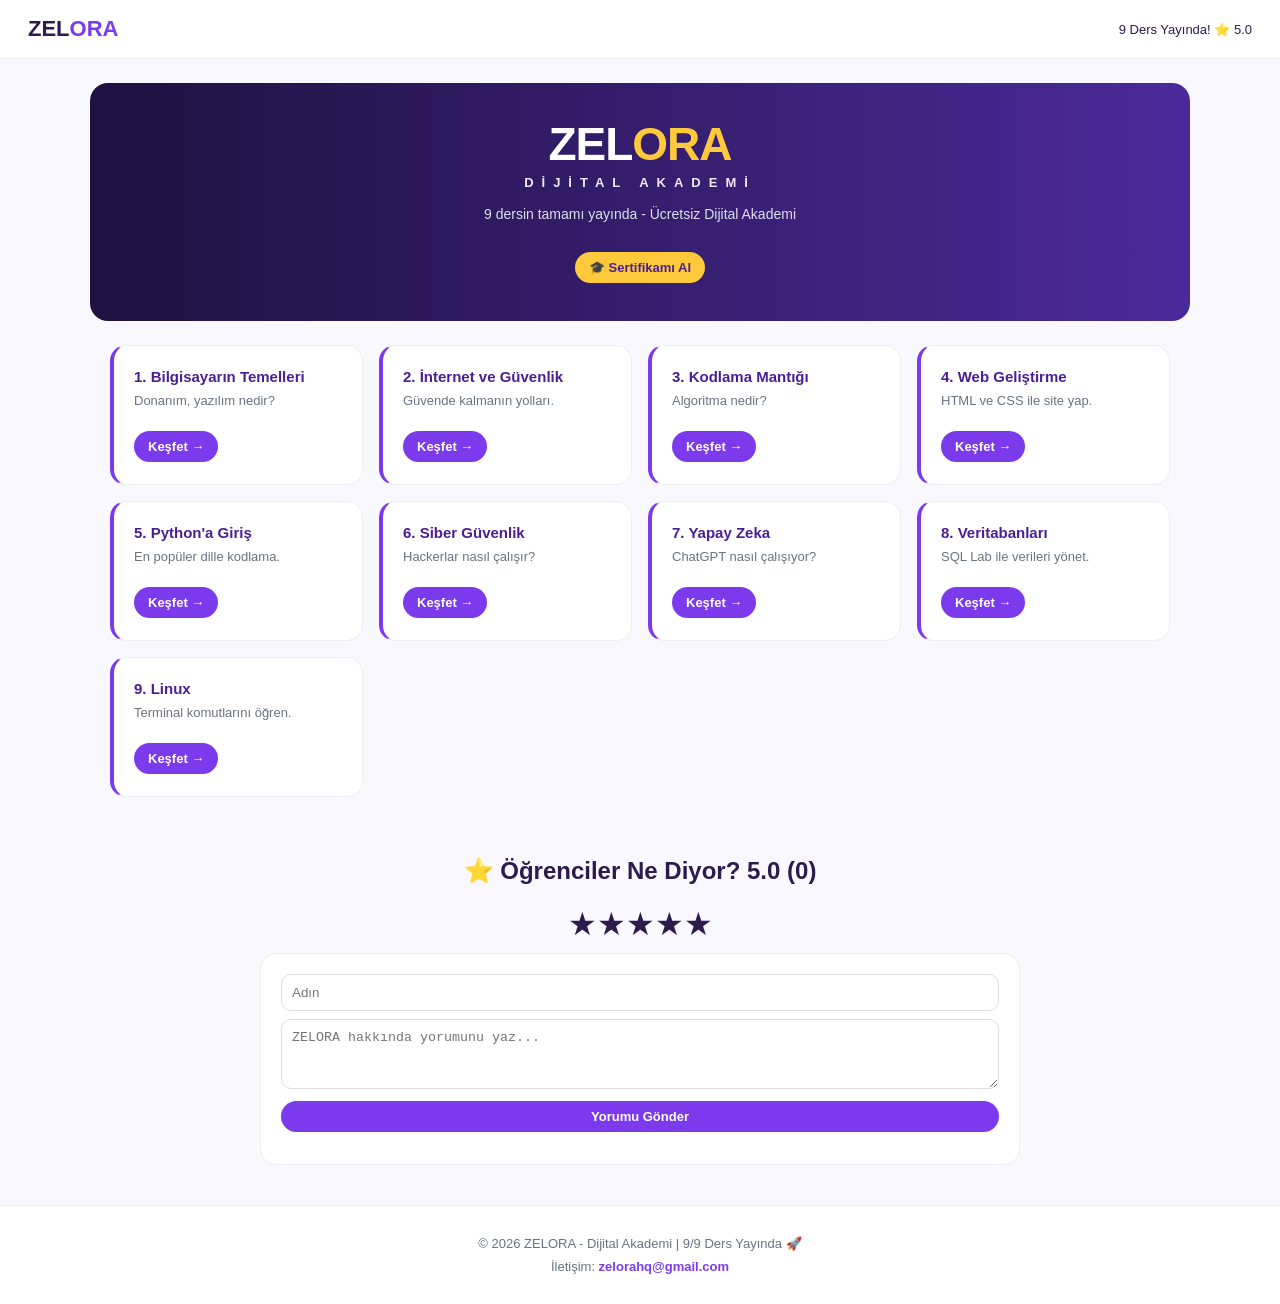
<file: index.html>
<!DOCTYPE html>
<html lang="tr">
<head>
<meta charset="UTF-8">
<meta name="viewport" content="width=device-width, initial-scale=1.0">
<title>ZELORA - Ücretsiz Dijital Akademi</title>
<style>
*{box-sizing:border-box} body{font-family:Arial,sans-serif;background:#faf8ff;margin:0;color:#2d1b4e}
header{background:white;padding:16px 28px;display:flex;justify-content:space-between;align-items:center;border-bottom:1px solid #eee;position:sticky;top:0;z-index:10}
.logo{font-weight:800;font-size:22px} .logo span{color:#7c3aed}
.banner{background:linear-gradient(90deg,#1f1140,#4a2a9a);color:white;padding:38px 30px;border-radius:18px;max-width:1100px;margin:24px auto;text-align:center}
.grid{max-width:1100px;margin:auto;display:grid;grid-template-columns:repeat(auto-fill,minmax(250px,1fr));gap:16px;padding:0 20px 40px 20px}
.card{background:white;border-radius:16px;padding:22px 20px;border:1px solid #eee;border-left:4px solid #7c3aed;display:flex;flex-direction:column;justify-content:space-between;min-height:140px}
.card h3{margin:0 0 8px 0;font-size:15px;color:#4c1d95} .card p{margin:0 0 16px 0;font-size:13px;color:#6b7280}
.btn{background:#7c3aed;color:white;padding:8px 14px;border-radius:20px;font-size:13px;font-weight:bold;text-decoration:none;width:fit-content;display:inline-block;cursor:pointer;border:0}
.btn.sari{background:#FFC93C;color:#4c1d95}
.modal{position:fixed;inset:0;background:rgba(0,0,0,.6);display:none;align-items:center;justify-content:center;z-index:99;padding:20px} .modal.active{display:flex}
.modal-box{background:white;border-radius:18px;padding:28px;max-width:420px;width:100%;text-align:center;border:2px solid #7c3aed}
.yorum-alani{max-width:800px;margin:0 auto 40px auto;padding:0 20px}
.yorum-kutu{background:white;border-radius:16px;padding:20px;border:1px solid #eee}
.yorum-item{background:#f9f7ff;border-radius:12px;padding:12px 14px;margin-bottom:10px;border:1px solid #ede9fe}
</style>
</head>
<body>
<header><div class="logo">ZEL<span>ORA</span></div><div style="font-size:13px">9 Ders Yayında! <span id="ortPuan">⭐ 5.0</span></div></header>

<div class="banner">
  <div style="font-weight:800;font-size:46px;line-height:1;letter-spacing:-1px">ZEL<span style="color:#FFC93C">ORA</span></div>
  <div style="font-size:13px;letter-spacing:8px;opacity:.9;margin-top:8px;font-weight:600">DİJİTAL AKADEMİ</div>
  <p style="margin-top:16px;font-size:14px;opacity:.85">9 dersin tamamı yayında - Ücretsiz Dijital Akademi</p>
  <button class="btn sari" onclick="document.getElementById('certModal').classList.add('active')" style="margin-top:16px">🎓 Sertifikamı Al</button>
</div>

<div class="grid">
<div class="card"><div><h3>1. Bilgisayarın Temelleri</h3><p>Donanım, yazılım nedir?</p></div><a class="btn" href="bilgisayar-temelleri.html">Keşfet →</a></div>
<div class="card"><div><h3>2. İnternet ve Güvenlik</h3><p>Güvende kalmanın yolları.</p></div><a class="btn" href="internet-ve-guvenlik.html">Keşfet →</a></div>
<div class="card"><div><h3>3. Kodlama Mantığı</h3><p>Algoritma nedir?</p></div><a class="btn" href="kodlama-mantigi.html">Keşfet →</a></div>
<div class="card"><div><h3>4. Web Geliştirme</h3><p>HTML ve CSS ile site yap.</p></div><a class="btn" href="web-gelistirme.html">Keşfet →</a></div>
<div class="card"><div><h3>5. Python'a Giriş</h3><p>En popüler dille kodlama.</p></div><a class="btn" href="python-a-giris.html">Keşfet →</a></div>
<div class="card"><div><h3>6. Siber Güvenlik</h3><p>Hackerlar nasıl çalışır?</p></div><a class="btn" href="siber-guvenlik.html">Keşfet →</a></div>
<div class="card"><div><h3>7. Yapay Zeka</h3><p>ChatGPT nasıl çalışıyor?</p></div><a class="btn" href="yapay-zeka.html">Keşfet →</a></div>
<div class="card"><div><h3>8. Veritabanları</h3><p>SQL Lab ile verileri yönet.</p></div><a class="btn" href="veritabanlari.html">Keşfet →</a></div>
<div class="card"><div><h3>9. Linux</h3><p>Terminal komutlarını öğren.</p></div><a class="btn" href="linux.html">Keşfet →</a></div>
</div>

<div class="yorum-alani">
<h2 style="text-align:center">⭐ Öğrenciler Ne Diyor? <span id="avg">5.0</span> (<span id="count">0</span>)</h2>
<div id="stars" style="font-size:32px;text-align:center;cursor:pointer;margin:10px 0">★★★★★</div>
<div class="yorum-kutu">
<input id="yAd" placeholder="Adın" style="width:100%;padding:10px;border-radius:10px;border:1px solid #ddd;margin-bottom:8px">
<textarea id="yYorum" placeholder="ZELORA hakkında yorumunu yaz..." style="width:100%;padding:10px;border-radius:10px;border:1px solid #ddd;height:70px"></textarea>
<button class="btn" style="width:100%;margin-top:8px" onclick="yorumEkle()">Yorumu Gönder</button>
<p id="durum" style="font-size:12px;color:#888;text-align:center;margin-top:8px"></p>
</div>
<div id="yorumList" style="margin-top:16px"></div>
</div>

<div id="certModal" class="modal" onclick="if(event.target==this)this.classList.remove('active')">
<div class="modal-box">
<h3>🎓 ZELORA Sertifikası</h3>
<input id="ad" placeholder="Ad Soyad" style="width:100%;padding:12px;border-radius:10px;border:1px solid #ddd;margin:15px 0">
<button class="btn" style="width:100%" onclick="sertifikaYap()">Sertifikayı İndir</button>
<button onclick="document.getElementById('certModal').classList.remove('active')" style="margin-top:10px;background:none;border:0;color:#999;cursor:pointer">Kapat</button>
<canvas id="cert" width="800" height="500" style="display:none"></canvas>
</div>
</div>

<footer style="text-align:center;padding:30px 20px;color:#6b7280;font-size:13px;background:white;border-top:1px solid #eee">
  <div>© 2026 ZELORA - Dijital Akademi | 9/9 Ders Yayında 🚀</div>
  <div style="margin-top:8px">İletişim: <a href="mailto:zelorahq@gmail.com" style="color:#7c3aed;font-weight:bold;text-decoration:none">zelorahq@gmail.com</a></div>
</footer>

<script>
function sertifikaYap(){
const ad=document.getElementById('ad').value||'Zelora Öğrencisi';
const c=document.getElementById('cert'); const ctx=c.getContext('2d');
ctx.fillStyle='#4a2a9a'; ctx.fillRect(0,0,800,500);
ctx.fillStyle='#FFC93C'; ctx.fillRect(15,15,770,470);
ctx.fillStyle='white'; ctx.fillRect(25,25,750,450);
ctx.fillStyle='#2d1b4e'; ctx.font='bold 36px Arial'; ctx.fillText('ZELORA ACADEMY',240,130);
ctx.font='18px Arial'; ctx.fillText('Ücretsiz Dijital Akademi - Başarı Sertifikası',210,170);
ctx.font='bold 30px Arial'; ctx.textAlign='center'; ctx.fillText(ad,400,260); ctx.textAlign='left';
ctx.font='14px Arial'; ctx.fillText('9 dersi tamamladı - '+new Date().toLocaleDateString('tr-TR'),200,310);
const a=document.createElement('a'); a.download='ZELORA-Sertifika.png'; a.href=c.toDataURL(); a.click();
document.getElementById('certModal').classList.remove('active');
}
let puan=5; let yorumlar=JSON.parse(localStorage.getItem('zelora_yorum')||'[]');
const starEl=document.getElementById('stars');
starEl.onclick=(e)=>{puan=Math.ceil((e.offsetX/starEl.offsetWidth)*5)||5; starEl.innerText='★'.repeat(puan)+'☆'.repeat(5-puan)};
function yorumEkle(){
const ad=document.getElementById('yAd').value||'Anonim'; const y=document.getElementById('yYorum').value;
if(!y) return alert('Yorum yaz fındığım!');
yorumlar.unshift({ad,yorum:y,puan}); localStorage.setItem('zelora_yorum',JSON.stringify(yorumlar)); document.getElementById('yYorum').value=''; listele();
}
function listele(){
let t=0; const list=document.getElementById('yorumList');
list.innerHTML=yorumlar.map(r=>{t+=r.puan; return `<div class="yorum-item"><b>${r.ad}</b> ${'★'.repeat(r.puan)}<p style="margin:4px 0 0;font-size:13px">${r.yorum}</p></div>`}).join('');
if(yorumlar.length){document.getElementById('avg').innerText=(t/yorumlar.length).toFixed(1); document.getElementById('count').innerText=yorumlar.length; document.getElementById('ortPuan').innerText='⭐ '+(t/yorumlar.length).toFixed(1)}
}
listele();
</script>
</body>
</html>
</file>
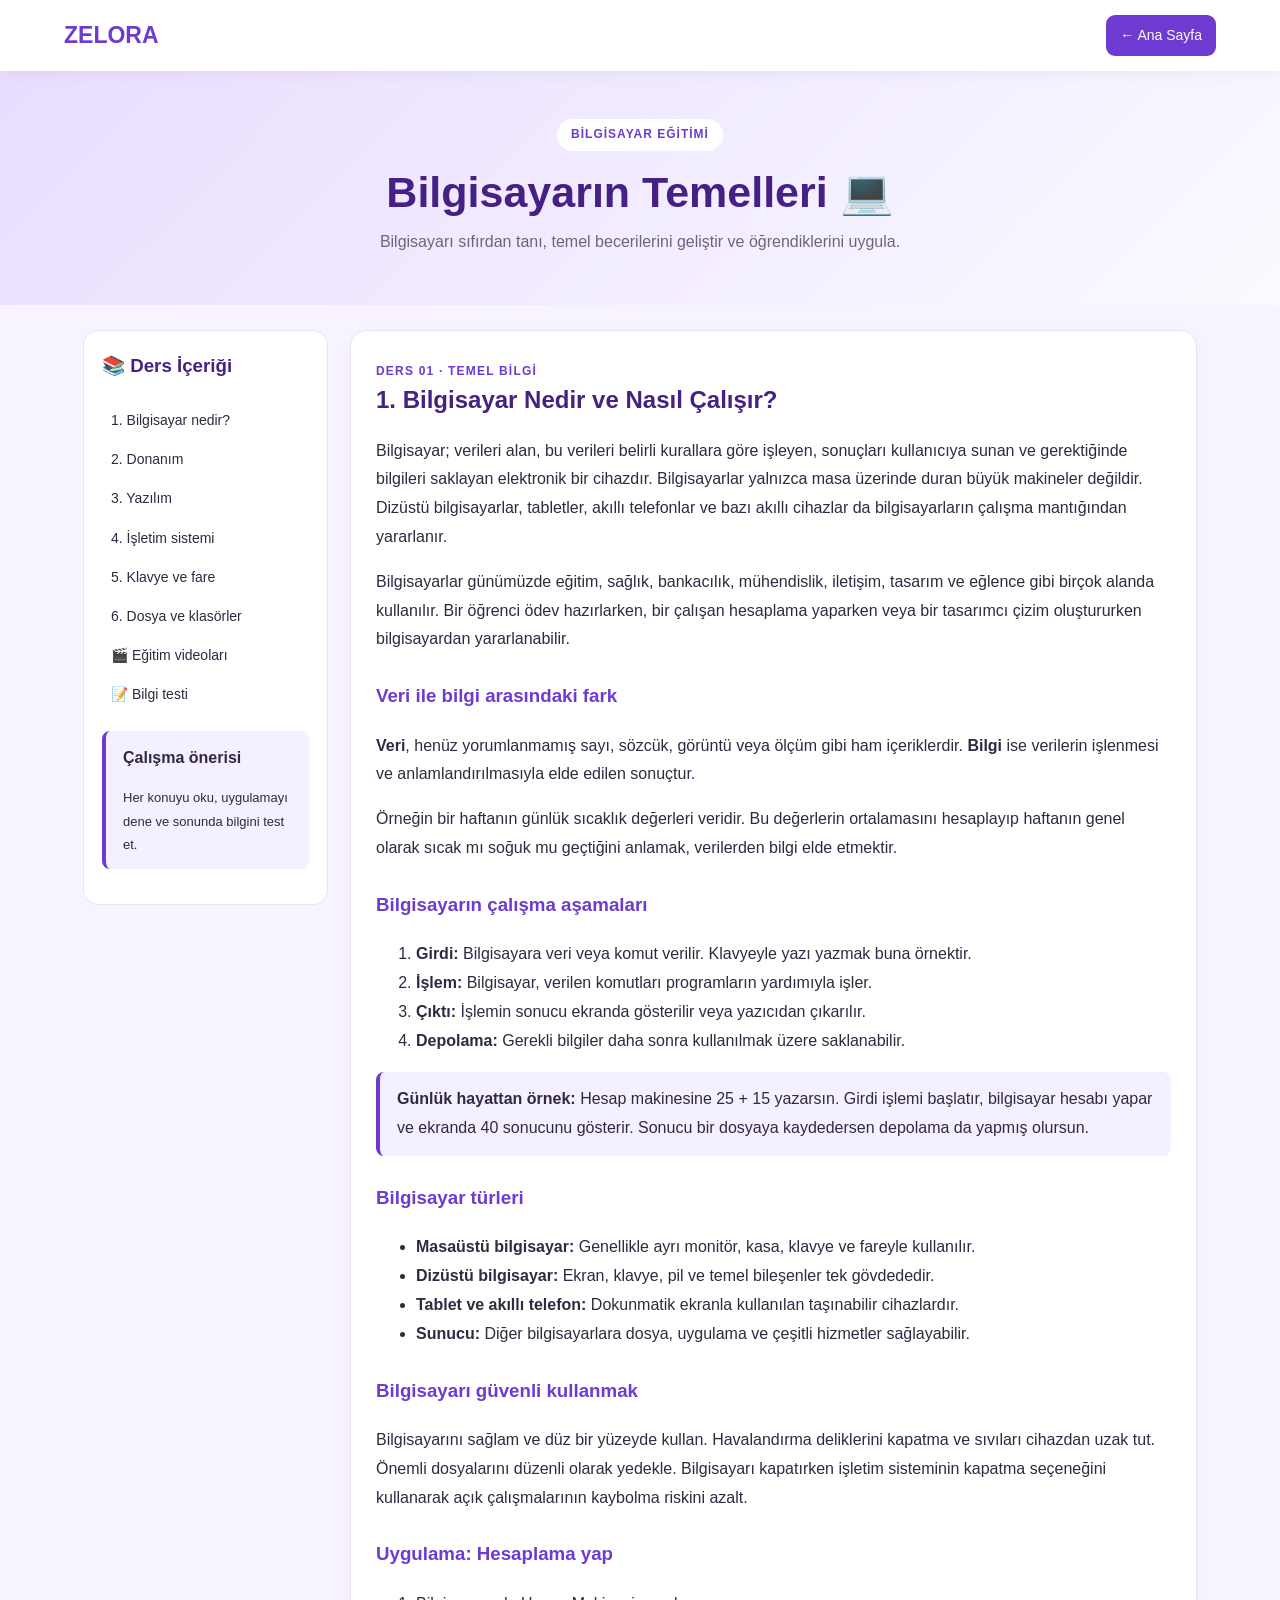
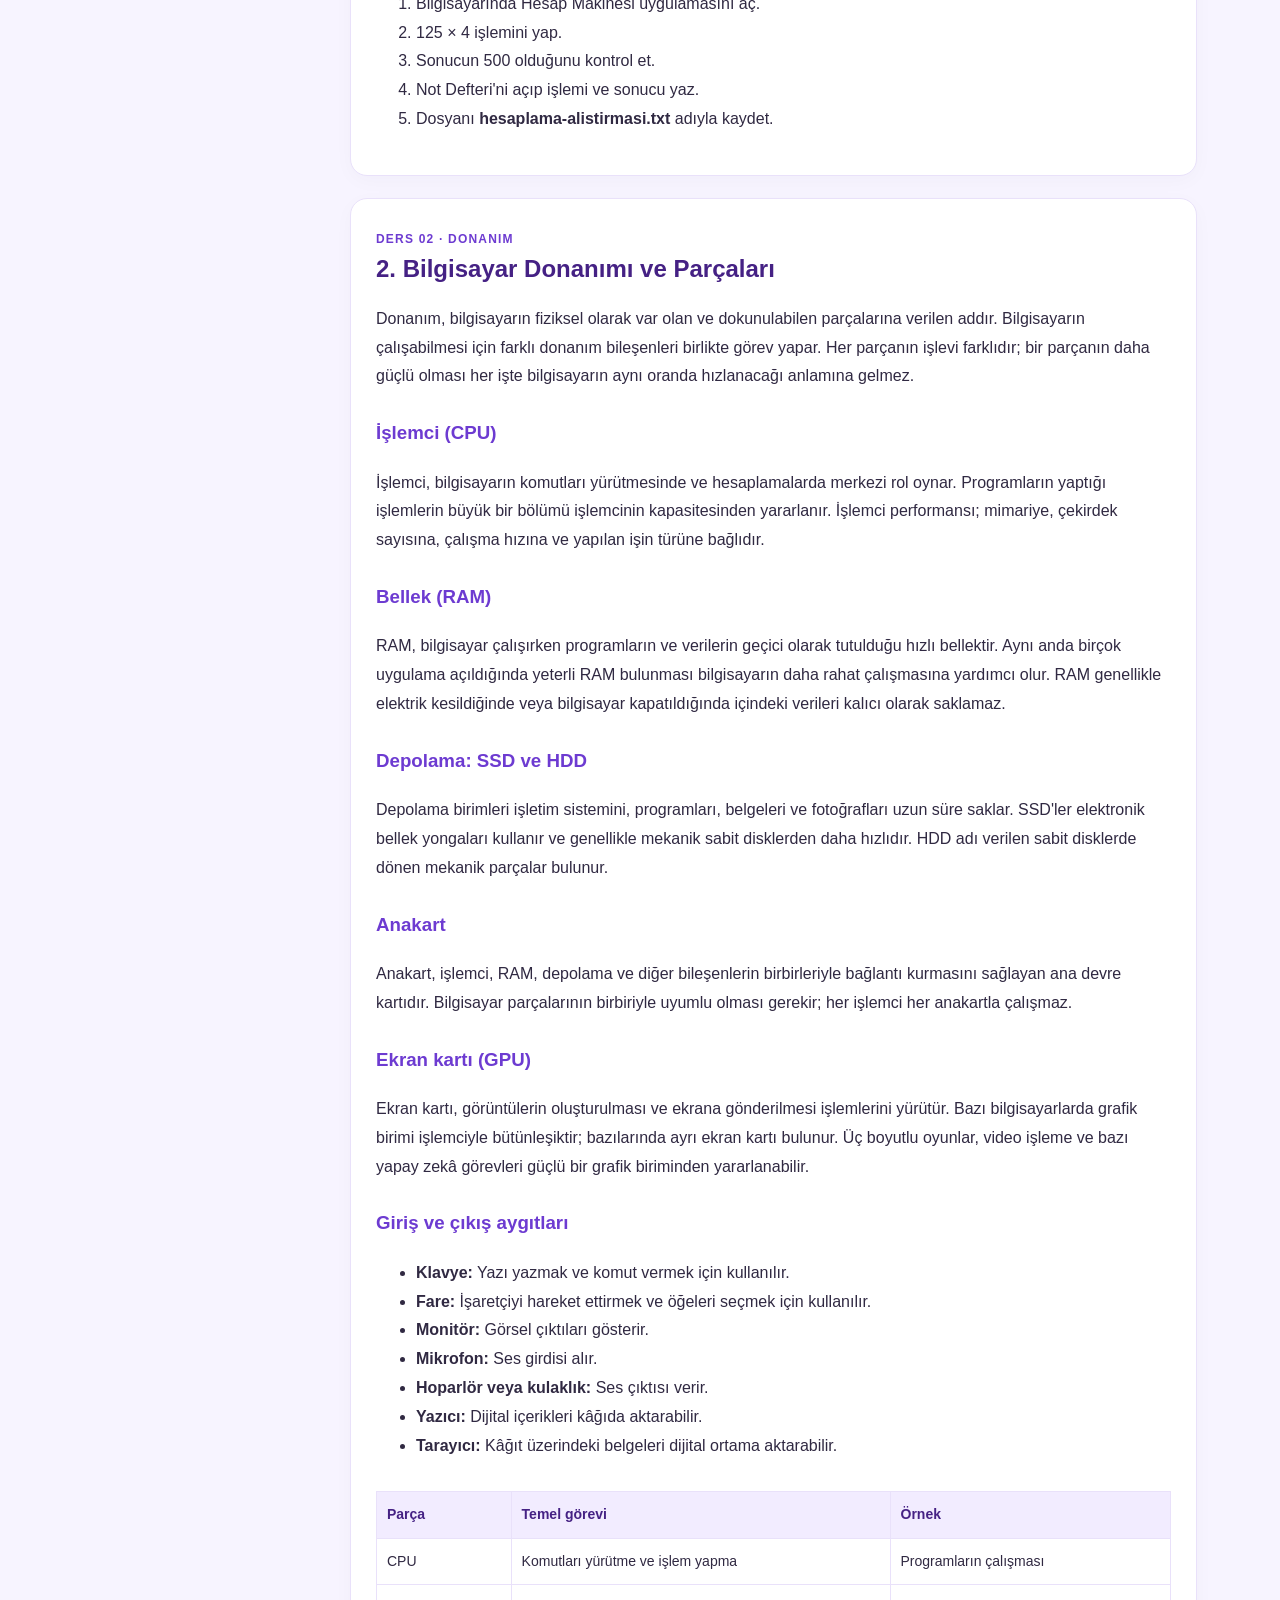
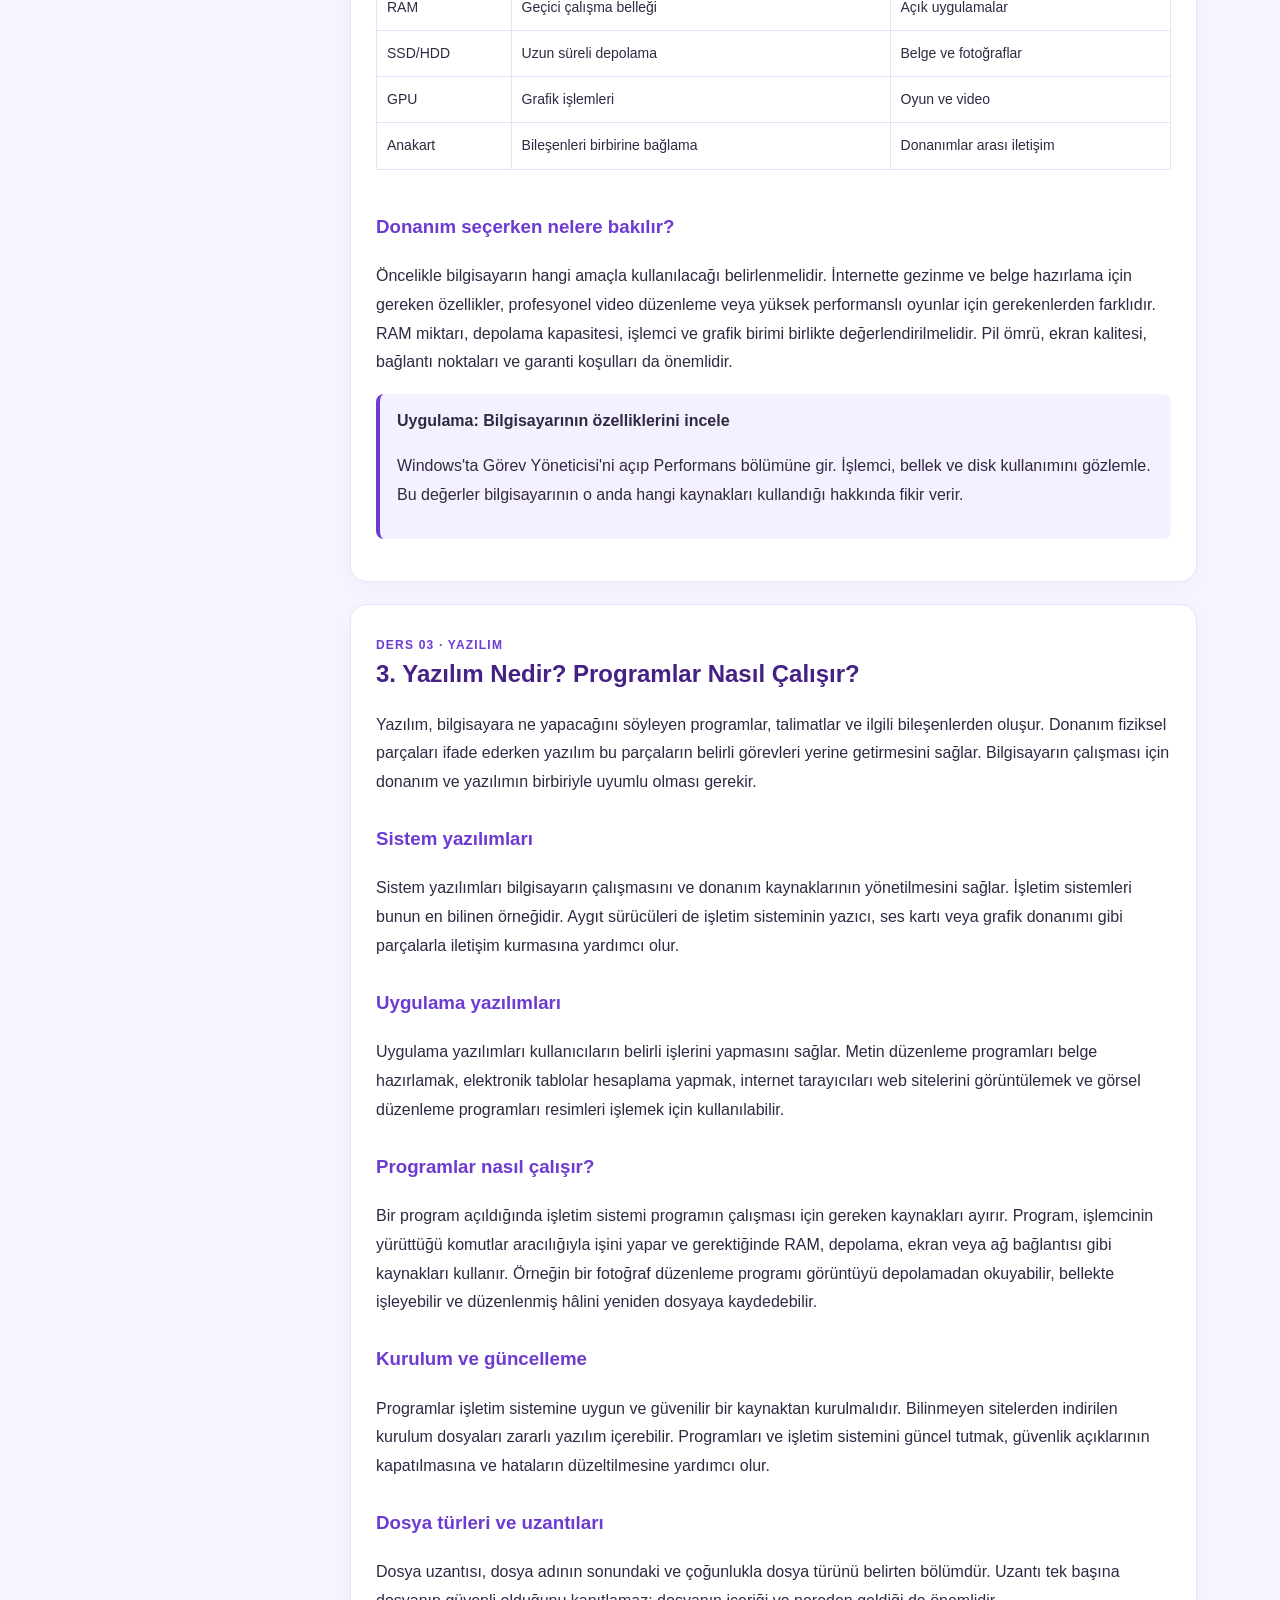
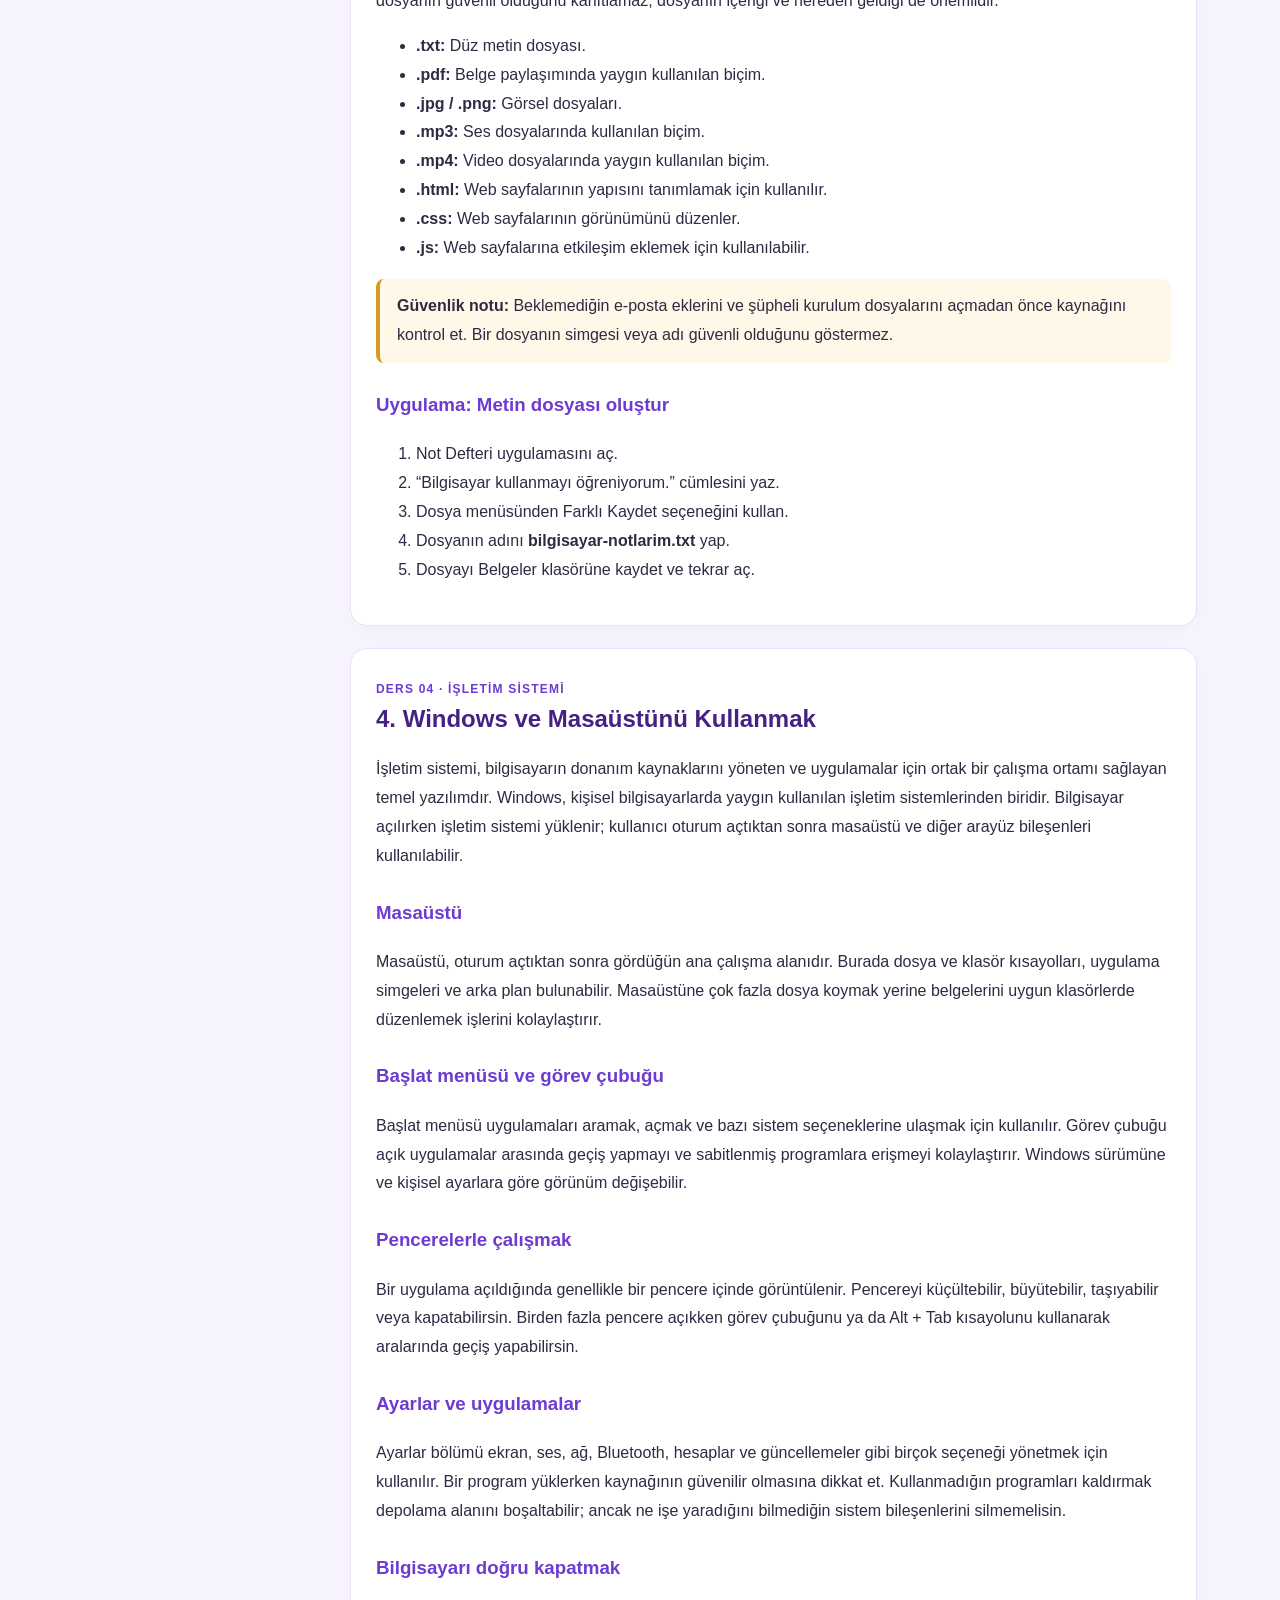
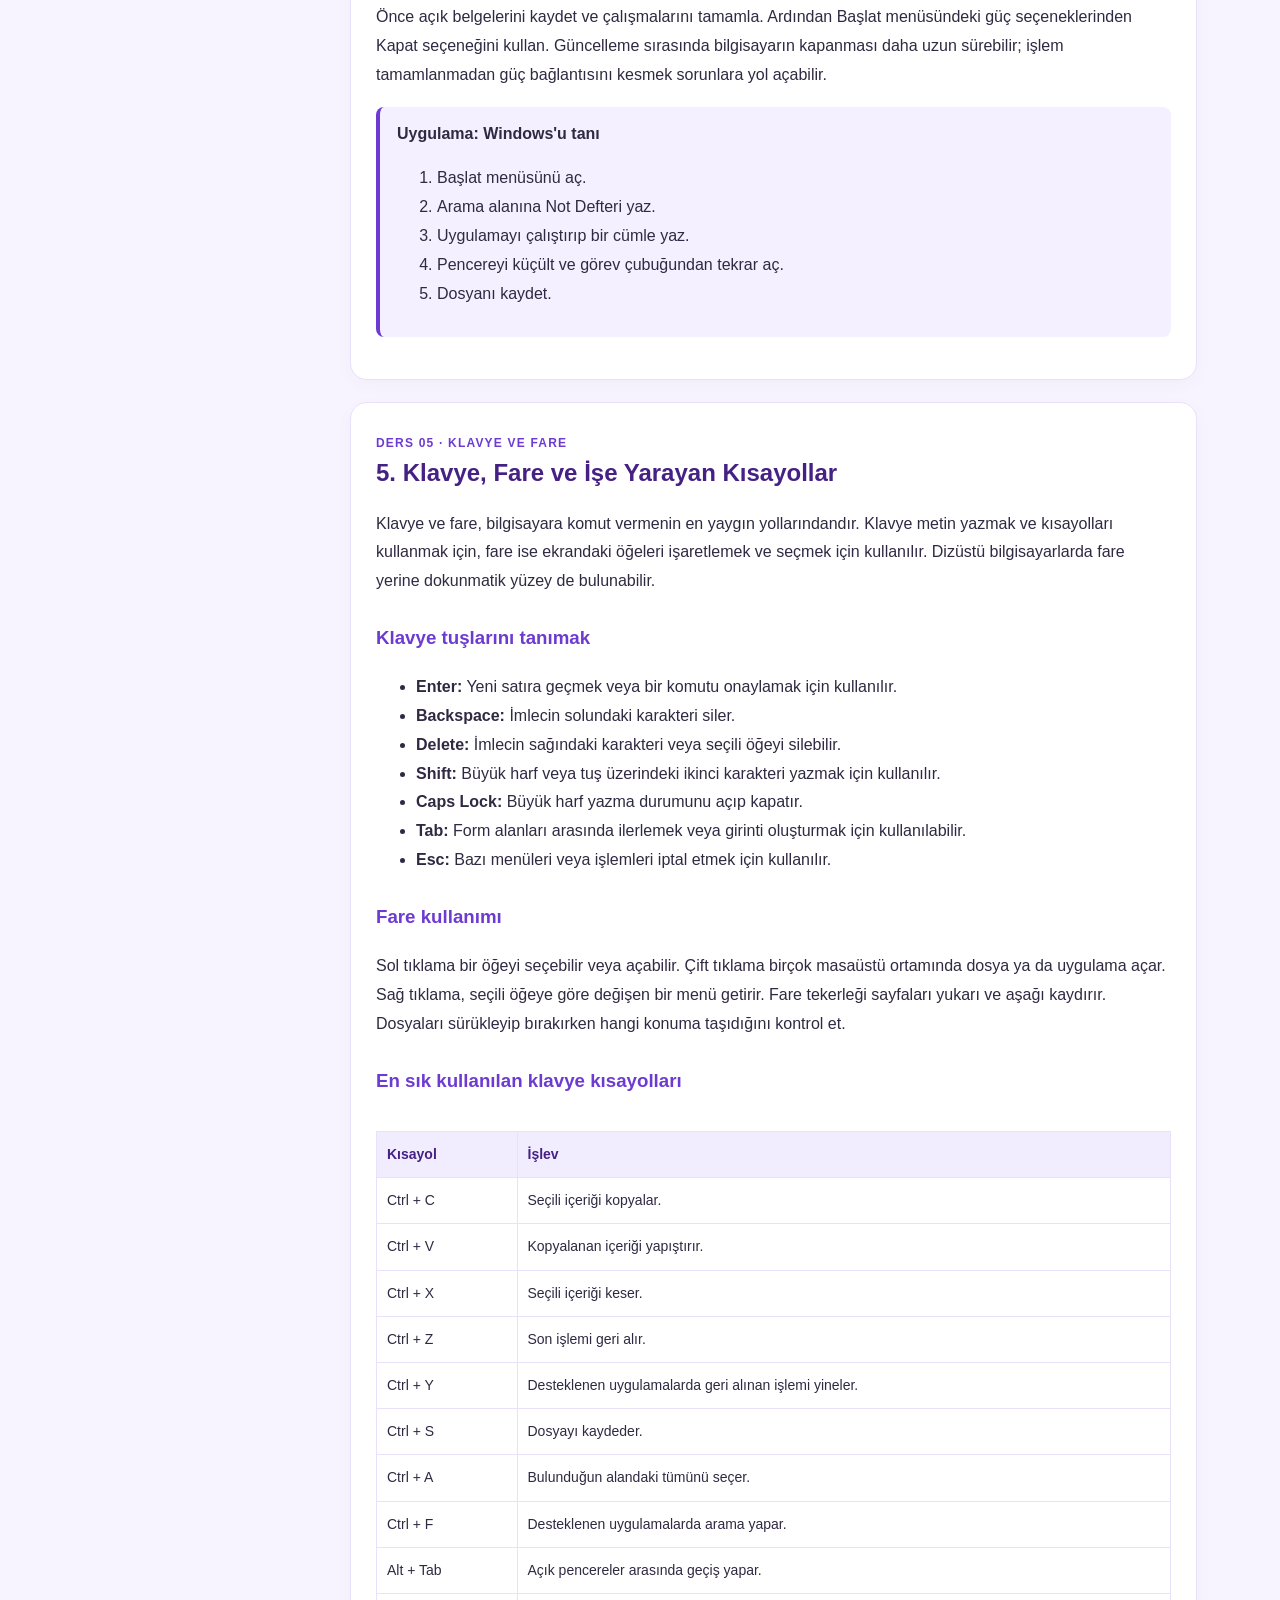
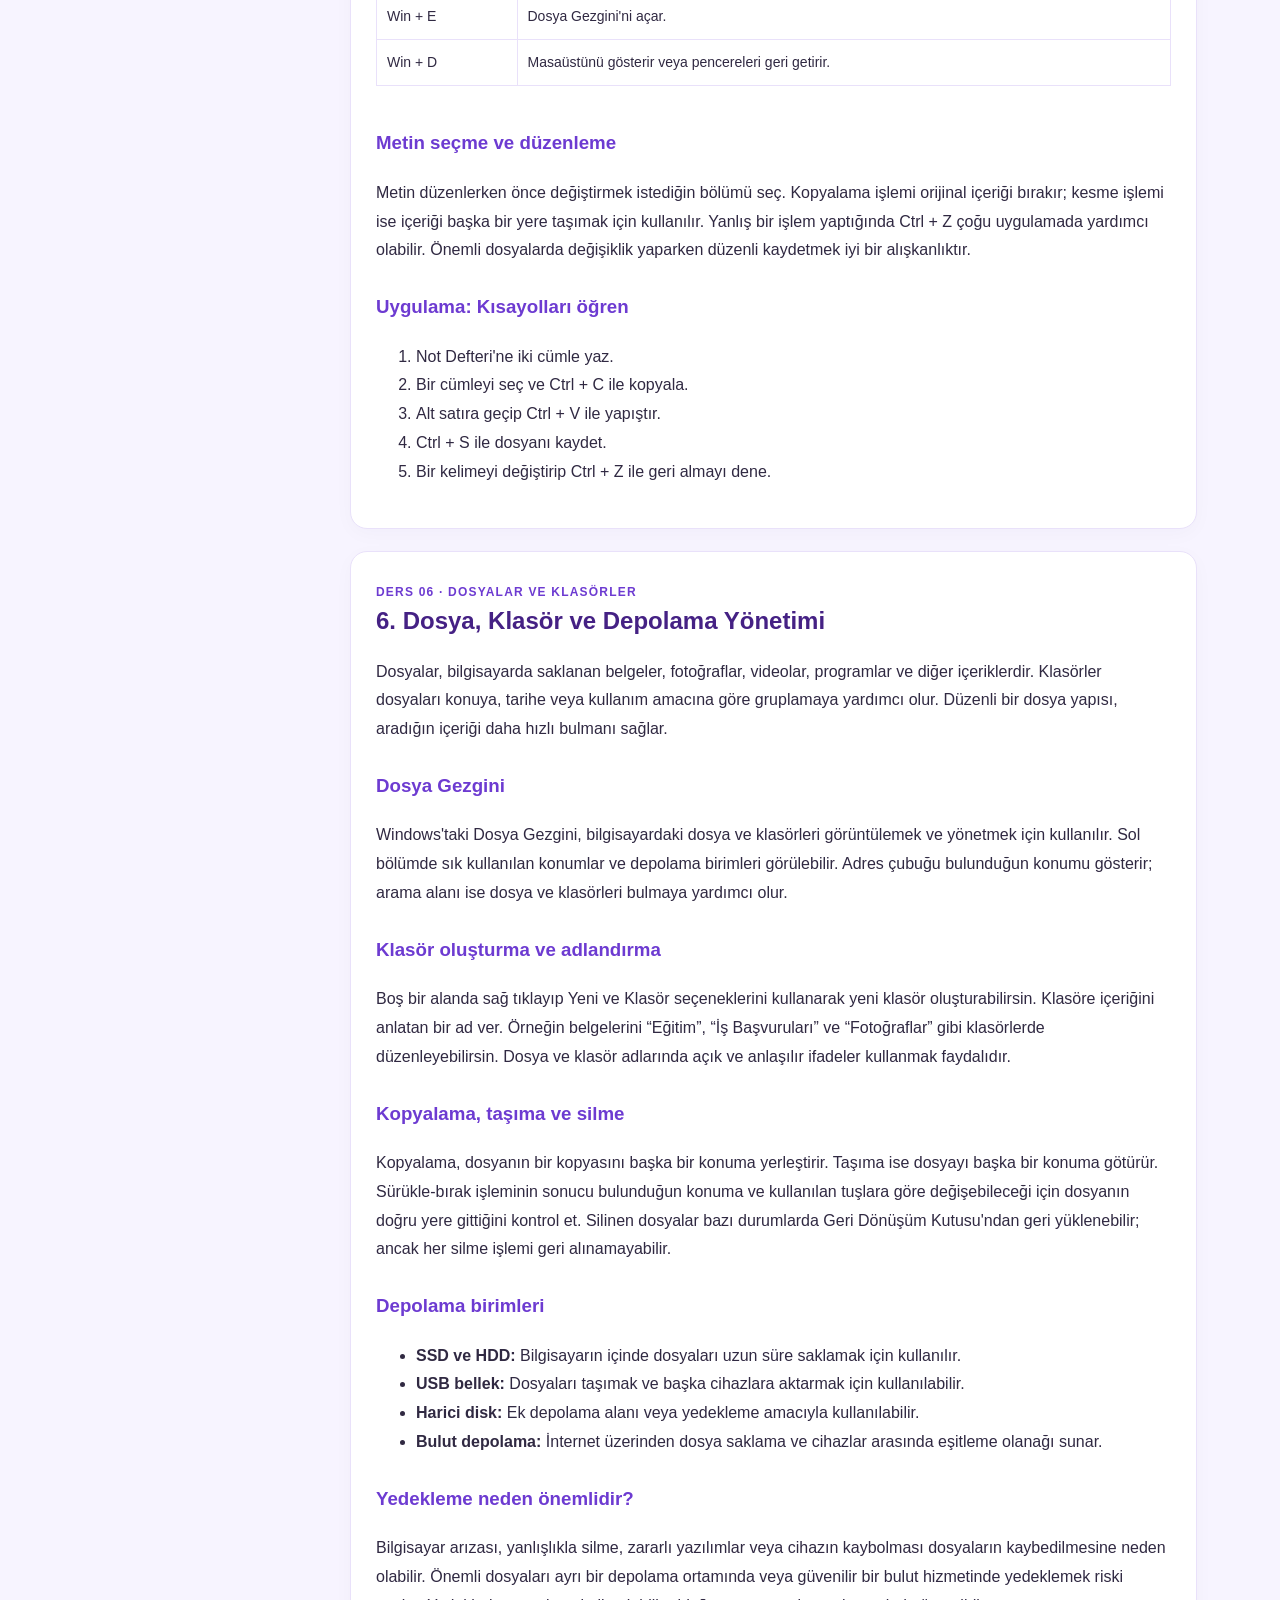
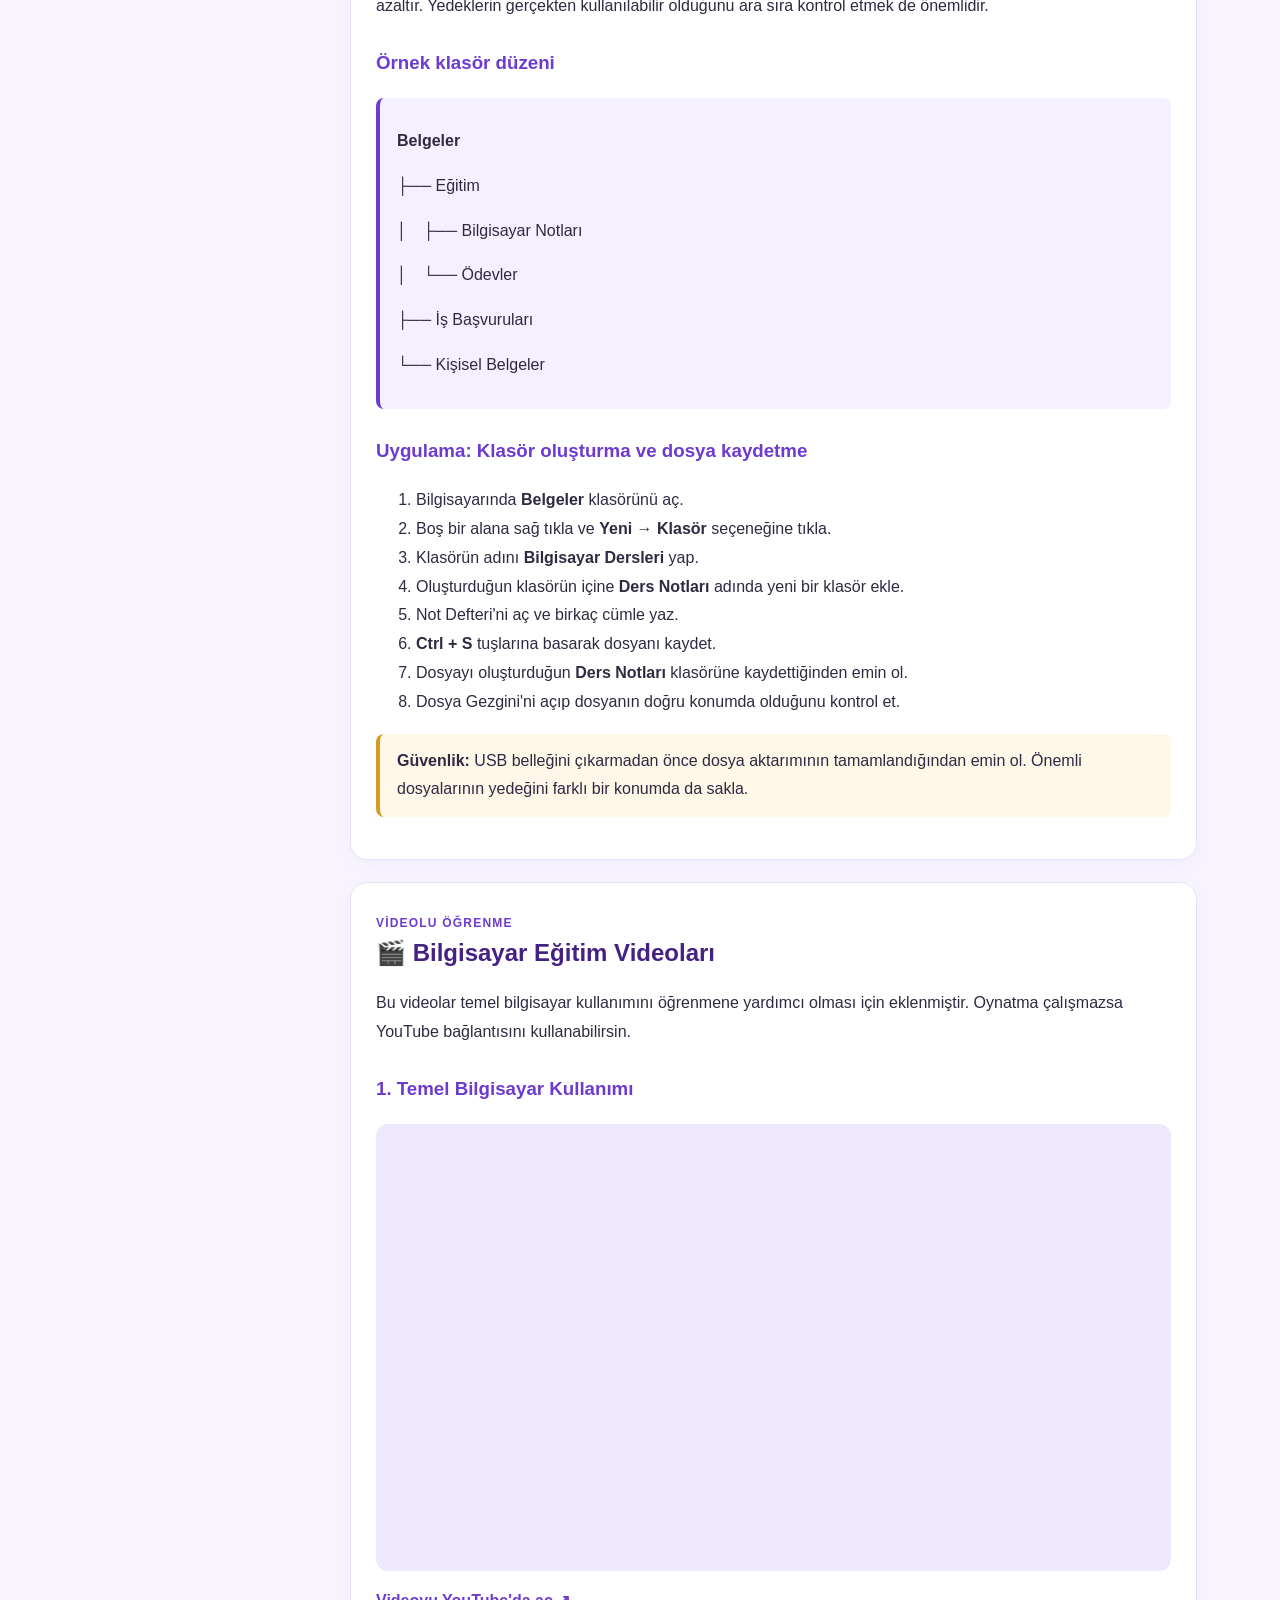
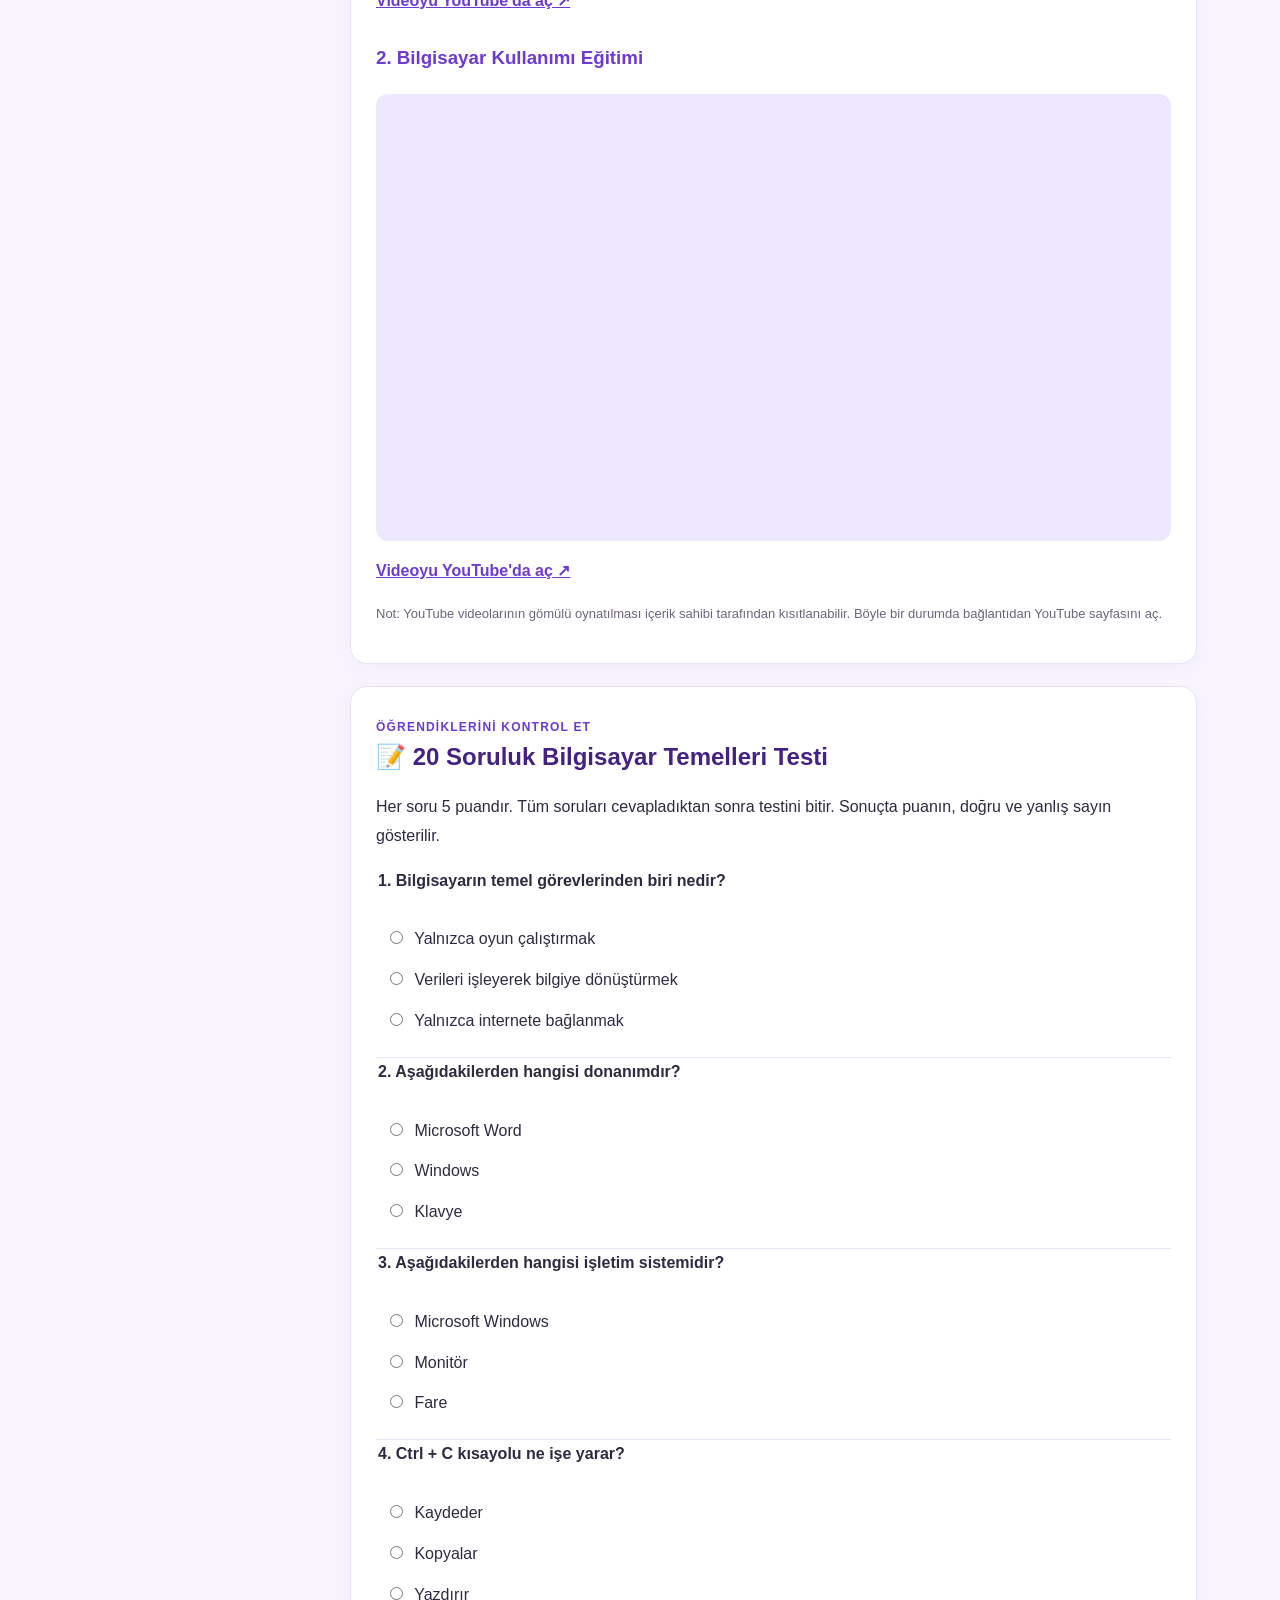
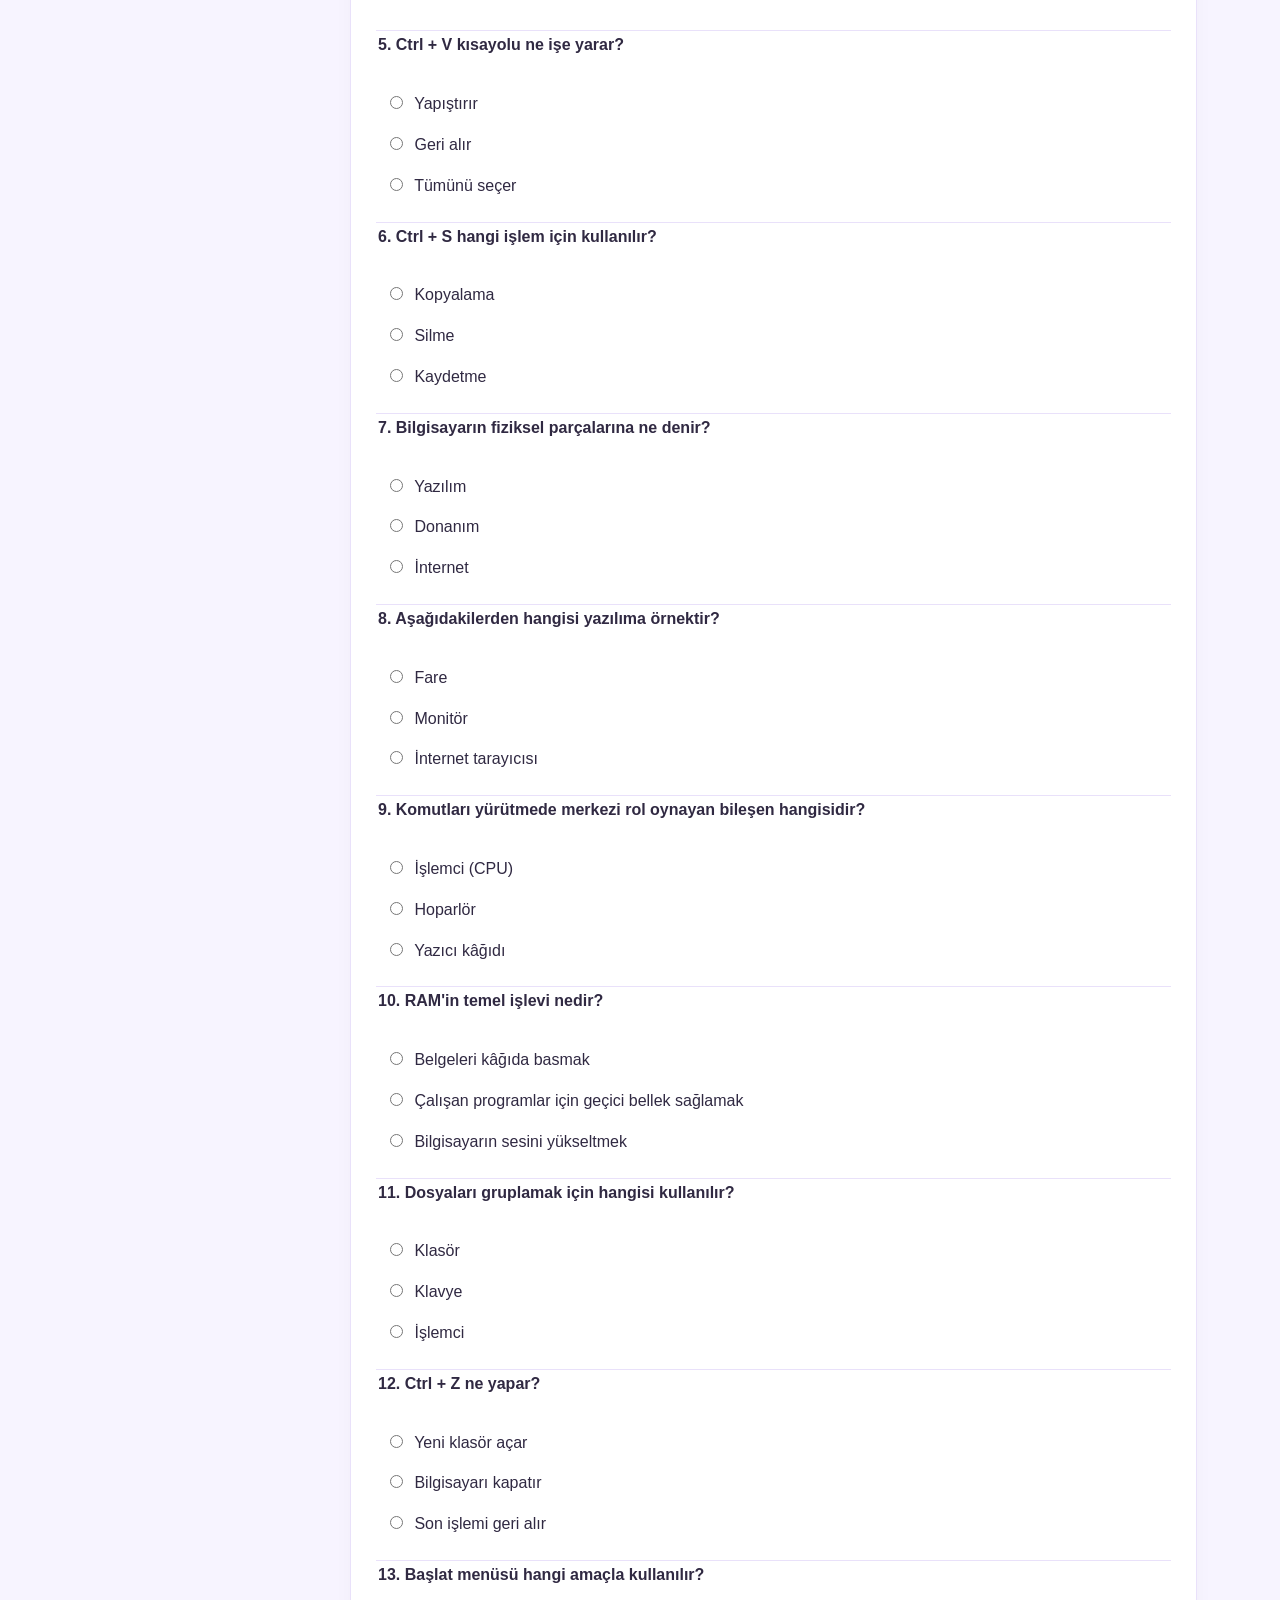
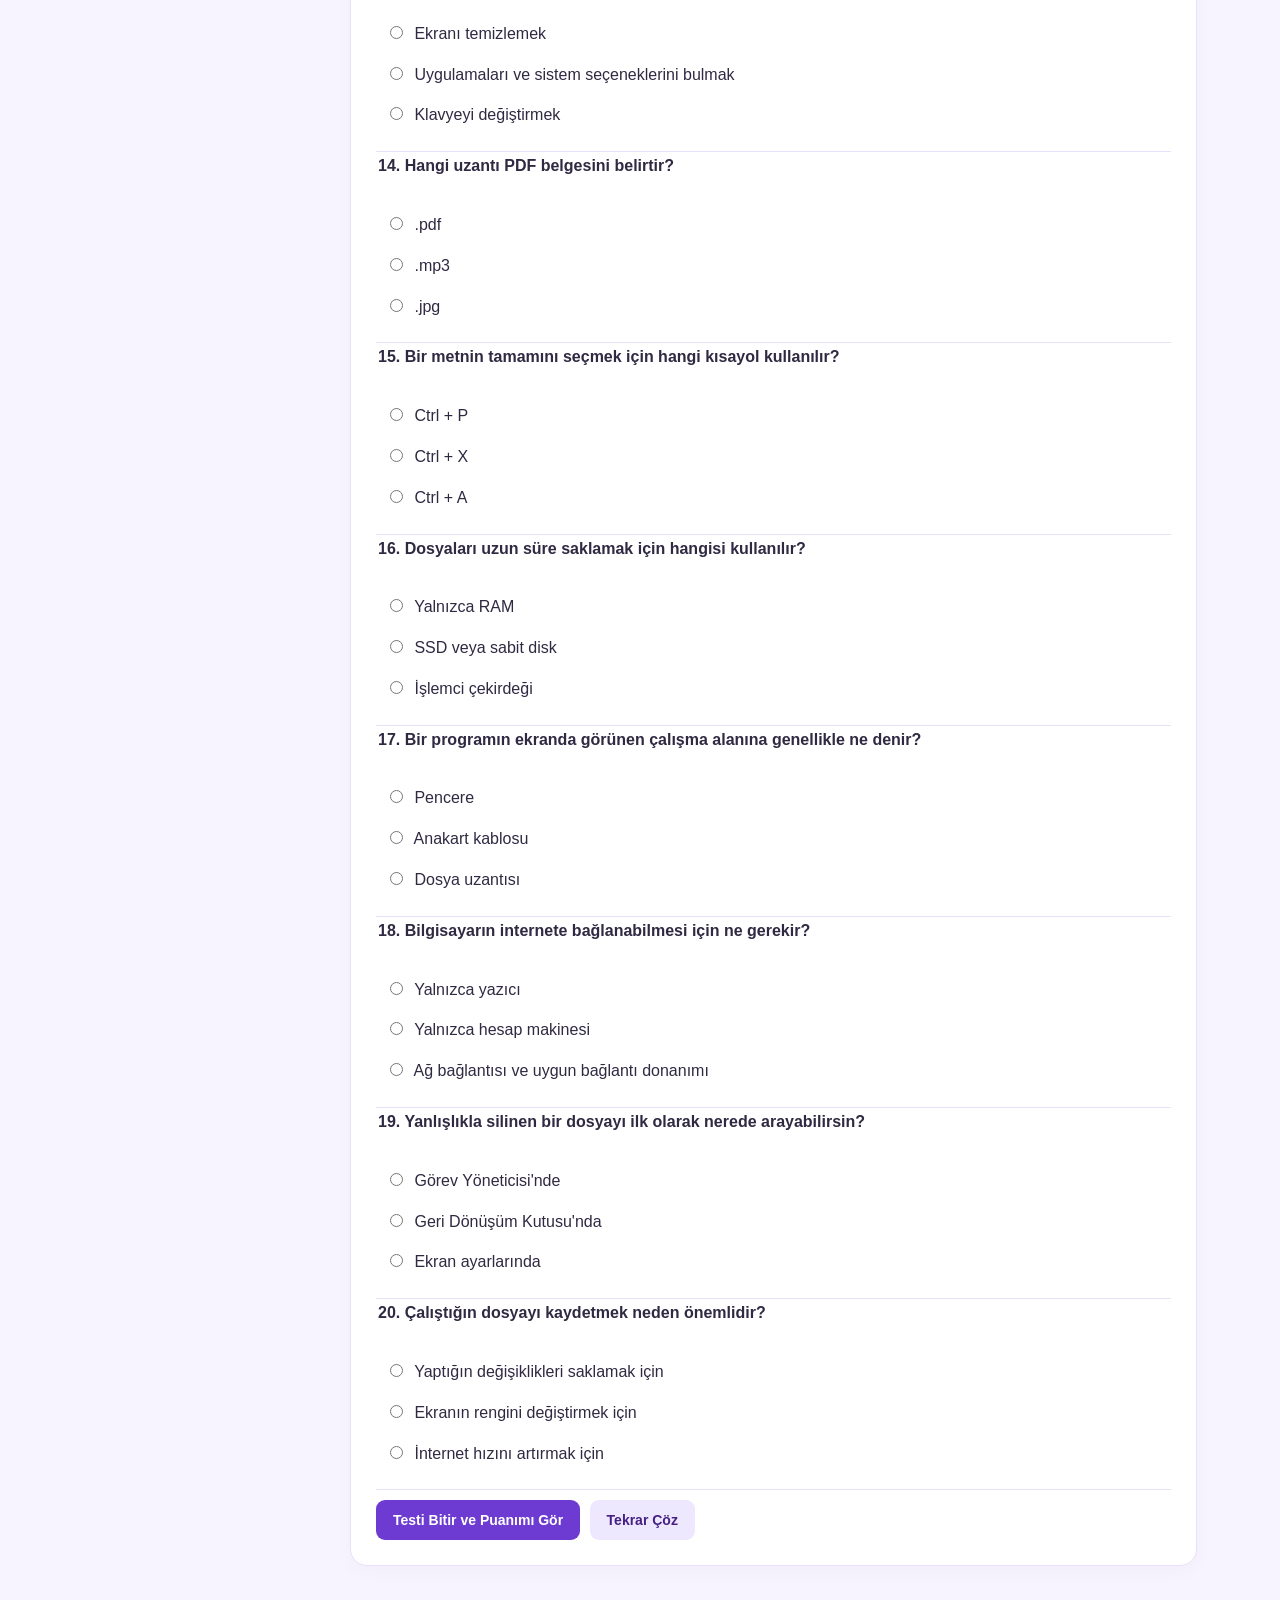
<file: bilgisayar-temelleri.html>
<!DOCTYPE html>
<html lang="tr">
<head>
<meta charset="UTF-8">
<meta name="viewport" content="width=device-width, initial-scale=1.0">
<title>Bilgisayarın Temelleri | ZELORA</title>

<style>
*{box-sizing:border-box}
:root{
  --mor:#6d3bd1;
  --koyu:#452184;
  --acik:#f7f4ff;
  --metin:#302942;
  --soluk:#6d657b;
  --kenar:#e9e1fa;
}
html{scroll-behavior:smooth}
body{
  margin:0;
  font-family:Arial,sans-serif;
  background:var(--acik);
  color:var(--metin);
  line-height:1.8;
}
header{
  background:white;
  padding:15px 5%;
  display:flex;
  justify-content:space-between;
  align-items:center;
  gap:12px;
  flex-wrap:wrap;
  box-shadow:0 3px 15px #27114b0d;
  position:sticky;
  top:0;
  z-index:5;
}
.logo{
  font-size:23px;
  font-weight:800;
  color:var(--mor);
  text-decoration:none;
}
.geri{
  background:var(--mor);
  color:white;
  padding:8px 14px;
  border-radius:9px;
  text-decoration:none;
  font-size:14px;
}
.hero{
  padding:48px 20px;
  text-align:center;
  background:linear-gradient(135deg,#e9ddff,#fbfaff);
}
.etiket{
  display:inline-block;
  background:white;
  color:var(--mor);
  border-radius:20px;
  padding:5px 14px;
  font-size:12px;
  font-weight:bold;
  letter-spacing:1px;
}
.hero h1{
  font-size:clamp(29px,5vw,43px);
  line-height:1.25;
  color:var(--koyu);
  margin:15px 0 8px;
}
.hero p{color:var(--soluk);margin:0}
.layout{
  max-width:1150px;
  padding:25px 18px;
  margin:auto;
  display:grid;
  grid-template-columns:245px minmax(0,1fr);
  gap:22px;
  align-items:start;
}
.menu{
  background:white;
  border:1px solid var(--kenar);
  border-radius:15px;
  padding:18px;
  position:sticky;
  top:90px;
}
.menu h3{margin-top:0;color:var(--koyu)}
.menu a{
  display:block;
  text-decoration:none;
  color:var(--metin);
  padding:7px 9px;
  border-radius:7px;
  font-size:14px;
}
.menu a:hover{background:#f1eaff;color:var(--mor)}
.icerik{min-width:0}
.kart{
  background:white;
  padding:25px;
  border-radius:17px;
  margin-bottom:22px;
  border:1px solid var(--kenar);
  box-shadow:0 5px 20px #35205b07;
  scroll-margin-top:90px;
}
.kart h2{
  margin-top:0;
  color:var(--koyu);
  line-height:1.35;
}
.kart h3{color:var(--mor);margin-top:25px}
.kart h4{margin-bottom:5px;color:#51416f}
.konu-no{
  color:var(--mor);
  font-weight:bold;
  font-size:12px;
  letter-spacing:1.2px;
}
.kutu{
  background:#f5f0ff;
  border-left:4px solid var(--mor);
  padding:13px 17px;
  border-radius:8px;
  margin:17px 0;
}
.uyari{
  background:#fff7e7;
  border-left:4px solid #d69a22;
  padding:13px 17px;
  border-radius:8px;
  margin:17px 0;
}
.tablo-kaydir{overflow-x:auto}
table{
  border-collapse:collapse;
  width:100%;
  margin:15px 0;
  font-size:14px;
}
th,td{
  border:1px solid var(--kenar);
  padding:10px;
  text-align:left;
  vertical-align:top;
}
th{background:#f2ecff;color:var(--koyu)}
.video-kutu{
  width:100%;
  aspect-ratio:16/9;
  background:#eee8ff;
  border-radius:12px;
  overflow:hidden;
  margin:15px 0;
}
.video-kutu iframe{width:100%;height:100%;border:0}
.video-link{color:var(--mor);font-weight:bold}
.soru{
  border:0;
  border-bottom:1px solid var(--kenar);
  padding:15px 0;
  margin:0;
}
.soru legend{font-weight:bold;margin-bottom:9px}
.soru label{
  display:block;
  padding:6px 9px;
  border-radius:7px;
  cursor:pointer;
}
.soru label:hover{background:#f7f3ff}
.soru input{accent-color:var(--mor);margin-right:7px}
.buton{
  background:var(--mor);
  color:white;
  border:0;
  border-radius:9px;
  padding:12px 17px;
  font-size:14px;
  font-weight:bold;
  cursor:pointer;
  margin:10px 5px 0 0;
}
.buton:hover{background:var(--koyu)}
.buton.ikincil{background:#eee8ff;color:var(--koyu)}
#sonuc{
  display:none;
  margin-top:20px;
  padding:18px;
  border-radius:12px;
  background:#f3edff;
}
#sonuc h3{margin-top:0;color:var(--koyu)}
.kaynak-notu{font-size:13px;color:var(--soluk)}
footer{text-align:center;padding:25px;color:var(--soluk)}
@media(max-width:800px){
  .layout{grid-template-columns:1fr}
  .menu{position:static}
  .menu-listesi{
    display:grid;
    grid-template-columns:repeat(2,minmax(0,1fr));
    gap:3px;
  }
}
@media(max-width:500px){
  .kart{padding:18px}
  .menu-listesi{grid-template-columns:1fr 1fr}
}
</style>
</head>

<body>

<header>
  <a class="logo" href="index.html">ZELORA</a>
  <a class="geri" href="index.html">← Ana Sayfa</a>
</header>

<section class="hero">
  <span class="etiket">BİLGİSAYAR EĞİTİMİ</span>
  <h1>Bilgisayarın Temelleri 💻</h1>
  <p>Bilgisayarı sıfırdan tanı, temel becerilerini geliştir ve öğrendiklerini uygula.</p>
</section>

<main class="layout">

<nav class="menu" aria-label="Ders içindekiler">
  <h3>📚 Ders İçeriği</h3>
  <div class="menu-listesi">
    <a href="#ders1">1. Bilgisayar nedir?</a>
    <a href="#ders2">2. Donanım</a>
    <a href="#ders3">3. Yazılım</a>
    <a href="#ders4">4. İşletim sistemi</a>
    <a href="#ders5">5. Klavye ve fare</a>
    <a href="#ders6">6. Dosya ve klasörler</a>
    <a href="#videolar">🎬 Eğitim videoları</a>
    <a href="#test">📝 Bilgi testi</a>
  </div>
  <div class="kutu">
    <strong>Çalışma önerisi</strong>
    <p style="margin-bottom:0;font-size:13px">Her konuyu oku, uygulamayı dene ve sonunda bilgini test et.</p>
  </div>
</nav>

<div class="icerik">

<section class="kart" id="ders1">
<span class="konu-no">DERS 01 · TEMEL BİLGİ</span>
<h2>1. Bilgisayar Nedir ve Nasıl Çalışır?</h2>

<p>Bilgisayar; verileri alan, bu verileri belirli kurallara göre işleyen, sonuçları kullanıcıya sunan ve gerektiğinde bilgileri saklayan elektronik bir cihazdır. Bilgisayarlar yalnızca masa üzerinde duran büyük makineler değildir. Dizüstü bilgisayarlar, tabletler, akıllı telefonlar ve bazı akıllı cihazlar da bilgisayarların çalışma mantığından yararlanır.</p>

<p>Bilgisayarlar günümüzde eğitim, sağlık, bankacılık, mühendislik, iletişim, tasarım ve eğlence gibi birçok alanda kullanılır. Bir öğrenci ödev hazırlarken, bir çalışan hesaplama yaparken veya bir tasarımcı çizim oluştururken bilgisayardan yararlanabilir.</p>

<h3>Veri ile bilgi arasındaki fark</h3>
<p><strong>Veri</strong>, henüz yorumlanmamış sayı, sözcük, görüntü veya ölçüm gibi ham içeriklerdir. <strong>Bilgi</strong> ise verilerin işlenmesi ve anlamlandırılmasıyla elde edilen sonuçtur.</p>
<p>Örneğin bir haftanın günlük sıcaklık değerleri veridir. Bu değerlerin ortalamasını hesaplayıp haftanın genel olarak sıcak mı soğuk mu geçtiğini anlamak, verilerden bilgi elde etmektir.</p>

<h3>Bilgisayarın çalışma aşamaları</h3>
<ol>
<li><strong>Girdi:</strong> Bilgisayara veri veya komut verilir. Klavyeyle yazı yazmak buna örnektir.</li>
<li><strong>İşlem:</strong> Bilgisayar, verilen komutları programların yardımıyla işler.</li>
<li><strong>Çıktı:</strong> İşlemin sonucu ekranda gösterilir veya yazıcıdan çıkarılır.</li>
<li><strong>Depolama:</strong> Gerekli bilgiler daha sonra kullanılmak üzere saklanabilir.</li>
</ol>

<div class="kutu">
<strong>Günlük hayattan örnek:</strong>
Hesap makinesine 25 + 15 yazarsın. Girdi işlemi başlatır, bilgisayar hesabı yapar ve ekranda 40 sonucunu gösterir. Sonucu bir dosyaya kaydedersen depolama da yapmış olursun.
</div>

<h3>Bilgisayar türleri</h3>
<ul>
<li><strong>Masaüstü bilgisayar:</strong> Genellikle ayrı monitör, kasa, klavye ve fareyle kullanılır.</li>
<li><strong>Dizüstü bilgisayar:</strong> Ekran, klavye, pil ve temel bileşenler tek gövdededir.</li>
<li><strong>Tablet ve akıllı telefon:</strong> Dokunmatik ekranla kullanılan taşınabilir cihazlardır.</li>
<li><strong>Sunucu:</strong> Diğer bilgisayarlara dosya, uygulama ve çeşitli hizmetler sağlayabilir.</li>
</ul>

<h3>Bilgisayarı güvenli kullanmak</h3>
<p>Bilgisayarını sağlam ve düz bir yüzeyde kullan. Havalandırma deliklerini kapatma ve sıvıları cihazdan uzak tut. Önemli dosyalarını düzenli olarak yedekle. Bilgisayarı kapatırken işletim sisteminin kapatma seçeneğini kullanarak açık çalışmalarının kaybolma riskini azalt.</p>

<h3>Uygulama: Hesaplama yap</h3>
<ol>
<li>Bilgisayarında Hesap Makinesi uygulamasını aç.</li>
<li>125 × 4 işlemini yap.</li>
<li>Sonucun 500 olduğunu kontrol et.</li>
<li>Not Defteri'ni açıp işlemi ve sonucu yaz.</li>
<li>Dosyanı <strong>hesaplama-alistirmasi.txt</strong> adıyla kaydet.</li>
</ol>
</section>

<section class="kart" id="ders2">
<span class="konu-no">DERS 02 · DONANIM</span>
<h2>2. Bilgisayar Donanımı ve Parçaları</h2>

<p>Donanım, bilgisayarın fiziksel olarak var olan ve dokunulabilen parçalarına verilen addır. Bilgisayarın çalışabilmesi için farklı donanım bileşenleri birlikte görev yapar. Her parçanın işlevi farklıdır; bir parçanın daha güçlü olması her işte bilgisayarın aynı oranda hızlanacağı anlamına gelmez.</p>

<h3>İşlemci (CPU)</h3>
<p>İşlemci, bilgisayarın komutları yürütmesinde ve hesaplamalarda merkezi rol oynar. Programların yaptığı işlemlerin büyük bir bölümü işlemcinin kapasitesinden yararlanır. İşlemci performansı; mimariye, çekirdek sayısına, çalışma hızına ve yapılan işin türüne bağlıdır.</p>

<h3>Bellek (RAM)</h3>
<p>RAM, bilgisayar çalışırken programların ve verilerin geçici olarak tutulduğu hızlı bellektir. Aynı anda birçok uygulama açıldığında yeterli RAM bulunması bilgisayarın daha rahat çalışmasına yardımcı olur. RAM genellikle elektrik kesildiğinde veya bilgisayar kapatıldığında içindeki verileri kalıcı olarak saklamaz.</p>

<h3>Depolama: SSD ve HDD</h3>
<p>Depolama birimleri işletim sistemini, programları, belgeleri ve fotoğrafları uzun süre saklar. SSD'ler elektronik bellek yongaları kullanır ve genellikle mekanik sabit disklerden daha hızlıdır. HDD adı verilen sabit disklerde dönen mekanik parçalar bulunur.</p>

<h3>Anakart</h3>
<p>Anakart, işlemci, RAM, depolama ve diğer bileşenlerin birbirleriyle bağlantı kurmasını sağlayan ana devre kartıdır. Bilgisayar parçalarının birbiriyle uyumlu olması gerekir; her işlemci her anakartla çalışmaz.</p>

<h3>Ekran kartı (GPU)</h3>
<p>Ekran kartı, görüntülerin oluşturulması ve ekrana gönderilmesi işlemlerini yürütür. Bazı bilgisayarlarda grafik birimi işlemciyle bütünleşiktir; bazılarında ayrı ekran kartı bulunur. Üç boyutlu oyunlar, video işleme ve bazı yapay zekâ görevleri güçlü bir grafik biriminden yararlanabilir.</p>

<h3>Giriş ve çıkış aygıtları</h3>
<ul>
<li><strong>Klavye:</strong> Yazı yazmak ve komut vermek için kullanılır.</li>
<li><strong>Fare:</strong> İşaretçiyi hareket ettirmek ve öğeleri seçmek için kullanılır.</li>
<li><strong>Monitör:</strong> Görsel çıktıları gösterir.</li>
<li><strong>Mikrofon:</strong> Ses girdisi alır.</li>
<li><strong>Hoparlör veya kulaklık:</strong> Ses çıktısı verir.</li>
<li><strong>Yazıcı:</strong> Dijital içerikleri kâğıda aktarabilir.</li>
<li><strong>Tarayıcı:</strong> Kâğıt üzerindeki belgeleri dijital ortama aktarabilir.</li>
</ul>

<div class="tablo-kaydir">
<table>
<thead><tr><th>Parça</th><th>Temel görevi</th><th>Örnek</th></tr></thead>
<tbody>
<tr><td>CPU</td><td>Komutları yürütme ve işlem yapma</td><td>Programların çalışması</td></tr>
<tr><td>RAM</td><td>Geçici çalışma belleği</td><td>Açık uygulamalar</td></tr>
<tr><td>SSD/HDD</td><td>Uzun süreli depolama</td><td>Belge ve fotoğraflar</td></tr>
<tr><td>GPU</td><td>Grafik işlemleri</td><td>Oyun ve video</td></tr>
<tr><td>Anakart</td><td>Bileşenleri birbirine bağlama</td><td>Donanımlar arası iletişim</td></tr>
</tbody>
</table>
</div>

<h3>Donanım seçerken nelere bakılır?</h3>
<p>Öncelikle bilgisayarın hangi amaçla kullanılacağı belirlenmelidir. İnternette gezinme ve belge hazırlama için gereken özellikler, profesyonel video düzenleme veya yüksek performanslı oyunlar için gerekenlerden farklıdır. RAM miktarı, depolama kapasitesi, işlemci ve grafik birimi birlikte değerlendirilmelidir. Pil ömrü, ekran kalitesi, bağlantı noktaları ve garanti koşulları da önemlidir.</p>

<div class="kutu">
<strong>Uygulama: Bilgisayarının özelliklerini incele</strong>
<p>Windows'ta Görev Yöneticisi'ni açıp Performans bölümüne gir. İşlemci, bellek ve disk kullanımını gözlemle. Bu değerler bilgisayarının o anda hangi kaynakları kullandığı hakkında fikir verir.</p>
</div>
</section>

<section class="kart" id="ders3">
<span class="konu-no">DERS 03 · YAZILIM</span>
<h2>3. Yazılım Nedir? Programlar Nasıl Çalışır?</h2>

<p>Yazılım, bilgisayara ne yapacağını söyleyen programlar, talimatlar ve ilgili bileşenlerden oluşur. Donanım fiziksel parçaları ifade ederken yazılım bu parçaların belirli görevleri yerine getirmesini sağlar. Bilgisayarın çalışması için donanım ve yazılımın birbiriyle uyumlu olması gerekir.</p>

<h3>Sistem yazılımları</h3>
<p>Sistem yazılımları bilgisayarın çalışmasını ve donanım kaynaklarının yönetilmesini sağlar. İşletim sistemleri bunun en bilinen örneğidir. Aygıt sürücüleri de işletim sisteminin yazıcı, ses kartı veya grafik donanımı gibi parçalarla iletişim kurmasına yardımcı olur.</p>

<h3>Uygulama yazılımları</h3>
<p>Uygulama yazılımları kullanıcıların belirli işlerini yapmasını sağlar. Metin düzenleme programları belge hazırlamak, elektronik tablolar hesaplama yapmak, internet tarayıcıları web sitelerini görüntülemek ve görsel düzenleme programları resimleri işlemek için kullanılabilir.</p>

<h3>Programlar nasıl çalışır?</h3>
<p>Bir program açıldığında işletim sistemi programın çalışması için gereken kaynakları ayırır. Program, işlemcinin yürüttüğü komutlar aracılığıyla işini yapar ve gerektiğinde RAM, depolama, ekran veya ağ bağlantısı gibi kaynakları kullanır. Örneğin bir fotoğraf düzenleme programı görüntüyü depolamadan okuyabilir, bellekte işleyebilir ve düzenlenmiş hâlini yeniden dosyaya kaydedebilir.</p>

<h3>Kurulum ve güncelleme</h3>
<p>Programlar işletim sistemine uygun ve güvenilir bir kaynaktan kurulmalıdır. Bilinmeyen sitelerden indirilen kurulum dosyaları zararlı yazılım içerebilir. Programları ve işletim sistemini güncel tutmak, güvenlik açıklarının kapatılmasına ve hataların düzeltilmesine yardımcı olur.</p>

<h3>Dosya türleri ve uzantıları</h3>
<p>Dosya uzantısı, dosya adının sonundaki ve çoğunlukla dosya türünü belirten bölümdür. Uzantı tek başına dosyanın güvenli olduğunu kanıtlamaz; dosyanın içeriği ve nereden geldiği de önemlidir.</p>
<ul>
<li><strong>.txt:</strong> Düz metin dosyası.</li>
<li><strong>.pdf:</strong> Belge paylaşımında yaygın kullanılan biçim.</li>
<li><strong>.jpg / .png:</strong> Görsel dosyaları.</li>
<li><strong>.mp3:</strong> Ses dosyalarında kullanılan biçim.</li>
<li><strong>.mp4:</strong> Video dosyalarında yaygın kullanılan biçim.</li>
<li><strong>.html:</strong> Web sayfalarının yapısını tanımlamak için kullanılır.</li>
<li><strong>.css:</strong> Web sayfalarının görünümünü düzenler.</li>
<li><strong>.js:</strong> Web sayfalarına etkileşim eklemek için kullanılabilir.</li>
</ul>

<div class="uyari">
<strong>Güvenlik notu:</strong> Beklemediğin e-posta eklerini ve şüpheli kurulum dosyalarını açmadan önce kaynağını kontrol et. Bir dosyanın simgesi veya adı güvenli olduğunu göstermez.
</div>

<h3>Uygulama: Metin dosyası oluştur</h3>
<ol>
<li>Not Defteri uygulamasını aç.</li>
<li>“Bilgisayar kullanmayı öğreniyorum.” cümlesini yaz.</li>
<li>Dosya menüsünden Farklı Kaydet seçeneğini kullan.</li>
<li>Dosyanın adını <strong>bilgisayar-notlarim.txt</strong> yap.</li>
<li>Dosyayı Belgeler klasörüne kaydet ve tekrar aç.</li>
</ol>
</section>

<section class="kart" id="ders4">
<span class="konu-no">DERS 04 · İŞLETİM SİSTEMİ</span>
<h2>4. Windows ve Masaüstünü Kullanmak</h2>

<p>İşletim sistemi, bilgisayarın donanım kaynaklarını yöneten ve uygulamalar için ortak bir çalışma ortamı sağlayan temel yazılımdır. Windows, kişisel bilgisayarlarda yaygın kullanılan işletim sistemlerinden biridir. Bilgisayar açılırken işletim sistemi yüklenir; kullanıcı oturum açtıktan sonra masaüstü ve diğer arayüz bileşenleri kullanılabilir.</p>

<h3>Masaüstü</h3>
<p>Masaüstü, oturum açtıktan sonra gördüğün ana çalışma alanıdır. Burada dosya ve klasör kısayolları, uygulama simgeleri ve arka plan bulunabilir. Masaüstüne çok fazla dosya koymak yerine belgelerini uygun klasörlerde düzenlemek işlerini kolaylaştırır.</p>

<h3>Başlat menüsü ve görev çubuğu</h3>
<p>Başlat menüsü uygulamaları aramak, açmak ve bazı sistem seçeneklerine ulaşmak için kullanılır. Görev çubuğu açık uygulamalar arasında geçiş yapmayı ve sabitlenmiş programlara erişmeyi kolaylaştırır. Windows sürümüne ve kişisel ayarlara göre görünüm değişebilir.</p>

<h3>Pencerelerle çalışmak</h3>
<p>Bir uygulama açıldığında genellikle bir pencere içinde görüntülenir. Pencereyi küçültebilir, büyütebilir, taşıyabilir veya kapatabilirsin. Birden fazla pencere açıkken görev çubuğunu ya da Alt + Tab kısayolunu kullanarak aralarında geçiş yapabilirsin.</p>

<h3>Ayarlar ve uygulamalar</h3>
<p>Ayarlar bölümü ekran, ses, ağ, Bluetooth, hesaplar ve güncellemeler gibi birçok seçeneği yönetmek için kullanılır. Bir program yüklerken kaynağının güvenilir olmasına dikkat et. Kullanmadığın programları kaldırmak depolama alanını boşaltabilir; ancak ne işe yaradığını bilmediğin sistem bileşenlerini silmemelisin.</p>

<h3>Bilgisayarı doğru kapatmak</h3>
<p>Önce açık belgelerini kaydet ve çalışmalarını tamamla. Ardından Başlat menüsündeki güç seçeneklerinden Kapat seçeneğini kullan. Güncelleme sırasında bilgisayarın kapanması daha uzun sürebilir; işlem tamamlanmadan güç bağlantısını kesmek sorunlara yol açabilir.</p>

<div class="kutu">
<strong>Uygulama: Windows'u tanı</strong>
<ol>
<li>Başlat menüsünü aç.</li>
<li>Arama alanına Not Defteri yaz.</li>
<li>Uygulamayı çalıştırıp bir cümle yaz.</li>
<li>Pencereyi küçült ve görev çubuğundan tekrar aç.</li>
<li>Dosyanı kaydet.</li>
</ol>
</div>
</section>

<section class="kart" id="ders5">
<span class="konu-no">DERS 05 · KLAVYE VE FARE</span>
<h2>5. Klavye, Fare ve İşe Yarayan Kısayollar</h2>

<p>Klavye ve fare, bilgisayara komut vermenin en yaygın yollarındandır. Klavye metin yazmak ve kısayolları kullanmak için, fare ise ekrandaki öğeleri işaretlemek ve seçmek için kullanılır. Dizüstü bilgisayarlarda fare yerine dokunmatik yüzey de bulunabilir.</p>

<h3>Klavye tuşlarını tanımak</h3>
<ul>
<li><strong>Enter:</strong> Yeni satıra geçmek veya bir komutu onaylamak için kullanılır.</li>
<li><strong>Backspace:</strong> İmlecin solundaki karakteri siler.</li>
<li><strong>Delete:</strong> İmlecin sağındaki karakteri veya seçili öğeyi silebilir.</li>
<li><strong>Shift:</strong> Büyük harf veya tuş üzerindeki ikinci karakteri yazmak için kullanılır.</li>
<li><strong>Caps Lock:</strong> Büyük harf yazma durumunu açıp kapatır.</li>
<li><strong>Tab:</strong> Form alanları arasında ilerlemek veya girinti oluşturmak için kullanılabilir.</li>
<li><strong>Esc:</strong> Bazı menüleri veya işlemleri iptal etmek için kullanılır.</li>
</ul>

<h3>Fare kullanımı</h3>
<p>Sol tıklama bir öğeyi seçebilir veya açabilir. Çift tıklama birçok masaüstü ortamında dosya ya da uygulama açar. Sağ tıklama, seçili öğeye göre değişen bir menü getirir. Fare tekerleği sayfaları yukarı ve aşağı kaydırır. Dosyaları sürükleyip bırakırken hangi konuma taşıdığını kontrol et.</p>

<h3>En sık kullanılan klavye kısayolları</h3>
<div class="tablo-kaydir">
<table>
<thead><tr><th>Kısayol</th><th>İşlev</th></tr></thead>
<tbody>
<tr><td>Ctrl + C</td><td>Seçili içeriği kopyalar.</td></tr>
<tr><td>Ctrl + V</td><td>Kopyalanan içeriği yapıştırır.</td></tr>
<tr><td>Ctrl + X</td><td>Seçili içeriği keser.</td></tr>
<tr><td>Ctrl + Z</td><td>Son işlemi geri alır.</td></tr>
<tr><td>Ctrl + Y</td><td>Desteklenen uygulamalarda geri alınan işlemi yineler.</td></tr>
<tr><td>Ctrl + S</td><td>Dosyayı kaydeder.</td></tr>
<tr><td>Ctrl + A</td><td>Bulunduğun alandaki tümünü seçer.</td></tr>
<tr><td>Ctrl + F</td><td>Desteklenen uygulamalarda arama yapar.</td></tr>
<tr><td>Alt + Tab</td><td>Açık pencereler arasında geçiş yapar.</td></tr>
<tr><td>Win + E</td><td>Dosya Gezgini'ni açar.</td></tr>
<tr><td>Win + D</td><td>Masaüstünü gösterir veya pencereleri geri getirir.</td></tr>
</tbody>
</table>
</div>

<h3>Metin seçme ve düzenleme</h3>
<p>Metin düzenlerken önce değiştirmek istediğin bölümü seç. Kopyalama işlemi orijinal içeriği bırakır; kesme işlemi ise içeriği başka bir yere taşımak için kullanılır. Yanlış bir işlem yaptığında Ctrl + Z çoğu uygulamada yardımcı olabilir. Önemli dosyalarda değişiklik yaparken düzenli kaydetmek iyi bir alışkanlıktır.</p>

<h3>Uygulama: Kısayolları öğren</h3>
<ol>
<li>Not Defteri'ne iki cümle yaz.</li>
<li>Bir cümleyi seç ve Ctrl + C ile kopyala.</li>
<li>Alt satıra geçip Ctrl + V ile yapıştır.</li>
<li>Ctrl + S ile dosyanı kaydet.</li>
<li>Bir kelimeyi değiştirip Ctrl + Z ile geri almayı dene.</li>
</ol>
</section>

<section class="kart" id="ders6">
<span class="konu-no">DERS 06 · DOSYALAR VE KLASÖRLER</span>
<h2>6. Dosya, Klasör ve Depolama Yönetimi</h2>

<p>Dosyalar, bilgisayarda saklanan belgeler, fotoğraflar, videolar, programlar ve diğer içeriklerdir. Klasörler dosyaları konuya, tarihe veya kullanım amacına göre gruplamaya yardımcı olur. Düzenli bir dosya yapısı, aradığın içeriği daha hızlı bulmanı sağlar.</p>

<h3>Dosya Gezgini</h3>
<p>Windows'taki Dosya Gezgini, bilgisayardaki dosya ve klasörleri görüntülemek ve yönetmek için kullanılır. Sol bölümde sık kullanılan konumlar ve depolama birimleri görülebilir. Adres çubuğu bulunduğun konumu gösterir; arama alanı ise dosya ve klasörleri bulmaya yardımcı olur.</p>

<h3>Klasör oluşturma ve adlandırma</h3>
<p>Boş bir alanda sağ tıklayıp Yeni ve Klasör seçeneklerini kullanarak yeni klasör oluşturabilirsin. Klasöre içeriğini anlatan bir ad ver. Örneğin belgelerini “Eğitim”, “İş Başvuruları” ve “Fotoğraflar” gibi klasörlerde düzenleyebilirsin. Dosya ve klasör adlarında açık ve anlaşılır ifadeler kullanmak faydalıdır.</p>

<h3>Kopyalama, taşıma ve silme</h3>
<p>Kopyalama, dosyanın bir kopyasını başka bir konuma yerleştirir. Taşıma ise dosyayı başka bir konuma götürür. Sürükle-bırak işleminin sonucu bulunduğun konuma ve kullanılan tuşlara göre değişebileceği için dosyanın doğru yere gittiğini kontrol et. Silinen dosyalar bazı durumlarda Geri Dönüşüm Kutusu'ndan geri yüklenebilir; ancak her silme işlemi geri alınamayabilir.</p>

<h3>Depolama birimleri</h3>
<ul>
<li><strong>SSD ve HDD:</strong> Bilgisayarın içinde dosyaları uzun süre saklamak için kullanılır.</li>
<li><strong>USB bellek:</strong> Dosyaları taşımak ve başka cihazlara aktarmak için kullanılabilir.</li>
<li><strong>Harici disk:</strong> Ek depolama alanı veya yedekleme amacıyla kullanılabilir.</li>
<li><strong>Bulut depolama:</strong> İnternet üzerinden dosya saklama ve cihazlar arasında eşitleme olanağı sunar.</li>
</ul>

<h3>Yedekleme neden önemlidir?</h3>
<p>Bilgisayar arızası, yanlışlıkla silme, zararlı yazılımlar veya cihazın kaybolması dosyaların kaybedilmesine neden olabilir. Önemli dosyaları ayrı bir depolama ortamında veya güvenilir bir bulut hizmetinde yedeklemek riski azaltır. Yedeklerin gerçekten kullanılabilir olduğunu ara sıra kontrol etmek de önemlidir.</p>

<h3>Örnek klasör düzeni</h3>
<div class="kutu">
<p><strong>Belgeler</strong></p>
<p>├── Eğitim</p>
<p>│　├── Bilgisayar Notları</p>
<p>│　└── Ödevler</p>
<p>├── İş Başvuruları</p>
<p>└── Kişisel Belgeler</p>
</div>

<h3>Uygulama: Klasör oluşturma ve dosya kaydetme</h3>
<ol>
<li>Bilgisayarında <strong>Belgeler</strong> klasörünü aç.</li>
<li>Boş bir alana sağ tıkla ve <strong>Yeni → Klasör</strong> seçeneğine tıkla.</li>
<li>Klasörün adını <strong>Bilgisayar Dersleri</strong> yap.</li>
<li>Oluşturduğun klasörün içine <strong>Ders Notları</strong> adında yeni bir klasör ekle.</li>
<li>Not Defteri'ni aç ve birkaç cümle yaz.</li>
<li><strong>Ctrl + S</strong> tuşlarına basarak dosyanı kaydet.</li>
<li>Dosyayı oluşturduğun <strong>Ders Notları</strong> klasörüne kaydettiğinden emin ol.</li>
<li>Dosya Gezgini'ni açıp dosyanın doğru konumda olduğunu kontrol et.</li>
</ol>

<div class="uyari">
<strong>Güvenlik:</strong> USB belleğini çıkarmadan önce dosya aktarımının tamamlandığından emin ol. Önemli dosyalarının yedeğini farklı bir konumda da sakla.
</div>
</section>

<section class="kart" id="videolar">
<span class="konu-no">VİDEOLU ÖĞRENME</span>
<h2>🎬 Bilgisayar Eğitim Videoları</h2>
<p>Bu videolar temel bilgisayar kullanımını öğrenmene yardımcı olması için eklenmiştir. Oynatma çalışmazsa YouTube bağlantısını kullanabilirsin.</p>

<h3>1. Temel Bilgisayar Kullanımı</h3>
<div class="video-kutu">
<iframe src="https://www.youtube-nocookie.com/embed/2awdJviwZ5w"
title="Temel Bilgisayar Kullanımı Eğitimi"
loading="lazy"
allow="accelerometer; autoplay; clipboard-write; encrypted-media; gyroscope; picture-in-picture; web-share"
referrerpolicy="strict-origin-when-cross-origin"
allowfullscreen></iframe>
</div>
<p><a class="video-link" href="https://www.youtube.com/watch?v=2awdJviwZ5w" target="_blank" rel="noopener noreferrer">Videoyu YouTube'da aç ↗</a></p>

<h3>2. Bilgisayar Kullanımı Eğitimi</h3>
<div class="video-kutu">
<iframe src="https://www.youtube-nocookie.com/embed/Sw4lvMmTNKE"
title="Bilgisayar Kullanımı Eğitimi"
loading="lazy"
allow="accelerometer; autoplay; clipboard-write; encrypted-media; gyroscope; picture-in-picture; web-share"
referrerpolicy="strict-origin-when-cross-origin"
allowfullscreen></iframe>
</div>
<p><a class="video-link" href="https://www.youtube.com/watch?v=Sw4lvMmTNKE" target="_blank" rel="noopener noreferrer">Videoyu YouTube'da aç ↗</a></p>

<p class="kaynak-notu">Not: YouTube videolarının gömülü oynatılması içerik sahibi tarafından kısıtlanabilir. Böyle bir durumda bağlantıdan YouTube sayfasını aç.</p>
</section>

<section class="kart" id="test">
<span class="konu-no">ÖĞRENDİKLERİNİ KONTROL ET</span>
<h2>📝 20 Soruluk Bilgisayar Temelleri Testi</h2>
<p>Her soru 5 puandır. Tüm soruları cevapladıktan sonra testini bitir. Sonuçta puanın, doğru ve yanlış sayın gösterilir.</p>

<form id="zeloraTest">

<fieldset class="soru">
<legend>1. Bilgisayarın temel görevlerinden biri nedir?</legend>
<label><input type="radio" name="s1" value="a"> Yalnızca oyun çalıştırmak</label>
<label><input type="radio" name="s1" value="b"> Verileri işleyerek bilgiye dönüştürmek</label>
<label><input type="radio" name="s1" value="c"> Yalnızca internete bağlanmak</label>
</fieldset>

<fieldset class="soru">
<legend>2. Aşağıdakilerden hangisi donanımdır?</legend>
<label><input type="radio" name="s2" value="a"> Microsoft Word</label>
<label><input type="radio" name="s2" value="b"> Windows</label>
<label><input type="radio" name="s2" value="c"> Klavye</label>
</fieldset>

<fieldset class="soru">
<legend>3. Aşağıdakilerden hangisi işletim sistemidir?</legend>
<label><input type="radio" name="s3" value="a"> Microsoft Windows</label>
<label><input type="radio" name="s3" value="b"> Monitör</label>
<label><input type="radio" name="s3" value="c"> Fare</label>
</fieldset>

<fieldset class="soru">
<legend>4. Ctrl + C kısayolu ne işe yarar?</legend>
<label><input type="radio" name="s4" value="a"> Kaydeder</label>
<label><input type="radio" name="s4" value="b"> Kopyalar</label>
<label><input type="radio" name="s4" value="c"> Yazdırır</label>
</fieldset>

<fieldset class="soru">
<legend>5. Ctrl + V kısayolu ne işe yarar?</legend>
<label><input type="radio" name="s5" value="a"> Yapıştırır</label>
<label><input type="radio" name="s5" value="b"> Geri alır</label>
<label><input type="radio" name="s5" value="c"> Tümünü seçer</label>
</fieldset>

<fieldset class="soru">
<legend>6. Ctrl + S hangi işlem için kullanılır?</legend>
<label><input type="radio" name="s6" value="a"> Kopyalama</label>
<label><input type="radio" name="s6" value="b"> Silme</label>
<label><input type="radio" name="s6" value="c"> Kaydetme</label>
</fieldset>

<fieldset class="soru">
<legend>7. Bilgisayarın fiziksel parçalarına ne denir?</legend>
<label><input type="radio" name="s7" value="a"> Yazılım</label>
<label><input type="radio" name="s7" value="b"> Donanım</label>
<label><input type="radio" name="s7" value="c"> İnternet</label>
</fieldset>

<fieldset class="soru">
<legend>8. Aşağıdakilerden hangisi yazılıma örnektir?</legend>
<label><input type="radio" name="s8" value="a"> Fare</label>
<label><input type="radio" name="s8" value="b"> Monitör</label>
<label><input type="radio" name="s8" value="c"> İnternet tarayıcısı</label>
</fieldset>

<fieldset class="soru">
<legend>9. Komutları yürütmede merkezi rol oynayan bileşen hangisidir?</legend>
<label><input type="radio" name="s9" value="a"> İşlemci (CPU)</label>
<label><input type="radio" name="s9" value="b"> Hoparlör</label>
<label><input type="radio" name="s9" value="c"> Yazıcı kâğıdı</label>
</fieldset>

<fieldset class="soru">
<legend>10. RAM'in temel işlevi nedir?</legend>
<label><input type="radio" name="s10" value="a"> Belgeleri kâğıda basmak</label>
<label><input type="radio" name="s10" value="b"> Çalışan programlar için geçici bellek sağlamak</label>
<label><input type="radio" name="s10" value="c"> Bilgisayarın sesini yükseltmek</label>
</fieldset>

<fieldset class="soru">
<legend>11. Dosyaları gruplamak için hangisi kullanılır?</legend>
<label><input type="radio" name="s11" value="a"> Klasör</label>
<label><input type="radio" name="s11" value="b"> Klavye</label>
<label><input type="radio" name="s11" value="c"> İşlemci</label>
</fieldset>

<fieldset class="soru">
<legend>12. Ctrl + Z ne yapar?</legend>
<label><input type="radio" name="s12" value="a"> Yeni klasör açar</label>
<label><input type="radio" name="s12" value="b"> Bilgisayarı kapatır</label>
<label><input type="radio" name="s12" value="c"> Son işlemi geri alır</label>
</fieldset>

<fieldset class="soru">
<legend>13. Başlat menüsü hangi amaçla kullanılır?</legend>
<label><input type="radio" name="s13" value="a"> Ekranı temizlemek</label>
<label><input type="radio" name="s13" value="b"> Uygulamaları ve sistem seçeneklerini bulmak</label>
<label><input type="radio" name="s13" value="c"> Klavyeyi değiştirmek</label>
</fieldset>

<fieldset class="soru">
<legend>14. Hangi uzantı PDF belgesini belirtir?</legend>
<label><input type="radio" name="s14" value="a"> .pdf</label>
<label><input type="radio" name="s14" value="b"> .mp3</label>
<label><input type="radio" name="s14" value="c"> .jpg</label>
</fieldset>

<fieldset class="soru">
<legend>15. Bir metnin tamamını seçmek için hangi kısayol kullanılır?</legend>
<label><input type="radio" name="s15" value="a"> Ctrl + P</label>
<label><input type="radio" name="s15" value="b"> Ctrl + X</label>
<label><input type="radio" name="s15" value="c"> Ctrl + A</label>
</fieldset>

<fieldset class="soru">
<legend>16. Dosyaları uzun süre saklamak için hangisi kullanılır?</legend>
<label><input type="radio" name="s16" value="a"> Yalnızca RAM</label>
<label><input type="radio" name="s16" value="b"> SSD veya sabit disk</label>
<label><input type="radio" name="s16" value="c"> İşlemci çekirdeği</label>
</fieldset>

<fieldset class="soru">
<legend>17. Bir programın ekranda görünen çalışma alanına genellikle ne denir?</legend>
<label><input type="radio" name="s17" value="a"> Pencere</label>
<label><input type="radio" name="s17" value="b"> Anakart kablosu</label>
<label><input type="radio" name="s17" value="c"> Dosya uzantısı</label>
</fieldset>

<fieldset class="soru">
<legend>18. Bilgisayarın internete bağlanabilmesi için ne gerekir?</legend>
<label><input type="radio" name="s18" value="a"> Yalnızca yazıcı</label>
<label><input type="radio" name="s18" value="b"> Yalnızca hesap makinesi</label>
<label><input type="radio" name="s18" value="c"> Ağ bağlantısı ve uygun bağlantı donanımı</label>
</fieldset>

<fieldset class="soru">
<legend>19. Yanlışlıkla silinen bir dosyayı ilk olarak nerede arayabilirsin?</legend>
<label><input type="radio" name="s19" value="a"> Görev Yöneticisi'nde</label>
<label><input type="radio" name="s19" value="b"> Geri Dönüşüm Kutusu'nda</label>
<label><input type="radio" name="s19" value="c"> Ekran ayarlarında</label>
</fieldset>

<fieldset class="soru">
<legend>20. Çalıştığın dosyayı kaydetmek neden önemlidir?</legend>
<label><input type="radio" name="s20" value="a"> Yaptığın değişiklikleri saklamak için</label>
<label><input type="radio" name="s20" value="b"> Ekranın rengini değiştirmek için</label>
<label><input type="radio" name="s20" value="c"> İnternet hızını artırmak için</label>
</fieldset>

<button class="buton" type="submit">Testi Bitir ve Puanımı Gör</button>
<button class="buton ikincil" type="button" id="tekrarButon">Tekrar Çöz</button>

<div id="sonuc" role="status" aria-live="polite"></div>
</form>
</section>

</div>
</main>

<footer>ZELORA | Bilgisayar Eğitimleri</footer>

<script>
const dogruCevaplar={
  s1:"b",s2:"c",s3:"a",s4:"b",s5:"a",
  s6:"c",s7:"b",s8:"c",s9:"a",s10:"b",
  s11:"a",s12:"c",s13:"b",s14:"a",s15:"c",
  s16:"b",s17:"a",s18:"c",s19:"b",s20:"a"
};

const test=document.getElementById("zeloraTest");
const sonuc=document.getElementById("sonuc");

test.addEventListener("submit",function(event){
  event.preventDefault();

  let dogru=0;
  let bos=0;
  const toplam=Object.keys(dogruCevaplar).length;

  for(const [soru,cevap] of Object.entries(dogruCevaplar)){
    const secim=test.querySelector('input[name="'+soru+'"]:checked');

    if(!secim){
      bos++;
    }else if(secim.value===cevap){
      dogru++;
    }
  }

  sonuc.style.display="block";

  if(bos>0){
    sonuc.innerHTML=
      "<h3>Test henüz tamamlanmadı</h3>"+
      "<p>"+bos+" soruyu daha cevaplamalısın.</p>";

    sonuc.scrollIntoView({behavior:"smooth",block:"center"});
    return;
  }

  const yanlis=toplam-dogru;
  const puan=dogru*5;
  let mesaj="Konuları tekrar okuyup yeniden deneyebilirsin. 💪";

  if(puan>=90){
    mesaj="Mükemmel! Konuları çok iyi öğrenmişsin! 🎉";
  }else if(puan>=70){
    mesaj="Çok güzel! Birkaç konuyu daha gözden geçir. 💜";
  }else if(puan>=50){
    mesaj="İyi bir başlangıç! Öğrendiklerini tekrar et.";
  }

  sonuc.innerHTML=
    "<h3>🎓 Test Sonucun</h3>"+
    "<p><strong>Puanın:</strong> "+puan+" / 100</p>"+
    "<p><strong>Doğru cevap:</strong> "+dogru+"</p>"+
    "<p><strong>Yanlış cevap:</strong> "+yanlis+"</p>"+
    "<p>"+mesaj+"</p>";

  sonuc.scrollIntoView({behavior:"smooth",block:"center"});
});

document.getElementById("tekrarButon").addEventListener("click",function(){
  test.reset();
  sonuc.style.display="none";
  sonuc.innerHTML="";
  document.getElementById("test").scrollIntoView({
    behavior:"smooth",
    block:"start"
  });
});
</script>

</body>
</html>
</file>
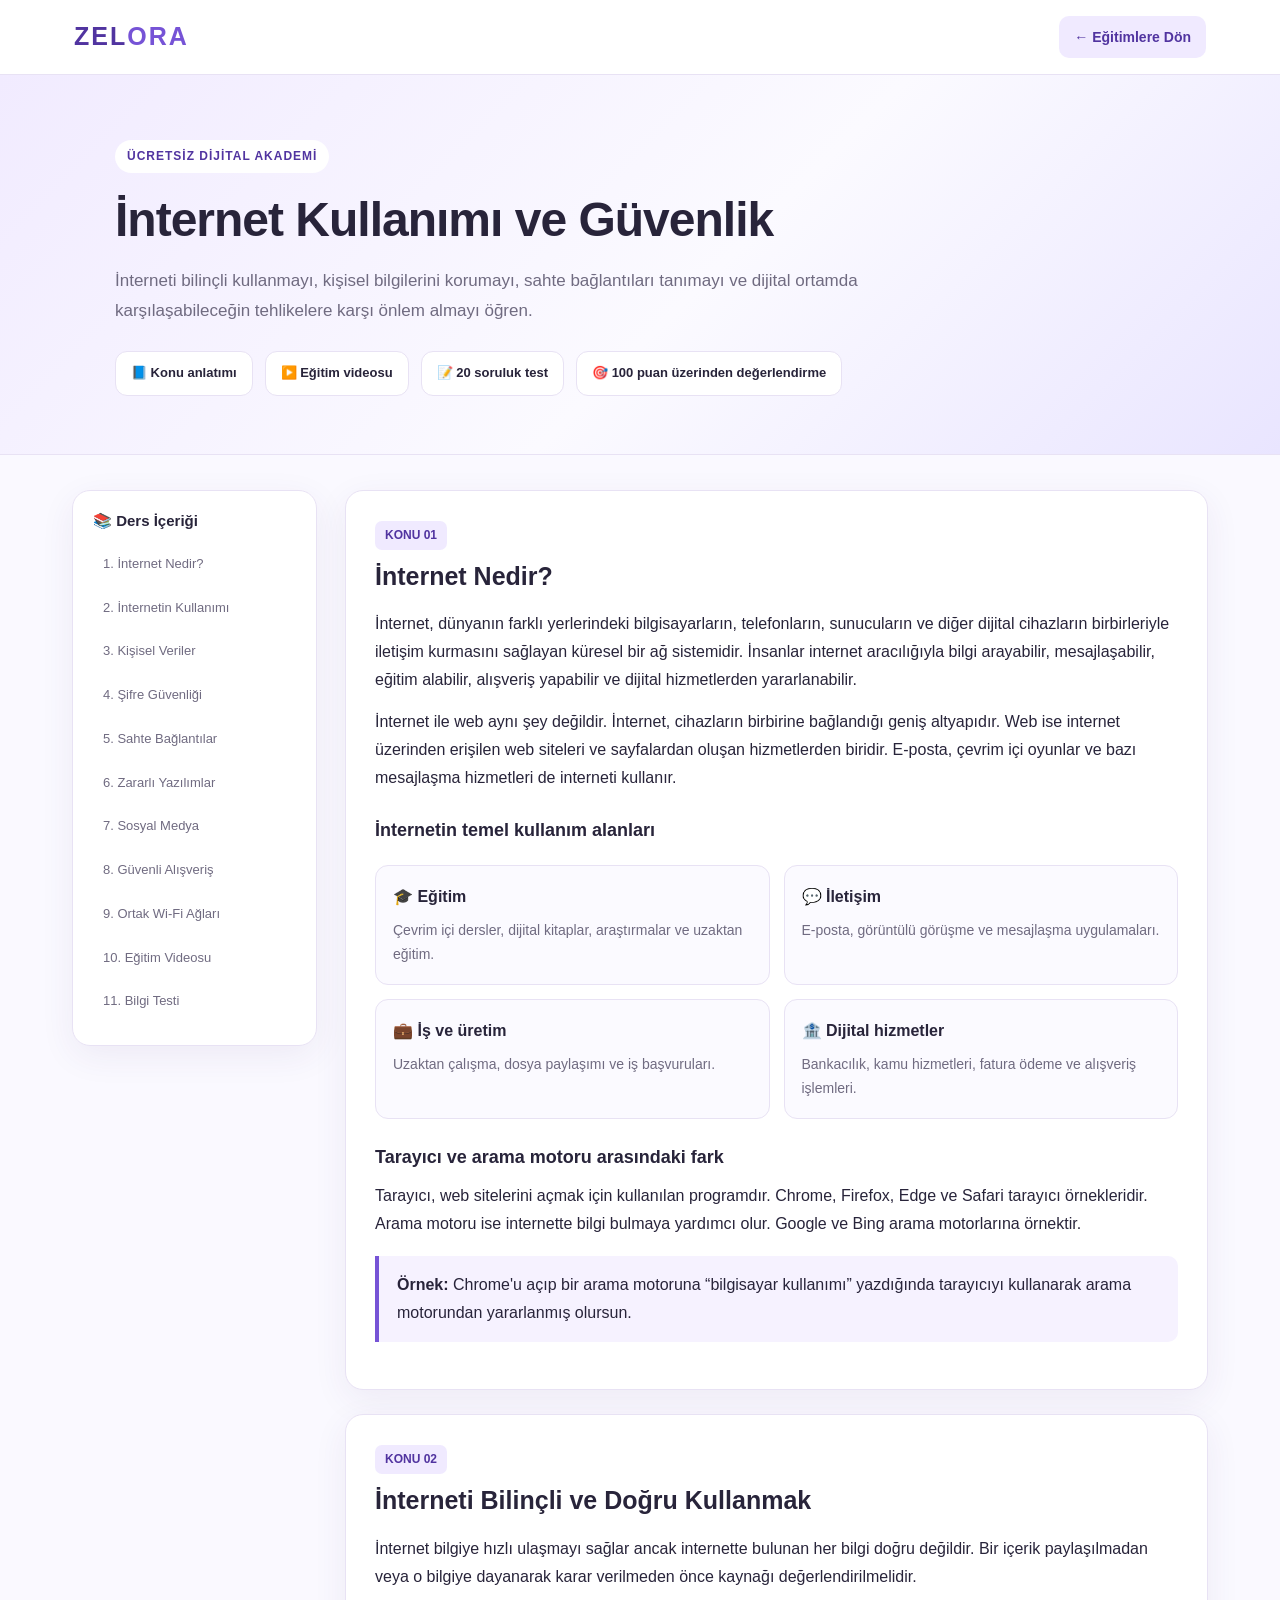
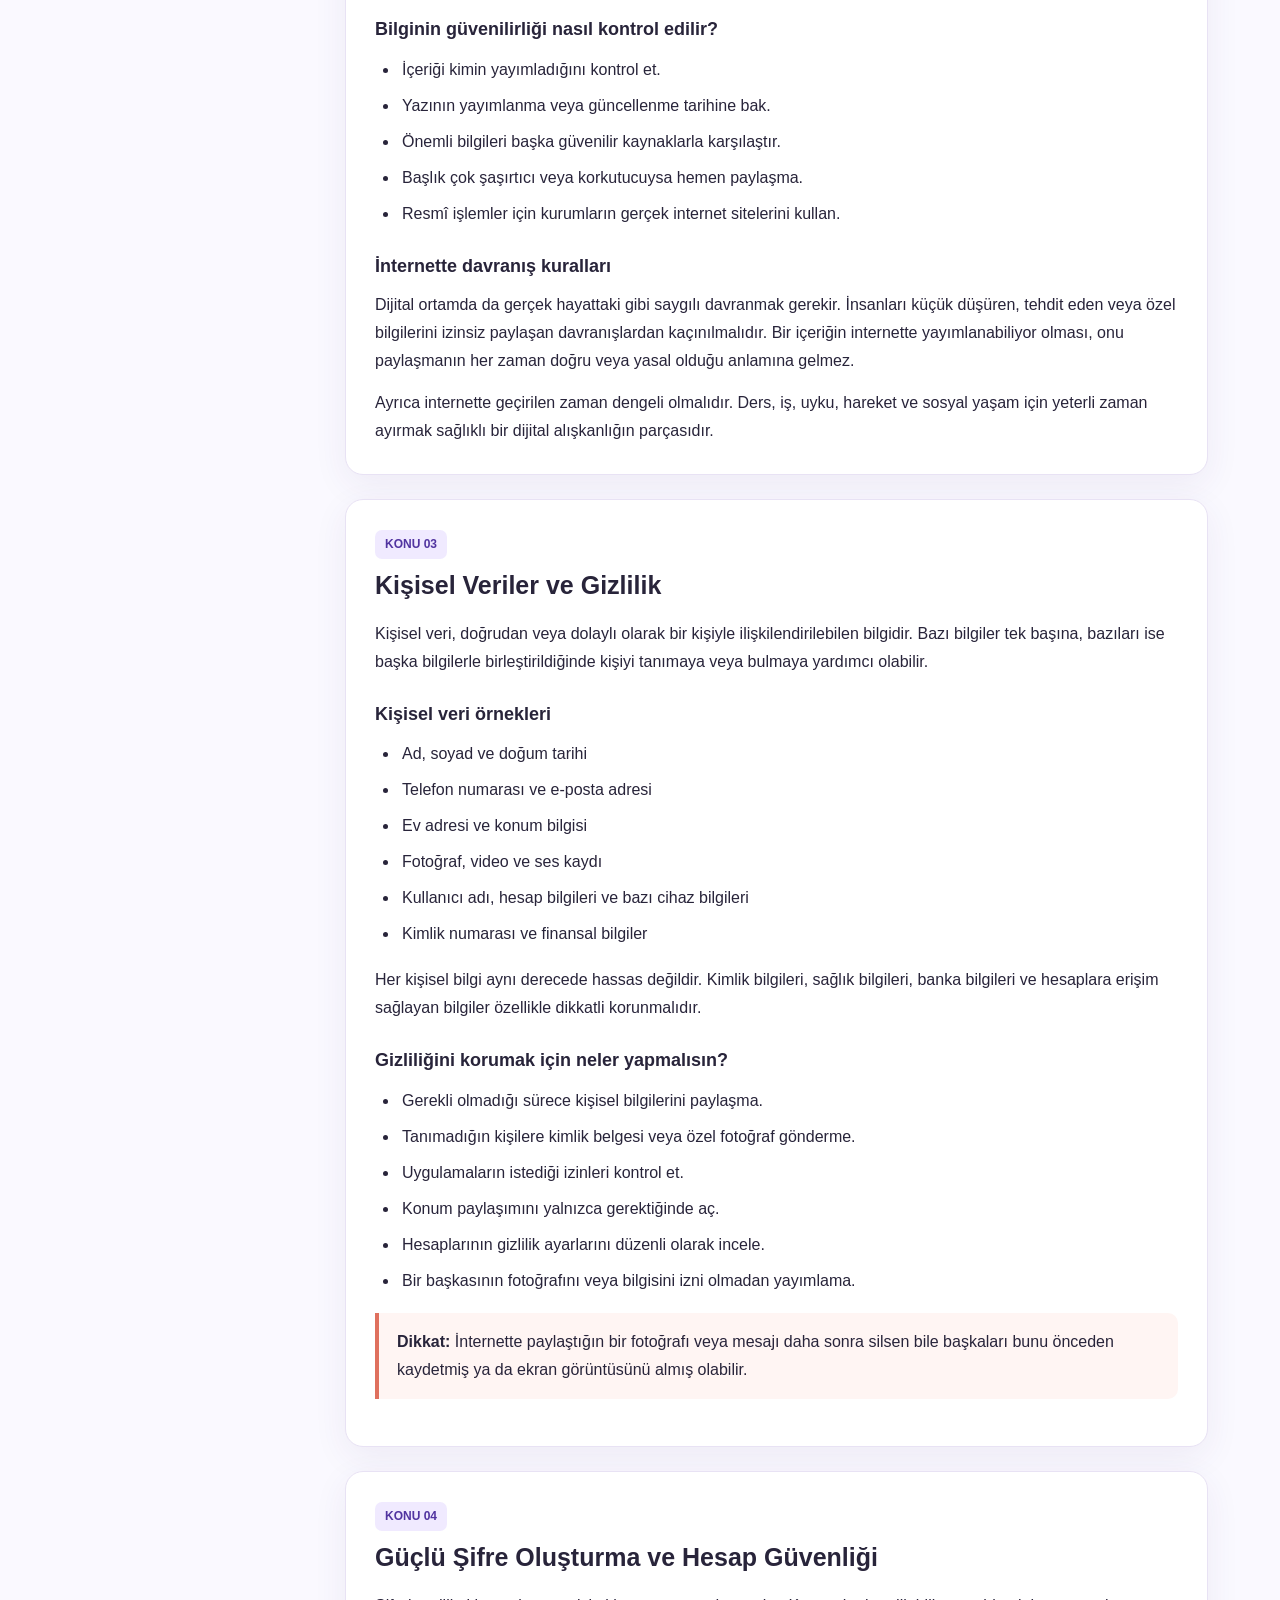
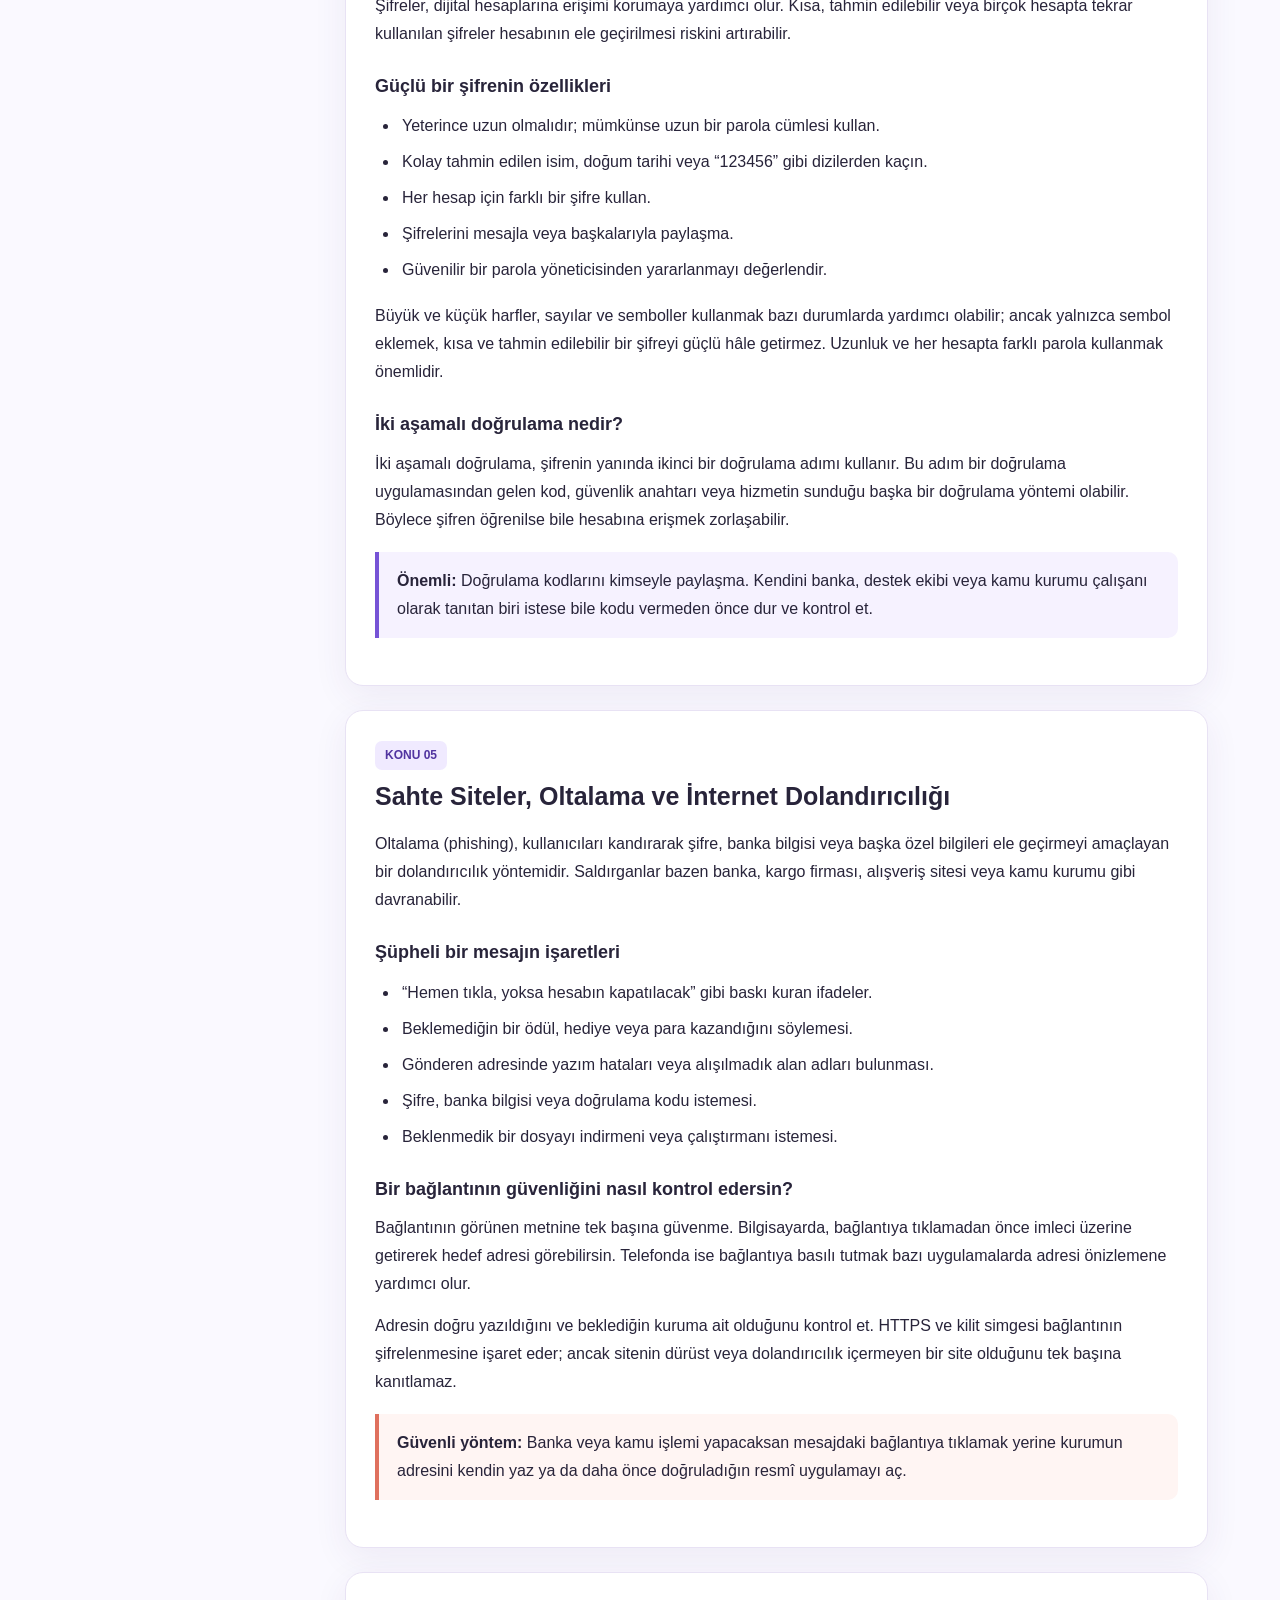
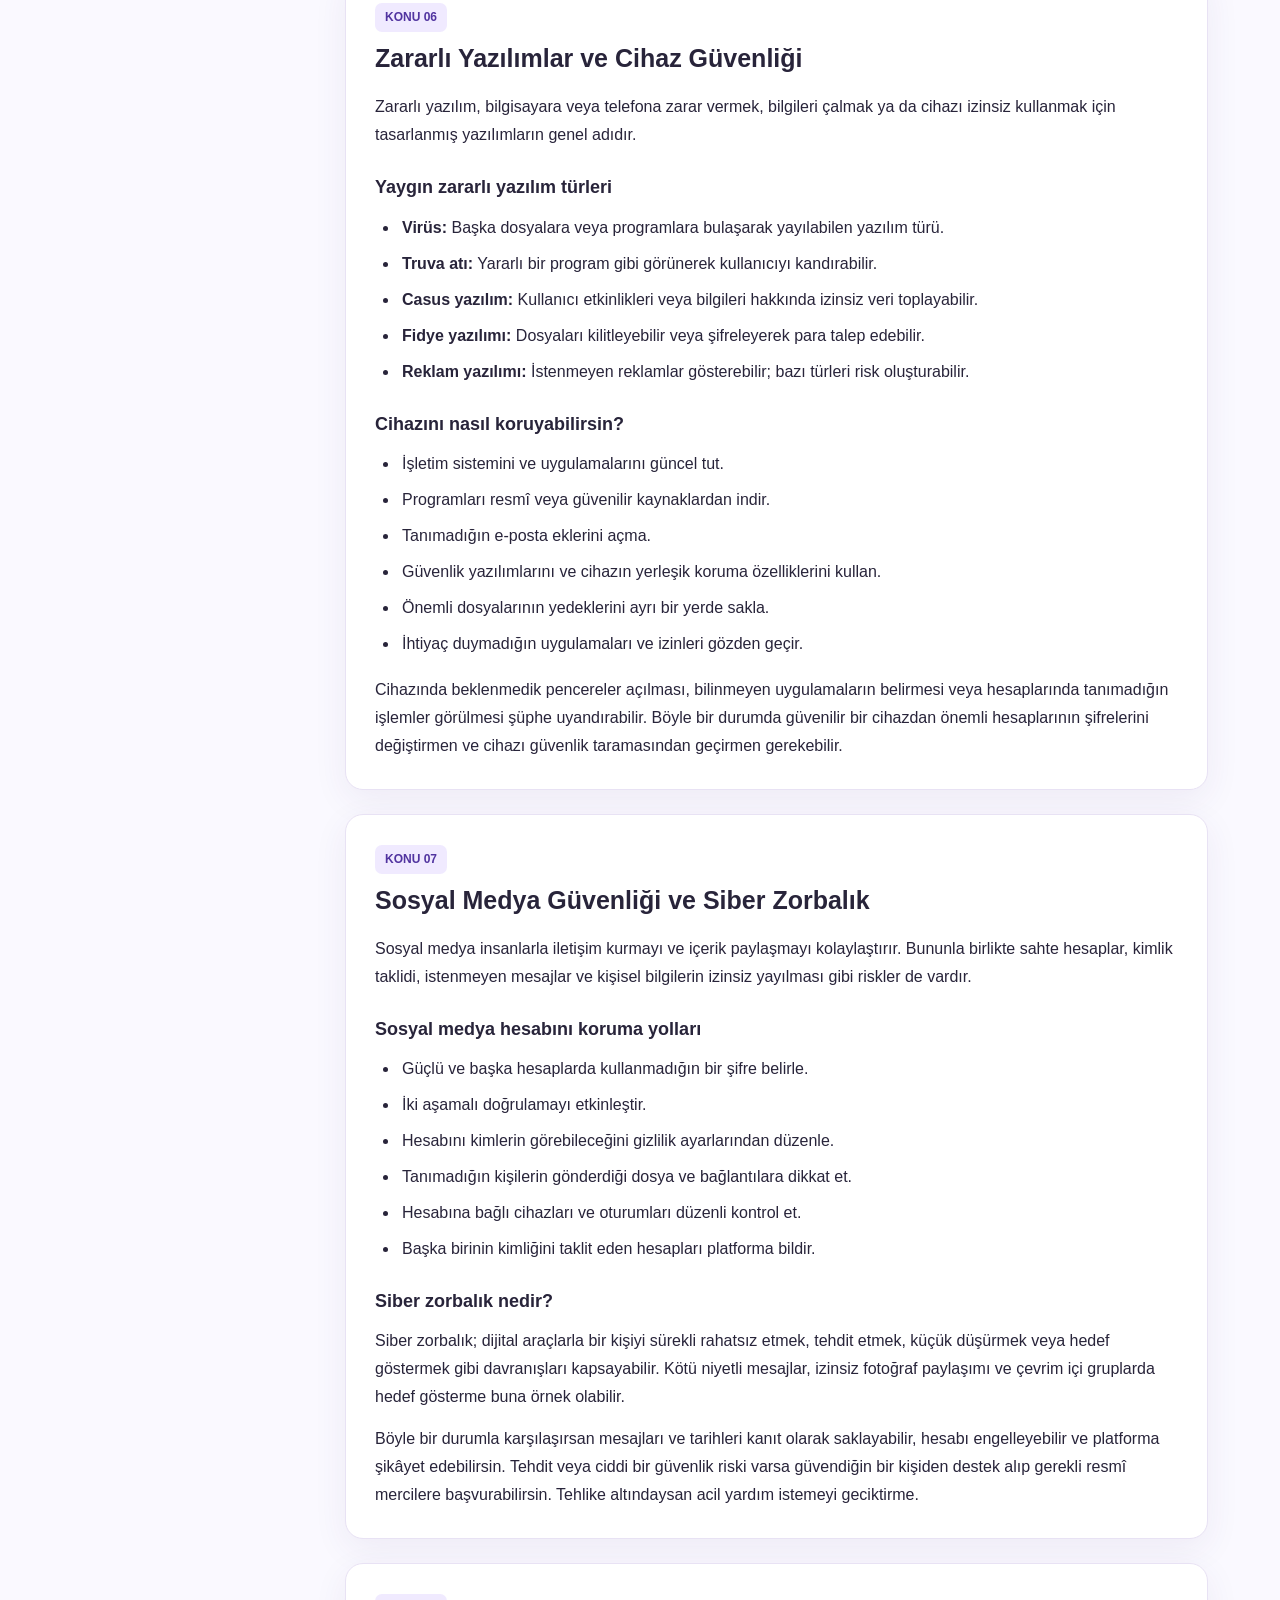
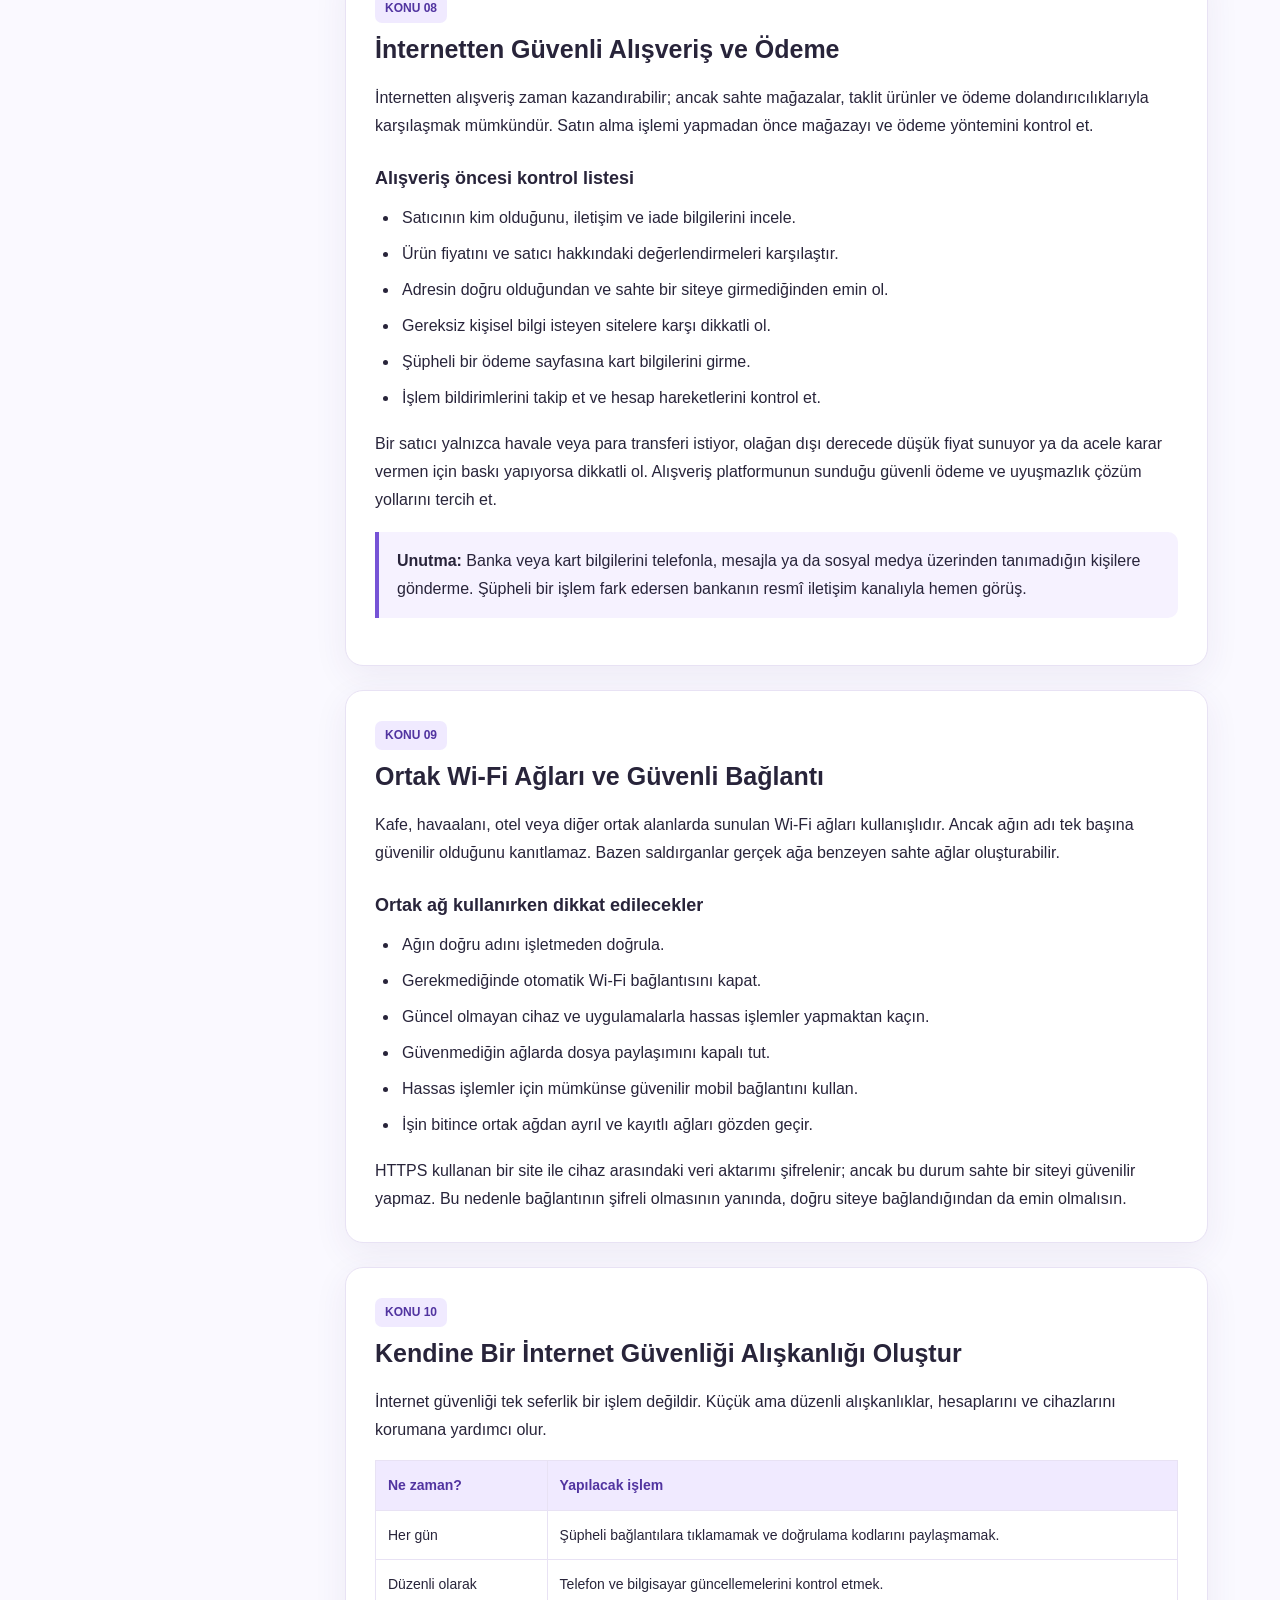
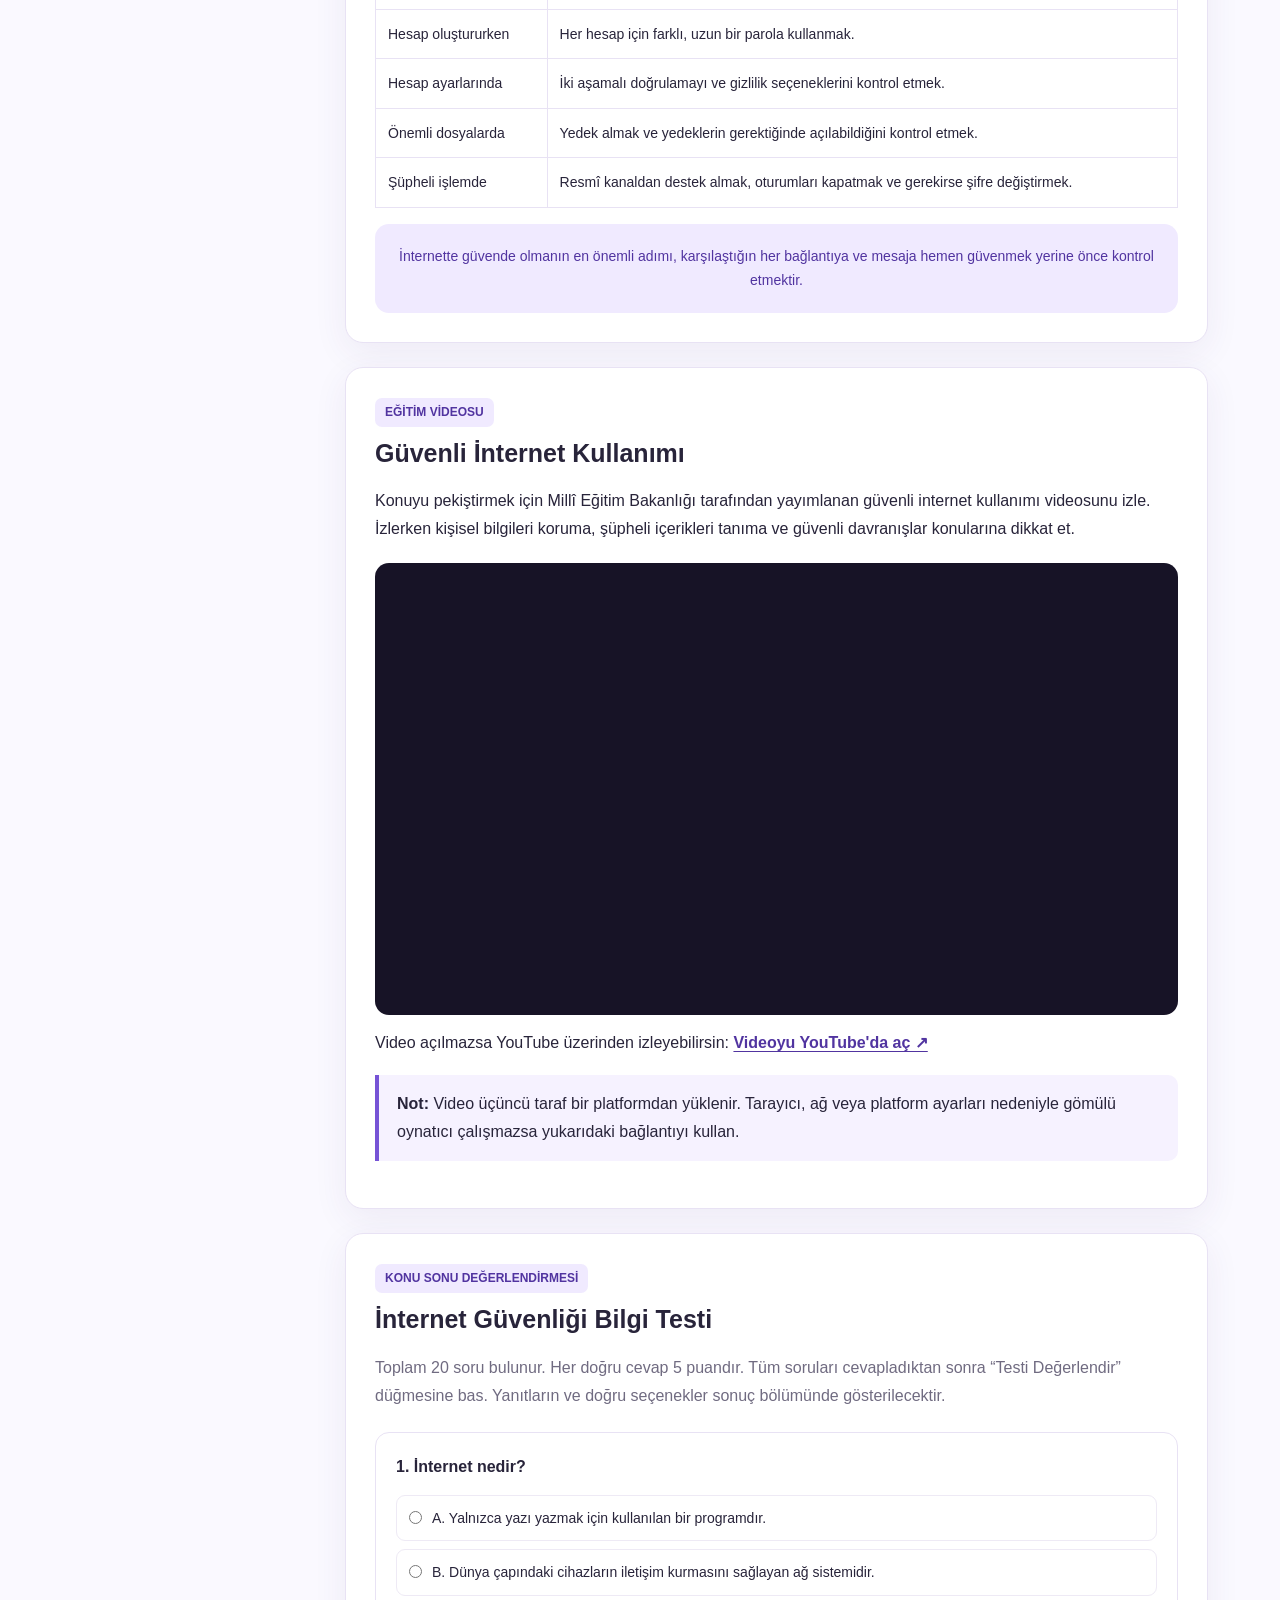
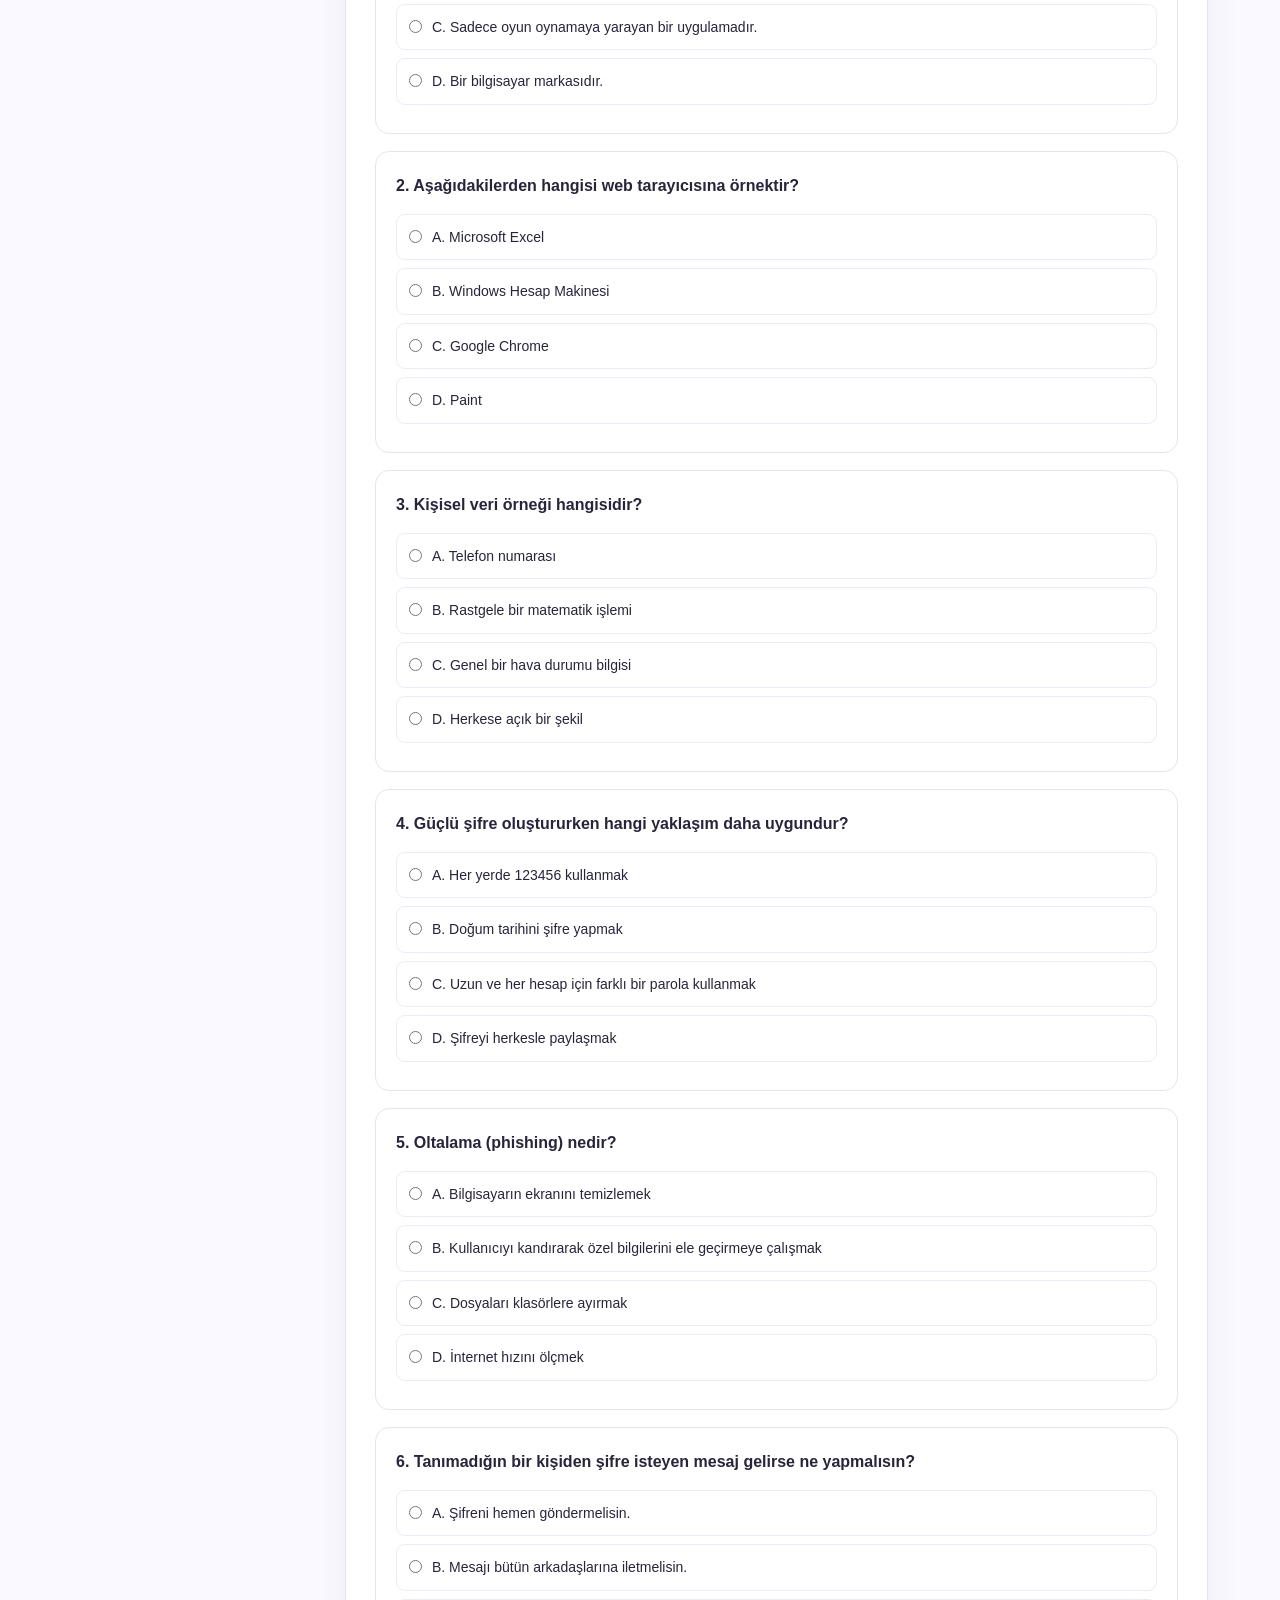
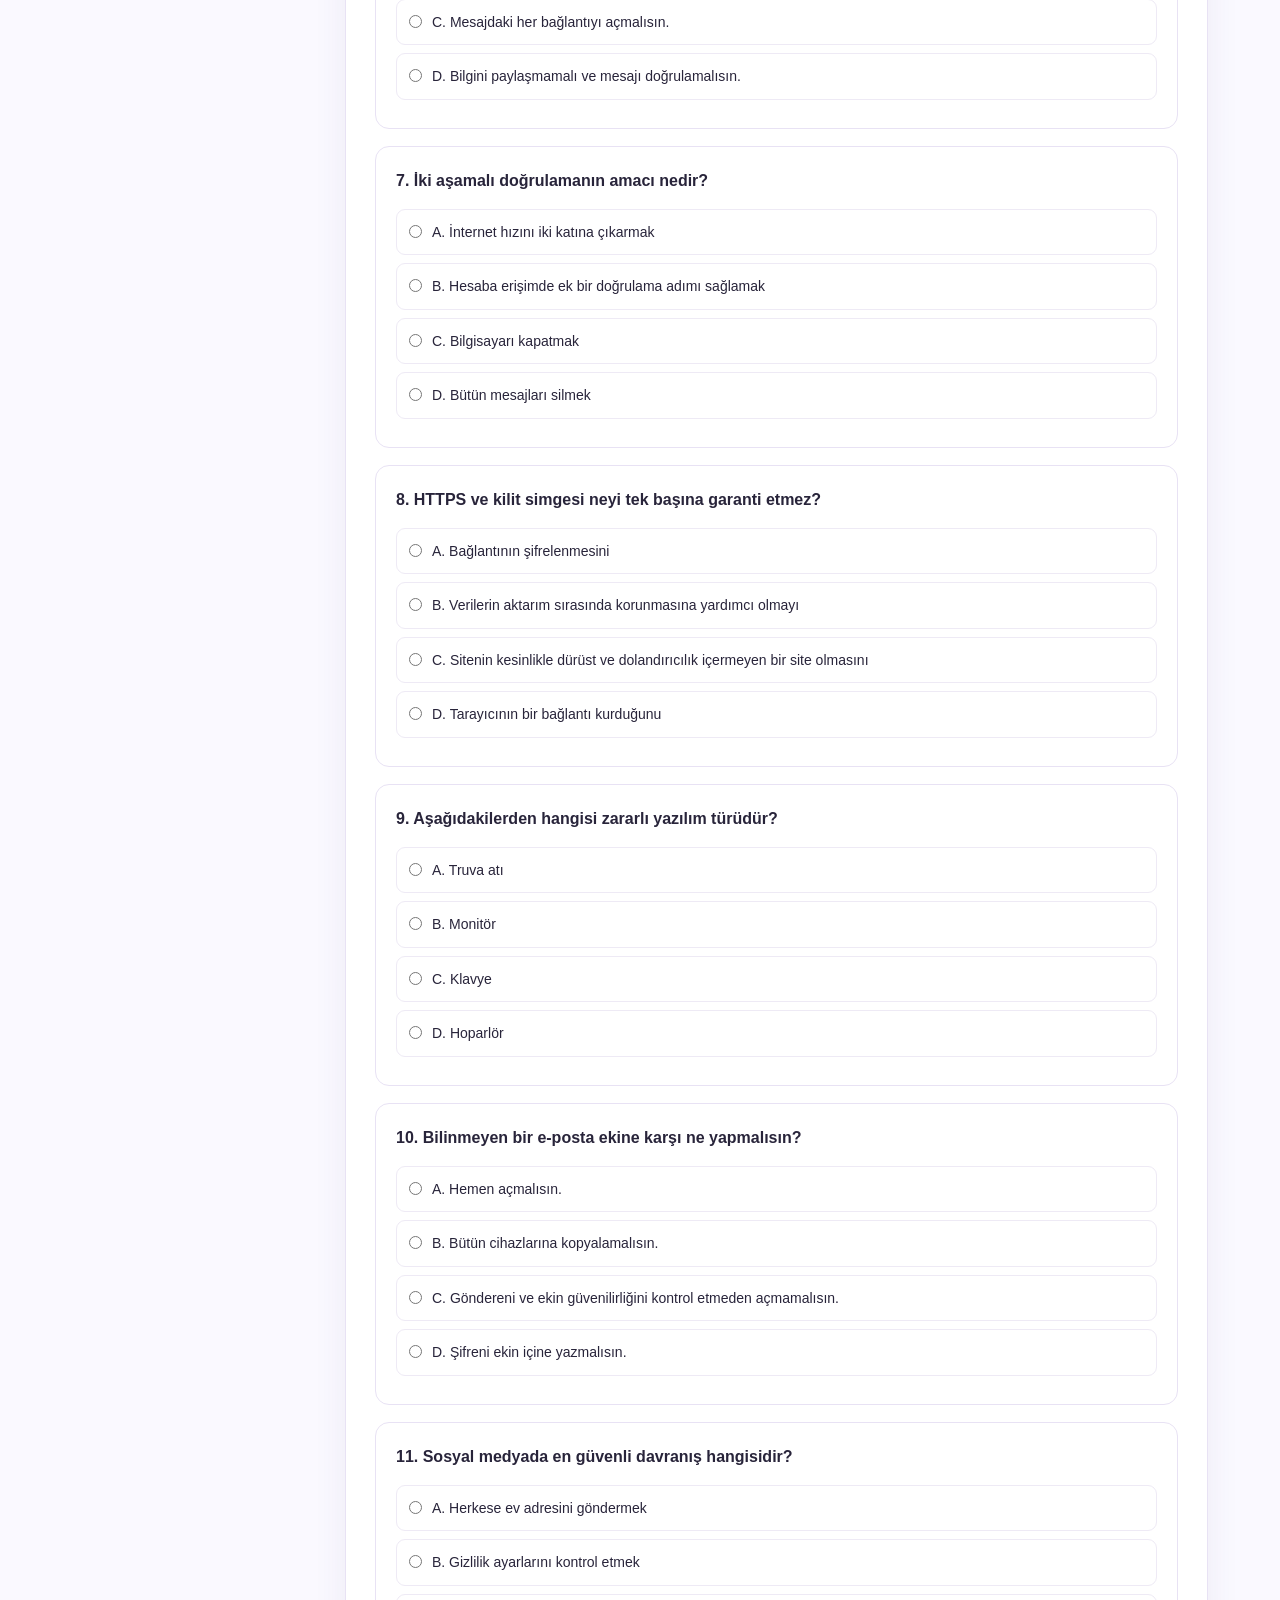
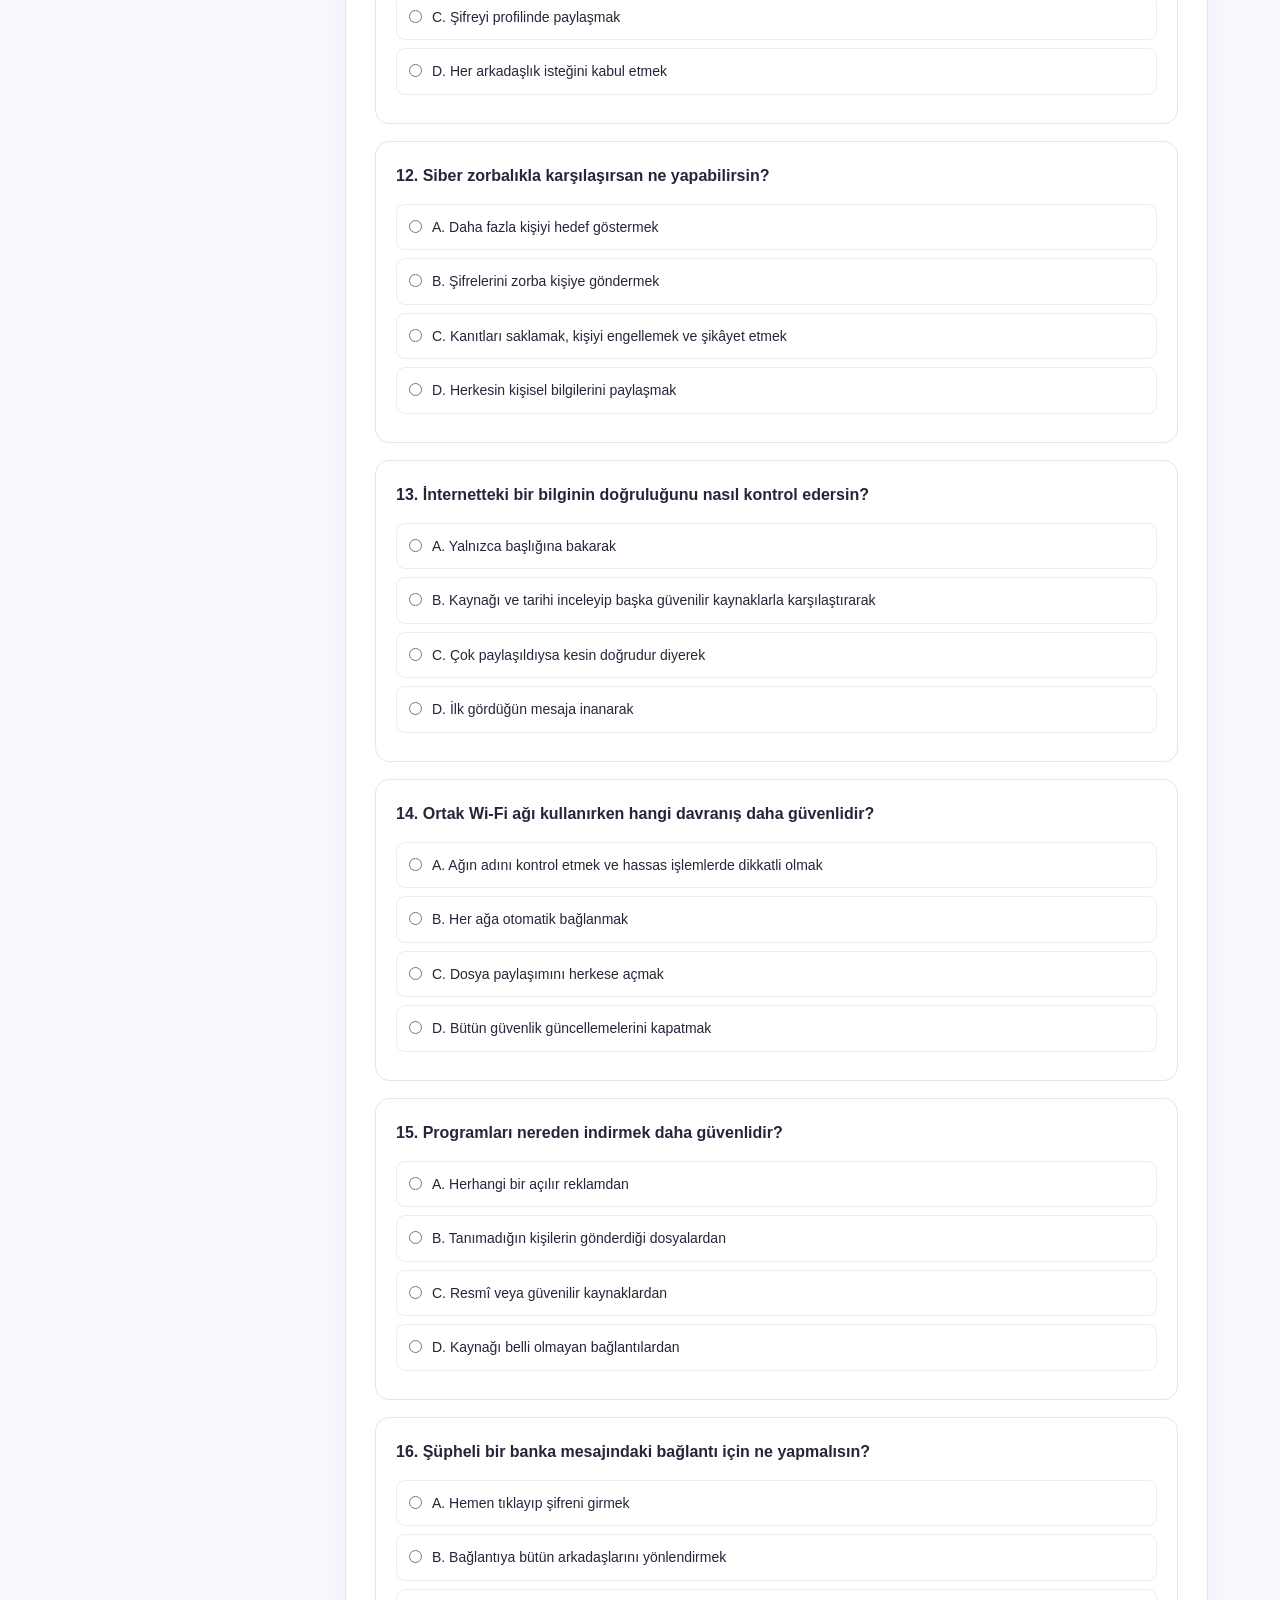
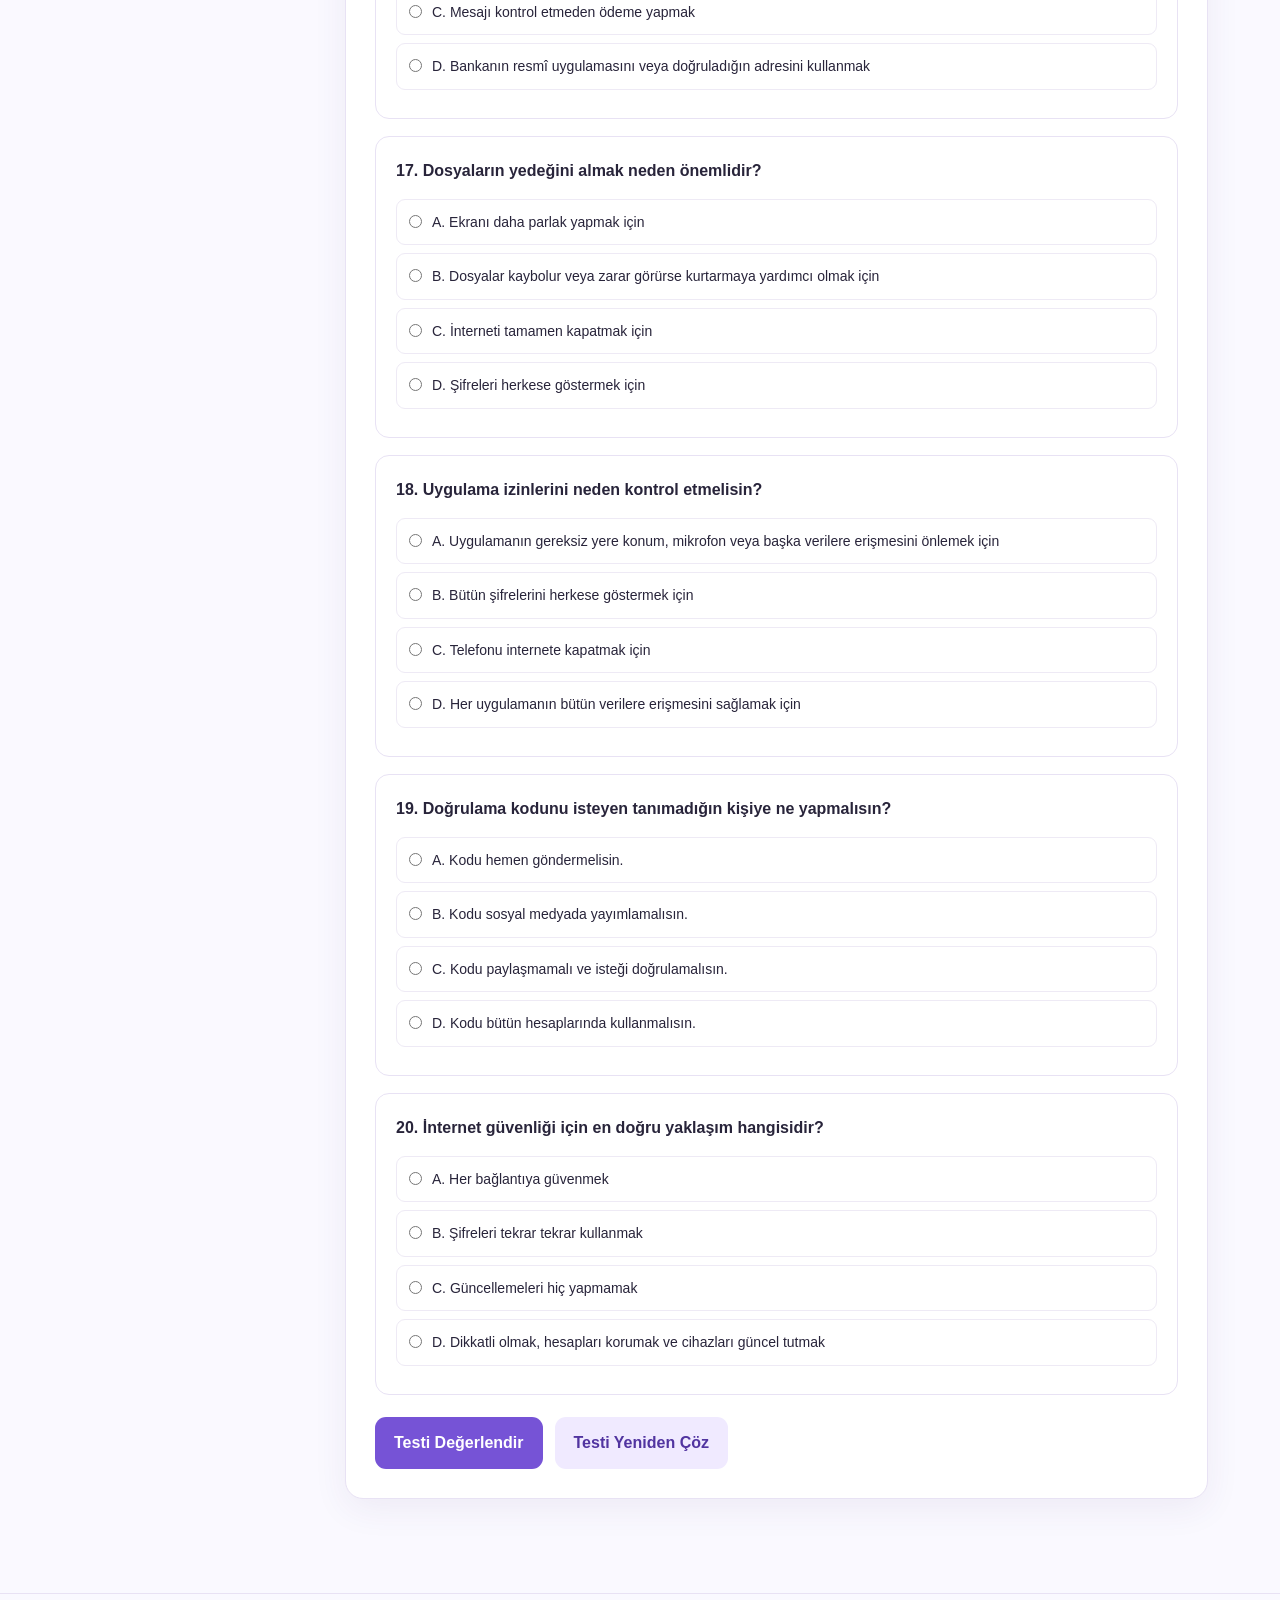
<file: internet-ve-guvenlik.html>
<!DOCTYPE html>
<html lang="tr">
<head>
  <meta charset="UTF-8">
  <meta name="viewport" content="width=device-width, initial-scale=1.0">
  <meta name="description" content="ZELORA Ücretsiz Dijital Akademi - İnternet kullanımı ve güvenlik dersi.">
  <title>İnternet Kullanımı ve Güvenlik | ZELORA</title>

  <style>
    :root {
      --mor: #7653d6;
      --mor-koyu: #5134a0;
      --mor-acik: #f0eaff;
      --arka-plan: #faf9ff;
      --beyaz: #ffffff;
      --metin: #28243a;
      --ikincil: #706b81;
      --kenar: #e8e2f4;
      --yesil: #16845b;
      --kirmizi: #c33c53;
      --golge: 0 10px 35px rgba(65, 42, 120, 0.07);
    }

    * {
      box-sizing: border-box;
      margin: 0;
      padding: 0;
    }

    html {
      scroll-behavior: smooth;
      scroll-padding-top: 95px;
    }

    body {
      background: var(--arka-plan);
      color: var(--metin);
      font-family: Arial, Helvetica, sans-serif;
      line-height: 1.75;
    }

    a {
      color: inherit;
      text-decoration: none;
    }

    button {
      font: inherit;
    }

    .ust-menu {
      position: sticky;
      top: 0;
      z-index: 100;
      background: rgba(255, 255, 255, 0.96);
      border-bottom: 1px solid var(--kenar);
      backdrop-filter: blur(12px);
    }

    .menu-icerik {
      max-width: 1180px;
      margin: auto;
      padding: 15px 24px;
      display: flex;
      align-items: center;
      justify-content: space-between;
      gap: 20px;
    }

    .logo {
      font-size: 25px;
      font-weight: 800;
      letter-spacing: 2px;
      color: var(--mor-koyu);
    }

    .logo span {
      color: var(--mor);
    }

    .geri-link {
      font-size: 14px;
      font-weight: 700;
      color: var(--mor-koyu);
      background: var(--mor-acik);
      padding: 9px 15px;
      border-radius: 10px;
    }

    .hero {
      padding: 65px 22px 58px;
      background: linear-gradient(135deg, #f1ebff 0%, #fbfaff 55%, #e9e5ff 100%);
      border-bottom: 1px solid var(--kenar);
    }

    .hero-icerik {
      max-width: 1050px;
      margin: auto;
    }

    .etiket {
      display: inline-block;
      padding: 6px 12px;
      border-radius: 30px;
      background: #ffffff;
      color: var(--mor-koyu);
      font-size: 12px;
      font-weight: 800;
      letter-spacing: 1px;
      margin-bottom: 18px;
    }

    h1 {
      font-size: clamp(31px, 5vw, 48px);
      line-height: 1.2;
      letter-spacing: -1px;
      max-width: 800px;
      margin-bottom: 18px;
    }

    .hero p {
      max-width: 760px;
      color: var(--ikincil);
      font-size: 17px;
    }

    .bilgi-satiri {
      display: flex;
      flex-wrap: wrap;
      gap: 12px;
      margin-top: 25px;
    }

    .bilgi-kutusu {
      background: #ffffff;
      border: 1px solid var(--kenar);
      border-radius: 12px;
      padding: 10px 15px;
      font-size: 13px;
      font-weight: 700;
    }

    .sayfa {
      max-width: 1180px;
      margin: 35px auto 70px;
      padding: 0 22px;
      display: grid;
      grid-template-columns: 245px minmax(0, 1fr);
      align-items: start;
      gap: 28px;
    }

    .yan-menu {
      position: sticky;
      top: 90px;
      background: var(--beyaz);
      border: 1px solid var(--kenar);
      border-radius: 18px;
      padding: 20px;
      box-shadow: var(--golge);
    }

    .yan-menu h2 {
      font-size: 15px;
      margin-bottom: 13px;
    }

    .yan-menu a {
      display: block;
      padding: 9px 10px;
      border-radius: 9px;
      color: var(--ikincil);
      font-size: 13px;
      margin: 3px 0;
    }

    .yan-menu a:hover {
      background: var(--mor-acik);
      color: var(--mor-koyu);
    }

    .ders-icerigi {
      min-width: 0;
    }

    .ders-bolumu {
      background: var(--beyaz);
      border: 1px solid var(--kenar);
      border-radius: 18px;
      padding: 29px;
      margin-bottom: 24px;
      box-shadow: var(--golge);
      scroll-margin-top: 90px;
    }

    .bolum-no {
      display: inline-block;
      font-size: 12px;
      font-weight: 800;
      color: var(--mor-koyu);
      background: var(--mor-acik);
      padding: 4px 10px;
      border-radius: 7px;
      margin-bottom: 10px;
    }

    h2 {
      font-size: 25px;
      line-height: 1.35;
      margin-bottom: 17px;
    }

    h3 {
      font-size: 18px;
      margin: 23px 0 9px;
    }

    p {
      margin-bottom: 14px;
    }

    .ders-bolumu p:last-child {
      margin-bottom: 0;
    }

    ul, ol {
      padding-left: 24px;
      margin: 10px 0 18px;
    }

    li {
      margin-bottom: 8px;
      padding-left: 3px;
    }

    .vurgu {
      background: #f6f2ff;
      border-left: 4px solid var(--mor);
      border-radius: 0 10px 10px 0;
      padding: 15px 18px;
      margin: 18px 0;
    }

    .uyari {
      background: #fff5f3;
      border-left: 4px solid #df705e;
      border-radius: 0 10px 10px 0;
      padding: 15px 18px;
      margin: 18px 0;
    }

    .kart-grid {
      display: grid;
      grid-template-columns: repeat(2, minmax(0, 1fr));
      gap: 14px;
      margin: 18px 0;
    }

    .mini-kart {
      padding: 17px;
      background: #fbfaff;
      border: 1px solid var(--kenar);
      border-radius: 13px;
    }

    .mini-kart h3 {
      margin: 0 0 7px;
      font-size: 16px;
    }

    .mini-kart p {
      margin: 0;
      color: var(--ikincil);
      font-size: 14px;
    }

    .video-kapsayici {
      position: relative;
      width: 100%;
      aspect-ratio: 16 / 9;
      overflow: hidden;
      border-radius: 14px;
      background: #171326;
      margin: 20px 0 14px;
    }

    .video-kapsayici iframe {
      position: absolute;
      inset: 0;
      width: 100%;
      height: 100%;
      border: 0;
    }

    .video-link {
      display: inline-block;
      color: var(--mor-koyu);
      font-weight: 700;
      text-decoration: underline;
      text-underline-offset: 3px;
    }

    .tablo-kapsayici {
      overflow-x: auto;
      margin: 16px 0;
    }

    table {
      border-collapse: collapse;
      width: 100%;
      min-width: 460px;
      font-size: 14px;
    }

    th, td {
      padding: 12px;
      border: 1px solid var(--kenar);
      text-align: left;
      vertical-align: top;
    }

    th {
      background: var(--mor-acik);
      color: var(--mor-koyu);
    }

    .test-aciklama {
      color: var(--ikincil);
      margin-bottom: 22px;
    }

    .soru {
      border: 1px solid var(--kenar);
      padding: 20px;
      border-radius: 14px;
      margin: 17px 0;
    }

    .soru h3 {
      margin: 0 0 14px;
      font-size: 16px;
    }

    .secenek {
      display: flex;
      align-items: flex-start;
      gap: 10px;
      padding: 10px 12px;
      border: 1px solid #eeeaf5;
      border-radius: 9px;
      margin: 8px 0;
      cursor: pointer;
      font-size: 14px;
    }

    .secenek:hover {
      background: #faf7ff;
      border-color: #d5c8f7;
    }

    .secenek input {
      margin-top: 5px;
      accent-color: var(--mor);
    }

    .dogru-secim {
      background: #eaf8f1 !important;
      border-color: #8ac9ad !important;
    }

    .yanlis-secim {
      background: #fff0f1 !important;
      border-color: #e5a0aa !important;
    }

    .test-butonlari {
      display: flex;
      flex-wrap: wrap;
      gap: 12px;
      margin-top: 22px;
    }

    .buton {
      border: 0;
      border-radius: 11px;
      padding: 12px 19px;
      font-weight: 700;
      cursor: pointer;
    }

    .buton-ana {
      background: var(--mor);
      color: #ffffff;
    }

    .buton-ana:hover {
      background: var(--mor-koyu);
    }

    .buton-ikincil {
      background: var(--mor-acik);
      color: var(--mor-koyu);
    }

    .sonuc {
      display: none;
      margin-top: 22px;
      border: 1px solid var(--kenar);
      background: #fbfaff;
      border-radius: 14px;
      padding: 22px;
    }

    .sonuc h3 {
      margin-top: 0;
    }

    .puan {
      font-size: 30px;
      font-weight: 800;
      color: var(--mor-koyu);
      margin: 6px 0;
    }

    .soru-geribildirim {
      font-size: 13px;
      margin-top: 8px;
      font-weight: 700;
    }

    .basari {
      color: var(--yesil);
    }

    .basarisiz {
      color: var(--kirmizi);
    }

    .alt-bilgi {
      background: #f0eaff;
      border-radius: 14px;
      padding: 20px;
      text-align: center;
      color: var(--mor-koyu);
      font-size: 14px;
    }

    footer {
      border-top: 1px solid var(--kenar);
      padding: 28px 20px;
      text-align: center;
      color: var(--ikincil);
      font-size: 13px;
    }

    @media (max-width: 850px) {
      .sayfa {
        grid-template-columns: 1fr;
      }

      .yan-menu {
        position: static;
      }

      .yan-menu nav {
        display: grid;
        grid-template-columns: repeat(2, minmax(0, 1fr));
        gap: 3px;
      }
    }

    @media (max-width: 560px) {
      .menu-icerik {
        padding: 12px 15px;
      }

      .logo {
        font-size: 21px;
      }

      .geri-link {
        font-size: 12px;
        padding: 8px 10px;
      }

      .hero {
        padding: 42px 18px;
      }

      .sayfa {
        padding: 0 13px;
        margin-top: 20px;
      }

      .ders-bolumu {
        padding: 21px 17px;
      }

      h2 {
        font-size: 22px;
      }

      .kart-grid {
        grid-template-columns: 1fr;
      }

      .yan-menu nav {
        grid-template-columns: 1fr;
      }
    }
  </style>
</head>

<body>

  <header class="ust-menu">
    <div class="menu-icerik">
      <a class="logo" href="index.html">ZEL<span>ORA</span></a>
      <a class="geri-link" href="index.html">← Eğitimlere Dön</a>
    </div>
  </header>

  <section class="hero">
    <div class="hero-icerik">
      <span class="etiket">ÜCRETSİZ DİJİTAL AKADEMİ</span>
      <h1>İnternet Kullanımı ve Güvenlik</h1>
      <p>
        İnterneti bilinçli kullanmayı, kişisel bilgilerini korumayı,
        sahte bağlantıları tanımayı ve dijital ortamda karşılaşabileceğin
        tehlikelere karşı önlem almayı öğren.
      </p>
      <div class="bilgi-satiri">
        <span class="bilgi-kutusu">📘 Konu anlatımı</span>
        <span class="bilgi-kutusu">▶️ Eğitim videosu</span>
        <span class="bilgi-kutusu">📝 20 soruluk test</span>
        <span class="bilgi-kutusu">🎯 100 puan üzerinden değerlendirme</span>
      </div>
    </div>
  </section>

  <main class="sayfa">

    <aside class="yan-menu">
      <h2>📚 Ders İçeriği</h2>
      <nav>
        <a href="#internet-nedir">1. İnternet Nedir?</a>
        <a href="#internet-kullanimi">2. İnternetin Kullanımı</a>
        <a href="#kisisel-veriler">3. Kişisel Veriler</a>
        <a href="#sifre-guvenligi">4. Şifre Güvenliği</a>
        <a href="#sahte-baglantilar">5. Sahte Bağlantılar</a>
        <a href="#zararli-yazilimlar">6. Zararlı Yazılımlar</a>
        <a href="#sosyal-medya">7. Sosyal Medya</a>
        <a href="#alisveris">8. Güvenli Alışveriş</a>
        <a href="#ortak-aglar">9. Ortak Wi-Fi Ağları</a>
        <a href="#video">10. Eğitim Videosu</a>
        <a href="#test">11. Bilgi Testi</a>
      </nav>
    </aside>

    <div class="ders-icerigi">

      <section class="ders-bolumu" id="internet-nedir">
        <span class="bolum-no">KONU 01</span>
        <h2>İnternet Nedir?</h2>

        <p>
          İnternet, dünyanın farklı yerlerindeki bilgisayarların, telefonların,
          sunucuların ve diğer dijital cihazların birbirleriyle iletişim kurmasını
          sağlayan küresel bir ağ sistemidir. İnsanlar internet aracılığıyla
          bilgi arayabilir, mesajlaşabilir, eğitim alabilir, alışveriş yapabilir
          ve dijital hizmetlerden yararlanabilir.
        </p>

        <p>
          İnternet ile web aynı şey değildir. İnternet, cihazların birbirine
          bağlandığı geniş altyapıdır. Web ise internet üzerinden erişilen
          web siteleri ve sayfalardan oluşan hizmetlerden biridir. E-posta,
          çevrim içi oyunlar ve bazı mesajlaşma hizmetleri de interneti kullanır.
        </p>

        <h3>İnternetin temel kullanım alanları</h3>
        <div class="kart-grid">
          <div class="mini-kart">
            <h3>🎓 Eğitim</h3>
            <p>Çevrim içi dersler, dijital kitaplar, araştırmalar ve uzaktan eğitim.</p>
          </div>
          <div class="mini-kart">
            <h3>💬 İletişim</h3>
            <p>E-posta, görüntülü görüşme ve mesajlaşma uygulamaları.</p>
          </div>
          <div class="mini-kart">
            <h3>💼 İş ve üretim</h3>
            <p>Uzaktan çalışma, dosya paylaşımı ve iş başvuruları.</p>
          </div>
          <div class="mini-kart">
            <h3>🏦 Dijital hizmetler</h3>
            <p>Bankacılık, kamu hizmetleri, fatura ödeme ve alışveriş işlemleri.</p>
          </div>
        </div>

        <h3>Tarayıcı ve arama motoru arasındaki fark</h3>
        <p>
          Tarayıcı, web sitelerini açmak için kullanılan programdır.
          Chrome, Firefox, Edge ve Safari tarayıcı örnekleridir.
          Arama motoru ise internette bilgi bulmaya yardımcı olur.
          Google ve Bing arama motorlarına örnektir.
        </p>

        <div class="vurgu">
          <strong>Örnek:</strong> Chrome'u açıp bir arama motoruna
          “bilgisayar kullanımı” yazdığında tarayıcıyı kullanarak
          arama motorundan yararlanmış olursun.
        </div>
      </section>

      <section class="ders-bolumu" id="internet-kullanimi">
        <span class="bolum-no">KONU 02</span>
        <h2>İnterneti Bilinçli ve Doğru Kullanmak</h2>

        <p>
          İnternet bilgiye hızlı ulaşmayı sağlar ancak internette bulunan
          her bilgi doğru değildir. Bir içerik paylaşılmadan veya o bilgiye
          dayanarak karar verilmeden önce kaynağı değerlendirilmelidir.
        </p>

        <h3>Bilginin güvenilirliği nasıl kontrol edilir?</h3>
        <ul>
          <li>İçeriği kimin yayımladığını kontrol et.</li>
          <li>Yazının yayımlanma veya güncellenme tarihine bak.</li>
          <li>Önemli bilgileri başka güvenilir kaynaklarla karşılaştır.</li>
          <li>Başlık çok şaşırtıcı veya korkutucuysa hemen paylaşma.</li>
          <li>Resmî işlemler için kurumların gerçek internet sitelerini kullan.</li>
        </ul>

        <h3>İnternette davranış kuralları</h3>
        <p>
          Dijital ortamda da gerçek hayattaki gibi saygılı davranmak gerekir.
          İnsanları küçük düşüren, tehdit eden veya özel bilgilerini izinsiz
          paylaşan davranışlardan kaçınılmalıdır. Bir içeriğin internette
          yayımlanabiliyor olması, onu paylaşmanın her zaman doğru veya
          yasal olduğu anlamına gelmez.
        </p>

        <p>
          Ayrıca internette geçirilen zaman dengeli olmalıdır. Ders, iş,
          uyku, hareket ve sosyal yaşam için yeterli zaman ayırmak sağlıklı
          bir dijital alışkanlığın parçasıdır.
        </p>
      </section>

      <section class="ders-bolumu" id="kisisel-veriler">
        <span class="bolum-no">KONU 03</span>
        <h2>Kişisel Veriler ve Gizlilik</h2>

        <p>
          Kişisel veri, doğrudan veya dolaylı olarak bir kişiyle ilişkilendirilebilen
          bilgidir. Bazı bilgiler tek başına, bazıları ise başka bilgilerle
          birleştirildiğinde kişiyi tanımaya veya bulmaya yardımcı olabilir.
        </p>

        <h3>Kişisel veri örnekleri</h3>
        <ul>
          <li>Ad, soyad ve doğum tarihi</li>
          <li>Telefon numarası ve e-posta adresi</li>
          <li>Ev adresi ve konum bilgisi</li>
          <li>Fotoğraf, video ve ses kaydı</li>
          <li>Kullanıcı adı, hesap bilgileri ve bazı cihaz bilgileri</li>
          <li>Kimlik numarası ve finansal bilgiler</li>
        </ul>

        <p>
          Her kişisel bilgi aynı derecede hassas değildir. Kimlik bilgileri,
          sağlık bilgileri, banka bilgileri ve hesaplara erişim sağlayan
          bilgiler özellikle dikkatli korunmalıdır.
        </p>

        <h3>Gizliliğini korumak için neler yapmalısın?</h3>
        <ul>
          <li>Gerekli olmadığı sürece kişisel bilgilerini paylaşma.</li>
          <li>Tanımadığın kişilere kimlik belgesi veya özel fotoğraf gönderme.</li>
          <li>Uygulamaların istediği izinleri kontrol et.</li>
          <li>Konum paylaşımını yalnızca gerektiğinde aç.</li>
          <li>Hesaplarının gizlilik ayarlarını düzenli olarak incele.</li>
          <li>Bir başkasının fotoğrafını veya bilgisini izni olmadan yayımlama.</li>
        </ul>

        <div class="uyari">
          <strong>Dikkat:</strong> İnternette paylaştığın bir fotoğrafı veya
          mesajı daha sonra silsen bile başkaları bunu önceden kaydetmiş
          ya da ekran görüntüsünü almış olabilir.
        </div>
      </section>

      <section class="ders-bolumu" id="sifre-guvenligi">
        <span class="bolum-no">KONU 04</span>
        <h2>Güçlü Şifre Oluşturma ve Hesap Güvenliği</h2>

        <p>
          Şifreler, dijital hesaplarına erişimi korumaya yardımcı olur.
          Kısa, tahmin edilebilir veya birçok hesapta tekrar kullanılan
          şifreler hesabının ele geçirilmesi riskini artırabilir.
        </p>

        <h3>Güçlü bir şifrenin özellikleri</h3>
        <ul>
          <li>Yeterince uzun olmalıdır; mümkünse uzun bir parola cümlesi kullan.</li>
          <li>Kolay tahmin edilen isim, doğum tarihi veya “123456” gibi dizilerden kaçın.</li>
          <li>Her hesap için farklı bir şifre kullan.</li>
          <li>Şifrelerini mesajla veya başkalarıyla paylaşma.</li>
          <li>Güvenilir bir parola yöneticisinden yararlanmayı değerlendir.</li>
        </ul>

        <p>
          Büyük ve küçük harfler, sayılar ve semboller kullanmak bazı durumlarda
          yardımcı olabilir; ancak yalnızca sembol eklemek, kısa ve tahmin
          edilebilir bir şifreyi güçlü hâle getirmez. Uzunluk ve her hesapta
          farklı parola kullanmak önemlidir.
        </p>

        <h3>İki aşamalı doğrulama nedir?</h3>
        <p>
          İki aşamalı doğrulama, şifrenin yanında ikinci bir doğrulama
          adımı kullanır. Bu adım bir doğrulama uygulamasından gelen kod,
          güvenlik anahtarı veya hizmetin sunduğu başka bir doğrulama
          yöntemi olabilir. Böylece şifren öğrenilse bile hesabına
          erişmek zorlaşabilir.
        </p>

        <div class="vurgu">
          <strong>Önemli:</strong> Doğrulama kodlarını kimseyle paylaşma.
          Kendini banka, destek ekibi veya kamu kurumu çalışanı olarak
          tanıtan biri istese bile kodu vermeden önce dur ve kontrol et.
        </div>
      </section>

      <section class="ders-bolumu" id="sahte-baglantilar">
        <span class="bolum-no">KONU 05</span>
        <h2>Sahte Siteler, Oltalama ve İnternet Dolandırıcılığı</h2>

        <p>
          Oltalama (phishing), kullanıcıları kandırarak şifre, banka bilgisi
          veya başka özel bilgileri ele geçirmeyi amaçlayan bir dolandırıcılık
          yöntemidir. Saldırganlar bazen banka, kargo firması, alışveriş sitesi
          veya kamu kurumu gibi davranabilir.
        </p>

        <h3>Şüpheli bir mesajın işaretleri</h3>
        <ul>
          <li>“Hemen tıkla, yoksa hesabın kapatılacak” gibi baskı kuran ifadeler.</li>
          <li>Beklemediğin bir ödül, hediye veya para kazandığını söylemesi.</li>
          <li>Gönderen adresinde yazım hataları veya alışılmadık alan adları bulunması.</li>
          <li>Şifre, banka bilgisi veya doğrulama kodu istemesi.</li>
          <li>Beklenmedik bir dosyayı indirmeni veya çalıştırmanı istemesi.</li>
        </ul>

        <h3>Bir bağlantının güvenliğini nasıl kontrol edersin?</h3>
        <p>
          Bağlantının görünen metnine tek başına güvenme. Bilgisayarda,
          bağlantıya tıklamadan önce imleci üzerine getirerek hedef adresi
          görebilirsin. Telefonda ise bağlantıya basılı tutmak bazı
          uygulamalarda adresi önizlemene yardımcı olur.
        </p>

        <p>
          Adresin doğru yazıldığını ve beklediğin kuruma ait olduğunu kontrol
          et. HTTPS ve kilit simgesi bağlantının şifrelenmesine işaret eder;
          ancak sitenin dürüst veya dolandırıcılık içermeyen bir site olduğunu
          tek başına kanıtlamaz.
        </p>

        <div class="uyari">
          <strong>Güvenli yöntem:</strong> Banka veya kamu işlemi yapacaksan
          mesajdaki bağlantıya tıklamak yerine kurumun adresini kendin yaz
          ya da daha önce doğruladığın resmî uygulamayı aç.
        </div>
      </section>

      <section class="ders-bolumu" id="zararli-yazilimlar">
        <span class="bolum-no">KONU 06</span>
        <h2>Zararlı Yazılımlar ve Cihaz Güvenliği</h2>

        <p>
          Zararlı yazılım, bilgisayara veya telefona zarar vermek, bilgileri
          çalmak ya da cihazı izinsiz kullanmak için tasarlanmış yazılımların
          genel adıdır.
        </p>

        <h3>Yaygın zararlı yazılım türleri</h3>
        <ul>
          <li><strong>Virüs:</strong> Başka dosyalara veya programlara bulaşarak yayılabilen yazılım türü.</li>
          <li><strong>Truva atı:</strong> Yararlı bir program gibi görünerek kullanıcıyı kandırabilir.</li>
          <li><strong>Casus yazılım:</strong> Kullanıcı etkinlikleri veya bilgileri hakkında izinsiz veri toplayabilir.</li>
          <li><strong>Fidye yazılımı:</strong> Dosyaları kilitleyebilir veya şifreleyerek para talep edebilir.</li>
          <li><strong>Reklam yazılımı:</strong> İstenmeyen reklamlar gösterebilir; bazı türleri risk oluşturabilir.</li>
        </ul>

        <h3>Cihazını nasıl koruyabilirsin?</h3>
        <ul>
          <li>İşletim sistemini ve uygulamalarını güncel tut.</li>
          <li>Programları resmî veya güvenilir kaynaklardan indir.</li>
          <li>Tanımadığın e-posta eklerini açma.</li>
          <li>Güvenlik yazılımlarını ve cihazın yerleşik koruma özelliklerini kullan.</li>
          <li>Önemli dosyalarının yedeklerini ayrı bir yerde sakla.</li>
          <li>İhtiyaç duymadığın uygulamaları ve izinleri gözden geçir.</li>
        </ul>

        <p>
          Cihazında beklenmedik pencereler açılması, bilinmeyen uygulamaların
          belirmesi veya hesaplarında tanımadığın işlemler görülmesi şüphe
          uyandırabilir. Böyle bir durumda güvenilir bir cihazdan önemli
          hesaplarının şifrelerini değiştirmen ve cihazı güvenlik taramasından
          geçirmen gerekebilir.
        </p>
      </section>

      <section class="ders-bolumu" id="sosyal-medya">
        <span class="bolum-no">KONU 07</span>
        <h2>Sosyal Medya Güvenliği ve Siber Zorbalık</h2>

        <p>
          Sosyal medya insanlarla iletişim kurmayı ve içerik paylaşmayı
          kolaylaştırır. Bununla birlikte sahte hesaplar, kimlik taklidi,
          istenmeyen mesajlar ve kişisel bilgilerin izinsiz yayılması gibi
          riskler de vardır.
        </p>

        <h3>Sosyal medya hesabını koruma yolları</h3>
        <ul>
          <li>Güçlü ve başka hesaplarda kullanmadığın bir şifre belirle.</li>
          <li>İki aşamalı doğrulamayı etkinleştir.</li>
          <li>Hesabını kimlerin görebileceğini gizlilik ayarlarından düzenle.</li>
          <li>Tanımadığın kişilerin gönderdiği dosya ve bağlantılara dikkat et.</li>
          <li>Hesabına bağlı cihazları ve oturumları düzenli kontrol et.</li>
          <li>Başka birinin kimliğini taklit eden hesapları platforma bildir.</li>
        </ul>

        <h3>Siber zorbalık nedir?</h3>
        <p>
          Siber zorbalık; dijital araçlarla bir kişiyi sürekli rahatsız etmek,
          tehdit etmek, küçük düşürmek veya hedef göstermek gibi davranışları
          kapsayabilir. Kötü niyetli mesajlar, izinsiz fotoğraf paylaşımı ve
          çevrim içi gruplarda hedef gösterme buna örnek olabilir.
        </p>

        <p>
          Böyle bir durumla karşılaşırsan mesajları ve tarihleri kanıt olarak
          saklayabilir, hesabı engelleyebilir ve platforma şikâyet edebilirsin.
          Tehdit veya ciddi bir güvenlik riski varsa güvendiğin bir kişiden
          destek alıp gerekli resmî mercilere başvurabilirsin. Tehlike
          altındaysan acil yardım istemeyi geciktirme.
        </p>
      </section>

      <section class="ders-bolumu" id="alisveris">
        <span class="bolum-no">KONU 08</span>
        <h2>İnternetten Güvenli Alışveriş ve Ödeme</h2>

        <p>
          İnternetten alışveriş zaman kazandırabilir; ancak sahte mağazalar,
          taklit ürünler ve ödeme dolandırıcılıklarıyla karşılaşmak mümkündür.
          Satın alma işlemi yapmadan önce mağazayı ve ödeme yöntemini kontrol et.
        </p>

        <h3>Alışveriş öncesi kontrol listesi</h3>
        <ul>
          <li>Satıcının kim olduğunu, iletişim ve iade bilgilerini incele.</li>
          <li>Ürün fiyatını ve satıcı hakkındaki değerlendirmeleri karşılaştır.</li>
          <li>Adresin doğru olduğundan ve sahte bir siteye girmediğinden emin ol.</li>
          <li>Gereksiz kişisel bilgi isteyen sitelere karşı dikkatli ol.</li>
          <li>Şüpheli bir ödeme sayfasına kart bilgilerini girme.</li>
          <li>İşlem bildirimlerini takip et ve hesap hareketlerini kontrol et.</li>
        </ul>

        <p>
          Bir satıcı yalnızca havale veya para transferi istiyor, olağan dışı
          derecede düşük fiyat sunuyor ya da acele karar vermen için baskı
          yapıyorsa dikkatli ol. Alışveriş platformunun sunduğu güvenli
          ödeme ve uyuşmazlık çözüm yollarını tercih et.
        </p>

        <div class="vurgu">
          <strong>Unutma:</strong> Banka veya kart bilgilerini telefonla,
          mesajla ya da sosyal medya üzerinden tanımadığın kişilere gönderme.
          Şüpheli bir işlem fark edersen bankanın resmî iletişim kanalıyla
          hemen görüş.
        </div>
      </section>

      <section class="ders-bolumu" id="ortak-aglar">
        <span class="bolum-no">KONU 09</span>
        <h2>Ortak Wi-Fi Ağları ve Güvenli Bağlantı</h2>

        <p>
          Kafe, havaalanı, otel veya diğer ortak alanlarda sunulan Wi-Fi
          ağları kullanışlıdır. Ancak ağın adı tek başına güvenilir olduğunu
          kanıtlamaz. Bazen saldırganlar gerçek ağa benzeyen sahte ağlar
          oluşturabilir.
        </p>

        <h3>Ortak ağ kullanırken dikkat edilecekler</h3>
        <ul>
          <li>Ağın doğru adını işletmeden doğrula.</li>
          <li>Gerekmediğinde otomatik Wi-Fi bağlantısını kapat.</li>
          <li>Güncel olmayan cihaz ve uygulamalarla hassas işlemler yapmaktan kaçın.</li>
          <li>Güvenmediğin ağlarda dosya paylaşımını kapalı tut.</li>
          <li>Hassas işlemler için mümkünse güvenilir mobil bağlantını kullan.</li>
          <li>İşin bitince ortak ağdan ayrıl ve kayıtlı ağları gözden geçir.</li>
        </ul>

        <p>
          HTTPS kullanan bir site ile cihaz arasındaki veri aktarımı
          şifrelenir; ancak bu durum sahte bir siteyi güvenilir yapmaz.
          Bu nedenle bağlantının şifreli olmasının yanında, doğru siteye
          bağlandığından da emin olmalısın.
        </p>
      </section>

      <section class="ders-bolumu" id="guvenlik-plani">
        <span class="bolum-no">KONU 10</span>
        <h2>Kendine Bir İnternet Güvenliği Alışkanlığı Oluştur</h2>

        <p>
          İnternet güvenliği tek seferlik bir işlem değildir. Küçük ama
          düzenli alışkanlıklar, hesaplarını ve cihazlarını korumana yardımcı olur.
        </p>

        <div class="tablo-kapsayici">
          <table>
            <thead>
              <tr>
                <th>Ne zaman?</th>
                <th>Yapılacak işlem</th>
              </tr>
            </thead>
            <tbody>
              <tr>
                <td>Her gün</td>
                <td>Şüpheli bağlantılara tıklamamak ve doğrulama kodlarını paylaşmamak.</td>
              </tr>
              <tr>
                <td>Düzenli olarak</td>
                <td>Telefon ve bilgisayar güncellemelerini kontrol etmek.</td>
              </tr>
              <tr>
                <td>Hesap oluştururken</td>
                <td>Her hesap için farklı, uzun bir parola kullanmak.</td>
              </tr>
              <tr>
                <td>Hesap ayarlarında</td>
                <td>İki aşamalı doğrulamayı ve gizlilik seçeneklerini kontrol etmek.</td>
              </tr>
              <tr>
                <td>Önemli dosyalarda</td>
                <td>Yedek almak ve yedeklerin gerektiğinde açılabildiğini kontrol etmek.</td>
              </tr>
              <tr>
                <td>Şüpheli işlemde</td>
                <td>Resmî kanaldan destek almak, oturumları kapatmak ve gerekirse şifre değiştirmek.</td>
              </tr>
            </tbody>
          </table>
        </div>

        <div class="alt-bilgi">
          İnternette güvende olmanın en önemli adımı, karşılaştığın her bağlantıya
          ve mesaja hemen güvenmek yerine önce kontrol etmektir.
        </div>
      </section>

      <section class="ders-bolumu" id="video">
        <span class="bolum-no">EĞİTİM VİDEOSU</span>
        <h2>Güvenli İnternet Kullanımı</h2>

        <p>
          Konuyu pekiştirmek için Millî Eğitim Bakanlığı tarafından yayımlanan
          güvenli internet kullanımı videosunu izle. İzlerken kişisel bilgileri
          koruma, şüpheli içerikleri tanıma ve güvenli davranışlar konularına
          dikkat et.
        </p>

        <div class="video-kapsayici">
          <iframe
            src="https://www.youtube-nocookie.com/embed/gNcXskkYrXY"
            title="Güvenli İnternet Kullanımı - T.C. Millî Eğitim Bakanlığı"
            loading="lazy"
            referrerpolicy="strict-origin-when-cross-origin"
            allow="accelerometer; autoplay; clipboard-write; encrypted-media; gyroscope; picture-in-picture; web-share"
            allowfullscreen>
          </iframe>
        </div>

        <p>
          Video açılmazsa YouTube üzerinden izleyebilirsin:
          <a
            class="video-link"
            href="https://www.youtube.com/watch?v=gNcXskkYrXY"
            target="_blank"
            rel="noopener noreferrer">
            Videoyu YouTube'da aç ↗
          </a>
        </p>

        <div class="vurgu">
          <strong>Not:</strong> Video üçüncü taraf bir platformdan yüklenir.
          Tarayıcı, ağ veya platform ayarları nedeniyle gömülü oynatıcı
          çalışmazsa yukarıdaki bağlantıyı kullan.
        </div>
      </section>

      <section class="ders-bolumu" id="test">
        <span class="bolum-no">KONU SONU DEĞERLENDİRMESİ</span>
        <h2>İnternet Güvenliği Bilgi Testi</h2>
        <p class="test-aciklama">
          Toplam 20 soru bulunur. Her doğru cevap 5 puandır.
          Tüm soruları cevapladıktan sonra “Testi Değerlendir” düğmesine bas.
          Yanıtların ve doğru seçenekler sonuç bölümünde gösterilecektir.
        </p>

        <form id="sinavForm">
          <div id="soruAlani"></div>

          <div class="test-butonlari">
            <button class="buton buton-ana" type="submit">
              Testi Değerlendir
            </button>
            <button class="buton buton-ikincil" type="button" id="yenidenBaslat">
              Testi Yeniden Çöz
            </button>
          </div>
        </form>

        <div class="sonuc" id="sonucAlani" aria-live="polite">
          <h3>Test Sonucun</h3>
          <div class="puan" id="puanMetni">0 / 100</div>
          <p id="sonucMesaji"></p>
          <p id="dogruYanlis"></p>
        </div>
      </section>

    </div>
  </main>

  <footer>
    <p>© <span id="yil"></span> ZELORA | Ücretsiz Dijital Akademi</p>
    <p>Bilgini geliştir, dijital dünyada bilinçli hareket et.</p>
  </footer>

  <script>
    document.getElementById("yil").textContent = new Date().getFullYear();

    const sorular = [
      {
        soru: "1. İnternet nedir?",
        secenekler: [
          "Yalnızca yazı yazmak için kullanılan bir programdır.",
          "Dünya çapındaki cihazların iletişim kurmasını sağlayan ağ sistemidir.",
          "Sadece oyun oynamaya yarayan bir uygulamadır.",
          "Bir bilgisayar markasıdır."
        ],
        dogru: 1,
        aciklama: "İnternet, dünya çapında cihazların ve ağların iletişim kurmasını sağlar."
      },
      {
        soru: "2. Aşağıdakilerden hangisi web tarayıcısına örnektir?",
        secenekler: [
          "Microsoft Excel",
          "Windows Hesap Makinesi",
          "Google Chrome",
          "Paint"
        ],
        dogru: 2,
        aciklama: "Google Chrome bir web tarayıcısıdır."
      },
      {
        soru: "3. Kişisel veri örneği hangisidir?",
        secenekler: [
          "Telefon numarası",
          "Rastgele bir matematik işlemi",
          "Genel bir hava durumu bilgisi",
          "Herkese açık bir şekil"
        ],
        dogru: 0,
        aciklama: "Telefon numarası bir kişiyle ilişkilendirilebilen kişisel bilgidir."
      },
      {
        soru: "4. Güçlü şifre oluştururken hangi yaklaşım daha uygundur?",
        secenekler: [
          "Her yerde 123456 kullanmak",
          "Doğum tarihini şifre yapmak",
          "Uzun ve her hesap için farklı bir parola kullanmak",
          "Şifreyi herkesle paylaşmak"
        ],
        dogru: 2,
        aciklama: "Uzun ve farklı parolalar, hesap güvenliğini artırmaya yardımcı olur."
      },
      {
        soru: "5. Oltalama (phishing) nedir?",
        secenekler: [
          "Bilgisayarın ekranını temizlemek",
          "Kullanıcıyı kandırarak özel bilgilerini ele geçirmeye çalışmak",
          "Dosyaları klasörlere ayırmak",
          "İnternet hızını ölçmek"
        ],
        dogru: 1,
        aciklama: "Oltalama, kullanıcıdan hassas bilgi almak için yapılan kandırma girişimidir."
      },
      {
        soru: "6. Tanımadığın bir kişiden şifre isteyen mesaj gelirse ne yapmalısın?",
        secenekler: [
          "Şifreni hemen göndermelisin.",
          "Mesajı bütün arkadaşlarına iletmelisin.",
          "Mesajdaki her bağlantıyı açmalısın.",
          "Bilgini paylaşmamalı ve mesajı doğrulamalısın."
        ],
        dogru: 3,
        aciklama: "Şifreler paylaşılmamalı; mesajın gerçekliği bağımsız bir kanaldan kontrol edilmelidir."
      },
      {
        soru: "7. İki aşamalı doğrulamanın amacı nedir?",
        secenekler: [
          "İnternet hızını iki katına çıkarmak",
          "Hesaba erişimde ek bir doğrulama adımı sağlamak",
          "Bilgisayarı kapatmak",
          "Bütün mesajları silmek"
        ],
        dogru: 1,
        aciklama: "İkinci bir doğrulama adımı, hesabın korunmasına yardımcı olur."
      },
      {
        soru: "8. HTTPS ve kilit simgesi neyi tek başına garanti etmez?",
        secenekler: [
          "Bağlantının şifrelenmesini",
          "Verilerin aktarım sırasında korunmasına yardımcı olmayı",
          "Sitenin kesinlikle dürüst ve dolandırıcılık içermeyen bir site olmasını",
          "Tarayıcının bir bağlantı kurduğunu"
        ],
        dogru: 2,
        aciklama: "HTTPS şifreli bağlantıyı gösterir; sitenin güvenilirliğini tek başına kanıtlamaz."
      },
      {
        soru: "9. Aşağıdakilerden hangisi zararlı yazılım türüdür?",
        secenekler: [
          "Truva atı",
          "Monitör",
          "Klavye",
          "Hoparlör"
        ],
        dogru: 0,
        aciklama: "Truva atı, kendini yararlı bir program gibi gösterebilen zararlı yazılım türüdür."
      },
      {
        soru: "10. Bilinmeyen bir e-posta ekine karşı ne yapmalısın?",
        secenekler: [
          "Hemen açmalısın.",
          "Bütün cihazlarına kopyalamalısın.",
          "Göndereni ve ekin güvenilirliğini kontrol etmeden açmamalısın.",
          "Şifreni ekin içine yazmalısın."
        ],
        dogru: 2,
        aciklama: "Bilinmeyen ekler zararlı yazılım içerebilir; açmadan önce doğrulanmalıdır."
      },
      {
        soru: "11. Sosyal medyada en güvenli davranış hangisidir?",
        secenekler: [
          "Herkese ev adresini göndermek",
          "Gizlilik ayarlarını kontrol etmek",
          "Şifreyi profilinde paylaşmak",
          "Her arkadaşlık isteğini kabul etmek"
        ],
        dogru: 1,
        aciklama: "Gizlilik ayarlarını kontrol etmek, kişisel bilgilerin kimler tarafından görülebildiğini yönetmene yardımcı olur."
      },
      {
        soru: "12. Siber zorbalıkla karşılaşırsan ne yapabilirsin?",
        secenekler: [
          "Daha fazla kişiyi hedef göstermek",
          "Şifrelerini zorba kişiye göndermek",
          "Kanıtları saklamak, kişiyi engellemek ve şikâyet etmek",
          "Herkesin kişisel bilgilerini paylaşmak"
        ],
        dogru: 2,
        aciklama: "Kanıtları saklamak, engellemek ve bildirmek uygun adımlardır."
      },
      {
        soru: "13. İnternetteki bir bilginin doğruluğunu nasıl kontrol edersin?",
        secenekler: [
          "Yalnızca başlığına bakarak",
          "Kaynağı ve tarihi inceleyip başka güvenilir kaynaklarla karşılaştırarak",
          "Çok paylaşıldıysa kesin doğrudur diyerek",
          "İlk gördüğün mesaja inanarak"
        ],
        dogru: 1,
        aciklama: "Kaynak, tarih ve bağımsız doğrulama bilgiyi değerlendirmeye yardımcı olur."
      },
      {
        soru: "14. Ortak Wi-Fi ağı kullanırken hangi davranış daha güvenlidir?",
        secenekler: [
          "Ağın adını kontrol etmek ve hassas işlemlerde dikkatli olmak",
          "Her ağa otomatik bağlanmak",
          "Dosya paylaşımını herkese açmak",
          "Bütün güvenlik güncellemelerini kapatmak"
        ],
        dogru: 0,
        aciklama: "Ağın gerçekliğini kontrol etmek ve hassas işlemlerde dikkatli olmak önemlidir."
      },
      {
        soru: "15. Programları nereden indirmek daha güvenlidir?",
        secenekler: [
          "Herhangi bir açılır reklamdan",
          "Tanımadığın kişilerin gönderdiği dosyalardan",
          "Resmî veya güvenilir kaynaklardan",
          "Kaynağı belli olmayan bağlantılardan"
        ],
        dogru: 2,
        aciklama: "Resmî ve güvenilir kaynaklar zararlı yazılım riskini azaltmaya yardımcı olur."
      },
      {
        soru: "16. Şüpheli bir banka mesajındaki bağlantı için ne yapmalısın?",
        secenekler: [
          "Hemen tıklayıp şifreni girmek",
          "Bağlantıya bütün arkadaşlarını yönlendirmek",
          "Mesajı kontrol etmeden ödeme yapmak",
          "Bankanın resmî uygulamasını veya doğruladığın adresini kullanmak"
        ],
        dogru: 3,
        aciklama: "Bankaya mesaj bağlantısı yerine resmî uygulama veya doğrulanmış adres üzerinden ulaş."
      },
      {
        soru: "17. Dosyaların yedeğini almak neden önemlidir?",
        secenekler: [
          "Ekranı daha parlak yapmak için",
          "Dosyalar kaybolur veya zarar görürse kurtarmaya yardımcı olmak için",
          "İnterneti tamamen kapatmak için",
          "Şifreleri herkese göstermek için"
        ],
        dogru: 1,
        aciklama: "Yedekler, dosyalar kaybolduğunda veya fidye yazılımı gibi olaylarda kurtarmaya yardımcı olabilir."
      },
      {
        soru: "18. Uygulama izinlerini neden kontrol etmelisin?",
        secenekler: [
          "Uygulamanın gereksiz yere konum, mikrofon veya başka verilere erişmesini önlemek için",
          "Bütün şifrelerini herkese göstermek için",
          "Telefonu internete kapatmak için",
          "Her uygulamanın bütün verilere erişmesini sağlamak için"
        ],
        dogru: 0,
        aciklama: "İzinleri kontrol etmek, uygulamaların erişebildiği bilgileri sınırlamaya yardımcı olur."
      },
      {
        soru: "19. Doğrulama kodunu isteyen tanımadığın kişiye ne yapmalısın?",
        secenekler: [
          "Kodu hemen göndermelisin.",
          "Kodu sosyal medyada yayımlamalısın.",
          "Kodu paylaşmamalı ve isteği doğrulamalısın.",
          "Kodu bütün hesaplarında kullanmalısın."
        ],
        dogru: 2,
        aciklama: "Doğrulama kodları hesabına erişim sağlayabilir; başkalarıyla paylaşılmamalıdır."
      },
      {
        soru: "20. İnternet güvenliği için en doğru yaklaşım hangisidir?",
        secenekler: [
          "Her bağlantıya güvenmek",
          "Şifreleri tekrar tekrar kullanmak",
          "Güncellemeleri hiç yapmamak",
          "Dikkatli olmak, hesapları korumak ve cihazları güncel tutmak"
        ],
        dogru: 3,
        aciklama: "Güvenli internet kullanımı birden fazla alışkanlığın birlikte uygulanmasıyla güçlenir."
      }
    ];

    const soruAlani = document.getElementById("soruAlani");
    const sonucAlani = document.getElementById("sonucAlani");
    const sinavForm = document.getElementById("sinavForm");

    function sorulariGoster() {
      soruAlani.innerHTML = sorular.map((soru, index) => {
        const secenekler = soru.secenekler.map((secenek, secenekIndex) => `
          <label class="secenek" data-soru="${index}" data-secenek="${secenekIndex}">
            <input
              type="radio"
              name="soru${index}"
              value="${secenekIndex}"
              aria-label="${secenek}">
            <span>${String.fromCharCode(65 + secenekIndex)}. ${secenek}</span>
          </label>
        `).join("");

        return `
          <div class="soru" id="soru-kart-${index}">
            <h3>${soru.soru}</h3>
            <div>${secenekler}</div>
            <div class="soru-geribildirim" id="geri-${index}"></div>
          </div>
        `;
      }).join("");
    }

    sorulariGoster();

    sinavForm.addEventListener("submit", function(event) {
      event.preventDefault();

      let dogruSayisi = 0;
      let cevaplanan = 0;

      sorular.forEach((soru, index) => {
        const secilen = document.querySelector(
          `input[name="soru${index}"]:checked`
        );

        const secenekEtiketleri = document.querySelectorAll(
          `.secenek[data-soru="${index}"]`
        );

        const geriBildirim = document.getElementById(`geri-${index}`);

        secenekEtiketleri.forEach((etiket) => {
          etiket.classList.remove("dogru-secim", "yanlis-secim");
        });

        const dogruEtiket = document.querySelector(
          `.secenek[data-soru="${index}"][data-secenek="${soru.dogru}"]`
        );

        dogruEtiket.classList.add("dogru-secim");

        if (secilen) {
          cevaplanan++;

          const secilenIndex = Number(secilen.value);

          if (secilenIndex === soru.dogru) {
            dogruSayisi++;
            geriBildirim.textContent = "Doğru cevap! " + soru.aciklama;
            geriBildirim.className = "soru-geribildirim basari";
          } else {
            const yanlisEtiket = document.querySelector(
              `.secenek[data-soru="${index}"][data-secenek="${secilenIndex}"]`
            );
            yanlisEtiket.classList.add("yanlis-secim");

            geriBildirim.textContent =
              "Yanlış cevap. Doğru seçenek: " +
              String.fromCharCode(65 + soru.dogru) + ". " +
              soru.secenekler[soru.dogru] + " — " + soru.aciklama;

            geriBildirim.className = "soru-geribildirim basarisiz";
          }
        } else {
          geriBildirim.textContent =
            "Bu soru cevaplanmadı. Doğru cevap: " +
            String.fromCharCode(65 + soru.dogru) + ". " +
            soru.secenekler[soru.dogru] + " — " + soru.aciklama;

          geriBildirim.className = "soru-geribildirim basarisiz";
        }
      });

      const puan = dogruSayisi * 5;

      document.getElementById("puanMetni").textContent =
        puan + " / 100";

      document.getElementById("dogruYanlis").textContent =
        "Doğru: " + dogruSayisi +
        " · Yanlış: " + (cevaplanan - dogruSayisi) +
        " · Boş: " + (sorular.length - cevaplanan);

      let mesaj;

      if (puan >= 90) {
        mesaj = "Harika! İnternet güvenliği konusunda çok iyi bir sonuç elde ettin.";
      } else if (puan >= 70) {
        mesaj = "Güzel sonuç! Birkaç konuyu daha tekrar ederek bilgini güçlendirebilirsin.";
      } else if (puan >= 50) {
        mesaj = "İyi bir başlangıç. Yanlış cevapların açıklamalarını inceleyip dersi tekrar oku.";
      } else {
        mesaj = "Konu anlatımını yeniden gözden geçirmeni ve testi tekrar çözmeni öneririz.";
      }

      document.getElementById("sonucMesaji").textContent = mesaj;
      sonucAlani.style.display = "block";
      sonucAlani.scrollIntoView({ behavior: "smooth", block: "center" });
    });

    document.getElementById("yenidenBaslat").addEventListener("click", function() {
      sinavForm.reset();

      document.querySelectorAll(".secenek").forEach((etiket) => {
        etiket.classList.remove("dogru-secim", "yanlis-secim");
      });

      document.querySelectorAll(".soru-geribildirim").forEach((geriBildirim) => {
        geriBildirim.textContent = "";
        geriBildirim.className = "soru-geribildirim";
      });

      sonucAlani.style.display = "none";

      document.getElementById("test").scrollIntoView({
        behavior: "smooth",
        block: "start"
      });
    });
  </script>

</body>
</html>
</file>
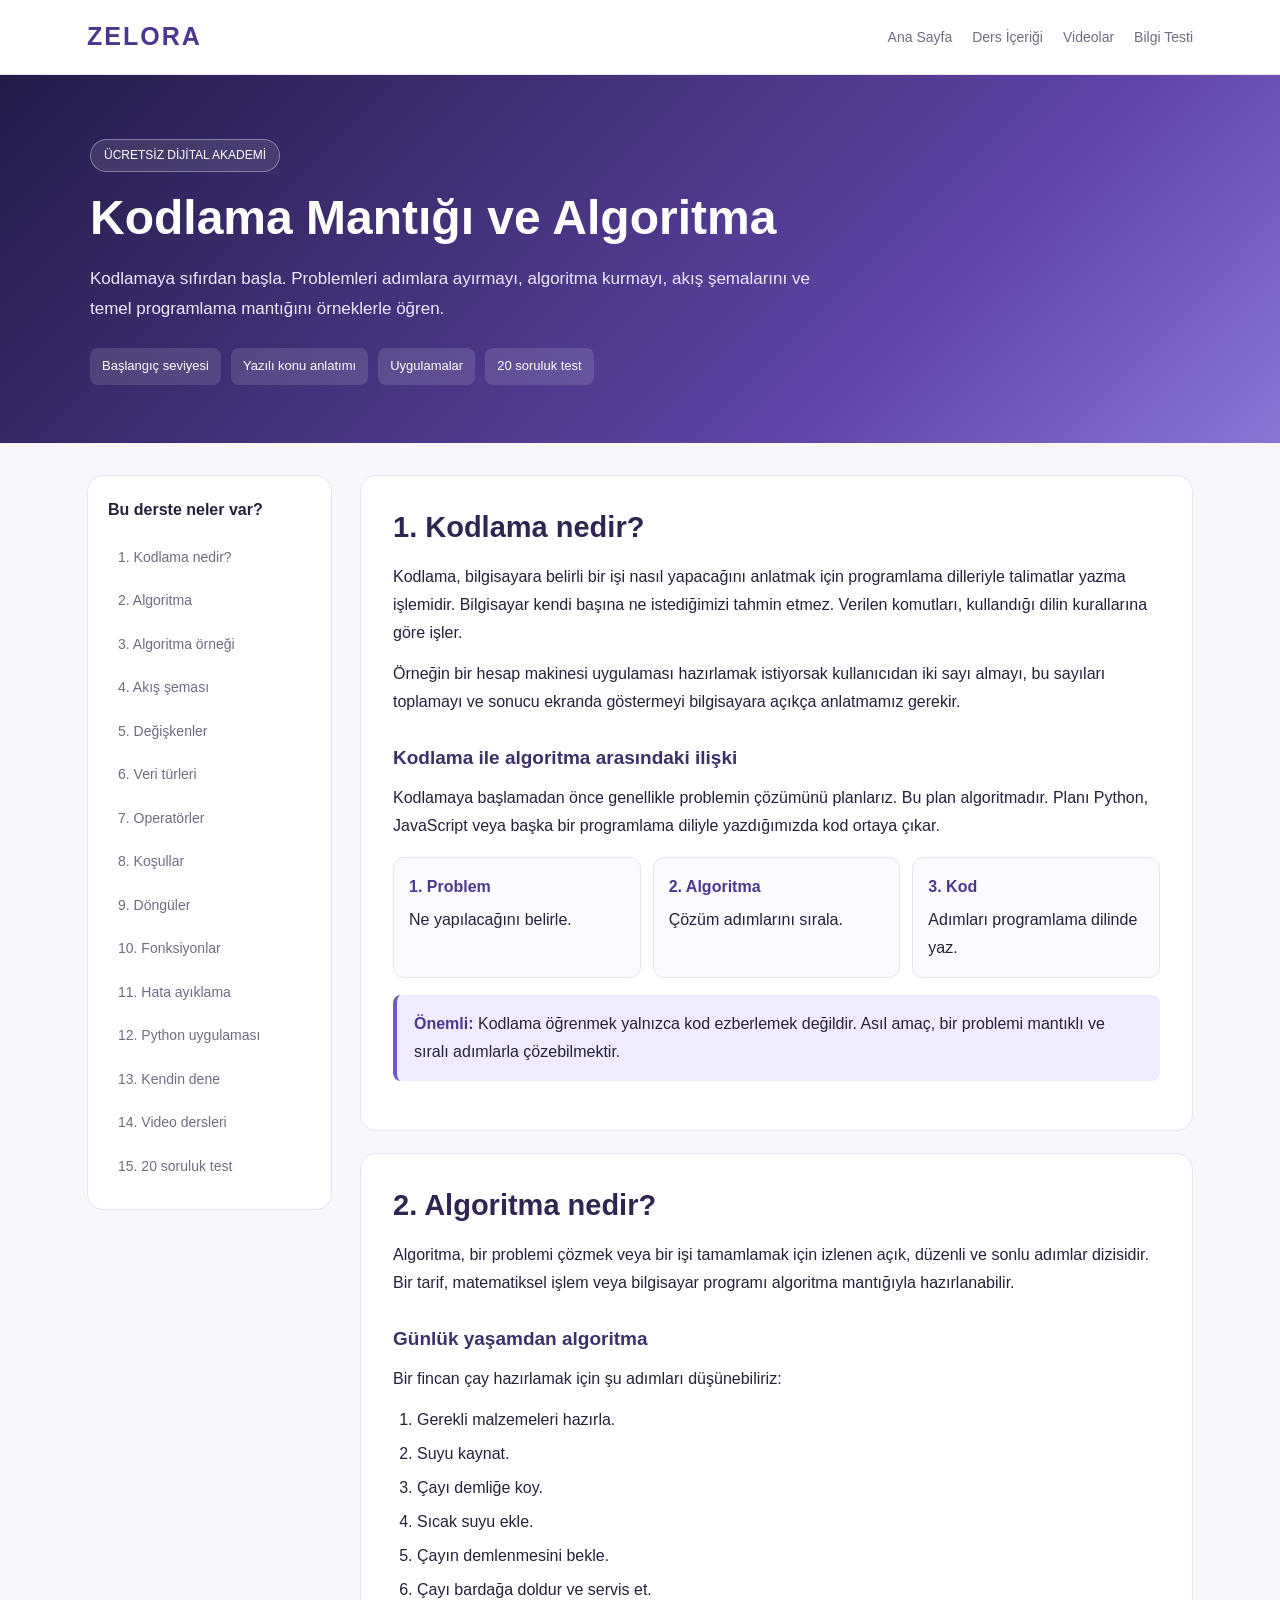
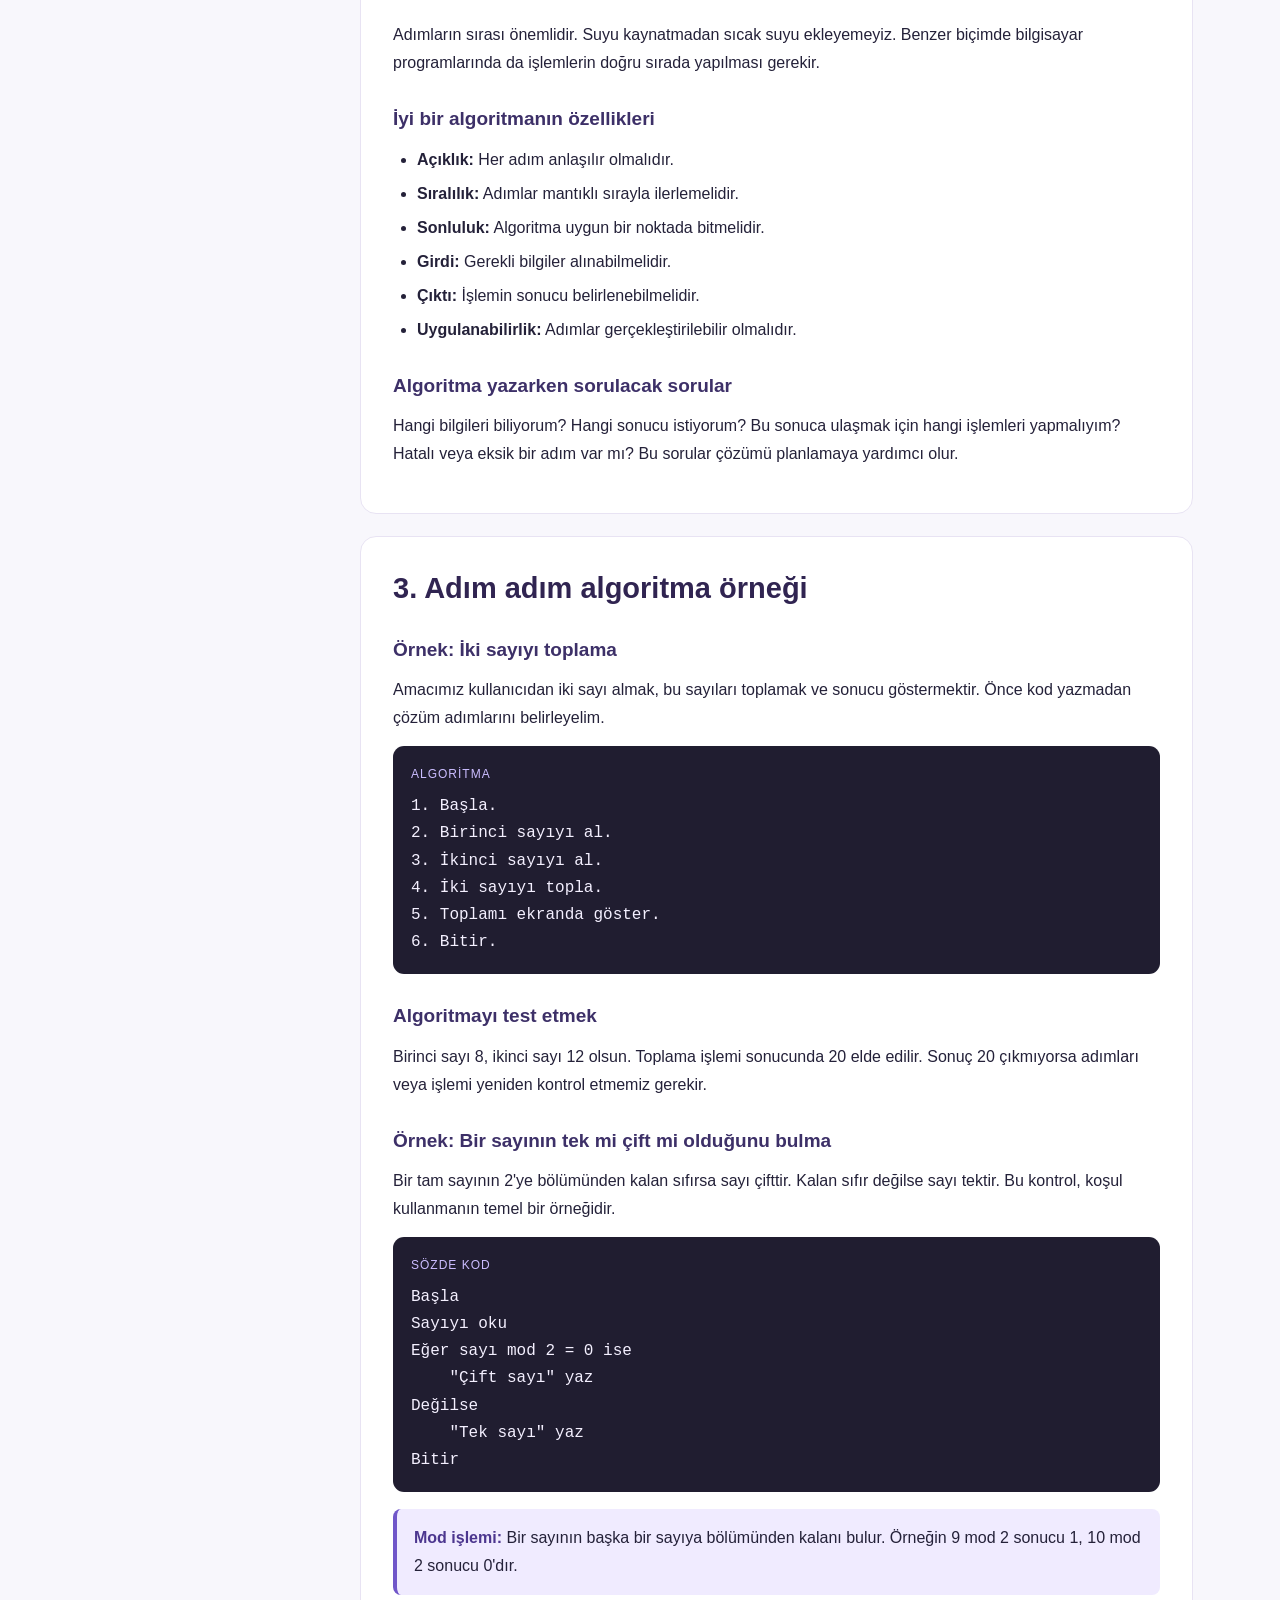
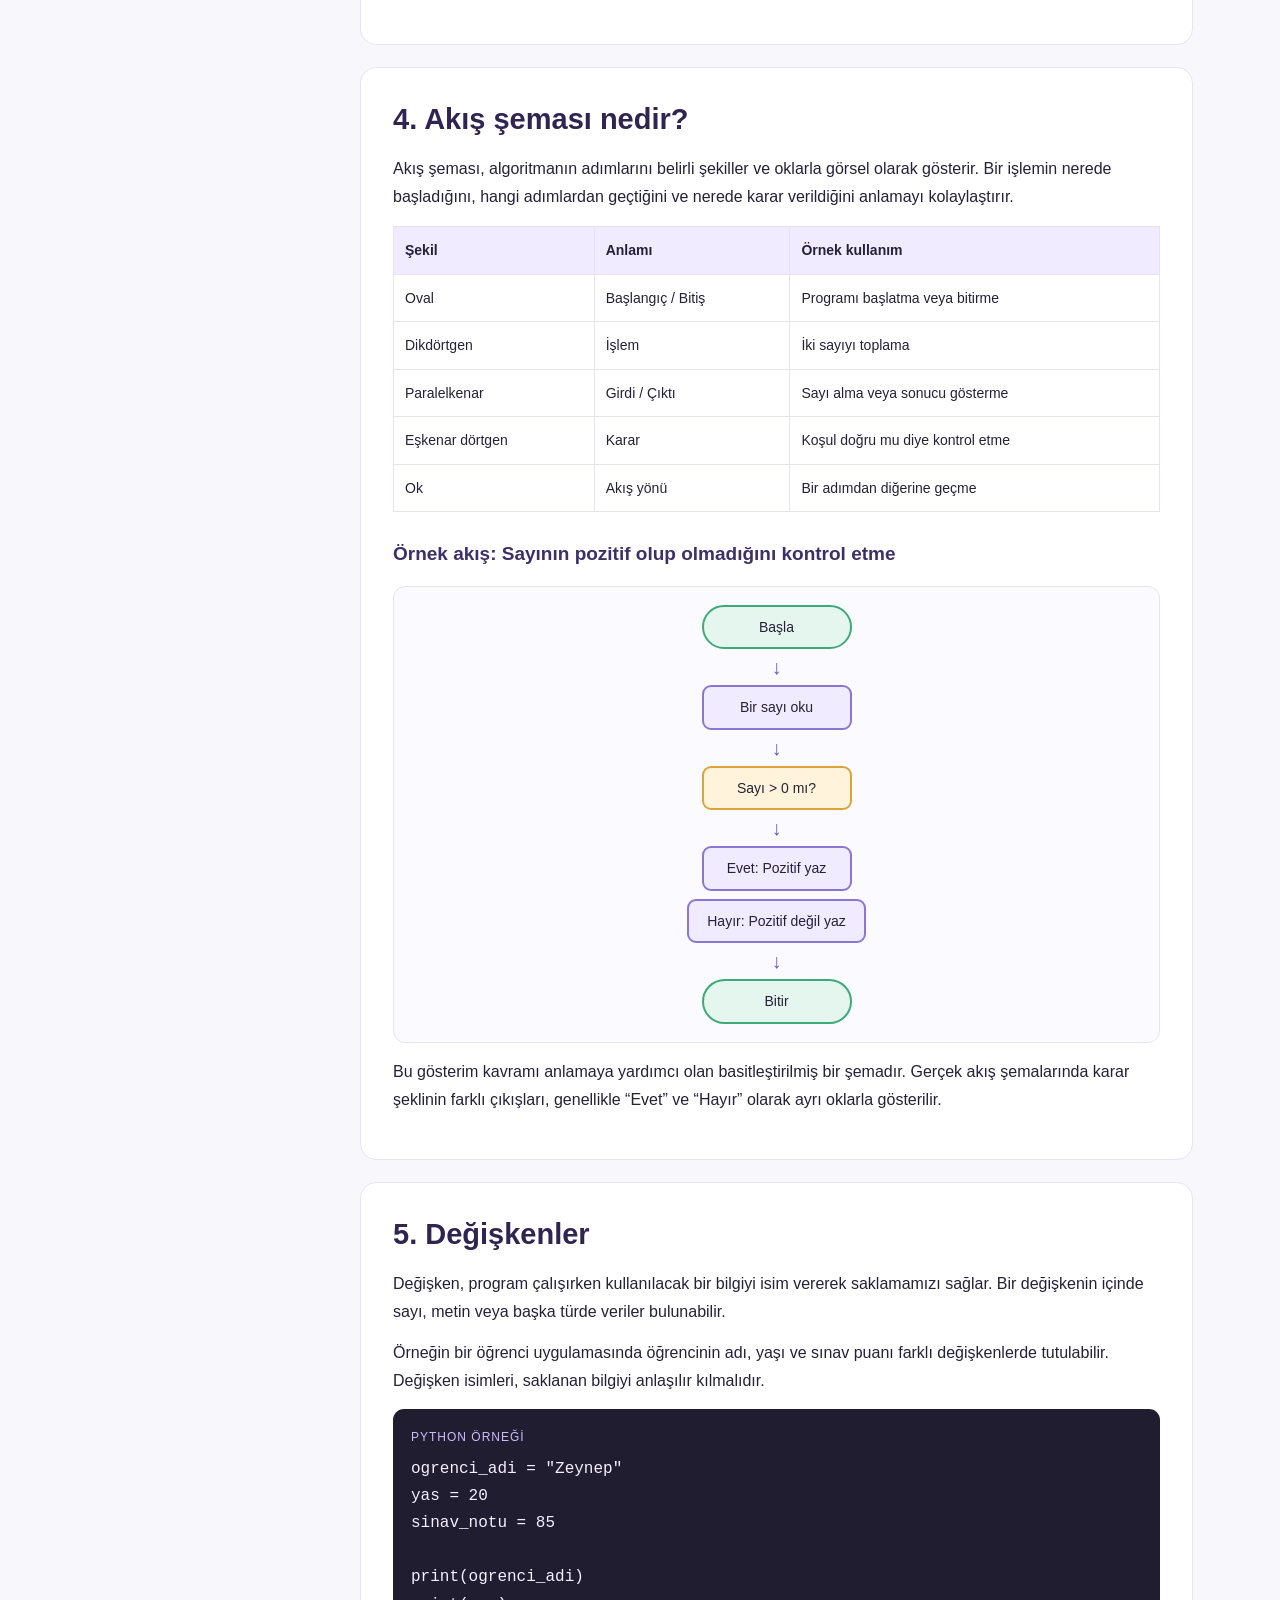
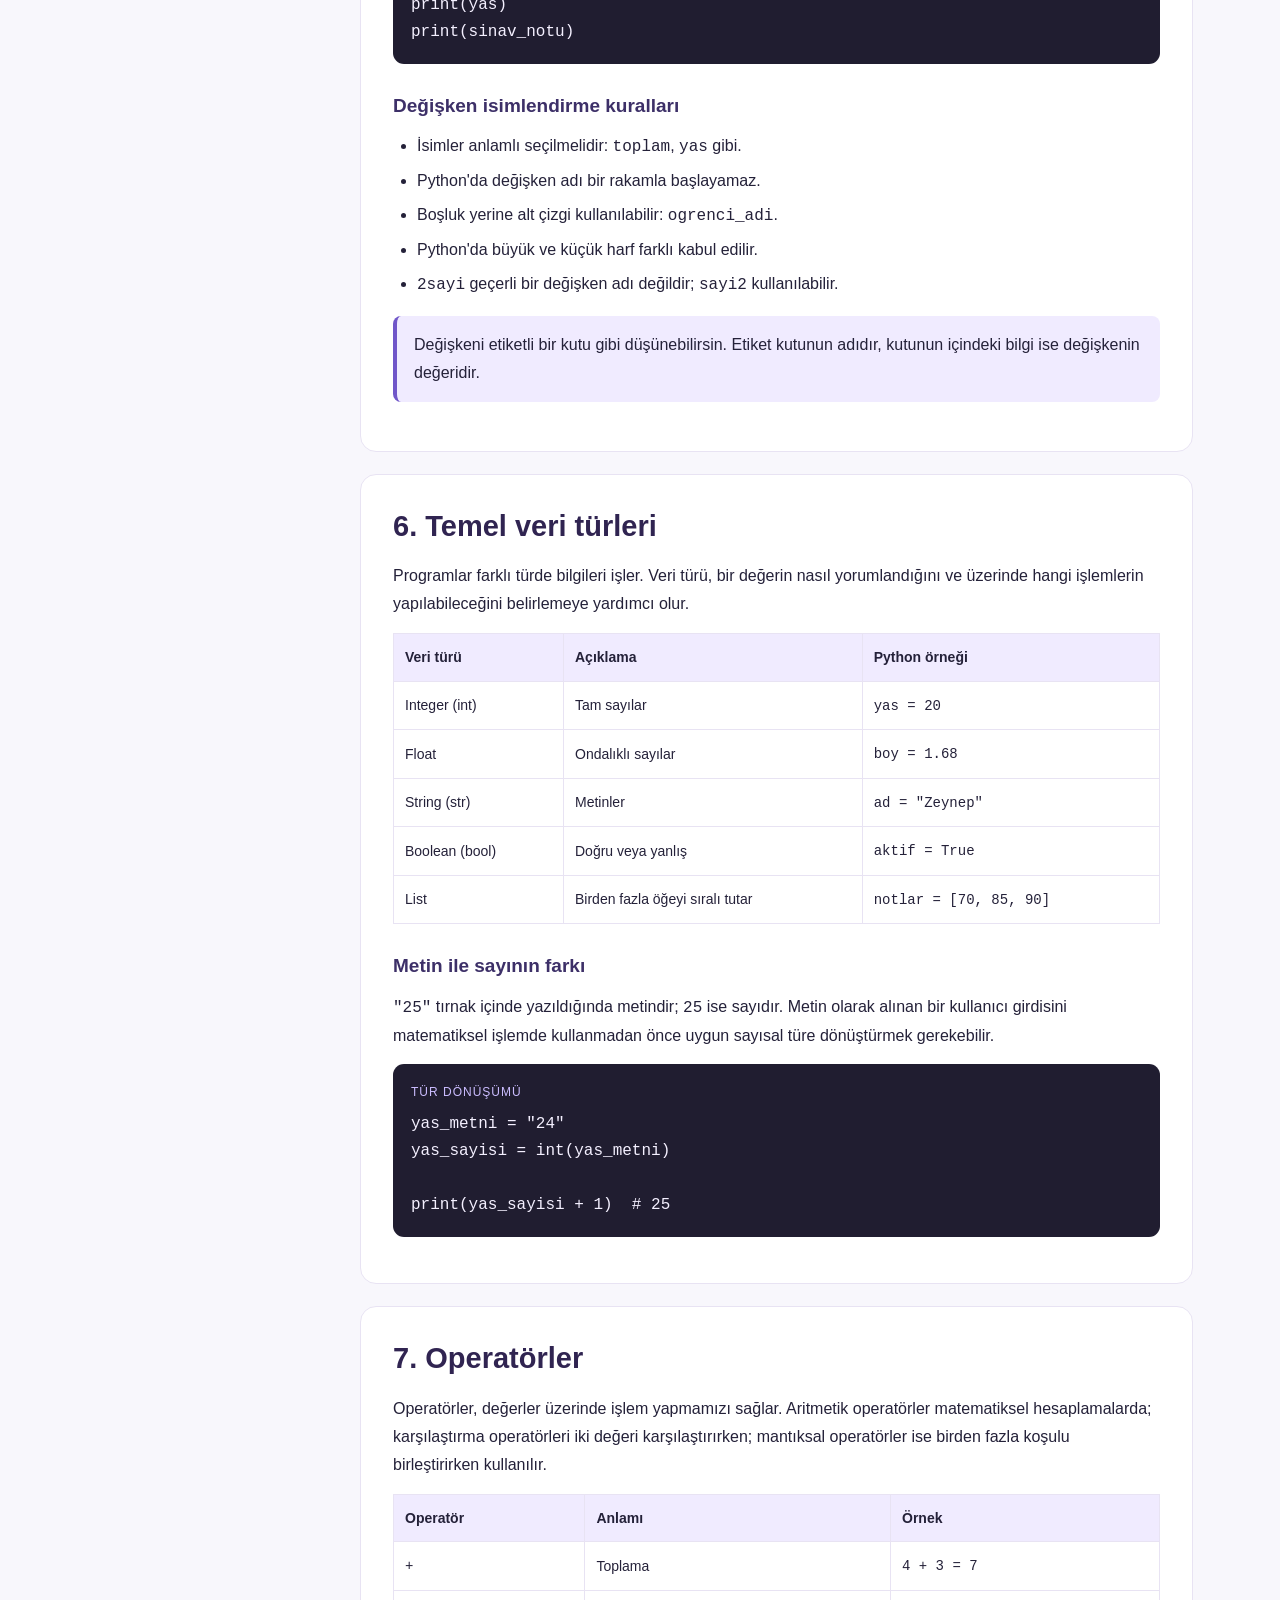
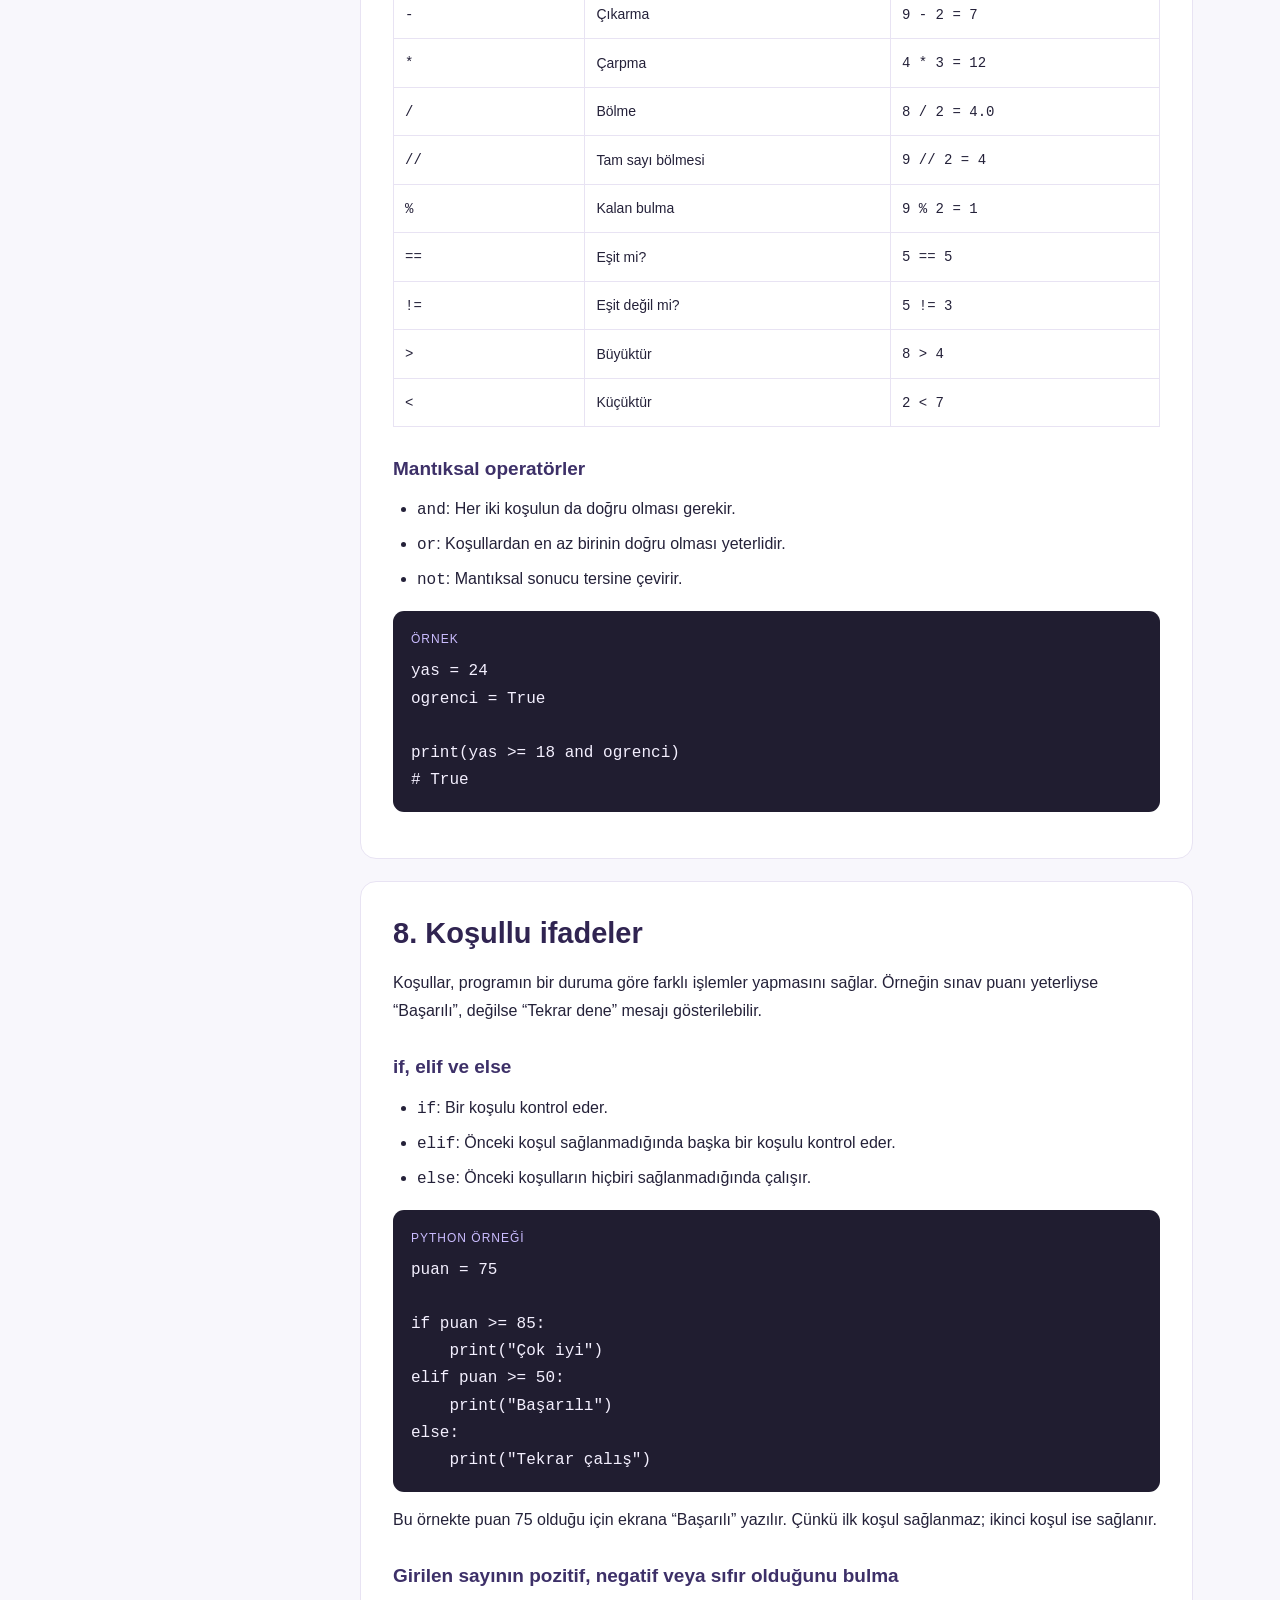
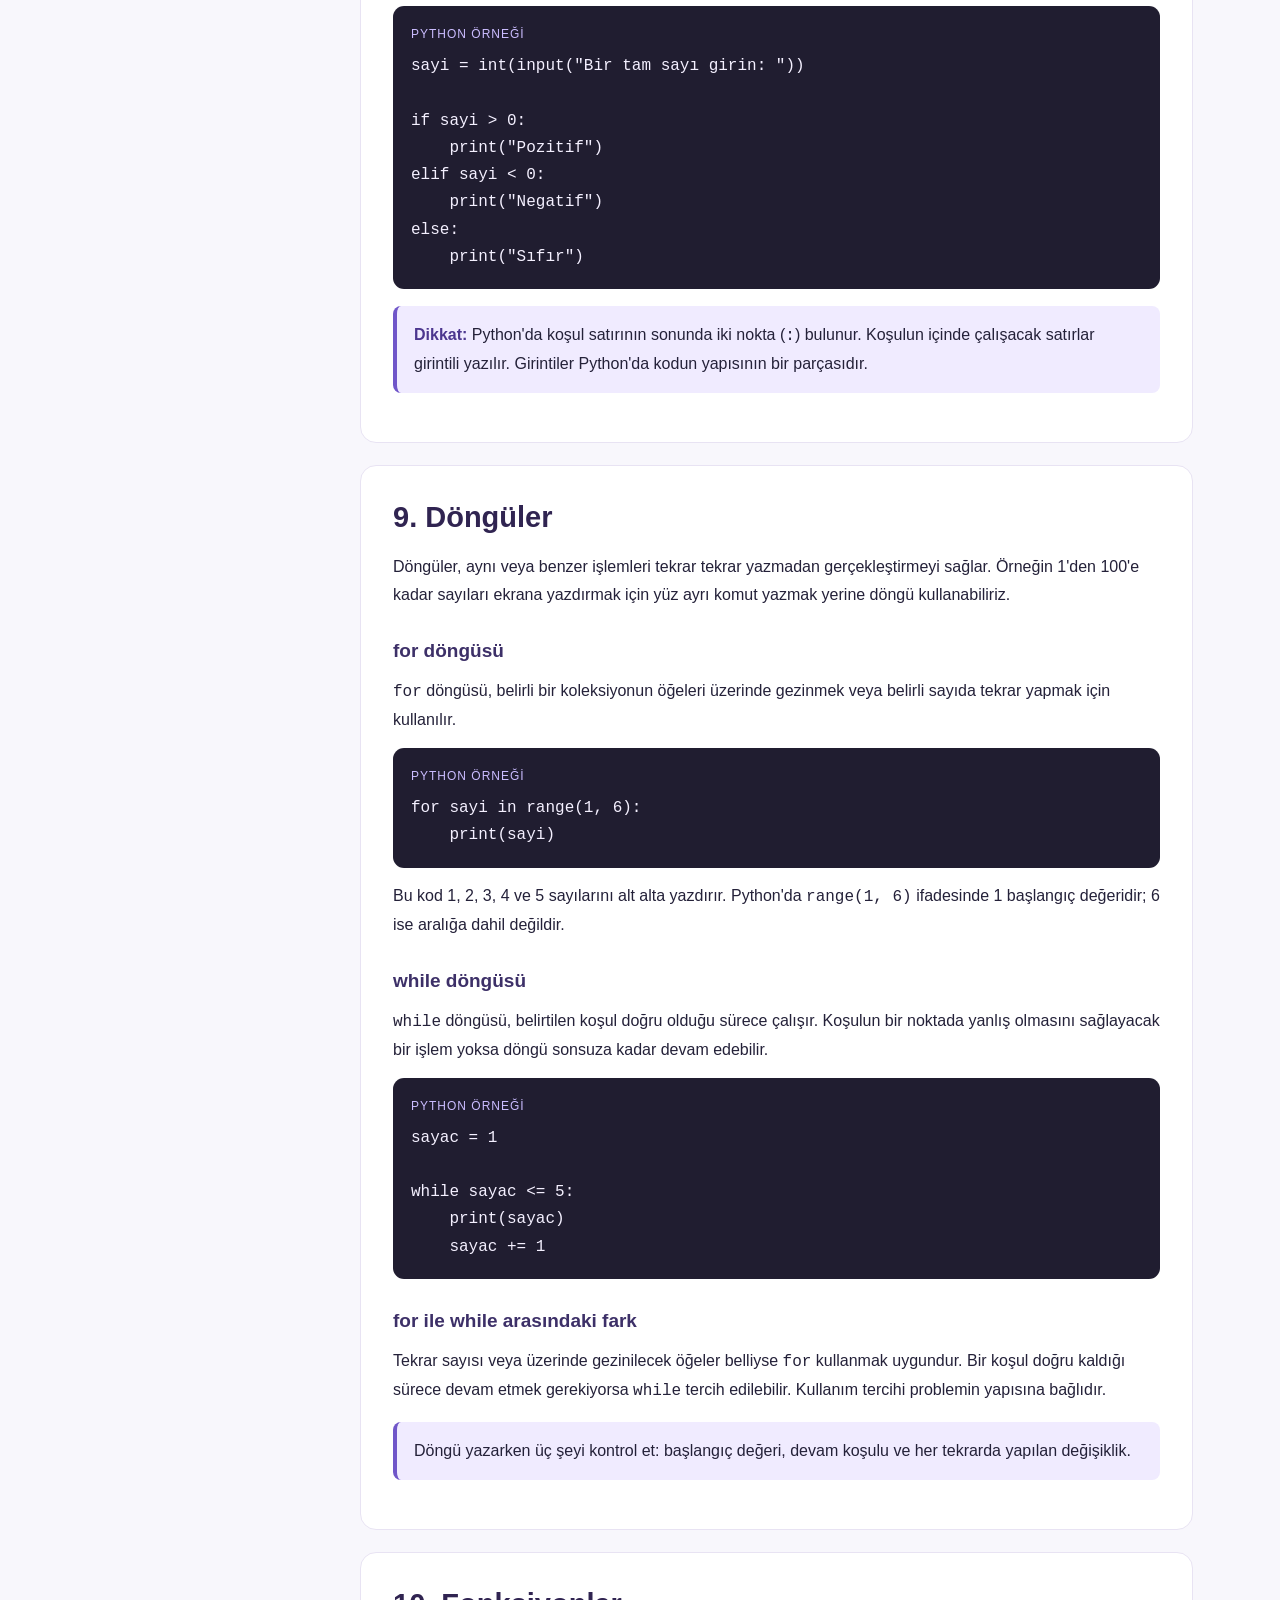
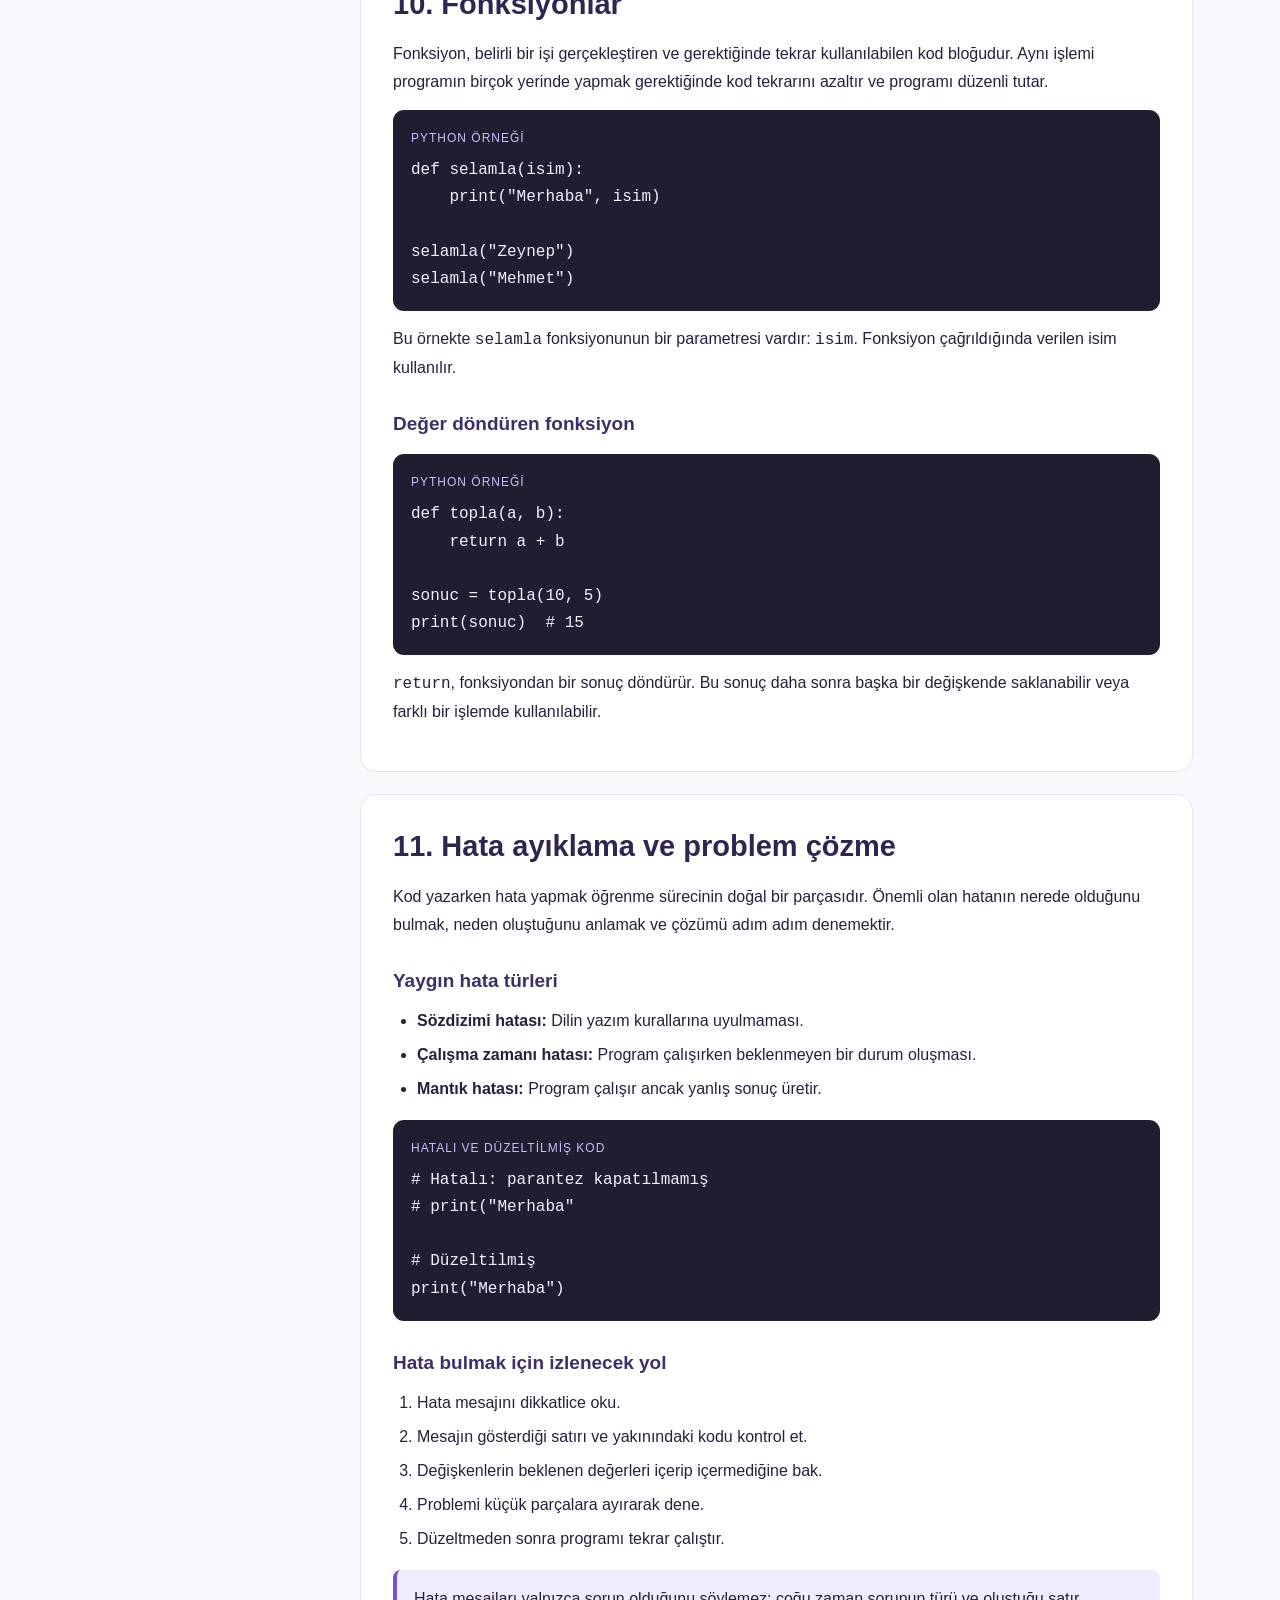
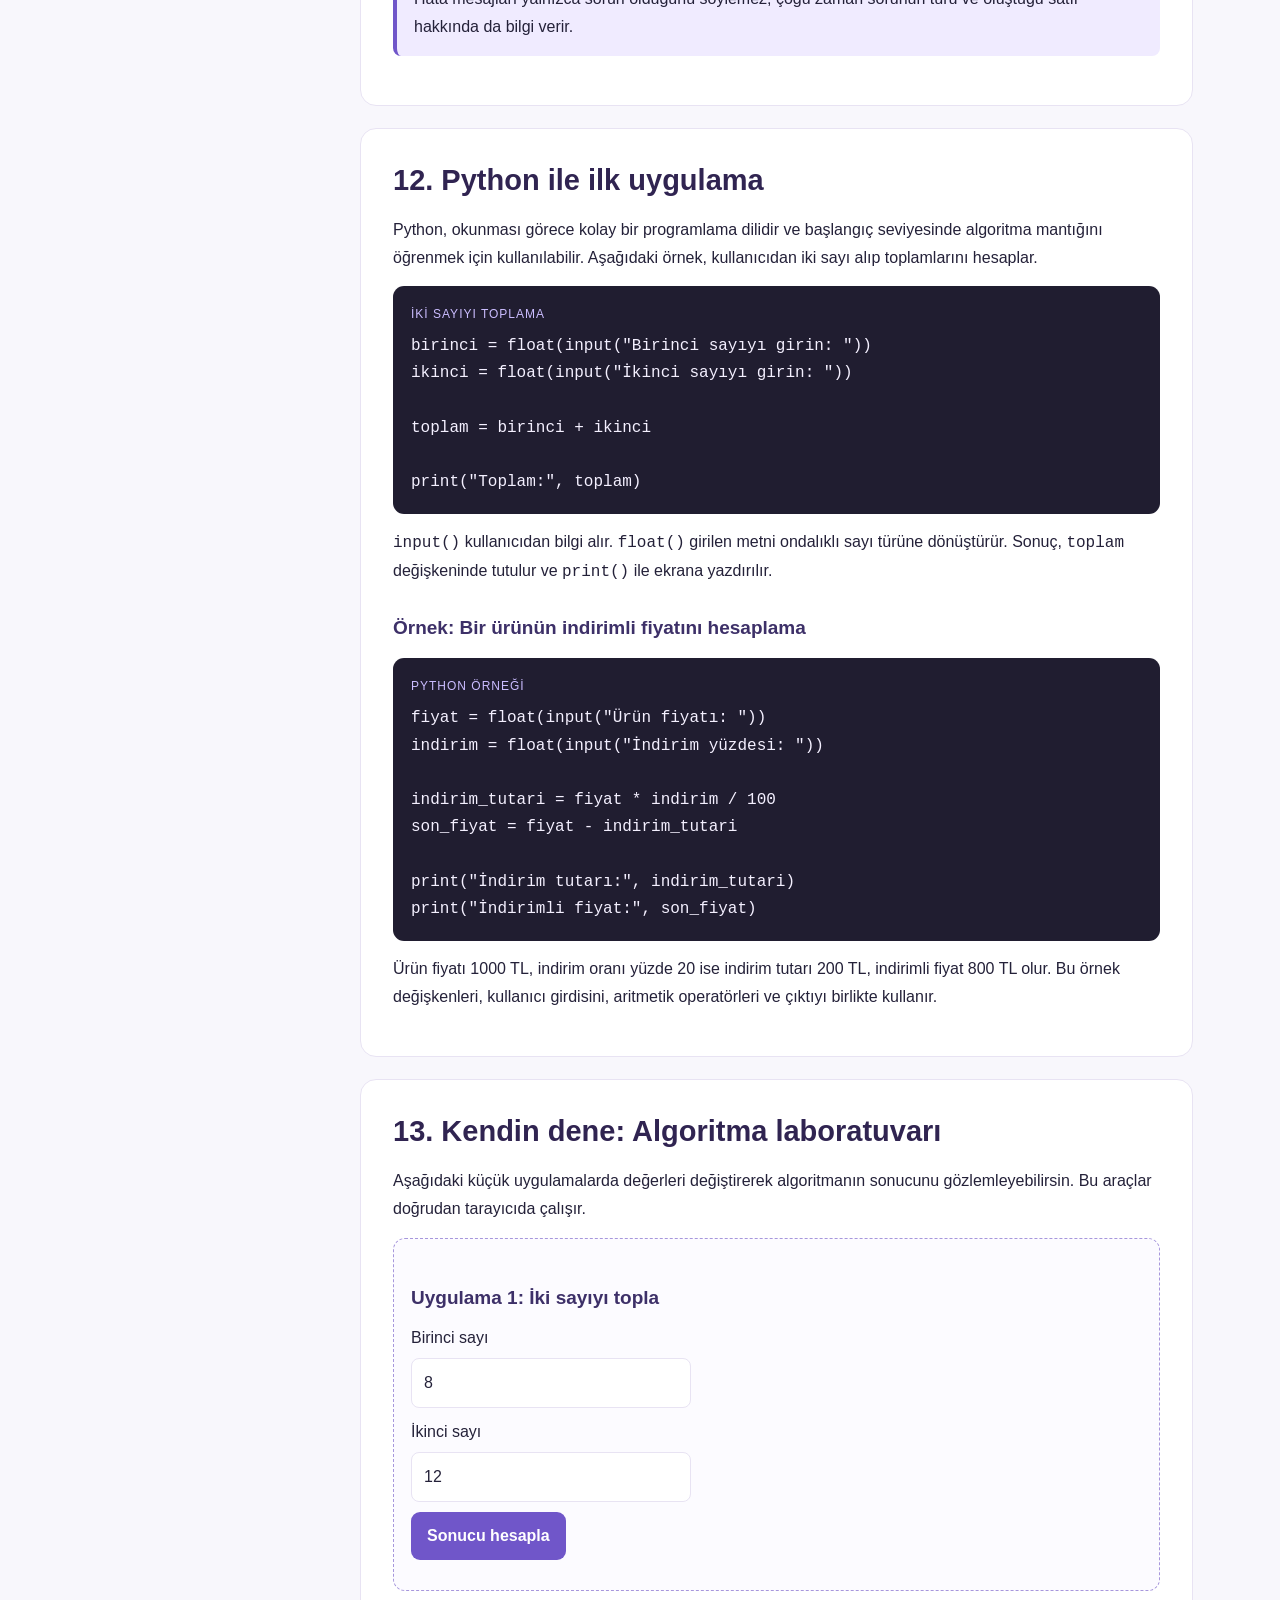
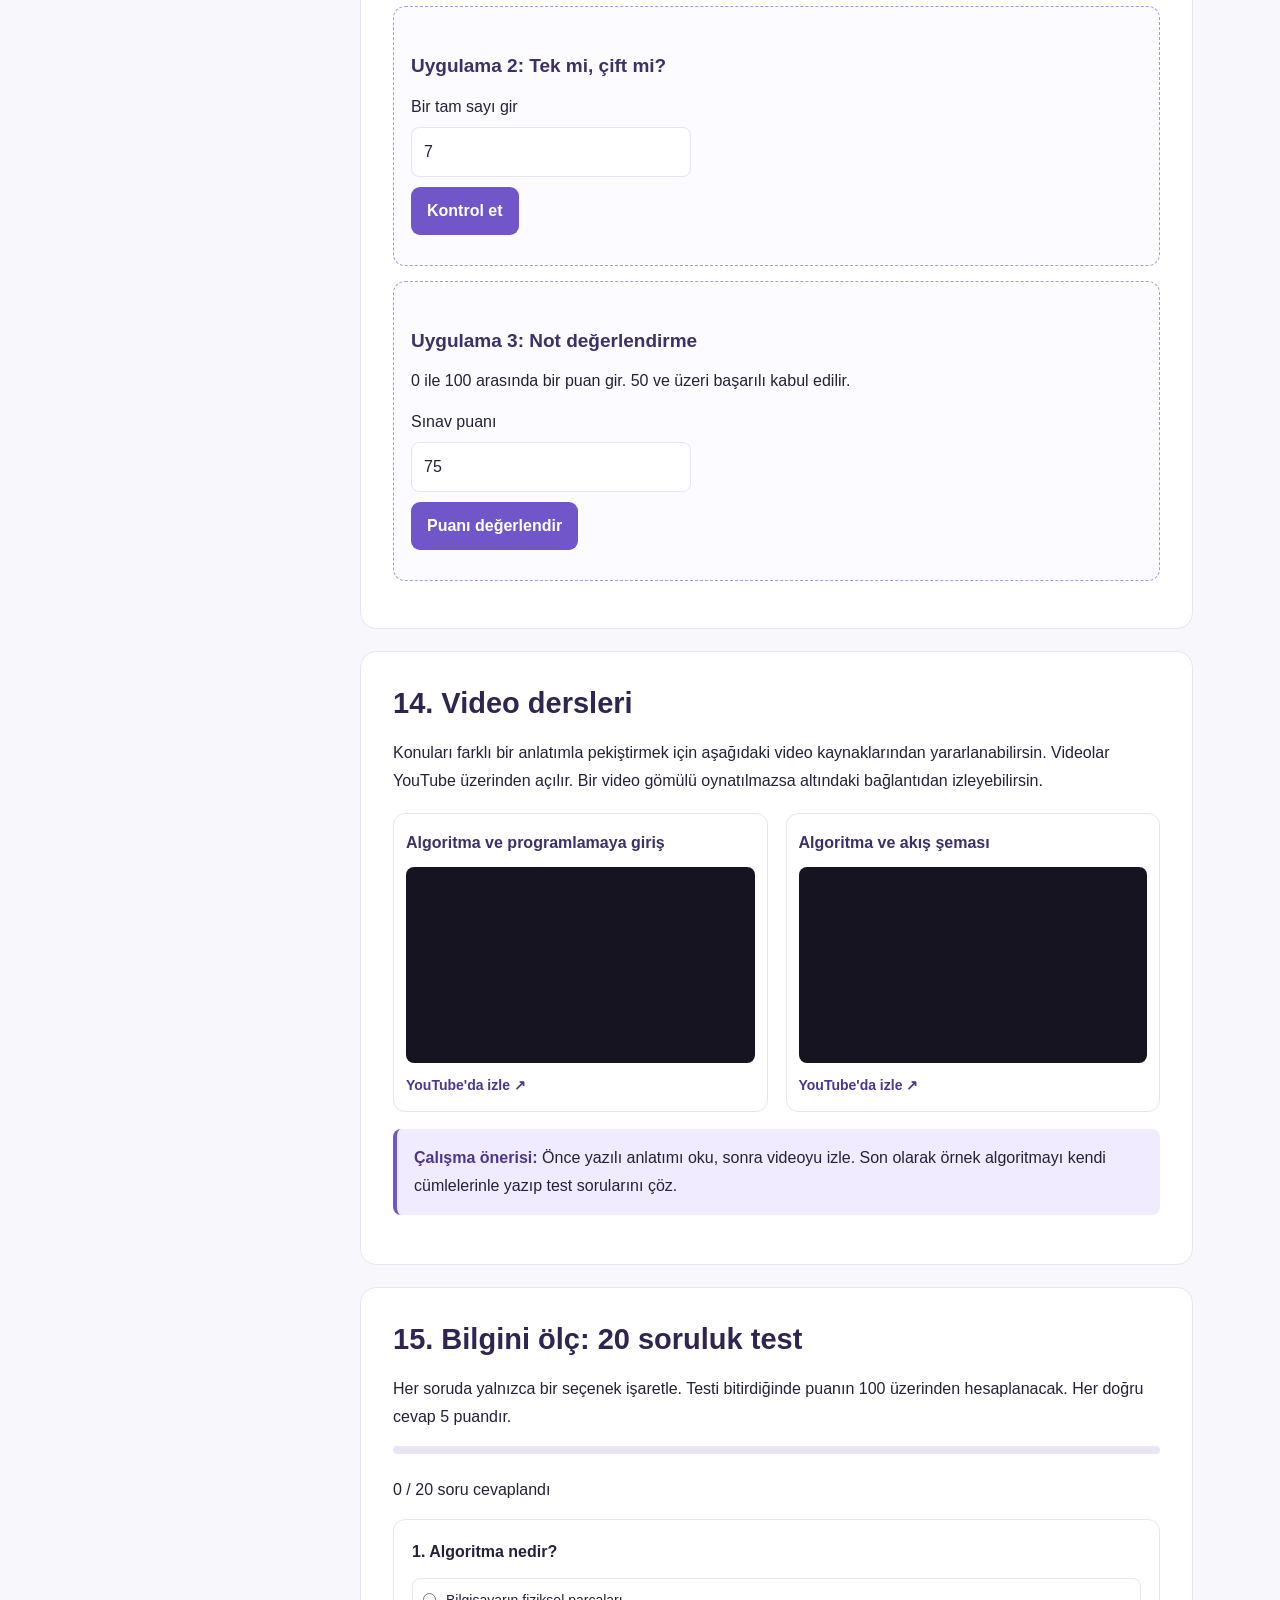
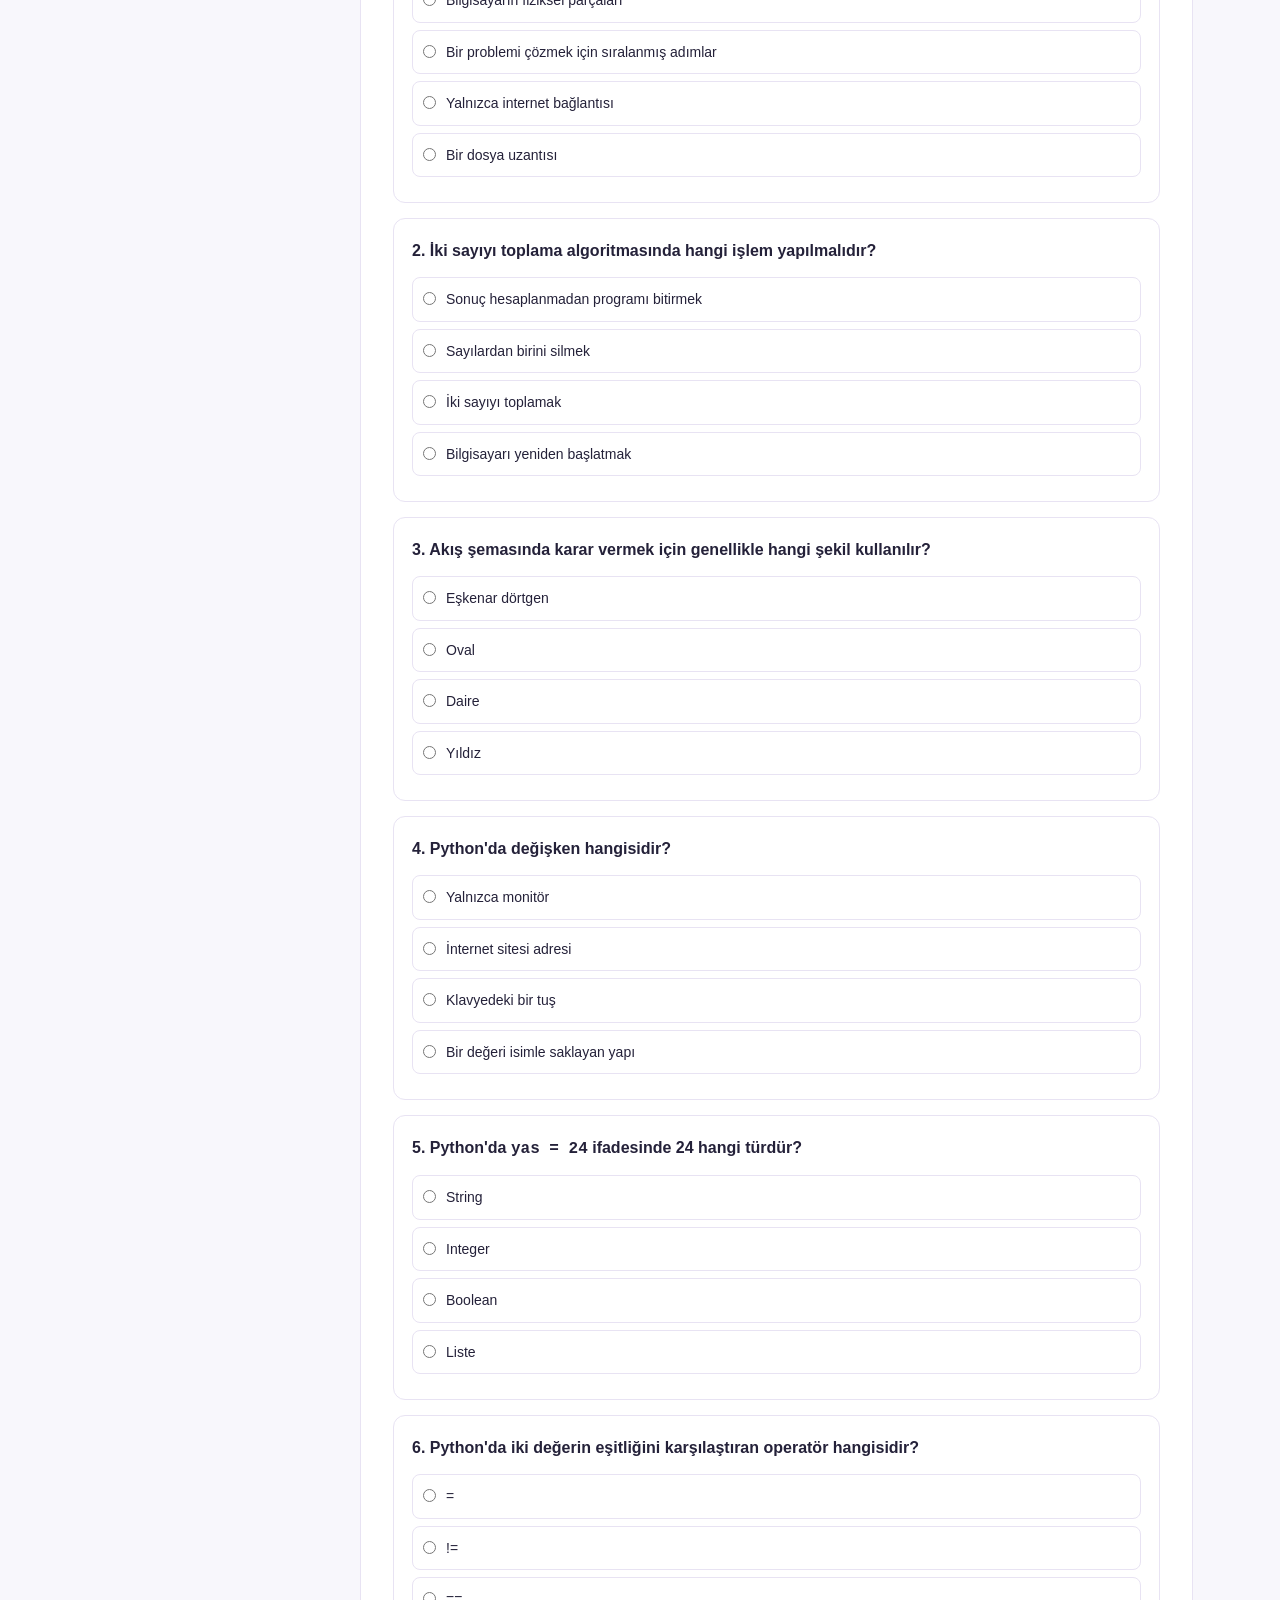
<file: kodlama-mantigi.html>
<!DOCTYPE html>
<html lang="tr">
<head>
  <meta charset="UTF-8">
  <meta name="viewport" content="width=device-width, initial-scale=1.0">
  <meta name="description" content="ZELORA ücretsiz Kodlama Mantığı eğitimi. Algoritmalar, akış şemaları, değişkenler, koşullar, döngüler ve uygulamalar.">
  <title>Kodlama Mantığı | ZELORA</title>

  <style>
    :root {
      --primary: #7056c9;
      --primary-dark: #4c368f;
      --bg: #f8f7fc;
      --card: #ffffff;
      --text: #242139;
      --muted: #706c82;
      --border: #e8e3f3;
      --soft: #f0ebff;
      --success: #178653;
      --danger: #c33e51;
    }

    * {
      box-sizing: border-box;
      margin: 0;
      padding: 0;
    }

    html {
      scroll-behavior: smooth;
      scroll-padding-top: 90px;
    }

    body {
      font-family: Arial, Helvetica, sans-serif;
      background: var(--bg);
      color: var(--text);
      line-height: 1.75;
    }

    a {
      color: inherit;
      text-decoration: none;
    }

    button, input {
      font: inherit;
    }

    .topbar {
      background: rgba(255, 255, 255, 0.96);
      border-bottom: 1px solid var(--border);
      position: sticky;
      top: 0;
      z-index: 10;
      backdrop-filter: blur(12px);
    }

    .nav {
      max-width: 1150px;
      margin: auto;
      padding: 15px 22px;
      display: flex;
      justify-content: space-between;
      align-items: center;
      gap: 15px;
    }

    .logo {
      font-size: 25px;
      font-weight: 800;
      letter-spacing: 2px;
      color: var(--primary-dark);
    }

    .nav-links {
      display: flex;
      gap: 20px;
      align-items: center;
      flex-wrap: wrap;
      font-size: 14px;
      color: var(--muted);
    }

    .nav-links a:hover {
      color: var(--primary);
    }

    .hero {
      background: linear-gradient(135deg, #241b48, #6045a7 70%, #8b76d4);
      color: white;
      padding: 64px 22px 58px;
    }

    .hero-inner {
      max-width: 1100px;
      margin: auto;
    }

    .eyebrow {
      display: inline-block;
      border: 1px solid rgba(255,255,255,.35);
      background: rgba(255,255,255,.1);
      border-radius: 30px;
      padding: 5px 13px;
      font-size: 12px;
      margin-bottom: 17px;
    }

    .hero h1 {
      font-size: clamp(32px, 5vw, 48px);
      line-height: 1.2;
      margin-bottom: 18px;
      max-width: 780px;
    }

    .hero p {
      max-width: 720px;
      color: #eee9ff;
      font-size: 17px;
      margin-bottom: 24px;
    }

    .hero-meta {
      display: flex;
      gap: 10px;
      flex-wrap: wrap;
    }

    .hero-meta span {
      background: rgba(255,255,255,.12);
      padding: 7px 12px;
      border-radius: 8px;
      font-size: 13px;
    }

    .layout {
      max-width: 1150px;
      margin: 32px auto 60px;
      padding: 0 22px;
      display: grid;
      grid-template-columns: 245px minmax(0, 1fr);
      gap: 28px;
      align-items: start;
    }

    .sidebar {
      position: sticky;
      top: 82px;
      background: var(--card);
      border: 1px solid var(--border);
      border-radius: 16px;
      padding: 20px;
    }

    .sidebar h3 {
      font-size: 16px;
      margin-bottom: 13px;
    }

    .sidebar a {
      display: block;
      color: var(--muted);
      font-size: 14px;
      padding: 8px 10px;
      border-radius: 8px;
      margin: 3px 0;
    }

    .sidebar a:hover {
      background: var(--soft);
      color: var(--primary-dark);
    }

    .content {
      min-width: 0;
    }

    .lesson {
      background: var(--card);
      border: 1px solid var(--border);
      border-radius: 16px;
      padding: clamp(20px, 4vw, 32px);
      margin-bottom: 22px;
      scroll-margin-top: 88px;
    }

    .lesson h2 {
      font-size: clamp(23px, 3vw, 29px);
      line-height: 1.35;
      margin-bottom: 16px;
      color: #302451;
    }

    .lesson h3 {
      font-size: 19px;
      margin: 25px 0 10px;
      color: #3d3068;
    }

    .lesson p {
      margin-bottom: 13px;
    }

    .lesson ul, .lesson ol {
      padding-left: 24px;
      margin: 10px 0 17px;
    }

    .lesson li {
      margin: 6px 0;
    }

    .callout {
      background: var(--soft);
      border-left: 4px solid var(--primary);
      padding: 15px 17px;
      border-radius: 8px;
      margin: 17px 0;
    }

    .callout strong {
      color: var(--primary-dark);
    }

    .example {
      background: #201d30;
      color: #f4f0ff;
      border-radius: 11px;
      padding: 18px;
      margin: 14px 0;
      overflow-x: auto;
    }

    .example-title {
      color: #cbbdff;
      font-size: 12px;
      text-transform: uppercase;
      letter-spacing: 1px;
      margin-bottom: 8px;
    }

    pre, code {
      font-family: Consolas, "Courier New", monospace;
    }

    pre {
      white-space: pre-wrap;
      overflow-wrap: anywhere;
      line-height: 1.7;
    }

    .steps {
      display: grid;
      grid-template-columns: repeat(3, minmax(0, 1fr));
      gap: 12px;
      margin: 17px 0;
    }

    .step {
      background: #fbfaff;
      border: 1px solid var(--border);
      border-radius: 11px;
      padding: 15px;
    }

    .step b {
      display: block;
      color: var(--primary-dark);
      margin-bottom: 5px;
    }

    .table-wrap {
      overflow-x: auto;
      margin: 15px 0;
    }

    table {
      border-collapse: collapse;
      width: 100%;
      min-width: 440px;
      font-size: 14px;
    }

    th, td {
      border: 1px solid var(--border);
      text-align: left;
      padding: 11px;
    }

    th {
      background: var(--soft);
    }

    .flowchart {
      display: flex;
      flex-direction: column;
      align-items: center;
      gap: 8px;
      padding: 18px 8px;
      background: #fbfaff;
      border: 1px solid var(--border);
      border-radius: 12px;
      margin: 15px 0;
    }

    .flow-node {
      border: 2px solid #8b76d4;
      background: #f0ebff;
      border-radius: 9px;
      padding: 8px 18px;
      text-align: center;
      min-width: 150px;
      font-size: 14px;
    }

    .flow-node.terminal {
      border-radius: 30px;
      background: #e5f6ee;
      border-color: #3eaa79;
    }

    .flow-node.decision {
      transform: none;
      background: #fff4db;
      border-color: #d9a43b;
    }

    .arrow {
      color: var(--primary);
      font-size: 20px;
      line-height: 1;
    }

    .practice-box {
      border: 1px dashed #a797dc;
      background: #fcfbff;
      border-radius: 12px;
      padding: 17px;
      margin: 15px 0;
    }

    .practice-box input {
      width: 100%;
      max-width: 280px;
      border: 1px solid var(--border);
      border-radius: 8px;
      padding: 10px 12px;
      margin: 6px 0 10px;
      background: white;
      color: var(--text);
    }

    .btn {
      display: inline-block;
      border: 0;
      border-radius: 9px;
      background: var(--primary);
      color: white;
      padding: 10px 16px;
      cursor: pointer;
      font-weight: 700;
      transition: .2s;
    }

    .btn:hover {
      background: var(--primary-dark);
    }

    .btn-secondary {
      background: #eee9fb;
      color: var(--primary-dark);
    }

    .btn-secondary:hover {
      background: #ded4f8;
    }

    .result {
      margin-top: 10px;
      font-weight: 700;
    }

    .video-grid {
      display: grid;
      grid-template-columns: repeat(2, minmax(0, 1fr));
      gap: 18px;
      margin-top: 18px;
    }

    .video-card {
      border: 1px solid var(--border);
      border-radius: 12px;
      padding: 12px;
      background: #fff;
      min-width: 0;
    }

    .video-card h3 {
      margin: 3px 0 10px;
      font-size: 16px;
    }

    .video-frame {
      aspect-ratio: 16 / 9;
      width: 100%;
      background: #171421;
      border-radius: 8px;
      overflow: hidden;
    }

    .video-frame iframe {
      display: block;
      width: 100%;
      height: 100%;
      border: 0;
    }

    .video-link {
      display: inline-block;
      margin-top: 10px;
      color: var(--primary-dark);
      font-weight: 700;
      font-size: 14px;
    }

    .quiz-progress {
      height: 8px;
      background: #e9e5f2;
      border-radius: 20px;
      overflow: hidden;
      margin: 15px 0 22px;
    }

    .quiz-progress div {
      height: 100%;
      width: 0;
      background: var(--primary);
      transition: width .2s;
    }

    .question {
      border: 1px solid var(--border);
      border-radius: 12px;
      padding: 18px;
      margin: 15px 0;
    }

    .question h3 {
      font-size: 16px;
      margin: 0 0 12px;
      color: var(--text);
    }

    .option {
      display: flex;
      gap: 10px;
      align-items: flex-start;
      padding: 9px 10px;
      margin: 7px 0;
      border: 1px solid var(--border);
      border-radius: 8px;
      cursor: pointer;
      font-size: 14px;
    }

    .option:hover {
      background: #faf8ff;
    }

    .option input {
      margin-top: 5px;
      accent-color: var(--primary);
    }

    .quiz-result {
      display: none;
      padding: 20px;
      border-radius: 12px;
      margin-top: 18px;
      background: var(--soft);
    }

    .quiz-result h3 {
      margin-top: 0;
    }

    .footer {
      background: #211b39;
      color: #e8e2ff;
      padding: 30px 22px;
      text-align: center;
      font-size: 13px;
    }

    .footer a {
      color: white;
      text-decoration: underline;
    }

    @media (max-width: 850px) {
      .layout {
        grid-template-columns: 1fr;
      }

      .sidebar {
        position: static;
      }

      .sidebar nav {
        display: grid;
        grid-template-columns: repeat(2, minmax(0, 1fr));
        gap: 3px;
      }
    }

    @media (max-width: 600px) {
      .nav {
        align-items: flex-start;
        flex-direction: column;
      }

      .nav-links {
        gap: 12px;
      }

      .hero {
        padding: 43px 20px;
      }

      .layout {
        margin-top: 18px;
        padding: 0 13px;
        gap: 17px;
      }

      .steps, .video-grid {
        grid-template-columns: 1fr;
      }

      .lesson {
        padding: 20px 16px;
      }

      .sidebar nav {
        grid-template-columns: 1fr;
      }
    }
  </style>
</head>

<body>
  <header class="topbar">
    <div class="nav">
      <a class="logo" href="index.html">ZELORA</a>
      <nav class="nav-links" aria-label="Ana menü">
        <a href="index.html">Ana Sayfa</a>
        <a href="#konular">Ders İçeriği</a>
        <a href="#videolar">Videolar</a>
        <a href="#test">Bilgi Testi</a>
      </nav>
    </div>
  </header>

  <section class="hero">
    <div class="hero-inner">
      <span class="eyebrow">ÜCRETSİZ DİJİTAL AKADEMİ</span>
      <h1>Kodlama Mantığı ve Algoritma</h1>
      <p>
        Kodlamaya sıfırdan başla. Problemleri adımlara ayırmayı, algoritma
        kurmayı, akış şemalarını ve temel programlama mantığını örneklerle öğren.
      </p>
      <div class="hero-meta">
        <span>Başlangıç seviyesi</span>
        <span>Yazılı konu anlatımı</span>
        <span>Uygulamalar</span>
        <span>20 soruluk test</span>
      </div>
    </div>
  </section>

  <main class="layout" id="konular">
    <aside class="sidebar">
      <h3>Bu derste neler var?</h3>
      <nav>
        <a href="#giris">1. Kodlama nedir?</a>
        <a href="#algoritma">2. Algoritma</a>
        <a href="#ornek">3. Algoritma örneği</a>
        <a href="#akiss">4. Akış şeması</a>
        <a href="#degisken">5. Değişkenler</a>
        <a href="#veritipleri">6. Veri türleri</a>
        <a href="#operator">7. Operatörler</a>
        <a href="#kosullar">8. Koşullar</a>
        <a href="#donguler">9. Döngüler</a>
        <a href="#fonksiyonlar">10. Fonksiyonlar</a>
        <a href="#hata">11. Hata ayıklama</a>
        <a href="#python">12. Python uygulaması</a>
        <a href="#pratik">13. Kendin dene</a>
        <a href="#videolar">14. Video dersleri</a>
        <a href="#test">15. 20 soruluk test</a>
      </nav>
    </aside>

    <div class="content">
      <section class="lesson" id="giris">
        <h2>1. Kodlama nedir?</h2>
        <p>
          Kodlama, bilgisayara belirli bir işi nasıl yapacağını anlatmak için
          programlama dilleriyle talimatlar yazma işlemidir. Bilgisayar kendi
          başına ne istediğimizi tahmin etmez. Verilen komutları, kullandığı
          dilin kurallarına göre işler.
        </p>
        <p>
          Örneğin bir hesap makinesi uygulaması hazırlamak istiyorsak kullanıcıdan
          iki sayı almayı, bu sayıları toplamayı ve sonucu ekranda göstermeyi
          bilgisayara açıkça anlatmamız gerekir.
        </p>

        <h3>Kodlama ile algoritma arasındaki ilişki</h3>
        <p>
          Kodlamaya başlamadan önce genellikle problemin çözümünü planlarız.
          Bu plan algoritmadır. Planı Python, JavaScript veya başka bir programlama
          diliyle yazdığımızda kod ortaya çıkar.
        </p>

        <div class="steps">
          <div class="step">
            <b>1. Problem</b>
            Ne yapılacağını belirle.
          </div>
          <div class="step">
            <b>2. Algoritma</b>
            Çözüm adımlarını sırala.
          </div>
          <div class="step">
            <b>3. Kod</b>
            Adımları programlama dilinde yaz.
          </div>
        </div>

        <div class="callout">
          <strong>Önemli:</strong> Kodlama öğrenmek yalnızca kod ezberlemek
          değildir. Asıl amaç, bir problemi mantıklı ve sıralı adımlarla
          çözebilmektir.
        </div>
      </section>

      <section class="lesson" id="algoritma">
        <h2>2. Algoritma nedir?</h2>
        <p>
          Algoritma, bir problemi çözmek veya bir işi tamamlamak için izlenen
          açık, düzenli ve sonlu adımlar dizisidir. Bir tarif, matematiksel
          işlem veya bilgisayar programı algoritma mantığıyla hazırlanabilir.
        </p>

        <h3>Günlük yaşamdan algoritma</h3>
        <p>Bir fincan çay hazırlamak için şu adımları düşünebiliriz:</p>
        <ol>
          <li>Gerekli malzemeleri hazırla.</li>
          <li>Suyu kaynat.</li>
          <li>Çayı demliğe koy.</li>
          <li>Sıcak suyu ekle.</li>
          <li>Çayın demlenmesini bekle.</li>
          <li>Çayı bardağa doldur ve servis et.</li>
        </ol>
        <p>
          Adımların sırası önemlidir. Suyu kaynatmadan sıcak suyu ekleyemeyiz.
          Benzer biçimde bilgisayar programlarında da işlemlerin doğru sırada
          yapılması gerekir.
        </p>

        <h3>İyi bir algoritmanın özellikleri</h3>
        <ul>
          <li><strong>Açıklık:</strong> Her adım anlaşılır olmalıdır.</li>
          <li><strong>Sıralılık:</strong> Adımlar mantıklı sırayla ilerlemelidir.</li>
          <li><strong>Sonluluk:</strong> Algoritma uygun bir noktada bitmelidir.</li>
          <li><strong>Girdi:</strong> Gerekli bilgiler alınabilmelidir.</li>
          <li><strong>Çıktı:</strong> İşlemin sonucu belirlenebilmelidir.</li>
          <li><strong>Uygulanabilirlik:</strong> Adımlar gerçekleştirilebilir olmalıdır.</li>
        </ul>

        <h3>Algoritma yazarken sorulacak sorular</h3>
        <p>
          Hangi bilgileri biliyorum? Hangi sonucu istiyorum? Bu sonuca ulaşmak
          için hangi işlemleri yapmalıyım? Hatalı veya eksik bir adım var mı?
          Bu sorular çözümü planlamaya yardımcı olur.
        </p>
      </section>

      <section class="lesson" id="ornek">
        <h2>3. Adım adım algoritma örneği</h2>
        <h3>Örnek: İki sayıyı toplama</h3>
        <p>
          Amacımız kullanıcıdan iki sayı almak, bu sayıları toplamak ve sonucu
          göstermektir. Önce kod yazmadan çözüm adımlarını belirleyelim.
        </p>

        <div class="example">
          <div class="example-title">Algoritma</div>
          <pre>1. Başla.
2. Birinci sayıyı al.
3. İkinci sayıyı al.
4. İki sayıyı topla.
5. Toplamı ekranda göster.
6. Bitir.</pre>
        </div>

        <h3>Algoritmayı test etmek</h3>
        <p>
          Birinci sayı 8, ikinci sayı 12 olsun. Toplama işlemi sonucunda 20
          elde edilir. Sonuç 20 çıkmıyorsa adımları veya işlemi yeniden kontrol
          etmemiz gerekir.
        </p>

        <h3>Örnek: Bir sayının tek mi çift mi olduğunu bulma</h3>
        <p>
          Bir tam sayının 2'ye bölümünden kalan sıfırsa sayı çifttir. Kalan
          sıfır değilse sayı tektir. Bu kontrol, koşul kullanmanın temel bir
          örneğidir.
        </p>

        <div class="example">
          <div class="example-title">Sözde kod</div>
          <pre>Başla
Sayıyı oku
Eğer sayı mod 2 = 0 ise
    "Çift sayı" yaz
Değilse
    "Tek sayı" yaz
Bitir</pre>
        </div>

        <div class="callout">
          <strong>Mod işlemi:</strong> Bir sayının başka bir sayıya bölümünden
          kalanı bulur. Örneğin 9 mod 2 sonucu 1, 10 mod 2 sonucu 0'dır.
        </div>
      </section>

      <section class="lesson" id="akiss">
        <h2>4. Akış şeması nedir?</h2>
        <p>
          Akış şeması, algoritmanın adımlarını belirli şekiller ve oklarla
          görsel olarak gösterir. Bir işlemin nerede başladığını, hangi
          adımlardan geçtiğini ve nerede karar verildiğini anlamayı kolaylaştırır.
        </p>

        <div class="table-wrap">
          <table>
            <thead>
              <tr>
                <th>Şekil</th>
                <th>Anlamı</th>
                <th>Örnek kullanım</th>
              </tr>
            </thead>
            <tbody>
              <tr>
                <td>Oval</td>
                <td>Başlangıç / Bitiş</td>
                <td>Programı başlatma veya bitirme</td>
              </tr>
              <tr>
                <td>Dikdörtgen</td>
                <td>İşlem</td>
                <td>İki sayıyı toplama</td>
              </tr>
              <tr>
                <td>Paralelkenar</td>
                <td>Girdi / Çıktı</td>
                <td>Sayı alma veya sonucu gösterme</td>
              </tr>
              <tr>
                <td>Eşkenar dörtgen</td>
                <td>Karar</td>
                <td>Koşul doğru mu diye kontrol etme</td>
              </tr>
              <tr>
                <td>Ok</td>
                <td>Akış yönü</td>
                <td>Bir adımdan diğerine geçme</td>
              </tr>
            </tbody>
          </table>
        </div>

        <h3>Örnek akış: Sayının pozitif olup olmadığını kontrol etme</h3>
        <div class="flowchart">
          <div class="flow-node terminal">Başla</div>
          <div class="arrow">↓</div>
          <div class="flow-node">Bir sayı oku</div>
          <div class="arrow">↓</div>
          <div class="flow-node decision">Sayı &gt; 0 mı?</div>
          <div class="arrow">↓</div>
          <div class="flow-node">Evet: Pozitif yaz</div>
          <div class="flow-node">Hayır: Pozitif değil yaz</div>
          <div class="arrow">↓</div>
          <div class="flow-node terminal">Bitir</div>
        </div>

        <p>
          Bu gösterim kavramı anlamaya yardımcı olan basitleştirilmiş bir
          şemadır. Gerçek akış şemalarında karar şeklinin farklı çıkışları,
          genellikle “Evet” ve “Hayır” olarak ayrı oklarla gösterilir.
        </p>
      </section>

      <section class="lesson" id="degisken">
        <h2>5. Değişkenler</h2>
        <p>
          Değişken, program çalışırken kullanılacak bir bilgiyi isim vererek
          saklamamızı sağlar. Bir değişkenin içinde sayı, metin veya başka
          türde veriler bulunabilir.
        </p>

        <p>
          Örneğin bir öğrenci uygulamasında öğrencinin adı, yaşı ve sınav
          puanı farklı değişkenlerde tutulabilir. Değişken isimleri, saklanan
          bilgiyi anlaşılır kılmalıdır.
        </p>

        <div class="example">
          <div class="example-title">Python örneği</div>
          <pre>ogrenci_adi = "Zeynep"
yas = 20
sinav_notu = 85

print(ogrenci_adi)
print(yas)
print(sinav_notu)</pre>
        </div>

        <h3>Değişken isimlendirme kuralları</h3>
        <ul>
          <li>İsimler anlamlı seçilmelidir: <code>toplam</code>, <code>yas</code> gibi.</li>
          <li>Python'da değişken adı bir rakamla başlayamaz.</li>
          <li>Boşluk yerine alt çizgi kullanılabilir: <code>ogrenci_adi</code>.</li>
          <li>Python'da büyük ve küçük harf farklı kabul edilir.</li>
          <li><code>2sayi</code> geçerli bir değişken adı değildir; <code>sayi2</code> kullanılabilir.</li>
        </ul>

        <div class="callout">
          Değişkeni etiketli bir kutu gibi düşünebilirsin. Etiket kutunun adıdır,
          kutunun içindeki bilgi ise değişkenin değeridir.
        </div>
      </section>

      <section class="lesson" id="veritipleri">
        <h2>6. Temel veri türleri</h2>
        <p>
          Programlar farklı türde bilgileri işler. Veri türü, bir değerin
          nasıl yorumlandığını ve üzerinde hangi işlemlerin yapılabileceğini
          belirlemeye yardımcı olur.
        </p>

        <div class="table-wrap">
          <table>
            <thead>
              <tr>
                <th>Veri türü</th>
                <th>Açıklama</th>
                <th>Python örneği</th>
              </tr>
            </thead>
            <tbody>
              <tr>
                <td>Integer (int)</td>
                <td>Tam sayılar</td>
                <td><code>yas = 20</code></td>
              </tr>
              <tr>
                <td>Float</td>
                <td>Ondalıklı sayılar</td>
                <td><code>boy = 1.68</code></td>
              </tr>
              <tr>
                <td>String (str)</td>
                <td>Metinler</td>
                <td><code>ad = "Zeynep"</code></td>
              </tr>
              <tr>
                <td>Boolean (bool)</td>
                <td>Doğru veya yanlış</td>
                <td><code>aktif = True</code></td>
              </tr>
              <tr>
                <td>List</td>
                <td>Birden fazla öğeyi sıralı tutar</td>
                <td><code>notlar = [70, 85, 90]</code></td>
              </tr>
            </tbody>
          </table>
        </div>

        <h3>Metin ile sayının farkı</h3>
        <p>
          <code>"25"</code> tırnak içinde yazıldığında metindir; <code>25</code>
          ise sayıdır. Metin olarak alınan bir kullanıcı girdisini matematiksel
          işlemde kullanmadan önce uygun sayısal türe dönüştürmek gerekebilir.
        </p>

        <div class="example">
          <div class="example-title">Tür dönüşümü</div>
          <pre>yas_metni = "24"
yas_sayisi = int(yas_metni)

print(yas_sayisi + 1)  # 25</pre>
        </div>
      </section>

      <section class="lesson" id="operator">
        <h2>7. Operatörler</h2>
        <p>
          Operatörler, değerler üzerinde işlem yapmamızı sağlar. Aritmetik
          operatörler matematiksel hesaplamalarda; karşılaştırma operatörleri
          iki değeri karşılaştırırken; mantıksal operatörler ise birden fazla
          koşulu birleştirirken kullanılır.
        </p>

        <div class="table-wrap">
          <table>
            <thead>
              <tr>
                <th>Operatör</th>
                <th>Anlamı</th>
                <th>Örnek</th>
              </tr>
            </thead>
            <tbody>
              <tr><td><code>+</code></td><td>Toplama</td><td><code>4 + 3 = 7</code></td></tr>
              <tr><td><code>-</code></td><td>Çıkarma</td><td><code>9 - 2 = 7</code></td></tr>
              <tr><td><code>*</code></td><td>Çarpma</td><td><code>4 * 3 = 12</code></td></tr>
              <tr><td><code>/</code></td><td>Bölme</td><td><code>8 / 2 = 4.0</code></td></tr>
              <tr><td><code>//</code></td><td>Tam sayı bölmesi</td><td><code>9 // 2 = 4</code></td></tr>
              <tr><td><code>%</code></td><td>Kalan bulma</td><td><code>9 % 2 = 1</code></td></tr>
              <tr><td><code>==</code></td><td>Eşit mi?</td><td><code>5 == 5</code></td></tr>
              <tr><td><code>!=</code></td><td>Eşit değil mi?</td><td><code>5 != 3</code></td></tr>
              <tr><td><code>&gt;</code></td><td>Büyüktür</td><td><code>8 &gt; 4</code></td></tr>
              <tr><td><code>&lt;</code></td><td>Küçüktür</td><td><code>2 &lt; 7</code></td></tr>
            </tbody>
          </table>
        </div>

        <h3>Mantıksal operatörler</h3>
        <ul>
          <li><code>and</code>: Her iki koşulun da doğru olması gerekir.</li>
          <li><code>or</code>: Koşullardan en az birinin doğru olması yeterlidir.</li>
          <li><code>not</code>: Mantıksal sonucu tersine çevirir.</li>
        </ul>

        <div class="example">
          <div class="example-title">Örnek</div>
          <pre>yas = 24
ogrenci = True

print(yas >= 18 and ogrenci)
# True</pre>
        </div>
      </section>

      <section class="lesson" id="kosullar">
        <h2>8. Koşullu ifadeler</h2>
        <p>
          Koşullar, programın bir duruma göre farklı işlemler yapmasını sağlar.
          Örneğin sınav puanı yeterliyse “Başarılı”, değilse “Tekrar dene”
          mesajı gösterilebilir.
        </p>

        <h3>if, elif ve else</h3>
        <ul>
          <li><code>if</code>: Bir koşulu kontrol eder.</li>
          <li><code>elif</code>: Önceki koşul sağlanmadığında başka bir koşulu kontrol eder.</li>
          <li><code>else</code>: Önceki koşulların hiçbiri sağlanmadığında çalışır.</li>
        </ul>

        <div class="example">
          <div class="example-title">Python örneği</div>
          <pre>puan = 75

if puan >= 85:
    print("Çok iyi")
elif puan >= 50:
    print("Başarılı")
else:
    print("Tekrar çalış")</pre>
        </div>

        <p>
          Bu örnekte puan 75 olduğu için ekrana “Başarılı” yazılır. Çünkü
          ilk koşul sağlanmaz; ikinci koşul ise sağlanır.
        </p>

        <h3>Girilen sayının pozitif, negatif veya sıfır olduğunu bulma</h3>
        <div class="example">
          <div class="example-title">Python örneği</div>
          <pre>sayi = int(input("Bir tam sayı girin: "))

if sayi > 0:
    print("Pozitif")
elif sayi < 0:
    print("Negatif")
else:
    print("Sıfır")</pre>
        </div>

        <div class="callout">
          <strong>Dikkat:</strong> Python'da koşul satırının sonunda iki nokta
          (<code>:</code>) bulunur. Koşulun içinde çalışacak satırlar girintili
          yazılır. Girintiler Python'da kodun yapısının bir parçasıdır.
        </div>
      </section>

      <section class="lesson" id="donguler">
        <h2>9. Döngüler</h2>
        <p>
          Döngüler, aynı veya benzer işlemleri tekrar tekrar yazmadan
          gerçekleştirmeyi sağlar. Örneğin 1'den 100'e kadar sayıları ekrana
          yazdırmak için yüz ayrı komut yazmak yerine döngü kullanabiliriz.
        </p>

        <h3>for döngüsü</h3>
        <p>
          <code>for</code> döngüsü, belirli bir koleksiyonun öğeleri üzerinde
          gezinmek veya belirli sayıda tekrar yapmak için kullanılır.
        </p>

        <div class="example">
          <div class="example-title">Python örneği</div>
          <pre>for sayi in range(1, 6):
    print(sayi)</pre>
        </div>

        <p>
          Bu kod 1, 2, 3, 4 ve 5 sayılarını alt alta yazdırır. Python'da
          <code>range(1, 6)</code> ifadesinde 1 başlangıç değeridir; 6 ise
          aralığa dahil değildir.
        </p>

        <h3>while döngüsü</h3>
        <p>
          <code>while</code> döngüsü, belirtilen koşul doğru olduğu sürece
          çalışır. Koşulun bir noktada yanlış olmasını sağlayacak bir işlem
          yoksa döngü sonsuza kadar devam edebilir.
        </p>

        <div class="example">
          <div class="example-title">Python örneği</div>
          <pre>sayac = 1

while sayac <= 5:
    print(sayac)
    sayac += 1</pre>
        </div>

        <h3>for ile while arasındaki fark</h3>
        <p>
          Tekrar sayısı veya üzerinde gezinilecek öğeler belliyse <code>for</code>
          kullanmak uygundur. Bir koşul doğru kaldığı sürece devam etmek
          gerekiyorsa <code>while</code> tercih edilebilir. Kullanım tercihi
          problemin yapısına bağlıdır.
        </p>

        <div class="callout">
          Döngü yazarken üç şeyi kontrol et: başlangıç değeri, devam koşulu
          ve her tekrarda yapılan değişiklik.
        </div>
      </section>

      <section class="lesson" id="fonksiyonlar">
        <h2>10. Fonksiyonlar</h2>
        <p>
          Fonksiyon, belirli bir işi gerçekleştiren ve gerektiğinde tekrar
          kullanılabilen kod bloğudur. Aynı işlemi programın birçok yerinde
          yapmak gerektiğinde kod tekrarını azaltır ve programı düzenli tutar.
        </p>

        <div class="example">
          <div class="example-title">Python örneği</div>
          <pre>def selamla(isim):
    print("Merhaba", isim)

selamla("Zeynep")
selamla("Mehmet")</pre>
        </div>

        <p>
          Bu örnekte <code>selamla</code> fonksiyonunun bir parametresi vardır:
          <code>isim</code>. Fonksiyon çağrıldığında verilen isim kullanılır.
        </p>

        <h3>Değer döndüren fonksiyon</h3>
        <div class="example">
          <div class="example-title">Python örneği</div>
          <pre>def topla(a, b):
    return a + b

sonuc = topla(10, 5)
print(sonuc)  # 15</pre>
        </div>

        <p>
          <code>return</code>, fonksiyondan bir sonuç döndürür. Bu sonuç daha
          sonra başka bir değişkende saklanabilir veya farklı bir işlemde
          kullanılabilir.
        </p>
      </section>

      <section class="lesson" id="hata">
        <h2>11. Hata ayıklama ve problem çözme</h2>
        <p>
          Kod yazarken hata yapmak öğrenme sürecinin doğal bir parçasıdır.
          Önemli olan hatanın nerede olduğunu bulmak, neden oluştuğunu anlamak
          ve çözümü adım adım denemektir.
        </p>

        <h3>Yaygın hata türleri</h3>
        <ul>
          <li><strong>Sözdizimi hatası:</strong> Dilin yazım kurallarına uyulmaması.</li>
          <li><strong>Çalışma zamanı hatası:</strong> Program çalışırken beklenmeyen bir durum oluşması.</li>
          <li><strong>Mantık hatası:</strong> Program çalışır ancak yanlış sonuç üretir.</li>
        </ul>

        <div class="example">
          <div class="example-title">Hatalı ve düzeltilmiş kod</div>
          <pre># Hatalı: parantez kapatılmamış
# print("Merhaba"

# Düzeltilmiş
print("Merhaba")</pre>
        </div>

        <h3>Hata bulmak için izlenecek yol</h3>
        <ol>
          <li>Hata mesajını dikkatlice oku.</li>
          <li>Mesajın gösterdiği satırı ve yakınındaki kodu kontrol et.</li>
          <li>Değişkenlerin beklenen değerleri içerip içermediğine bak.</li>
          <li>Problemi küçük parçalara ayırarak dene.</li>
          <li>Düzeltmeden sonra programı tekrar çalıştır.</li>
        </ol>

        <div class="callout">
          Hata mesajları yalnızca sorun olduğunu söylemez; çoğu zaman sorunun
          türü ve oluştuğu satır hakkında da bilgi verir.
        </div>
      </section>

      <section class="lesson" id="python">
        <h2>12. Python ile ilk uygulama</h2>
        <p>
          Python, okunması görece kolay bir programlama dilidir ve başlangıç
          seviyesinde algoritma mantığını öğrenmek için kullanılabilir.
          Aşağıdaki örnek, kullanıcıdan iki sayı alıp toplamlarını hesaplar.
        </p>

        <div class="example">
          <div class="example-title">İki sayıyı toplama</div>
          <pre>birinci = float(input("Birinci sayıyı girin: "))
ikinci = float(input("İkinci sayıyı girin: "))

toplam = birinci + ikinci

print("Toplam:", toplam)</pre>
        </div>

        <p>
          <code>input()</code> kullanıcıdan bilgi alır. <code>float()</code>
          girilen metni ondalıklı sayı türüne dönüştürür. Sonuç, <code>toplam</code>
          değişkeninde tutulur ve <code>print()</code> ile ekrana yazdırılır.
        </p>

        <h3>Örnek: Bir ürünün indirimli fiyatını hesaplama</h3>
        <div class="example">
          <div class="example-title">Python örneği</div>
          <pre>fiyat = float(input("Ürün fiyatı: "))
indirim = float(input("İndirim yüzdesi: "))

indirim_tutari = fiyat * indirim / 100
son_fiyat = fiyat - indirim_tutari

print("İndirim tutarı:", indirim_tutari)
print("İndirimli fiyat:", son_fiyat)</pre>
        </div>

        <p>
          Ürün fiyatı 1000 TL, indirim oranı yüzde 20 ise indirim tutarı 200 TL,
          indirimli fiyat 800 TL olur. Bu örnek değişkenleri, kullanıcı girdisini,
          aritmetik operatörleri ve çıktıyı birlikte kullanır.
        </p>
      </section>

      <section class="lesson" id="pratik">
        <h2>13. Kendin dene: Algoritma laboratuvarı</h2>
        <p>
          Aşağıdaki küçük uygulamalarda değerleri değiştirerek algoritmanın
          sonucunu gözlemleyebilirsin. Bu araçlar doğrudan tarayıcıda çalışır.
        </p>

        <div class="practice-box">
          <h3>Uygulama 1: İki sayıyı topla</h3>
          <label for="sayiA">Birinci sayı</label><br>
          <input id="sayiA" type="number" value="8" step="any"><br>
          <label for="sayiB">İkinci sayı</label><br>
          <input id="sayiB" type="number" value="12" step="any"><br>
          <button class="btn" type="button" onclick="toplamaYap()">Sonucu hesapla</button>
          <p class="result" id="toplamaSonucu" aria-live="polite"></p>
        </div>

        <div class="practice-box">
          <h3>Uygulama 2: Tek mi, çift mi?</h3>
          <label for="tekCiftSayi">Bir tam sayı gir</label><br>
          <input id="tekCiftSayi" type="number" step="1" value="7"><br>
          <button class="btn" type="button" onclick="tekCiftKontrol()">Kontrol et</button>
          <p class="result" id="tekCiftSonucu" aria-live="polite"></p>
        </div>

        <div class="practice-box">
          <h3>Uygulama 3: Not değerlendirme</h3>
          <p>0 ile 100 arasında bir puan gir. 50 ve üzeri başarılı kabul edilir.</p>
          <label for="ogrenciPuani">Sınav puanı</label><br>
          <input id="ogrenciPuani" type="number" min="0" max="100" value="75"><br>
          <button class="btn" type="button" onclick="notKontrol()">Puanı değerlendir</button>
          <p class="result" id="notSonucu" aria-live="polite"></p>
        </div>
      </section>

      <section class="lesson" id="videolar">
        <h2>14. Video dersleri</h2>
        <p>
          Konuları farklı bir anlatımla pekiştirmek için aşağıdaki video
          kaynaklarından yararlanabilirsin. Videolar YouTube üzerinden açılır.
          Bir video gömülü oynatılmazsa altındaki bağlantıdan izleyebilirsin.
        </p>

        <div class="video-grid">
          <article class="video-card">
            <h3>Algoritma ve programlamaya giriş</h3>
            <div class="video-frame">
              <iframe
                src="https://www.youtube-nocookie.com/embed/STYAj5YCcuQ"
                title="Algoritma ve programlamaya giriş videosu"
                loading="lazy"
                referrerpolicy="strict-origin-when-cross-origin"
                allow="accelerometer; autoplay; clipboard-write; encrypted-media; gyroscope; picture-in-picture; web-share"
                allowfullscreen>
              </iframe>
            </div>
            <a class="video-link" href="https://www.youtube.com/watch?v=STYAj5YCcuQ" target="_blank" rel="noopener noreferrer">YouTube'da izle ↗</a>
          </article>

          <article class="video-card">
            <h3>Algoritma ve akış şeması</h3>
            <div class="video-frame">
              <iframe
                src="https://www.youtube-nocookie.com/embed/wMYwijwSbog"
                title="Algoritma ve akış şeması videosu"
                loading="lazy"
                referrerpolicy="strict-origin-when-cross-origin"
                allow="accelerometer; autoplay; clipboard-write; encrypted-media; gyroscope; picture-in-picture; web-share"
                allowfullscreen>
              </iframe>
            </div>
            <a class="video-link" href="https://www.youtube.com/watch?v=wMYwijwSbog" target="_blank" rel="noopener noreferrer">YouTube'da izle ↗</a>
          </article>
        </div>

        <div class="callout">
          <strong>Çalışma önerisi:</strong> Önce yazılı anlatımı oku, sonra
          videoyu izle. Son olarak örnek algoritmayı kendi cümlelerinle yazıp
          test sorularını çöz.
        </div>
      </section>

      <section class="lesson" id="test">
        <h2>15. Bilgini ölç: 20 soruluk test</h2>
        <p>
          Her soruda yalnızca bir seçenek işaretle. Testi bitirdiğinde puanın
          100 üzerinden hesaplanacak. Her doğru cevap 5 puandır.
        </p>

        <div class="quiz-progress" aria-label="Test ilerlemesi">
          <div id="progressBar"></div>
        </div>
        <p id="progressText">0 / 20 soru cevaplandı</p>

        <form id="quizForm">
          <div class="question">
            <h3>1. Algoritma nedir?</h3>
            <label class="option"><input type="radio" name="q1" value="a"> Bilgisayarın fiziksel parçaları</label>
            <label class="option"><input type="radio" name="q1" value="b"> Bir problemi çözmek için sıralanmış adımlar</label>
            <label class="option"><input type="radio" name="q1" value="c"> Yalnızca internet bağlantısı</label>
            <label class="option"><input type="radio" name="q1" value="d"> Bir dosya uzantısı</label>
          </div>

          <div class="question">
            <h3>2. İki sayıyı toplama algoritmasında hangi işlem yapılmalıdır?</h3>
            <label class="option"><input type="radio" name="q2" value="a"> Sonuç hesaplanmadan programı bitirmek</label>
            <label class="option"><input type="radio" name="q2" value="b"> Sayılardan birini silmek</label>
            <label class="option"><input type="radio" name="q2" value="c"> İki sayıyı toplamak</label>
            <label class="option"><input type="radio" name="q2" value="d"> Bilgisayarı yeniden başlatmak</label>
          </div>

          <div class="question">
            <h3>3. Akış şemasında karar vermek için genellikle hangi şekil kullanılır?</h3>
            <label class="option"><input type="radio" name="q3" value="a"> Eşkenar dörtgen</label>
            <label class="option"><input type="radio" name="q3" value="b"> Oval</label>
            <label class="option"><input type="radio" name="q3" value="c"> Daire</label>
            <label class="option"><input type="radio" name="q3" value="d"> Yıldız</label>
          </div>

          <div class="question">
            <h3>4. Python'da değişken hangisidir?</h3>
            <label class="option"><input type="radio" name="q4" value="a"> Yalnızca monitör</label>
            <label class="option"><input type="radio" name="q4" value="b"> İnternet sitesi adresi</label>
            <label class="option"><input type="radio" name="q4" value="c"> Klavyedeki bir tuş</label>
            <label class="option"><input type="radio" name="q4" value="d"> Bir değeri isimle saklayan yapı</label>
          </div>

          <div class="question">
            <h3>5. Python'da <code>yas = 24</code> ifadesinde 24 hangi türdür?</h3>
            <label class="option"><input type="radio" name="q5" value="a"> String</label>
            <label class="option"><input type="radio" name="q5" value="b"> Integer</label>
            <label class="option"><input type="radio" name="q5" value="c"> Boolean</label>
            <label class="option"><input type="radio" name="q5" value="d"> Liste</label>
          </div>

          <div class="question">
            <h3>6. Python'da iki değerin eşitliğini karşılaştıran operatör hangisidir?</h3>
            <label class="option"><input type="radio" name="q6" value="a"> =</label>
            <label class="option"><input type="radio" name="q6" value="b"> !=</label>
            <label class="option"><input type="radio" name="q6" value="c"> ==</label>
            <label class="option"><input type="radio" name="q6" value="d"> &gt;</label>
          </div>

          <div class="question">
            <h3>7. Python'da <code>9 % 2</code> işleminin sonucu nedir?</h3>
            <label class="option"><input type="radio" name="q7" value="a"> 1</label>
            <label class="option"><input type="radio" name="q7" value="b"> 2</label>
            <label class="option"><input type="radio" name="q7" value="c"> 4</label>
            <label class="option"><input type="radio" name="q7" value="d"> 0</label>
          </div>

          <div class="question">
            <h3>8. Python'da koşul yazmak için hangisi kullanılır?</h3>
            <label class="option"><input type="radio" name="q8" value="a"> repeat</label>
            <label class="option"><input type="radio" name="q8" value="b"> show</label>
            <label class="option"><input type="radio" name="q8" value="c"> begin</label>
            <label class="option"><input type="radio" name="q8" value="d"> if</label>
          </div>

          <div class="question">
            <h3>9. Python'da <code>else</code> ne zaman çalışır?</h3>
            <label class="option"><input type="radio" name="q9" value="a"> Her zaman programın ilk satırında</label>
            <label class="option"><input type="radio" name="q9" value="b"> Önceki koşulların hiçbiri sağlanmadığında</label>
            <label class="option"><input type="radio" name="q9" value="c"> Yalnızca değişken tanımlarken</label>
            <label class="option"><input type="radio" name="q9" value="d"> Yalnızca bilgisayar kapandığında</label>
          </div>

          <div class="question">
            <h3>10. Bir kod bloğunu belirli sayıda tekrarlamak için hangisi kullanılabilir?</h3>
            <label class="option"><input type="radio" name="q10" value="a"> title</label>
            <label class="option"><input type="radio" name="q10" value="b"> input</label>
            <label class="option"><input type="radio" name="q10" value="c"> for</label>
            <label class="option"><input type="radio" name="q10" value="d"> style</label>
          </div>

          <div class="question">
            <h3>11. <code>range(1, 6)</code> ifadesi hangi sayıları üretir?</h3>
            <label class="option"><input type="radio" name="q11" value="a"> 1, 2, 3, 4, 5</label>
            <label class="option"><input type="radio" name="q11" value="b"> 1, 2, 3, 4, 5, 6</label>
            <label class="option"><input type="radio" name="q11" value="c"> Yalnızca 6</label>
            <label class="option"><input type="radio" name="q11" value="d"> 0, 1, 2, 3, 4, 5, 6</label>
          </div>

          <div class="question">
            <h3>12. <code>while</code> döngüsü hangi durumda çalışmaya devam eder?</h3>
            <label class="option"><input type="radio" name="q12" value="a"> Bilgisayar kapalıyken</label>
            <label class="option"><input type="radio" name="q12" value="b"> Koşulu yanlış olduğunda</label>
            <label class="option"><input type="radio" name="q12" value="c"> Her durumda yalnızca bir kez</label>
            <label class="option"><input type="radio" name="q12" value="d"> Koşulu doğru olduğu sürece</label>
          </div>

          <div class="question">
            <h3>13. Fonksiyon kullanmanın önemli bir yararı nedir?</h3>
            <label class="option"><input type="radio" name="q13" value="a"> Ekranın parlaklığını artırmak</label>
            <label class="option"><input type="radio" name="q13" value="b"> Kodun tekrar kullanılmasını sağlamak</label>
            <label class="option"><input type="radio" name="q13" value="c"> İnternet hızını artırmak</label>
            <label class="option"><input type="radio" name="q13" value="d"> Dosyaları otomatik silmek</label>
          </div>

          <div class="question">
            <h3>14. Python'da <code>return</code> ne yapar?</h3>
            <label class="option"><input type="radio" name="q14" value="a"> Ekranı kapatır</label>
            <label class="option"><input type="radio" name="q14" value="b"> Bilgisayarı yeniden başlatır</label>
            <label class="option"><input type="radio" name="q14" value="c"> Fonksiyondan bir değer döndürebilir</label>
            <label class="option"><input type="radio" name="q14" value="d"> Her zaman döngü başlatır</label>
          </div>

          <div class="question">
            <h3>15. Python'da kullanıcıdan veri almak için hangisi kullanılır?</h3>
            <label class="option"><input type="radio" name="q15" value="a"> input()</label>
            <label class="option"><input type="radio" name="q15" value="b"> return</label>
            <label class="option"><input type="radio" name="q15" value="c"> break</label>
            <label class="option"><input type="radio" name="q15" value="d"> elif</label>
          </div>

          <div class="question">
            <h3>16. Python'da <code>print()</code> ne için kullanılır?</h3>
            <label class="option"><input type="radio" name="q16" value="a"> Yeni klavye bağlamak</label>
            <label class="option"><input type="radio" name="q16" value="b"> İnternet bağlantısı kurmak</label>
            <label class="option"><input type="radio" name="q16" value="c"> Yeni değişken türü oluşturmak</label>
            <label class="option"><input type="radio" name="q16" value="d"> Ekrana çıktı vermek</label>
          </div>

          <div class="question">
            <h3>17. Program çalışıyor ama yanlış sonuç veriyorsa bu hangi hata olabilir?</h3>
            <label class="option"><input type="radio" name="q17" value="a"> Donanım rengi hatası</label>
            <label class="option"><input type="radio" name="q17" value="b"> Mantık hatası</label>
            <label class="option"><input type="radio" name="q17" value="c"> Ekran çözünürlüğü hatası</label>
            <label class="option"><input type="radio" name="q17" value="d"> Dosya simgesi hatası</label>
          </div>

          <div class="question">
            <h3>18. Python'da <code>and</code> operatörü ne anlama gelir?</h3>
            <label class="option"><input type="radio" name="q18" value="a"> Yalnızca ilk koşulun doğru olması yeterlidir</label>
            <label class="option"><input type="radio" name="q18" value="b"> Koşulu tersine çevirir</label>
            <label class="option"><input type="radio" name="q18" value="c"> Her iki koşulun da doğru olmasını ister</label>
            <label class="option"><input type="radio" name="q18" value="d"> Toplama işlemi yapar</label>
          </div>

          <div class="question">
            <h3>19. <code>fiyat = 1000</code> ve <code>indirim = 20</code> ise yüzde 20 indirim tutarı kaçtır?</h3>
            <label class="option"><input type="radio" name="q19" value="a"> 200</label>
            <label class="option"><input type="radio" name="q19" value="b"> 20</label>
            <label class="option"><input type="radio" name="q19" value="c"> 800</label>
            <label class="option"><input type="radio" name="q19" value="d"> 1020</label>
          </div>

          <div class="question">
            <h3>20. Kodlama öğrenirken en doğru yaklaşım hangisidir?</h3>
            <label class="option"><input type="radio" name="q20" value="a"> Kodları anlamadan ezberlemek</label>
            <label class="option"><input type="radio" name="q20" value="b"> Hata çıkınca hemen vazgeçmek</label>
            <label class="option"><input type="radio" name="q20" value="c"> Her zaman yalnızca video izlemek</label>
            <label class="option"><input type="radio" name="q20" value="d"> Problemi anlamak, adımları planlamak ve deneyerek öğrenmek</label>
          </div>

          <button class="btn" type="button" onclick="testiHesapla()">Testi bitir ve puanımı gör</button>
          <button class="btn btn-secondary" type="reset" id="resetQuiz">Testi yeniden çöz</button>
        </form>

        <div class="quiz-result" id="quizResult" aria-live="polite">
          <h3 id="quizScore"></h3>
          <p id="quizMessage"></p>
          <p id="quizDetails"></p>
          <button class="btn btn-secondary" type="button" onclick="cevaplariGoster()">Doğru cevapları göster</button>
          <div id="answerKey" hidden></div>
        </div>
      </section>

      <section class="lesson">
        <h2>Dersi tamamladın!</h2>
        <p>
          Artık algoritma, değişken, veri türü, operatör, koşul, döngü ve
          fonksiyonların temel mantığını biliyorsun. Bunları küçük uygulamalar
          yazarak tekrar etmen, öğrendiklerini pekiştirmene yardımcı olur.
        </p>
        <p>
          Bir sonraki adım olarak öğrendiğin kavramları Python'da kullanabilir
          ve daha kapsamlı programlar oluşturmaya başlayabilirsin.
        </p>
        <a class="btn" href="index.html">Ana sayfaya dön</a>
        <a class="btn btn-secondary" href="bilgisayar-temelleri.html">Bilgisayarın Temelleri</a>
      </section>
    </div>
  </main>

  <footer class="footer">
    <p>© <span id="year"></span> ZELORA | Ücretsiz Dijital Akademi</p>
    <p>Öğrenmeye bugün başla, bilgini adım adım geliştir.</p>
    <p><a href="index.html">Ana sayfa</a></p>
  </footer>

  <script>
    document.getElementById("year").textContent = new Date().getFullYear();

    function toplamaYap() {
      const a = document.getElementById("sayiA").value;
      const b = document.getElementById("sayiB").value;
      const sonuc = document.getElementById("toplamaSonucu");

      if (a.trim() === "" || b.trim() === "") {
        sonuc.textContent = "Lütfen iki sayıyı da gir.";
        return;
      }

      const toplam = Number(a) + Number(b);
      sonuc.textContent = "Toplam: " + toplam;
    }

    function tekCiftKontrol() {
      const alan = document.getElementById("tekCiftSayi");
      const sonuc = document.getElementById("tekCiftSonucu");

      if (alan.value.trim() === "") {
        sonuc.textContent = "Lütfen bir tam sayı gir.";
        return;
      }

      const sayi = Number(alan.value);

      if (!Number.isInteger(sayi)) {
        sonuc.textContent = "Lütfen tam sayı gir.";
      } else if (sayi % 2 === 0) {
        sonuc.textContent = sayi + " çift sayıdır.";
      } else {
        sonuc.textContent = sayi + " tek sayıdır.";
      }
    }

    function notKontrol() {
      const alan = document.getElementById("ogrenciPuani");
      const sonuc = document.getElementById("notSonucu");

      if (alan.value.trim() === "") {
        sonuc.textContent = "Lütfen bir puan gir.";
        return;
      }

      const puan = Number(alan.value);

      if (puan < 0 || puan > 100) {
        sonuc.textContent = "Puan 0 ile 100 arasında olmalıdır.";
      } else if (puan >= 50) {
        sonuc.textContent = "Başarılı! Puanın: " + puan;
      } else {
        sonuc.textContent = "Biraz daha çalışmalısın. Puanın: " + puan;
      }
    }

    const cevapAnahtari = {
      q1: "b",
      q2: "c",
      q3: "a",
      q4: "d",
      q5: "b",
      q6: "c",
      q7: "a",
      q8: "d",
      q9: "b",
      q10: "c",
      q11: "a",
      q12: "d",
      q13: "b",
      q14: "c",
      q15: "a",
      q16: "d",
      q17: "b",
      q18: "c",
      q19: "a",
      q20: "d"
    };

    const cevapAciklamalari = [
      "Algoritma, bir problemi çözmek için sıralanmış adımlardır.",
      "Toplama algoritması iki sayıyı toplamalıdır.",
      "Akış şemasında kararlar eşkenar dörtgenle gösterilir.",
      "Değişken, bir değeri isimle saklamaya yarar.",
      "24, tam sayı türündedir.",
      "== iki değerin eşit olup olmadığını karşılaştırır.",
      "9 sayısının 2 ile bölümünden kalan 1'dir.",
      "if bir koşulu kontrol eder.",
      "else önceki koşullar sağlanmadığında çalışır.",
      "for döngüsü belirli bir aralıkta tekrar yapabilir.",
      "range(1, 6) 1'den başlayıp 5'e kadar sayıları üretir.",
      "while, koşulu doğru olduğu sürece çalışır.",
      "Fonksiyonlar kodun yeniden kullanılmasını sağlar.",
      "return bir fonksiyondan değer döndürür.",
      "input() kullanıcıdan veri alır.",
      "print() ekrana çıktı verir.",
      "Programın yanlış sonuç üretmesi mantık hatası olabilir.",
      "and ile her iki koşulun da doğru olması gerekir.",
      "1000 TL'nin yüzde 20'si 200 TL'dir.",
      "Problemi planlayıp uygulayarak öğrenmek etkili bir yaklaşımdır."
    ];

    function testiHesapla() {
      let dogru = 0;
      let cevaplanan = 0;

      for (let i = 1; i <= 20; i++) {
        const secilen = document.querySelector('input[name="q' + i + '"]:checked');

        if (secilen) {
          cevaplanan++;
          if (secilen.value === cevapAnahtari["q" + i]) {
            dogru++;
          }
        }
      }

      if (cevaplanan < 20) {
        const devam = confirm(
          "Henüz " + (20 - cevaplanan) +
          " soruyu cevaplamadın. Cevapladığın sorular üzerinden puanını hesaplamak ister misin?"
        );

        if (!devam) return;
      }

      const puan = dogru * 5;
      const sonuc = document.getElementById("quizResult");

      document.getElementById("quizScore").textContent =
        "Puanın: " + puan + " / 100";

      let mesaj = "";

      if (puan >= 90) {
        mesaj = "Harika! Konuları çok iyi anlamışsın.";
      } else if (puan >= 70) {
        mesaj = "Güzel iş! Birkaç konuyu daha tekrar edebilirsin.";
      } else if (puan >= 50) {
        mesaj = "İyi bir başlangıç. Yanlış yaptığın soruların konularını tekrar oku.";
      } else {
        mesaj = "Endişelenme. Konu anlatımını yeniden oku ve testi tekrar dene.";
      }

      document.getElementById("quizMessage").textContent = mesaj;
      document.getElementById("quizDetails").textContent =
        "Doğru: " + dogru + " | Yanlış veya boş: " + (20 - dogru) +
        " | Cevaplanan: " + cevaplanan + " / 20";

      const anahtar = document.getElementById("answerKey");
      anahtar.hidden = true;
      anahtar.innerHTML = "";

      cevapAciklamalari.forEach(function(aciklama, index) {
        const satir = document.createElement("p");
        satir.style.marginTop = "10px";
        satir.textContent =
          (index + 1) + ". soru — Doğru cevap: " +
          cevapAnahtari["q" + (index + 1)].toUpperCase() +
          ". " + aciklama;
        anahtar.appendChild(satir);
      });

      sonuc.style.display = "block";
      sonuc.scrollIntoView({ behavior: "smooth", block: "nearest" });
    }

    function cevaplariGoster() {
      const anahtar = document.getElementById("answerKey");
      anahtar.hidden = !anahtar.hidden;
    }

    function guncelleIlerleme() {
      let cevaplanan = 0;

      for (let i = 1; i <= 20; i++) {
        if (document.querySelector('input[name="q' + i + '"]:checked')) {
          cevaplanan++;
        }
      }

      document.getElementById("progressBar").style.width =
        (cevaplanan / 20 * 100) + "%";

      document.getElementById("progressText").textContent =
        cevaplanan + " / 20 soru cevaplandı";
    }

    document.getElementById("quizForm").addEventListener("change", function() {
      guncelleIlerleme();
    });

    document.getElementById("quizForm").addEventListener("reset", function() {
      setTimeout(function() {
        document.getElementById("quizResult").style.display = "none";
        document.getElementById("answerKey").hidden = true;
        guncelleIlerleme();
      }, 0);
    });

    guncelleIlerleme();
  </script>
</body>
</html>
</file>
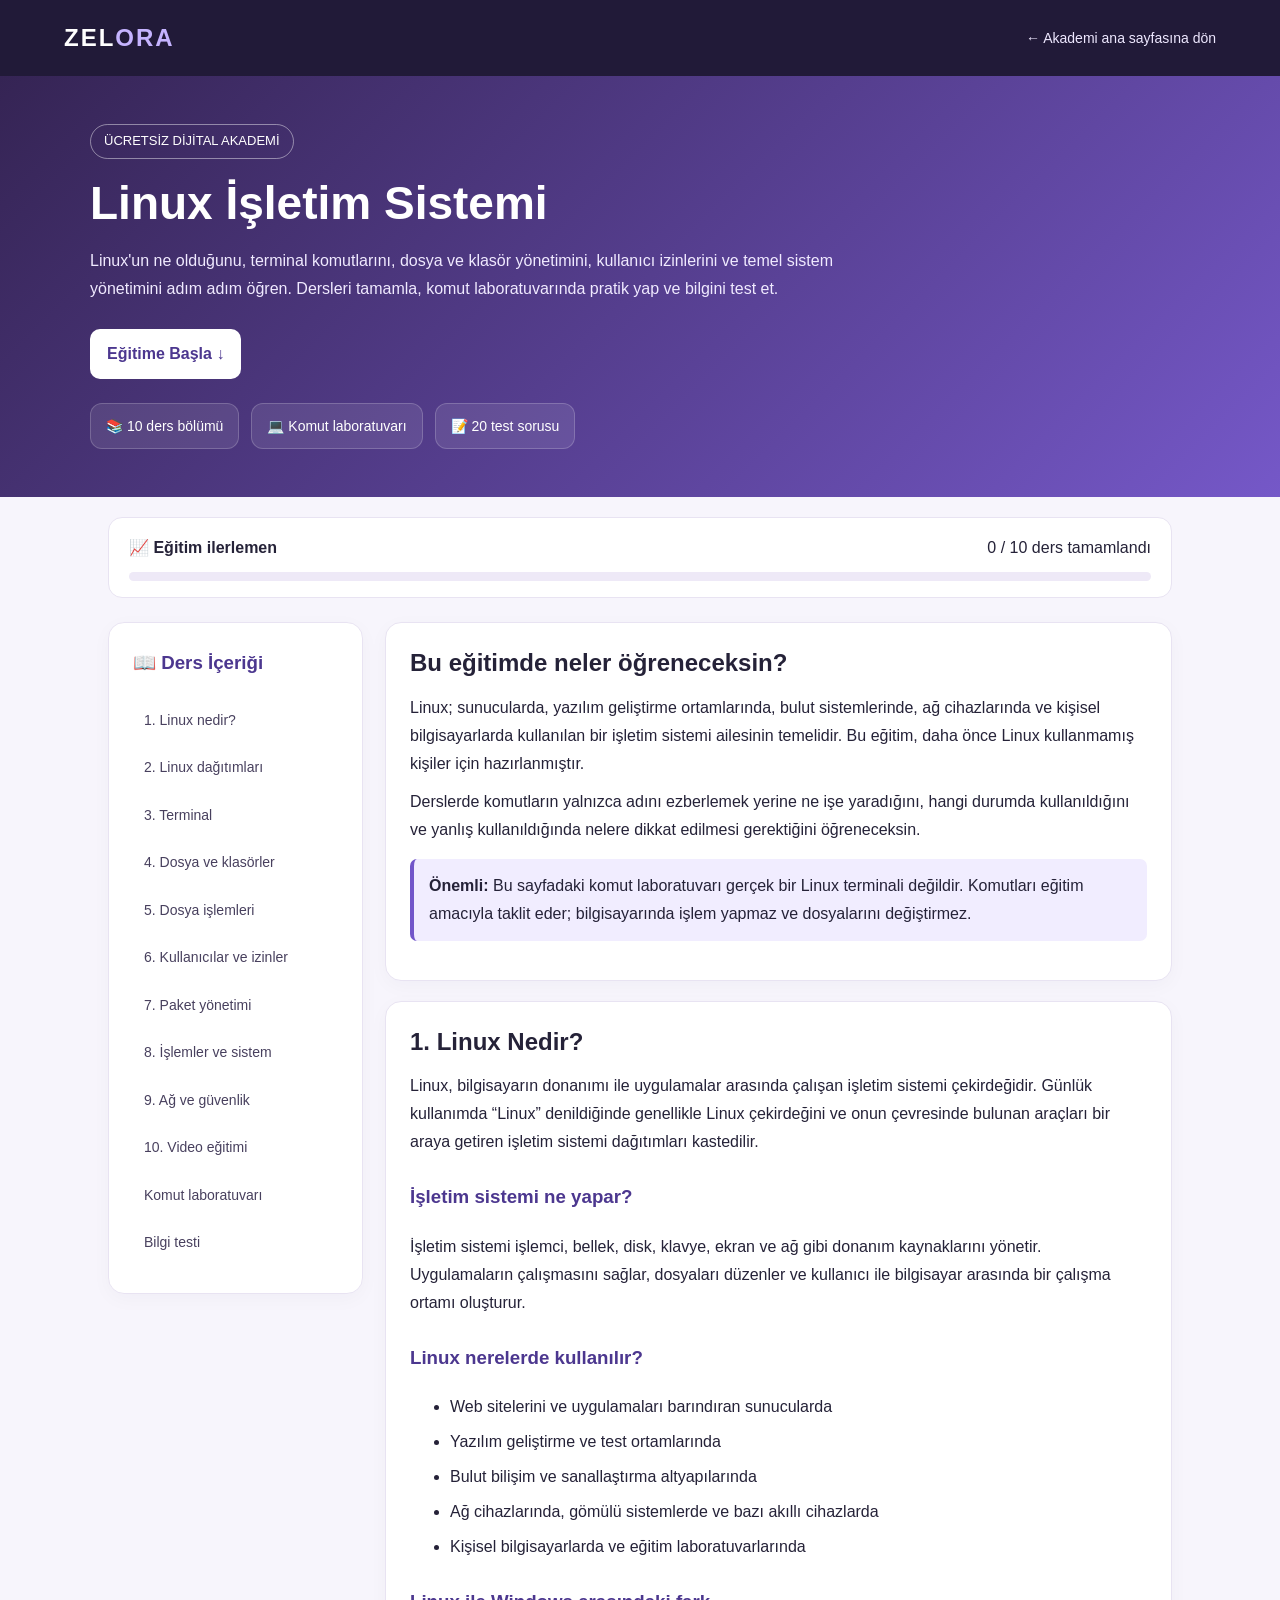
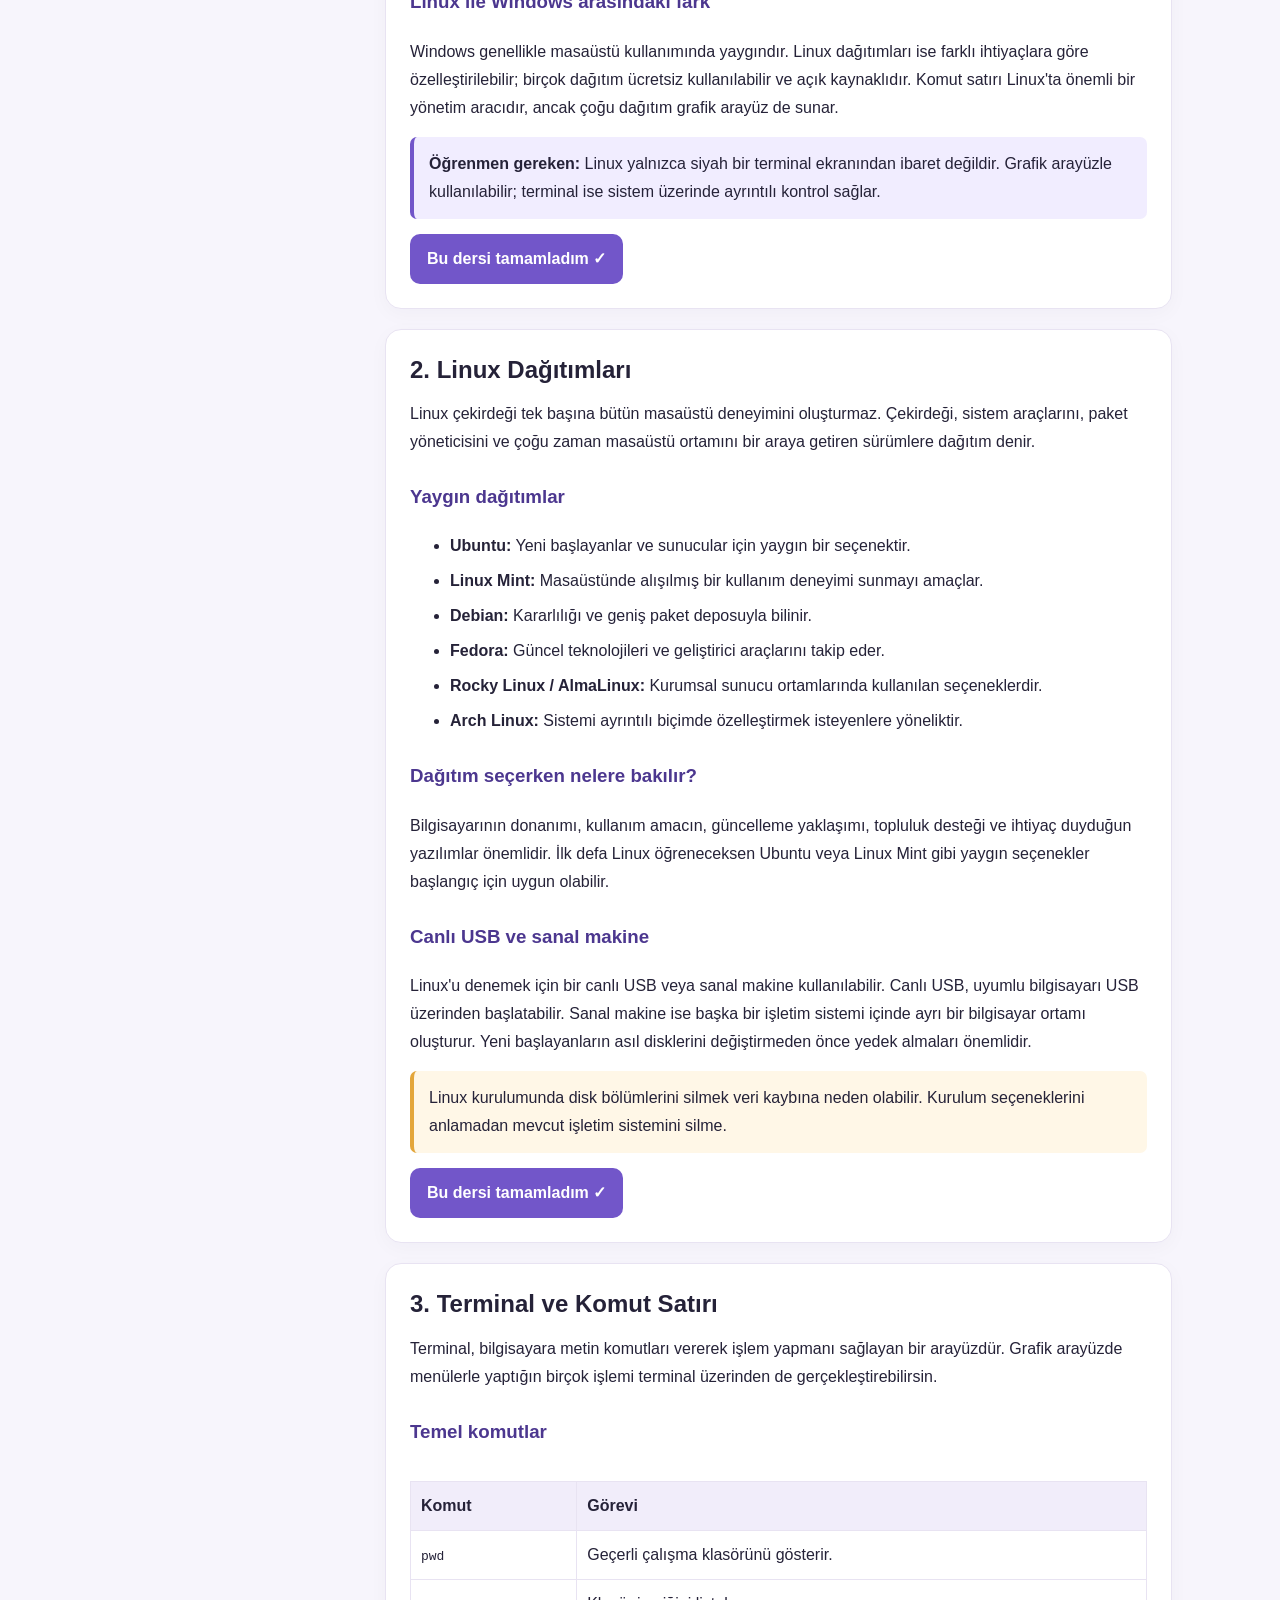
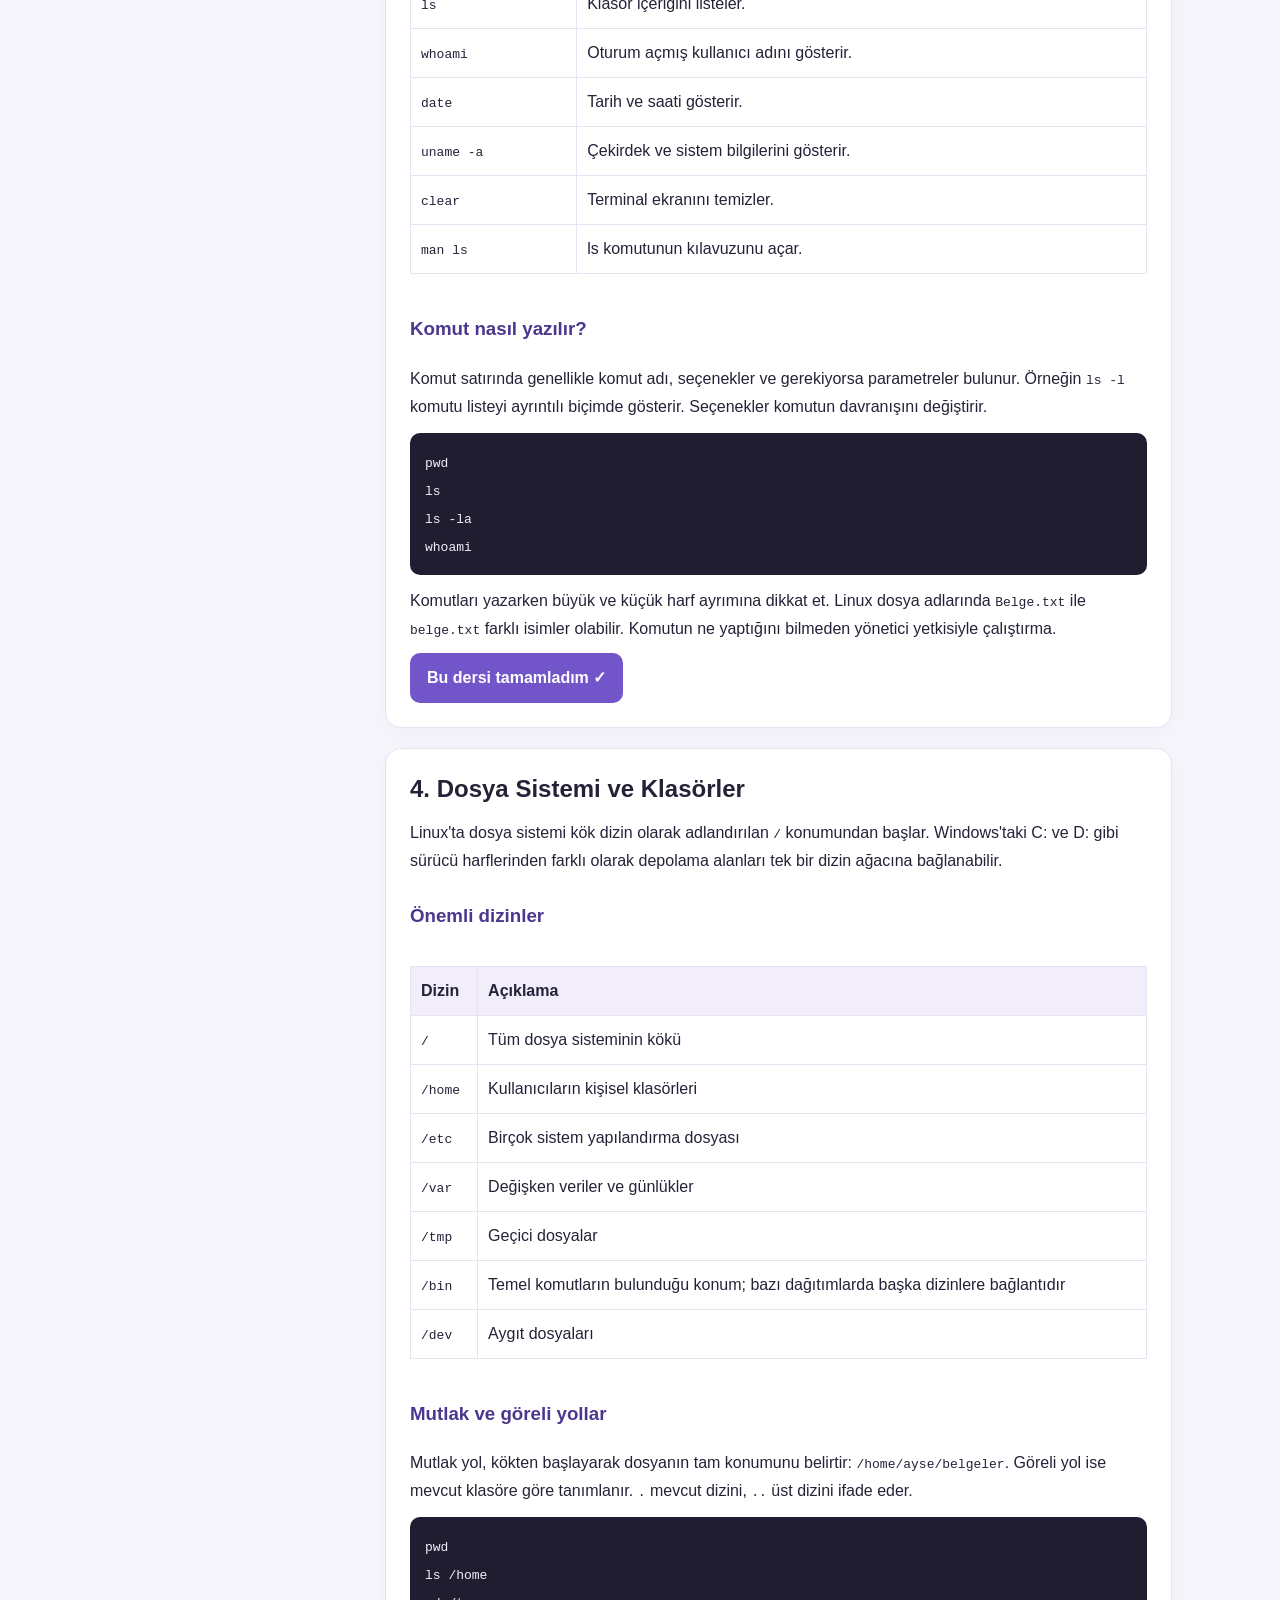
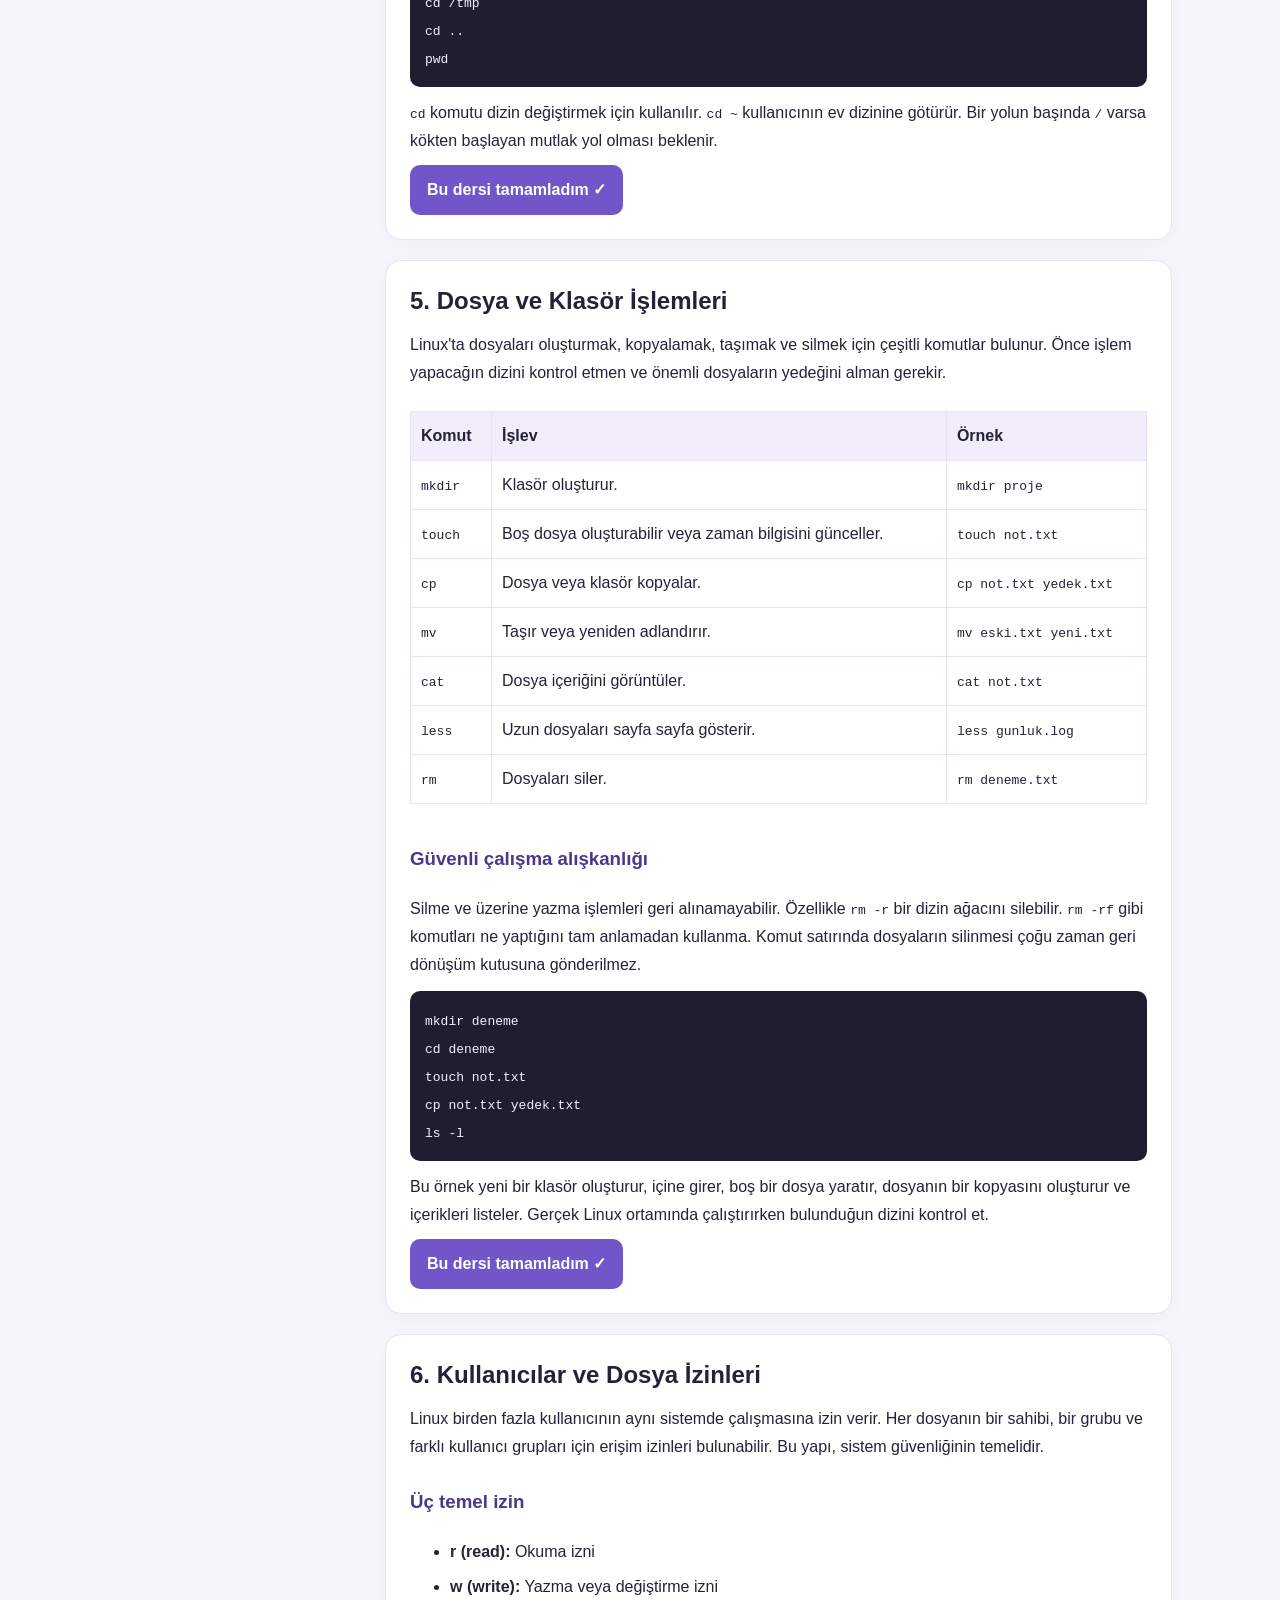
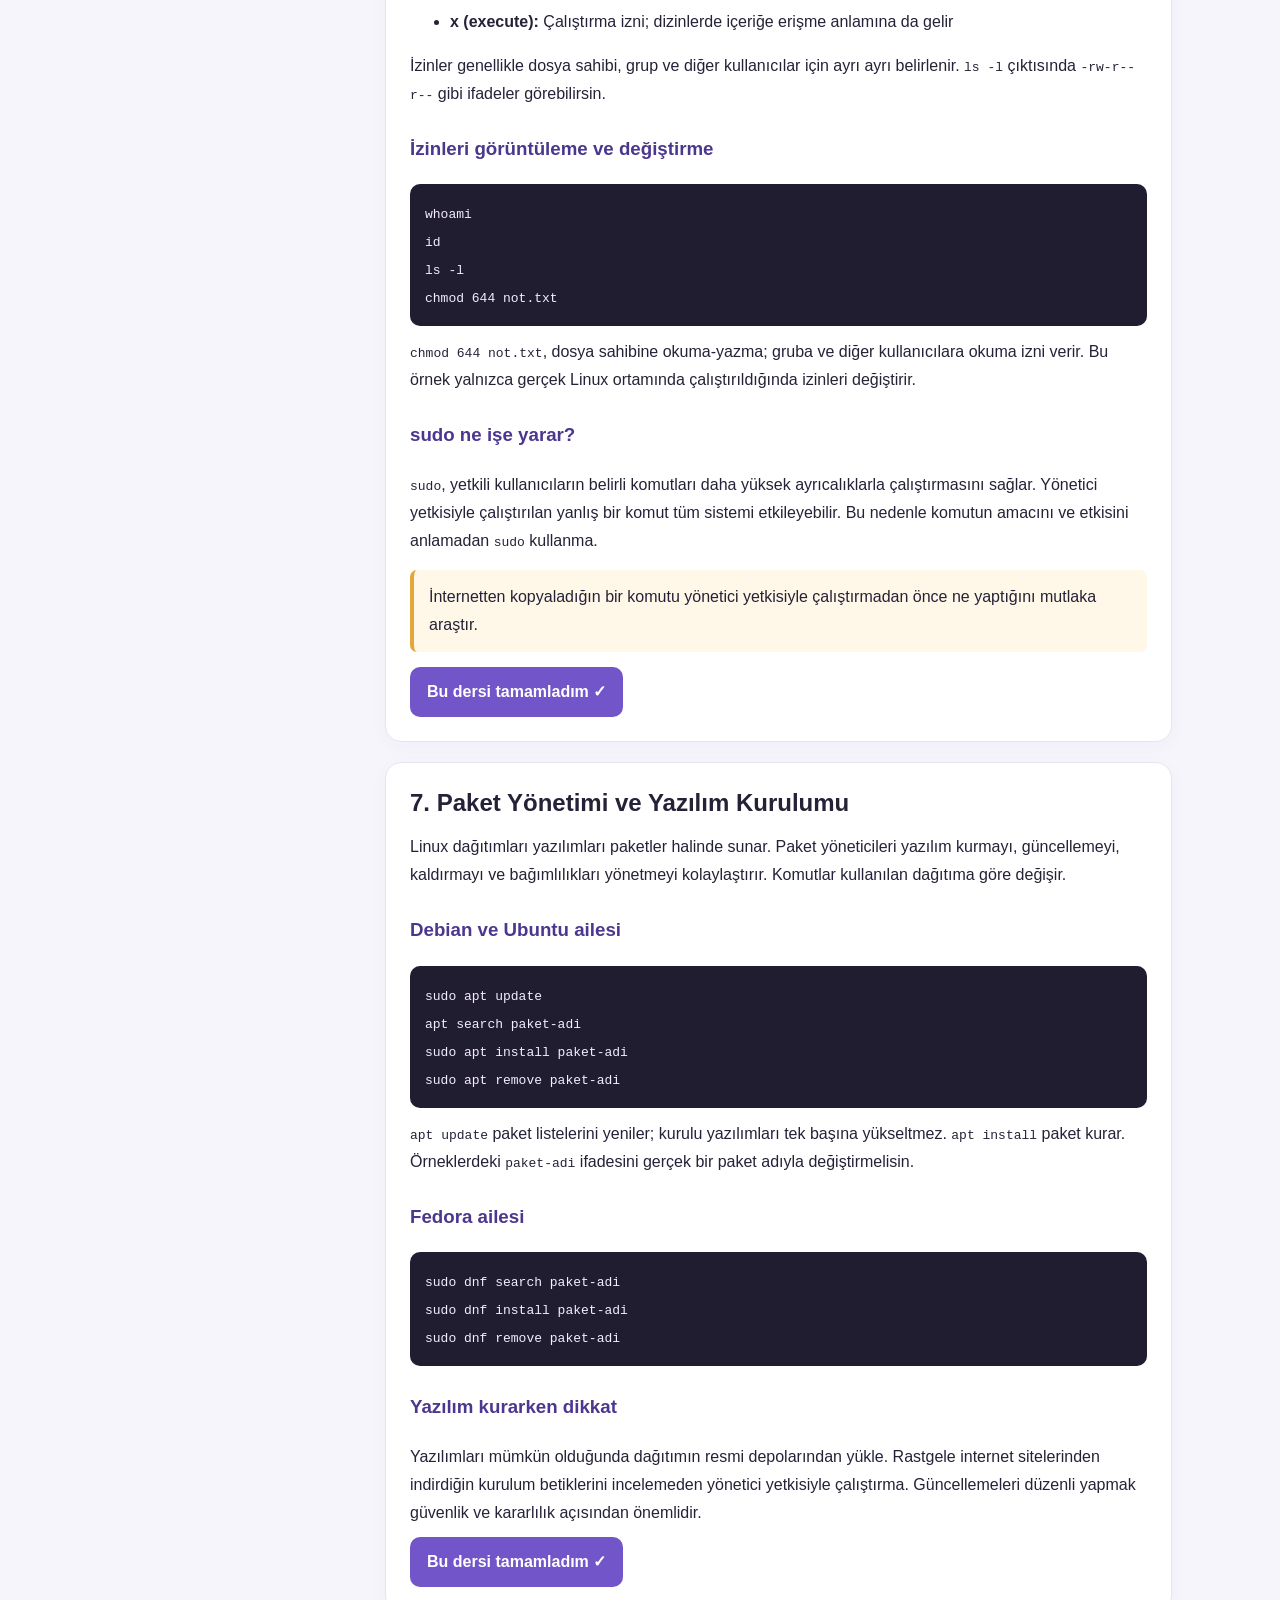
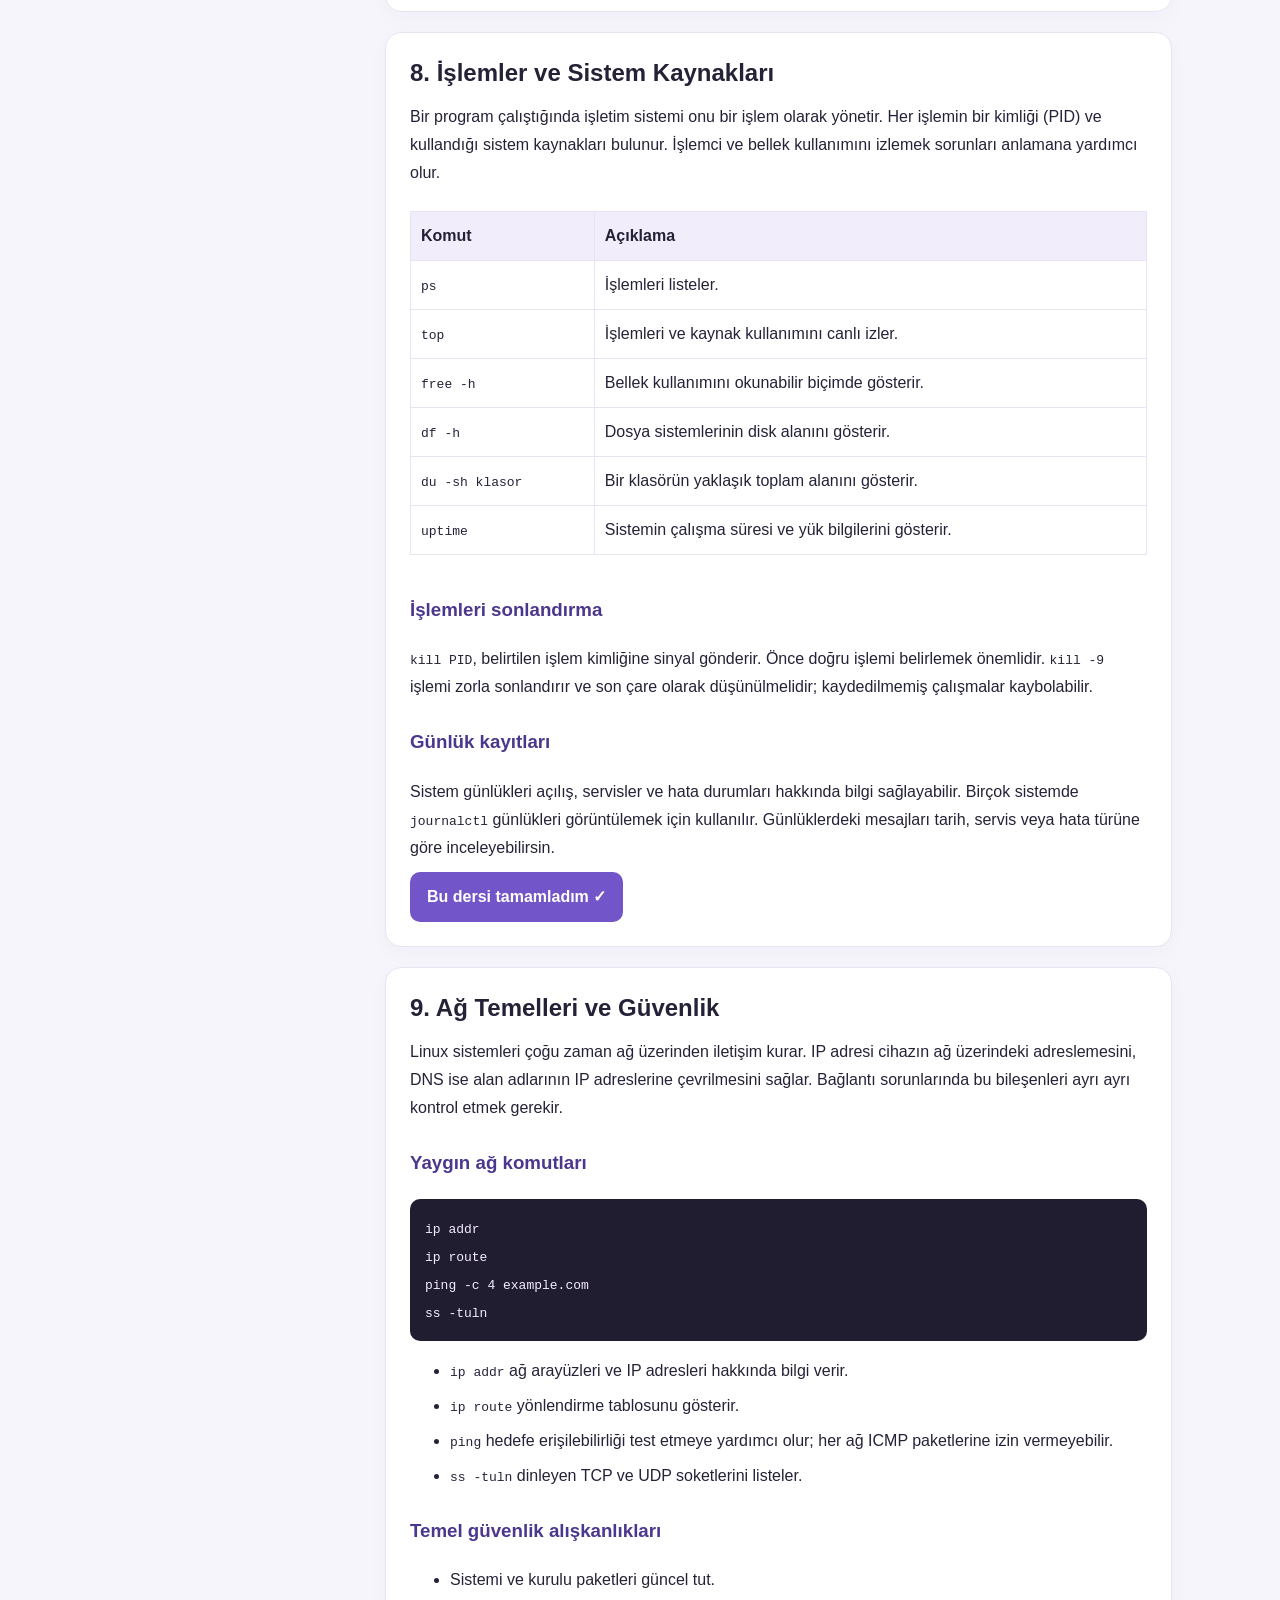
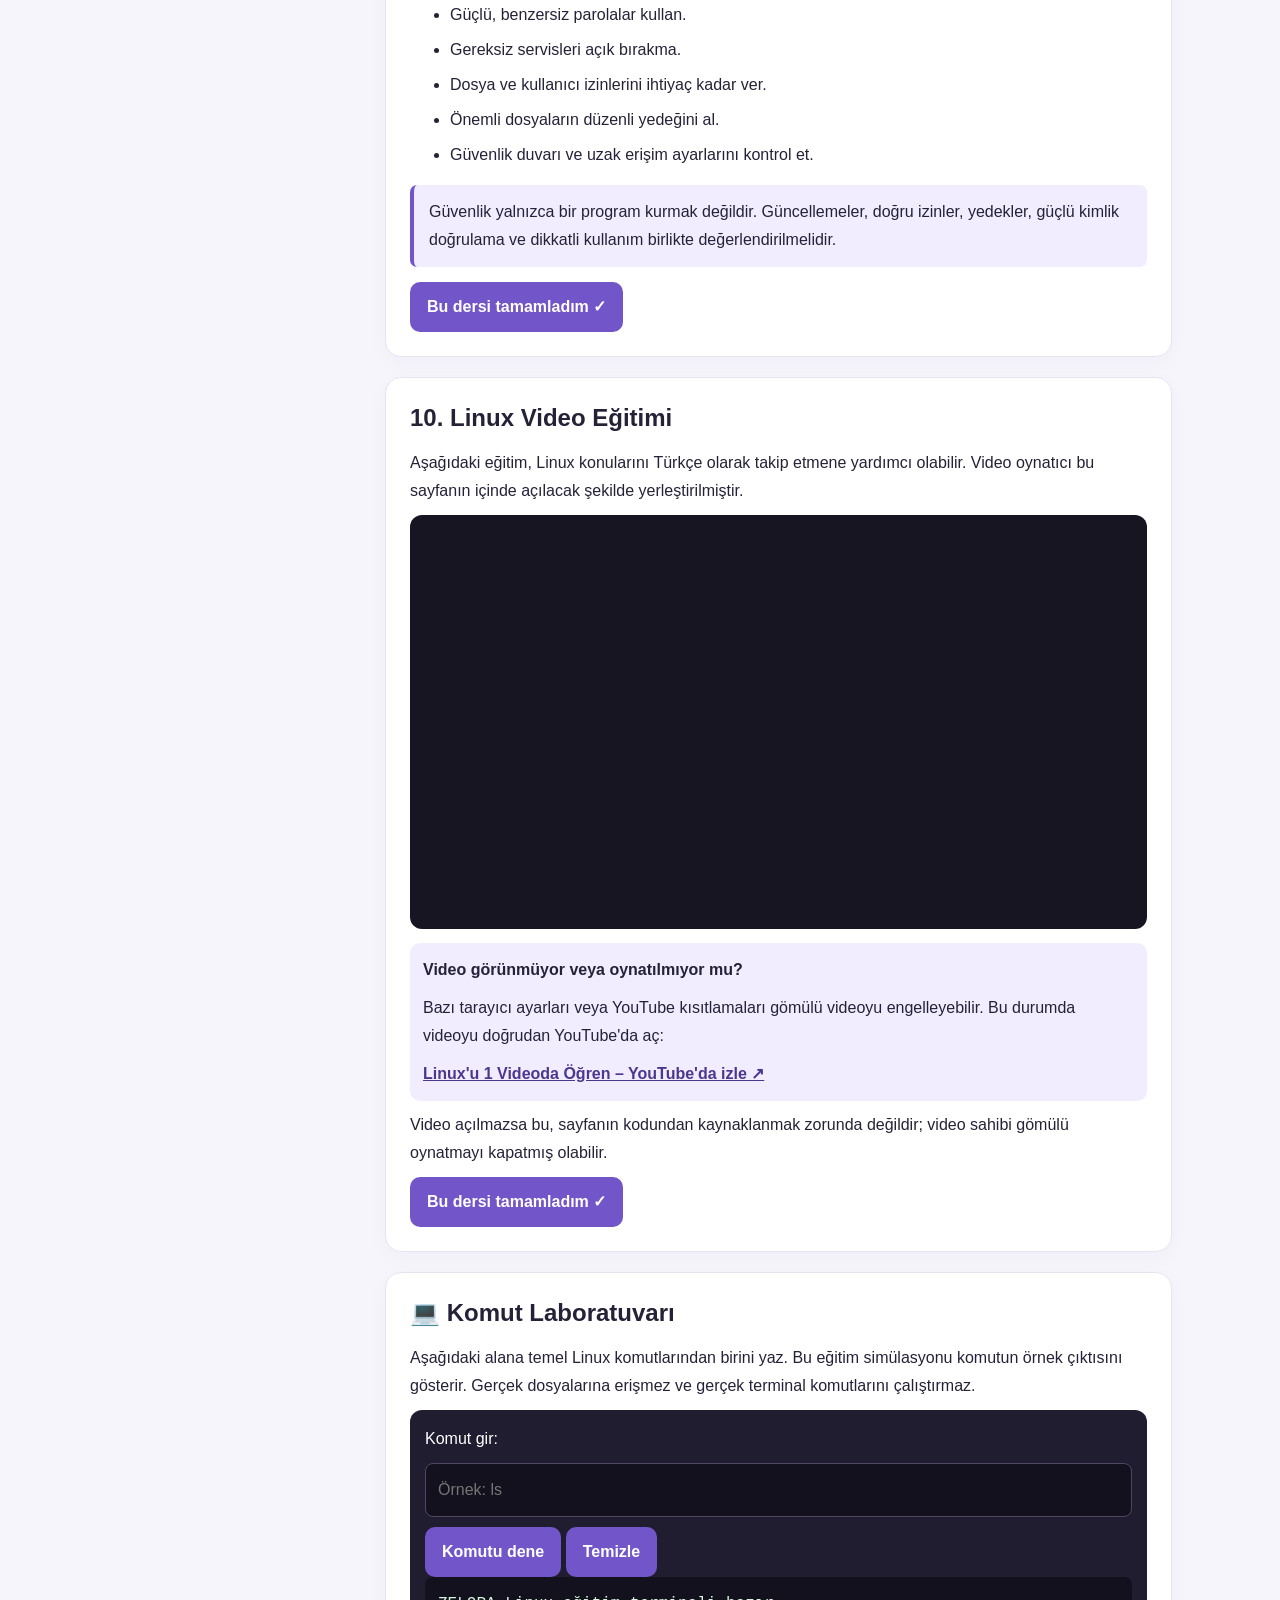
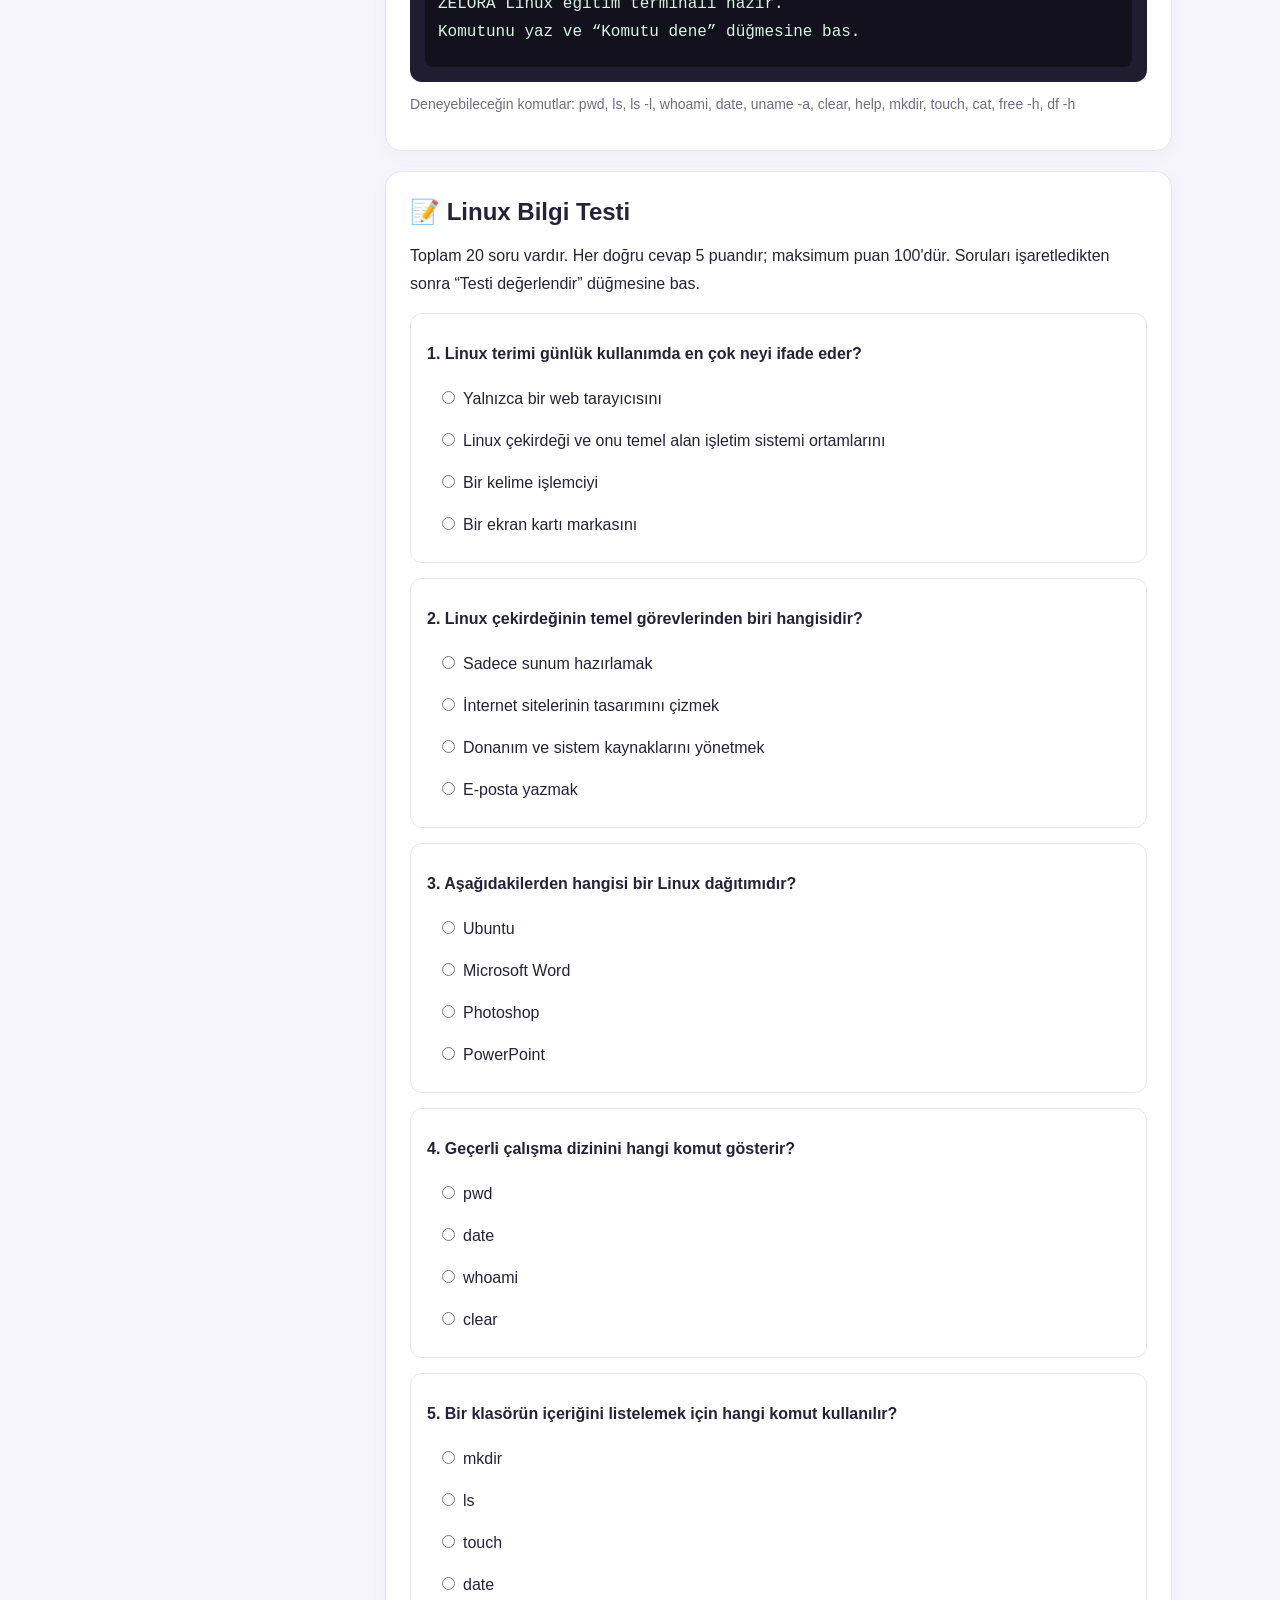
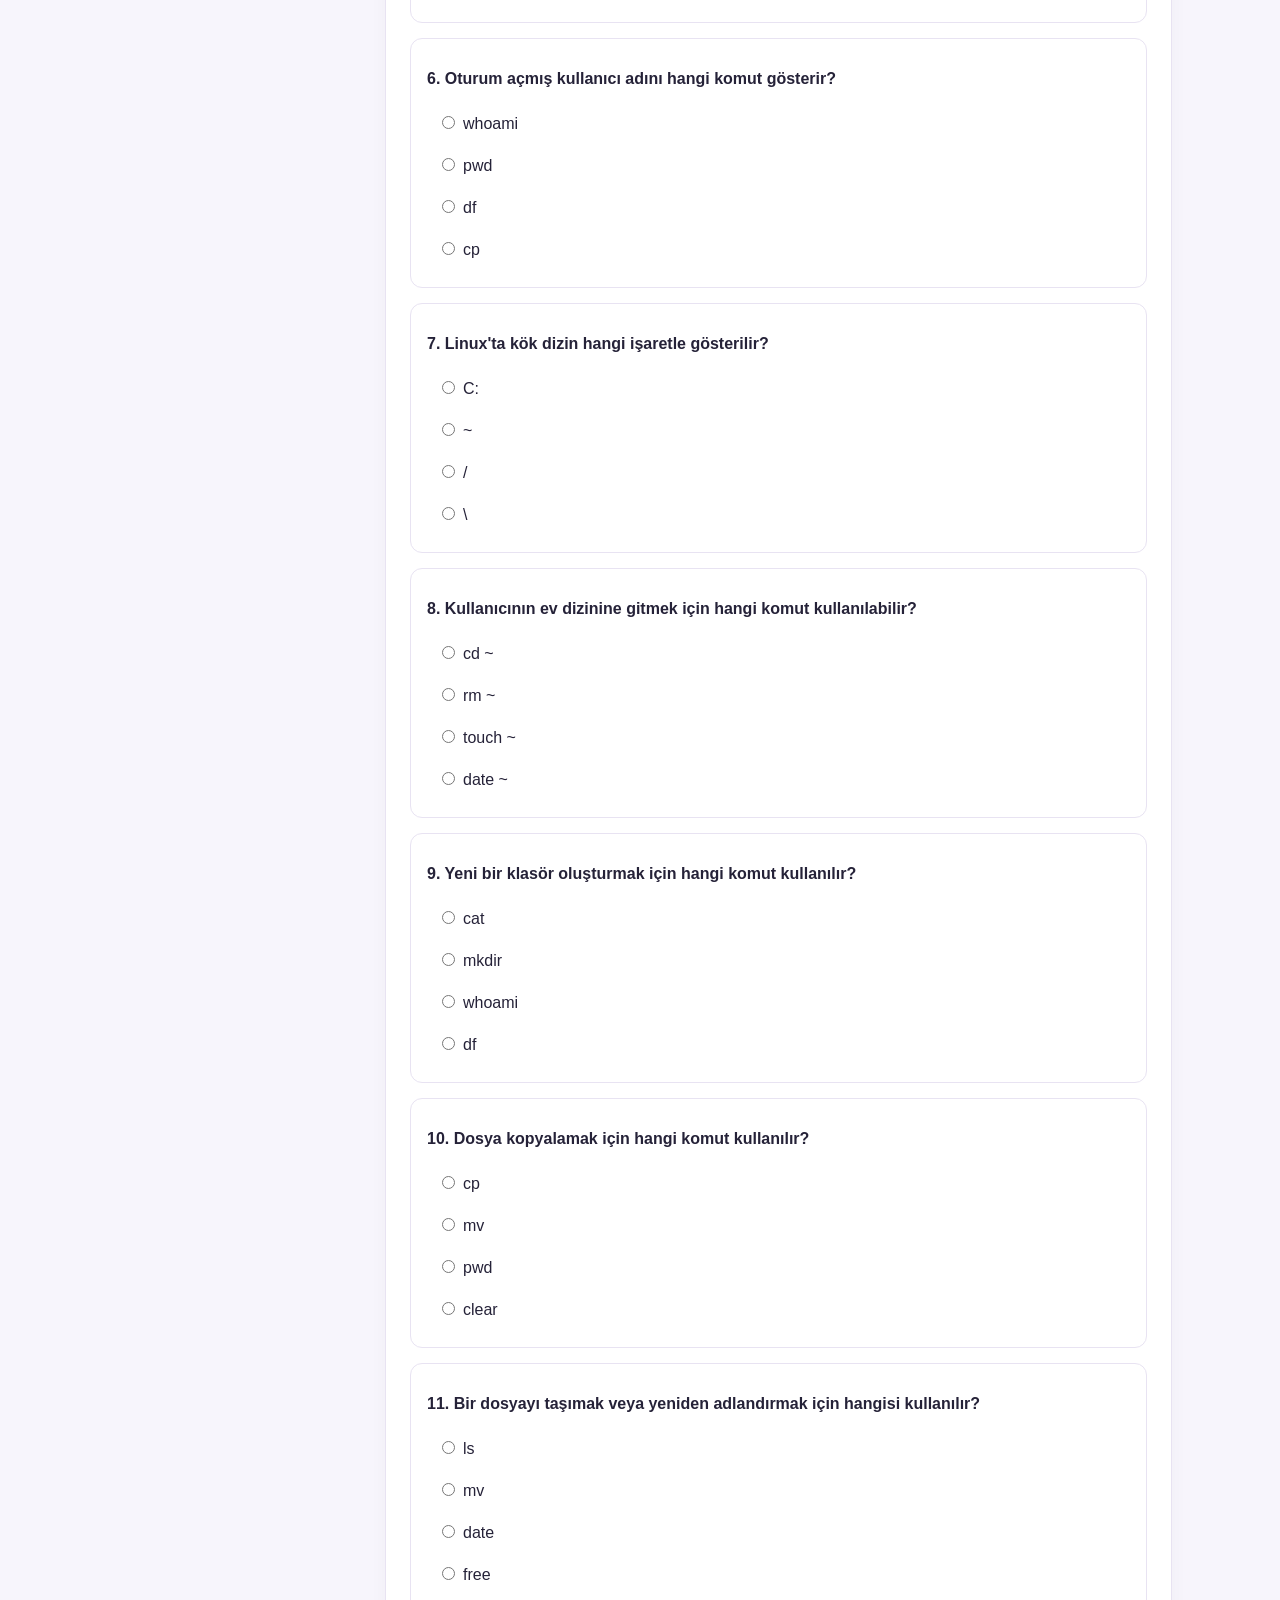
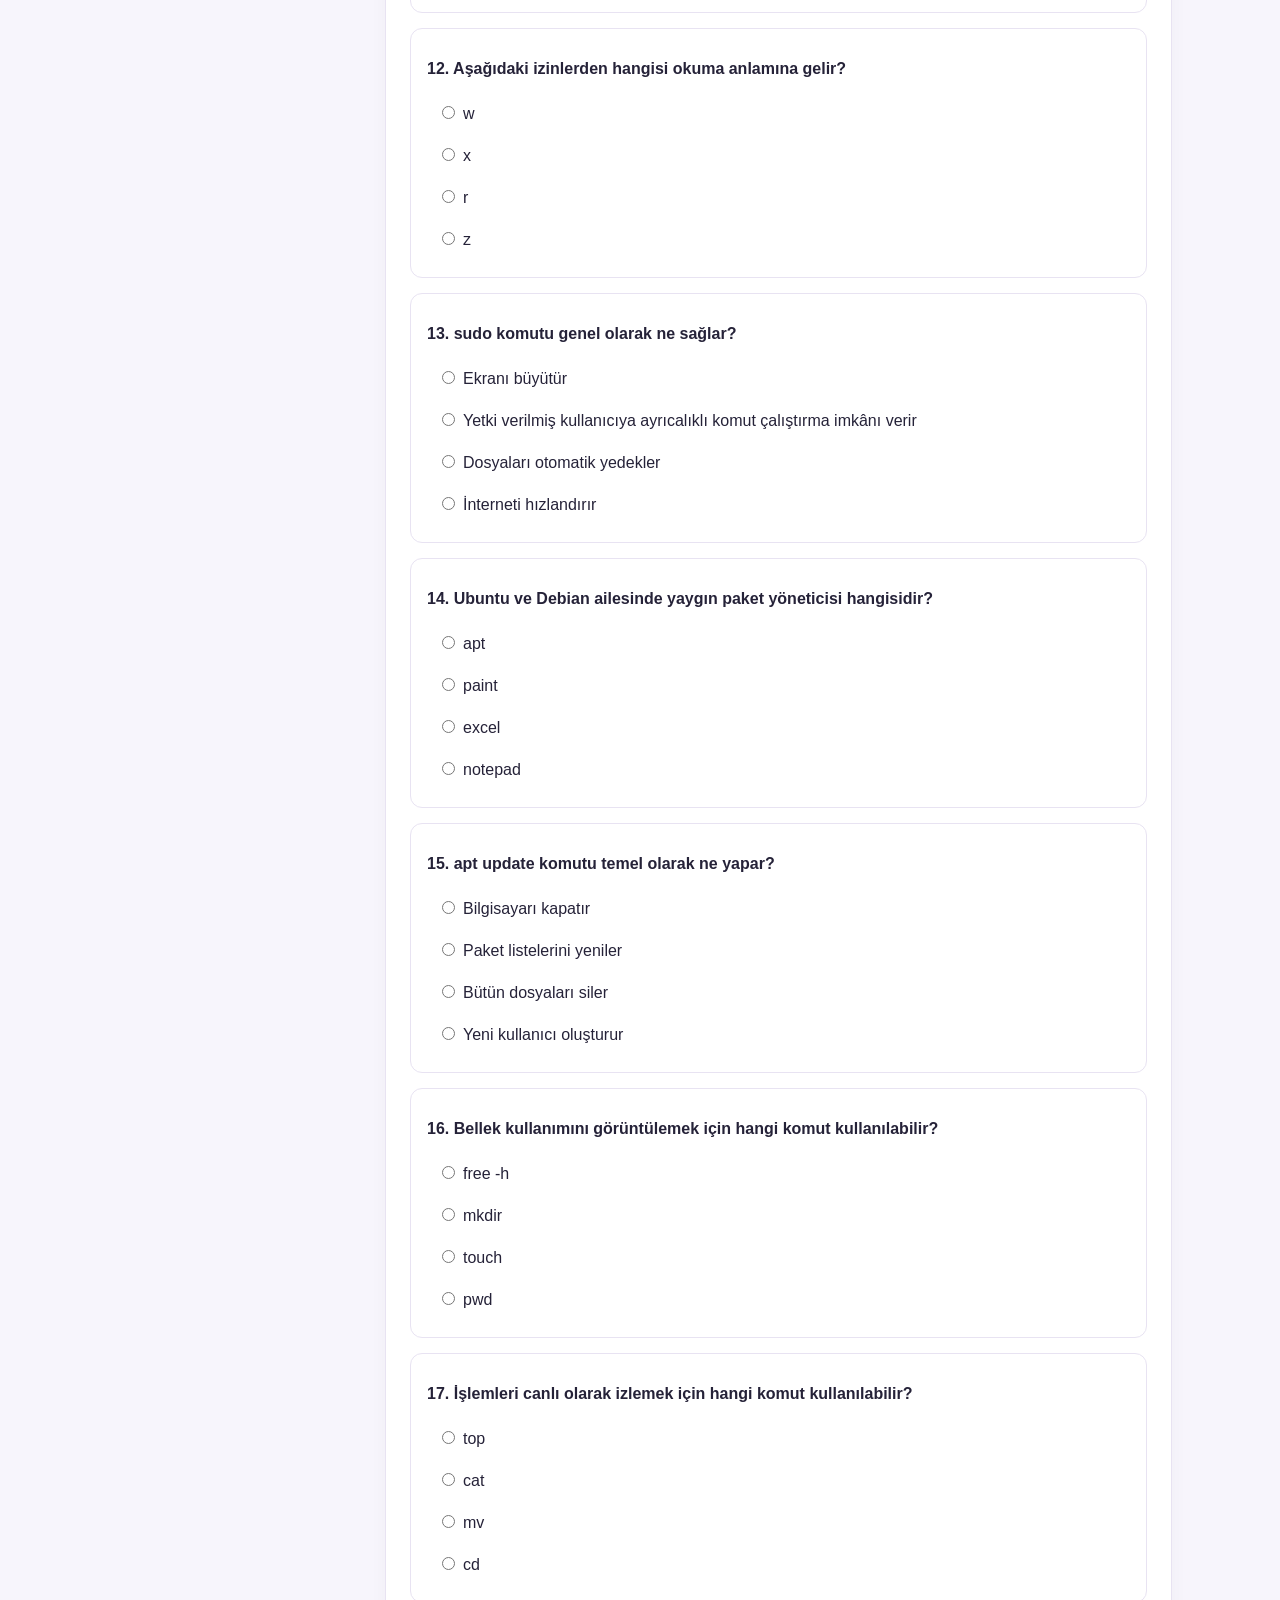
<file: linux.html>
<!DOCTYPE html>
<html lang="tr">
<head>
<meta charset="UTF-8">
<meta name="viewport" content="width=device-width, initial-scale=1.0">
<meta name="description" content="ZELORA Linux eğitimleri: Linux temelleri, komut satırı, dosyalar, kullanıcılar ve sistem yönetimi.">
<title>Linux Eğitimi | ZELORA</title>

<style>
:root {
  --mor: #7256c9;
  --mor-koyu: #4c378f;
  --arka: #f7f5fc;
  --kart: #ffffff;
  --yazi: #252238;
  --soluk: #716d80;
  --kenar: #e8e3f2;
  --yesil: #18875a;
}
* { box-sizing: border-box; }
html { scroll-behavior: smooth; }
body {
  margin: 0;
  font-family: Arial, Helvetica, sans-serif;
  background: var(--arka);
  color: var(--yazi);
  line-height: 1.75;
}
a { color: var(--mor-koyu); }
button, input { font: inherit; }
.ust {
  background: #211a38;
  color: white;
  padding: 17px 5%;
  display: flex;
  justify-content: space-between;
  align-items: center;
  gap: 14px;
  flex-wrap: wrap;
}
.logo {
  color: white;
  font-size: 24px;
  font-weight: 800;
  letter-spacing: 2px;
  text-decoration: none;
}
.logo span { color: #c5b3ff; }
.ust a.geri {
  color: #eee8ff;
  text-decoration: none;
  font-size: 14px;
}
.kahraman {
  background: linear-gradient(135deg, #352454, #7558c8);
  color: white;
  padding: 48px 6%;
}
.kahraman-ic {
  max-width: 1100px;
  margin: auto;
}
.etiket {
  display: inline-block;
  border: 1px solid #ffffff70;
  border-radius: 30px;
  padding: 5px 13px;
  font-size: 13px;
}
.kahraman h1 {
  font-size: clamp(30px, 5vw, 46px);
  line-height: 1.2;
  margin: 17px 0 12px;
}
.kahraman p {
  max-width: 760px;
  color: #f0eaff;
}
.buton {
  display: inline-block;
  border: 0;
  border-radius: 10px;
  background: var(--mor);
  color: white;
  padding: 11px 17px;
  text-decoration: none;
  font-weight: 700;
  cursor: pointer;
}
.buton:hover { filter: brightness(.94); }
.buton.acik {
  background: white;
  color: var(--mor-koyu);
  margin-top: 10px;
}
.istatistik {
  display: flex;
  flex-wrap: wrap;
  gap: 12px;
  margin-top: 24px;
}
.istatistik div {
  background: #ffffff18;
  border: 1px solid #ffffff30;
  border-radius: 12px;
  padding: 10px 15px;
  font-size: 14px;
}
.ilerleme-alani {
  max-width: 1100px;
  margin: 20px auto 0;
  padding: 0 18px;
}
.ilerleme-kutu {
  background: white;
  border: 1px solid var(--kenar);
  border-radius: 14px;
  padding: 16px 20px;
}
.ilerleme-baslik {
  display: flex;
  justify-content: space-between;
  gap: 10px;
  flex-wrap: wrap;
}
.ilerleme-cizgi {
  height: 9px;
  background: #eee9f7;
  border-radius: 20px;
  overflow: hidden;
  margin-top: 10px;
}
#ilerlemeCubugu {
  height: 100%;
  width: 0;
  background: linear-gradient(90deg, #8b6de0, #36ad80);
  transition: width .25s;
}
.duzen {
  max-width: 1100px;
  margin: 24px auto 60px;
  padding: 0 18px;
  display: grid;
  grid-template-columns: 255px minmax(0, 1fr);
  gap: 22px;
  align-items: start;
}
.kart {
  background: var(--kart);
  border: 1px solid var(--kenar);
  border-radius: 16px;
  padding: 24px;
  margin-bottom: 20px;
  min-width: 0;
  box-shadow: 0 5px 20px #2c1a4b08;
}
.kart h2 {
  font-size: 24px;
  margin: 0 0 14px;
  line-height: 1.35;
}
.kart h3 {
  margin-top: 25px;
  color: var(--mor-koyu);
}
.kart p { margin: 10px 0; }
.kart li { margin-bottom: 7px; }
.menukutu {
  position: sticky;
  top: 15px;
}
.menukutu h3 { margin-top: 0; }
.menulink {
  display: block;
  padding: 9px 11px;
  margin: 5px 0;
  border-radius: 8px;
  color: #48405e;
  text-decoration: none;
  font-size: 14px;
}
.menulink:hover { background: #f0ebfc; }
.menulink.tamamlandi {
  color: var(--yesil);
  background: #eaf8f0;
}
.bilgi {
  background: #f1edff;
  border-left: 4px solid var(--mor);
  border-radius: 7px;
  padding: 13px 15px;
  margin: 15px 0;
}
.uyari {
  background: #fff7e7;
  border-left: 4px solid #e3a63b;
  border-radius: 7px;
  padding: 13px 15px;
  margin: 15px 0;
}
.ornek {
  background: #211d30;
  color: #f4edff;
  border-radius: 10px;
  padding: 15px;
  margin: 12px 0;
  overflow-x: auto;
}
.ornek code {
  white-space: pre-wrap;
  overflow-wrap: anywhere;
}
.tablo-kapsa { overflow-x: auto; }
table {
  width: 100%;
  border-collapse: collapse;
  margin: 14px 0;
}
th, td {
  padding: 10px;
  border: 1px solid var(--kenar);
  text-align: left;
}
th { background: #f1edfa; }
.video-kutu {
  position: relative;
  width: 100%;
  aspect-ratio: 16 / 9;
  overflow: hidden;
  border-radius: 12px;
  background: #171522;
}
.video-kutu iframe {
  position: absolute;
  inset: 0;
  width: 100%;
  height: 100%;
  border: 0;
}
.video-yedek {
  margin-top: 14px;
  padding: 13px;
  border-radius: 10px;
  background: #f1edff;
}
.video-yedek a { font-weight: 700; }
.komut-alani {
  background: #211d30;
  border-radius: 12px;
  padding: 15px;
  color: white;
}
#komutGirisi {
  width: 100%;
  background: #14111e;
  color: #b9f6ca;
  border: 1px solid #514563;
  border-radius: 8px;
  padding: 12px;
  margin: 10px 0;
}
#terminalSonuc {
  min-height: 90px;
  background: #14111e;
  color: #d5f6dc;
  padding: 13px;
  border-radius: 8px;
  white-space: pre-wrap;
  overflow-wrap: anywhere;
  font-family: Consolas, monospace;
}
.soru {
  border: 1px solid var(--kenar);
  border-radius: 12px;
  padding: 16px;
  margin: 15px 0;
}
.soru p { font-weight: 700; }
.secenek {
  display: block;
  padding: 7px 10px;
  border-radius: 7px;
  cursor: pointer;
}
.secenek:hover { background: #f5f1fc; }
.secenek input { margin-right: 8px; }
.sonuc {
  margin-top: 15px;
  padding: 16px;
  border-radius: 10px;
  background: #f1edff;
  font-weight: 700;
}
.konu-alt {
  display: flex;
  justify-content: flex-end;
  margin-top: 22px;
}
.konu-alt button { margin-left: 8px; }
.alt {
  background: #211a38;
  color: #e6def8;
  text-align: center;
  padding: 25px 15px;
  font-size: 14px;
}
@media (max-width: 800px) {
  .duzen { grid-template-columns: 1fr; }
  .menukutu { position: static; }
  .menukutu nav {
    display: grid;
    grid-template-columns: repeat(2, minmax(0, 1fr));
    gap: 4px;
  }
  .kahraman { padding: 35px 20px; }
  .kart { padding: 18px; }
}
@media (max-width: 430px) {
  .menukutu nav { grid-template-columns: 1fr; }
  .ust { padding: 15px 18px; }
  .kart h2 { font-size: 21px; }
}
</style>
</head>

<body>

<header class="ust">
  <a class="logo" href="index.html">ZEL<span>ORA</span></a>
  <a class="geri" href="index.html">← Akademi ana sayfasına dön</a>
</header>

<section class="kahraman">
  <div class="kahraman-ic">
    <span class="etiket">ÜCRETSİZ DİJİTAL AKADEMİ</span>
    <h1>Linux İşletim Sistemi</h1>
    <p>
      Linux'un ne olduğunu, terminal komutlarını, dosya ve klasör yönetimini,
      kullanıcı izinlerini ve temel sistem yönetimini adım adım öğren.
      Dersleri tamamla, komut laboratuvarında pratik yap ve bilgini test et.
    </p>
    <a class="buton acik" href="#dersler">Eğitime Başla ↓</a>
    <div class="istatistik">
      <div>📚 10 ders bölümü</div>
      <div>💻 Komut laboratuvarı</div>
      <div>📝 20 test sorusu</div>
    </div>
  </div>
</section>

<div class="ilerleme-alani">
  <div class="ilerleme-kutu">
    <div class="ilerleme-baslik">
      <strong>📈 Eğitim ilerlemen</strong>
      <span id="ilerlemeYazi">0 / 10 ders tamamlandı</span>
    </div>
    <div class="ilerleme-cizgi">
      <div id="ilerlemeCubugu"></div>
    </div>
  </div>
</div>

<div class="duzen">
  <aside class="kart menukutu">
    <h3>📖 Ders İçeriği</h3>
    <nav id="dersMenusu">
      <a class="menulink" href="#ders1">1. Linux nedir?</a>
      <a class="menulink" href="#ders2">2. Linux dağıtımları</a>
      <a class="menulink" href="#ders3">3. Terminal</a>
      <a class="menulink" href="#ders4">4. Dosya ve klasörler</a>
      <a class="menulink" href="#ders5">5. Dosya işlemleri</a>
      <a class="menulink" href="#ders6">6. Kullanıcılar ve izinler</a>
      <a class="menulink" href="#ders7">7. Paket yönetimi</a>
      <a class="menulink" href="#ders8">8. İşlemler ve sistem</a>
      <a class="menulink" href="#ders9">9. Ağ ve güvenlik</a>
      <a class="menulink" href="#video">10. Video eğitimi</a>
      <a class="menulink" href="#laboratuvar">Komut laboratuvarı</a>
      <a class="menulink" href="#sinav">Bilgi testi</a>
    </nav>
  </aside>

  <main id="dersler">

    <section class="kart">
      <h2>Bu eğitimde neler öğreneceksin?</h2>
      <p>
        Linux; sunucularda, yazılım geliştirme ortamlarında, bulut sistemlerinde,
        ağ cihazlarında ve kişisel bilgisayarlarda kullanılan bir işletim sistemi
        ailesinin temelidir. Bu eğitim, daha önce Linux kullanmamış kişiler için
        hazırlanmıştır.
      </p>
      <p>
        Derslerde komutların yalnızca adını ezberlemek yerine ne işe yaradığını,
        hangi durumda kullanıldığını ve yanlış kullanıldığında nelere dikkat
        edilmesi gerektiğini öğreneceksin.
      </p>
      <div class="bilgi">
        <strong>Önemli:</strong> Bu sayfadaki komut laboratuvarı gerçek bir Linux
        terminali değildir. Komutları eğitim amacıyla taklit eder; bilgisayarında
        işlem yapmaz ve dosyalarını değiştirmez.
      </div>
    </section>

    <section class="kart" id="ders1">
      <h2>1. Linux Nedir?</h2>
      <p>
        Linux, bilgisayarın donanımı ile uygulamalar arasında çalışan işletim
        sistemi çekirdeğidir. Günlük kullanımda “Linux” denildiğinde genellikle
        Linux çekirdeğini ve onun çevresinde bulunan araçları bir araya getiren
        işletim sistemi dağıtımları kastedilir.
      </p>
      <h3>İşletim sistemi ne yapar?</h3>
      <p>
        İşletim sistemi işlemci, bellek, disk, klavye, ekran ve ağ gibi donanım
        kaynaklarını yönetir. Uygulamaların çalışmasını sağlar, dosyaları düzenler
        ve kullanıcı ile bilgisayar arasında bir çalışma ortamı oluşturur.
      </p>
      <h3>Linux nerelerde kullanılır?</h3>
      <ul>
        <li>Web sitelerini ve uygulamaları barındıran sunucularda</li>
        <li>Yazılım geliştirme ve test ortamlarında</li>
        <li>Bulut bilişim ve sanallaştırma altyapılarında</li>
        <li>Ağ cihazlarında, gömülü sistemlerde ve bazı akıllı cihazlarda</li>
        <li>Kişisel bilgisayarlarda ve eğitim laboratuvarlarında</li>
      </ul>
      <h3>Linux ile Windows arasındaki fark</h3>
      <p>
        Windows genellikle masaüstü kullanımında yaygındır. Linux dağıtımları
        ise farklı ihtiyaçlara göre özelleştirilebilir; birçok dağıtım ücretsiz
        kullanılabilir ve açık kaynaklıdır. Komut satırı Linux'ta önemli bir
        yönetim aracıdır, ancak çoğu dağıtım grafik arayüz de sunar.
      </p>
      <div class="bilgi">
        <strong>Öğrenmen gereken:</strong> Linux yalnızca siyah bir terminal
        ekranından ibaret değildir. Grafik arayüzle kullanılabilir; terminal
        ise sistem üzerinde ayrıntılı kontrol sağlar.
      </div>
      <button class="buton dersiBitir" data-ders="1">Bu dersi tamamladım ✓</button>
    </section>

    <section class="kart" id="ders2">
      <h2>2. Linux Dağıtımları</h2>
      <p>
        Linux çekirdeği tek başına bütün masaüstü deneyimini oluşturmaz.
        Çekirdeği, sistem araçlarını, paket yöneticisini ve çoğu zaman masaüstü
        ortamını bir araya getiren sürümlere dağıtım denir.
      </p>
      <h3>Yaygın dağıtımlar</h3>
      <ul>
        <li><strong>Ubuntu:</strong> Yeni başlayanlar ve sunucular için yaygın bir seçenektir.</li>
        <li><strong>Linux Mint:</strong> Masaüstünde alışılmış bir kullanım deneyimi sunmayı amaçlar.</li>
        <li><strong>Debian:</strong> Kararlılığı ve geniş paket deposuyla bilinir.</li>
        <li><strong>Fedora:</strong> Güncel teknolojileri ve geliştirici araçlarını takip eder.</li>
        <li><strong>Rocky Linux / AlmaLinux:</strong> Kurumsal sunucu ortamlarında kullanılan seçeneklerdir.</li>
        <li><strong>Arch Linux:</strong> Sistemi ayrıntılı biçimde özelleştirmek isteyenlere yöneliktir.</li>
      </ul>
      <h3>Dağıtım seçerken nelere bakılır?</h3>
      <p>
        Bilgisayarının donanımı, kullanım amacın, güncelleme yaklaşımı, topluluk
        desteği ve ihtiyaç duyduğun yazılımlar önemlidir. İlk defa Linux
        öğreneceksen Ubuntu veya Linux Mint gibi yaygın seçenekler başlangıç
        için uygun olabilir.
      </p>
      <h3>Canlı USB ve sanal makine</h3>
      <p>
        Linux'u denemek için bir canlı USB veya sanal makine kullanılabilir.
        Canlı USB, uyumlu bilgisayarı USB üzerinden başlatabilir. Sanal makine
        ise başka bir işletim sistemi içinde ayrı bir bilgisayar ortamı oluşturur.
        Yeni başlayanların asıl disklerini değiştirmeden önce yedek almaları
        önemlidir.
      </p>
      <div class="uyari">
        Linux kurulumunda disk bölümlerini silmek veri kaybına neden olabilir.
        Kurulum seçeneklerini anlamadan mevcut işletim sistemini silme.
      </div>
      <button class="buton dersiBitir" data-ders="2">Bu dersi tamamladım ✓</button>
    </section>

    <section class="kart" id="ders3">
      <h2>3. Terminal ve Komut Satırı</h2>
      <p>
        Terminal, bilgisayara metin komutları vererek işlem yapmanı sağlayan
        bir arayüzdür. Grafik arayüzde menülerle yaptığın birçok işlemi
        terminal üzerinden de gerçekleştirebilirsin.
      </p>
      <h3>Temel komutlar</h3>
      <div class="tablo-kapsa">
        <table>
          <thead><tr><th>Komut</th><th>Görevi</th></tr></thead>
          <tbody>
            <tr><td><code>pwd</code></td><td>Geçerli çalışma klasörünü gösterir.</td></tr>
            <tr><td><code>ls</code></td><td>Klasör içeriğini listeler.</td></tr>
            <tr><td><code>whoami</code></td><td>Oturum açmış kullanıcı adını gösterir.</td></tr>
            <tr><td><code>date</code></td><td>Tarih ve saati gösterir.</td></tr>
            <tr><td><code>uname -a</code></td><td>Çekirdek ve sistem bilgilerini gösterir.</td></tr>
            <tr><td><code>clear</code></td><td>Terminal ekranını temizler.</td></tr>
            <tr><td><code>man ls</code></td><td>ls komutunun kılavuzunu açar.</td></tr>
          </tbody>
        </table>
      </div>
      <h3>Komut nasıl yazılır?</h3>
      <p>
        Komut satırında genellikle komut adı, seçenekler ve gerekiyorsa
        parametreler bulunur. Örneğin <code>ls -l</code> komutu listeyi ayrıntılı
        biçimde gösterir. Seçenekler komutun davranışını değiştirir.
      </p>
      <div class="ornek"><code>pwd
ls
ls -la
whoami</code></div>
      <p>
        Komutları yazarken büyük ve küçük harf ayrımına dikkat et. Linux
        dosya adlarında <code>Belge.txt</code> ile <code>belge.txt</code>
        farklı isimler olabilir. Komutun ne yaptığını bilmeden yönetici
        yetkisiyle çalıştırma.
      </p>
      <button class="buton dersiBitir" data-ders="3">Bu dersi tamamladım ✓</button>
    </section>

    <section class="kart" id="ders4">
      <h2>4. Dosya Sistemi ve Klasörler</h2>
      <p>
        Linux'ta dosya sistemi kök dizin olarak adlandırılan <code>/</code>
        konumundan başlar. Windows'taki C: ve D: gibi sürücü harflerinden
        farklı olarak depolama alanları tek bir dizin ağacına bağlanabilir.
      </p>
      <h3>Önemli dizinler</h3>
      <div class="tablo-kapsa">
        <table>
          <thead><tr><th>Dizin</th><th>Açıklama</th></tr></thead>
          <tbody>
            <tr><td><code>/</code></td><td>Tüm dosya sisteminin kökü</td></tr>
            <tr><td><code>/home</code></td><td>Kullanıcıların kişisel klasörleri</td></tr>
            <tr><td><code>/etc</code></td><td>Birçok sistem yapılandırma dosyası</td></tr>
            <tr><td><code>/var</code></td><td>Değişken veriler ve günlükler</td></tr>
            <tr><td><code>/tmp</code></td><td>Geçici dosyalar</td></tr>
            <tr><td><code>/bin</code></td><td>Temel komutların bulunduğu konum; bazı dağıtımlarda başka dizinlere bağlantıdır</td></tr>
            <tr><td><code>/dev</code></td><td>Aygıt dosyaları</td></tr>
          </tbody>
        </table>
      </div>
      <h3>Mutlak ve göreli yollar</h3>
      <p>
        Mutlak yol, kökten başlayarak dosyanın tam konumunu belirtir:
        <code>/home/ayse/belgeler</code>. Göreli yol ise mevcut klasöre göre
        tanımlanır. <code>.</code> mevcut dizini, <code>..</code> üst dizini
        ifade eder.
      </p>
      <div class="ornek"><code>pwd
ls /home
cd /tmp
cd ..
pwd</code></div>
      <p>
        <code>cd</code> komutu dizin değiştirmek için kullanılır.
        <code>cd ~</code> kullanıcının ev dizinine götürür. Bir yolun başında
        <code>/</code> varsa kökten başlayan mutlak yol olması beklenir.
      </p>
      <button class="buton dersiBitir" data-ders="4">Bu dersi tamamladım ✓</button>
    </section>

    <section class="kart" id="ders5">
      <h2>5. Dosya ve Klasör İşlemleri</h2>
      <p>
        Linux'ta dosyaları oluşturmak, kopyalamak, taşımak ve silmek için
        çeşitli komutlar bulunur. Önce işlem yapacağın dizini kontrol etmen
        ve önemli dosyaların yedeğini alman gerekir.
      </p>
      <div class="tablo-kapsa">
        <table>
          <thead><tr><th>Komut</th><th>İşlev</th><th>Örnek</th></tr></thead>
          <tbody>
            <tr><td><code>mkdir</code></td><td>Klasör oluşturur.</td><td><code>mkdir proje</code></td></tr>
            <tr><td><code>touch</code></td><td>Boş dosya oluşturabilir veya zaman bilgisini günceller.</td><td><code>touch not.txt</code></td></tr>
            <tr><td><code>cp</code></td><td>Dosya veya klasör kopyalar.</td><td><code>cp not.txt yedek.txt</code></td></tr>
            <tr><td><code>mv</code></td><td>Taşır veya yeniden adlandırır.</td><td><code>mv eski.txt yeni.txt</code></td></tr>
            <tr><td><code>cat</code></td><td>Dosya içeriğini görüntüler.</td><td><code>cat not.txt</code></td></tr>
            <tr><td><code>less</code></td><td>Uzun dosyaları sayfa sayfa gösterir.</td><td><code>less gunluk.log</code></td></tr>
            <tr><td><code>rm</code></td><td>Dosyaları siler.</td><td><code>rm deneme.txt</code></td></tr>
          </tbody>
        </table>
      </div>
      <h3>Güvenli çalışma alışkanlığı</h3>
      <p>
        Silme ve üzerine yazma işlemleri geri alınamayabilir. Özellikle
        <code>rm -r</code> bir dizin ağacını silebilir. <code>rm -rf</code>
        gibi komutları ne yaptığını tam anlamadan kullanma. Komut satırında
        dosyaların silinmesi çoğu zaman geri dönüşüm kutusuna gönderilmez.
      </p>
      <div class="ornek"><code>mkdir deneme
cd deneme
touch not.txt
cp not.txt yedek.txt
ls -l</code></div>
      <p>
        Bu örnek yeni bir klasör oluşturur, içine girer, boş bir dosya
        yaratır, dosyanın bir kopyasını oluşturur ve içerikleri listeler.
        Gerçek Linux ortamında çalıştırırken bulunduğun dizini kontrol et.
      </p>
      <button class="buton dersiBitir" data-ders="5">Bu dersi tamamladım ✓</button>
    </section>

    <section class="kart" id="ders6">
      <h2>6. Kullanıcılar ve Dosya İzinleri</h2>
      <p>
        Linux birden fazla kullanıcının aynı sistemde çalışmasına izin verir.
        Her dosyanın bir sahibi, bir grubu ve farklı kullanıcı grupları için
        erişim izinleri bulunabilir. Bu yapı, sistem güvenliğinin temelidir.
      </p>
      <h3>Üç temel izin</h3>
      <ul>
        <li><strong>r (read):</strong> Okuma izni</li>
        <li><strong>w (write):</strong> Yazma veya değiştirme izni</li>
        <li><strong>x (execute):</strong> Çalıştırma izni; dizinlerde içeriğe erişme anlamına da gelir</li>
      </ul>
      <p>
        İzinler genellikle dosya sahibi, grup ve diğer kullanıcılar için
        ayrı ayrı belirlenir. <code>ls -l</code> çıktısında
        <code>-rw-r--r--</code> gibi ifadeler görebilirsin.
      </p>
      <h3>İzinleri görüntüleme ve değiştirme</h3>
      <div class="ornek"><code>whoami
id
ls -l
chmod 644 not.txt</code></div>
      <p>
        <code>chmod 644 not.txt</code>, dosya sahibine okuma-yazma; gruba ve
        diğer kullanıcılara okuma izni verir. Bu örnek yalnızca gerçek Linux
        ortamında çalıştırıldığında izinleri değiştirir.
      </p>
      <h3>sudo ne işe yarar?</h3>
      <p>
        <code>sudo</code>, yetkili kullanıcıların belirli komutları daha yüksek
        ayrıcalıklarla çalıştırmasını sağlar. Yönetici yetkisiyle çalıştırılan
        yanlış bir komut tüm sistemi etkileyebilir. Bu nedenle komutun
        amacını ve etkisini anlamadan <code>sudo</code> kullanma.
      </p>
      <div class="uyari">
        İnternetten kopyaladığın bir komutu yönetici yetkisiyle çalıştırmadan
        önce ne yaptığını mutlaka araştır.
      </div>
      <button class="buton dersiBitir" data-ders="6">Bu dersi tamamladım ✓</button>
    </section>

    <section class="kart" id="ders7">
      <h2>7. Paket Yönetimi ve Yazılım Kurulumu</h2>
      <p>
        Linux dağıtımları yazılımları paketler halinde sunar. Paket yöneticileri
        yazılım kurmayı, güncellemeyi, kaldırmayı ve bağımlılıkları yönetmeyi
        kolaylaştırır. Komutlar kullanılan dağıtıma göre değişir.
      </p>
      <h3>Debian ve Ubuntu ailesi</h3>
      <div class="ornek"><code>sudo apt update
apt search paket-adi
sudo apt install paket-adi
sudo apt remove paket-adi</code></div>
      <p>
        <code>apt update</code> paket listelerini yeniler; kurulu yazılımları
        tek başına yükseltmez. <code>apt install</code> paket kurar.
        Örneklerdeki <code>paket-adi</code> ifadesini gerçek bir paket adıyla
        değiştirmelisin.
      </p>
      <h3>Fedora ailesi</h3>
      <div class="ornek"><code>sudo dnf search paket-adi
sudo dnf install paket-adi
sudo dnf remove paket-adi</code></div>
      <h3>Yazılım kurarken dikkat</h3>
      <p>
        Yazılımları mümkün olduğunda dağıtımın resmi depolarından yükle.
        Rastgele internet sitelerinden indirdiğin kurulum betiklerini
        incelemeden yönetici yetkisiyle çalıştırma. Güncellemeleri düzenli
        yapmak güvenlik ve kararlılık açısından önemlidir.
      </p>
      <button class="buton dersiBitir" data-ders="7">Bu dersi tamamladım ✓</button>
    </section>

    <section class="kart" id="ders8">
      <h2>8. İşlemler ve Sistem Kaynakları</h2>
      <p>
        Bir program çalıştığında işletim sistemi onu bir işlem olarak yönetir.
        Her işlemin bir kimliği (PID) ve kullandığı sistem kaynakları bulunur.
        İşlemci ve bellek kullanımını izlemek sorunları anlamana yardımcı olur.
      </p>
      <div class="tablo-kapsa">
        <table>
          <thead><tr><th>Komut</th><th>Açıklama</th></tr></thead>
          <tbody>
            <tr><td><code>ps</code></td><td>İşlemleri listeler.</td></tr>
            <tr><td><code>top</code></td><td>İşlemleri ve kaynak kullanımını canlı izler.</td></tr>
            <tr><td><code>free -h</code></td><td>Bellek kullanımını okunabilir biçimde gösterir.</td></tr>
            <tr><td><code>df -h</code></td><td>Dosya sistemlerinin disk alanını gösterir.</td></tr>
            <tr><td><code>du -sh klasor</code></td><td>Bir klasörün yaklaşık toplam alanını gösterir.</td></tr>
            <tr><td><code>uptime</code></td><td>Sistemin çalışma süresi ve yük bilgilerini gösterir.</td></tr>
          </tbody>
        </table>
      </div>
      <h3>İşlemleri sonlandırma</h3>
      <p>
        <code>kill PID</code>, belirtilen işlem kimliğine sinyal gönderir.
        Önce doğru işlemi belirlemek önemlidir. <code>kill -9</code> işlemi
        zorla sonlandırır ve son çare olarak düşünülmelidir; kaydedilmemiş
        çalışmalar kaybolabilir.
      </p>
      <h3>Günlük kayıtları</h3>
      <p>
        Sistem günlükleri açılış, servisler ve hata durumları hakkında bilgi
        sağlayabilir. Birçok sistemde <code>journalctl</code> günlükleri
        görüntülemek için kullanılır. Günlüklerdeki mesajları tarih, servis
        veya hata türüne göre inceleyebilirsin.
      </p>
      <button class="buton dersiBitir" data-ders="8">Bu dersi tamamladım ✓</button>
    </section>

    <section class="kart" id="ders9">
      <h2>9. Ağ Temelleri ve Güvenlik</h2>
      <p>
        Linux sistemleri çoğu zaman ağ üzerinden iletişim kurar. IP adresi
        cihazın ağ üzerindeki adreslemesini, DNS ise alan adlarının IP
        adreslerine çevrilmesini sağlar. Bağlantı sorunlarında bu bileşenleri
        ayrı ayrı kontrol etmek gerekir.
      </p>
      <h3>Yaygın ağ komutları</h3>
      <div class="ornek"><code>ip addr
ip route
ping -c 4 example.com
ss -tuln</code></div>
      <ul>
        <li><code>ip addr</code> ağ arayüzleri ve IP adresleri hakkında bilgi verir.</li>
        <li><code>ip route</code> yönlendirme tablosunu gösterir.</li>
        <li><code>ping</code> hedefe erişilebilirliği test etmeye yardımcı olur; her ağ ICMP paketlerine izin vermeyebilir.</li>
        <li><code>ss -tuln</code> dinleyen TCP ve UDP soketlerini listeler.</li>
      </ul>
      <h3>Temel güvenlik alışkanlıkları</h3>
      <ul>
        <li>Sistemi ve kurulu paketleri güncel tut.</li>
        <li>Güçlü, benzersiz parolalar kullan.</li>
        <li>Gereksiz servisleri açık bırakma.</li>
        <li>Dosya ve kullanıcı izinlerini ihtiyaç kadar ver.</li>
        <li>Önemli dosyaların düzenli yedeğini al.</li>
        <li>Güvenlik duvarı ve uzak erişim ayarlarını kontrol et.</li>
      </ul>
      <div class="bilgi">
        Güvenlik yalnızca bir program kurmak değildir. Güncellemeler,
        doğru izinler, yedekler, güçlü kimlik doğrulama ve dikkatli kullanım
        birlikte değerlendirilmelidir.
      </div>
      <button class="buton dersiBitir" data-ders="9">Bu dersi tamamladım ✓</button>
    </section>

    <section class="kart" id="video">
      <h2>10. Linux Video Eğitimi</h2>
      <p>
        Aşağıdaki eğitim, Linux konularını Türkçe olarak takip etmene yardımcı
        olabilir. Video oynatıcı bu sayfanın içinde açılacak şekilde
        yerleştirilmiştir.
      </p>
      <div class="video-kutu">
        <iframe
          src="https://www.youtube-nocookie.com/embed/HNg0sbOi6K0"
          title="Linux'u 1 Videoda Öğren - Türkçe Linux Eğitimi"
          loading="lazy"
          referrerpolicy="strict-origin-when-cross-origin"
          allow="accelerometer; autoplay; clipboard-write; encrypted-media; gyroscope; picture-in-picture; web-share"
          allowfullscreen>
        </iframe>
      </div>
      <div class="video-yedek">
        <strong>Video görünmüyor veya oynatılmıyor mu?</strong>
        <p>
          Bazı tarayıcı ayarları veya YouTube kısıtlamaları gömülü videoyu
          engelleyebilir. Bu durumda videoyu doğrudan YouTube'da aç:
        </p>
        <a href="https://www.youtube.com/watch?v=HNg0sbOi6K0"
           target="_blank" rel="noopener noreferrer">
          Linux'u 1 Videoda Öğren – YouTube'da izle ↗
        </a>
      </div>
      <p>
        Video açılmazsa bu, sayfanın kodundan kaynaklanmak zorunda değildir;
        video sahibi gömülü oynatmayı kapatmış olabilir.
      </p>
      <button class="buton dersiBitir" data-ders="10">Bu bölümü tamamladım ✓</button>
    </section>

    <section class="kart" id="laboratuvar">
      <h2>💻 Komut Laboratuvarı</h2>
      <p>
        Aşağıdaki alana temel Linux komutlarından birini yaz. Bu eğitim
        simülasyonu komutun örnek çıktısını gösterir. Gerçek dosyalarına
        erişmez ve gerçek terminal komutlarını çalıştırmaz.
      </p>
      <div class="komut-alani">
        <label for="komutGirisi">Komut gir:</label>
        <input id="komutGirisi" type="text" placeholder="Örnek: ls" autocomplete="off">
        <button class="buton" id="komutCalistir" type="button">Komutu dene</button>
        <button class="buton" id="temizle" type="button">Temizle</button>
        <div id="terminalSonuc" aria-live="polite">ZELORA Linux eğitim terminali hazır.
Komutunu yaz ve “Komutu dene” düğmesine bas.</div>
      </div>
      <p style="color:var(--soluk);font-size:14px;">
        Deneyebileceğin komutlar: pwd, ls, ls -l, whoami, date, uname -a,
        clear, help, mkdir, touch, cat, free -h, df -h
      </p>
    </section>

    <section class="kart" id="sinav">
      <h2>📝 Linux Bilgi Testi</h2>
      <p>
        Toplam 20 soru vardır. Her doğru cevap 5 puandır; maksimum puan 100'dür.
        Soruları işaretledikten sonra “Testi değerlendir” düğmesine bas.
      </p>
      <form id="testForm">
        <div id="sorularAlani"></div>
        <button class="buton" type="submit">Testi değerlendir</button>
        <button class="buton" type="button" id="testSifirla" style="background:#777085;">
          Testi yeniden çöz
        </button>
      </form>
      <div id="testSonuc" class="sonuc" hidden aria-live="polite"></div>
    </section>

    <section class="kart">
      <h2>🎉 Tebrikler!</h2>
      <p>
        Bu eğitimde Linux'un temel kavramlarını, komut satırını, dosya
        işlemlerini, izinleri, paket yönetimini, sistem kaynaklarını ve
        ağ güvenliğini gördün.
      </p>
      <p>
        Kalıcı öğrenme için komutları güvenli bir sanal makinede veya deneme
        ortamında uygulayabilir, bilmediğin seçenekleri komut kılavuzlarından
        kontrol edebilirsin.
      </p>
      <a class="buton" href="index.html">ZELORA ana sayfasına dön</a>
    </section>

  </main>
</div>

<footer class="alt">
  © <span id="yil"></span> ZELORA | Ücretsiz Dijital Akademi
</footer>

<script>
document.getElementById("yil").textContent = new Date().getFullYear();

/* Ders ilerlemesini kaydet */
const ilerlemeAnahtari = "zeloraLinuxTamamlananDersler";
let tamamlananDersler = [];

try {
  tamamlananDersler = JSON.parse(localStorage.getItem(ilerlemeAnahtari) || "[]");
  if (!Array.isArray(tamamlananDersler)) tamamlananDersler = [];
} catch (e) {
  tamamlananDersler = [];
}

function ilerlemeyiGuncelle() {
  const sayi = tamamlananDersler.length;
  document.getElementById("ilerlemeYazi").textContent =
    sayi + " / 10 ders tamamlandı";
  document.getElementById("ilerlemeCubugu").style.width =
    (sayi / 10 * 100) + "%";

  document.querySelectorAll(".dersiBitir").forEach(function(buton) {
    const id = Number(buton.dataset.ders);
    const tamam = tamamlananDersler.includes(id);
    buton.textContent = tamam ? "Tamamlandı ✓" : "Bu dersi tamamladım ✓";
    buton.style.background = tamam ? "#18875a" : "";
  });

  document.querySelectorAll("#dersMenusu a").forEach(function(link) {
    const eslesme = link.getAttribute("href").match(/^#ders(\d+)$/);
    if (eslesme && tamamlananDersler.includes(Number(eslesme[1]))) {
      link.classList.add("tamamlandi");
    }
  });
}

document.querySelectorAll(".dersiBitir").forEach(function(buton) {
  buton.addEventListener("click", function() {
    const id = Number(this.dataset.ders);
    if (tamamlananDersler.includes(id)) {
      tamamlananDersler = tamamlananDersler.filter(function(x) { return x !== id; });
    } else {
      tamamlananDersler.push(id);
    }
    try {
      localStorage.setItem(ilerlemeAnahtari, JSON.stringify(tamamlananDersler));
    } catch (e) {}
    ilerlemeyiGuncelle();
  });
});
ilerlemeyiGuncelle();

/* Eğitim amaçlı, gerçek terminal olmayan simülasyon */
const komutGirisi = document.getElementById("komutGirisi");
const terminalSonuc = document.getElementById("terminalSonuc");

function komutuCalistir() {
  const komut = komutGirisi.value.trim();
  const ciktilar = {
    "pwd": "/home/zelora",
    "ls": "Belgeler  İndirilenler  Masaüstü  Resimler  not.txt",
    "ls -l": "drwxr-xr-x  Belgeler\ndrwxr-xr-x  İndirilenler\ndrwxr-xr-x  Masaüstü\n-rw-r--r--  not.txt",
    "whoami": "zelora",
    "date": new Date().toLocaleString("tr-TR"),
    "uname -a": "Linux zelora 6.x.x #1 SMP x86_64 GNU/Linux (örnek çıktı)",
    "free -h": "Mem: 7.6Gi toplam, 3.1Gi kullanılan, 4.5Gi kullanılabilir (örnek)",
    "df -h": "Filesystem   Size   Used   Avail   Use%\n/dev/sda1    100G    35G     65G    35% (örnek)",
    "help": "Komutlar: pwd, ls, ls -l, whoami, date, uname -a, free -h, df -h, clear, mkdir, touch, cat"
  };

  if (!komut) {
    terminalSonuc.textContent = "Önce bir komut yaz.";
    return;
  }

  if (komut === "clear") {
    terminalSonuc.textContent = "Ekran temizlendi. Eğitim simülasyonu hazır.";
  } else if (ciktilar[komut]) {
    terminalSonuc.textContent = "$ " + komut + "\n" + ciktilar[komut];
  } else if (/^mkdir\s+\S+$/.test(komut)) {
    terminalSonuc.textContent = "$ " + komut +
      "\nSimülasyon: '" + komut.split(/\s+/)[1] + "' adlı klasör oluşturulabilirdi.";
  } else if (/^touch\s+\S+$/.test(komut)) {
    terminalSonuc.textContent = "$ " + komut +
      "\nSimülasyon: '" + komut.split(/\s+/)[1] + "' adlı dosya oluşturulabilirdi.";
  } else if (/^cat\s+\S+$/.test(komut)) {
    terminalSonuc.textContent = "$ " + komut +
      "\nBu örnek simülasyonda dosya içeriği bulunmuyor.";
  } else {
    terminalSonuc.textContent = "$ " + komut +
      "\nBu komut simülasyonda tanınmıyor. 'help' yazarak örnek komutları görebilirsin.\nNot: Gerçek bir Linux komutu çalıştırılmadı.";
  }
}
document.getElementById("komutCalistir").addEventListener("click", komutuCalistir);
komutGirisi.addEventListener("keydown", function(e) {
  if (e.key === "Enter") komutuCalistir();
});
document.getElementById("temizle").addEventListener("click", function() {
  komutGirisi.value = "";
  terminalSonuc.textContent = "Eğitim simülasyonu temizlendi.";
  komutGirisi.focus();
});

/* 20 soruluk test */
const sorular = [
  {
    s: "Linux terimi günlük kullanımda en çok neyi ifade eder?",
    o: ["Yalnızca bir web tarayıcısını", "Linux çekirdeği ve onu temel alan işletim sistemi ortamlarını", "Bir kelime işlemciyi", "Bir ekran kartı markasını"],
    c: 1
  },
  {
    s: "Linux çekirdeğinin temel görevlerinden biri hangisidir?",
    o: ["Sadece sunum hazırlamak", "İnternet sitelerinin tasarımını çizmek", "Donanım ve sistem kaynaklarını yönetmek", "E-posta yazmak"],
    c: 2
  },
  {
    s: "Aşağıdakilerden hangisi bir Linux dağıtımıdır?",
    o: ["Ubuntu", "Microsoft Word", "Photoshop", "PowerPoint"],
    c: 0
  },
  {
    s: "Geçerli çalışma dizinini hangi komut gösterir?",
    o: ["pwd", "date", "whoami", "clear"],
    c: 0
  },
  {
    s: "Bir klasörün içeriğini listelemek için hangi komut kullanılır?",
    o: ["mkdir", "ls", "touch", "date"],
    c: 1
  },
  {
    s: "Oturum açmış kullanıcı adını hangi komut gösterir?",
    o: ["whoami", "pwd", "df", "cp"],
    c: 0
  },
  {
    s: "Linux'ta kök dizin hangi işaretle gösterilir?",
    o: ["C:", "~", "/", "\\"],
    c: 2
  },
  {
    s: "Kullanıcının ev dizinine gitmek için hangi komut kullanılabilir?",
    o: ["cd ~", "rm ~", "touch ~", "date ~"],
    c: 0
  },
  {
    s: "Yeni bir klasör oluşturmak için hangi komut kullanılır?",
    o: ["cat", "mkdir", "whoami", "df"],
    c: 1
  },
  {
    s: "Dosya kopyalamak için hangi komut kullanılır?",
    o: ["cp", "mv", "pwd", "clear"],
    c: 0
  },
  {
    s: "Bir dosyayı taşımak veya yeniden adlandırmak için hangisi kullanılır?",
    o: ["ls", "mv", "date", "free"],
    c: 1
  },
  {
    s: "Aşağıdaki izinlerden hangisi okuma anlamına gelir?",
    o: ["w", "x", "r", "z"],
    c: 2
  },
  {
    s: "sudo komutu genel olarak ne sağlar?",
    o: ["Ekranı büyütür", "Yetki verilmiş kullanıcıya ayrıcalıklı komut çalıştırma imkânı verir", "Dosyaları otomatik yedekler", "İnterneti hızlandırır"],
    c: 1
  },
  {
    s: "Ubuntu ve Debian ailesinde yaygın paket yöneticisi hangisidir?",
    o: ["apt", "paint", "excel", "notepad"],
    c: 0
  },
  {
    s: "apt update komutu temel olarak ne yapar?",
    o: ["Bilgisayarı kapatır", "Paket listelerini yeniler", "Bütün dosyaları siler", "Yeni kullanıcı oluşturur"],
    c: 1
  },
  {
    s: "Bellek kullanımını görüntülemek için hangi komut kullanılabilir?",
    o: ["free -h", "mkdir", "touch", "pwd"],
    c: 0
  },
  {
    s: "İşlemleri canlı olarak izlemek için hangi komut kullanılabilir?",
    o: ["top", "cat", "mv", "cd"],
    c: 0
  },
  {
    s: "DNS'in temel görevi nedir?",
    o: ["Ekran çözünürlüğünü değiştirmek", "Alan adlarını IP adreslerine çevirmek", "Dosyaları sıkıştırmak", "Kullanıcı parolasını değiştirmek"],
    c: 1
  },
  {
    s: "Linux güvenliği için hangisi iyi bir uygulamadır?",
    o: ["Bilinmeyen komutları yönetici olarak çalıştırmak", "Her dosyaya herkese yazma izni vermek", "Güncellemeleri yapmak ve izinleri dikkatli ayarlamak", "Bütün yedekleri silmek"],
    c: 2
  },
  {
    s: "Bu sayfadaki komut laboratuvarı gerçek bilgisayarda komut çalıştırıyor mu?",
    o: ["Evet, bütün komutları çalıştırıyor", "Yalnızca dosya siliyor", "Hayır, eğitim amaçlı örnek çıktılar gösteriyor", "Bilgisayarı Linux'a dönüştürüyor"],
    c: 2
  }
];

const sorularAlani = document.getElementById("sorularAlani");

function testiOlustur() {
  sorularAlani.innerHTML = "";
  sorular.forEach(function(soru, index) {
    const kutu = document.createElement("div");
    kutu.className = "soru";

    const baslik = document.createElement("p");
    baslik.textContent = (index + 1) + ". " + soru.s;
    kutu.appendChild(baslik);

    soru.o.forEach(function(secenek, secenekIndex) {
      const etiket = document.createElement("label");
      etiket.className = "secenek";

      const radio = document.createElement("input");
      radio.type = "radio";
      radio.name = "soru" + index;
      radio.value = String(secenekIndex);

      etiket.appendChild(radio);
      etiket.appendChild(document.createTextNode(secenek));
      kutu.appendChild(etiket);
    });

    sorularAlani.appendChild(kutu);
  });
}

document.getElementById("testForm").addEventListener("submit", function(e) {
  e.preventDefault();
  let dogru = 0;
  let cevaplanan = 0;

  sorular.forEach(function(soru, index) {
    const secilen = document.querySelector('input[name="soru' + index + '"]:checked');
    if (secilen) {
      cevaplanan++;
      if (Number(secilen.value) === soru.c) dogru++;
    }
  });

  const puan = dogru * 5;
  const sonuc = document.getElementById("testSonuc");
  sonuc.hidden = false;
  sonuc.textContent = "Sonuç: " + puan + " / 100 puan. " +
    dogru + " doğru, " + (sorular.length - dogru) + " yanlış veya boş cevap. " +
    cevaplanan + " soru cevapladın.";

  sonuc.scrollIntoView({ behavior: "smooth", block: "center" });
});

document.getElementById("testSifirla").addEventListener("click", function() {
  testiOlustur();
  const sonuc = document.getElementById("testSonuc");
  sonuc.hidden = true;
  sonuc.textContent = "";
});

testiOlustur();
</script>

</body>
</html>
</file>
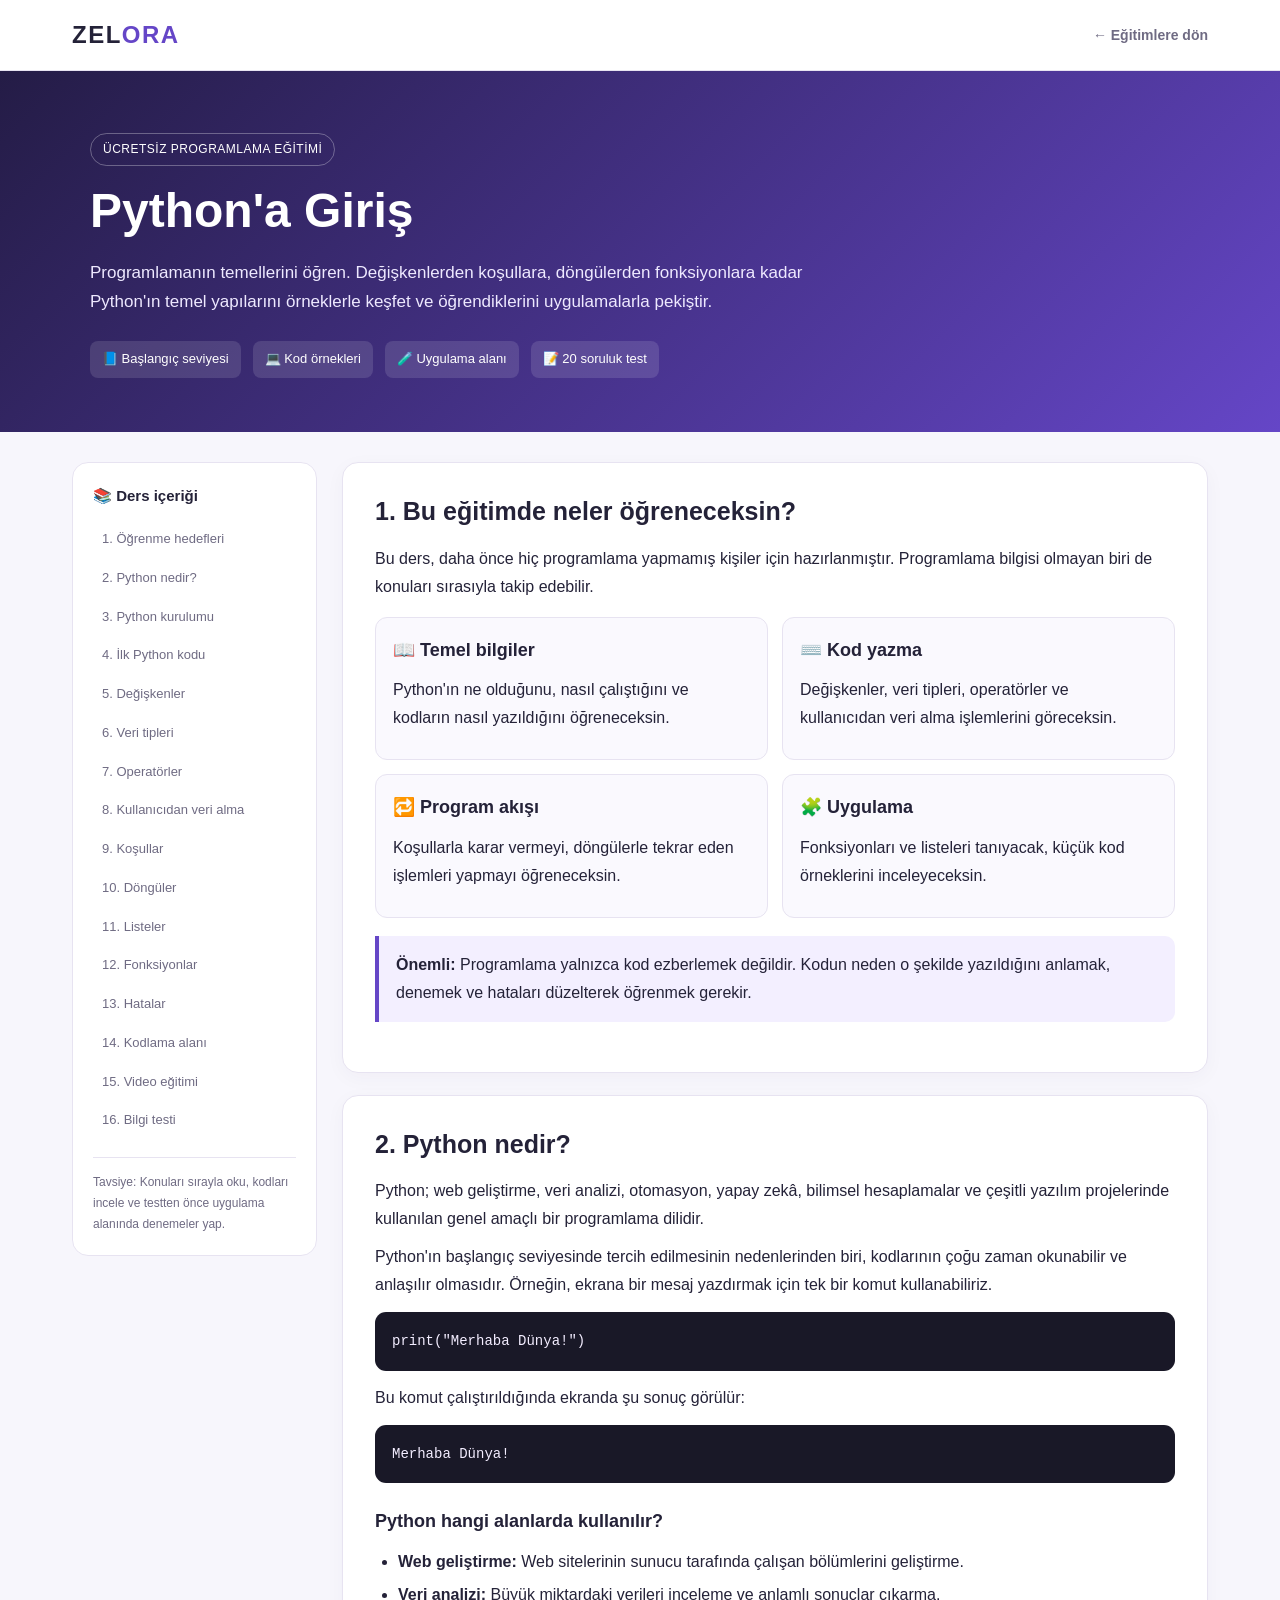
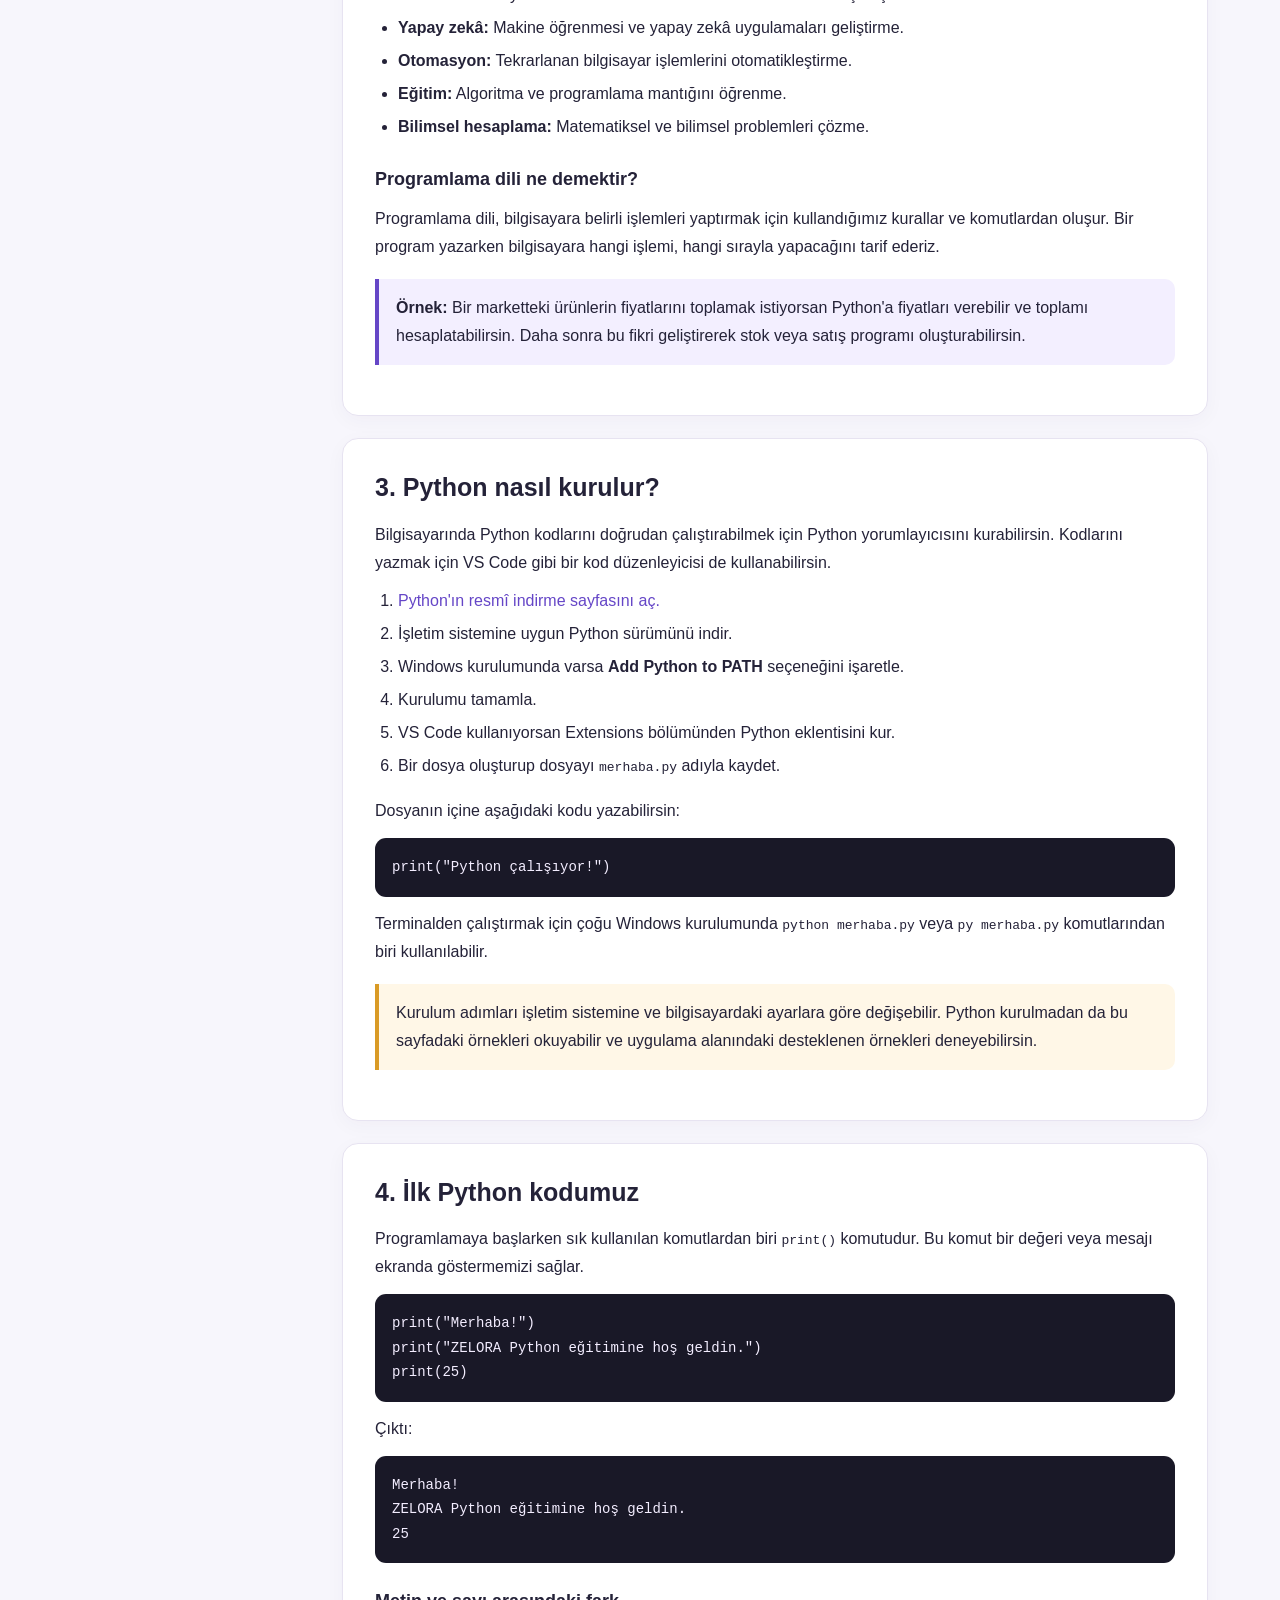
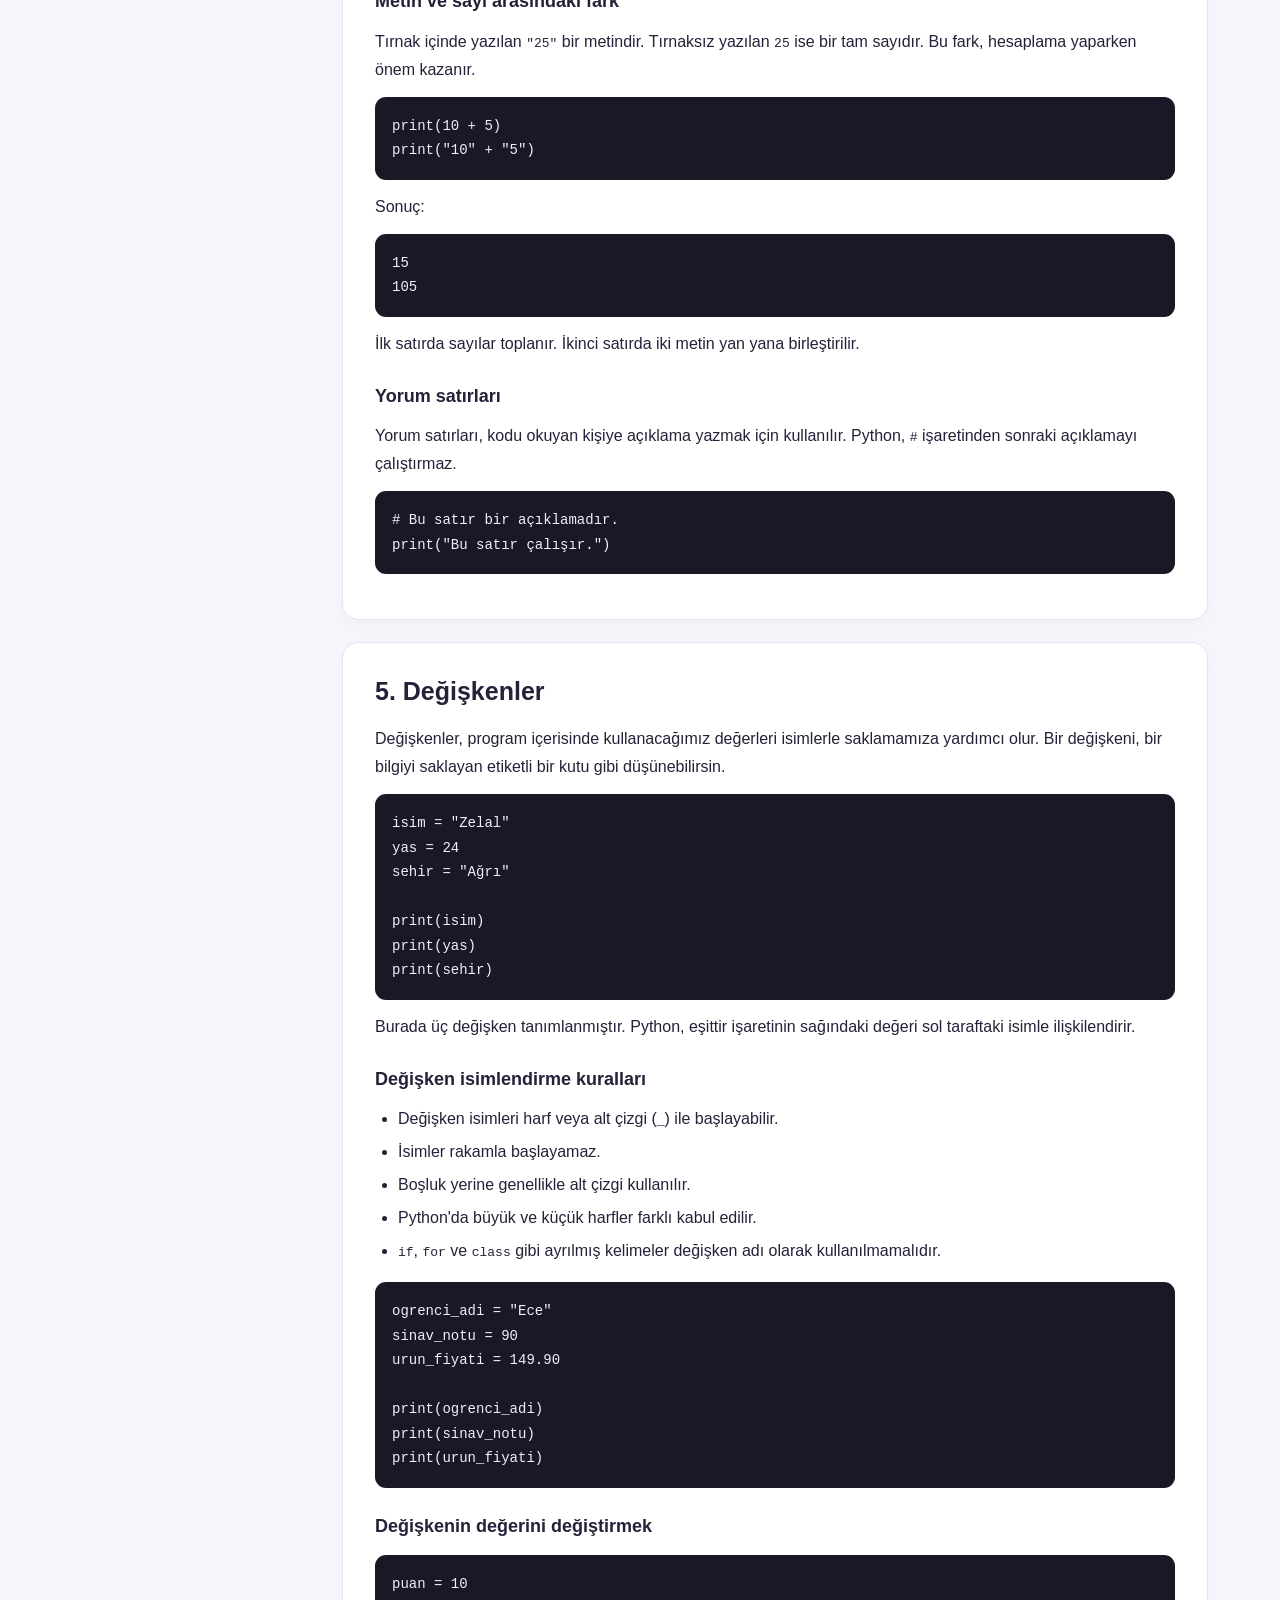
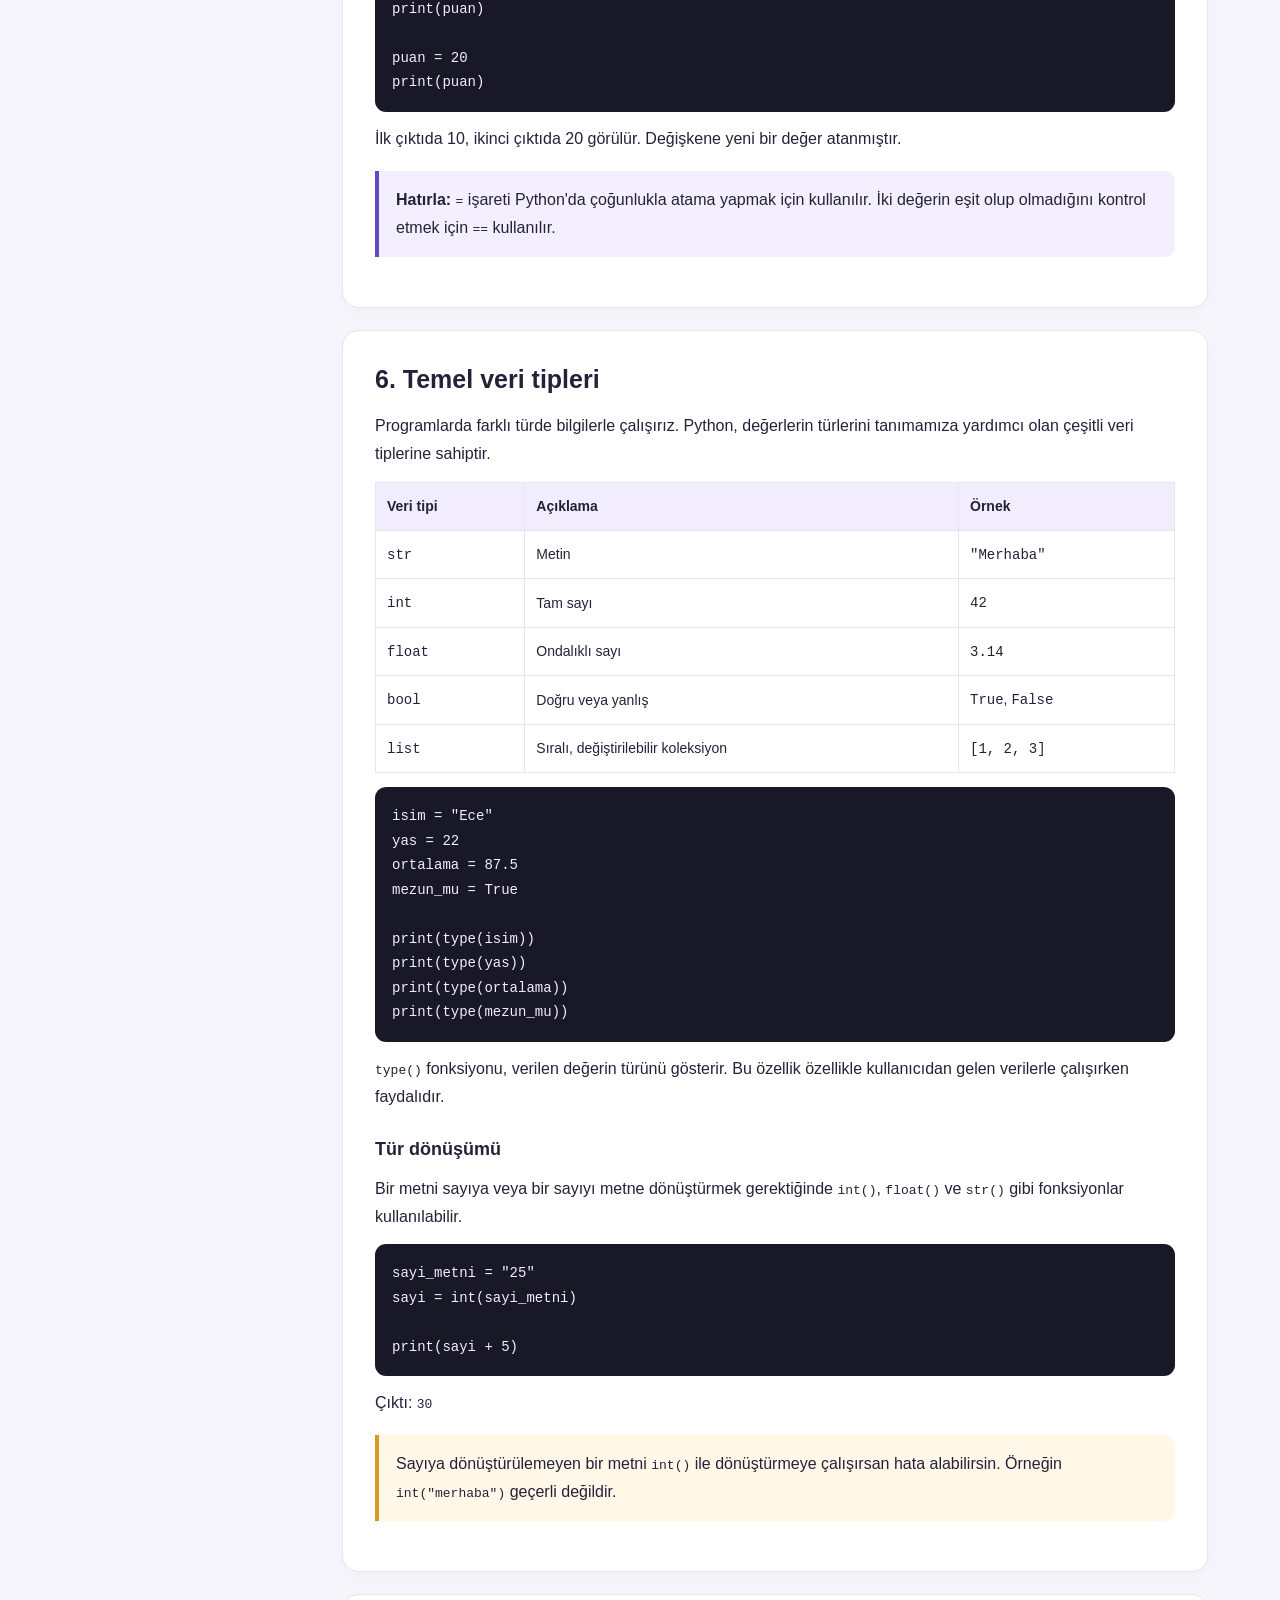
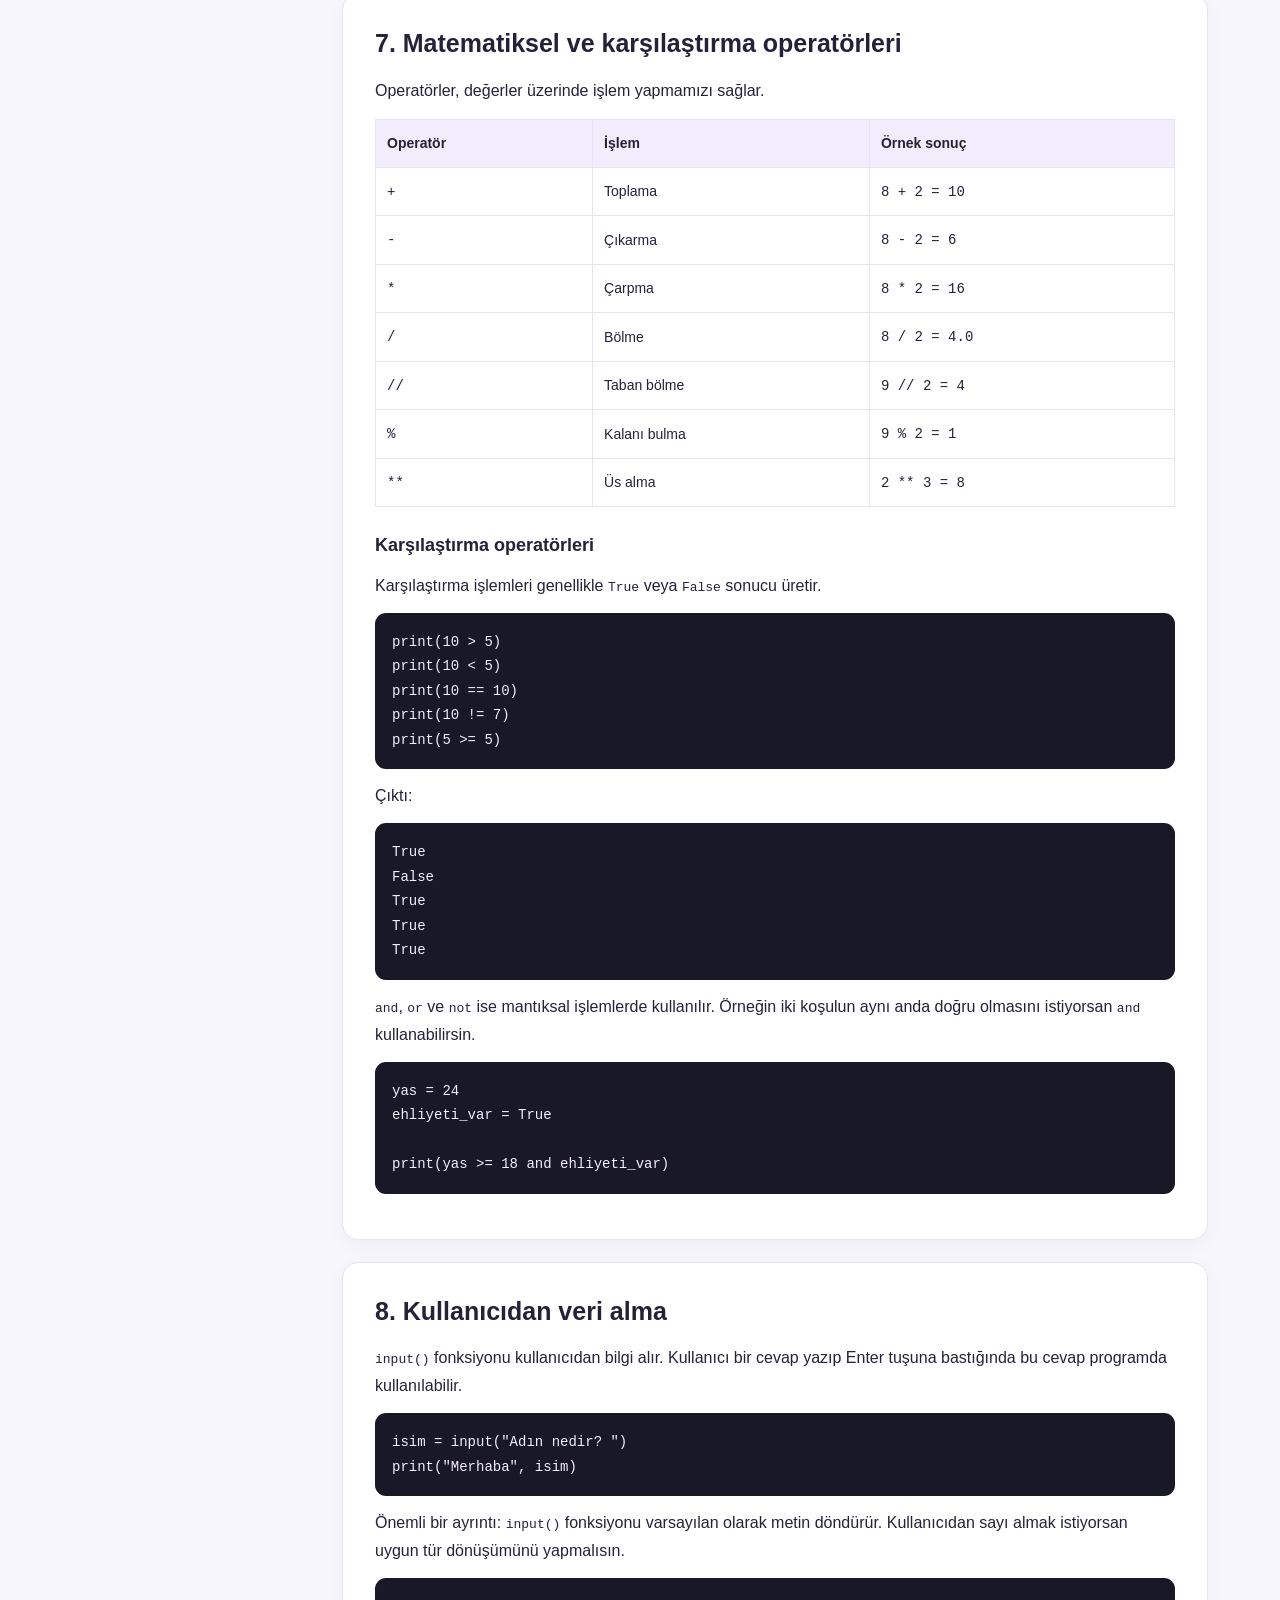
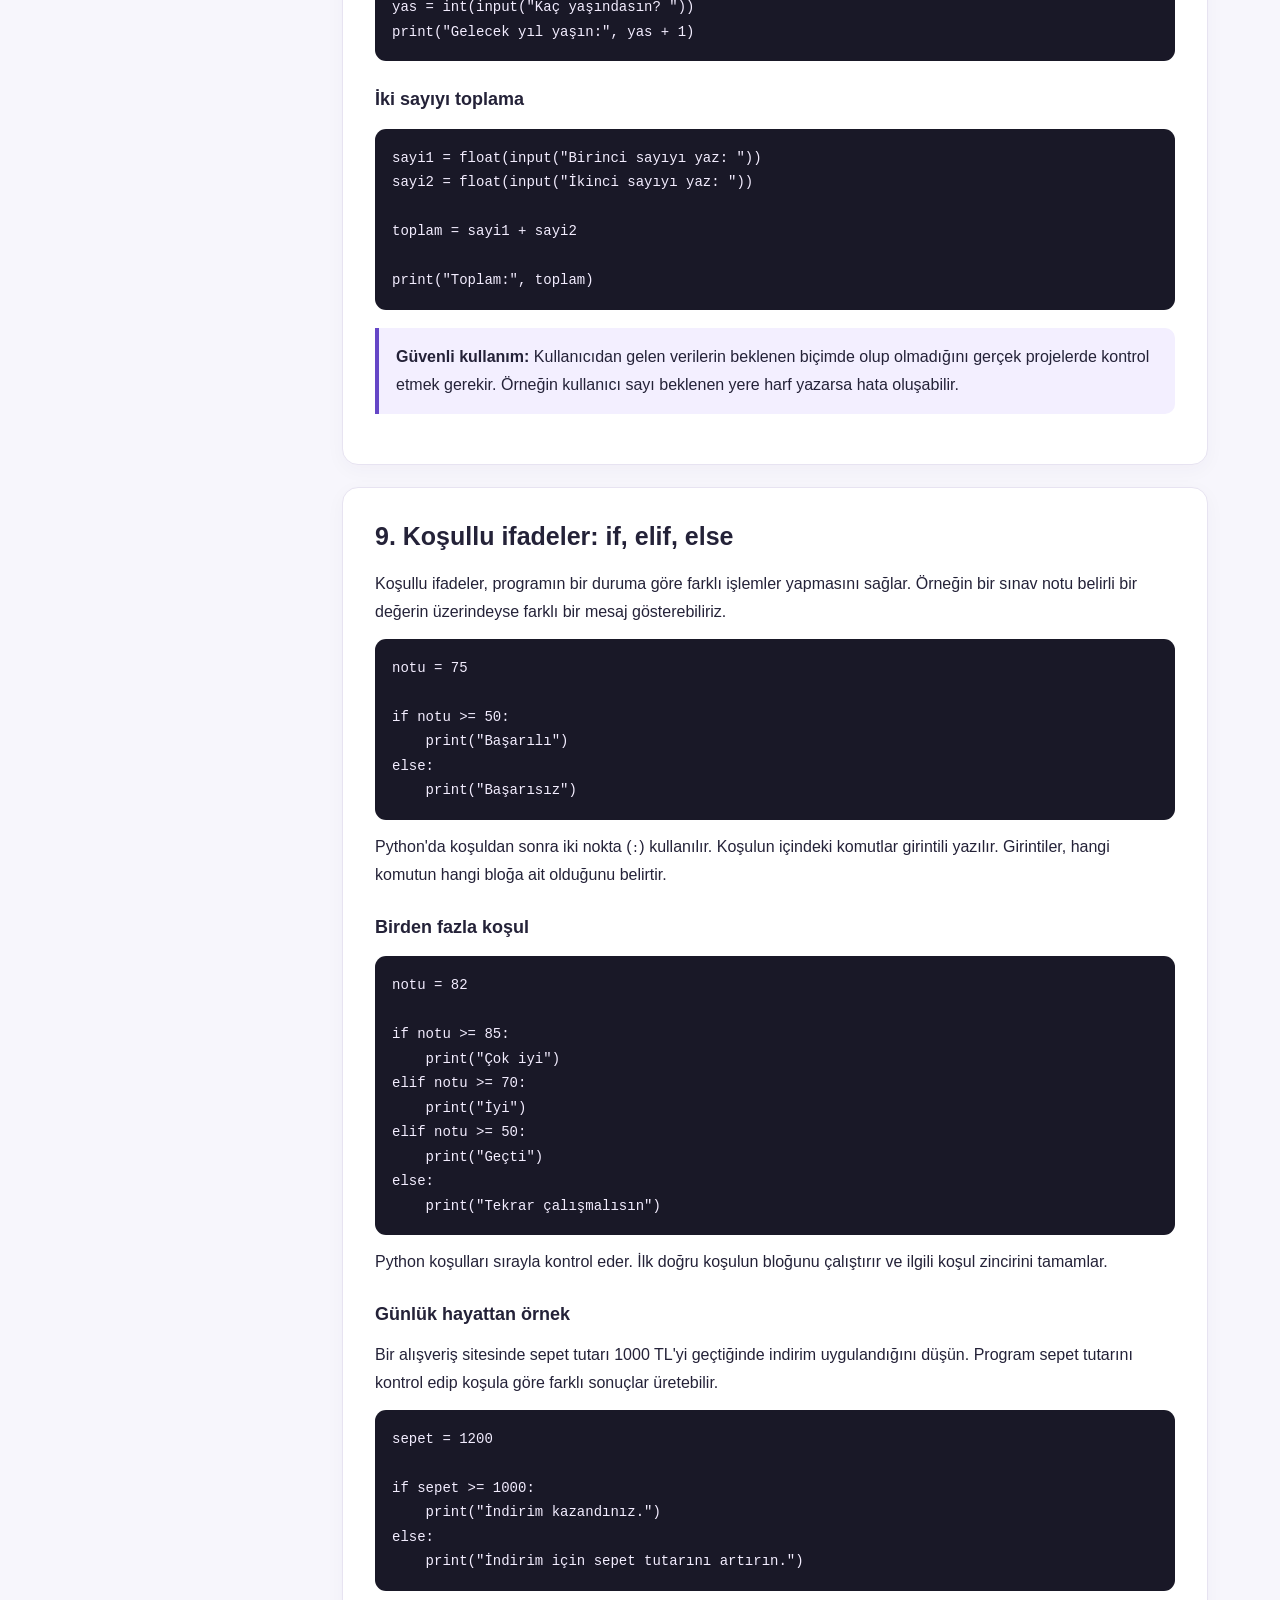
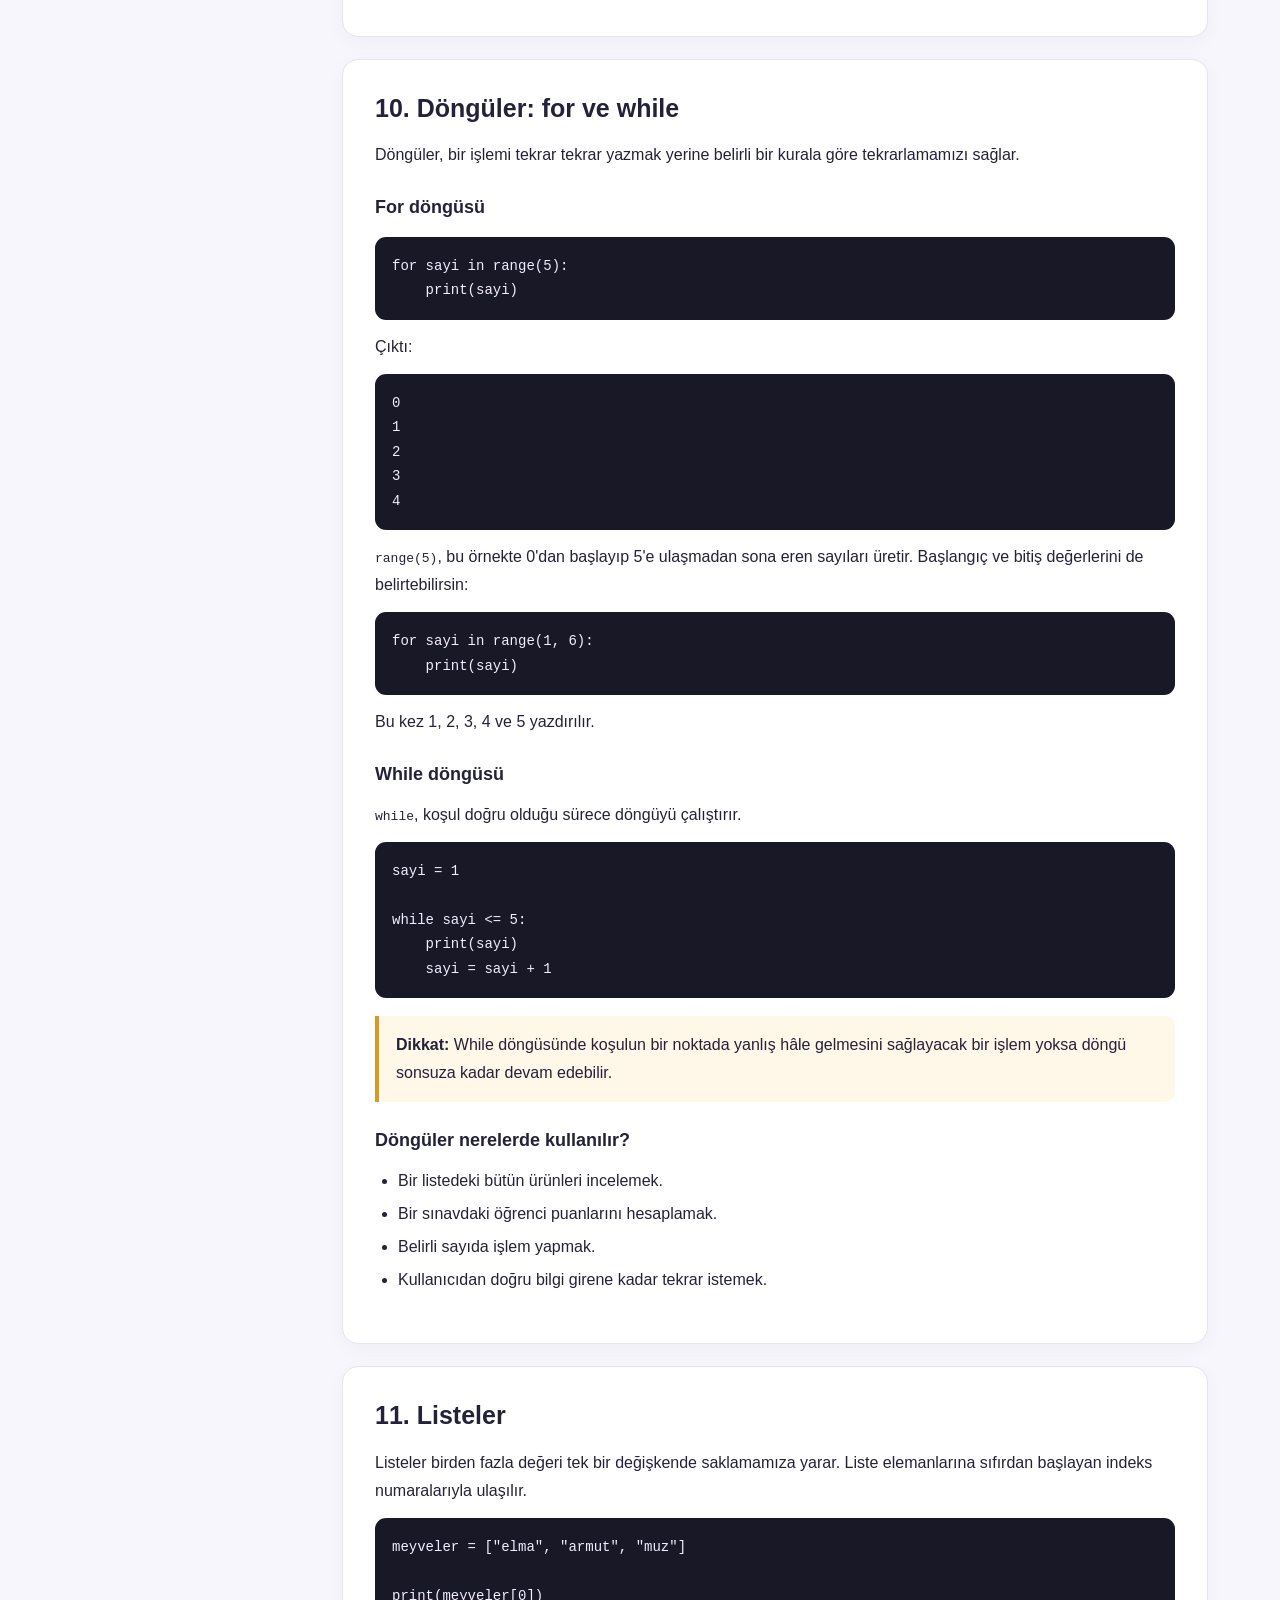
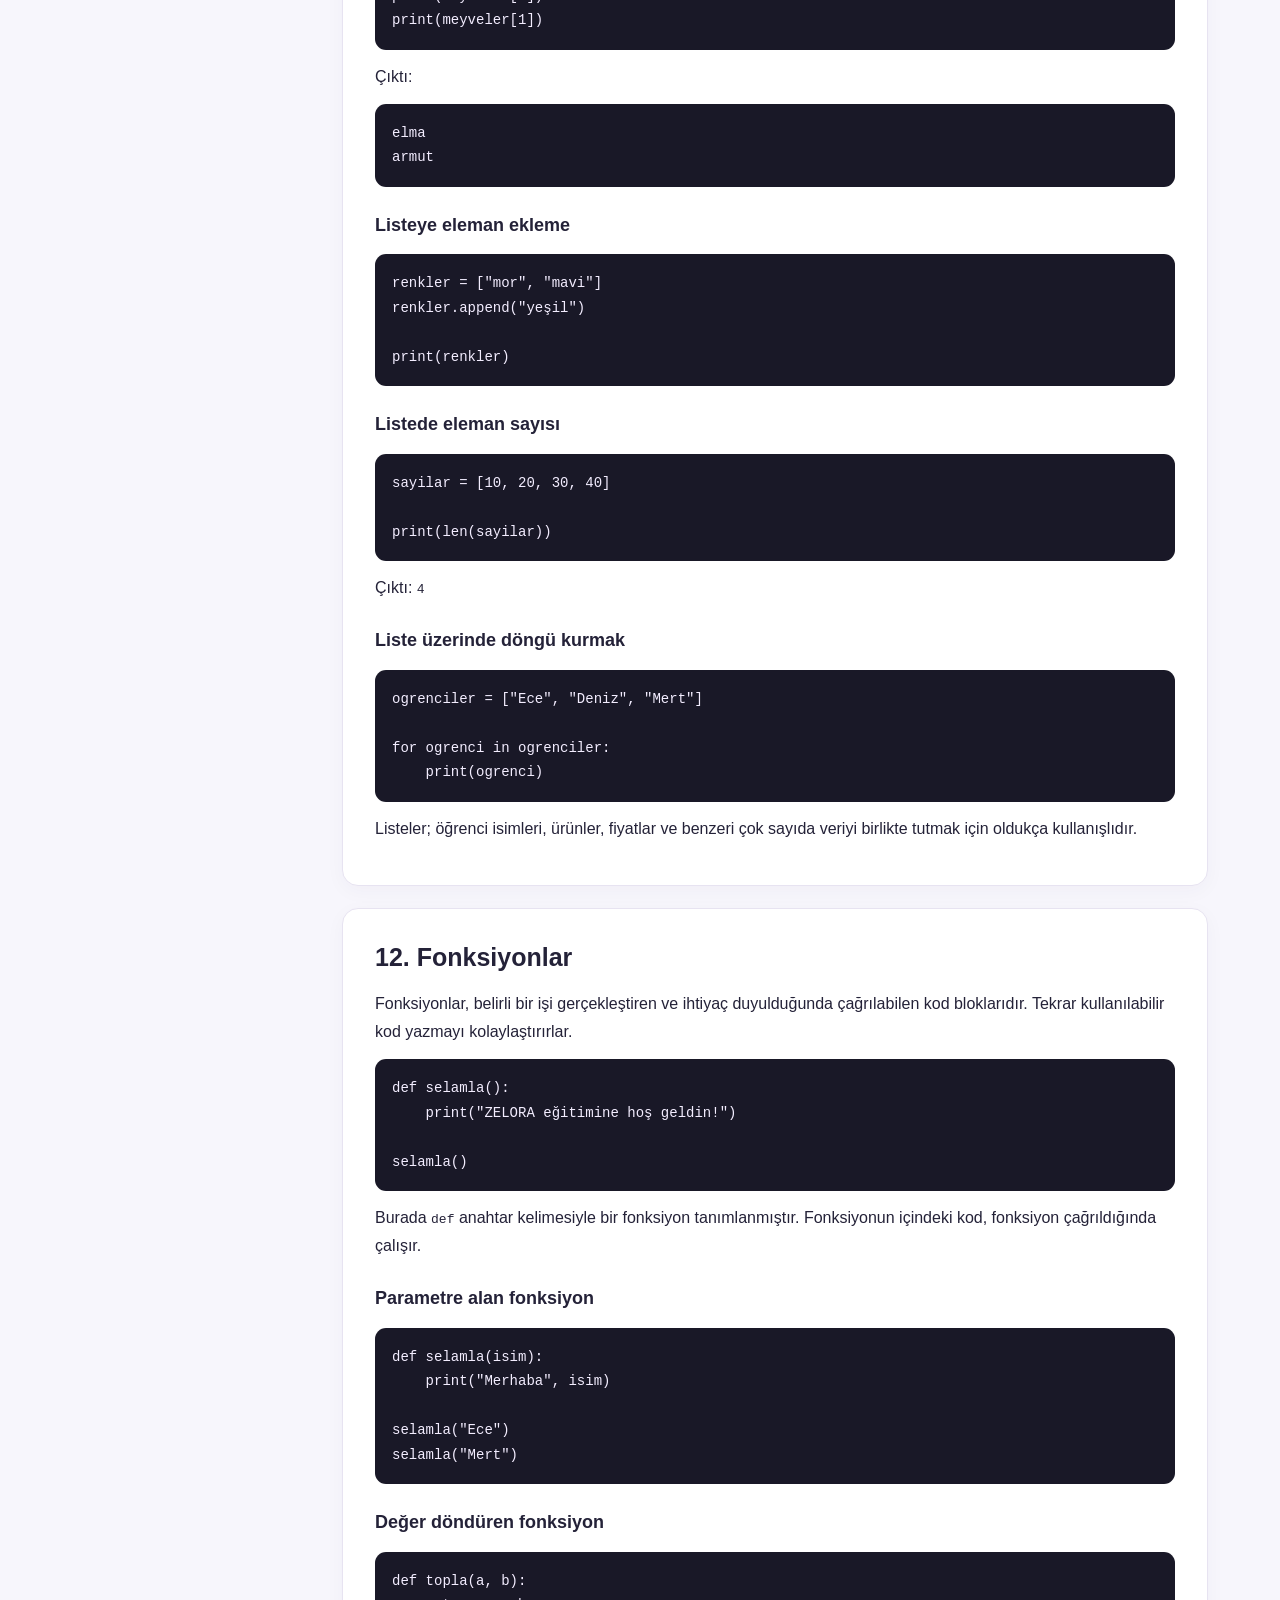
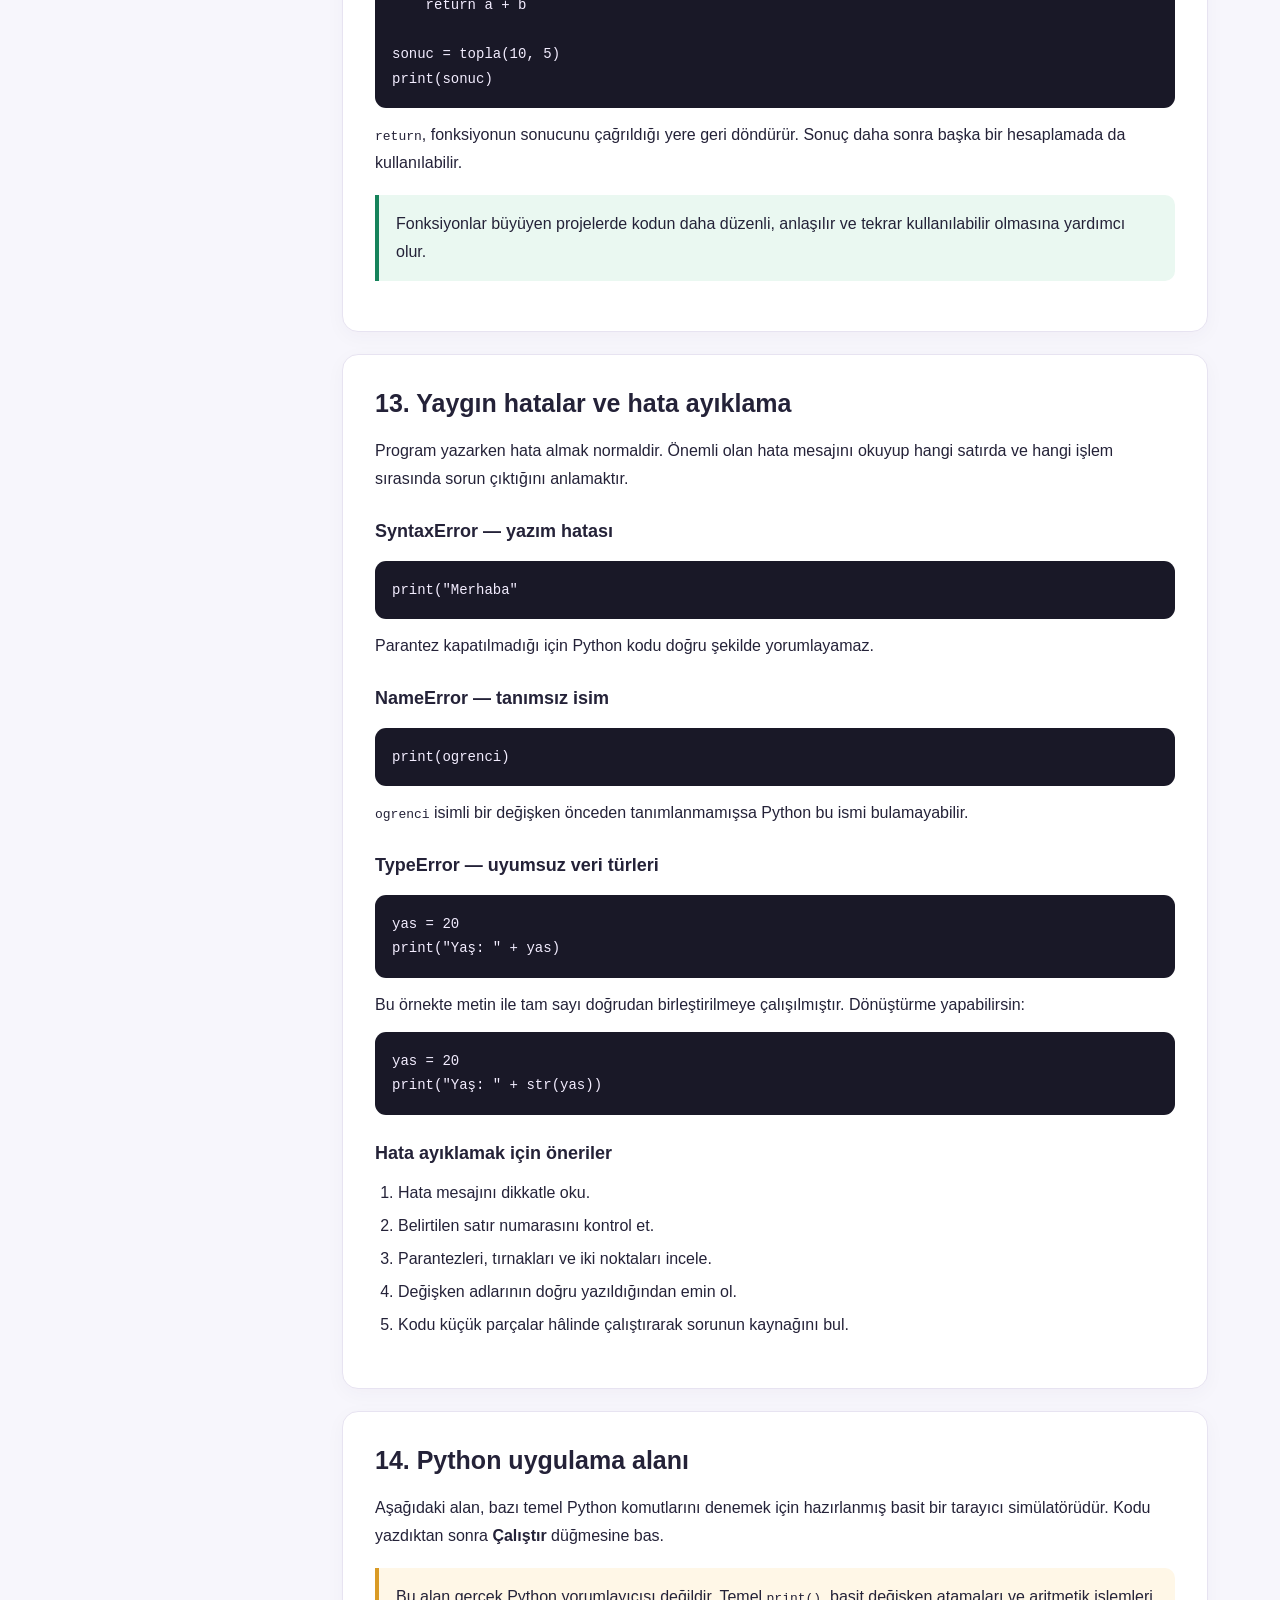
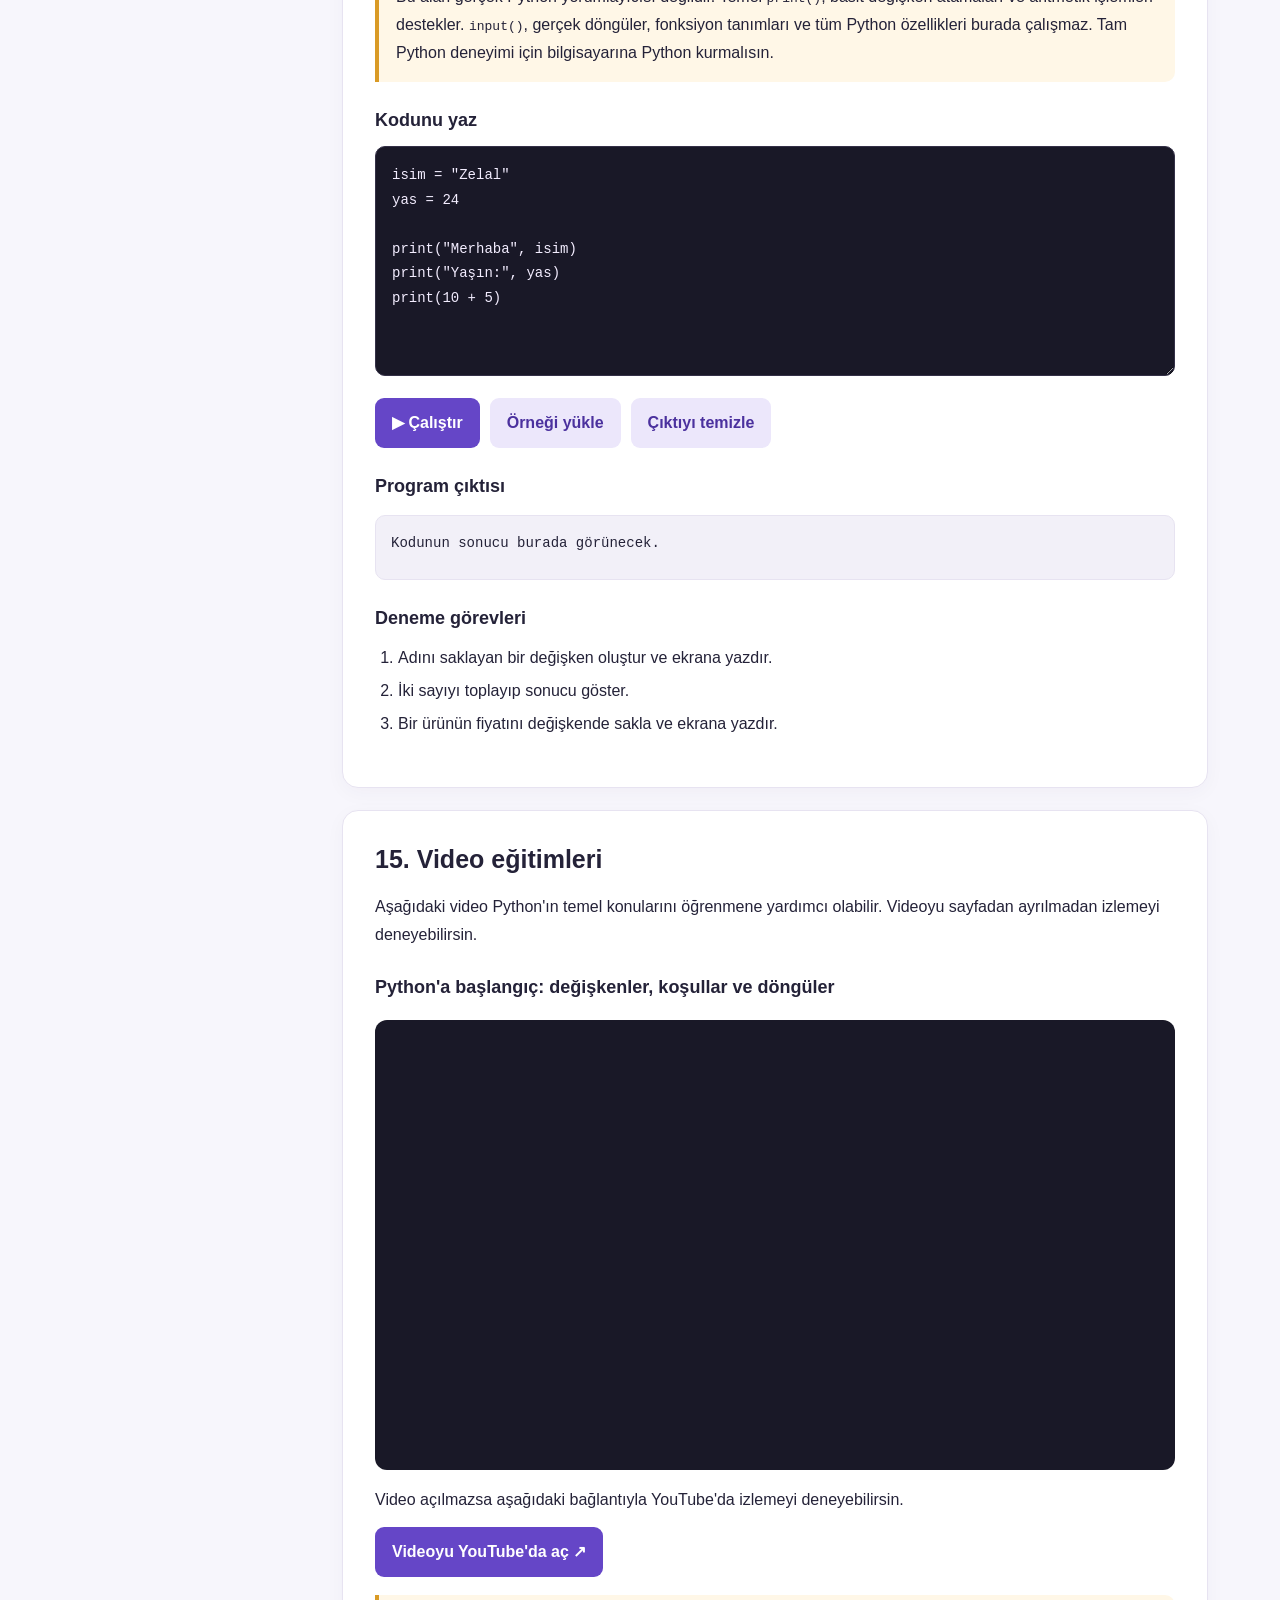
<file: python-a-giris.html>
<!DOCTYPE html>
<html lang="tr">
<head>
  <meta charset="UTF-8">
  <meta name="viewport" content="width=device-width, initial-scale=1.0">
  <meta name="description" content="ZELORA ücretsiz Python eğitimi. Python temellerini öğren, kod örneklerini dene ve testini çöz.">
  <title>Python'a Giriş | ZELORA</title>

  <style>
    :root {
      --bg: #f7f6fc;
      --surface: #ffffff;
      --primary: #6546c7;
      --primary-dark: #4b319e;
      --text: #242238;
      --muted: #6f6b83;
      --border: #e7e3f1;
      --code-bg: #191827;
      --success: #16835b;
      --danger: #c43f53;
    }

    * {
      box-sizing: border-box;
      margin: 0;
      padding: 0;
    }

    html {
      scroll-behavior: smooth;
      scroll-padding-top: 90px;
    }

    body {
      font-family: Arial, Helvetica, sans-serif;
      background: var(--bg);
      color: var(--text);
      line-height: 1.75;
    }

    a {
      color: var(--primary);
      text-decoration: none;
    }

    a:hover {
      text-decoration: underline;
    }

    button,
    textarea {
      font: inherit;
    }

    button {
      cursor: pointer;
    }

    .topbar {
      position: sticky;
      top: 0;
      z-index: 20;
      background: rgba(255, 255, 255, 0.96);
      border-bottom: 1px solid var(--border);
      backdrop-filter: blur(12px);
    }

    .nav {
      max-width: 1180px;
      margin: auto;
      padding: 14px 22px;
      display: flex;
      align-items: center;
      justify-content: space-between;
      gap: 18px;
    }

    .brand {
      color: var(--text);
      font-size: 24px;
      font-weight: 800;
      letter-spacing: 1.5px;
    }

    .brand span {
      color: var(--primary);
    }

    .nav a.back {
      color: var(--muted);
      font-size: 14px;
      font-weight: 600;
    }

    .hero {
      background: linear-gradient(135deg, #241c46, #6546c7);
      color: white;
      padding: 62px 22px 54px;
    }

    .hero-inner {
      max-width: 1100px;
      margin: auto;
    }

    .eyebrow {
      display: inline-block;
      padding: 5px 12px;
      border: 1px solid rgba(255,255,255,.3);
      border-radius: 30px;
      font-size: 12px;
      margin-bottom: 16px;
      letter-spacing: .5px;
    }

    .hero h1 {
      font-size: clamp(32px, 5vw, 48px);
      line-height: 1.2;
      margin-bottom: 18px;
    }

    .hero p {
      max-width: 720px;
      color: #eee9ff;
      font-size: 17px;
    }

    .hero-meta {
      display: flex;
      flex-wrap: wrap;
      gap: 12px;
      margin-top: 24px;
    }

    .hero-meta span {
      background: rgba(255,255,255,.12);
      border-radius: 8px;
      padding: 7px 12px;
      font-size: 13px;
    }

    .layout {
      max-width: 1180px;
      margin: 30px auto;
      padding: 0 22px;
      display: grid;
      grid-template-columns: 245px minmax(0, 1fr);
      gap: 25px;
      align-items: start;
    }

    .sidebar {
      position: sticky;
      top: 83px;
      background: var(--surface);
      border: 1px solid var(--border);
      border-radius: 16px;
      padding: 20px;
    }

    .sidebar h3 {
      font-size: 15px;
      margin-bottom: 12px;
    }

    .sidebar a {
      display: block;
      color: var(--muted);
      font-size: 13px;
      padding: 7px 9px;
      border-radius: 7px;
      margin: 2px 0;
    }

    .sidebar a:hover {
      background: #f0ecff;
      color: var(--primary-dark);
      text-decoration: none;
    }

    .sidebar .side-note {
      margin-top: 18px;
      padding-top: 14px;
      border-top: 1px solid var(--border);
      font-size: 12px;
      color: var(--muted);
    }

    .content {
      min-width: 0;
    }

    .card {
      background: var(--surface);
      border: 1px solid var(--border);
      border-radius: 16px;
      padding: clamp(20px, 3vw, 32px);
      margin-bottom: 22px;
      box-shadow: 0 5px 20px rgba(44, 31, 89, .035);
      scroll-margin-top: 90px;
    }

    .card h2 {
      font-size: 25px;
      line-height: 1.35;
      margin-bottom: 16px;
    }

    .card h3 {
      font-size: 18px;
      margin: 23px 0 10px;
    }

    .card p {
      margin: 10px 0;
    }

    .card ul,
    .card ol {
      padding-left: 23px;
      margin: 10px 0 17px;
    }

    .card li {
      margin: 5px 0;
    }

    .muted {
      color: var(--muted);
    }

    .callout {
      padding: 15px 17px;
      margin: 18px 0;
      border-left: 4px solid var(--primary);
      background: #f3efff;
      border-radius: 0 10px 10px 0;
    }

    .success-note {
      border-left-color: var(--success);
      background: #eaf8f1;
    }

    .warning-note {
      border-left-color: #d99a25;
      background: #fff7e7;
    }

    .code {
      background: var(--code-bg);
      color: #f3edff;
      border-radius: 11px;
      padding: 17px;
      margin: 13px 0;
      overflow-x: auto;
      white-space: pre;
      font-family: Consolas, "Courier New", monospace;
      font-size: 14px;
      line-height: 1.75;
    }

    .code .comment {
      color: #a9a1bd;
    }

    .two-col {
      display: grid;
      grid-template-columns: repeat(2, minmax(0, 1fr));
      gap: 14px;
      margin: 16px 0;
    }

    .mini-card {
      background: #faf9fe;
      border: 1px solid var(--border);
      border-radius: 12px;
      padding: 17px;
      min-width: 0;
    }

    .mini-card h3 {
      margin-top: 0;
    }

    .table-wrap {
      overflow-x: auto;
      margin: 14px 0;
    }

    table {
      width: 100%;
      border-collapse: collapse;
      min-width: 400px;
      font-size: 14px;
    }

    th,
    td {
      text-align: left;
      padding: 11px;
      border: 1px solid var(--border);
    }

    th {
      background: #f1edfc;
    }

    .video {
      position: relative;
      width: 100%;
      padding-top: 56.25%;
      overflow: hidden;
      border-radius: 12px;
      background: #191827;
      margin: 16px 0;
    }

    .video iframe {
      position: absolute;
      inset: 0;
      width: 100%;
      height: 100%;
      border: 0;
    }

    .button {
      display: inline-flex;
      justify-content: center;
      align-items: center;
      gap: 7px;
      background: var(--primary);
      color: white;
      border: 0;
      border-radius: 9px;
      padding: 11px 17px;
      font-weight: 700;
      transition: .2s;
    }

    .button:hover {
      background: var(--primary-dark);
      color: white;
      text-decoration: none;
    }

    .button.secondary {
      background: #ece7fb;
      color: var(--primary-dark);
    }

    .button.secondary:hover {
      background: #dfd6fa;
    }

    .button.danger {
      background: #fbe9ec;
      color: var(--danger);
    }

    .button-row {
      display: flex;
      flex-wrap: wrap;
      gap: 10px;
      margin-top: 13px;
    }

    textarea {
      width: 100%;
      min-height: 230px;
      resize: vertical;
      background: var(--code-bg);
      color: #f3edff;
      border: 1px solid #343047;
      border-radius: 10px;
      padding: 16px;
      font: 14px/1.75 Consolas, "Courier New", monospace;
      outline: none;
      tab-size: 4;
    }

    textarea:focus {
      border-color: #a48af7;
    }

    .output {
      min-height: 65px;
      background: #f2f0f8;
      color: var(--text);
      border: 1px solid var(--border);
      border-radius: 10px;
      padding: 15px;
      margin-top: 12px;
      white-space: pre-wrap;
      overflow-wrap: anywhere;
      font-family: Consolas, "Courier New", monospace;
      font-size: 14px;
    }

    .quiz-question {
      padding: 19px 0;
      border-bottom: 1px solid var(--border);
    }

    .quiz-question:last-child {
      border-bottom: 0;
    }

    .quiz-question h3 {
      font-size: 16px;
      margin: 0 0 12px;
    }

    .option {
      display: flex;
      align-items: flex-start;
      gap: 10px;
      padding: 10px 12px;
      margin: 7px 0;
      background: #faf9fd;
      border: 1px solid var(--border);
      border-radius: 9px;
      cursor: pointer;
      font-size: 14px;
    }

    .option:hover {
      border-color: #b9a8ef;
    }

    .option input {
      margin-top: 6px;
      accent-color: var(--primary);
      flex-shrink: 0;
    }

    .result {
      display: none;
      margin-top: 20px;
      padding: 20px;
      border-radius: 12px;
      background: #f0ecff;
    }

    .result h3 {
      margin-top: 0;
    }

    .progress-track {
      height: 8px;
      background: #e9e5f2;
      border-radius: 10px;
      overflow: hidden;
      margin: 12px 0;
    }

    .progress-fill {
      width: 0;
      height: 100%;
      background: var(--primary);
      transition: width .3s;
    }

    .footer {
      text-align: center;
      padding: 30px 20px;
      color: var(--muted);
      font-size: 13px;
    }

    @media (max-width: 850px) {
      .layout {
        grid-template-columns: 1fr;
      }

      .sidebar {
        position: static;
      }

      .sidebar nav {
        display: grid;
        grid-template-columns: repeat(2, minmax(0, 1fr));
        gap: 3px;
      }
    }

    @media (max-width: 560px) {
      .nav {
        padding: 12px 16px;
      }

      .brand {
        font-size: 21px;
      }

      .hero {
        padding: 43px 18px;
      }

      .layout {
        padding: 0 12px;
        margin-top: 17px;
      }

      .card {
        padding: 19px 16px;
      }

      .card h2 {
        font-size: 22px;
      }

      .two-col {
        grid-template-columns: 1fr;
      }

      .sidebar nav {
        grid-template-columns: 1fr;
      }

      .code {
        font-size: 12px;
        padding: 13px;
      }
    }
  </style>
</head>

<body>

<header class="topbar">
  <div class="nav">
    <a class="brand" href="index.html">ZEL<span>ORA</span></a>
    <a class="back" href="index.html">← Eğitimlere dön</a>
  </div>
</header>

<section class="hero">
  <div class="hero-inner">
    <span class="eyebrow">ÜCRETSİZ PROGRAMLAMA EĞİTİMİ</span>
    <h1>Python'a Giriş</h1>
    <p>
      Programlamanın temellerini öğren. Değişkenlerden koşullara,
      döngülerden fonksiyonlara kadar Python'ın temel yapılarını
      örneklerle keşfet ve öğrendiklerini uygulamalarla pekiştir.
    </p>
    <div class="hero-meta">
      <span>📘 Başlangıç seviyesi</span>
      <span>💻 Kod örnekleri</span>
      <span>🧪 Uygulama alanı</span>
      <span>📝 20 soruluk test</span>
    </div>
  </div>
</section>

<div class="layout">

  <aside class="sidebar">
    <h3>📚 Ders içeriği</h3>
    <nav>
      <a href="#hedefler">1. Öğrenme hedefleri</a>
      <a href="#python-nedir">2. Python nedir?</a>
      <a href="#kurulum">3. Python kurulumu</a>
      <a href="#ilk-kod">4. İlk Python kodu</a>
      <a href="#degiskenler">5. Değişkenler</a>
      <a href="#veri-tipleri">6. Veri tipleri</a>
      <a href="#operatorler">7. Operatörler</a>
      <a href="#girdi">8. Kullanıcıdan veri alma</a>
      <a href="#kosullar">9. Koşullar</a>
      <a href="#donguler">10. Döngüler</a>
      <a href="#listeler">11. Listeler</a>
      <a href="#fonksiyonlar">12. Fonksiyonlar</a>
      <a href="#hatalar">13. Hatalar</a>
      <a href="#uygulama">14. Kodlama alanı</a>
      <a href="#video">15. Video eğitimi</a>
      <a href="#test">16. Bilgi testi</a>
    </nav>
    <div class="side-note">
      Tavsiye: Konuları sırayla oku, kodları incele ve testten önce uygulama alanında denemeler yap.
    </div>
  </aside>

  <main class="content">

    <section class="card" id="hedefler">
      <h2>1. Bu eğitimde neler öğreneceksin?</h2>
      <p>
        Bu ders, daha önce hiç programlama yapmamış kişiler için hazırlanmıştır.
        Programlama bilgisi olmayan biri de konuları sırasıyla takip edebilir.
      </p>

      <div class="two-col">
        <div class="mini-card">
          <h3>📖 Temel bilgiler</h3>
          <p>Python'ın ne olduğunu, nasıl çalıştığını ve kodların nasıl yazıldığını öğreneceksin.</p>
        </div>
        <div class="mini-card">
          <h3>⌨️ Kod yazma</h3>
          <p>Değişkenler, veri tipleri, operatörler ve kullanıcıdan veri alma işlemlerini göreceksin.</p>
        </div>
        <div class="mini-card">
          <h3>🔁 Program akışı</h3>
          <p>Koşullarla karar vermeyi, döngülerle tekrar eden işlemleri yapmayı öğreneceksin.</p>
        </div>
        <div class="mini-card">
          <h3>🧩 Uygulama</h3>
          <p>Fonksiyonları ve listeleri tanıyacak, küçük kod örneklerini inceleyeceksin.</p>
        </div>
      </div>

      <div class="callout">
        <strong>Önemli:</strong> Programlama yalnızca kod ezberlemek değildir.
        Kodun neden o şekilde yazıldığını anlamak, denemek ve hataları düzelterek öğrenmek gerekir.
      </div>
    </section>

    <section class="card" id="python-nedir">
      <h2>2. Python nedir?</h2>

      <p>
        Python; web geliştirme, veri analizi, otomasyon, yapay zekâ,
        bilimsel hesaplamalar ve çeşitli yazılım projelerinde kullanılan
        genel amaçlı bir programlama dilidir.
      </p>

      <p>
        Python'ın başlangıç seviyesinde tercih edilmesinin nedenlerinden biri,
        kodlarının çoğu zaman okunabilir ve anlaşılır olmasıdır. Örneğin,
        ekrana bir mesaj yazdırmak için tek bir komut kullanabiliriz.
      </p>

      <pre class="code">print("Merhaba Dünya!")</pre>

      <p>Bu komut çalıştırıldığında ekranda şu sonuç görülür:</p>

      <pre class="code">Merhaba Dünya!</pre>

      <h3>Python hangi alanlarda kullanılır?</h3>
      <ul>
        <li><strong>Web geliştirme:</strong> Web sitelerinin sunucu tarafında çalışan bölümlerini geliştirme.</li>
        <li><strong>Veri analizi:</strong> Büyük miktardaki verileri inceleme ve anlamlı sonuçlar çıkarma.</li>
        <li><strong>Yapay zekâ:</strong> Makine öğrenmesi ve yapay zekâ uygulamaları geliştirme.</li>
        <li><strong>Otomasyon:</strong> Tekrarlanan bilgisayar işlemlerini otomatikleştirme.</li>
        <li><strong>Eğitim:</strong> Algoritma ve programlama mantığını öğrenme.</li>
        <li><strong>Bilimsel hesaplama:</strong> Matematiksel ve bilimsel problemleri çözme.</li>
      </ul>

      <h3>Programlama dili ne demektir?</h3>
      <p>
        Programlama dili, bilgisayara belirli işlemleri yaptırmak için
        kullandığımız kurallar ve komutlardan oluşur. Bir program yazarken
        bilgisayara hangi işlemi, hangi sırayla yapacağını tarif ederiz.
      </p>

      <div class="callout">
        <strong>Örnek:</strong> Bir marketteki ürünlerin fiyatlarını toplamak
        istiyorsan Python'a fiyatları verebilir ve toplamı hesaplatabilirsin.
        Daha sonra bu fikri geliştirerek stok veya satış programı oluşturabilirsin.
      </div>
    </section>

    <section class="card" id="kurulum">
      <h2>3. Python nasıl kurulur?</h2>

      <p>
        Bilgisayarında Python kodlarını doğrudan çalıştırabilmek için
        Python yorumlayıcısını kurabilirsin. Kodlarını yazmak için VS Code
        gibi bir kod düzenleyicisi de kullanabilirsin.
      </p>

      <ol>
        <li>
          <a href="https://www.python.org/downloads/" target="_blank" rel="noopener">
            Python'ın resmî indirme sayfasını aç.
          </a>
        </li>
        <li>İşletim sistemine uygun Python sürümünü indir.</li>
        <li>Windows kurulumunda varsa <strong>Add Python to PATH</strong> seçeneğini işaretle.</li>
        <li>Kurulumu tamamla.</li>
        <li>VS Code kullanıyorsan Extensions bölümünden Python eklentisini kur.</li>
        <li>Bir dosya oluşturup dosyayı <code>merhaba.py</code> adıyla kaydet.</li>
      </ol>

      <p>Dosyanın içine aşağıdaki kodu yazabilirsin:</p>

      <pre class="code">print("Python çalışıyor!")</pre>

      <p>
        Terminalden çalıştırmak için çoğu Windows kurulumunda
        <code>python merhaba.py</code> veya <code>py merhaba.py</code>
        komutlarından biri kullanılabilir.
      </p>

      <div class="callout warning-note">
        Kurulum adımları işletim sistemine ve bilgisayardaki ayarlara göre değişebilir.
        Python kurulmadan da bu sayfadaki örnekleri okuyabilir ve uygulama alanındaki
        desteklenen örnekleri deneyebilirsin.
      </div>
    </section>

    <section class="card" id="ilk-kod">
      <h2>4. İlk Python kodumuz</h2>

      <p>
        Programlamaya başlarken sık kullanılan komutlardan biri
        <code>print()</code> komutudur. Bu komut bir değeri veya mesajı
        ekranda göstermemizi sağlar.
      </p>

      <pre class="code">print("Merhaba!")
print("ZELORA Python eğitimine hoş geldin.")
print(25)</pre>

      <p>Çıktı:</p>

      <pre class="code">Merhaba!
ZELORA Python eğitimine hoş geldin.
25</pre>

      <h3>Metin ve sayı arasındaki fark</h3>
      <p>
        Tırnak içinde yazılan <code>"25"</code> bir metindir.
        Tırnaksız yazılan <code>25</code> ise bir tam sayıdır.
        Bu fark, hesaplama yaparken önem kazanır.
      </p>

      <pre class="code">print(10 + 5)
print("10" + "5")</pre>

      <p>Sonuç:</p>

      <pre class="code">15
105</pre>

      <p>
        İlk satırda sayılar toplanır. İkinci satırda iki metin yan yana birleştirilir.
      </p>

      <h3>Yorum satırları</h3>
      <p>
        Yorum satırları, kodu okuyan kişiye açıklama yazmak için kullanılır.
        Python, <code>#</code> işaretinden sonraki açıklamayı çalıştırmaz.
      </p>

      <pre class="code"># Bu satır bir açıklamadır.
print("Bu satır çalışır.")</pre>
    </section>

    <section class="card" id="degiskenler">
      <h2>5. Değişkenler</h2>

      <p>
        Değişkenler, program içerisinde kullanacağımız değerleri isimlerle
        saklamamıza yardımcı olur. Bir değişkeni, bir bilgiyi saklayan
        etiketli bir kutu gibi düşünebilirsin.
      </p>

      <pre class="code">isim = "Zelal"
yas = 24
sehir = "Ağrı"

print(isim)
print(yas)
print(sehir)</pre>

      <p>Burada üç değişken tanımlanmıştır. Python, eşittir işaretinin sağındaki değeri sol taraftaki isimle ilişkilendirir.</p>

      <h3>Değişken isimlendirme kuralları</h3>
      <ul>
        <li>Değişken isimleri harf veya alt çizgi (<code>_</code>) ile başlayabilir.</li>
        <li>İsimler rakamla başlayamaz.</li>
        <li>Boşluk yerine genellikle alt çizgi kullanılır.</li>
        <li>Python'da büyük ve küçük harfler farklı kabul edilir.</li>
        <li><code>if</code>, <code>for</code> ve <code>class</code> gibi ayrılmış kelimeler değişken adı olarak kullanılmamalıdır.</li>
      </ul>

      <pre class="code">ogrenci_adi = "Ece"
sinav_notu = 90
urun_fiyati = 149.90

print(ogrenci_adi)
print(sinav_notu)
print(urun_fiyati)</pre>

      <h3>Değişkenin değerini değiştirmek</h3>
      <pre class="code">puan = 10
print(puan)

puan = 20
print(puan)</pre>

      <p>İlk çıktıda 10, ikinci çıktıda 20 görülür. Değişkene yeni bir değer atanmıştır.</p>

      <div class="callout">
        <strong>Hatırla:</strong> <code>=</code> işareti Python'da çoğunlukla atama yapmak
        için kullanılır. İki değerin eşit olup olmadığını kontrol etmek için
        <code>==</code> kullanılır.
      </div>
    </section>

    <section class="card" id="veri-tipleri">
      <h2>6. Temel veri tipleri</h2>

      <p>
        Programlarda farklı türde bilgilerle çalışırız. Python, değerlerin
        türlerini tanımamıza yardımcı olan çeşitli veri tiplerine sahiptir.
      </p>

      <div class="table-wrap">
        <table>
          <thead>
            <tr>
              <th>Veri tipi</th>
              <th>Açıklama</th>
              <th>Örnek</th>
            </tr>
          </thead>
          <tbody>
            <tr>
              <td><code>str</code></td>
              <td>Metin</td>
              <td><code>"Merhaba"</code></td>
            </tr>
            <tr>
              <td><code>int</code></td>
              <td>Tam sayı</td>
              <td><code>42</code></td>
            </tr>
            <tr>
              <td><code>float</code></td>
              <td>Ondalıklı sayı</td>
              <td><code>3.14</code></td>
            </tr>
            <tr>
              <td><code>bool</code></td>
              <td>Doğru veya yanlış</td>
              <td><code>True</code>, <code>False</code></td>
            </tr>
            <tr>
              <td><code>list</code></td>
              <td>Sıralı, değiştirilebilir koleksiyon</td>
              <td><code>[1, 2, 3]</code></td>
            </tr>
          </tbody>
        </table>
      </div>

      <pre class="code">isim = "Ece"
yas = 22
ortalama = 87.5
mezun_mu = True

print(type(isim))
print(type(yas))
print(type(ortalama))
print(type(mezun_mu))</pre>

      <p>
        <code>type()</code> fonksiyonu, verilen değerin türünü gösterir.
        Bu özellik özellikle kullanıcıdan gelen verilerle çalışırken faydalıdır.
      </p>

      <h3>Tür dönüşümü</h3>
      <p>
        Bir metni sayıya veya bir sayıyı metne dönüştürmek gerektiğinde
        <code>int()</code>, <code>float()</code> ve <code>str()</code>
        gibi fonksiyonlar kullanılabilir.
      </p>

      <pre class="code">sayi_metni = "25"
sayi = int(sayi_metni)

print(sayi + 5)</pre>

      <p>Çıktı: <code>30</code></p>

      <div class="callout warning-note">
        Sayıya dönüştürülemeyen bir metni <code>int()</code> ile dönüştürmeye çalışırsan
        hata alabilirsin. Örneğin <code>int("merhaba")</code> geçerli değildir.
      </div>
    </section>

    <section class="card" id="operatorler">
      <h2>7. Matematiksel ve karşılaştırma operatörleri</h2>

      <p>Operatörler, değerler üzerinde işlem yapmamızı sağlar.</p>

      <div class="table-wrap">
        <table>
          <thead>
            <tr>
              <th>Operatör</th>
              <th>İşlem</th>
              <th>Örnek sonuç</th>
            </tr>
          </thead>
          <tbody>
            <tr><td><code>+</code></td><td>Toplama</td><td><code>8 + 2 = 10</code></td></tr>
            <tr><td><code>-</code></td><td>Çıkarma</td><td><code>8 - 2 = 6</code></td></tr>
            <tr><td><code>*</code></td><td>Çarpma</td><td><code>8 * 2 = 16</code></td></tr>
            <tr><td><code>/</code></td><td>Bölme</td><td><code>8 / 2 = 4.0</code></td></tr>
            <tr><td><code>//</code></td><td>Taban bölme</td><td><code>9 // 2 = 4</code></td></tr>
            <tr><td><code>%</code></td><td>Kalanı bulma</td><td><code>9 % 2 = 1</code></td></tr>
            <tr><td><code>**</code></td><td>Üs alma</td><td><code>2 ** 3 = 8</code></td></tr>
          </tbody>
        </table>
      </div>

      <h3>Karşılaştırma operatörleri</h3>
      <p>
        Karşılaştırma işlemleri genellikle <code>True</code> veya
        <code>False</code> sonucu üretir.
      </p>

      <pre class="code">print(10 > 5)
print(10 < 5)
print(10 == 10)
print(10 != 7)
print(5 >= 5)</pre>

      <p>Çıktı:</p>

      <pre class="code">True
False
True
True
True</pre>

      <p>
        <code>and</code>, <code>or</code> ve <code>not</code> ise mantıksal
        işlemlerde kullanılır. Örneğin iki koşulun aynı anda doğru olmasını
        istiyorsan <code>and</code> kullanabilirsin.
      </p>

      <pre class="code">yas = 24
ehliyeti_var = True

print(yas >= 18 and ehliyeti_var)</pre>
    </section>

    <section class="card" id="girdi">
      <h2>8. Kullanıcıdan veri alma</h2>

      <p>
        <code>input()</code> fonksiyonu kullanıcıdan bilgi alır.
        Kullanıcı bir cevap yazıp Enter tuşuna bastığında bu cevap programda kullanılabilir.
      </p>

      <pre class="code">isim = input("Adın nedir? ")
print("Merhaba", isim)</pre>

      <p>
        Önemli bir ayrıntı: <code>input()</code> fonksiyonu varsayılan olarak
        metin döndürür. Kullanıcıdan sayı almak istiyorsan uygun tür dönüşümünü yapmalısın.
      </p>

      <pre class="code">yas = int(input("Kaç yaşındasın? "))
print("Gelecek yıl yaşın:", yas + 1)</pre>

      <h3>İki sayıyı toplama</h3>
      <pre class="code">sayi1 = float(input("Birinci sayıyı yaz: "))
sayi2 = float(input("İkinci sayıyı yaz: "))

toplam = sayi1 + sayi2

print("Toplam:", toplam)</pre>

      <div class="callout">
        <strong>Güvenli kullanım:</strong> Kullanıcıdan gelen verilerin beklenen biçimde
        olup olmadığını gerçek projelerde kontrol etmek gerekir. Örneğin kullanıcı sayı
        beklenen yere harf yazarsa hata oluşabilir.
      </div>
    </section>

    <section class="card" id="kosullar">
      <h2>9. Koşullu ifadeler: if, elif, else</h2>

      <p>
        Koşullu ifadeler, programın bir duruma göre farklı işlemler yapmasını sağlar.
        Örneğin bir sınav notu belirli bir değerin üzerindeyse farklı bir mesaj gösterebiliriz.
      </p>

      <pre class="code">notu = 75

if notu >= 50:
    print("Başarılı")
else:
    print("Başarısız")</pre>

      <p>
        Python'da koşuldan sonra iki nokta (<code>:</code>) kullanılır.
        Koşulun içindeki komutlar girintili yazılır. Girintiler, hangi komutun
        hangi bloğa ait olduğunu belirtir.
      </p>

      <h3>Birden fazla koşul</h3>
      <pre class="code">notu = 82

if notu >= 85:
    print("Çok iyi")
elif notu >= 70:
    print("İyi")
elif notu >= 50:
    print("Geçti")
else:
    print("Tekrar çalışmalısın")</pre>

      <p>
        Python koşulları sırayla kontrol eder. İlk doğru koşulun bloğunu çalıştırır
        ve ilgili koşul zincirini tamamlar.
      </p>

      <h3>Günlük hayattan örnek</h3>
      <p>
        Bir alışveriş sitesinde sepet tutarı 1000 TL'yi geçtiğinde indirim uygulandığını
        düşün. Program sepet tutarını kontrol edip koşula göre farklı sonuçlar üretebilir.
      </p>

      <pre class="code">sepet = 1200

if sepet >= 1000:
    print("İndirim kazandınız.")
else:
    print("İndirim için sepet tutarını artırın.")</pre>
    </section>

    <section class="card" id="donguler">
      <h2>10. Döngüler: for ve while</h2>

      <p>
        Döngüler, bir işlemi tekrar tekrar yazmak yerine belirli bir kurala göre
        tekrarlamamızı sağlar.
      </p>

      <h3>For döngüsü</h3>
      <pre class="code">for sayi in range(5):
    print(sayi)</pre>

      <p>Çıktı:</p>
      <pre class="code">0
1
2
3
4</pre>

      <p>
        <code>range(5)</code>, bu örnekte 0'dan başlayıp 5'e ulaşmadan sona eren
        sayıları üretir. Başlangıç ve bitiş değerlerini de belirtebilirsin:
      </p>

      <pre class="code">for sayi in range(1, 6):
    print(sayi)</pre>

      <p>Bu kez 1, 2, 3, 4 ve 5 yazdırılır.</p>

      <h3>While döngüsü</h3>
      <p>
        <code>while</code>, koşul doğru olduğu sürece döngüyü çalıştırır.
      </p>

      <pre class="code">sayi = 1

while sayi <= 5:
    print(sayi)
    sayi = sayi + 1</pre>

      <div class="callout warning-note">
        <strong>Dikkat:</strong> While döngüsünde koşulun bir noktada yanlış hâle
        gelmesini sağlayacak bir işlem yoksa döngü sonsuza kadar devam edebilir.
      </div>

      <h3>Döngüler nerelerde kullanılır?</h3>
      <ul>
        <li>Bir listedeki bütün ürünleri incelemek.</li>
        <li>Bir sınavdaki öğrenci puanlarını hesaplamak.</li>
        <li>Belirli sayıda işlem yapmak.</li>
        <li>Kullanıcıdan doğru bilgi girene kadar tekrar istemek.</li>
      </ul>
    </section>

    <section class="card" id="listeler">
      <h2>11. Listeler</h2>

      <p>
        Listeler birden fazla değeri tek bir değişkende saklamamıza yarar.
        Liste elemanlarına sıfırdan başlayan indeks numaralarıyla ulaşılır.
      </p>

      <pre class="code">meyveler = ["elma", "armut", "muz"]

print(meyveler[0])
print(meyveler[1])</pre>

      <p>Çıktı:</p>
      <pre class="code">elma
armut</pre>

      <h3>Listeye eleman ekleme</h3>
      <pre class="code">renkler = ["mor", "mavi"]
renkler.append("yeşil")

print(renkler)</pre>

      <h3>Listede eleman sayısı</h3>
      <pre class="code">sayilar = [10, 20, 30, 40]

print(len(sayilar))</pre>

      <p>Çıktı: <code>4</code></p>

      <h3>Liste üzerinde döngü kurmak</h3>
      <pre class="code">ogrenciler = ["Ece", "Deniz", "Mert"]

for ogrenci in ogrenciler:
    print(ogrenci)</pre>

      <p>
        Listeler; öğrenci isimleri, ürünler, fiyatlar ve benzeri çok sayıda
        veriyi birlikte tutmak için oldukça kullanışlıdır.
      </p>
    </section>

    <section class="card" id="fonksiyonlar">
      <h2>12. Fonksiyonlar</h2>

      <p>
        Fonksiyonlar, belirli bir işi gerçekleştiren ve ihtiyaç duyulduğunda
        çağrılabilen kod bloklarıdır. Tekrar kullanılabilir kod yazmayı kolaylaştırırlar.
      </p>

      <pre class="code">def selamla():
    print("ZELORA eğitimine hoş geldin!")

selamla()</pre>

      <p>
        Burada <code>def</code> anahtar kelimesiyle bir fonksiyon tanımlanmıştır.
        Fonksiyonun içindeki kod, fonksiyon çağrıldığında çalışır.
      </p>

      <h3>Parametre alan fonksiyon</h3>
      <pre class="code">def selamla(isim):
    print("Merhaba", isim)

selamla("Ece")
selamla("Mert")</pre>

      <h3>Değer döndüren fonksiyon</h3>
      <pre class="code">def topla(a, b):
    return a + b

sonuc = topla(10, 5)
print(sonuc)</pre>

      <p>
        <code>return</code>, fonksiyonun sonucunu çağrıldığı yere geri döndürür.
        Sonuç daha sonra başka bir hesaplamada da kullanılabilir.
      </p>

      <div class="callout success-note">
        Fonksiyonlar büyüyen projelerde kodun daha düzenli, anlaşılır ve
        tekrar kullanılabilir olmasına yardımcı olur.
      </div>
    </section>

    <section class="card" id="hatalar">
      <h2>13. Yaygın hatalar ve hata ayıklama</h2>

      <p>
        Program yazarken hata almak normaldir. Önemli olan hata mesajını
        okuyup hangi satırda ve hangi işlem sırasında sorun çıktığını anlamaktır.
      </p>

      <h3>SyntaxError — yazım hatası</h3>
      <pre class="code">print("Merhaba"</pre>

      <p>Parantez kapatılmadığı için Python kodu doğru şekilde yorumlayamaz.</p>

      <h3>NameError — tanımsız isim</h3>
      <pre class="code">print(ogrenci)</pre>

      <p>
        <code>ogrenci</code> isimli bir değişken önceden tanımlanmamışsa
        Python bu ismi bulamayabilir.
      </p>

      <h3>TypeError — uyumsuz veri türleri</h3>
      <pre class="code">yas = 20
print("Yaş: " + yas)</pre>

      <p>
        Bu örnekte metin ile tam sayı doğrudan birleştirilmeye çalışılmıştır.
        Dönüştürme yapabilirsin:
      </p>

      <pre class="code">yas = 20
print("Yaş: " + str(yas))</pre>

      <h3>Hata ayıklamak için öneriler</h3>
      <ol>
        <li>Hata mesajını dikkatle oku.</li>
        <li>Belirtilen satır numarasını kontrol et.</li>
        <li>Parantezleri, tırnakları ve iki noktaları incele.</li>
        <li>Değişken adlarının doğru yazıldığından emin ol.</li>
        <li>Kodu küçük parçalar hâlinde çalıştırarak sorunun kaynağını bul.</li>
      </ol>
    </section>

    <section class="card" id="uygulama">
      <h2>14. Python uygulama alanı</h2>

      <p>
        Aşağıdaki alan, bazı temel Python komutlarını denemek için hazırlanmış
        basit bir tarayıcı simülatörüdür. Kodu yazdıktan sonra
        <strong>Çalıştır</strong> düğmesine bas.
      </p>

      <div class="callout warning-note">
        Bu alan gerçek Python yorumlayıcısı değildir. Temel <code>print()</code>,
        basit değişken atamaları ve aritmetik işlemleri destekler.
        <code>input()</code>, gerçek döngüler, fonksiyon tanımları ve tüm Python
        özellikleri burada çalışmaz. Tam Python deneyimi için bilgisayarına Python kurmalısın.
      </div>

      <h3>Kodunu yaz</h3>
      <textarea id="pythonCode" spellcheck="false">isim = "Zelal"
yas = 24

print("Merhaba", isim)
print("Yaşın:", yas)
print(10 + 5)</textarea>

      <div class="button-row">
        <button class="button" type="button" id="runCode">▶ Çalıştır</button>
        <button class="button secondary" type="button" id="exampleCode">Örneği yükle</button>
        <button class="button secondary" type="button" id="clearOutput">Çıktıyı temizle</button>
      </div>

      <h3>Program çıktısı</h3>
      <div class="output" id="codeOutput" aria-live="polite">Kodunun sonucu burada görünecek.</div>

      <h3>Deneme görevleri</h3>
      <ol>
        <li>Adını saklayan bir değişken oluştur ve ekrana yazdır.</li>
        <li>İki sayıyı toplayıp sonucu göster.</li>
        <li>Bir ürünün fiyatını değişkende sakla ve ekrana yazdır.</li>
      </ol>
    </section>

    <section class="card" id="video">
      <h2>15. Video eğitimleri</h2>

      <p>
        Aşağıdaki video Python'ın temel konularını öğrenmene yardımcı olabilir.
        Videoyu sayfadan ayrılmadan izlemeyi deneyebilirsin.
      </p>

      <h3>Python'a başlangıç: değişkenler, koşullar ve döngüler</h3>

      <div class="video">
        <iframe
          src="https://www.youtube-nocookie.com/embed/HVQP84ufwek"
          title="Sıfırdan Python eğitimi"
          loading="lazy"
          allow="accelerometer; autoplay; clipboard-write; encrypted-media; gyroscope; picture-in-picture; web-share"
          referrerpolicy="strict-origin-when-cross-origin"
          allowfullscreen>
        </iframe>
      </div>

      <p>
        Video açılmazsa aşağıdaki bağlantıyla YouTube'da izlemeyi deneyebilirsin.
      </p>

      <div class="button-row">
        <a
          class="button"
          href="https://www.youtube.com/watch?v=HVQP84ufwek"
          target="_blank"
          rel="noopener">
          Videoyu YouTube'da aç ↗
        </a>
      </div>

      <div class="callout warning-note">
        Bazı videolar içerik sahibinin ayarları veya YouTube kısıtlamaları nedeniyle
        başka sitelerin içinde oynatılamayabilir. Böyle bir durumda YouTube bağlantısını kullan.
      </div>
    </section>

    <section class="card" id="test">
      <h2>16. Python bilgi testi</h2>

      <p>
        Öğrendiklerini ölçmek için 20 soruyu yanıtla. Her doğru cevap 5 puandır.
        Testin sonunda toplam puanını ve doğru cevaplarını görebilirsin.
      </p>

      <div class="progress-track">
        <div class="progress-fill" id="quizProgress"></div>
      </div>
      <p class="muted" id="answeredCount">0 / 20 soru yanıtlandı</p>

      <form id="quizForm">
        <div id="quizQuestions"></div>

        <div class="button-row">
          <button class="button" type="submit">Testi değerlendir</button>
          <button class="button secondary" type="button" id="resetQuiz">Testi yeniden çöz</button>
        </div>
      </form>

      <div class="result" id="quizResult" aria-live="polite"></div>
    </section>

    <section class="card">
      <h2>🎯 Ders sonu: Kendini geliştir</h2>
      <p>
        Python öğrenirken kısa kodlar yazmaya devam et. İlk aşamada bütün konuları
        ezberlemek yerine her kavramı küçük bir örnekle uygulamaya çalış.
      </p>

      <h3>Kendine küçük bir proje seç</h3>
      <ul>
        <li>İki sayıyı toplayan hesaplama programı.</li>
        <li>Bir ürünün indirimli fiyatını hesaplayan program.</li>
        <li>Öğrencinin notuna göre sonuç gösteren program.</li>
        <li>Bir listedeki sayıların toplamını hesaplayan program.</li>
      </ul>

      <div class="callout success-note">
        <strong>Bir sonraki adım:</strong> Bu konuları anladıktan sonra Python ile
        küçük projeler yapmaya ve daha sonra dosyalar, modüller, hata yönetimi ve
        veri yapıları gibi konulara geçebilirsin.
      </div>

      <a class="button secondary" href="index.html">← Tüm eğitimlere dön</a>
    </section>

  </main>
</div>

<footer class="footer">
  <p>ZELORA — Ücretsiz Dijital Akademi</p>
  <p>Öğrenmeye bugün başla, bilgini yarına taşı.</p>
</footer>

<script>
  // -----------------------------------------------
  // PYTHON UYGULAMA ALANI
  // Bu bölüm gerçek Python değil, sınırlı bir simülatördür.
  // -----------------------------------------------

  const codeInput = document.getElementById("pythonCode");
  const codeOutput = document.getElementById("codeOutput");

  document.getElementById("exampleCode").addEventListener("click", function () {
    codeInput.value =
`isim = "Zelal"
yas = 24

print("Merhaba", isim)
print("Yaşın:", yas)
print(10 + 5)`;
    codeOutput.textContent = "Örnek yüklendi. Çalıştır düğmesine bas.";
  });

  document.getElementById("clearOutput").addEventListener("click", function () {
    codeOutput.textContent = "";
  });

  document.getElementById("runCode").addEventListener("click", function () {
    try {
      codeOutput.textContent = simulatePython(codeInput.value);
    } catch (error) {
      codeOutput.textContent = "Hata: " + error.message;
    }
  });

  function simulatePython(source) {
    const variables = {};
    const output = [];

    const lines = source.split("\n");

    for (let lineNumber = 0; lineNumber < lines.length; lineNumber++) {
      let line = lines[lineNumber].trim();

      if (!line || line.startsWith("#")) {
        continue;
      }

      if (line.startsWith("print(") && line.endsWith(")")) {
        const inside = line.slice(6, -1);
        const values = splitArguments(inside);
        const printed = values.map(function (value) {
          return evaluateValue(value, variables);
        });
        output.push(printed.map(formatValue).join(" "));
        continue;
      }

      const assignment = line.match(/^([a-zA-Z_][a-zA-Z0-9_]*)\s*=\s*(.+)$/);

      if (assignment) {
        const variableName = assignment[1];
        const expression = assignment[2].trim();

        if (expression.includes("input(")) {
          throw new Error(
            "Bu basit uygulama alanı input() komutunu desteklemiyor. Sabit bir değer deneyebilirsin."
          );
        }

        variables[variableName] = evaluateValue(expression, variables);
        continue;
      }

      throw new Error(
        (lineNumber + 1) +
        ". satır desteklenmiyor. Şimdilik print(), basit değişkenler ve aritmetik işlemleri kullan."
      );
    }

    return output.length ? output.join("\n") : "Program tamamlandı. Çıktı üretilmedi.";
  }

  function splitArguments(text) {
    const result = [];
    let current = "";
    let quote = null;
    let depth = 0;

    for (let i = 0; i < text.length; i++) {
      const character = text[i];

      if ((character === '"' || character === "'") &&
          (i === 0 || text[i - 1] !== "\\")) {
        if (quote === character) {
          quote = null;
        } else if (!quote) {
          quote = character;
        }
      }

      if (!quote) {
        if (character === "(") depth++;
        if (character === ")") depth--;

        if (character === "," && depth === 0) {
          result.push(current.trim());
          current = "";
          continue;
        }
      }

      current += character;
    }

    if (current.trim() !== "") {
      result.push(current.trim());
    }

    return result;
  }

  function evaluateValue(expression, variables) {
    const value = expression.trim();

    if (/^(['"]).*\1$/.test(value)) {
      return value.slice(1, -1);
    }

    if (value === "True") return true;
    if (value === "False") return false;
    if (value === "None") return null;

    if (/^-?\d+(\.\d+)?$/.test(value)) {
      return Number(value);
    }

    if (Object.prototype.hasOwnProperty.call(variables, value)) {
      return variables[value];
    }

    // Yalnızca matematiksel karakterlerden oluşan ifadeleri hesaplar.
    if (/^[\d\s+\-*/().%]+$/.test(value) &&
        /[\d)]\s*[+\-*/%]/.test(value)) {
      if (!/^[\d\s+\-*/().%]+$/.test(value)) {
        throw new Error("Geçersiz matematiksel ifade.");
      }

      return Function('"use strict"; return (' + value + ')')();
    }

    throw new Error(
      '"' + value + '" ifadesi tanınmadı. Metinleri tırnak içine al veya değişkeni tanımla.'
    );
  }

  function formatValue(value) {
    if (value === null) return "None";
    if (value === true) return "True";
    if (value === false) return "False";
    return String(value);
  }

  // -----------------------------------------------
  // 20 SORULUK TEST
  // -----------------------------------------------

  const questions = [
    {
      q: "Python'da ekrana bir mesaj yazdırmak için hangi komut kullanılır?",
      options: ["input()", "print()", "write()", "show()"],
      answer: 1,
      explanation: "print() ekrana bir değeri veya mesajı yazdırır."
    },
    {
      q: "Python dosyalarının yaygın dosya uzantısı hangisidir?",
      options: [".html", ".css", ".py", ".jpg"],
      answer: 2,
      explanation: "Python kaynak kodu dosyaları genellikle .py uzantısını kullanır."
    },
    {
      q: "Aşağıdakilerden hangisi bir metin değeridir?",
      options: ["25", '"Merhaba"', "3.14", "True"],
      answer: 1,
      explanation: "Tırnak içine alınan Merhaba bir metindir."
    },
    {
      q: "Python'da 8 + 4 işleminin sonucu nedir?",
      options: ["84", "12", "32", "4"],
      answer: 1,
      explanation: "Toplama işleminin sonucu 12'dir."
    },
    {
      q: "Bir tam sayı veri tipinin adı hangisidir?",
      options: ["str", "bool", "int", "float"],
      answer: 2,
      explanation: "int, tam sayılar için kullanılan veri tipidir."
    },
    {
      q: "Python'da eşitlik kontrolü için hangi operatör kullanılır?",
      options: ["=", "==", "!=", "=>"],
      answer: 1,
      explanation: "== iki değerin eşit olup olmadığını karşılaştırır."
    },
    {
      q: "Bir satırı yorum olarak işaretlemek için hangi karakter kullanılır?",
      options: ["//", "<!--", "#", "**"],
      answer: 2,
      explanation: "Python'da # işaretinden sonraki kısım yorum olarak kabul edilir."
    },
    {
      q: "Kullanıcıdan veri almak için hangi fonksiyon kullanılır?",
      options: ["input()", "print()", "type()", "range()"],
      answer: 0,
      explanation: "input() kullanıcıdan metin olarak veri alır."
    },
    {
      q: "Python'da koşul yazmak için hangi anahtar kelime kullanılır?",
      options: ["when", "if", "check", "caseonly"],
      answer: 1,
      explanation: "if, bir koşulun doğru olup olmadığını kontrol eder."
    },
    {
      q: "Bir koşul doğru değilse alternatif blok için hangisi kullanılabilir?",
      options: ["repeat", "then", "else", "next"],
      answer: 2,
      explanation: "else, önceki koşul karşılanmadığında çalışacak bloğu tanımlar."
    },
    {
      q: "range(5) hangi sayıları üretir?",
      options: ["1, 2, 3, 4, 5", "0, 1, 2, 3, 4", "0, 1, 2, 3, 4, 5", "5"],
      answer: 1,
      explanation: "range(5), 0'dan başlar ve 5'e ulaşmadan durur."
    },
    {
      q: "Bir koşul doğru olduğu sürece çalışan döngü hangisidir?",
      options: ["while", "def", "print", "class"],
      answer: 0,
      explanation: "while döngüsü koşul doğru kaldığı sürece çalışır."
    },
    {
      q: "Python'da liste hangi parantezlerle oluşturulur?",
      options: ["{}", "()", "[]", "<>"],
      answer: 2,
      explanation: "Listeler köşeli parantezlerle oluşturulur."
    },
    {
      q: "meyveler = ['elma', 'armut'] için meyveler[0] sonucu nedir?",
      options: ["armut", "elma", "0", "Hata"],
      answer: 1,
      explanation: "Liste indeksleri 0'dan başlar; ilk eleman elmadır."
    },
    {
      q: "Bir listenin eleman sayısını bulmak için hangisi kullanılır?",
      options: ["countall()", "size()", "len()", "total()"],
      answer: 2,
      explanation: "len() listenin eleman sayısını verir."
    },
    {
      q: "Python'da fonksiyon tanımlamak için hangi kelime kullanılır?",
      options: ["function", "define", "def", "func"],
      answer: 2,
      explanation: "Python'da fonksiyonlar def anahtar kelimesiyle tanımlanır."
    },
    {
      q: "Fonksiyondan bir değer döndürmek için hangi kelime kullanılır?",
      options: ["send", "return", "back", "give"],
      answer: 1,
      explanation: "return, fonksiyonun sonucunu geri döndürür."
    },
    {
      q: "type(3.14) hangi veri tipini gösterir?",
      options: ["int", "str", "float", "bool"],
      answer: 2,
      explanation: "3.14 ondalıklı bir sayıdır ve float türündedir."
    },
    {
      q: "Python'da 9 % 2 işleminin sonucu nedir?",
      options: ["4", "1", "4.5", "18"],
      answer: 1,
      explanation: "% operatörü bölme işleminden kalanı verir."
    },
    {
      q: "Python'da girintiler neden önemlidir?",
      options: [
        "Kodun rengini değiştirmek için",
        "Dosyanın boyutunu küçültmek için",
        "Kod bloklarının hangi bölüme ait olduğunu belirtmek için",
        "İnternet bağlantısı kurmak için"
      ],
      answer: 2,
      explanation: "Girintiler Python'da koşul ve döngü gibi kod bloklarını belirler."
    }
  ];

  const quizContainer = document.getElementById("quizQuestions");
  const quizForm = document.getElementById("quizForm");
  const quizResult = document.getElementById("quizResult");
  const quizProgress = document.getElementById("quizProgress");
  const answeredCount = document.getElementById("answeredCount");

  function renderQuiz() {
    quizContainer.innerHTML = "";

    questions.forEach(function (question, index) {
      const wrapper = document.createElement("div");
      wrapper.className = "quiz-question";

      const heading = document.createElement("h3");
      heading.textContent = (index + 1) + ". " + question.q;
      wrapper.appendChild(heading);

      question.options.forEach(function (option, optionIndex) {
        const label = document.createElement("label");
        label.className = "option";

        const radio = document.createElement("input");
        radio.type = "radio";
        radio.name = "question" + index;
        radio.value = optionIndex;

        const text = document.createElement("span");
        text.textContent = option;

        label.appendChild(radio);
        label.appendChild(text);
        wrapper.appendChild(label);

        radio.addEventListener("change", updateQuizProgress);
      });

      quizContainer.appendChild(wrapper);
    });

    updateQuizProgress();
  }

  function updateQuizProgress() {
    let answered = 0;

    questions.forEach(function (_, index) {
      if (quizForm.querySelector('input[name="question' + index + '"]:checked')) {
        answered++;
      }
    });

    answeredCount.textContent = answered + " / " + questions.length + " soru yanıtlandı";
    quizProgress.style.width = (answered / questions.length * 100) + "%";
  }

  quizForm.addEventListener("submit", function (event) {
    event.preventDefault();

    let score = 0;
    let answered = 0;
    let review = "";

    questions.forEach(function (question, index) {
      const selected = quizForm.querySelector(
        'input[name="question' + index + '"]:checked'
      );

      const selectedIndex = selected ? Number(selected.value) : -1;

      if (selected) answered++;

      if (selectedIndex === question.answer) {
        score += 5;
      }

      review +=
        "<div class='quiz-question'>" +
        "<strong>" + (index + 1) + ". soru: " +
        (selectedIndex === question.answer ? "Doğru" : "Yanlış") +
        "</strong>" +
        "<p><strong>Doğru cevap:</strong> " +
        escapeHTML(question.options[question.answer]) + "</p>" +
        "<p class='muted'>" + escapeHTML(question.explanation) + "</p>" +
        "</div>";
    });

    let message;

    if (score >= 90) {
      message = "Harika! Konuları çok iyi anlamışsın.";
    } else if (score >= 70) {
      message = "Güzel sonuç! Birkaç konuyu tekrar ederek daha da ilerleyebilirsin.";
    } else if (score >= 50) {
      message = "İyi bir başlangıç. Yanlış cevaplarını inceleyip konuları yeniden oku.";
    } else {
      message = "Üzülme. Dersleri tekrar oku, kodları dene ve testi yeniden çöz.";
    }

    quizResult.style.display = "block";
    quizResult.innerHTML =
      "<h3>Test sonucunuz: " + score + " / 100</h3>" +
      "<p><strong>" + answered + " / 20</strong> soruyu yanıtladın.</p>" +
      "<p>" + message + "</p>" +
      "<div class='progress-track'><div class='progress-fill' style='width:" +
      score + "%'></div></div>" +
      "<h3>Cevapların ve açıklamalar</h3>" +
      review;

    quizResult.scrollIntoView({ behavior: "smooth", block: "start" });
  });

  document.getElementById("resetQuiz").addEventListener("click", function () {
    quizForm.reset();
    quizResult.style.display = "none";
    quizResult.innerHTML = "";
    updateQuizProgress();
    document.getElementById("test").scrollIntoView({
      behavior: "smooth",
      block: "start"
    });
  });

  function escapeHTML(text) {
    return String(text).replace(/[&<>"']/g, function (character) {
      const replacements = {
        "&": "&amp;",
        "<": "&lt;",
        ">": "&gt;",
        '"': "&quot;",
        "'": "&#039;"
      };

      return replacements[character];
    });
  }

  renderQuiz();
</script>

</body>
</html>
</file>
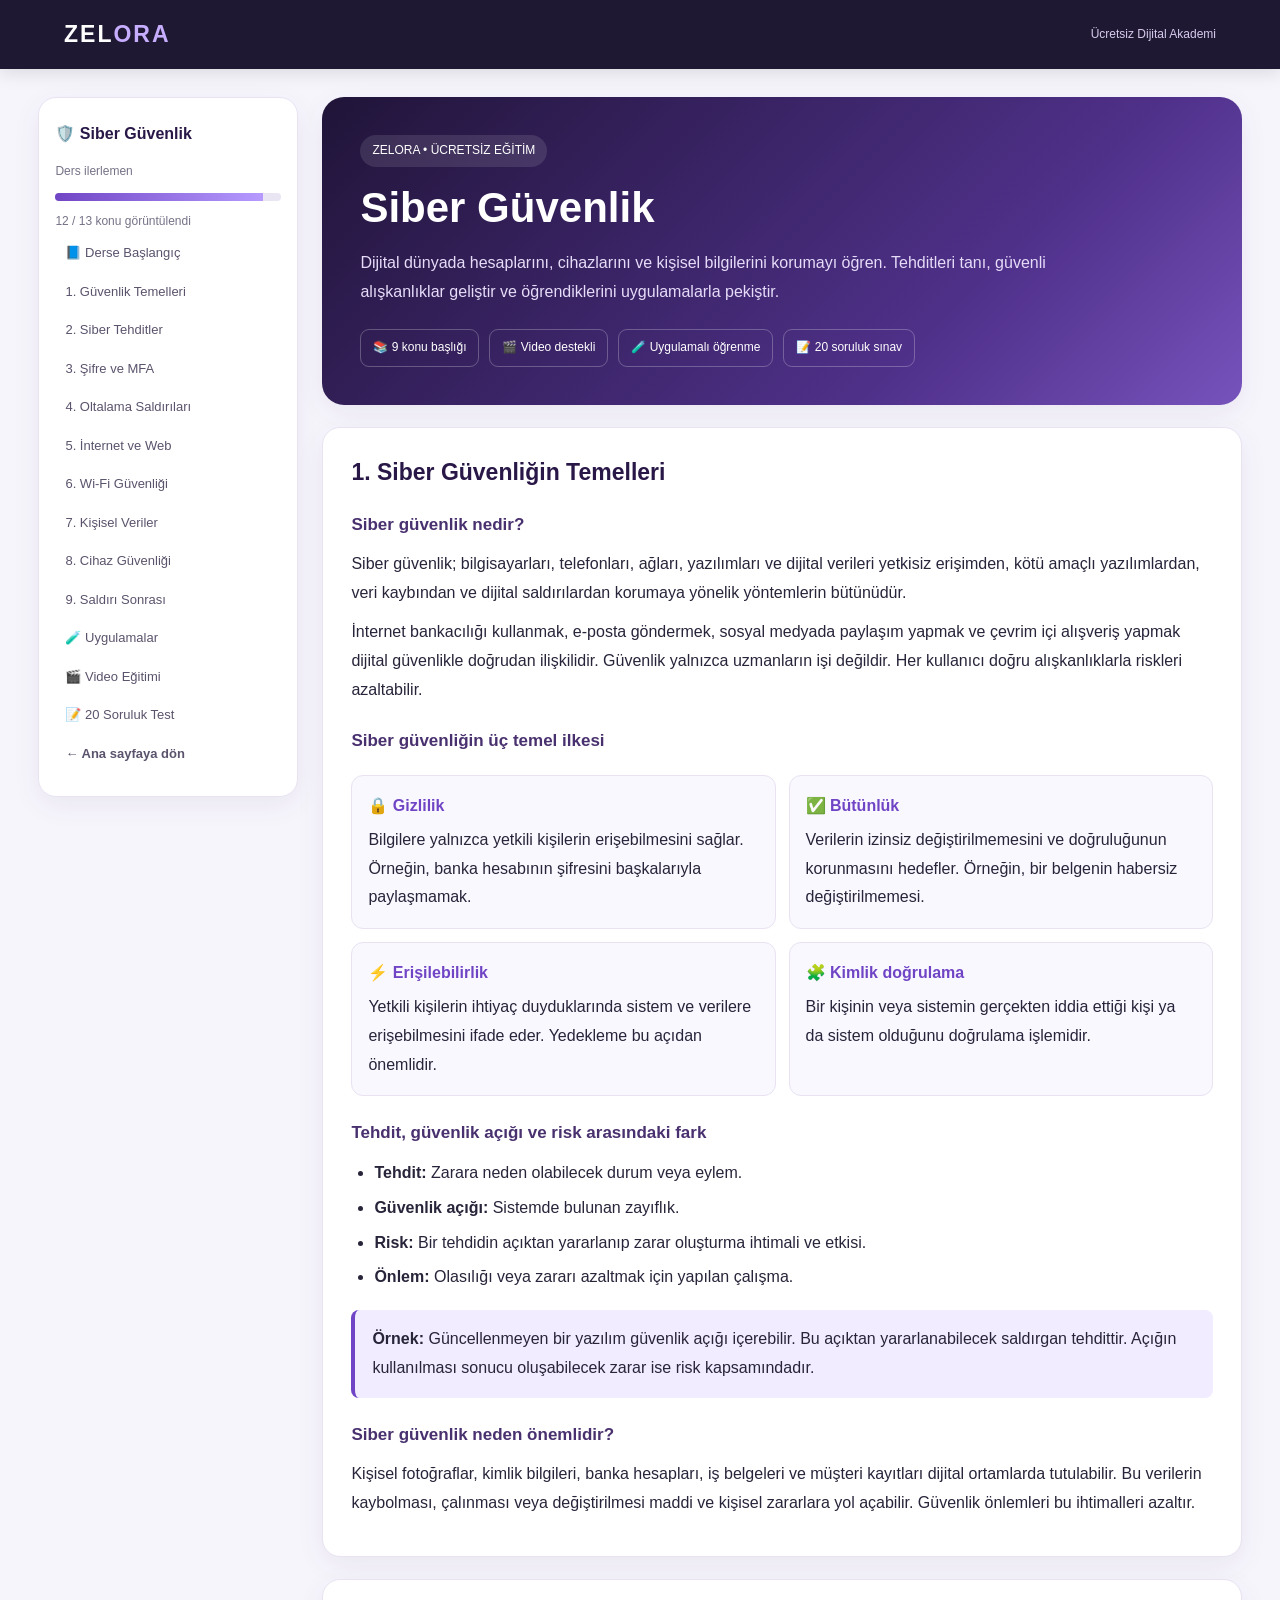
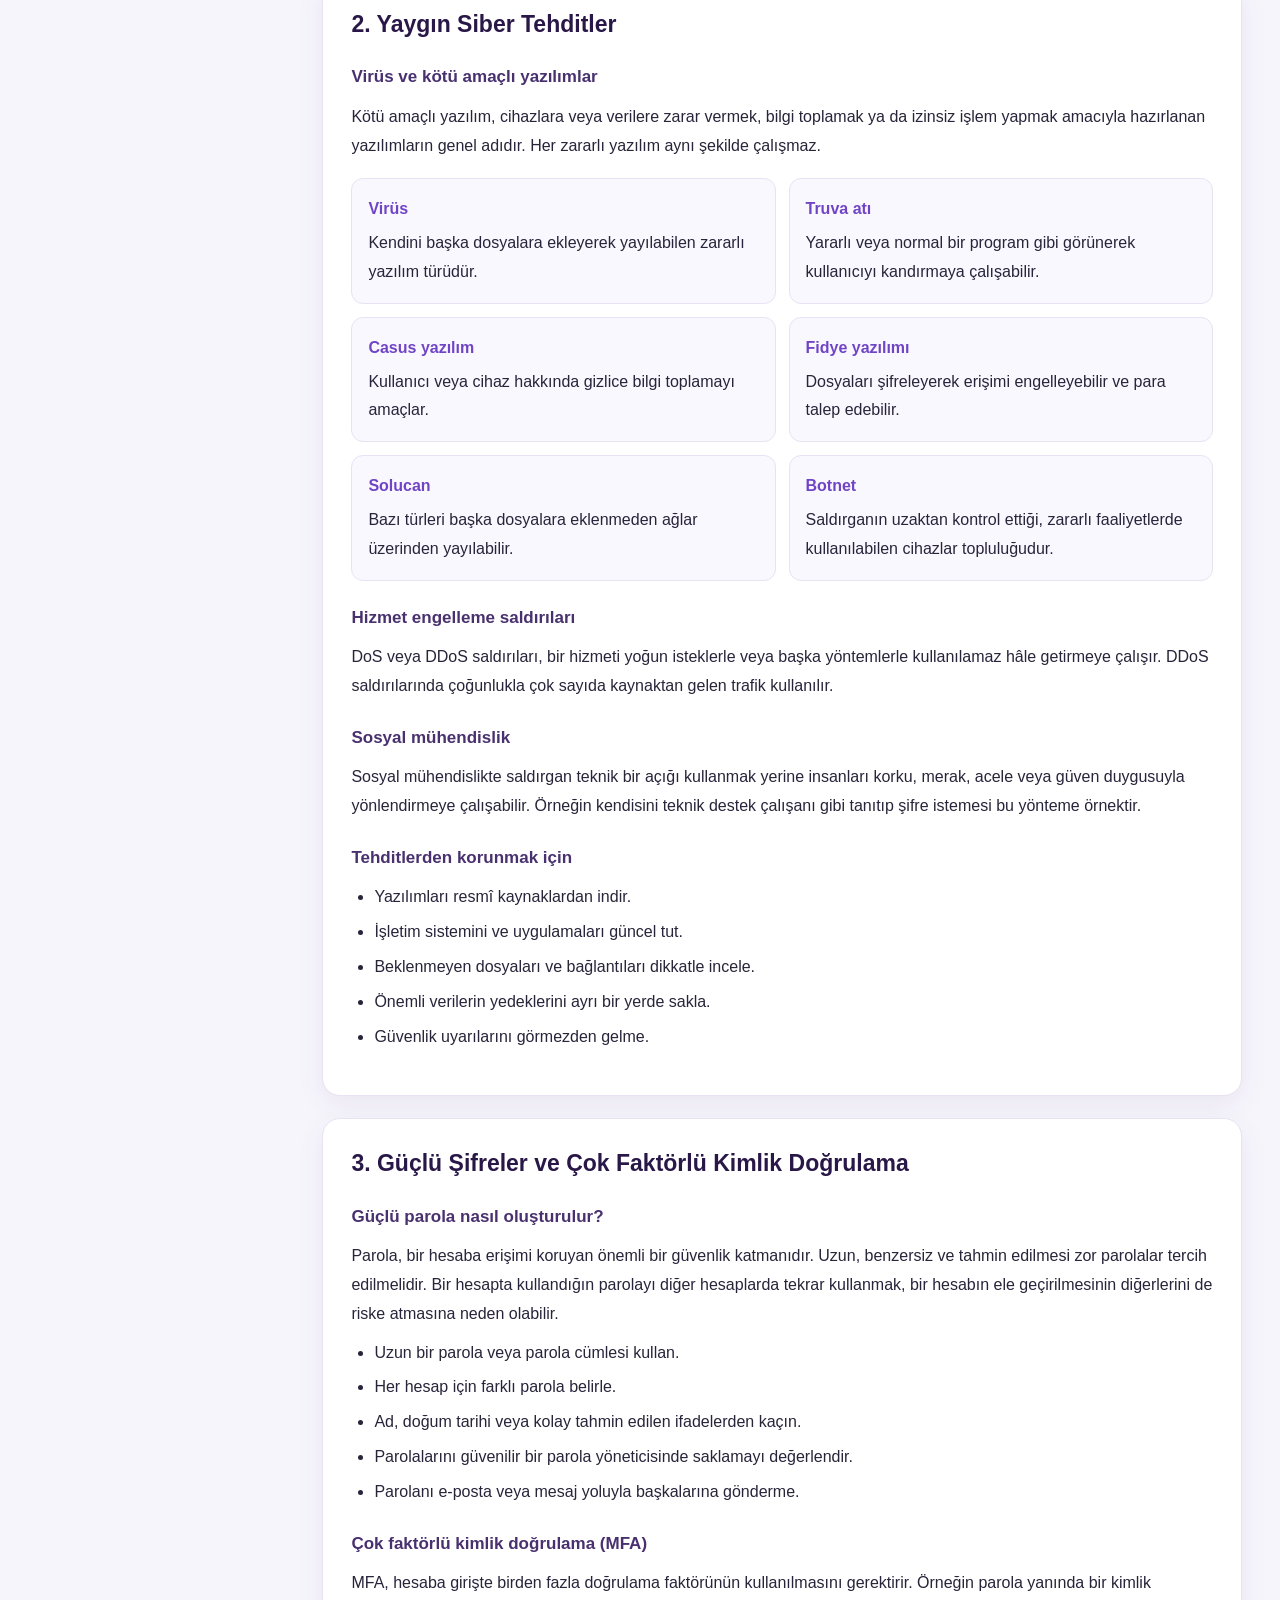
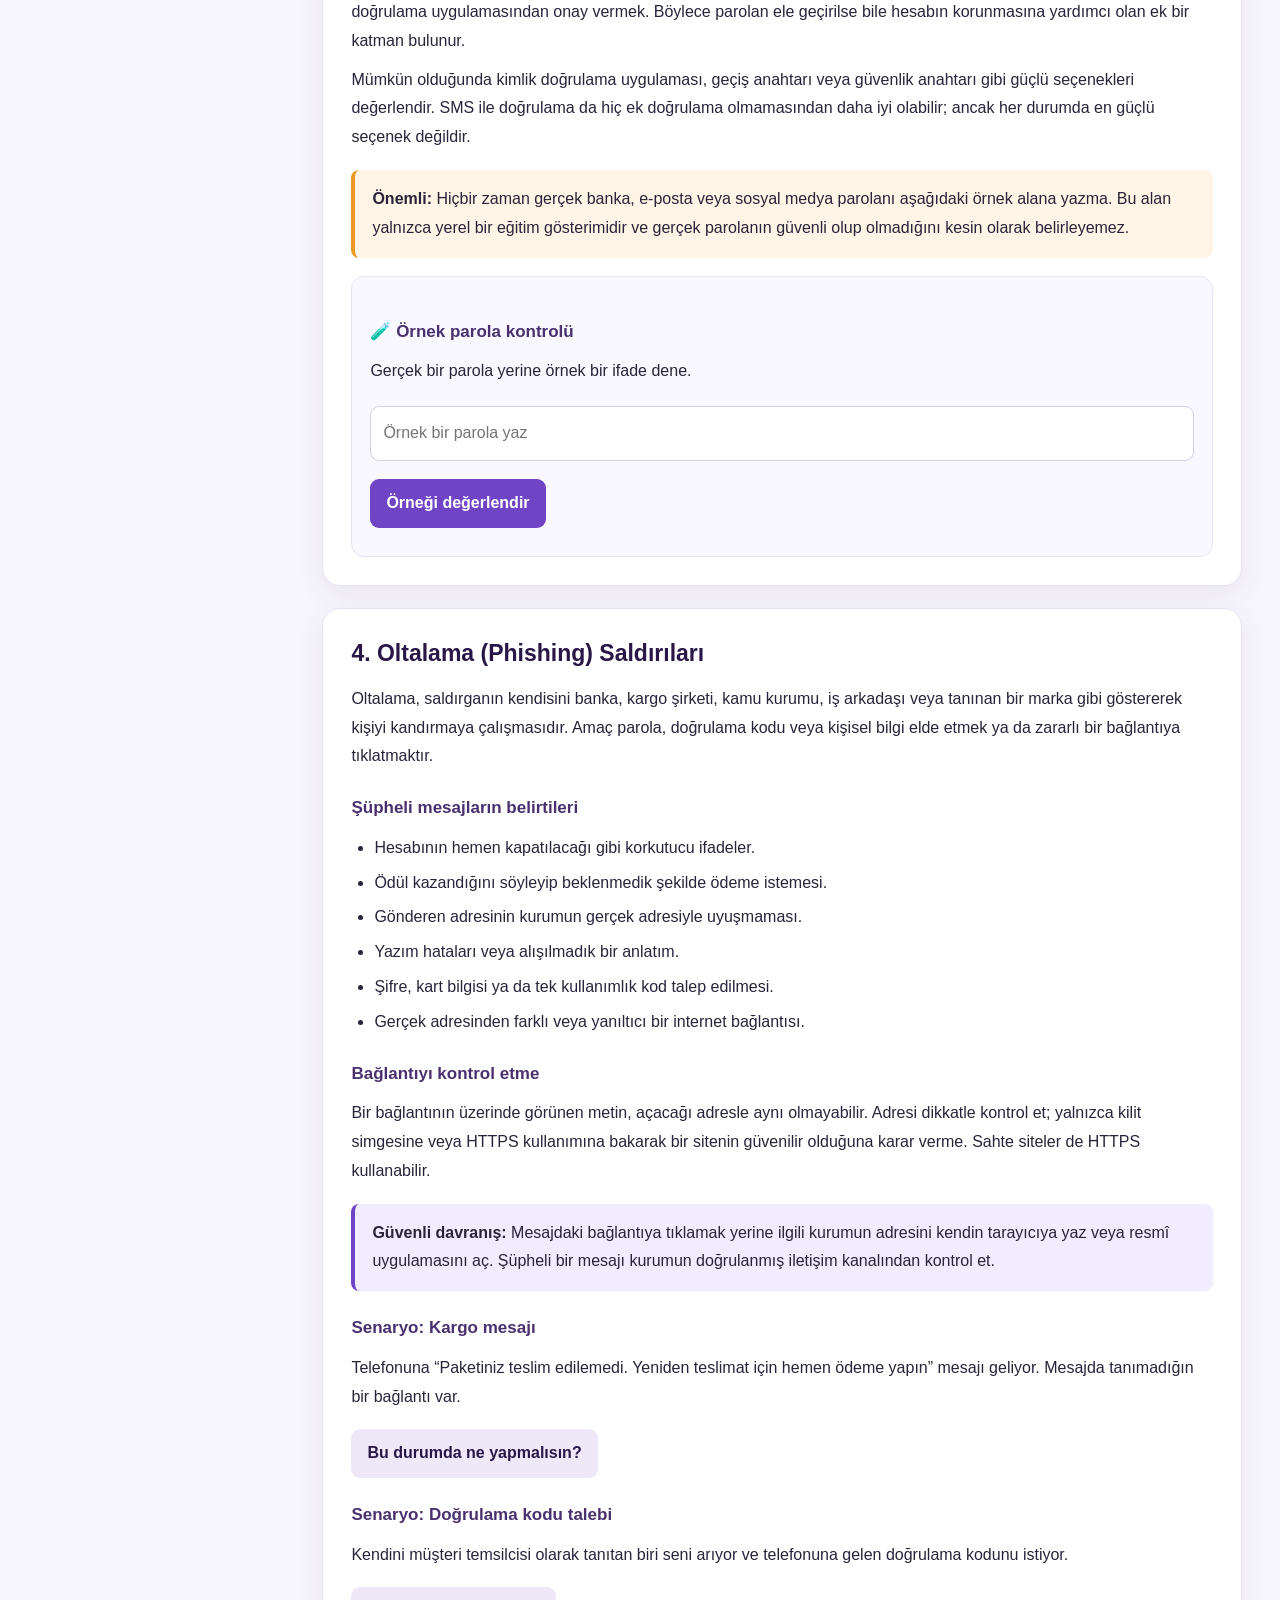
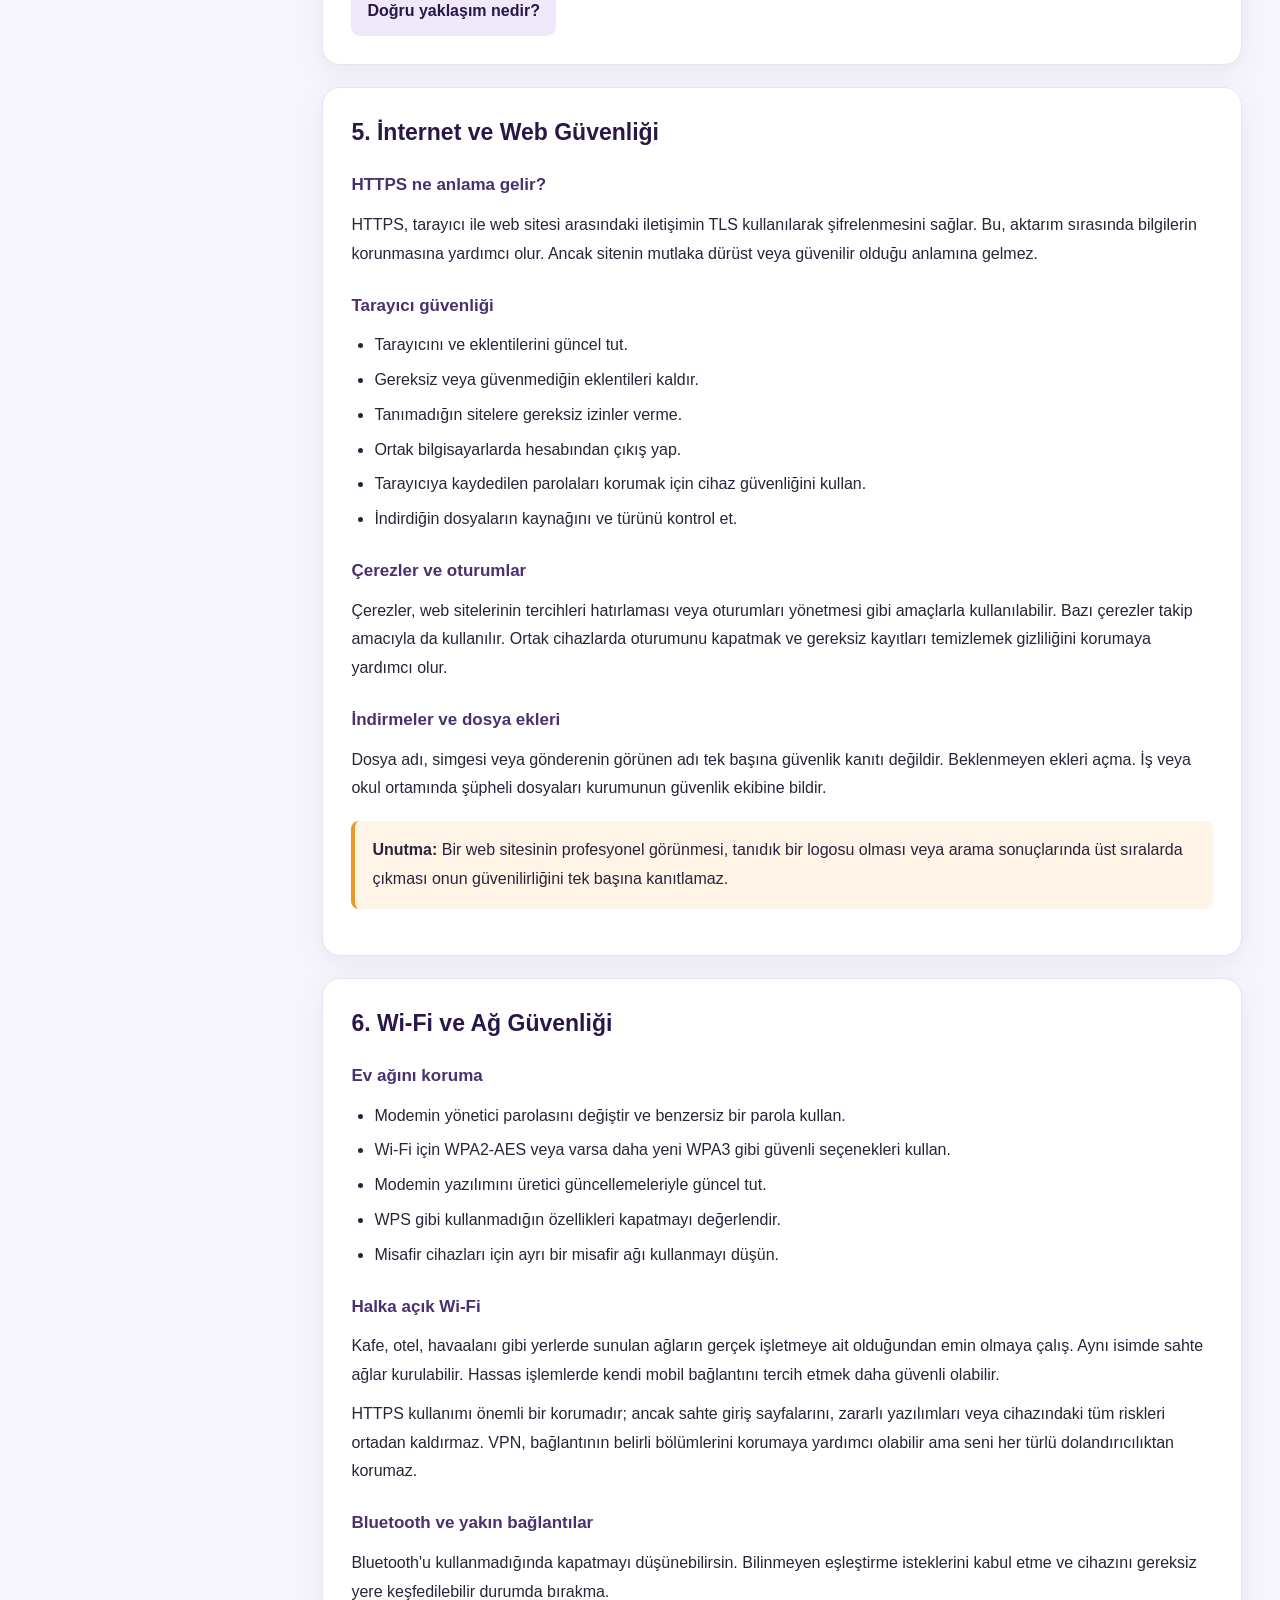
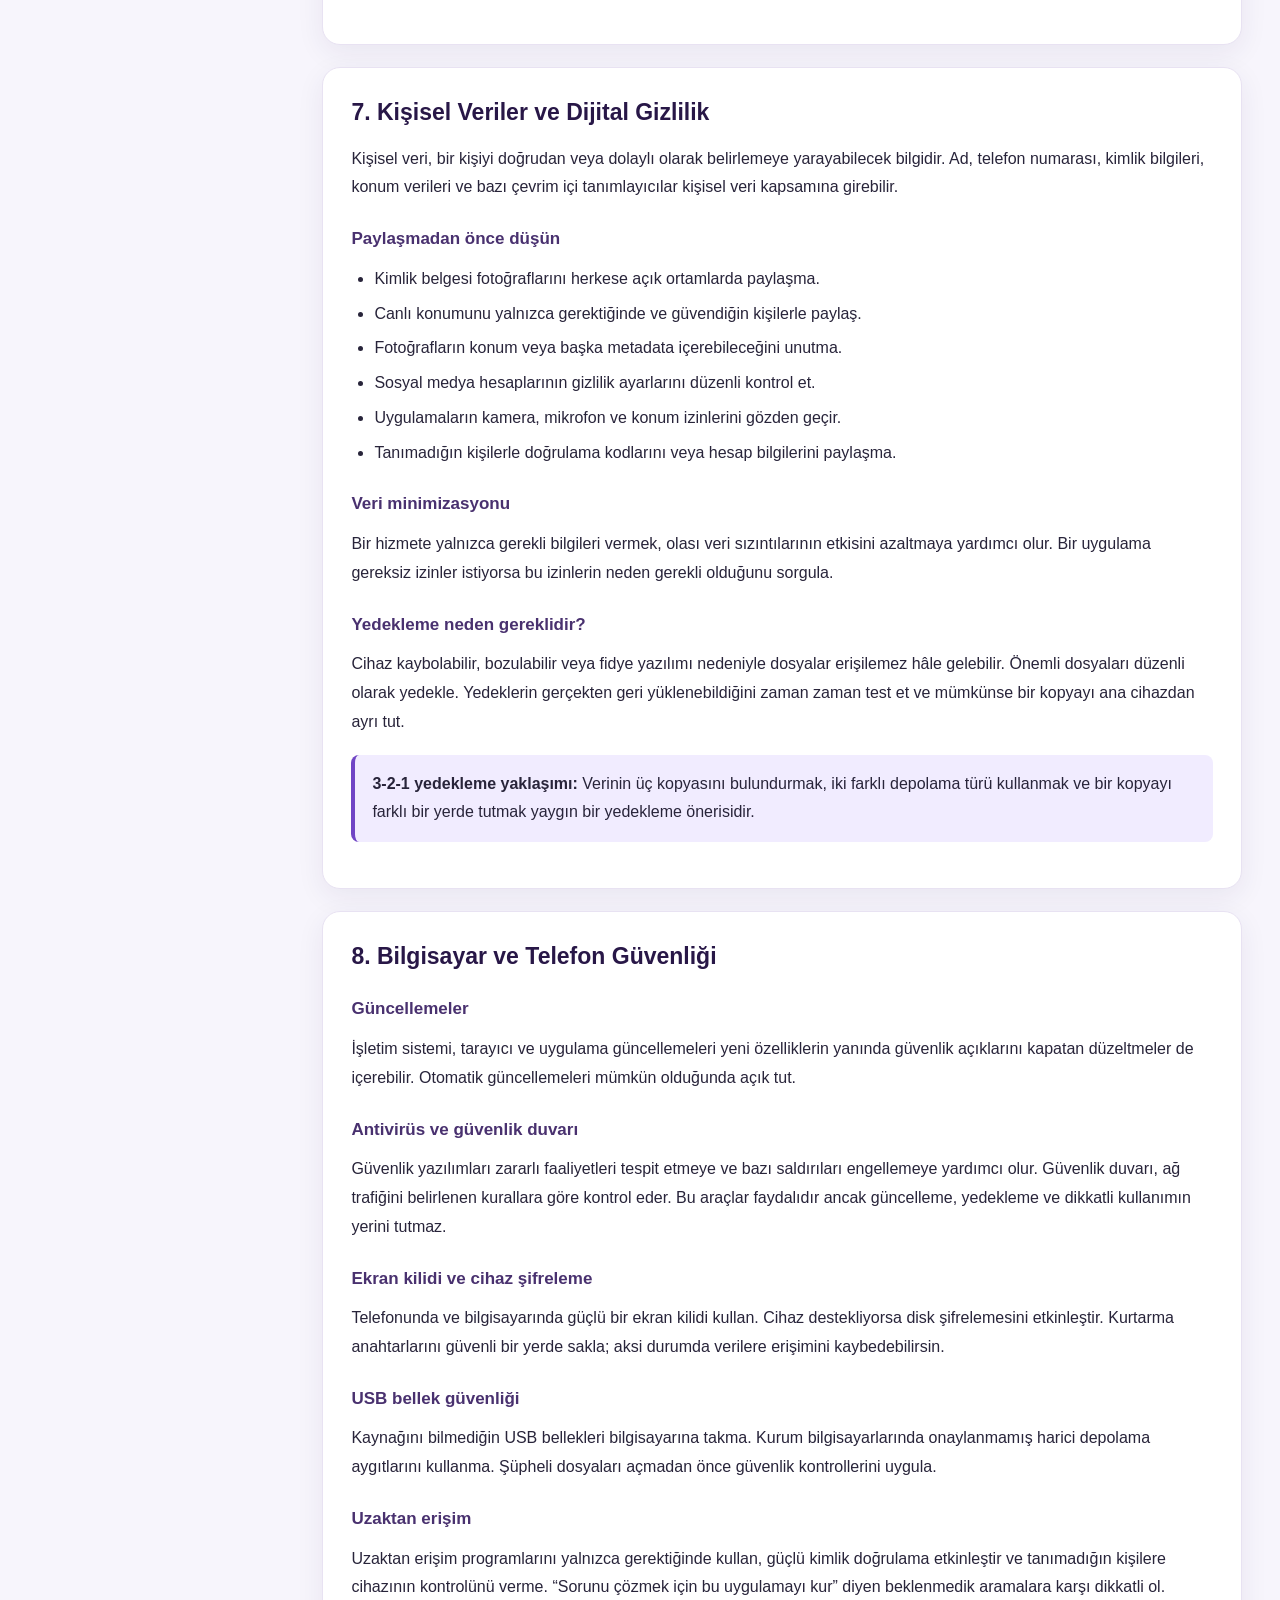
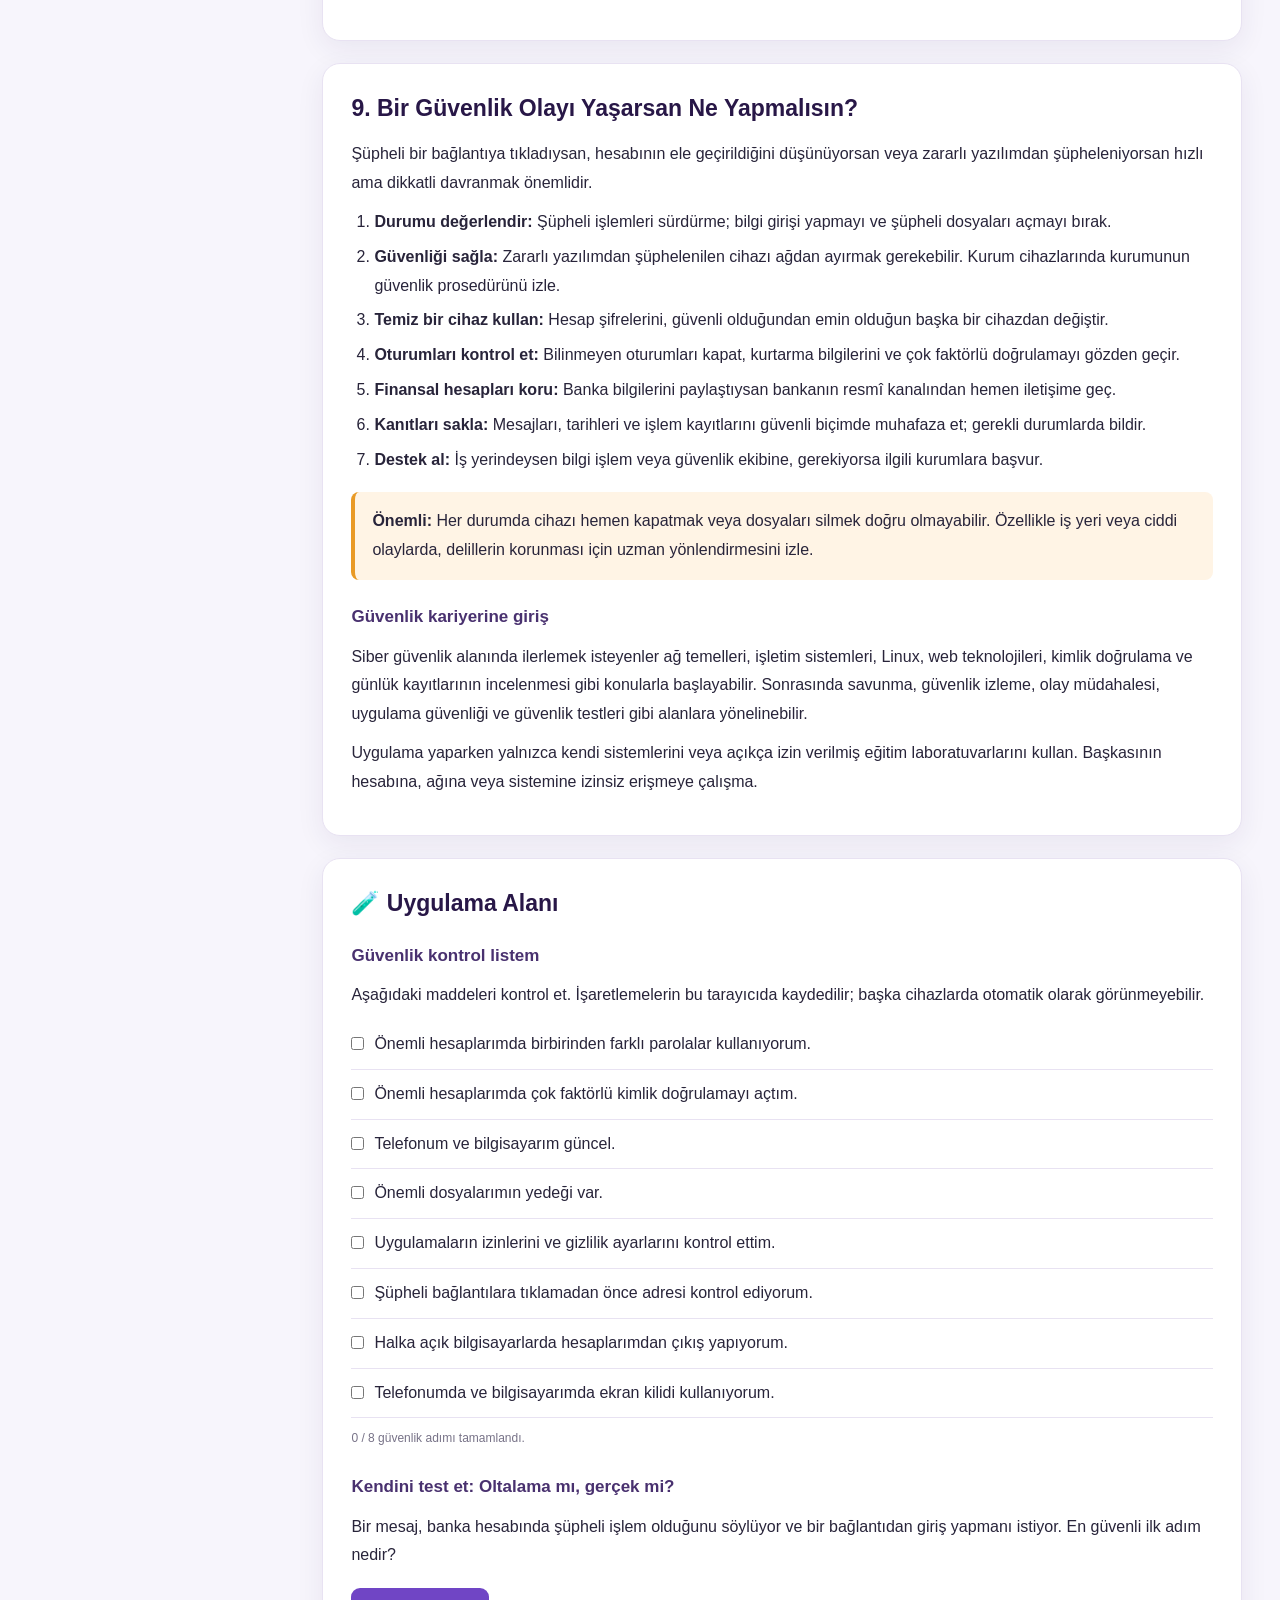
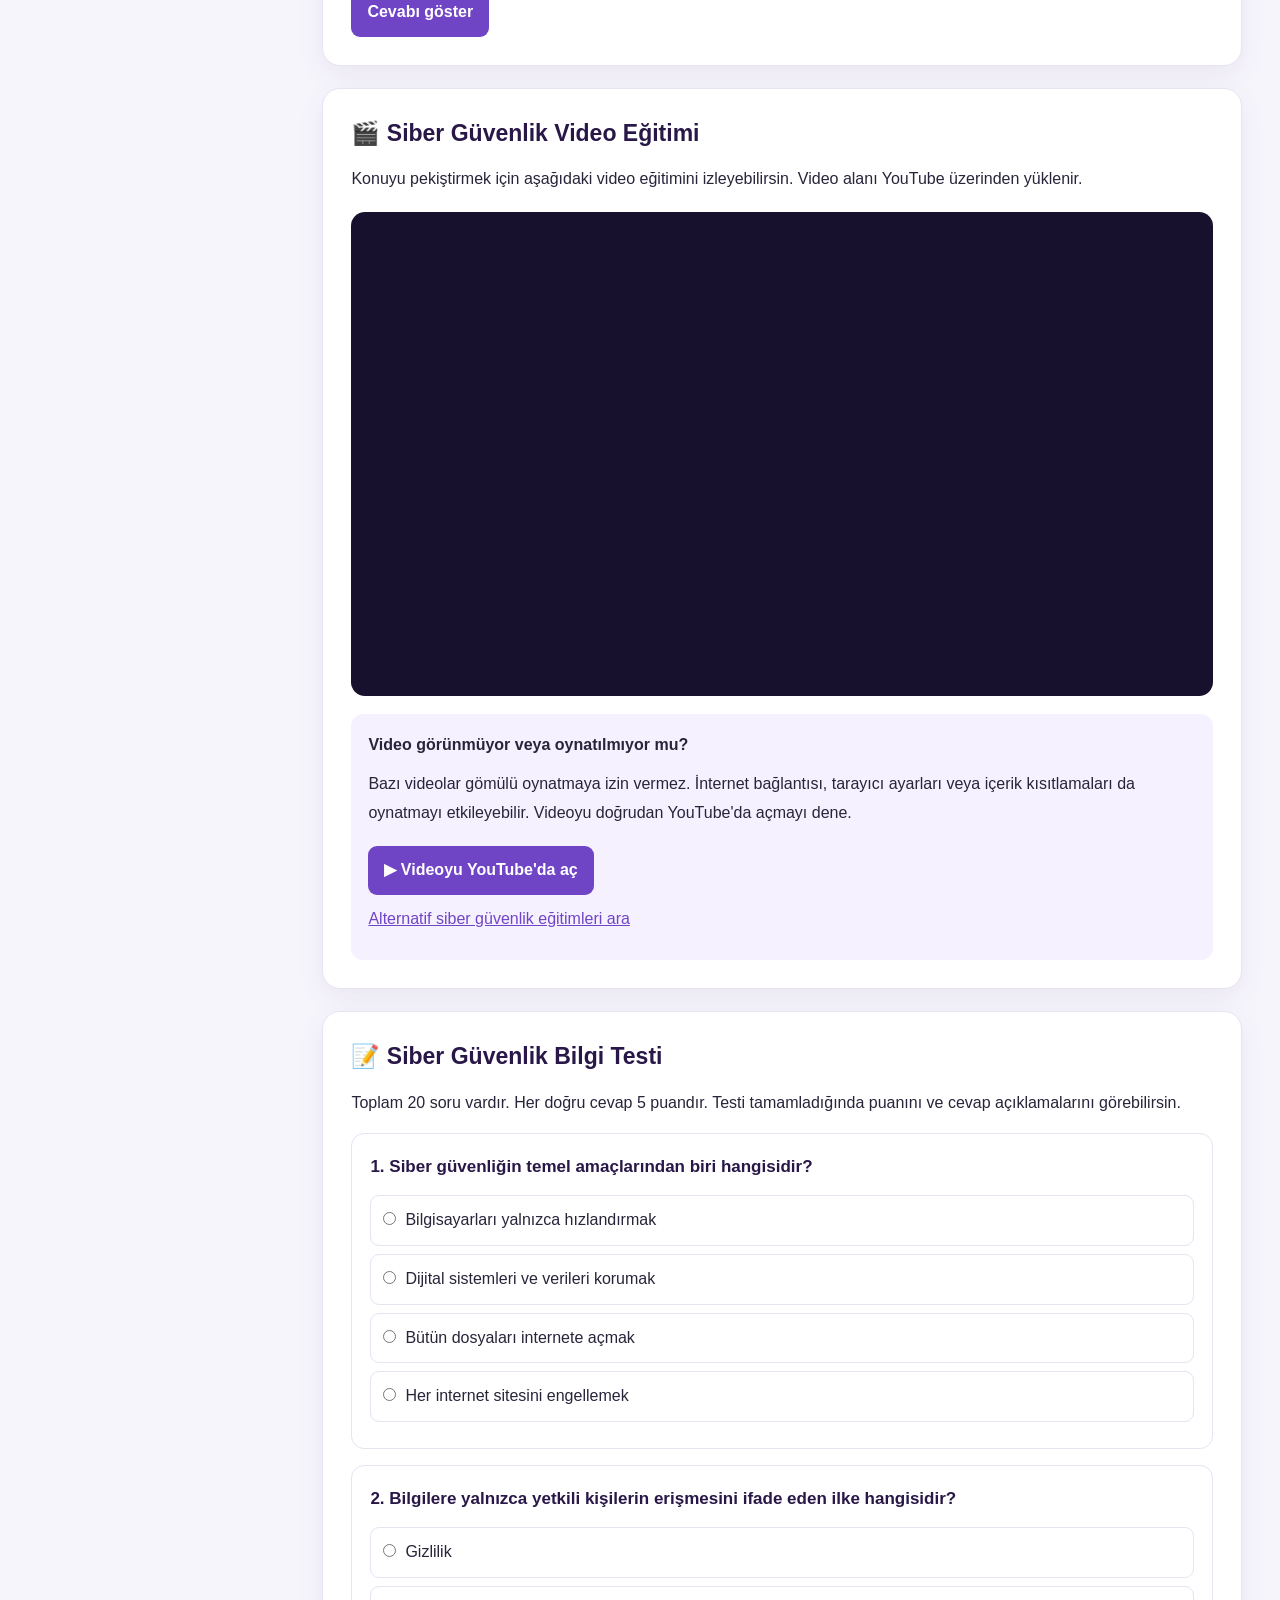
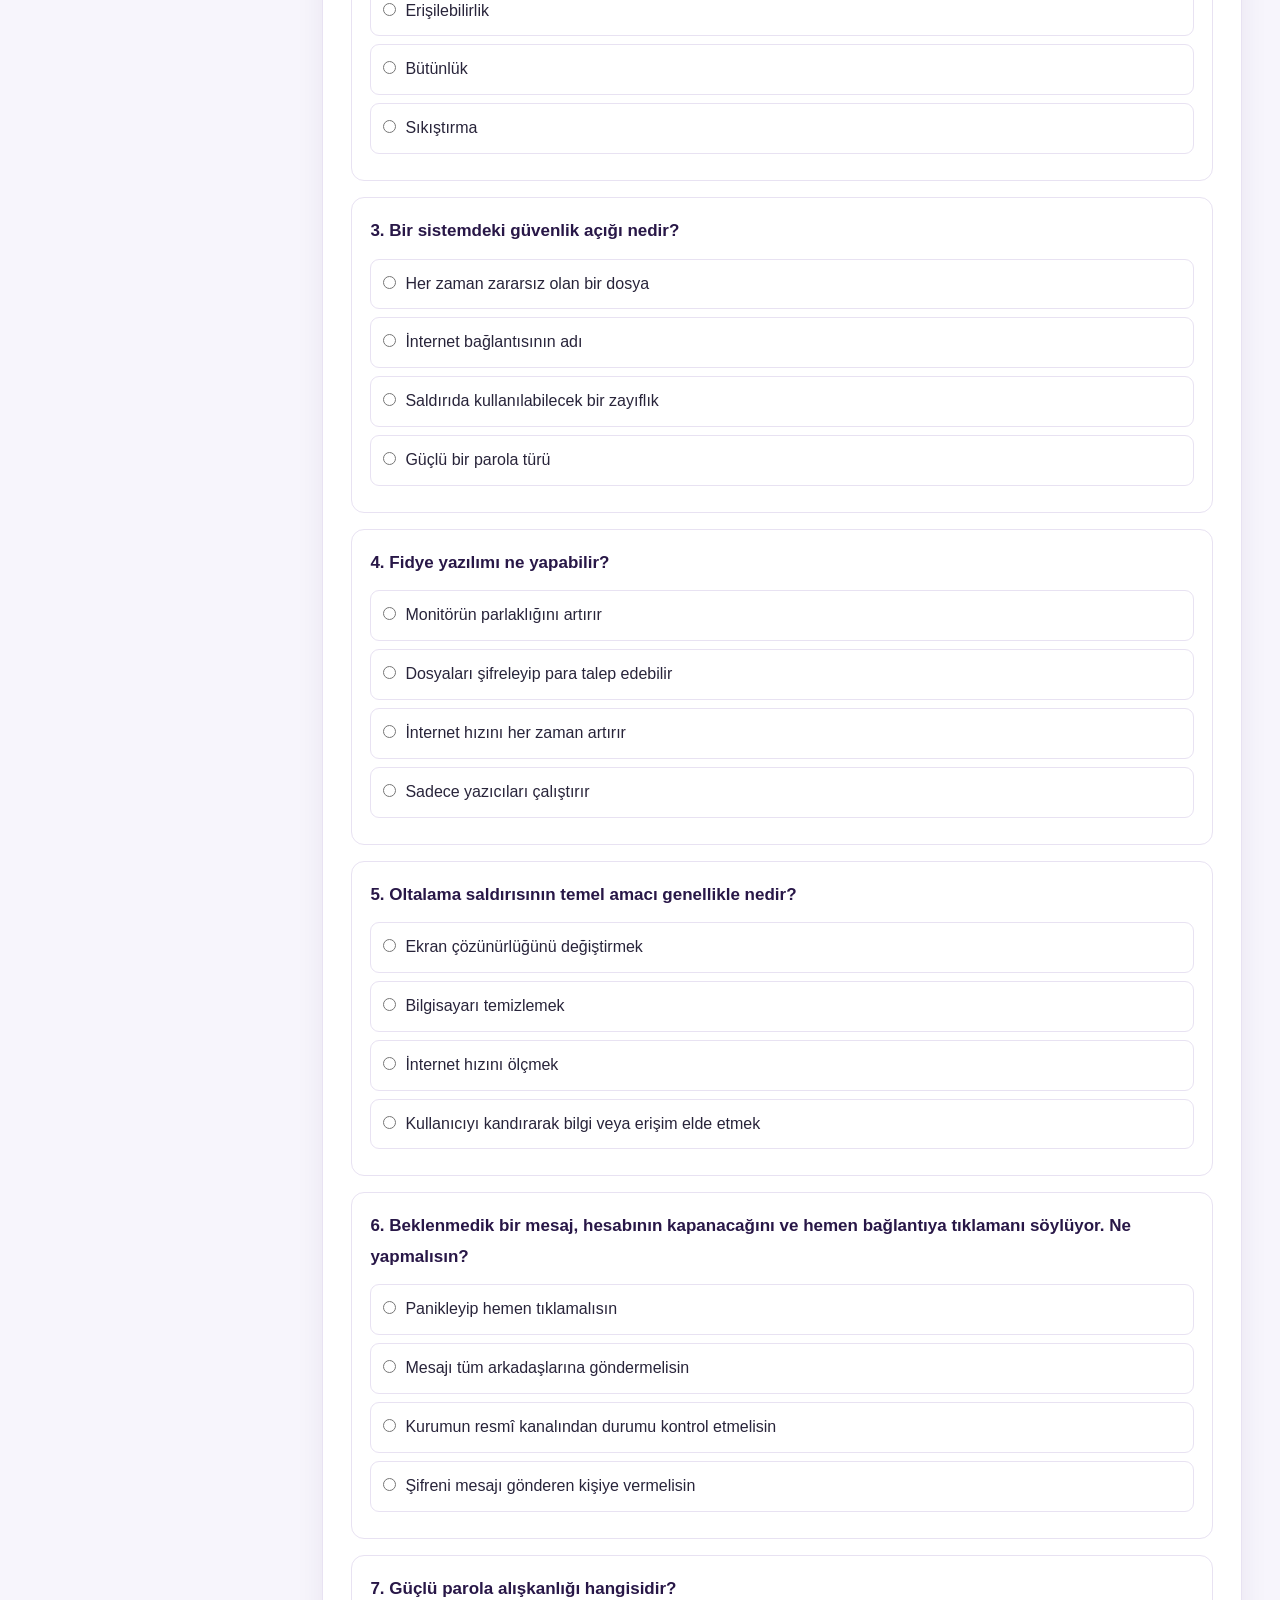
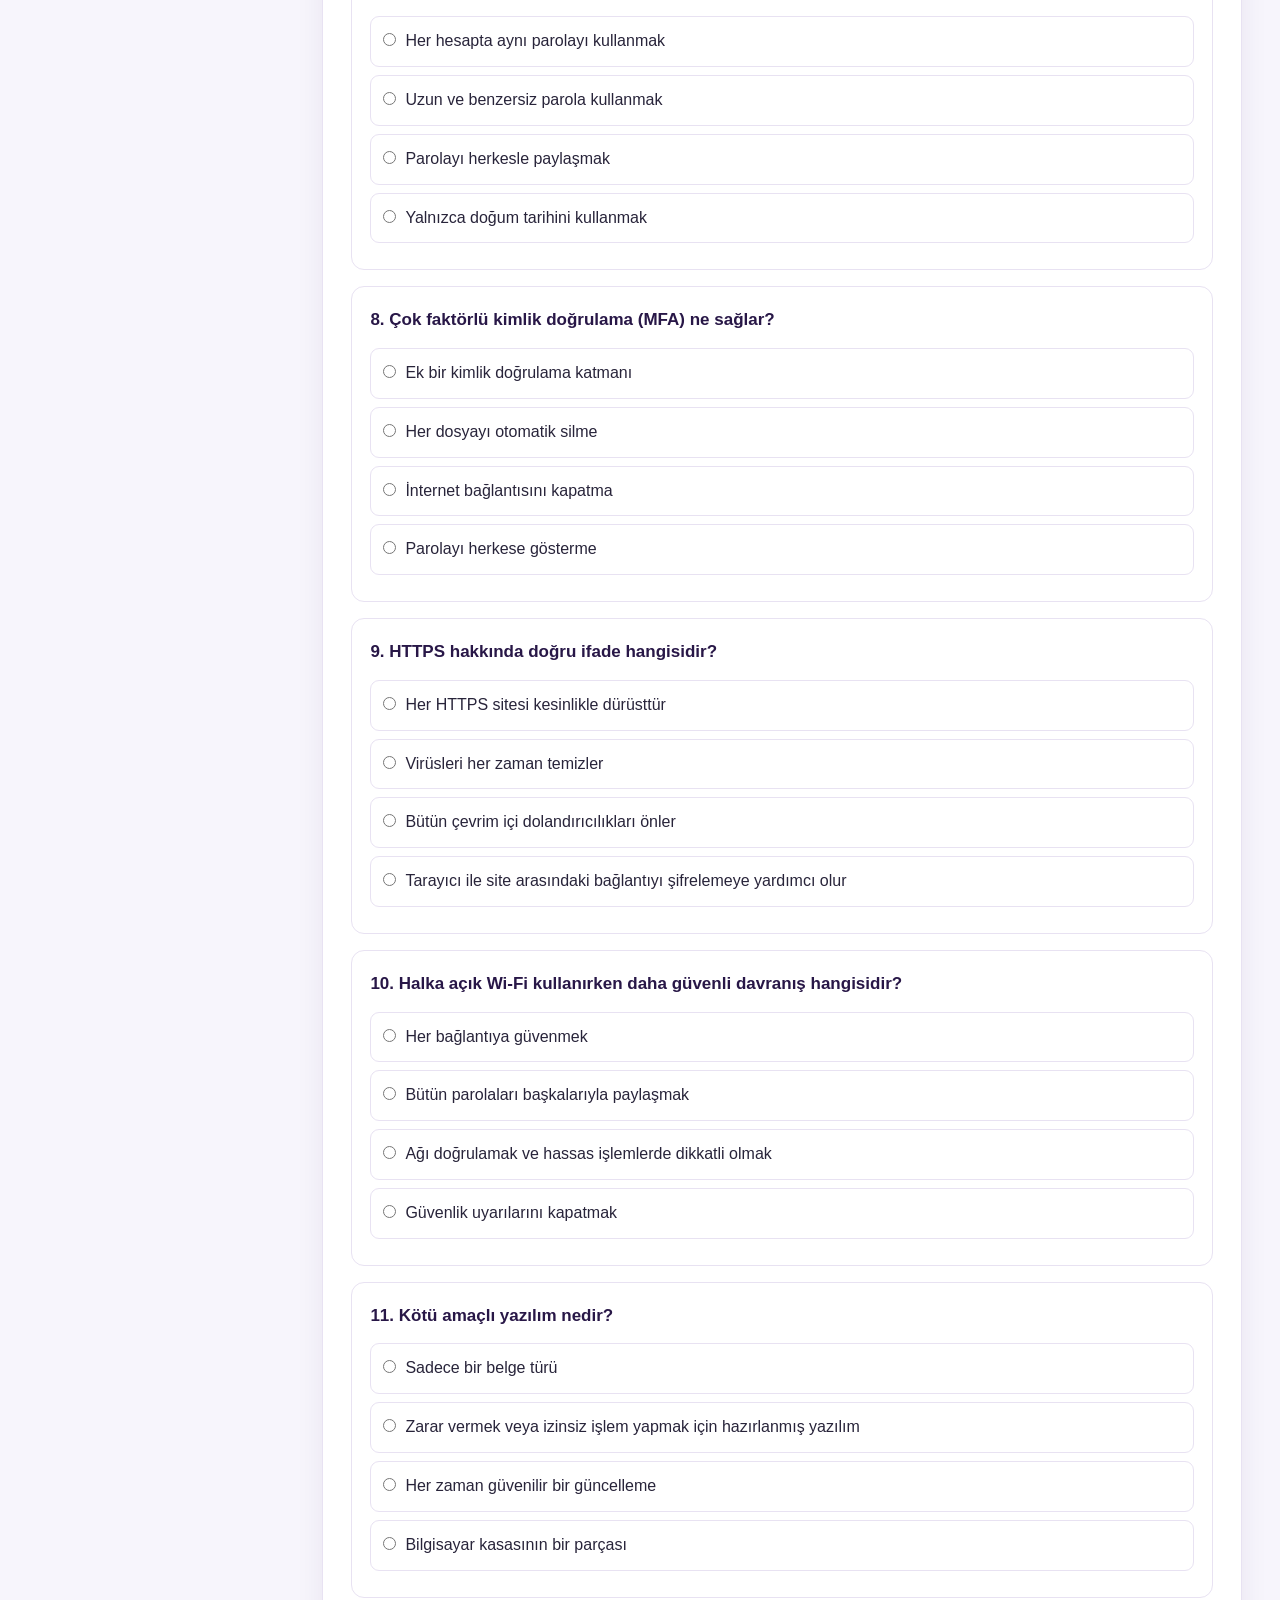
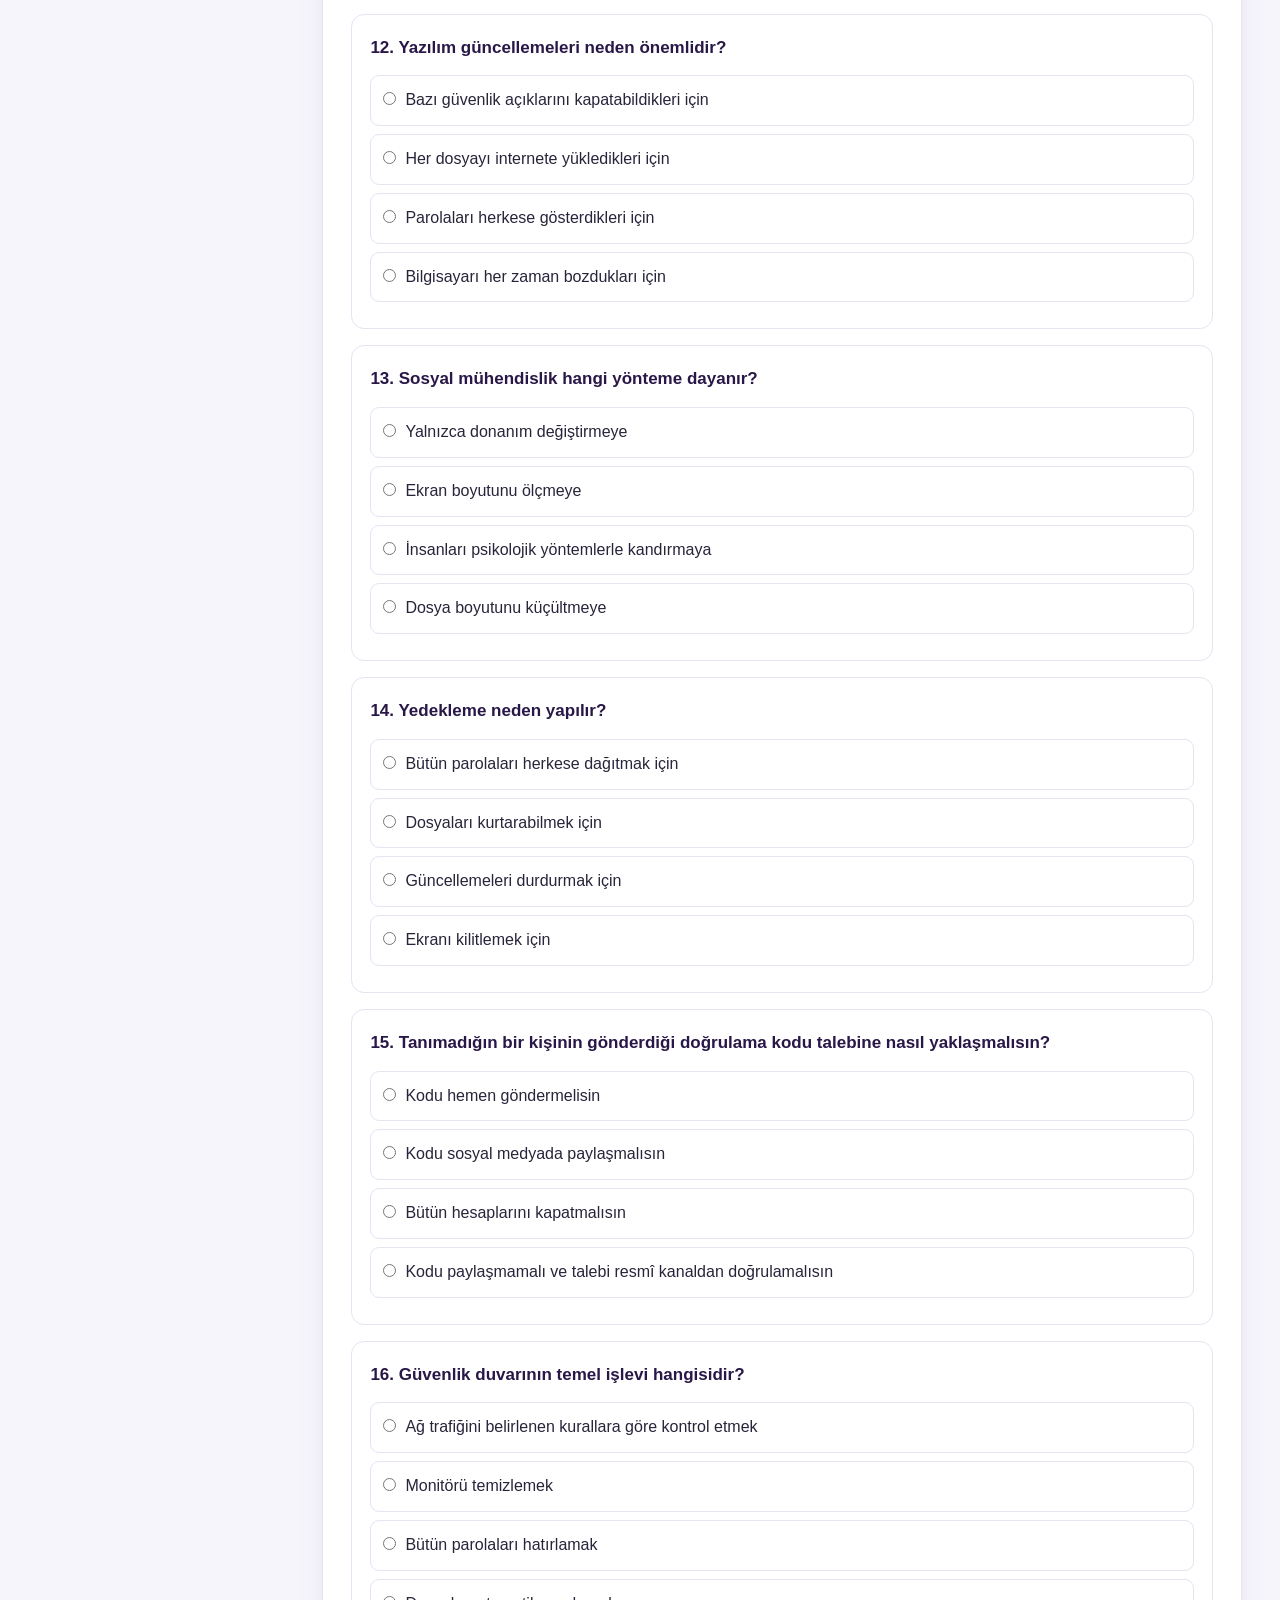
<file: siber-guvenlik.html>
<!DOCTYPE html>
<html lang="tr">
<head>
<meta charset="UTF-8">
<meta name="viewport" content="width=device-width, initial-scale=1.0">
<meta name="theme-color" content="#17112d">
<title>Siber Güvenlik | ZELORA Ücretsiz Dijital Akademi</title>

<style>
:root {
  --bg: #f7f5fc;
  --card: #ffffff;
  --purple: #7045c5;
  --purple-dark: #281747;
  --purple-light: #eee7ff;
  --text: #28243a;
  --muted: #777287;
  --border: #e8e2f2;
  --green: #16845b;
  --red: #c43f52;
  --shadow: 0 8px 28px rgba(44, 26, 80, .07);
}

* {
  box-sizing: border-box;
  margin: 0;
  padding: 0;
}

html {
  scroll-behavior: smooth;
  scroll-padding-top: 90px;
}

body {
  font-family: Arial, Helvetica, sans-serif;
  background: var(--bg);
  color: var(--text);
  line-height: 1.8;
}

a {
  color: var(--purple);
}

button, input {
  font: inherit;
}

button {
  cursor: pointer;
}

.topbar {
  position: sticky;
  top: 0;
  z-index: 100;
  background: rgba(23, 17, 45, .97);
  color: white;
  padding: 14px 5%;
  display: flex;
  justify-content: space-between;
  align-items: center;
  gap: 15px;
  box-shadow: 0 3px 18px #00000020;
}

.logo {
  color: white;
  text-decoration: none;
  font-size: 23px;
  font-weight: 800;
  letter-spacing: 2px;
}

.logo span {
  color: #c7adff;
}

.topbar small {
  color: #d8cbed;
  font-size: 12px;
}

.layout {
  width: min(1450px, 94%);
  margin: 28px auto;
  display: grid;
  grid-template-columns: 260px minmax(0, 1fr);
  gap: 24px;
  align-items: start;
}

.sidebar {
  background: var(--card);
  border: 1px solid var(--border);
  border-radius: 18px;
  padding: 22px 16px;
  position: sticky;
  top: 85px;
  box-shadow: var(--shadow);
}

.sidebar h3 {
  font-size: 16px;
  margin-bottom: 12px;
  color: var(--purple-dark);
}

.sidebar a {
  display: block;
  text-decoration: none;
  color: #5b536c;
  padding: 8px 10px;
  margin: 3px 0;
  border-radius: 8px;
  font-size: 13px;
  line-height: 1.5;
}

.sidebar a:hover {
  background: var(--purple-light);
  color: var(--purple);
}

.progress-track {
  width: 100%;
  height: 8px;
  border-radius: 20px;
  overflow: hidden;
  background: #eae5f3;
  margin: 10px 0;
}

.progress-fill {
  height: 100%;
  width: 0;
  background: linear-gradient(90deg, #7045c5, #b69aff);
  transition: width .3s;
}

.progress-text {
  font-size: 12px;
  color: var(--muted);
}

.back-link {
  display: inline-block;
  margin-top: 15px;
  font-weight: bold;
}

main {
  min-width: 0;
}

.hero {
  background: linear-gradient(135deg, #201438, #50318b 70%, #7653bc);
  color: white;
  border-radius: 22px;
  padding: 38px;
  margin-bottom: 22px;
  box-shadow: var(--shadow);
}

.hero .eyebrow {
  display: inline-block;
  padding: 5px 12px;
  border-radius: 20px;
  background: #ffffff1c;
  font-size: 12px;
  margin-bottom: 15px;
}

.hero h1 {
  font-size: clamp(28px, 4vw, 42px);
  line-height: 1.25;
  margin-bottom: 15px;
}

.hero p {
  color: #e6dcf9;
  max-width: 750px;
}

.hero-stats {
  display: flex;
  flex-wrap: wrap;
  gap: 10px;
  margin-top: 22px;
}

.hero-stats span {
  padding: 7px 12px;
  border: 1px solid #ffffff40;
  border-radius: 9px;
  font-size: 12px;
}

.lesson-card {
  background: var(--card);
  border: 1px solid var(--border);
  border-radius: 18px;
  padding: 28px;
  margin-bottom: 22px;
  box-shadow: var(--shadow);
}

.lesson-card h2 {
  font-size: 23px;
  color: var(--purple-dark);
  line-height: 1.4;
  margin-bottom: 16px;
}

.lesson-card h3 {
  font-size: 17px;
  color: #49316f;
  margin: 22px 0 8px;
}

.lesson-card p {
  margin: 10px 0;
}

.lesson-card ul,
.lesson-card ol {
  padding-left: 23px;
  margin: 10px 0 16px;
}

.lesson-card li {
  margin: 6px 0;
}

.callout {
  background: #f1ecff;
  border-left: 4px solid var(--purple);
  padding: 15px 17px;
  border-radius: 8px;
  margin: 18px 0;
}

.warning {
  background: #fff4e5;
  border-left: 4px solid #e99a26;
  padding: 15px 17px;
  border-radius: 8px;
  margin: 18px 0;
}

.success {
  background: #eaf8f1;
  border-left: 4px solid var(--green);
  padding: 15px 17px;
  border-radius: 8px;
  margin: 18px 0;
}

.term-grid {
  display: grid;
  grid-template-columns: repeat(2, minmax(0, 1fr));
  gap: 13px;
  margin-top: 18px;
}

.term {
  background: #faf8ff;
  border: 1px solid var(--border);
  padding: 16px;
  border-radius: 12px;
}

.term strong {
  display: block;
  color: var(--purple);
  margin-bottom: 5px;
}

.action-btn,
.primary-btn {
  display: inline-block;
  border: 0;
  border-radius: 9px;
  padding: 10px 16px;
  background: var(--purple);
  color: white;
  font-weight: bold;
  text-decoration: none;
  margin-top: 8px;
}

.action-btn:hover,
.primary-btn:hover {
  background: #5833a4;
}

.secondary-btn {
  background: #eee8f9;
  color: var(--purple-dark);
}

.reveal {
  display: none;
  background: #f5f1ff;
  border-radius: 10px;
  padding: 14px;
  margin-top: 12px;
}

.video-frame {
  width: 100%;
  aspect-ratio: 16 / 9;
  background: #17112d;
  border-radius: 14px;
  overflow: hidden;
  margin: 18px 0;
}

.video-frame iframe {
  display: block;
  width: 100%;
  height: 100%;
  border: 0;
}

.video-fallback {
  background: #f5f1ff;
  border-radius: 12px;
  padding: 17px;
}

.checklist label {
  display: flex;
  gap: 10px;
  align-items: flex-start;
  padding: 10px 0;
  border-bottom: 1px solid var(--border);
  cursor: pointer;
}

.checklist input {
  margin-top: 7px;
  accent-color: var(--purple);
  flex-shrink: 0;
}

.checklist label:has(input:checked) span {
  color: var(--green);
  text-decoration: line-through;
}

.password-demo {
  background: #faf8ff;
  border: 1px solid var(--border);
  border-radius: 13px;
  padding: 18px;
  margin-top: 16px;
}

.password-demo input {
  width: 100%;
  border: 1px solid #d7cde8;
  border-radius: 9px;
  padding: 12px;
  margin: 10px 0;
  outline-color: var(--purple);
}

#passwordResult {
  font-weight: bold;
  margin-top: 8px;
}

.quiz-question {
  border: 1px solid var(--border);
  border-radius: 13px;
  padding: 18px;
  margin: 16px 0;
}

.quiz-question h3 {
  margin: 0 0 12px;
  color: var(--purple-dark);
}

.option {
  display: flex;
  align-items: flex-start;
  gap: 9px;
  border: 1px solid #e8e2f2;
  padding: 10px 12px;
  border-radius: 9px;
  margin: 8px 0;
  cursor: pointer;
}

.option:hover {
  background: #f7f3ff;
}

.option input {
  margin-top: 6px;
  accent-color: var(--purple);
  flex-shrink: 0;
}

.option.correct {
  background: #eaf8f1;
  border-color: #70c8a1;
}

.option.incorrect {
  background: #fff0f1;
  border-color: #e4a0a8;
}

.explanation {
  display: none;
  font-size: 13px;
  margin-top: 10px;
  padding: 10px;
  background: #f7f5fc;
  border-radius: 8px;
}

#quizResult {
  display: none;
  padding: 20px;
  margin-top: 18px;
  border-radius: 12px;
  background: #f1ecff;
}

.footer {
  text-align: center;
  padding: 28px 15px;
  color: var(--muted);
  font-size: 13px;
}

@media (max-width: 900px) {
  .layout {
    grid-template-columns: 1fr;
  }

  .sidebar {
    position: static;
  }

  .sidebar nav {
    display: grid;
    grid-template-columns: repeat(2, minmax(0, 1fr));
    gap: 3px;
  }

  .hero {
    padding: 27px;
  }
}

@media (max-width: 520px) {
  .topbar {
    padding: 12px 4%;
  }

  .topbar small {
    display: none;
  }

  .layout {
    width: 94%;
    margin: 15px auto;
  }

  .lesson-card {
    padding: 19px;
  }

  .lesson-card h2 {
    font-size: 20px;
  }

  .term-grid {
    grid-template-columns: 1fr;
  }

  .sidebar nav {
    grid-template-columns: 1fr;
  }

  .hero {
    padding: 23px;
  }
}
</style>
</head>

<body>

<header class="topbar">
  <a href="index.html" class="logo">ZEL<span>ORA</span></a>
  <small>Ücretsiz Dijital Akademi</small>
</header>

<div class="layout">

  <aside class="sidebar">
    <h3>🛡️ Siber Güvenlik</h3>
    <p class="progress-text">Ders ilerlemen</p>
    <div class="progress-track">
      <div class="progress-fill" id="progressFill"></div>
    </div>
    <p class="progress-text" id="progressText">0 / 10 konu görüntülendi</p>

    <nav>
      <a href="#baslangic">📘 Derse Başlangıç</a>
      <a href="#temeller">1. Güvenlik Temelleri</a>
      <a href="#tehditler">2. Siber Tehditler</a>
      <a href="#parola">3. Şifre ve MFA</a>
      <a href="#oltalama">4. Oltalama Saldırıları</a>
      <a href="#web">5. İnternet ve Web</a>
      <a href="#wifi">6. Wi-Fi Güvenliği</a>
      <a href="#gizlilik">7. Kişisel Veriler</a>
      <a href="#cihaz">8. Cihaz Güvenliği</a>
      <a href="#olay">9. Saldırı Sonrası</a>
      <a href="#uygulama">🧪 Uygulamalar</a>
      <a href="#video">🎬 Video Eğitimi</a>
      <a href="#test">📝 20 Soruluk Test</a>
    </nav>

    <a class="back-link" href="index.html">← Ana sayfaya dön</a>
  </aside>

  <main>

    <section class="hero" id="baslangic" data-section>
      <span class="eyebrow">ZELORA • ÜCRETSİZ EĞİTİM</span>
      <h1>Siber Güvenlik</h1>
      <p>
        Dijital dünyada hesaplarını, cihazlarını ve kişisel bilgilerini
        korumayı öğren. Tehditleri tanı, güvenli alışkanlıklar geliştir
        ve öğrendiklerini uygulamalarla pekiştir.
      </p>
      <div class="hero-stats">
        <span>📚 9 konu başlığı</span>
        <span>🎬 Video destekli</span>
        <span>🧪 Uygulamalı öğrenme</span>
        <span>📝 20 soruluk sınav</span>
      </div>
    </section>

    <section class="lesson-card" id="temeller" data-section>
      <h2>1. Siber Güvenliğin Temelleri</h2>

      <h3>Siber güvenlik nedir?</h3>
      <p>
        Siber güvenlik; bilgisayarları, telefonları, ağları, yazılımları
        ve dijital verileri yetkisiz erişimden, kötü amaçlı yazılımlardan,
        veri kaybından ve dijital saldırılardan korumaya yönelik yöntemlerin
        bütünüdür.
      </p>
      <p>
        İnternet bankacılığı kullanmak, e-posta göndermek, sosyal medyada
        paylaşım yapmak ve çevrim içi alışveriş yapmak dijital güvenlikle
        doğrudan ilişkilidir. Güvenlik yalnızca uzmanların işi değildir.
        Her kullanıcı doğru alışkanlıklarla riskleri azaltabilir.
      </p>

      <h3>Siber güvenliğin üç temel ilkesi</h3>
      <div class="term-grid">
        <div class="term">
          <strong>🔒 Gizlilik</strong>
          Bilgilere yalnızca yetkili kişilerin erişebilmesini sağlar.
          Örneğin, banka hesabının şifresini başkalarıyla paylaşmamak.
        </div>
        <div class="term">
          <strong>✅ Bütünlük</strong>
          Verilerin izinsiz değiştirilmemesini ve doğruluğunun korunmasını
          hedefler. Örneğin, bir belgenin habersiz değiştirilmemesi.
        </div>
        <div class="term">
          <strong>⚡ Erişilebilirlik</strong>
          Yetkili kişilerin ihtiyaç duyduklarında sistem ve verilere
          erişebilmesini ifade eder. Yedekleme bu açıdan önemlidir.
        </div>
        <div class="term">
          <strong>🧩 Kimlik doğrulama</strong>
          Bir kişinin veya sistemin gerçekten iddia ettiği kişi ya da
          sistem olduğunu doğrulama işlemidir.
        </div>
      </div>

      <h3>Tehdit, güvenlik açığı ve risk arasındaki fark</h3>
      <ul>
        <li><strong>Tehdit:</strong> Zarara neden olabilecek durum veya eylem.</li>
        <li><strong>Güvenlik açığı:</strong> Sistemde bulunan zayıflık.</li>
        <li><strong>Risk:</strong> Bir tehdidin açıktan yararlanıp zarar oluşturma ihtimali ve etkisi.</li>
        <li><strong>Önlem:</strong> Olasılığı veya zararı azaltmak için yapılan çalışma.</li>
      </ul>

      <div class="callout">
        <strong>Örnek:</strong> Güncellenmeyen bir yazılım güvenlik açığı
        içerebilir. Bu açıktan yararlanabilecek saldırgan tehdittir.
        Açığın kullanılması sonucu oluşabilecek zarar ise risk kapsamındadır.
      </div>

      <h3>Siber güvenlik neden önemlidir?</h3>
      <p>
        Kişisel fotoğraflar, kimlik bilgileri, banka hesapları, iş belgeleri
        ve müşteri kayıtları dijital ortamlarda tutulabilir. Bu verilerin
        kaybolması, çalınması veya değiştirilmesi maddi ve kişisel zararlara
        yol açabilir. Güvenlik önlemleri bu ihtimalleri azaltır.
      </p>
    </section>

    <section class="lesson-card" id="tehditler" data-section>
      <h2>2. Yaygın Siber Tehditler</h2>

      <h3>Virüs ve kötü amaçlı yazılımlar</h3>
      <p>
        Kötü amaçlı yazılım, cihazlara veya verilere zarar vermek, bilgi
        toplamak ya da izinsiz işlem yapmak amacıyla hazırlanan yazılımların
        genel adıdır. Her zararlı yazılım aynı şekilde çalışmaz.
      </p>

      <div class="term-grid">
        <div class="term">
          <strong>Virüs</strong>
          Kendini başka dosyalara ekleyerek yayılabilen zararlı yazılım türüdür.
        </div>
        <div class="term">
          <strong>Truva atı</strong>
          Yararlı veya normal bir program gibi görünerek kullanıcıyı
          kandırmaya çalışabilir.
        </div>
        <div class="term">
          <strong>Casus yazılım</strong>
          Kullanıcı veya cihaz hakkında gizlice bilgi toplamayı amaçlar.
        </div>
        <div class="term">
          <strong>Fidye yazılımı</strong>
          Dosyaları şifreleyerek erişimi engelleyebilir ve para talep edebilir.
        </div>
        <div class="term">
          <strong>Solucan</strong>
          Bazı türleri başka dosyalara eklenmeden ağlar üzerinden yayılabilir.
        </div>
        <div class="term">
          <strong>Botnet</strong>
          Saldırganın uzaktan kontrol ettiği, zararlı faaliyetlerde
          kullanılabilen cihazlar topluluğudur.
        </div>
      </div>

      <h3>Hizmet engelleme saldırıları</h3>
      <p>
        DoS veya DDoS saldırıları, bir hizmeti yoğun isteklerle veya başka
        yöntemlerle kullanılamaz hâle getirmeye çalışır. DDoS saldırılarında
        çoğunlukla çok sayıda kaynaktan gelen trafik kullanılır.
      </p>

      <h3>Sosyal mühendislik</h3>
      <p>
        Sosyal mühendislikte saldırgan teknik bir açığı kullanmak yerine
        insanları korku, merak, acele veya güven duygusuyla yönlendirmeye
        çalışabilir. Örneğin kendisini teknik destek çalışanı gibi tanıtıp
        şifre istemesi bu yönteme örnektir.
      </p>

      <h3>Tehditlerden korunmak için</h3>
      <ul>
        <li>Yazılımları resmî kaynaklardan indir.</li>
        <li>İşletim sistemini ve uygulamaları güncel tut.</li>
        <li>Beklenmeyen dosyaları ve bağlantıları dikkatle incele.</li>
        <li>Önemli verilerin yedeklerini ayrı bir yerde sakla.</li>
        <li>Güvenlik uyarılarını görmezden gelme.</li>
      </ul>
    </section>

    <section class="lesson-card" id="parola" data-section>
      <h2>3. Güçlü Şifreler ve Çok Faktörlü Kimlik Doğrulama</h2>

      <h3>Güçlü parola nasıl oluşturulur?</h3>
      <p>
        Parola, bir hesaba erişimi koruyan önemli bir güvenlik katmanıdır.
        Uzun, benzersiz ve tahmin edilmesi zor parolalar tercih edilmelidir.
        Bir hesapta kullandığın parolayı diğer hesaplarda tekrar kullanmak,
        bir hesabın ele geçirilmesinin diğerlerini de riske atmasına neden olabilir.
      </p>

      <ul>
        <li>Uzun bir parola veya parola cümlesi kullan.</li>
        <li>Her hesap için farklı parola belirle.</li>
        <li>Ad, doğum tarihi veya kolay tahmin edilen ifadelerden kaçın.</li>
        <li>Parolalarını güvenilir bir parola yöneticisinde saklamayı değerlendir.</li>
        <li>Parolanı e-posta veya mesaj yoluyla başkalarına gönderme.</li>
      </ul>

      <h3>Çok faktörlü kimlik doğrulama (MFA)</h3>
      <p>
        MFA, hesaba girişte birden fazla doğrulama faktörünün kullanılmasını
        gerektirir. Örneğin parola yanında bir kimlik doğrulama uygulamasından
        onay vermek. Böylece parolan ele geçirilse bile hesabın korunmasına
        yardımcı olan ek bir katman bulunur.
      </p>
      <p>
        Mümkün olduğunda kimlik doğrulama uygulaması, geçiş anahtarı veya
        güvenlik anahtarı gibi güçlü seçenekleri değerlendir. SMS ile
        doğrulama da hiç ek doğrulama olmamasından daha iyi olabilir;
        ancak her durumda en güçlü seçenek değildir.
      </p>

      <div class="warning">
        <strong>Önemli:</strong> Hiçbir zaman gerçek banka, e-posta veya
        sosyal medya parolanı aşağıdaki örnek alana yazma. Bu alan yalnızca
        yerel bir eğitim gösterimidir ve gerçek parolanın güvenli olup
        olmadığını kesin olarak belirleyemez.
      </div>

      <div class="password-demo">
        <h3>🧪 Örnek parola kontrolü</h3>
        <p>Gerçek bir parola yerine örnek bir ifade dene.</p>
        <input type="text" id="demoPassword" placeholder="Örnek bir parola yaz">
        <button class="action-btn" id="checkPassword">Örneği değerlendir</button>
        <p id="passwordResult" aria-live="polite"></p>
      </div>
    </section>

    <section class="lesson-card" id="oltalama" data-section>
      <h2>4. Oltalama (Phishing) Saldırıları</h2>

      <p>
        Oltalama, saldırganın kendisini banka, kargo şirketi, kamu kurumu,
        iş arkadaşı veya tanınan bir marka gibi göstererek kişiyi kandırmaya
        çalışmasıdır. Amaç parola, doğrulama kodu veya kişisel bilgi elde
        etmek ya da zararlı bir bağlantıya tıklatmaktır.
      </p>

      <h3>Şüpheli mesajların belirtileri</h3>
      <ul>
        <li>Hesabının hemen kapatılacağı gibi korkutucu ifadeler.</li>
        <li>Ödül kazandığını söyleyip beklenmedik şekilde ödeme istemesi.</li>
        <li>Gönderen adresinin kurumun gerçek adresiyle uyuşmaması.</li>
        <li>Yazım hataları veya alışılmadık bir anlatım.</li>
        <li>Şifre, kart bilgisi ya da tek kullanımlık kod talep edilmesi.</li>
        <li>Gerçek adresinden farklı veya yanıltıcı bir internet bağlantısı.</li>
      </ul>

      <h3>Bağlantıyı kontrol etme</h3>
      <p>
        Bir bağlantının üzerinde görünen metin, açacağı adresle aynı
        olmayabilir. Adresi dikkatle kontrol et; yalnızca kilit simgesine
        veya HTTPS kullanımına bakarak bir sitenin güvenilir olduğuna karar
        verme. Sahte siteler de HTTPS kullanabilir.
      </p>

      <div class="callout">
        <strong>Güvenli davranış:</strong> Mesajdaki bağlantıya tıklamak yerine
        ilgili kurumun adresini kendin tarayıcıya yaz veya resmî uygulamasını
        aç. Şüpheli bir mesajı kurumun doğrulanmış iletişim kanalından kontrol et.
      </div>

      <h3>Senaryo: Kargo mesajı</h3>
      <p>
        Telefonuna “Paketiniz teslim edilemedi. Yeniden teslimat için hemen
        ödeme yapın” mesajı geliyor. Mesajda tanımadığın bir bağlantı var.
      </p>
      <button class="action-btn secondary-btn" data-reveal="scenario1">
        Bu durumda ne yapmalısın?
      </button>
      <div class="reveal" id="scenario1">
        Bağlantıyı açma ve ödeme bilgilerini girme. Kargo şirketinin resmî
        uygulamasından veya kendi yazdığın resmî internet adresinden gönderi
        durumunu kontrol et. Mesajı şüpheli olarak bildir.
      </div>

      <h3>Senaryo: Doğrulama kodu talebi</h3>
      <p>
        Kendini müşteri temsilcisi olarak tanıtan biri seni arıyor ve
        telefonuna gelen doğrulama kodunu istiyor.
      </p>
      <button class="action-btn secondary-btn" data-reveal="scenario2">
        Doğru yaklaşım nedir?
      </button>
      <div class="reveal" id="scenario2">
        Tek kullanımlık doğrulama kodunu paylaşma. Görüşmeyi sonlandır ve
        kuruma ait resmî numarayı kendin bularak iletişime geç.
      </div>
    </section>

    <section class="lesson-card" id="web" data-section>
      <h2>5. İnternet ve Web Güvenliği</h2>

      <h3>HTTPS ne anlama gelir?</h3>
      <p>
        HTTPS, tarayıcı ile web sitesi arasındaki iletişimin TLS kullanılarak
        şifrelenmesini sağlar. Bu, aktarım sırasında bilgilerin korunmasına
        yardımcı olur. Ancak sitenin mutlaka dürüst veya güvenilir olduğu
        anlamına gelmez.
      </p>

      <h3>Tarayıcı güvenliği</h3>
      <ul>
        <li>Tarayıcını ve eklentilerini güncel tut.</li>
        <li>Gereksiz veya güvenmediğin eklentileri kaldır.</li>
        <li>Tanımadığın sitelere gereksiz izinler verme.</li>
        <li>Ortak bilgisayarlarda hesabından çıkış yap.</li>
        <li>Tarayıcıya kaydedilen parolaları korumak için cihaz güvenliğini kullan.</li>
        <li>İndirdiğin dosyaların kaynağını ve türünü kontrol et.</li>
      </ul>

      <h3>Çerezler ve oturumlar</h3>
      <p>
        Çerezler, web sitelerinin tercihleri hatırlaması veya oturumları
        yönetmesi gibi amaçlarla kullanılabilir. Bazı çerezler takip amacıyla
        da kullanılır. Ortak cihazlarda oturumunu kapatmak ve gereksiz
        kayıtları temizlemek gizliliğini korumaya yardımcı olur.
      </p>

      <h3>İndirmeler ve dosya ekleri</h3>
      <p>
        Dosya adı, simgesi veya gönderenin görünen adı tek başına güvenlik
        kanıtı değildir. Beklenmeyen ekleri açma. İş veya okul ortamında
        şüpheli dosyaları kurumunun güvenlik ekibine bildir.
      </p>

      <div class="warning">
        <strong>Unutma:</strong> Bir web sitesinin profesyonel görünmesi,
        tanıdık bir logosu olması veya arama sonuçlarında üst sıralarda
        çıkması onun güvenilirliğini tek başına kanıtlamaz.
      </div>
    </section>

    <section class="lesson-card" id="wifi" data-section>
      <h2>6. Wi-Fi ve Ağ Güvenliği</h2>

      <h3>Ev ağını koruma</h3>
      <ul>
        <li>Modemin yönetici parolasını değiştir ve benzersiz bir parola kullan.</li>
        <li>Wi-Fi için WPA2-AES veya varsa daha yeni WPA3 gibi güvenli seçenekleri kullan.</li>
        <li>Modemin yazılımını üretici güncellemeleriyle güncel tut.</li>
        <li>WPS gibi kullanmadığın özellikleri kapatmayı değerlendir.</li>
        <li>Misafir cihazları için ayrı bir misafir ağı kullanmayı düşün.</li>
      </ul>

      <h3>Halka açık Wi-Fi</h3>
      <p>
        Kafe, otel, havaalanı gibi yerlerde sunulan ağların gerçek işletmeye
        ait olduğundan emin olmaya çalış. Aynı isimde sahte ağlar kurulabilir.
        Hassas işlemlerde kendi mobil bağlantını tercih etmek daha güvenli
        olabilir.
      </p>
      <p>
        HTTPS kullanımı önemli bir korumadır; ancak sahte giriş sayfalarını,
        zararlı yazılımları veya cihazındaki tüm riskleri ortadan kaldırmaz.
        VPN, bağlantının belirli bölümlerini korumaya yardımcı olabilir ama
        seni her türlü dolandırıcılıktan korumaz.
      </p>

      <h3>Bluetooth ve yakın bağlantılar</h3>
      <p>
        Bluetooth'u kullanmadığında kapatmayı düşünebilirsin. Bilinmeyen
        eşleştirme isteklerini kabul etme ve cihazını gereksiz yere
        keşfedilebilir durumda bırakma.
      </p>
    </section>

    <section class="lesson-card" id="gizlilik" data-section>
      <h2>7. Kişisel Veriler ve Dijital Gizlilik</h2>

      <p>
        Kişisel veri, bir kişiyi doğrudan veya dolaylı olarak belirlemeye
        yarayabilecek bilgidir. Ad, telefon numarası, kimlik bilgileri,
        konum verileri ve bazı çevrim içi tanımlayıcılar kişisel veri
        kapsamına girebilir.
      </p>

      <h3>Paylaşmadan önce düşün</h3>
      <ul>
        <li>Kimlik belgesi fotoğraflarını herkese açık ortamlarda paylaşma.</li>
        <li>Canlı konumunu yalnızca gerektiğinde ve güvendiğin kişilerle paylaş.</li>
        <li>Fotoğrafların konum veya başka metadata içerebileceğini unutma.</li>
        <li>Sosyal medya hesaplarının gizlilik ayarlarını düzenli kontrol et.</li>
        <li>Uygulamaların kamera, mikrofon ve konum izinlerini gözden geçir.</li>
        <li>Tanımadığın kişilerle doğrulama kodlarını veya hesap bilgilerini paylaşma.</li>
      </ul>

      <h3>Veri minimizasyonu</h3>
      <p>
        Bir hizmete yalnızca gerekli bilgileri vermek, olası veri sızıntılarının
        etkisini azaltmaya yardımcı olur. Bir uygulama gereksiz izinler
        istiyorsa bu izinlerin neden gerekli olduğunu sorgula.
      </p>

      <h3>Yedekleme neden gereklidir?</h3>
      <p>
        Cihaz kaybolabilir, bozulabilir veya fidye yazılımı nedeniyle
        dosyalar erişilemez hâle gelebilir. Önemli dosyaları düzenli olarak
        yedekle. Yedeklerin gerçekten geri yüklenebildiğini zaman zaman test et
        ve mümkünse bir kopyayı ana cihazdan ayrı tut.
      </p>

      <div class="callout">
        <strong>3-2-1 yedekleme yaklaşımı:</strong> Verinin üç kopyasını
        bulundurmak, iki farklı depolama türü kullanmak ve bir kopyayı
        farklı bir yerde tutmak yaygın bir yedekleme önerisidir.
      </div>
    </section>

    <section class="lesson-card" id="cihaz" data-section>
      <h2>8. Bilgisayar ve Telefon Güvenliği</h2>

      <h3>Güncellemeler</h3>
      <p>
        İşletim sistemi, tarayıcı ve uygulama güncellemeleri yeni özelliklerin
        yanında güvenlik açıklarını kapatan düzeltmeler de içerebilir.
        Otomatik güncellemeleri mümkün olduğunda açık tut.
      </p>

      <h3>Antivirüs ve güvenlik duvarı</h3>
      <p>
        Güvenlik yazılımları zararlı faaliyetleri tespit etmeye ve bazı
        saldırıları engellemeye yardımcı olur. Güvenlik duvarı, ağ trafiğini
        belirlenen kurallara göre kontrol eder. Bu araçlar faydalıdır ancak
        güncelleme, yedekleme ve dikkatli kullanımın yerini tutmaz.
      </p>

      <h3>Ekran kilidi ve cihaz şifreleme</h3>
      <p>
        Telefonunda ve bilgisayarında güçlü bir ekran kilidi kullan.
        Cihaz destekliyorsa disk şifrelemesini etkinleştir. Kurtarma
        anahtarlarını güvenli bir yerde sakla; aksi durumda verilere
        erişimini kaybedebilirsin.
      </p>

      <h3>USB bellek güvenliği</h3>
      <p>
        Kaynağını bilmediğin USB bellekleri bilgisayarına takma. Kurum
        bilgisayarlarında onaylanmamış harici depolama aygıtlarını kullanma.
        Şüpheli dosyaları açmadan önce güvenlik kontrollerini uygula.
      </p>

      <h3>Uzaktan erişim</h3>
      <p>
        Uzaktan erişim programlarını yalnızca gerektiğinde kullan, güçlü
        kimlik doğrulama etkinleştir ve tanımadığın kişilere cihazının
        kontrolünü verme. “Sorunu çözmek için bu uygulamayı kur” diyen
        beklenmedik aramalara karşı dikkatli ol.
      </p>
    </section>

    <section class="lesson-card" id="olay" data-section>
      <h2>9. Bir Güvenlik Olayı Yaşarsan Ne Yapmalısın?</h2>

      <p>
        Şüpheli bir bağlantıya tıkladıysan, hesabının ele geçirildiğini
        düşünüyorsan veya zararlı yazılımdan şüpheleniyorsan hızlı ama
        dikkatli davranmak önemlidir.
      </p>

      <ol>
        <li>
          <strong>Durumu değerlendir:</strong> Şüpheli işlemleri sürdürme;
          bilgi girişi yapmayı ve şüpheli dosyaları açmayı bırak.
        </li>
        <li>
          <strong>Güvenliği sağla:</strong> Zararlı yazılımdan şüphelenilen
          cihazı ağdan ayırmak gerekebilir. Kurum cihazlarında kurumunun
          güvenlik prosedürünü izle.
        </li>
        <li>
          <strong>Temiz bir cihaz kullan:</strong> Hesap şifrelerini,
          güvenli olduğundan emin olduğun başka bir cihazdan değiştir.
        </li>
        <li>
          <strong>Oturumları kontrol et:</strong> Bilinmeyen oturumları
          kapat, kurtarma bilgilerini ve çok faktörlü doğrulamayı gözden geçir.
        </li>
        <li>
          <strong>Finansal hesapları koru:</strong> Banka bilgilerini
          paylaştıysan bankanın resmî kanalından hemen iletişime geç.
        </li>
        <li>
          <strong>Kanıtları sakla:</strong> Mesajları, tarihleri ve işlem
          kayıtlarını güvenli biçimde muhafaza et; gerekli durumlarda bildir.
        </li>
        <li>
          <strong>Destek al:</strong> İş yerindeysen bilgi işlem veya
          güvenlik ekibine, gerekiyorsa ilgili kurumlara başvur.
        </li>
      </ol>

      <div class="warning">
        <strong>Önemli:</strong> Her durumda cihazı hemen kapatmak veya
        dosyaları silmek doğru olmayabilir. Özellikle iş yeri veya ciddi
        olaylarda, delillerin korunması için uzman yönlendirmesini izle.
      </div>

      <h3>Güvenlik kariyerine giriş</h3>
      <p>
        Siber güvenlik alanında ilerlemek isteyenler ağ temelleri, işletim
        sistemleri, Linux, web teknolojileri, kimlik doğrulama ve günlük
        kayıtlarının incelenmesi gibi konularla başlayabilir. Sonrasında
        savunma, güvenlik izleme, olay müdahalesi, uygulama güvenliği ve
        güvenlik testleri gibi alanlara yönelinebilir.
      </p>
      <p>
        Uygulama yaparken yalnızca kendi sistemlerini veya açıkça izin
        verilmiş eğitim laboratuvarlarını kullan. Başkasının hesabına,
        ağına veya sistemine izinsiz erişmeye çalışma.
      </p>
    </section>

    <section class="lesson-card" id="uygulama" data-section>
      <h2>🧪 Uygulama Alanı</h2>

      <h3>Güvenlik kontrol listem</h3>
      <p>
        Aşağıdaki maddeleri kontrol et. İşaretlemelerin bu tarayıcıda
        kaydedilir; başka cihazlarda otomatik olarak görünmeyebilir.
      </p>

      <div class="checklist" id="securityChecklist">
        <label>
          <input type="checkbox" data-check="1">
          <span>Önemli hesaplarımda birbirinden farklı parolalar kullanıyorum.</span>
        </label>
        <label>
          <input type="checkbox" data-check="2">
          <span>Önemli hesaplarımda çok faktörlü kimlik doğrulamayı açtım.</span>
        </label>
        <label>
          <input type="checkbox" data-check="3">
          <span>Telefonum ve bilgisayarım güncel.</span>
        </label>
        <label>
          <input type="checkbox" data-check="4">
          <span>Önemli dosyalarımın yedeği var.</span>
        </label>
        <label>
          <input type="checkbox" data-check="5">
          <span>Uygulamaların izinlerini ve gizlilik ayarlarını kontrol ettim.</span>
        </label>
        <label>
          <input type="checkbox" data-check="6">
          <span>Şüpheli bağlantılara tıklamadan önce adresi kontrol ediyorum.</span>
        </label>
        <label>
          <input type="checkbox" data-check="7">
          <span>Halka açık bilgisayarlarda hesaplarımdan çıkış yapıyorum.</span>
        </label>
        <label>
          <input type="checkbox" data-check="8">
          <span>Telefonumda ve bilgisayarımda ekran kilidi kullanıyorum.</span>
        </label>
      </div>

      <p id="checklistResult" class="progress-text" aria-live="polite">
        0 / 8 güvenlik adımı tamamlandı.
      </p>

      <h3>Kendini test et: Oltalama mı, gerçek mi?</h3>
      <p>
        Bir mesaj, banka hesabında şüpheli işlem olduğunu söylüyor ve
        bir bağlantıdan giriş yapmanı istiyor. En güvenli ilk adım nedir?
      </p>
      <button class="action-btn" data-reveal="practiceAnswer">
        Cevabı göster
      </button>
      <div class="reveal" id="practiceAnswer">
        Mesajdaki bağlantıya tıklamak yerine bankanın resmî uygulamasını
        aç veya adresini kendin yaz. Şüpheli işlemi resmî kanaldan kontrol et.
      </div>
    </section>

    <section class="lesson-card" id="video" data-section>
      <h2>🎬 Siber Güvenlik Video Eğitimi</h2>
      <p>
        Konuyu pekiştirmek için aşağıdaki video eğitimini izleyebilirsin.
        Video alanı YouTube üzerinden yüklenir.
      </p>

      <div class="video-frame">
        <iframe
          src="https://www.youtube.com/embed/F2RKK9cSFNU"
          title="Yeni başlayanlar için siber güvenlik eğitimi"
          loading="lazy"
          referrerpolicy="strict-origin-when-cross-origin"
          allow="accelerometer; autoplay; clipboard-write; encrypted-media; gyroscope; picture-in-picture; web-share"
          allowfullscreen>
        </iframe>
      </div>

      <div class="video-fallback">
        <strong>Video görünmüyor veya oynatılmıyor mu?</strong>
        <p>
          Bazı videolar gömülü oynatmaya izin vermez. İnternet bağlantısı,
          tarayıcı ayarları veya içerik kısıtlamaları da oynatmayı etkileyebilir.
          Videoyu doğrudan YouTube'da açmayı dene.
        </p>
        <a
          class="primary-btn"
          href="https://www.youtube.com/watch?v=F2RKK9cSFNU"
          target="_blank"
          rel="noopener noreferrer">
          ▶ Videoyu YouTube'da aç
        </a>
        <p>
          <a
            href="https://www.youtube.com/results?search_query=yeni+baslayanlar+icin+siber+guvenlik+egitimi"
            target="_blank"
            rel="noopener noreferrer">
            Alternatif siber güvenlik eğitimleri ara
          </a>
        </p>
      </div>
    </section>

    <section class="lesson-card" id="test" data-section>
      <h2>📝 Siber Güvenlik Bilgi Testi</h2>
      <p>
        Toplam 20 soru vardır. Her doğru cevap 5 puandır.
        Testi tamamladığında puanını ve cevap açıklamalarını görebilirsin.
      </p>

      <div id="quiz"></div>

      <button class="primary-btn" id="submitQuiz">Testi değerlendir</button>
      <button class="action-btn secondary-btn" id="resetQuiz">Testi yeniden çöz</button>

      <div id="quizResult" aria-live="polite"></div>
    </section>

    <div class="footer">
      <p><strong>ZELORA</strong> — Ücretsiz Dijital Akademi</p>
      <p>Bilgiyi öğren, uygula ve güvenli dijital alışkanlıklar geliştir.</p>
      <a href="index.html">Ana sayfaya dön</a>
    </div>

  </main>
</div>

<script>
/* ==============================
   KONU İLERLEMESİ
============================== */

const sections = [...document.querySelectorAll("[data-section]")];
const progressFill = document.getElementById("progressFill");
const progressText = document.getElementById("progressText");
const viewedSections = new Set();

function updateProgress() {
  const count = viewedSections.size;
  const percent = Math.round(count / sections.length * 100);

  progressFill.style.width = percent + "%";
  progressText.textContent =
    count + " / " + sections.length + " konu görüntülendi";
}

if ("IntersectionObserver" in window) {
  const observer = new IntersectionObserver(entries => {
    entries.forEach(entry => {
      if (entry.isIntersecting) {
        viewedSections.add(entry.target.id);
        updateProgress();
      }
    });
  }, { threshold: 0.15 });

  sections.forEach(section => observer.observe(section));
} else {
  sections.forEach(section => viewedSections.add(section.id));
  updateProgress();
}

/* ==============================
   AÇILIR AÇIKLAMALAR
============================== */

document.querySelectorAll("[data-reveal]").forEach(button => {
  button.addEventListener("click", () => {
    const target = document.getElementById(button.dataset.reveal);
    if (!target) return;

    const isOpen = target.style.display === "block";
    target.style.display = isOpen ? "none" : "block";
    button.textContent = isOpen ? "Cevabı göster" : "Cevabı gizle";
  });
});

/* ==============================
   ÖRNEK PAROLA DEĞERLENDİRİCİ
   Gerçek parolaları girmeyin.
============================== */

document.getElementById("checkPassword").addEventListener("click", () => {
  const value = document.getElementById("demoPassword").value;
  const result = document.getElementById("passwordResult");

  if (!value) {
    result.textContent = "Lütfen bir örnek ifade yaz.";
    result.style.color = "#c43f52";
    return;
  }

  let score = 0;
  const tips = [];

  if (value.length >= 14) score++;
  else tips.push("Daha uzun bir ifade dene.");

  if (/[a-z]/.test(value) && /[A-Z]/.test(value)) score++;
  else tips.push("Büyük ve küçük harf çeşitliliğini değerlendir.");

  if (/[0-9]/.test(value)) score++;
  else tips.push("Rakam içeren bir örnek deneyebilirsin.");

  if (/[^A-Za-z0-9]/.test(value)) score++;
  else tips.push("Özel karakter kullanmayı değerlendirebilirsin.");

  if (/(12345|password|qwerty|abcdef|11111)/i.test(value)) {
    score = 0;
    tips.push("Yaygın ve tahmin edilmesi kolay örüntülerden kaçın.");
  }

  if (score >= 4) {
    result.textContent =
      "Bu basit kontrolün ölçütlerinin çoğunu karşılıyor. Bu, güvenli olduğunun garantisi değildir.";
    result.style.color = "#16845b";
  } else {
    result.textContent =
      "Bu örneği geliştirebilirsin. " + tips.join(" ");
    result.style.color = "#c43f52";
  }
});

/* ==============================
   GÜVENLİK KONTROL LİSTESİ
============================== */

const checklist = [...document.querySelectorAll("[data-check]")];
const checklistResult = document.getElementById("checklistResult");

function updateChecklist() {
  const completed = checklist.filter(item => item.checked).length;

  checklistResult.textContent =
    completed + " / " + checklist.length + " güvenlik adımı tamamlandı.";

  checklistResult.style.color =
    completed === checklist.length ? "#16845b" : "#777287";

  try {
    localStorage.setItem(
      "zeloraSiberChecklist",
      JSON.stringify(checklist.map(item => item.checked))
    );
  } catch (error) {
    // Tarayıcı yerel kayıtları engelliyorsa sayfa yine çalışır.
  }
}

try {
  const savedChecklist = JSON.parse(
    localStorage.getItem("zeloraSiberChecklist") || "null"
  );

  if (Array.isArray(savedChecklist)) {
    checklist.forEach((item, index) => {
      item.checked = savedChecklist[index] === true;
    });
  }
} catch (error) {
  // Kayıt okunamazsa boş listeyle devam edilir.
}

checklist.forEach(item => {
  item.addEventListener("change", updateChecklist);
});

updateChecklist();

/* ==============================
   20 SORULUK TEST
============================== */

const questions = [
  {
    q: "Siber güvenliğin temel amaçlarından biri hangisidir?",
    a: [
      "Bilgisayarları yalnızca hızlandırmak",
      "Dijital sistemleri ve verileri korumak",
      "Bütün dosyaları internete açmak",
      "Her internet sitesini engellemek"
    ],
    correct: 1,
    why: "Siber güvenlik, sistemleri, ağları ve verileri tehditlere karşı korumayı amaçlar."
  },
  {
    q: "Bilgilere yalnızca yetkili kişilerin erişmesini ifade eden ilke hangisidir?",
    a: ["Gizlilik", "Erişilebilirlik", "Bütünlük", "Sıkıştırma"],
    correct: 0,
    why: "Gizlilik, bilginin yetkisiz kişiler tarafından görülmesini önlemeyi hedefler."
  },
  {
    q: "Bir sistemdeki güvenlik açığı nedir?",
    a: [
      "Her zaman zararsız olan bir dosya",
      "İnternet bağlantısının adı",
      "Saldırıda kullanılabilecek bir zayıflık",
      "Güçlü bir parola türü"
    ],
    correct: 2,
    why: "Güvenlik açığı, bir tehdidin yararlanabileceği zayıflıktır."
  },
  {
    q: "Fidye yazılımı ne yapabilir?",
    a: [
      "Monitörün parlaklığını artırır",
      "Dosyaları şifreleyip para talep edebilir",
      "İnternet hızını her zaman artırır",
      "Sadece yazıcıları çalıştırır"
    ],
    correct: 1,
    why: "Fidye yazılımları dosyalara erişimi engelleyebilir ve fidye talep edebilir."
  },
  {
    q: "Oltalama saldırısının temel amacı genellikle nedir?",
    a: [
      "Ekran çözünürlüğünü değiştirmek",
      "Bilgisayarı temizlemek",
      "İnternet hızını ölçmek",
      "Kullanıcıyı kandırarak bilgi veya erişim elde etmek"
    ],
    correct: 3,
    why: "Oltalama, sahte mesaj veya sitelerle kullanıcıları kandırmaya çalışır."
  },
  {
    q: "Beklenmedik bir mesaj, hesabının kapanacağını ve hemen bağlantıya tıklamanı söylüyor. Ne yapmalısın?",
    a: [
      "Panikleyip hemen tıklamalısın",
      "Mesajı tüm arkadaşlarına göndermelisin",
      "Kurumun resmî kanalından durumu kontrol etmelisin",
      "Şifreni mesajı gönderen kişiye vermelisin"
    ],
    correct: 2,
    why: "Acele ettiren mesajlara güvenmek yerine resmî kanallardan kontrol yapılmalıdır."
  },
  {
    q: "Güçlü parola alışkanlığı hangisidir?",
    a: [
      "Her hesapta aynı parolayı kullanmak",
      "Uzun ve benzersiz parola kullanmak",
      "Parolayı herkesle paylaşmak",
      "Yalnızca doğum tarihini kullanmak"
    ],
    correct: 1,
    why: "Uzun ve benzersiz parolalar, hesapların topluca ele geçirilmesi riskini azaltır."
  },
  {
    q: "Çok faktörlü kimlik doğrulama (MFA) ne sağlar?",
    a: [
      "Ek bir kimlik doğrulama katmanı",
      "Her dosyayı otomatik silme",
      "İnternet bağlantısını kapatma",
      "Parolayı herkese gösterme"
    ],
    correct: 0,
    why: "MFA, parolanın yanında başka bir doğrulama faktörü isteyebilir."
  },
  {
    q: "HTTPS hakkında doğru ifade hangisidir?",
    a: [
      "Her HTTPS sitesi kesinlikle dürüsttür",
      "Virüsleri her zaman temizler",
      "Bütün çevrim içi dolandırıcılıkları önler",
      "Tarayıcı ile site arasındaki bağlantıyı şifrelemeye yardımcı olur"
    ],
    correct: 3,
    why: "HTTPS aktarımı korur ancak sitenin güvenilirliğini tek başına kanıtlamaz."
  },
  {
    q: "Halka açık Wi-Fi kullanırken daha güvenli davranış hangisidir?",
    a: [
      "Her bağlantıya güvenmek",
      "Bütün parolaları başkalarıyla paylaşmak",
      "Ağı doğrulamak ve hassas işlemlerde dikkatli olmak",
      "Güvenlik uyarılarını kapatmak"
    ],
    correct: 2,
    why: "Sahte ağlar olabilir; ağın kaynağını doğrulamak önemlidir."
  },
  {
    q: "Kötü amaçlı yazılım nedir?",
    a: [
      "Sadece bir belge türü",
      "Zarar vermek veya izinsiz işlem yapmak için hazırlanmış yazılım",
      "Her zaman güvenilir bir güncelleme",
      "Bilgisayar kasasının bir parçası"
    ],
    correct: 1,
    why: "Kötü amaçlı yazılım; bilgi çalma, zarar verme veya sistemi kontrol etme amacı taşıyabilir."
  },
  {
    q: "Yazılım güncellemeleri neden önemlidir?",
    a: [
      "Bazı güvenlik açıklarını kapatabildikleri için",
      "Her dosyayı internete yükledikleri için",
      "Parolaları herkese gösterdikleri için",
      "Bilgisayarı her zaman bozdukları için"
    ],
    correct: 0,
    why: "Güncellemeler yeni özelliklerin yanında güvenlik düzeltmeleri de içerir."
  },
  {
    q: "Sosyal mühendislik hangi yönteme dayanır?",
    a: [
      "Yalnızca donanım değiştirmeye",
      "Ekran boyutunu ölçmeye",
      "İnsanları psikolojik yöntemlerle kandırmaya",
      "Dosya boyutunu küçültmeye"
    ],
    correct: 2,
    why: "Sosyal mühendislik, insan güveni ve duygularından yararlanabilir."
  },
  {
    q: "Yedekleme neden yapılır?",
    a: [
      "Bütün parolaları herkese dağıtmak için",
      "Dosyaları kurtarabilmek için",
      "Güncellemeleri durdurmak için",
      "Ekranı kilitlemek için"
    ],
    correct: 1,
    why: "Yedekler, veri kaybı veya erişim sorunu durumunda dosyaların geri alınmasına yardımcı olur."
  },
  {
    q: "Tanımadığın bir kişinin gönderdiği doğrulama kodu talebine nasıl yaklaşmalısın?",
    a: [
      "Kodu hemen göndermelisin",
      "Kodu sosyal medyada paylaşmalısın",
      "Bütün hesaplarını kapatmalısın",
      "Kodu paylaşmamalı ve talebi resmî kanaldan doğrulamalısın"
    ],
    correct: 3,
    why: "Tek kullanımlık kodlar hesabına erişim sağlamak için kullanılabilir."
  },
  {
    q: "Güvenlik duvarının temel işlevi hangisidir?",
    a: [
      "Ağ trafiğini belirlenen kurallara göre kontrol etmek",
      "Monitörü temizlemek",
      "Bütün parolaları hatırlamak",
      "Dosyaları otomatik yazdırmak"
    ],
    correct: 0,
    why: "Güvenlik duvarı, kurallara göre ağ trafiğine izin verir veya trafiği engeller."
  },
  {
    q: "Bir uygulama gereksiz yere konum izni istiyorsa ne yapmak uygundur?",
    a: [
      "Her zaman izin vermek",
      "Uygulamayı tüm arkadaşlarına göndermek",
      "İznin gerekli olup olmadığını değerlendirip ayarları kontrol etmek",
      "Telefonun şifresini uygulamaya vermek"
    ],
    correct: 2,
    why: "Uygulamalara yalnızca ihtiyaç duydukları izinleri vermek gizliliği korumaya yardımcı olur."
  },
  {
    q: "Bir cihazın fidye yazılımından etkilendiğinden şüpheleniyorsan ne yapmalısın?",
    a: [
      "Rastgele programlar indirip çalıştırmalısın",
      "Duruma uygun şekilde cihazı ağdan ayırmalı ve güvenilir destek almalısın",
      "Bütün parolalarını aynı yapmalısın",
      "Dosyaların yedeğini kontrol etmeden her şeyi silmelisin"
    ],
    correct: 1,
    why: "Şüpheli cihazı ağdan ayırmak yayılma riskini azaltabilir; uygun müdahale için güvenilir destek alınmalıdır."
  },
  {
    q: "Parola yöneticisinin yararı ne olabilir?",
    a: [
      "Bütün hesapları herkese açmak",
      "Virüs bulaşmasını kesin olarak önlemek",
      "İnternet bağlantısını hızlandırmak",
      "Benzersiz parolaları güvenli biçimde yönetmeye yardımcı olmak"
    ],
    correct: 3,
    why: "Güvenilir bir parola yöneticisi farklı ve güçlü parolaları yönetmeyi kolaylaştırır."
  },
  {
    q: "Siber güvenlik öğrenirken en doğru uygulama hangisidir?",
    a: [
      "Yalnızca izinli sistemlerde ve eğitim laboratuvarlarında pratik yapmak",
      "Başkasının hesabına izinsiz girmek",
      "İzinsiz olarak kurum ağlarını taramak",
      "Başkalarının verilerini kopyalamak"
    ],
    correct: 0,
    why: "Güvenlik çalışmaları yalnızca izinli sistemlerde veya açıkça yetkilendirilmiş ortamlarda yapılmalıdır."
  }
];

const quizContainer = document.getElementById("quiz");
const quizResult = document.getElementById("quizResult");

function renderQuiz() {
  quizContainer.innerHTML = "";

  questions.forEach((question, index) => {
    const article = document.createElement("article");
    article.className = "quiz-question";
    article.id = "question-" + index;

    const heading = document.createElement("h3");
    heading.textContent = (index + 1) + ". " + question.q;
    article.appendChild(heading);

    question.a.forEach((answer, answerIndex) => {
      const label = document.createElement("label");
      label.className = "option";

      const input = document.createElement("input");
      input.type = "radio";
      input.name = "question-" + index;
      input.value = answerIndex;

      const span = document.createElement("span");
      span.textContent = answer;

      label.appendChild(input);
      label.appendChild(span);
      article.appendChild(label);
    });

    const explanation = document.createElement("div");
    explanation.className = "explanation";
    explanation.id = "explanation-" + index;
    article.appendChild(explanation);

    quizContainer.appendChild(article);
  });
}

function gradeQuiz() {
  let score = 0;
  let answered = 0;

  questions.forEach((question, index) => {
    const article = document.getElementById("question-" + index);
    const selected = article.querySelector(
      'input[name="question-' + index + '"]:checked'
    );

    const labels = article.querySelectorAll(".option");
    const explanation = document.getElementById("explanation-" + index);

    labels.forEach(label => {
      label.classList.remove("correct", "incorrect");
    });

    if (selected) {
      answered++;
      const chosen = Number(selected.value);

      if (chosen === question.correct) {
        score += 5;
      } else {
        labels[chosen].classList.add("incorrect");
      }
    }

    labels[question.correct].classList.add("correct");

    explanation.style.display = "block";
    explanation.textContent =
      "Doğru cevap: " + question.a[question.correct] +
      ". Açıklama: " + question.why;
  });

  const resultTitle = score >= 85
    ? "Harika! Konuyu çok iyi anlamışsın."
    : score >= 60
      ? "Güzel ilerleme! Konuları tekrar ederek puanını artırabilirsin."
      : "Biraz daha çalışıp testi yeniden deneyebilirsin.";

  quizResult.style.display = "block";
  quizResult.innerHTML = "";

  const title = document.createElement("h3");
  title.textContent = "Sonucun: " + score + " / 100";
  quizResult.appendChild(title);

  const detail = document.createElement("p");
  detail.textContent =
    answered + " / " + questions.length +
    " soruyu cevapladın. " + resultTitle;
  quizResult.appendChild(detail);

  const info = document.createElement("p");
  info.textContent =
    "Her doğru cevap 5 puandır. Yanlış ve boş cevaplar puan kazandırmaz.";
  quizResult.appendChild(info);

  quizResult.scrollIntoView({ behavior: "smooth", block: "center" });
}

document.getElementById("submitQuiz").addEventListener("click", gradeQuiz);

document.getElementById("resetQuiz").addEventListener("click", () => {
  renderQuiz();
  quizResult.style.display = "none";
  quizResult.innerHTML = "";
  document.getElementById("test").scrollIntoView({
    behavior: "smooth",
    block: "start"
  });
});

renderQuiz();
</script>

</body>
</html>
</file>
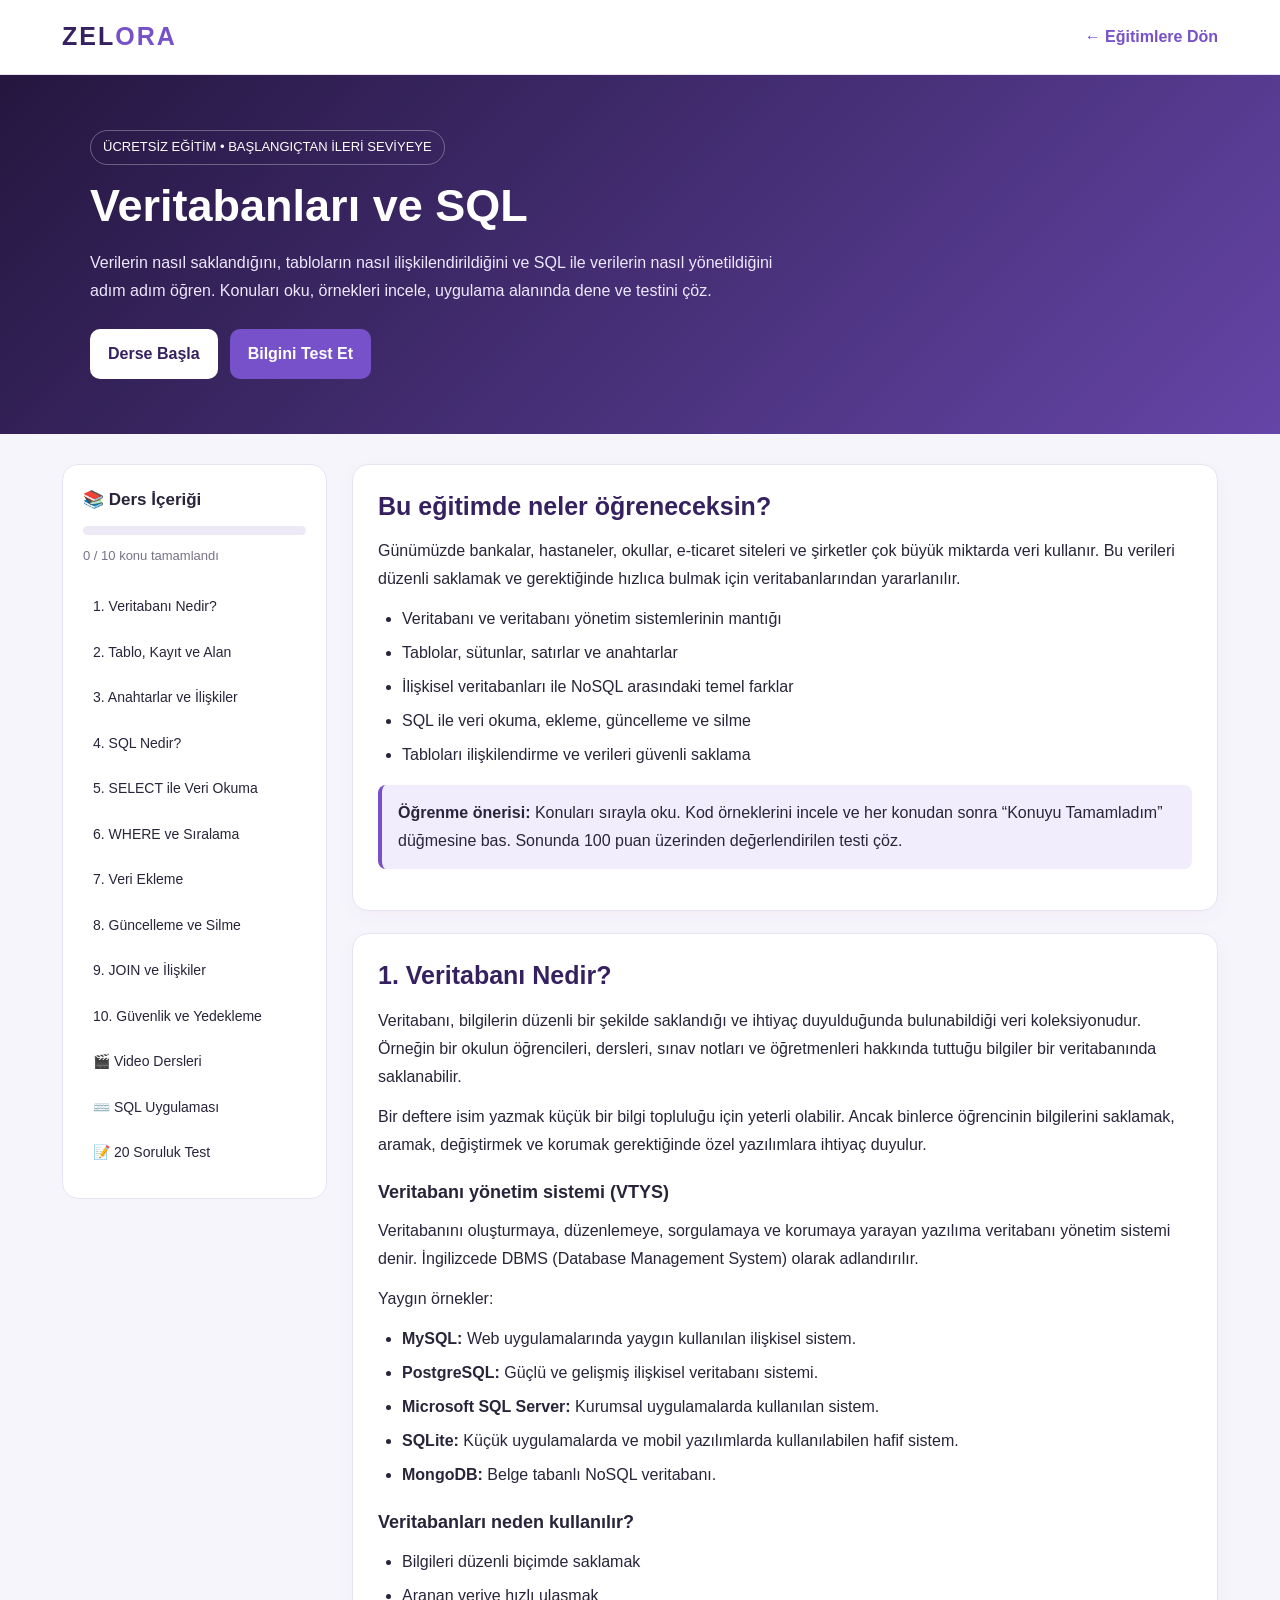
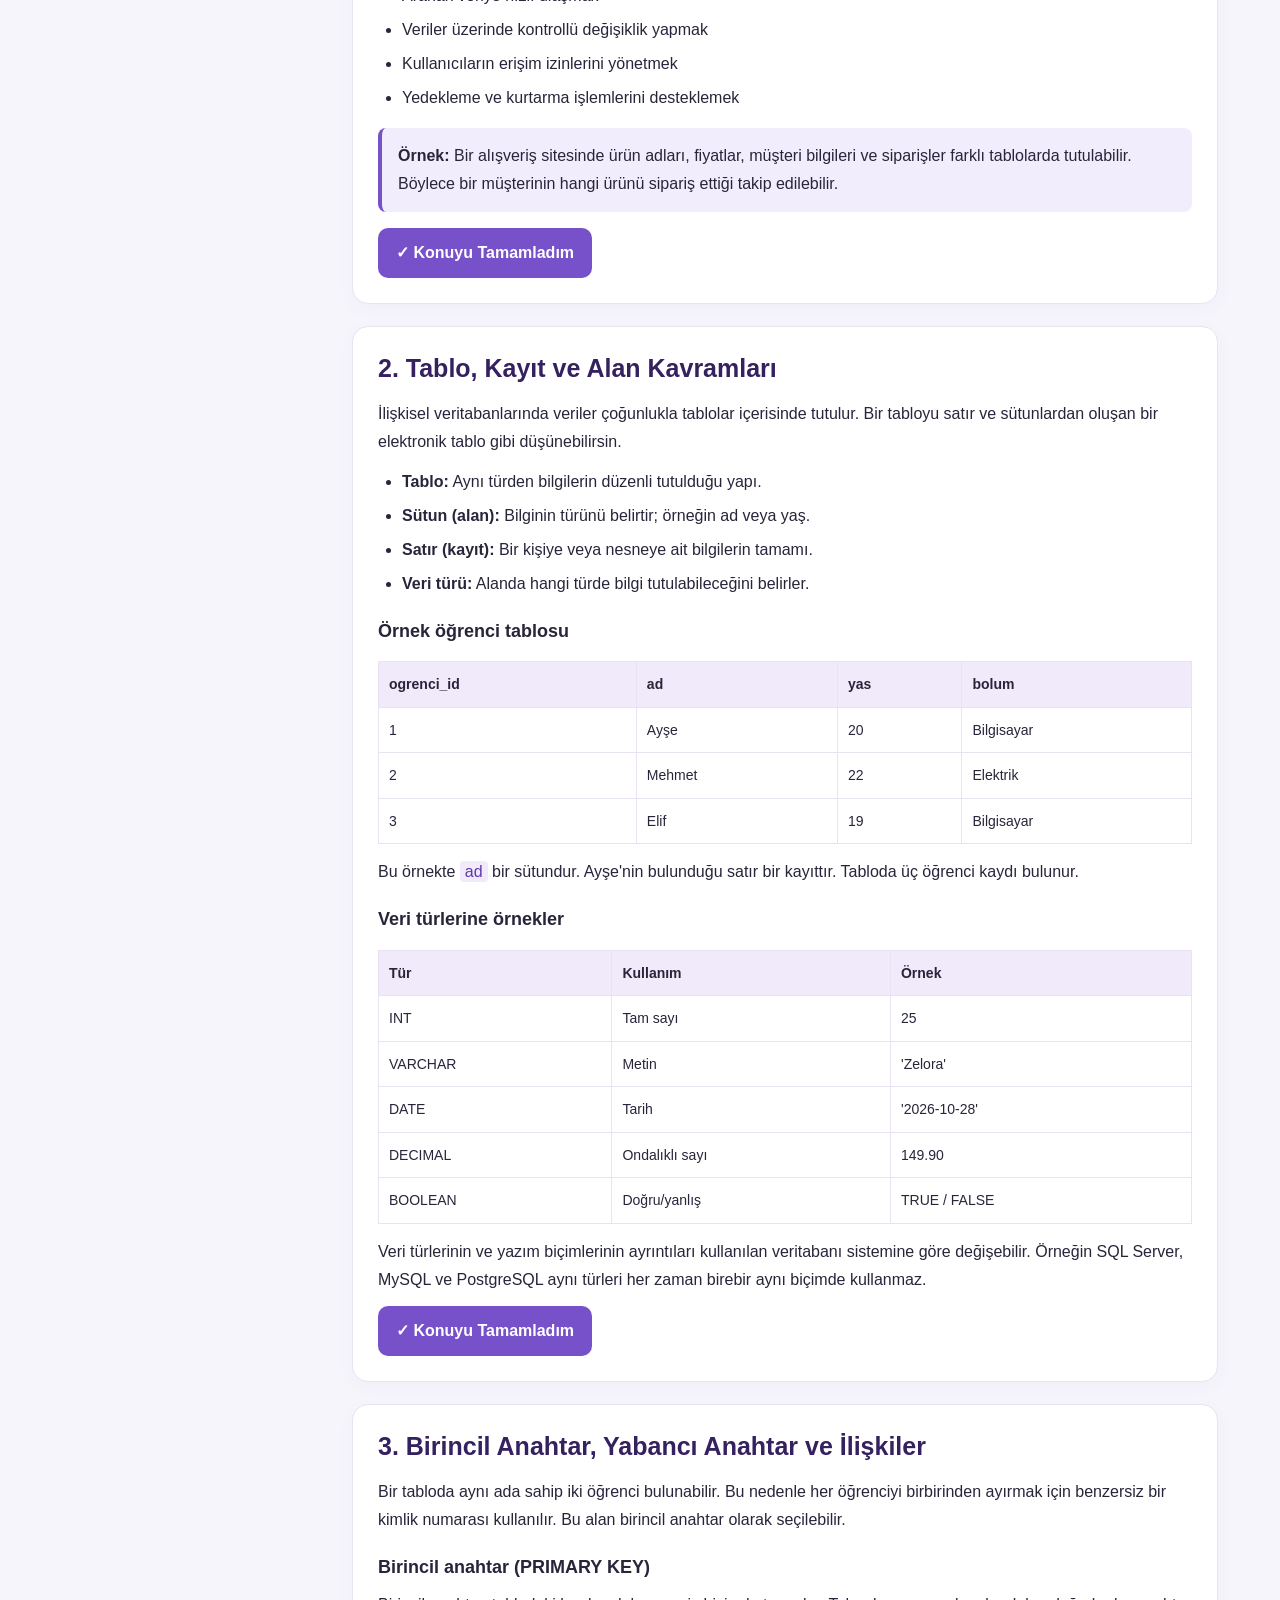
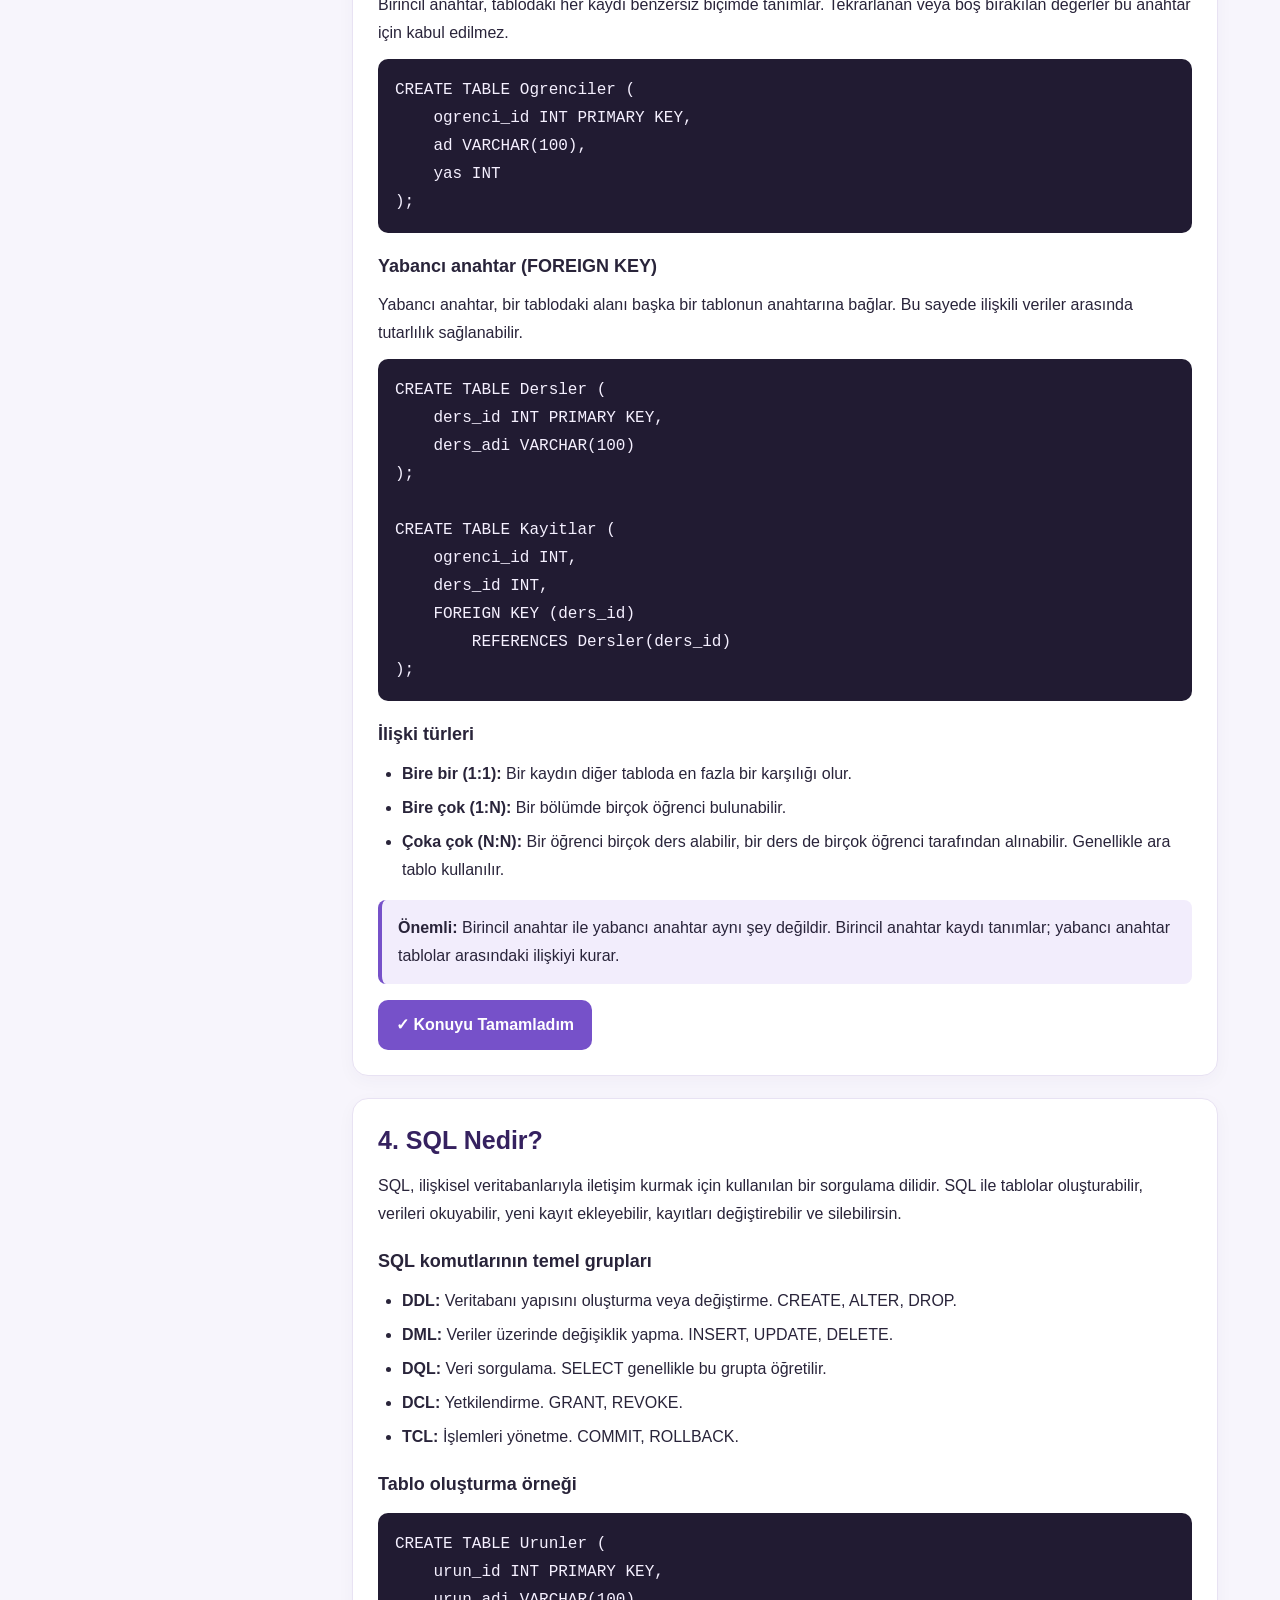
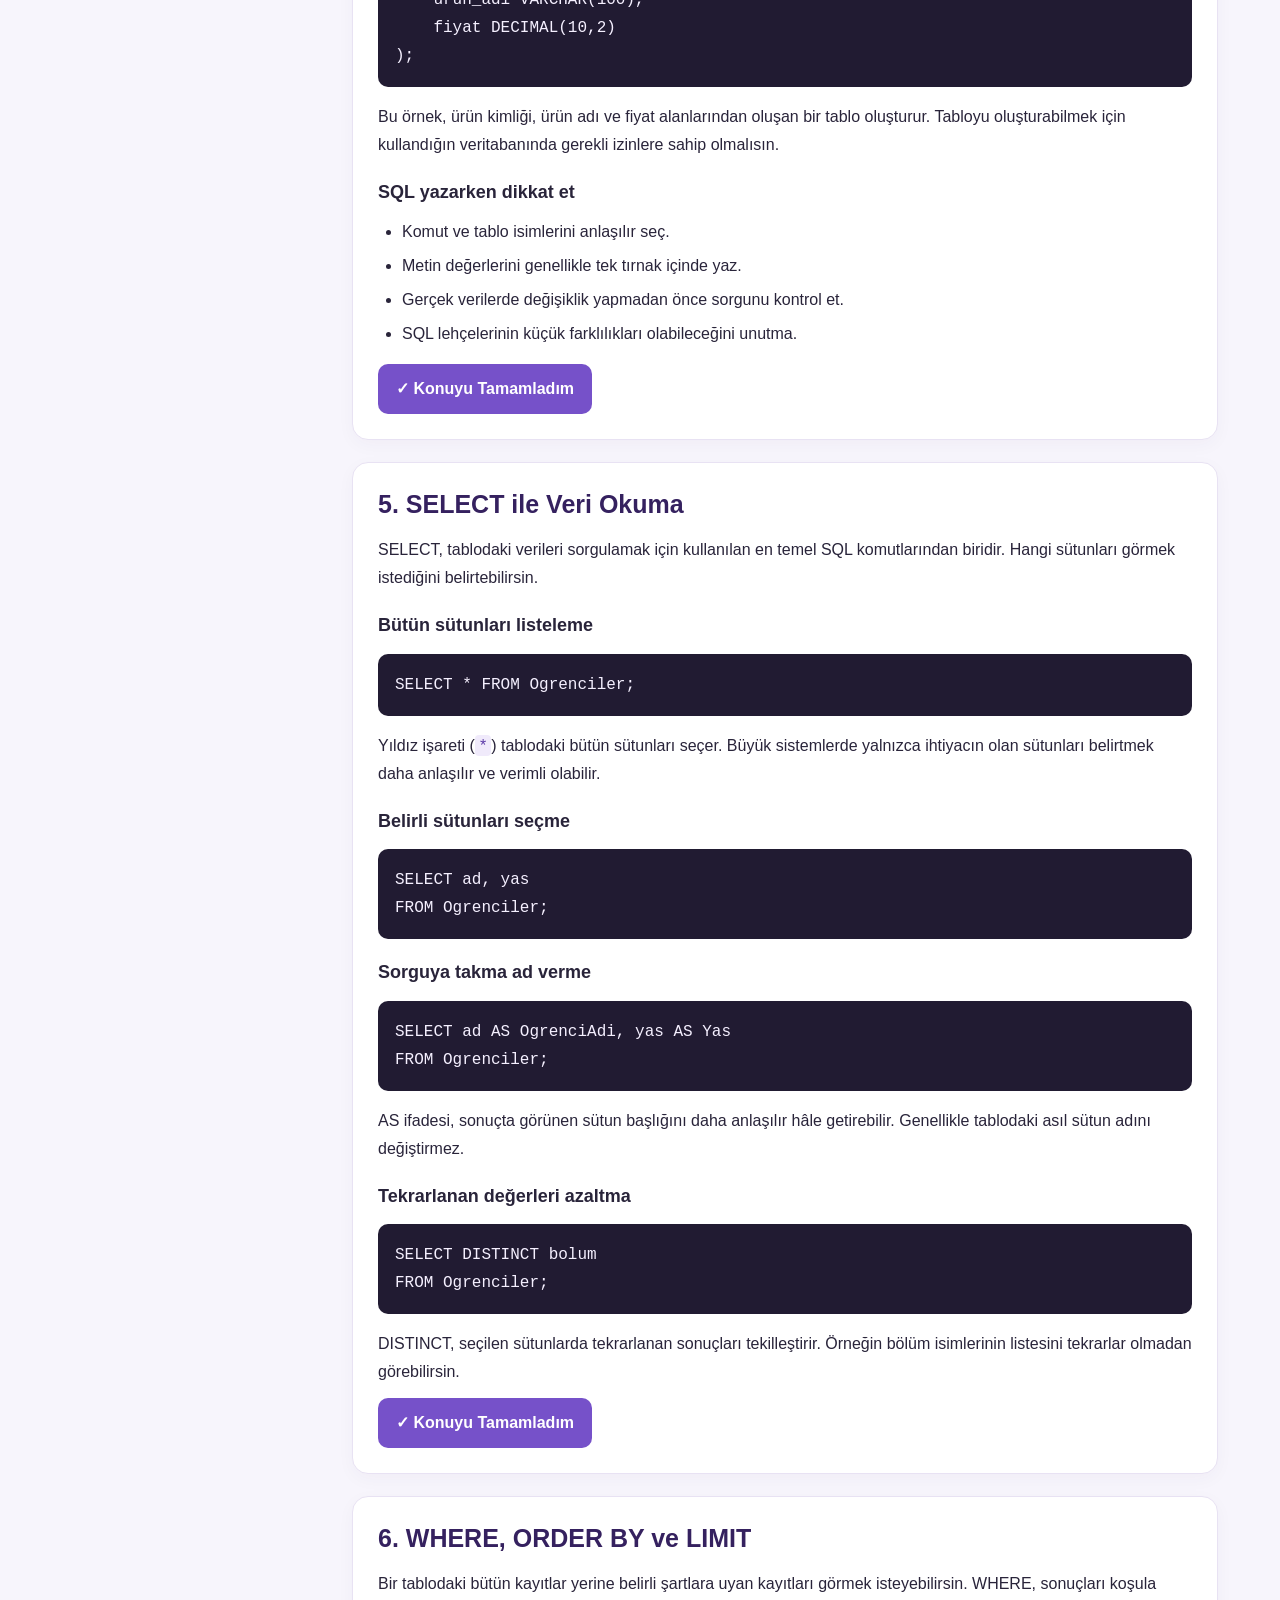
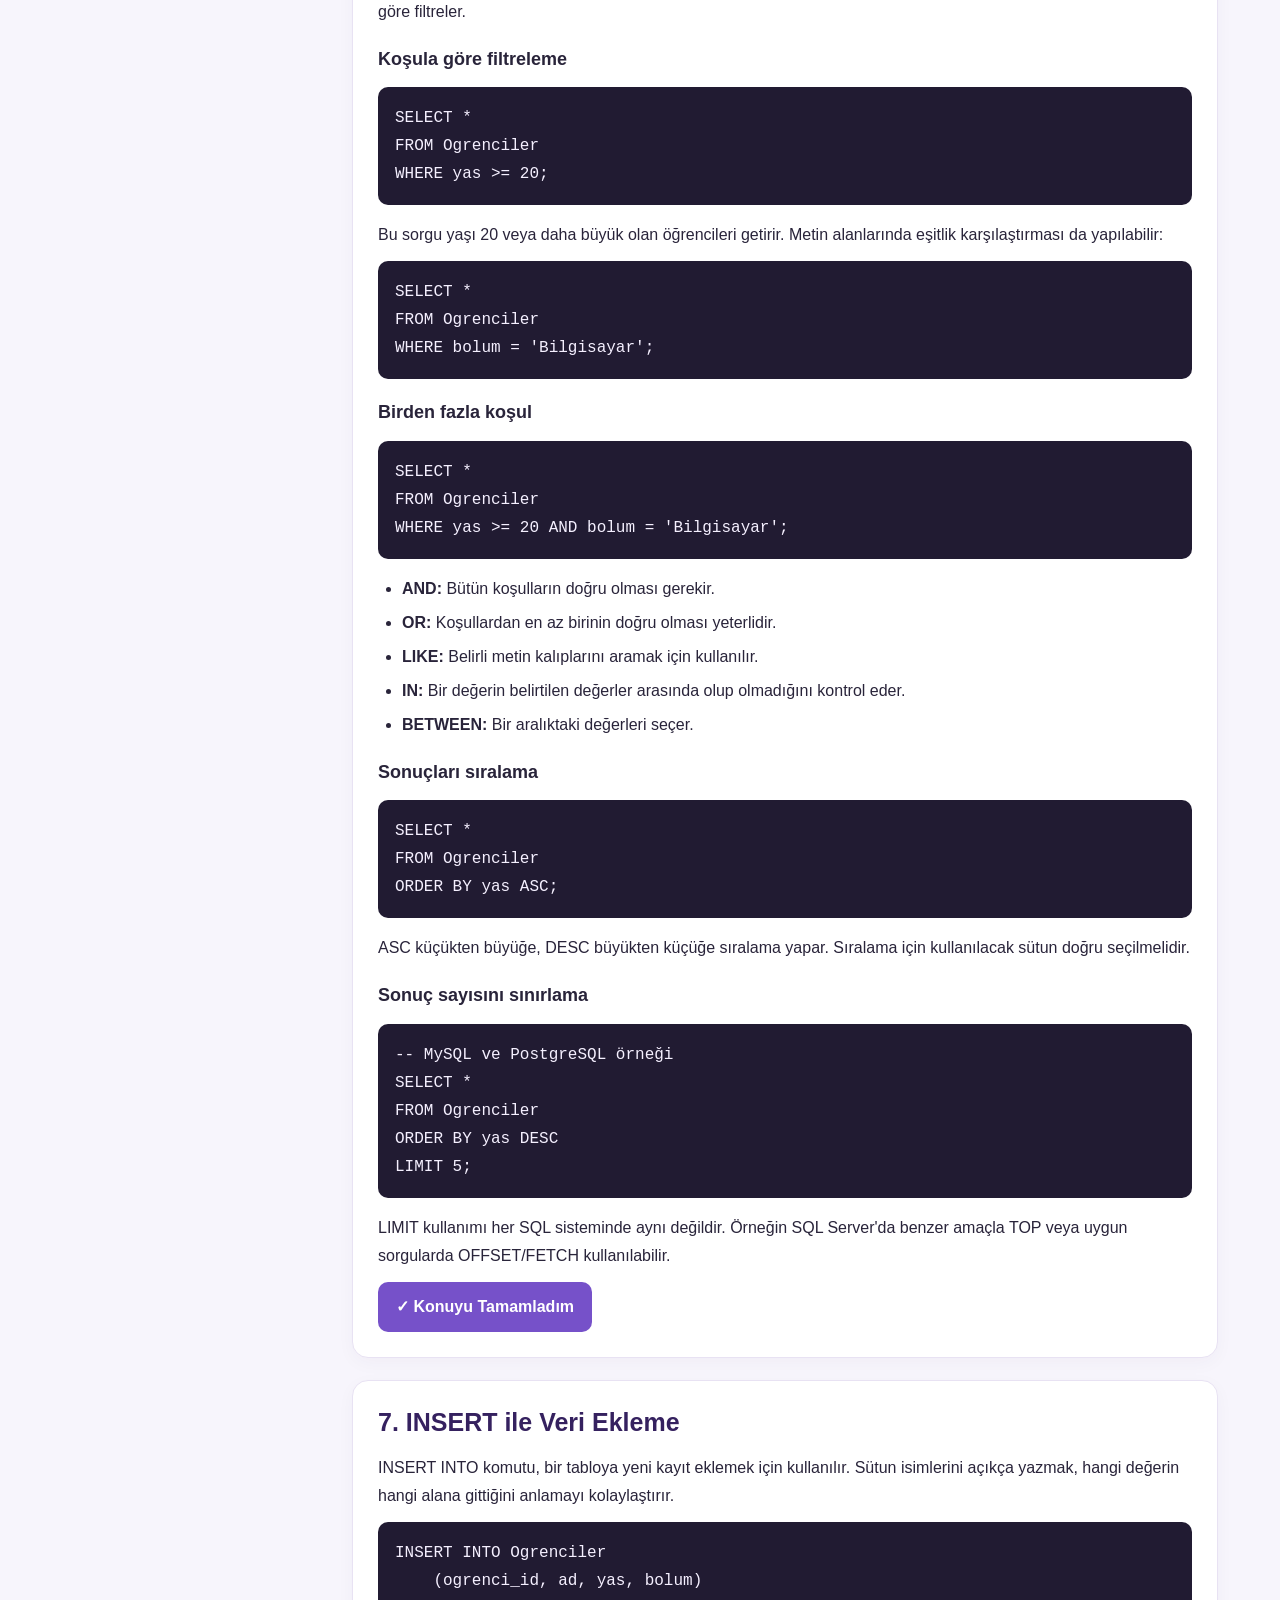
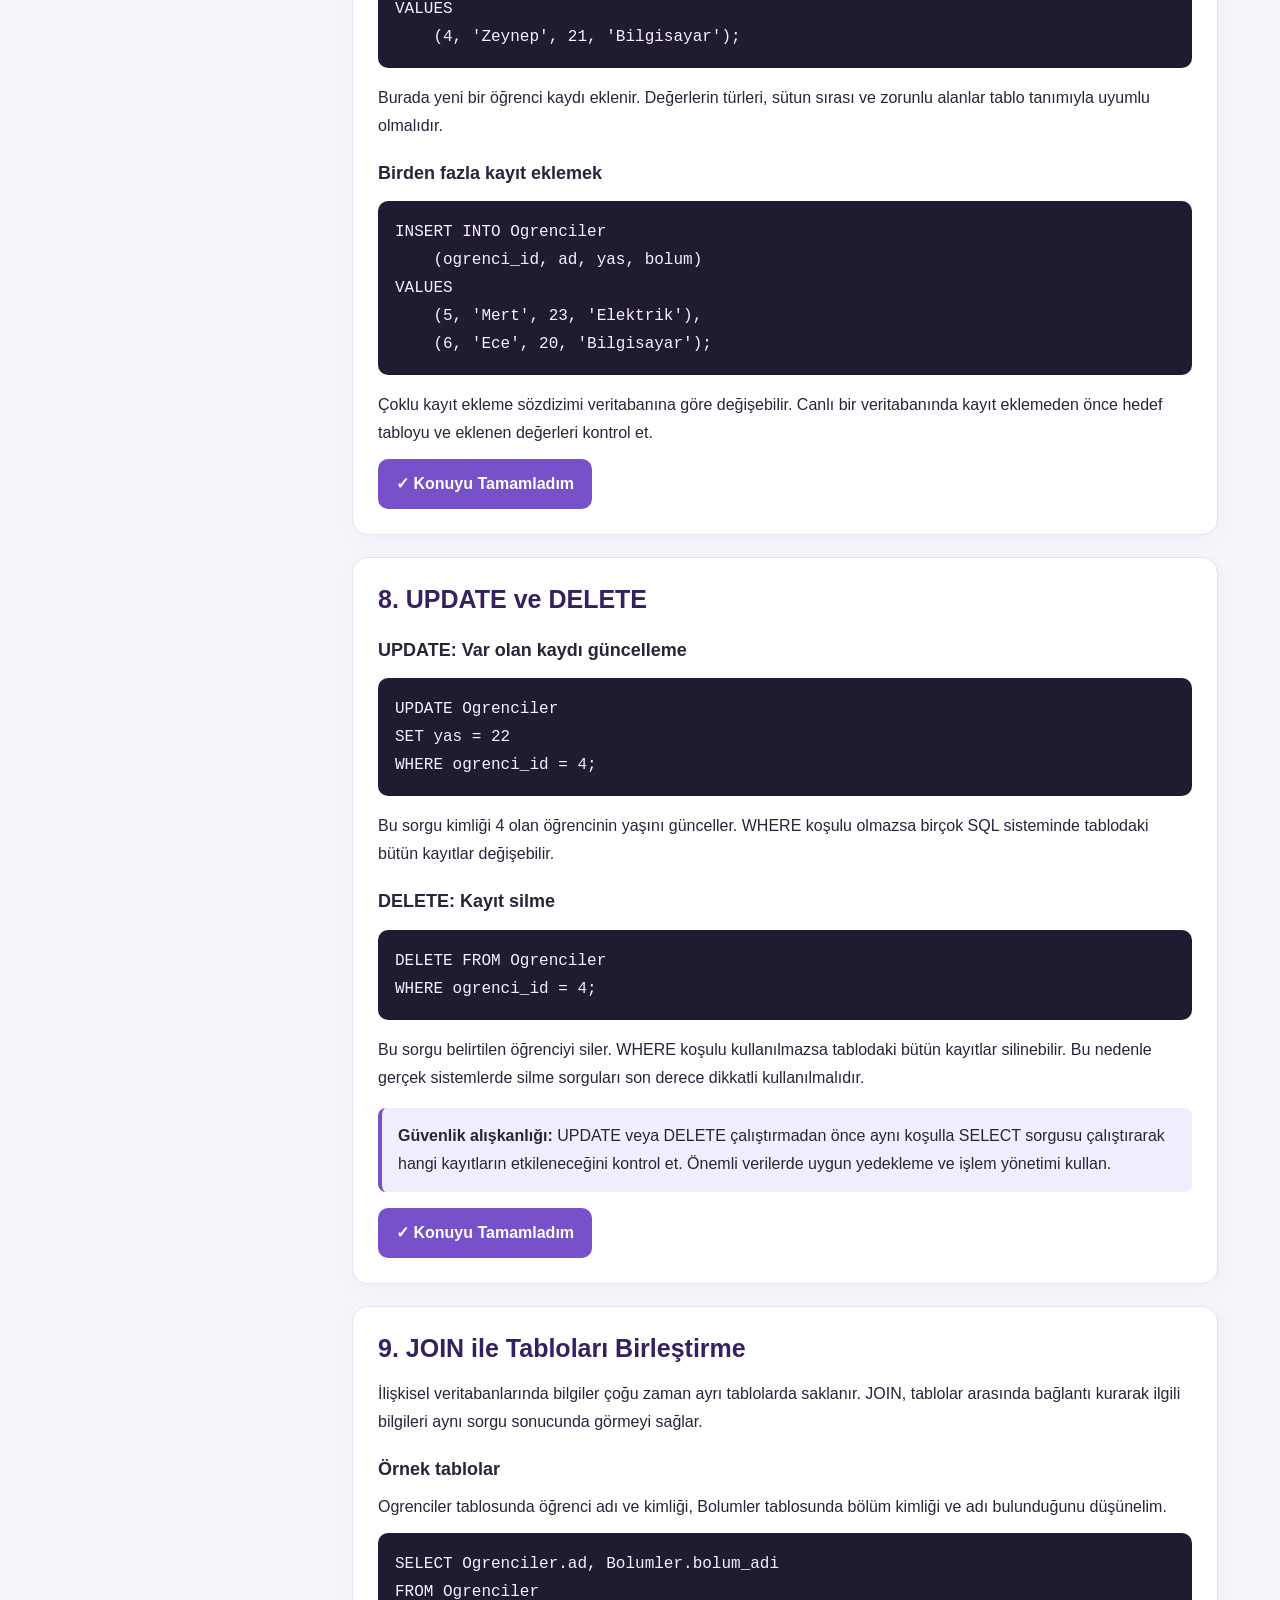
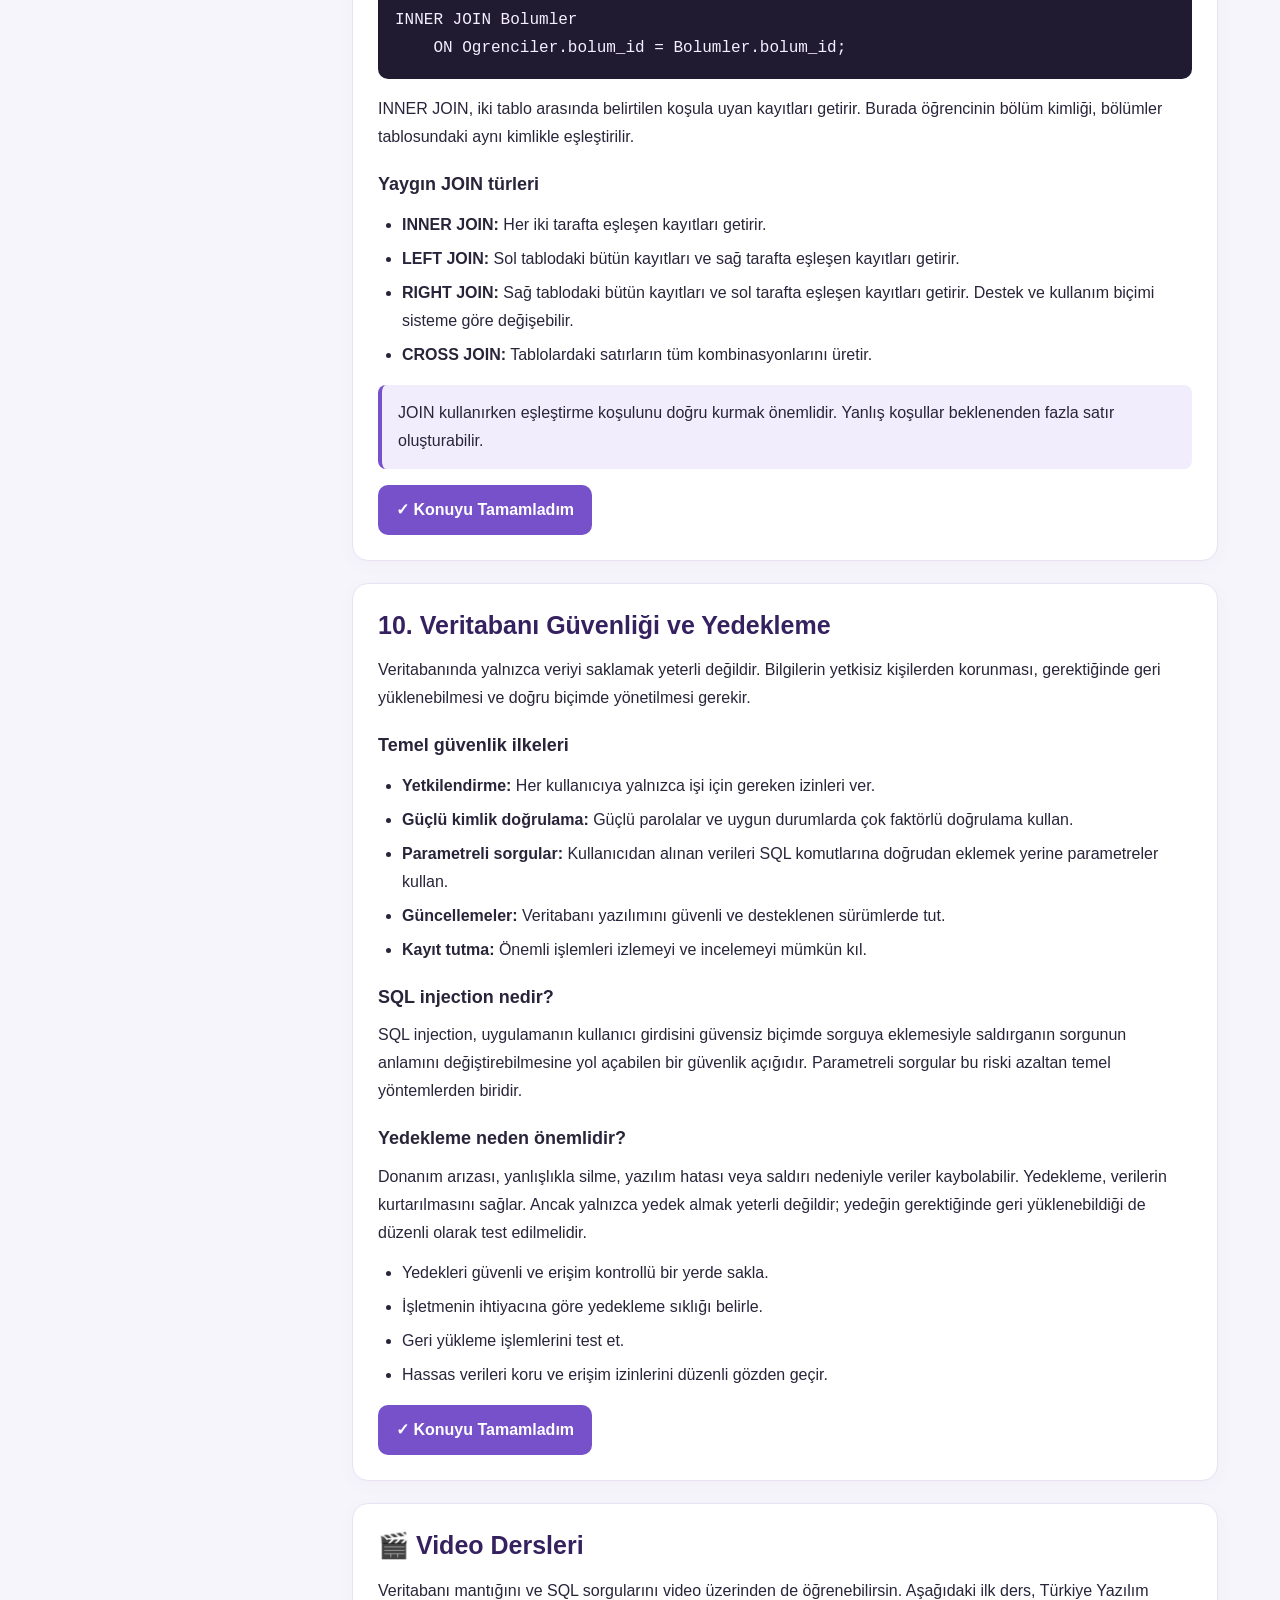
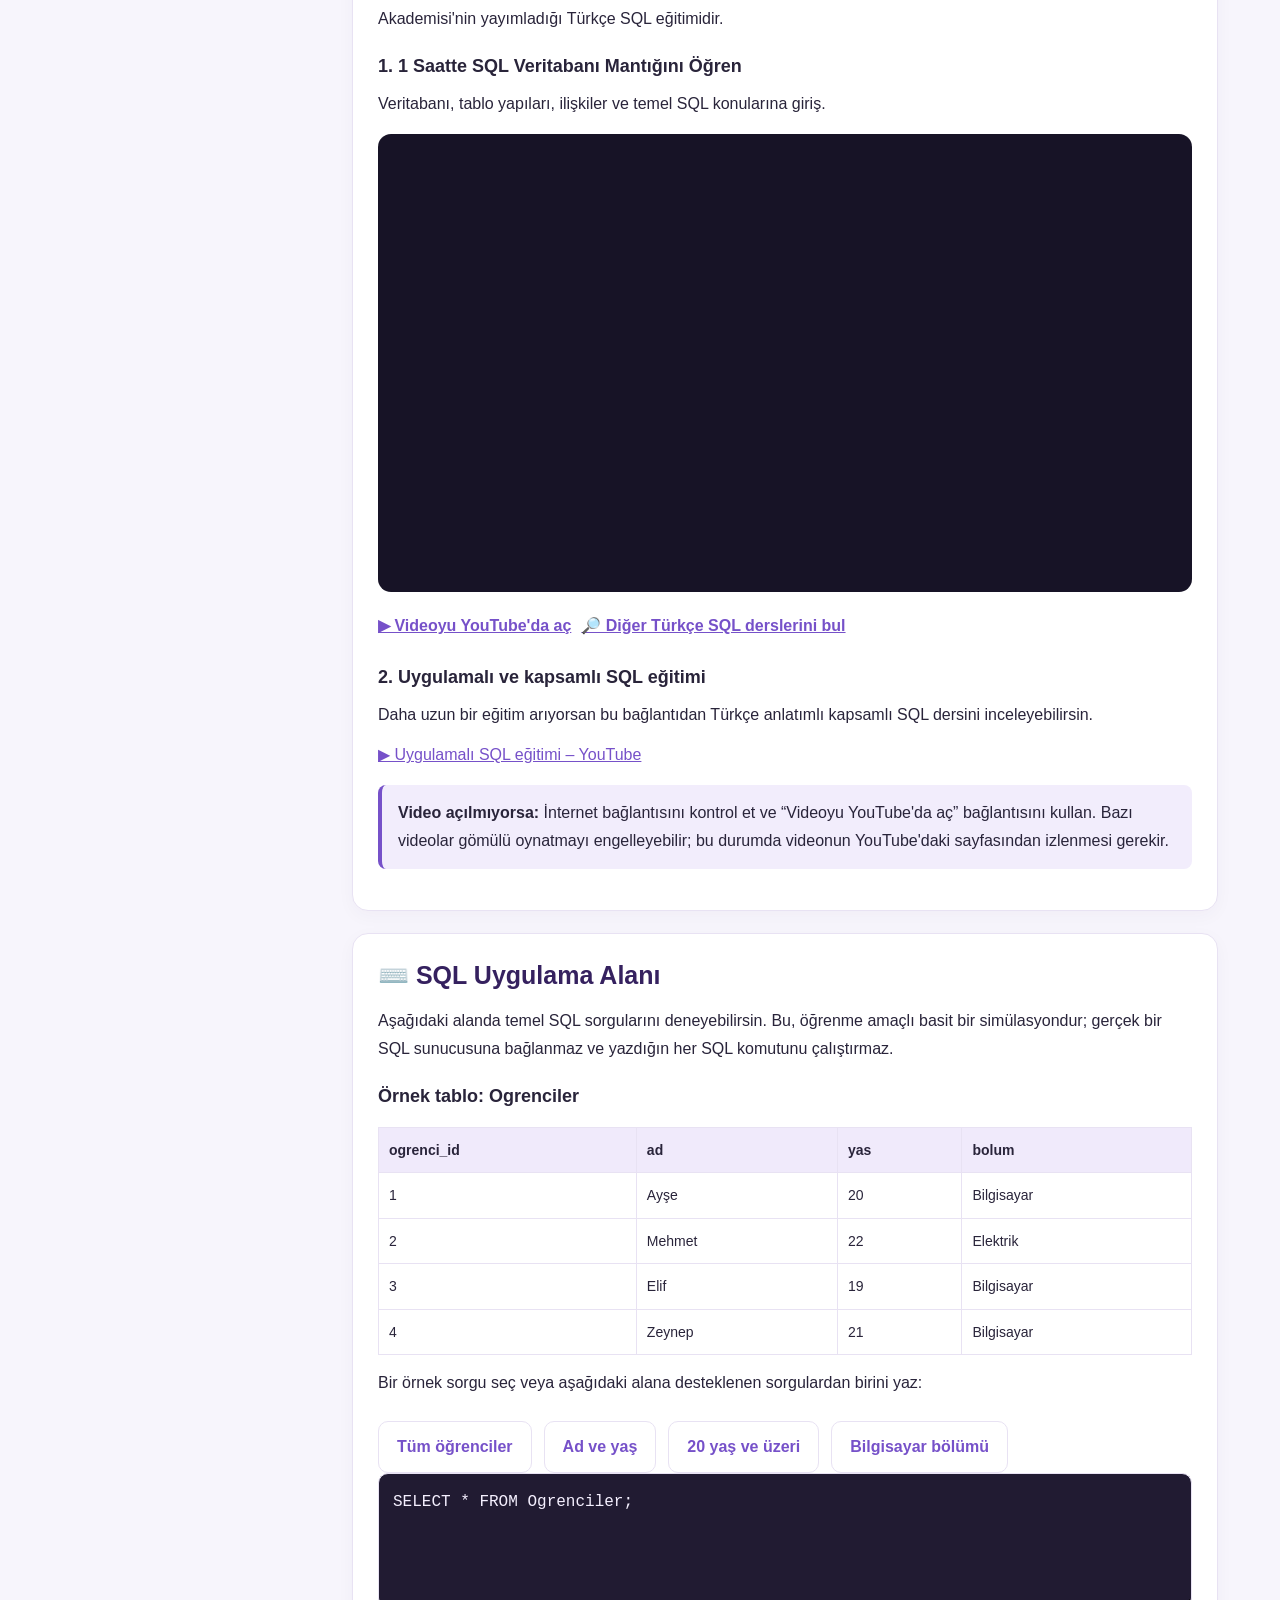
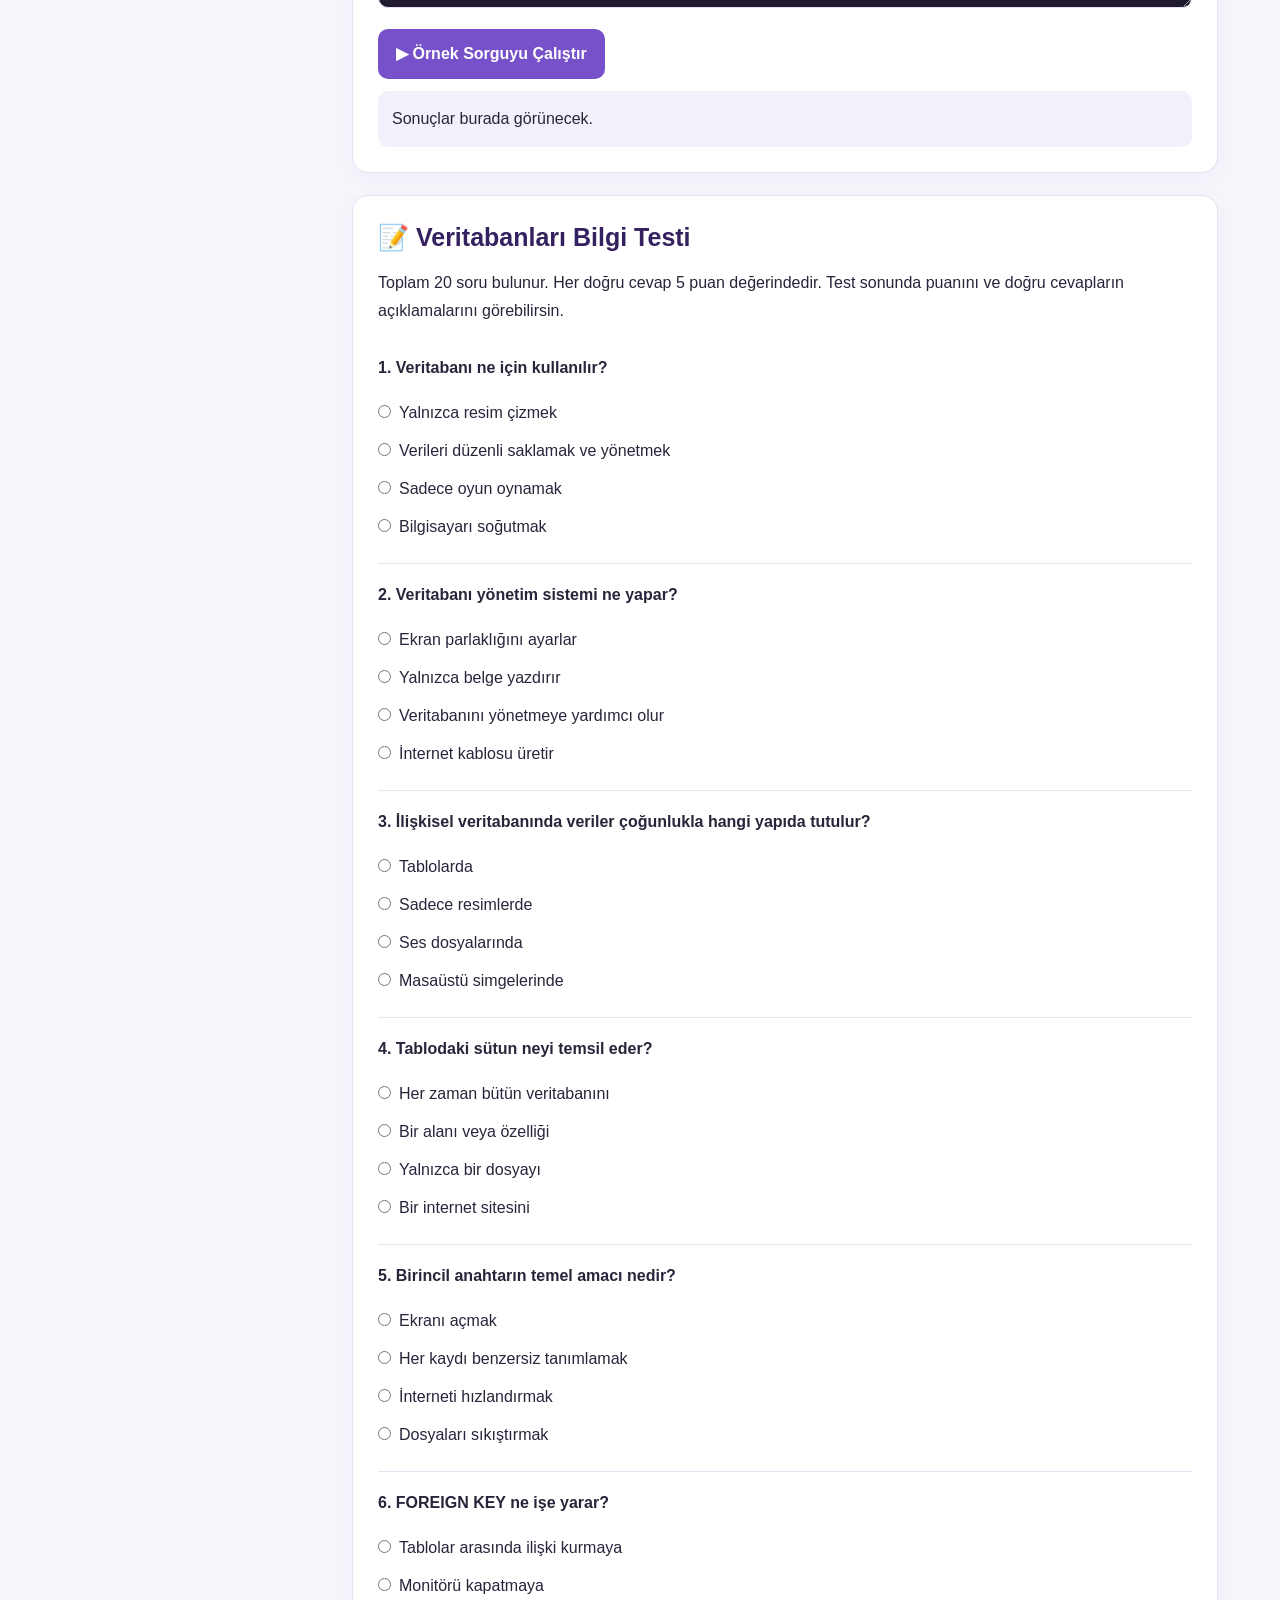
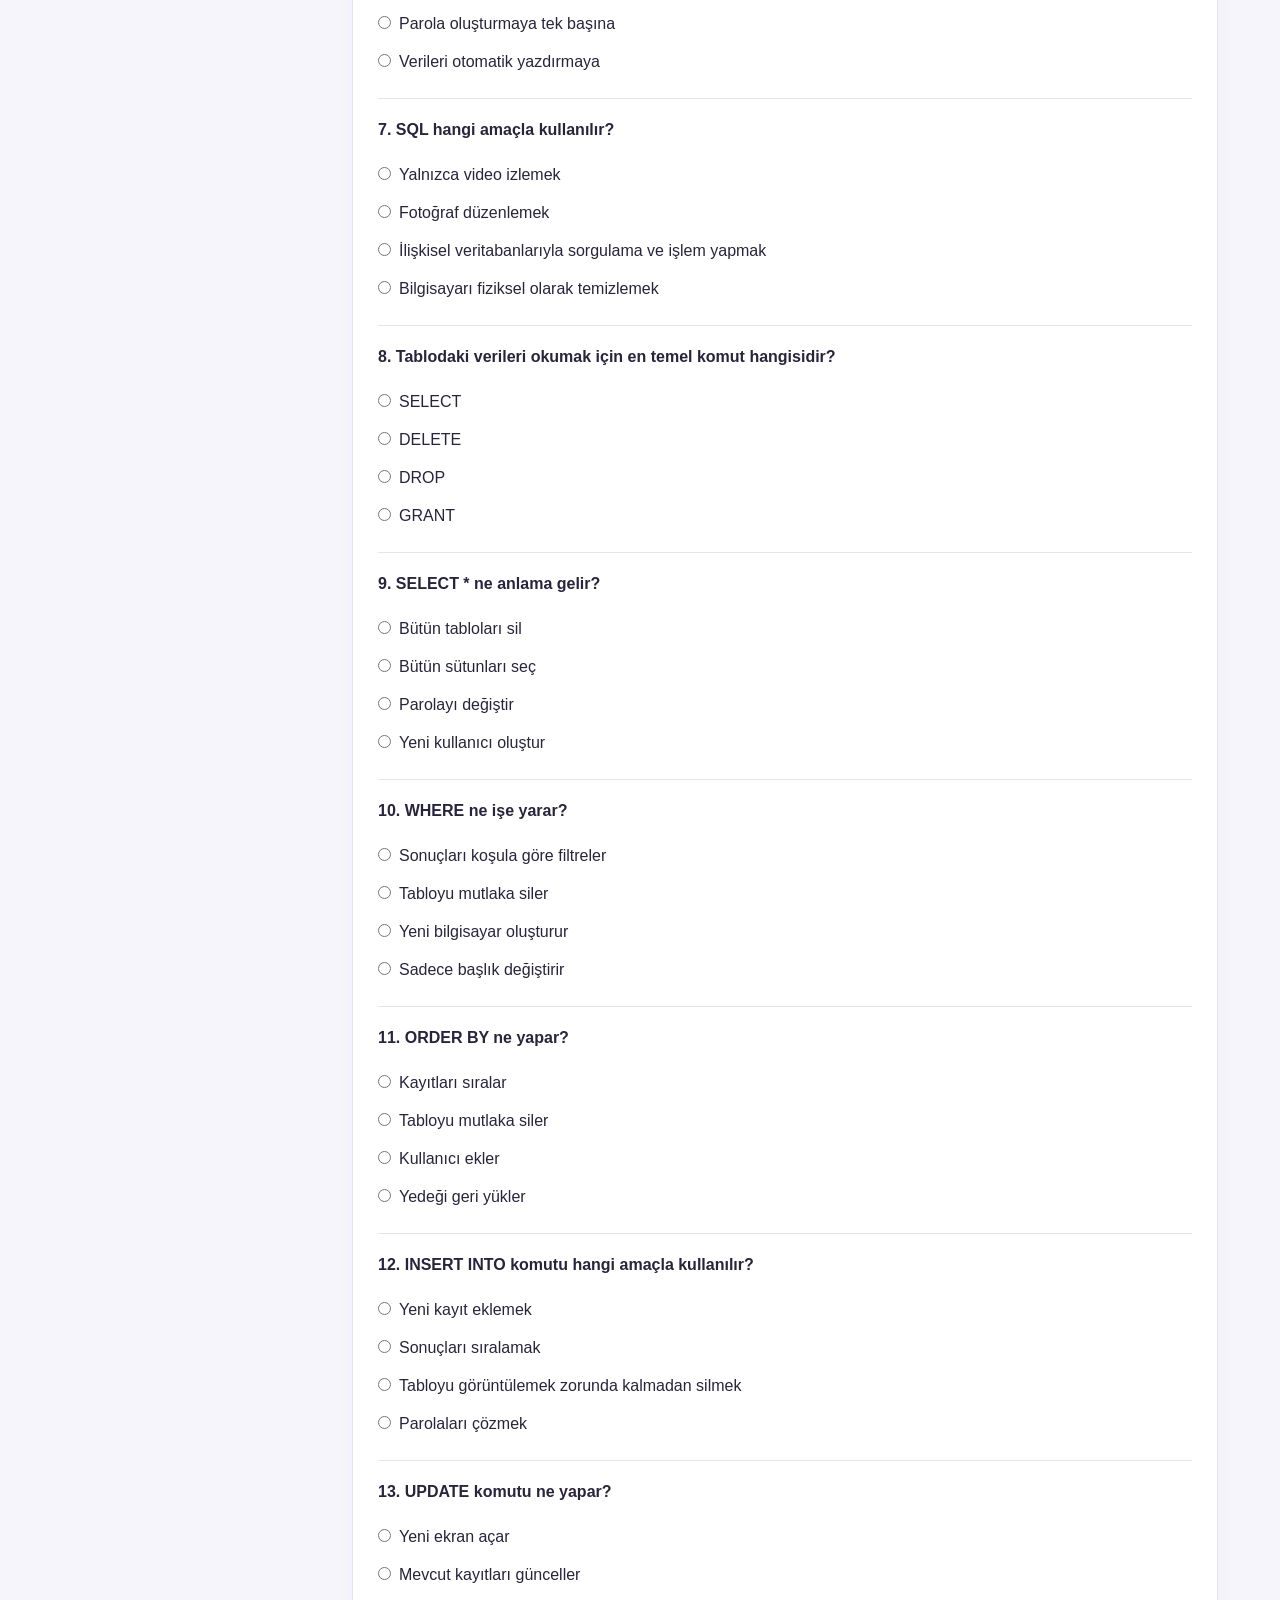
<file: veritabanlari.html>
<!DOCTYPE html>
<html lang="tr">
<head>
<meta charset="UTF-8">
<meta name="viewport" content="width=device-width, initial-scale=1.0">
<meta name="description" content="ZELORA ücretsiz veritabanı ve SQL eğitimi.">
<title>Veritabanları ve SQL | ZELORA</title>

<style>
:root {
  --mor: #7651c9;
  --mor-koyu: #35215f;
  --arka: #f7f5fc;
  --kart: #ffffff;
  --metin: #29243a;
  --soluk: #777188;
  --kenar: #e8e2f3;
  --yesil: #21865b;
  --kirmizi: #c64152;
}

* {
  box-sizing: border-box;
  margin: 0;
  padding: 0;
}

html {
  scroll-behavior: smooth;
}

body {
  font-family: Arial, Helvetica, sans-serif;
  background: var(--arka);
  color: var(--metin);
  line-height: 1.75;
}

a {
  color: var(--mor);
}

button, textarea {
  font: inherit;
}

button {
  cursor: pointer;
}

header {
  position: sticky;
  top: 0;
  z-index: 10;
  background: rgba(255,255,255,.96);
  border-bottom: 1px solid var(--kenar);
  backdrop-filter: blur(10px);
}

.nav {
  max-width: 1200px;
  margin: auto;
  padding: 15px 22px;
  display: flex;
  justify-content: space-between;
  align-items: center;
  gap: 15px;
}

.logo {
  text-decoration: none;
  font-size: 25px;
  font-weight: 800;
  letter-spacing: 2px;
  color: var(--mor-koyu);
}

.logo span {
  color: var(--mor);
}

.nav a:last-child {
  text-decoration: none;
  font-weight: 700;
}

.hero {
  background: linear-gradient(135deg, #24163f, #6545a7);
  color: white;
  padding: 55px 22px;
}

.hero-inner {
  max-width: 1100px;
  margin: auto;
}

.etiket {
  display: inline-block;
  padding: 5px 12px;
  border: 1px solid rgba(255,255,255,.3);
  border-radius: 30px;
  font-size: 13px;
  margin-bottom: 14px;
}

.hero h1 {
  font-size: clamp(30px, 5vw, 45px);
  line-height: 1.2;
  margin-bottom: 16px;
}

.hero p {
  max-width: 700px;
  color: #eee8ff;
}

.hero-buttons {
  display: flex;
  flex-wrap: wrap;
  gap: 12px;
  margin-top: 24px;
}

.btn {
  display: inline-block;
  padding: 11px 18px;
  border: 0;
  border-radius: 10px;
  background: var(--mor);
  color: white;
  text-decoration: none;
  font-weight: 700;
}

.btn.light {
  background: white;
  color: var(--mor-koyu);
}

.btn.outline {
  background: transparent;
  color: var(--mor);
  border: 1px solid var(--kenar);
}

.layout {
  max-width: 1200px;
  margin: 30px auto;
  padding: 0 22px;
  display: grid;
  grid-template-columns: 265px minmax(0, 1fr);
  gap: 25px;
  align-items: start;
}

.sidebar {
  background: var(--kart);
  border: 1px solid var(--kenar);
  border-radius: 16px;
  padding: 20px;
  position: sticky;
  top: 85px;
}

.sidebar h3 {
  font-size: 17px;
  margin-bottom: 12px;
}

.progress-track {
  height: 9px;
  background: #eee9f7;
  border-radius: 20px;
  overflow: hidden;
  margin: 10px 0;
}

.progress-fill {
  width: 0;
  height: 100%;
  background: var(--mor);
  transition: width .3s;
}

#progressText {
  color: var(--soluk);
  font-size: 13px;
}

.lesson-nav {
  list-style: none;
  margin-top: 18px;
}

.lesson-nav li {
  margin: 5px 0;
}

.lesson-nav a {
  display: block;
  padding: 8px 10px;
  border-radius: 8px;
  text-decoration: none;
  color: var(--metin);
  font-size: 14px;
}

.lesson-nav a:hover {
  background: #f0eafb;
  color: var(--mor);
}

.content {
  min-width: 0;
}

.card {
  background: var(--kart);
  border: 1px solid var(--kenar);
  border-radius: 16px;
  padding: 25px;
  margin-bottom: 22px;
  scroll-margin-top: 95px;
  box-shadow: 0 5px 18px rgba(44,25,80,.035);
}

.card h2 {
  font-size: 25px;
  line-height: 1.35;
  margin-bottom: 14px;
  color: var(--mor-koyu);
}

.card h3 {
  font-size: 18px;
  margin: 18px 0 8px;
}

.card p {
  margin-bottom: 12px;
}

.card ul, .card ol {
  padding-left: 24px;
  margin: 10px 0 16px;
}

.card li {
  margin-bottom: 6px;
}

.callout {
  padding: 14px 16px;
  background: #f2edfc;
  border-left: 4px solid var(--mor);
  border-radius: 8px;
  margin: 16px 0;
}

table {
  width: 100%;
  border-collapse: collapse;
  margin: 14px 0;
  font-size: 14px;
}

th, td {
  padding: 10px;
  border: 1px solid var(--kenar);
  text-align: left;
}

th {
  background: #f0eafb;
}

pre {
  background: #211b32;
  color: #f5f0ff;
  padding: 17px;
  border-radius: 10px;
  overflow-x: auto;
  margin: 12px 0 16px;
  white-space: pre;
}

code {
  font-family: Consolas, "Courier New", monospace;
}

.inline-code {
  background: #f0eafb;
  padding: 2px 5px;
  border-radius: 4px;
  color: #5d3ba8;
}

.video-frame {
  width: 100%;
  aspect-ratio: 16 / 9;
  background: #171326;
  border-radius: 13px;
  overflow: hidden;
  margin: 16px 0;
}

.video-frame iframe {
  width: 100%;
  height: 100%;
  border: 0;
}

.video-links {
  display: flex;
  flex-wrap: wrap;
  gap: 10px;
}

.video-links a {
  display: inline-block;
  margin: 4px 0;
  font-weight: 700;
}

.lab textarea {
  width: 100%;
  min-height: 135px;
  padding: 14px;
  border: 1px solid var(--kenar);
  border-radius: 10px;
  resize: vertical;
  background: #211b32;
  color: #f5f0ff;
  font-family: Consolas, monospace;
}

.lab-result {
  margin-top: 12px;
  padding: 14px;
  background: #f4f0fb;
  border-radius: 10px;
  overflow-x: auto;
}

.lab-result table {
  background: white;
}

.quiz-question {
  padding: 17px 0;
  border-bottom: 1px solid var(--kenar);
}

.quiz-question p {
  font-weight: 700;
}

.quiz-question label {
  display: block;
  padding: 5px 0;
  cursor: pointer;
}

.quiz-question input {
  margin-right: 8px;
  accent-color: var(--mor);
}

#quizResult {
  margin-top: 20px;
  padding: 18px;
  border-radius: 12px;
  display: none;
}

.correct {
  color: var(--yesil);
  font-weight: 700;
}

.incorrect {
  color: var(--kirmizi);
  font-weight: 700;
}

footer {
  margin-top: 45px;
  background: #24163f;
  color: #eee8ff;
  padding: 28px 20px;
  text-align: center;
}

footer a {
  color: white;
}

@media (max-width: 850px) {
  .layout {
    grid-template-columns: 1fr;
  }

  .sidebar {
    position: static;
  }

  .lesson-nav {
    display: grid;
    grid-template-columns: repeat(2, minmax(0, 1fr));
    gap: 3px;
  }
}

@media (max-width: 520px) {
  .hero {
    padding: 38px 18px;
  }

  .layout {
    padding: 0 12px;
    margin-top: 18px;
  }

  .card {
    padding: 18px;
  }

  .card h2 {
    font-size: 22px;
  }

  .nav {
    padding: 12px 15px;
  }

  .logo {
    font-size: 21px;
  }

  .lesson-nav {
    grid-template-columns: 1fr;
  }

  table {
    font-size: 12px;
  }

  th, td {
    padding: 7px;
  }
}
</style>
</head>

<body>

<header>
  <nav class="nav">
    <a class="logo" href="index.html">ZEL<span>ORA</span></a>
    <a href="index.html">← Eğitimlere Dön</a>
  </nav>
</header>

<section class="hero">
  <div class="hero-inner">
    <span class="etiket">ÜCRETSİZ EĞİTİM • BAŞLANGIÇTAN İLERİ SEVİYEYE</span>
    <h1>Veritabanları ve SQL</h1>
    <p>
      Verilerin nasıl saklandığını, tabloların nasıl ilişkilendirildiğini
      ve SQL ile verilerin nasıl yönetildiğini adım adım öğren.
      Konuları oku, örnekleri incele, uygulama alanında dene ve testini çöz.
    </p>
    <div class="hero-buttons">
      <a class="btn light" href="#ders1">Derse Başla</a>
      <a class="btn" href="#test">Bilgini Test Et</a>
    </div>
  </div>
</section>

<div class="layout">

  <aside class="sidebar">
    <h3>📚 Ders İçeriği</h3>
    <div class="progress-track">
      <div class="progress-fill" id="progressFill"></div>
    </div>
    <p id="progressText">0 / 10 konu tamamlandı</p>

    <ul class="lesson-nav">
      <li><a href="#ders1">1. Veritabanı Nedir?</a></li>
      <li><a href="#ders2">2. Tablo, Kayıt ve Alan</a></li>
      <li><a href="#ders3">3. Anahtarlar ve İlişkiler</a></li>
      <li><a href="#ders4">4. SQL Nedir?</a></li>
      <li><a href="#ders5">5. SELECT ile Veri Okuma</a></li>
      <li><a href="#ders6">6. WHERE ve Sıralama</a></li>
      <li><a href="#ders7">7. Veri Ekleme</a></li>
      <li><a href="#ders8">8. Güncelleme ve Silme</a></li>
      <li><a href="#ders9">9. JOIN ve İlişkiler</a></li>
      <li><a href="#ders10">10. Güvenlik ve Yedekleme</a></li>
      <li><a href="#video">🎬 Video Dersleri</a></li>
      <li><a href="#uygulama">⌨️ SQL Uygulaması</a></li>
      <li><a href="#test">📝 20 Soruluk Test</a></li>
    </ul>
  </aside>

  <main class="content">

    <section class="card">
      <h2>Bu eğitimde neler öğreneceksin?</h2>
      <p>
        Günümüzde bankalar, hastaneler, okullar, e-ticaret siteleri ve
        şirketler çok büyük miktarda veri kullanır. Bu verileri düzenli
        saklamak ve gerektiğinde hızlıca bulmak için veritabanlarından
        yararlanılır.
      </p>
      <ul>
        <li>Veritabanı ve veritabanı yönetim sistemlerinin mantığı</li>
        <li>Tablolar, sütunlar, satırlar ve anahtarlar</li>
        <li>İlişkisel veritabanları ile NoSQL arasındaki temel farklar</li>
        <li>SQL ile veri okuma, ekleme, güncelleme ve silme</li>
        <li>Tabloları ilişkilendirme ve verileri güvenli saklama</li>
      </ul>
      <div class="callout">
        <strong>Öğrenme önerisi:</strong> Konuları sırayla oku.
        Kod örneklerini incele ve her konudan sonra “Konuyu Tamamladım”
        düğmesine bas. Sonunda 100 puan üzerinden değerlendirilen testi çöz.
      </div>
    </section>

    <section class="card lesson" id="ders1">
      <h2>1. Veritabanı Nedir?</h2>
      <p>
        Veritabanı, bilgilerin düzenli bir şekilde saklandığı ve ihtiyaç
        duyulduğunda bulunabildiği veri koleksiyonudur. Örneğin bir okulun
        öğrencileri, dersleri, sınav notları ve öğretmenleri hakkında
        tuttuğu bilgiler bir veritabanında saklanabilir.
      </p>
      <p>
        Bir deftere isim yazmak küçük bir bilgi topluluğu için yeterli
        olabilir. Ancak binlerce öğrencinin bilgilerini saklamak, aramak,
        değiştirmek ve korumak gerektiğinde özel yazılımlara ihtiyaç duyulur.
      </p>

      <h3>Veritabanı yönetim sistemi (VTYS)</h3>
      <p>
        Veritabanını oluşturmaya, düzenlemeye, sorgulamaya ve korumaya
        yarayan yazılıma veritabanı yönetim sistemi denir. İngilizcede
        DBMS (Database Management System) olarak adlandırılır.
      </p>
      <p>Yaygın örnekler:</p>
      <ul>
        <li><strong>MySQL:</strong> Web uygulamalarında yaygın kullanılan ilişkisel sistem.</li>
        <li><strong>PostgreSQL:</strong> Güçlü ve gelişmiş ilişkisel veritabanı sistemi.</li>
        <li><strong>Microsoft SQL Server:</strong> Kurumsal uygulamalarda kullanılan sistem.</li>
        <li><strong>SQLite:</strong> Küçük uygulamalarda ve mobil yazılımlarda kullanılabilen hafif sistem.</li>
        <li><strong>MongoDB:</strong> Belge tabanlı NoSQL veritabanı.</li>
      </ul>

      <h3>Veritabanları neden kullanılır?</h3>
      <ul>
        <li>Bilgileri düzenli biçimde saklamak</li>
        <li>Aranan veriye hızlı ulaşmak</li>
        <li>Veriler üzerinde kontrollü değişiklik yapmak</li>
        <li>Kullanıcıların erişim izinlerini yönetmek</li>
        <li>Yedekleme ve kurtarma işlemlerini desteklemek</li>
      </ul>

      <div class="callout">
        <strong>Örnek:</strong> Bir alışveriş sitesinde ürün adları,
        fiyatlar, müşteri bilgileri ve siparişler farklı tablolarda
        tutulabilir. Böylece bir müşterinin hangi ürünü sipariş ettiği
        takip edilebilir.
      </div>

      <button class="btn complete-btn" data-lesson="1">✓ Konuyu Tamamladım</button>
    </section>

    <section class="card lesson" id="ders2">
      <h2>2. Tablo, Kayıt ve Alan Kavramları</h2>
      <p>
        İlişkisel veritabanlarında veriler çoğunlukla tablolar içerisinde
        tutulur. Bir tabloyu satır ve sütunlardan oluşan bir elektronik
        tablo gibi düşünebilirsin.
      </p>

      <ul>
        <li><strong>Tablo:</strong> Aynı türden bilgilerin düzenli tutulduğu yapı.</li>
        <li><strong>Sütun (alan):</strong> Bilginin türünü belirtir; örneğin ad veya yaş.</li>
        <li><strong>Satır (kayıt):</strong> Bir kişiye veya nesneye ait bilgilerin tamamı.</li>
        <li><strong>Veri türü:</strong> Alanda hangi türde bilgi tutulabileceğini belirler.</li>
      </ul>

      <h3>Örnek öğrenci tablosu</h3>
      <table>
        <thead>
          <tr><th>ogrenci_id</th><th>ad</th><th>yas</th><th>bolum</th></tr>
        </thead>
        <tbody>
          <tr><td>1</td><td>Ayşe</td><td>20</td><td>Bilgisayar</td></tr>
          <tr><td>2</td><td>Mehmet</td><td>22</td><td>Elektrik</td></tr>
          <tr><td>3</td><td>Elif</td><td>19</td><td>Bilgisayar</td></tr>
        </tbody>
      </table>

      <p>
        Bu örnekte <span class="inline-code">ad</span> bir sütundur.
        Ayşe'nin bulunduğu satır bir kayıttır. Tabloda üç öğrenci kaydı
        bulunur.
      </p>

      <h3>Veri türlerine örnekler</h3>
      <table>
        <thead><tr><th>Tür</th><th>Kullanım</th><th>Örnek</th></tr></thead>
        <tbody>
          <tr><td>INT</td><td>Tam sayı</td><td>25</td></tr>
          <tr><td>VARCHAR</td><td>Metin</td><td>'Zelora'</td></tr>
          <tr><td>DATE</td><td>Tarih</td><td>'2026-10-28'</td></tr>
          <tr><td>DECIMAL</td><td>Ondalıklı sayı</td><td>149.90</td></tr>
          <tr><td>BOOLEAN</td><td>Doğru/yanlış</td><td>TRUE / FALSE</td></tr>
        </tbody>
      </table>

      <p>
        Veri türlerinin ve yazım biçimlerinin ayrıntıları kullanılan
        veritabanı sistemine göre değişebilir. Örneğin SQL Server,
        MySQL ve PostgreSQL aynı türleri her zaman birebir aynı biçimde
        kullanmaz.
      </p>

      <button class="btn complete-btn" data-lesson="2">✓ Konuyu Tamamladım</button>
    </section>

    <section class="card lesson" id="ders3">
      <h2>3. Birincil Anahtar, Yabancı Anahtar ve İlişkiler</h2>
      <p>
        Bir tabloda aynı ada sahip iki öğrenci bulunabilir. Bu nedenle
        her öğrenciyi birbirinden ayırmak için benzersiz bir kimlik
        numarası kullanılır. Bu alan birincil anahtar olarak seçilebilir.
      </p>

      <h3>Birincil anahtar (PRIMARY KEY)</h3>
      <p>
        Birincil anahtar, tablodaki her kaydı benzersiz biçimde tanımlar.
        Tekrarlanan veya boş bırakılan değerler bu anahtar için kabul edilmez.
      </p>
      <pre><code>CREATE TABLE Ogrenciler (
    ogrenci_id INT PRIMARY KEY,
    ad VARCHAR(100),
    yas INT
);</code></pre>

      <h3>Yabancı anahtar (FOREIGN KEY)</h3>
      <p>
        Yabancı anahtar, bir tablodaki alanı başka bir tablonun anahtarına
        bağlar. Bu sayede ilişkili veriler arasında tutarlılık sağlanabilir.
      </p>
      <pre><code>CREATE TABLE Dersler (
    ders_id INT PRIMARY KEY,
    ders_adi VARCHAR(100)
);

CREATE TABLE Kayitlar (
    ogrenci_id INT,
    ders_id INT,
    FOREIGN KEY (ders_id)
        REFERENCES Dersler(ders_id)
);</code></pre>

      <h3>İlişki türleri</h3>
      <ul>
        <li><strong>Bire bir (1:1):</strong> Bir kaydın diğer tabloda en fazla bir karşılığı olur.</li>
        <li><strong>Bire çok (1:N):</strong> Bir bölümde birçok öğrenci bulunabilir.</li>
        <li><strong>Çoka çok (N:N):</strong> Bir öğrenci birçok ders alabilir, bir ders de birçok öğrenci tarafından alınabilir. Genellikle ara tablo kullanılır.</li>
      </ul>

      <div class="callout">
        <strong>Önemli:</strong> Birincil anahtar ile yabancı anahtar aynı
        şey değildir. Birincil anahtar kaydı tanımlar; yabancı anahtar
        tablolar arasındaki ilişkiyi kurar.
      </div>

      <button class="btn complete-btn" data-lesson="3">✓ Konuyu Tamamladım</button>
    </section>

    <section class="card lesson" id="ders4">
      <h2>4. SQL Nedir?</h2>
      <p>
        SQL, ilişkisel veritabanlarıyla iletişim kurmak için kullanılan
        bir sorgulama dilidir. SQL ile tablolar oluşturabilir, verileri
        okuyabilir, yeni kayıt ekleyebilir, kayıtları değiştirebilir
        ve silebilirsin.
      </p>

      <h3>SQL komutlarının temel grupları</h3>
      <ul>
        <li><strong>DDL:</strong> Veritabanı yapısını oluşturma veya değiştirme. CREATE, ALTER, DROP.</li>
        <li><strong>DML:</strong> Veriler üzerinde değişiklik yapma. INSERT, UPDATE, DELETE.</li>
        <li><strong>DQL:</strong> Veri sorgulama. SELECT genellikle bu grupta öğretilir.</li>
        <li><strong>DCL:</strong> Yetkilendirme. GRANT, REVOKE.</li>
        <li><strong>TCL:</strong> İşlemleri yönetme. COMMIT, ROLLBACK.</li>
      </ul>

      <h3>Tablo oluşturma örneği</h3>
      <pre><code>CREATE TABLE Urunler (
    urun_id INT PRIMARY KEY,
    urun_adi VARCHAR(100),
    fiyat DECIMAL(10,2)
);</code></pre>

      <p>
        Bu örnek, ürün kimliği, ürün adı ve fiyat alanlarından oluşan
        bir tablo oluşturur. Tabloyu oluşturabilmek için kullandığın
        veritabanında gerekli izinlere sahip olmalısın.
      </p>

      <h3>SQL yazarken dikkat et</h3>
      <ul>
        <li>Komut ve tablo isimlerini anlaşılır seç.</li>
        <li>Metin değerlerini genellikle tek tırnak içinde yaz.</li>
        <li>Gerçek verilerde değişiklik yapmadan önce sorgunu kontrol et.</li>
        <li>SQL lehçelerinin küçük farklılıkları olabileceğini unutma.</li>
      </ul>

      <button class="btn complete-btn" data-lesson="4">✓ Konuyu Tamamladım</button>
    </section>

    <section class="card lesson" id="ders5">
      <h2>5. SELECT ile Veri Okuma</h2>
      <p>
        SELECT, tablodaki verileri sorgulamak için kullanılan en temel
        SQL komutlarından biridir. Hangi sütunları görmek istediğini
        belirtebilirsin.
      </p>

      <h3>Bütün sütunları listeleme</h3>
      <pre><code>SELECT * FROM Ogrenciler;</code></pre>
      <p>
        Yıldız işareti (<span class="inline-code">*</span>) tablodaki
        bütün sütunları seçer. Büyük sistemlerde yalnızca ihtiyacın olan
        sütunları belirtmek daha anlaşılır ve verimli olabilir.
      </p>

      <h3>Belirli sütunları seçme</h3>
      <pre><code>SELECT ad, yas
FROM Ogrenciler;</code></pre>

      <h3>Sorguya takma ad verme</h3>
      <pre><code>SELECT ad AS OgrenciAdi, yas AS Yas
FROM Ogrenciler;</code></pre>

      <p>
        AS ifadesi, sonuçta görünen sütun başlığını daha anlaşılır
        hâle getirebilir. Genellikle tablodaki asıl sütun adını değiştirmez.
      </p>

      <h3>Tekrarlanan değerleri azaltma</h3>
      <pre><code>SELECT DISTINCT bolum
FROM Ogrenciler;</code></pre>

      <p>
        DISTINCT, seçilen sütunlarda tekrarlanan sonuçları tekilleştirir.
        Örneğin bölüm isimlerinin listesini tekrarlar olmadan görebilirsin.
      </p>

      <button class="btn complete-btn" data-lesson="5">✓ Konuyu Tamamladım</button>
    </section>

    <section class="card lesson" id="ders6">
      <h2>6. WHERE, ORDER BY ve LIMIT</h2>
      <p>
        Bir tablodaki bütün kayıtlar yerine belirli şartlara uyan
        kayıtları görmek isteyebilirsin. WHERE, sonuçları koşula göre
        filtreler.
      </p>

      <h3>Koşula göre filtreleme</h3>
      <pre><code>SELECT *
FROM Ogrenciler
WHERE yas >= 20;</code></pre>

      <p>
        Bu sorgu yaşı 20 veya daha büyük olan öğrencileri getirir.
        Metin alanlarında eşitlik karşılaştırması da yapılabilir:
      </p>
      <pre><code>SELECT *
FROM Ogrenciler
WHERE bolum = 'Bilgisayar';</code></pre>

      <h3>Birden fazla koşul</h3>
      <pre><code>SELECT *
FROM Ogrenciler
WHERE yas >= 20 AND bolum = 'Bilgisayar';</code></pre>

      <ul>
        <li><strong>AND:</strong> Bütün koşulların doğru olması gerekir.</li>
        <li><strong>OR:</strong> Koşullardan en az birinin doğru olması yeterlidir.</li>
        <li><strong>LIKE:</strong> Belirli metin kalıplarını aramak için kullanılır.</li>
        <li><strong>IN:</strong> Bir değerin belirtilen değerler arasında olup olmadığını kontrol eder.</li>
        <li><strong>BETWEEN:</strong> Bir aralıktaki değerleri seçer.</li>
      </ul>

      <h3>Sonuçları sıralama</h3>
      <pre><code>SELECT *
FROM Ogrenciler
ORDER BY yas ASC;</code></pre>

      <p>
        ASC küçükten büyüğe, DESC büyükten küçüğe sıralama yapar.
        Sıralama için kullanılacak sütun doğru seçilmelidir.
      </p>

      <h3>Sonuç sayısını sınırlama</h3>
      <pre><code>-- MySQL ve PostgreSQL örneği
SELECT *
FROM Ogrenciler
ORDER BY yas DESC
LIMIT 5;</code></pre>

      <p>
        LIMIT kullanımı her SQL sisteminde aynı değildir. Örneğin
        SQL Server'da benzer amaçla TOP veya uygun sorgularda OFFSET/FETCH
        kullanılabilir.
      </p>

      <button class="btn complete-btn" data-lesson="6">✓ Konuyu Tamamladım</button>
    </section>

    <section class="card lesson" id="ders7">
      <h2>7. INSERT ile Veri Ekleme</h2>
      <p>
        INSERT INTO komutu, bir tabloya yeni kayıt eklemek için kullanılır.
        Sütun isimlerini açıkça yazmak, hangi değerin hangi alana gittiğini
        anlamayı kolaylaştırır.
      </p>

      <pre><code>INSERT INTO Ogrenciler
    (ogrenci_id, ad, yas, bolum)
VALUES
    (4, 'Zeynep', 21, 'Bilgisayar');</code></pre>

      <p>
        Burada yeni bir öğrenci kaydı eklenir. Değerlerin türleri,
        sütun sırası ve zorunlu alanlar tablo tanımıyla uyumlu olmalıdır.
      </p>

      <h3>Birden fazla kayıt eklemek</h3>
      <pre><code>INSERT INTO Ogrenciler
    (ogrenci_id, ad, yas, bolum)
VALUES
    (5, 'Mert', 23, 'Elektrik'),
    (6, 'Ece', 20, 'Bilgisayar');</code></pre>

      <p>
        Çoklu kayıt ekleme sözdizimi veritabanına göre değişebilir.
        Canlı bir veritabanında kayıt eklemeden önce hedef tabloyu ve
        eklenen değerleri kontrol et.
      </p>

      <button class="btn complete-btn" data-lesson="7">✓ Konuyu Tamamladım</button>
    </section>

    <section class="card lesson" id="ders8">
      <h2>8. UPDATE ve DELETE</h2>

      <h3>UPDATE: Var olan kaydı güncelleme</h3>
      <pre><code>UPDATE Ogrenciler
SET yas = 22
WHERE ogrenci_id = 4;</code></pre>

      <p>
        Bu sorgu kimliği 4 olan öğrencinin yaşını günceller. WHERE koşulu
        olmazsa birçok SQL sisteminde tablodaki bütün kayıtlar değişebilir.
      </p>

      <h3>DELETE: Kayıt silme</h3>
      <pre><code>DELETE FROM Ogrenciler
WHERE ogrenci_id = 4;</code></pre>

      <p>
        Bu sorgu belirtilen öğrenciyi siler. WHERE koşulu kullanılmazsa
        tablodaki bütün kayıtlar silinebilir. Bu nedenle gerçek sistemlerde
        silme sorguları son derece dikkatli kullanılmalıdır.
      </p>

      <div class="callout">
        <strong>Güvenlik alışkanlığı:</strong> UPDATE veya DELETE
        çalıştırmadan önce aynı koşulla SELECT sorgusu çalıştırarak
        hangi kayıtların etkileneceğini kontrol et. Önemli verilerde
        uygun yedekleme ve işlem yönetimi kullan.
      </div>

      <button class="btn complete-btn" data-lesson="8">✓ Konuyu Tamamladım</button>
    </section>

    <section class="card lesson" id="ders9">
      <h2>9. JOIN ile Tabloları Birleştirme</h2>
      <p>
        İlişkisel veritabanlarında bilgiler çoğu zaman ayrı tablolarda
        saklanır. JOIN, tablolar arasında bağlantı kurarak ilgili bilgileri
        aynı sorgu sonucunda görmeyi sağlar.
      </p>

      <h3>Örnek tablolar</h3>
      <p>Ogrenciler tablosunda öğrenci adı ve kimliği, Bolumler tablosunda bölüm kimliği ve adı bulunduğunu düşünelim.</p>

      <pre><code>SELECT Ogrenciler.ad, Bolumler.bolum_adi
FROM Ogrenciler
INNER JOIN Bolumler
    ON Ogrenciler.bolum_id = Bolumler.bolum_id;</code></pre>

      <p>
        INNER JOIN, iki tablo arasında belirtilen koşula uyan kayıtları
        getirir. Burada öğrencinin bölüm kimliği, bölümler tablosundaki
        aynı kimlikle eşleştirilir.
      </p>

      <h3>Yaygın JOIN türleri</h3>
      <ul>
        <li><strong>INNER JOIN:</strong> Her iki tarafta eşleşen kayıtları getirir.</li>
        <li><strong>LEFT JOIN:</strong> Sol tablodaki bütün kayıtları ve sağ tarafta eşleşen kayıtları getirir.</li>
        <li><strong>RIGHT JOIN:</strong> Sağ tablodaki bütün kayıtları ve sol tarafta eşleşen kayıtları getirir. Destek ve kullanım biçimi sisteme göre değişebilir.</li>
        <li><strong>CROSS JOIN:</strong> Tablolardaki satırların tüm kombinasyonlarını üretir.</li>
      </ul>

      <div class="callout">
        JOIN kullanırken eşleştirme koşulunu doğru kurmak önemlidir.
        Yanlış koşullar beklenenden fazla satır oluşturabilir.
      </div>

      <button class="btn complete-btn" data-lesson="9">✓ Konuyu Tamamladım</button>
    </section>

    <section class="card lesson" id="ders10">
      <h2>10. Veritabanı Güvenliği ve Yedekleme</h2>
      <p>
        Veritabanında yalnızca veriyi saklamak yeterli değildir.
        Bilgilerin yetkisiz kişilerden korunması, gerektiğinde geri
        yüklenebilmesi ve doğru biçimde yönetilmesi gerekir.
      </p>

      <h3>Temel güvenlik ilkeleri</h3>
      <ul>
        <li><strong>Yetkilendirme:</strong> Her kullanıcıya yalnızca işi için gereken izinleri ver.</li>
        <li><strong>Güçlü kimlik doğrulama:</strong> Güçlü parolalar ve uygun durumlarda çok faktörlü doğrulama kullan.</li>
        <li><strong>Parametreli sorgular:</strong> Kullanıcıdan alınan verileri SQL komutlarına doğrudan eklemek yerine parametreler kullan.</li>
        <li><strong>Güncellemeler:</strong> Veritabanı yazılımını güvenli ve desteklenen sürümlerde tut.</li>
        <li><strong>Kayıt tutma:</strong> Önemli işlemleri izlemeyi ve incelemeyi mümkün kıl.</li>
      </ul>

      <h3>SQL injection nedir?</h3>
      <p>
        SQL injection, uygulamanın kullanıcı girdisini güvensiz biçimde
        sorguya eklemesiyle saldırganın sorgunun anlamını değiştirebilmesine
        yol açabilen bir güvenlik açığıdır. Parametreli sorgular bu riski
        azaltan temel yöntemlerden biridir.
      </p>

      <h3>Yedekleme neden önemlidir?</h3>
      <p>
        Donanım arızası, yanlışlıkla silme, yazılım hatası veya saldırı
        nedeniyle veriler kaybolabilir. Yedekleme, verilerin kurtarılmasını
        sağlar. Ancak yalnızca yedek almak yeterli değildir; yedeğin
        gerektiğinde geri yüklenebildiği de düzenli olarak test edilmelidir.
      </p>

      <ul>
        <li>Yedekleri güvenli ve erişim kontrollü bir yerde sakla.</li>
        <li>İşletmenin ihtiyacına göre yedekleme sıklığı belirle.</li>
        <li>Geri yükleme işlemlerini test et.</li>
        <li>Hassas verileri koru ve erişim izinlerini düzenli gözden geçir.</li>
      </ul>

      <button class="btn complete-btn" data-lesson="10">✓ Konuyu Tamamladım</button>
    </section>

    <section class="card" id="video">
      <h2>🎬 Video Dersleri</h2>
      <p>
        Veritabanı mantığını ve SQL sorgularını video üzerinden de
        öğrenebilirsin. Aşağıdaki ilk ders, Türkiye Yazılım Akademisi'nin
        yayımladığı Türkçe SQL eğitimidir.
      </p>

      <h3>1. 1 Saatte SQL Veritabanı Mantığını Öğren</h3>
      <p>Veritabanı, tablo yapıları, ilişkiler ve temel SQL konularına giriş.</p>

      <div class="video-frame">
        <iframe
          src="https://www.youtube-nocookie.com/embed/5jyEhiKmbDo"
          title="1 Saatte SQL Veritabanı Mantığını Öğren - Türkiye Yazılım Akademisi"
          loading="lazy"
          referrerpolicy="strict-origin-when-cross-origin"
          allow="accelerometer; autoplay; clipboard-write; encrypted-media; gyroscope; picture-in-picture; web-share"
          allowfullscreen>
        </iframe>
      </div>

      <div class="video-links">
        <a href="https://www.youtube.com/watch?v=5jyEhiKmbDo"
           target="_blank" rel="noopener noreferrer">
          ▶ Videoyu YouTube'da aç
        </a>
        <a href="https://www.youtube.com/results?search_query=Türkçe+SQL+veritabanı+dersleri"
           target="_blank" rel="noopener noreferrer">
          🔎 Diğer Türkçe SQL derslerini bul
        </a>
      </div>

      <h3>2. Uygulamalı ve kapsamlı SQL eğitimi</h3>
      <p>
        Daha uzun bir eğitim arıyorsan bu bağlantıdan Türkçe anlatımlı
        kapsamlı SQL dersini inceleyebilirsin.
      </p>
      <a href="https://www.youtube.com/watch?v=nZgruaehPsk"
         target="_blank" rel="noopener noreferrer">
        ▶ Uygulamalı SQL eğitimi – YouTube
      </a>

      <div class="callout">
        <strong>Video açılmıyorsa:</strong> İnternet bağlantısını kontrol et
        ve “Videoyu YouTube'da aç” bağlantısını kullan. Bazı videolar
        gömülü oynatmayı engelleyebilir; bu durumda videonun YouTube'daki
        sayfasından izlenmesi gerekir.
      </div>
    </section>

    <section class="card lab" id="uygulama">
      <h2>⌨️ SQL Uygulama Alanı</h2>
      <p>
        Aşağıdaki alanda temel SQL sorgularını deneyebilirsin.
        Bu, öğrenme amaçlı basit bir simülasyondur; gerçek bir SQL
        sunucusuna bağlanmaz ve yazdığın her SQL komutunu çalıştırmaz.
      </p>

      <h3>Örnek tablo: Ogrenciler</h3>
      <table>
        <thead><tr><th>ogrenci_id</th><th>ad</th><th>yas</th><th>bolum</th></tr></thead>
        <tbody>
          <tr><td>1</td><td>Ayşe</td><td>20</td><td>Bilgisayar</td></tr>
          <tr><td>2</td><td>Mehmet</td><td>22</td><td>Elektrik</td></tr>
          <tr><td>3</td><td>Elif</td><td>19</td><td>Bilgisayar</td></tr>
          <tr><td>4</td><td>Zeynep</td><td>21</td><td>Bilgisayar</td></tr>
        </tbody>
      </table>

      <p>Bir örnek sorgu seç veya aşağıdaki alana desteklenen sorgulardan birini yaz:</p>

      <div class="hero-buttons">
        <button class="btn outline sample-query" data-query="SELECT * FROM Ogrenciler;">Tüm öğrenciler</button>
        <button class="btn outline sample-query" data-query="SELECT ad, yas FROM Ogrenciler;">Ad ve yaş</button>
        <button class="btn outline sample-query" data-query="SELECT * FROM Ogrenciler WHERE yas >= 20;">20 yaş ve üzeri</button>
        <button class="btn outline sample-query" data-query="SELECT * FROM Ogrenciler WHERE bolum = 'Bilgisayar';">Bilgisayar bölümü</button>
      </div>

      <textarea id="sqlInput" spellcheck="false">SELECT * FROM Ogrenciler;</textarea>
      <div style="margin-top:12px">
        <button class="btn" id="runSql">▶ Örnek Sorguyu Çalıştır</button>
      </div>
      <div class="lab-result" id="sqlResult" aria-live="polite">
        Sonuçlar burada görünecek.
      </div>
    </section>

    <section class="card" id="test">
      <h2>📝 Veritabanları Bilgi Testi</h2>
      <p>
        Toplam 20 soru bulunur. Her doğru cevap 5 puan değerindedir.
        Test sonunda puanını ve doğru cevapların açıklamalarını görebilirsin.
      </p>

      <form id="quizForm">
        <div id="quizQuestions"></div>
        <button type="submit" class="btn">Testi Bitir ve Puanımı Gör</button>
        <button type="button" class="btn outline" id="resetQuiz">Testi Yeniden Çöz</button>
      </form>

      <div id="quizResult" aria-live="polite"></div>
    </section>

  </main>
</div>

<footer>
  <p><strong>ZELORA</strong> — Ücretsiz Dijital Akademi</p>
  <p>Bilgini geliştir, uygulayarak öğren.</p>
  <p style="margin-top:10px"><a href="index.html">Ana sayfaya dön</a></p>
</footer>

<script>
/* Konu ilerlemesi */
const lessonButtons = document.querySelectorAll(".complete-btn");
const progressFill = document.getElementById("progressFill");
const progressText = document.getElementById("progressText");
const totalLessons = 10;
const storageKey = "zelora_veritabani_tamamlananlar";

function getCompletedLessons() {
  try {
    const data = JSON.parse(localStorage.getItem(storageKey) || "[]");
    return Array.isArray(data) ? data.map(Number) : [];
  } catch {
    return [];
  }
}

function updateProgress() {
  const completed = getCompletedLessons();
  const count = completed.length;
  progressFill.style.width = (count / totalLessons * 100) + "%";
  progressText.textContent = count + " / " + totalLessons + " konu tamamlandı";

  lessonButtons.forEach(button => {
    const id = Number(button.dataset.lesson);
    const isDone = completed.includes(id);
    button.textContent = isDone ? "✓ Tamamlandı" : "✓ Konuyu Tamamladım";
    button.style.background = isDone ? "#21865b" : "";
  });
}

lessonButtons.forEach(button => {
  button.addEventListener("click", () => {
    const id = Number(button.dataset.lesson);
    let completed = getCompletedLessons();

    if (completed.includes(id)) {
      completed = completed.filter(item => item !== id);
    } else {
      completed.push(id);
    }

    try {
      localStorage.setItem(storageKey, JSON.stringify(completed));
    } catch {
      alert("İlerleme bu tarayıcıda kaydedilemedi.");
    }

    updateProgress();
  });
});

updateProgress();

/* Basit eğitim simülasyonu: yalnızca belirtilen SELECT örneklerini destekler. */
const sampleStudents = [
  { ogrenci_id: 1, ad: "Ayşe", yas: 20, bolum: "Bilgisayar" },
  { ogrenci_id: 2, ad: "Mehmet", yas: 22, bolum: "Elektrik" },
  { ogrenci_id: 3, ad: "Elif", yas: 19, bolum: "Bilgisayar" },
  { ogrenci_id: 4, ad: "Zeynep", yas: 21, bolum: "Bilgisayar" }
];

const sqlInput = document.getElementById("sqlInput");
const sqlResult = document.getElementById("sqlResult");

document.querySelectorAll(".sample-query").forEach(button => {
  button.addEventListener("click", () => {
    sqlInput.value = button.dataset.query;
  });
});

function renderTable(rows) {
  if (!rows.length) {
    sqlResult.textContent = "Bu sorgu için sonuç bulunamadı.";
    return;
  }

  const columns = Object.keys(rows[0]);
  const table = document.createElement("table");
  const thead = document.createElement("thead");
  const headerRow = document.createElement("tr");

  columns.forEach(column => {
    const th = document.createElement("th");
    th.textContent = column;
    headerRow.appendChild(th);
  });

  thead.appendChild(headerRow);
  table.appendChild(thead);

  const tbody = document.createElement("tbody");

  rows.forEach(row => {
    const tr = document.createElement("tr");
    columns.forEach(column => {
      const td = document.createElement("td");
      td.textContent = String(row[column]);
      tr.appendChild(td);
    });
    tbody.appendChild(tr);
  });

  table.appendChild(tbody);
  sqlResult.replaceChildren(table);
}

function runSampleSql() {
  const query = sqlInput.value.trim().replace(/;+$/, "").trim();

  if (!/^SELECT\b/i.test(query)) {
    sqlResult.textContent =
      "Bu eğitim simülasyonu yalnızca desteklenen SELECT örneklerini çalıştırır.";
    return;
  }

  const allPattern = /^SELECT\s+\*\s+FROM\s+Ogrenciler$/i;
  const fieldsPattern =
    /^SELECT\s+ad\s*,\s*yas\s+FROM\s+Ogrenciler$/i;
  const agePattern =
    /^SELECT\s+\*\s+FROM\s+Ogrenciler\s+WHERE\s+yas\s*>=\s*20$/i;
  const departmentPattern =
    /^SELECT\s+\*\s+FROM\s+Ogrenciler\s+WHERE\s+bolum\s*=\s*'Bilgisayar'$/i;

  if (allPattern.test(query)) {
    renderTable(sampleStudents);
  } else if (fieldsPattern.test(query)) {
    renderTable(sampleStudents.map(({ ad, yas }) => ({ ad, yas })));
  } else if (agePattern.test(query)) {
    renderTable(sampleStudents.filter(student => student.yas >= 20));
  } else if (departmentPattern.test(query)) {
    renderTable(sampleStudents.filter(student => student.bolum === "Bilgisayar"));
  } else {
    sqlResult.textContent =
      "Bu sorgu örnek uygulamada desteklenmiyor. Hazır örnek düğmelerinden birini kullanarak deneyebilirsin.";
  }
}

document.getElementById("runSql").addEventListener("click", runSampleSql);

/* 20 soruluk test */
const questions = [
  {
    q: "Veritabanı ne için kullanılır?",
    options: ["Yalnızca resim çizmek", "Verileri düzenli saklamak ve yönetmek", "Sadece oyun oynamak", "Bilgisayarı soğutmak"],
    answer: 1,
    why: "Veritabanları verileri düzenli saklamak, sorgulamak ve yönetmek için kullanılır."
  },
  {
    q: "Veritabanı yönetim sistemi ne yapar?",
    options: ["Ekran parlaklığını ayarlar", "Yalnızca belge yazdırır", "Veritabanını yönetmeye yardımcı olur", "İnternet kablosu üretir"],
    answer: 2,
    why: "VTYS, verilerin saklanması, sorgulanması ve yönetilmesini sağlar."
  },
  {
    q: "İlişkisel veritabanında veriler çoğunlukla hangi yapıda tutulur?",
    options: ["Tablolarda", "Sadece resimlerde", "Ses dosyalarında", "Masaüstü simgelerinde"],
    answer: 0,
    why: "İlişkisel veritabanlarında veriler satır ve sütunlardan oluşan tablolarda tutulur."
  },
  {
    q: "Tablodaki sütun neyi temsil eder?",
    options: ["Her zaman bütün veritabanını", "Bir alanı veya özelliği", "Yalnızca bir dosyayı", "Bir internet sitesini"],
    answer: 1,
    why: "Sütun, ad, yaş veya fiyat gibi bir özelliği temsil eder."
  },
  {
    q: "Birincil anahtarın temel amacı nedir?",
    options: ["Ekranı açmak", "Her kaydı benzersiz tanımlamak", "İnterneti hızlandırmak", "Dosyaları sıkıştırmak"],
    answer: 1,
    why: "PRIMARY KEY her kaydın benzersiz biçimde tanımlanmasını sağlar."
  },
  {
    q: "FOREIGN KEY ne işe yarar?",
    options: ["Tablolar arasında ilişki kurmaya", "Monitörü kapatmaya", "Parola oluşturmaya tek başına", "Verileri otomatik yazdırmaya"],
    answer: 0,
    why: "Yabancı anahtar, tablolar arasındaki referans ilişkisini kurar."
  },
  {
    q: "SQL hangi amaçla kullanılır?",
    options: ["Yalnızca video izlemek", "Fotoğraf düzenlemek", "İlişkisel veritabanlarıyla sorgulama ve işlem yapmak", "Bilgisayarı fiziksel olarak temizlemek"],
    answer: 2,
    why: "SQL, ilişkisel veriler üzerinde sorgulama ve çeşitli işlemler yapmak için kullanılır."
  },
  {
    q: "Tablodaki verileri okumak için en temel komut hangisidir?",
    options: ["SELECT", "DELETE", "DROP", "GRANT"],
    answer: 0,
    why: "SELECT, verileri sorgulamak ve sonuçları görüntülemek için kullanılır."
  },
  {
    q: "SELECT * ne anlama gelir?",
    options: ["Bütün tabloları sil", "Bütün sütunları seç", "Parolayı değiştir", "Yeni kullanıcı oluştur"],
    answer: 1,
    why: "Yıldız, sorguda tablonun bütün sütunlarını seçmek için kullanılır."
  },
  {
    q: "WHERE ne işe yarar?",
    options: ["Sonuçları koşula göre filtreler", "Tabloyu mutlaka siler", "Yeni bilgisayar oluşturur", "Sadece başlık değiştirir"],
    answer: 0,
    why: "WHERE, belirli koşulları sağlayan kayıtların seçilmesini sağlar."
  },
  {
    q: "ORDER BY ne yapar?",
    options: ["Kayıtları sıralar", "Tabloyu mutlaka siler", "Kullanıcı ekler", "Yedeği geri yükler"],
    answer: 0,
    why: "ORDER BY, sorgu sonuçlarını belirtilen sütuna göre sıralar."
  },
  {
    q: "INSERT INTO komutu hangi amaçla kullanılır?",
    options: ["Yeni kayıt eklemek", "Sonuçları sıralamak", "Tabloyu görüntülemek zorunda kalmadan silmek", "Parolaları çözmek"],
    answer: 0,
    why: "INSERT INTO, tabloya yeni kayıt eklemek için kullanılır."
  },
  {
    q: "UPDATE komutu ne yapar?",
    options: ["Yeni ekran açar", "Mevcut kayıtları günceller", "Her zaman yeni tablo oluşturur", "İnternete bağlanır"],
    answer: 1,
    why: "UPDATE, seçilen kayıtların alanlarını değiştirir."
  },
  {
    q: "DELETE komutunun görevi nedir?",
    options: ["Kayıtları silmek", "Sütunları sıralamak", "Kayıtları yazdırmak", "İnternet hızını ölçmek"],
    answer: 0,
    why: "DELETE, koşula uyan kayıtları tablodan siler."
  },
  {
    q: "UPDATE veya DELETE sorgularında WHERE neden önemlidir?",
    options: ["Yazı rengini değiştirmek için", "İşlemin hangi kayıtları etkileyeceğini sınırlandırmak için", "Monitör çözünürlüğünü artırmak için", "Veritabanını internete açmak için"],
    answer: 1,
    why: "WHERE kullanılmazsa işlem, sisteme bağlı olarak tablodaki tüm kayıtları etkileyebilir."
  },
  {
    q: "INNER JOIN ne getirir?",
    options: ["Yalnızca rastgele kayıtları", "Eşleşme koşulunu sağlayan kayıtları", "Her zaman bütün tabloları siler", "Sadece boş alanları"],
    answer: 1,
    why: "INNER JOIN, belirtilen koşula göre eşleşen kayıtları döndürür."
  },
  {
    q: "MongoDB yaygın olarak hangi tür veritabanı olarak bilinir?",
    options: ["Yalnızca elektronik tablo", "Belge tabanlı NoSQL", "İşletim sistemi", "Metin editörü"],
    answer: 1,
    why: "MongoDB, belge tabanlı NoSQL veritabanı sistemidir."
  },
  {
    q: "SQL injection riskini azaltmaya yardımcı olan yöntem hangisidir?",
    options: ["Her girdiye güvenmek", "Parolayı herkese vermek", "Parametreli sorgular kullanmak", "Yedekleri silmek"],
    answer: 2,
    why: "Parametreli sorgular, kullanıcı girdisinin sorgu kodu olarak yorumlanması riskini azaltır."
  },
  {
    q: "Veritabanı yedeği neden alınır?",
    options: ["Bilgileri kurtarmaya yardımcı olmak için", "Ekranı büyütmek için", "Klavye hızını artırmak için", "Tablo renklerini değiştirmek için"],
    answer: 0,
    why: "Yedekler, veri kaybı yaşandığında verilerin geri yüklenmesine yardımcı olur."
  },
  {
    q: "Yedeğin gerçekten işe yaradığını anlamanın iyi yolu nedir?",
    options: ["Dosyanın adına bakmak", "Geri yüklemeyi test etmek", "Dosyayı yeniden adlandırmak", "Bilgisayarı kapatmak"],
    answer: 1,
    why: "Yedeğin geri yüklenebildiği düzenli olarak test edilmelidir."
  }
];

const quizQuestions = document.getElementById("quizQuestions");
const quizResult = document.getElementById("quizResult");

function renderQuiz() {
  quizQuestions.replaceChildren();
  quizResult.style.display = "none";
  quizResult.replaceChildren();

  questions.forEach((question, index) => {
    const section = document.createElement("section");
    section.className = "quiz-question";

    const title = document.createElement("p");
    title.textContent = (index + 1) + ". " + question.q;
    section.appendChild(title);

    question.options.forEach((option, optionIndex) => {
      const label = document.createElement("label");
      const input = document.createElement("input");

      input.type = "radio";
      input.name = "q" + index;
      input.value = String(optionIndex);

      label.appendChild(input);
      label.appendChild(document.createTextNode(option));
      section.appendChild(label);
    });

    quizQuestions.appendChild(section);
  });
}

document.getElementById("quizForm").addEventListener("submit", event => {
  event.preventDefault();

  let score = 0;
  let unanswered = 0;
  const details = [];

  questions.forEach((question, index) => {
    const selected = document.querySelector('input[name="q' + index + '"]:checked');
    const selectedIndex = selected ? Number(selected.value) : -1;
    const isCorrect = selectedIndex === question.answer;

    if (!selected) unanswered++;
    if (isCorrect) score += 5;

    const detail = document.createElement("p");
    detail.style.marginTop = "12px";

    const resultLabel = document.createElement("strong");
    resultLabel.className = isCorrect ? "correct" : "incorrect";
    resultLabel.textContent =
      (index + 1) + ". soru: " +
      (isCorrect ? "Doğru" : "Yanlış") + " — ";

    detail.appendChild(resultLabel);

    const explanation = document.createElement("span");
    explanation.textContent =
      "Doğru cevap: " + question.options[question.answer] +
      ". " + question.why;

    detail.appendChild(explanation);
    details.push(detail);
  });

  quizResult.replaceChildren();
  quizResult.style.display = "block";
  quizResult.style.background = score >= 70 ? "#e9f7ef" : "#f8efff";

  const heading = document.createElement("h3");
  heading.textContent = "Puanın: " + score + " / 100";
  quizResult.appendChild(heading);

  const summary = document.createElement("p");
  summary.textContent =
    score >= 90 ? "Harika! Konuları çok iyi kavramışsın." :
    score >= 70 ? "Güzel iş! Biraz tekrar yaparak daha da ilerleyebilirsin." :
    "Konu anlatımlarını tekrar oku ve testi yeniden dene.";

  quizResult.appendChild(summary);

  if (unanswered > 0) {
    const note = document.createElement("p");
    note.textContent = "Boş bırakılan soru sayısı: " + unanswered;
    quizResult.appendChild(note);
  }

  const detailHeading = document.createElement("h3");
  detailHeading.textContent = "Cevaplar ve açıklamalar";
  detailHeading.style.marginTop = "18px";
  quizResult.appendChild(detailHeading);

  details.forEach(detail => quizResult.appendChild(detail));

  quizResult.scrollIntoView({ behavior: "smooth", block: "start" });
});

document.getElementById("resetQuiz").addEventListener("click", () => {
  renderQuiz();
  document.getElementById("quizForm").scrollIntoView({
    behavior: "smooth",
    block: "start"
  });
});

renderQuiz();
</script>

</body>
</html>
</file>
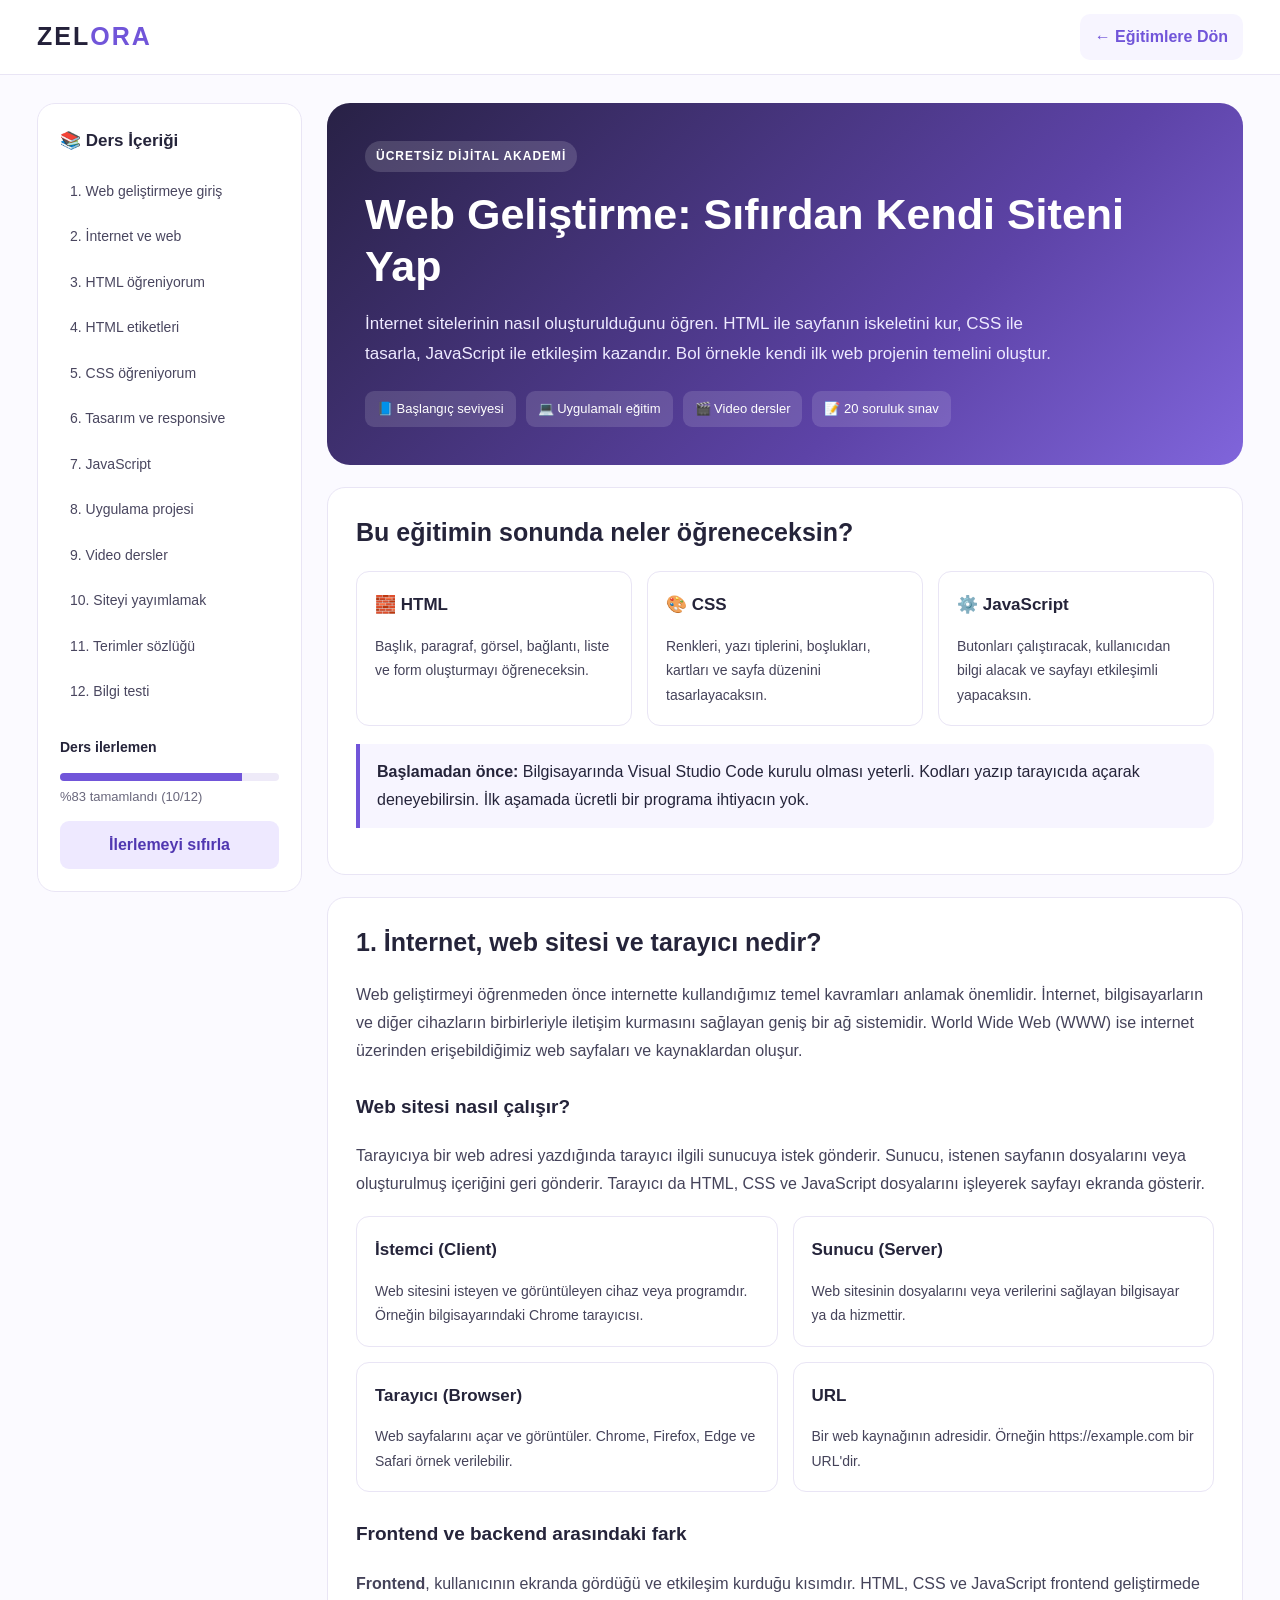
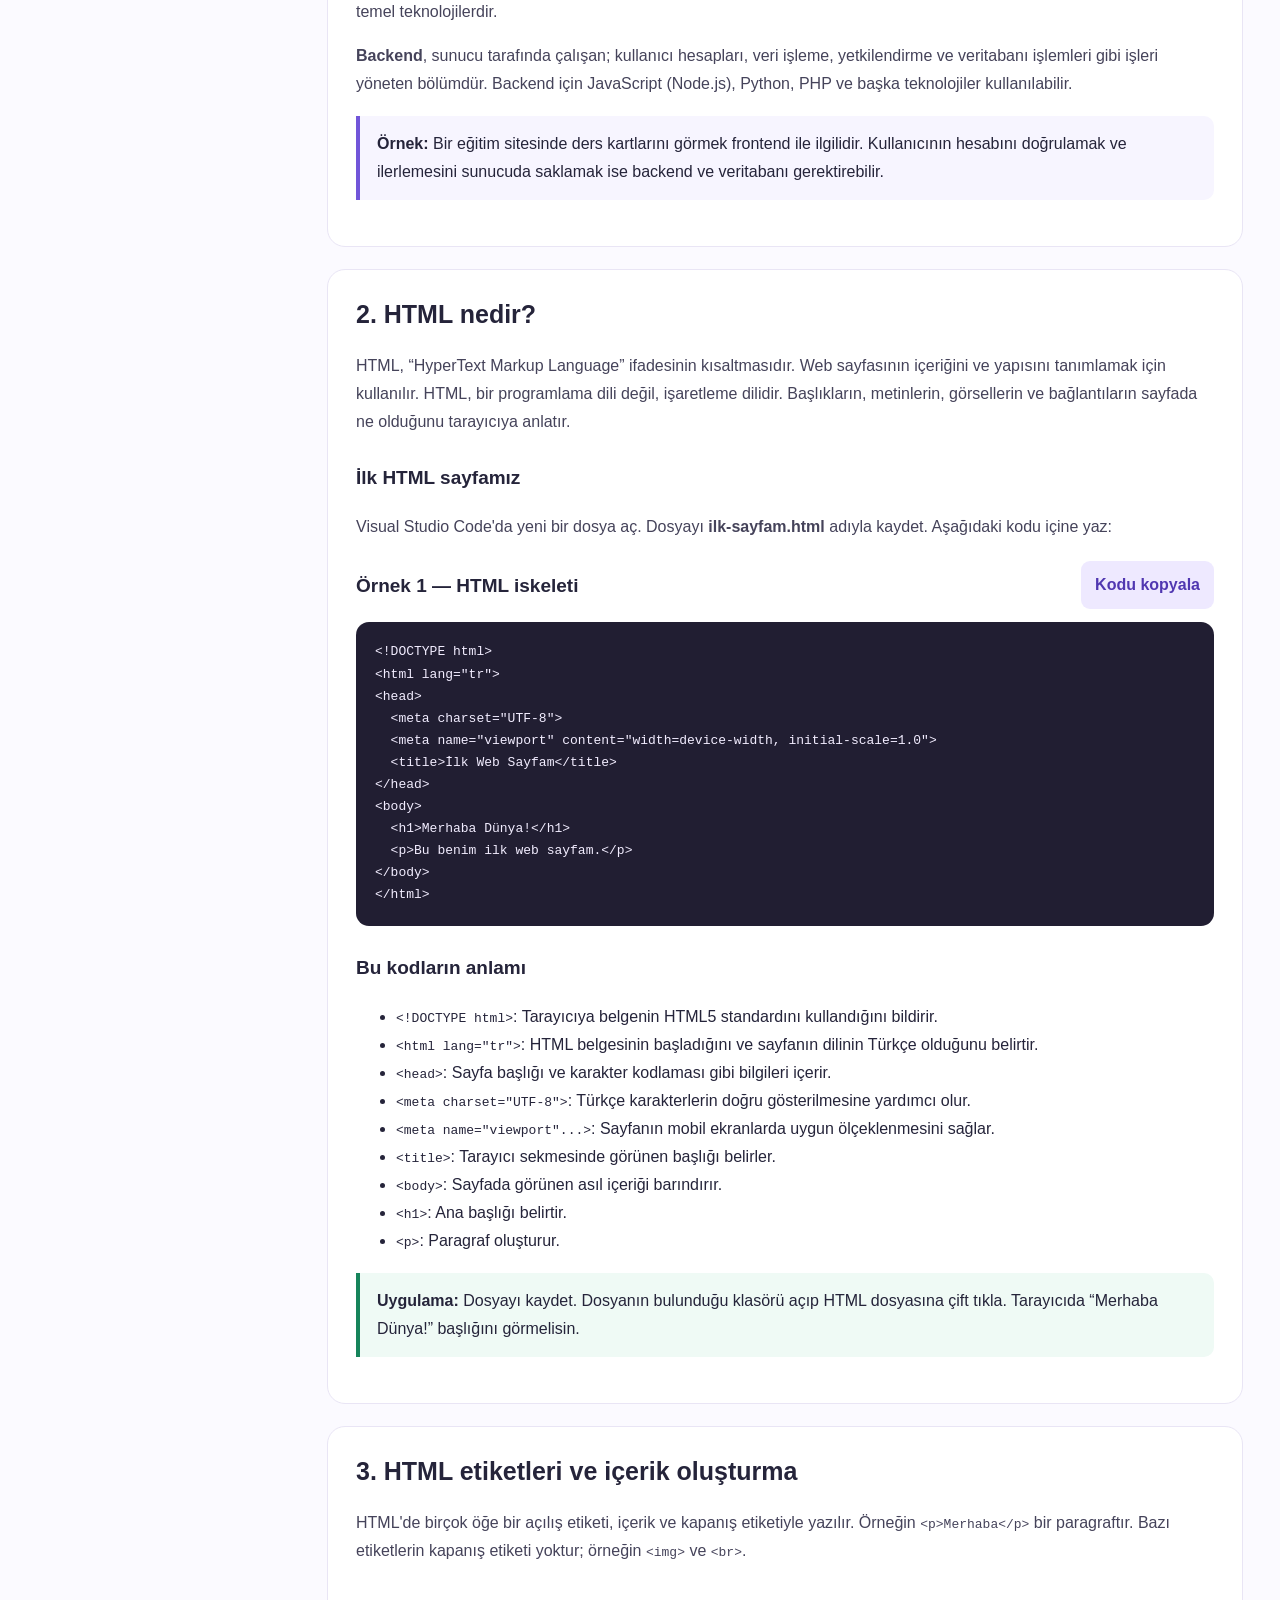
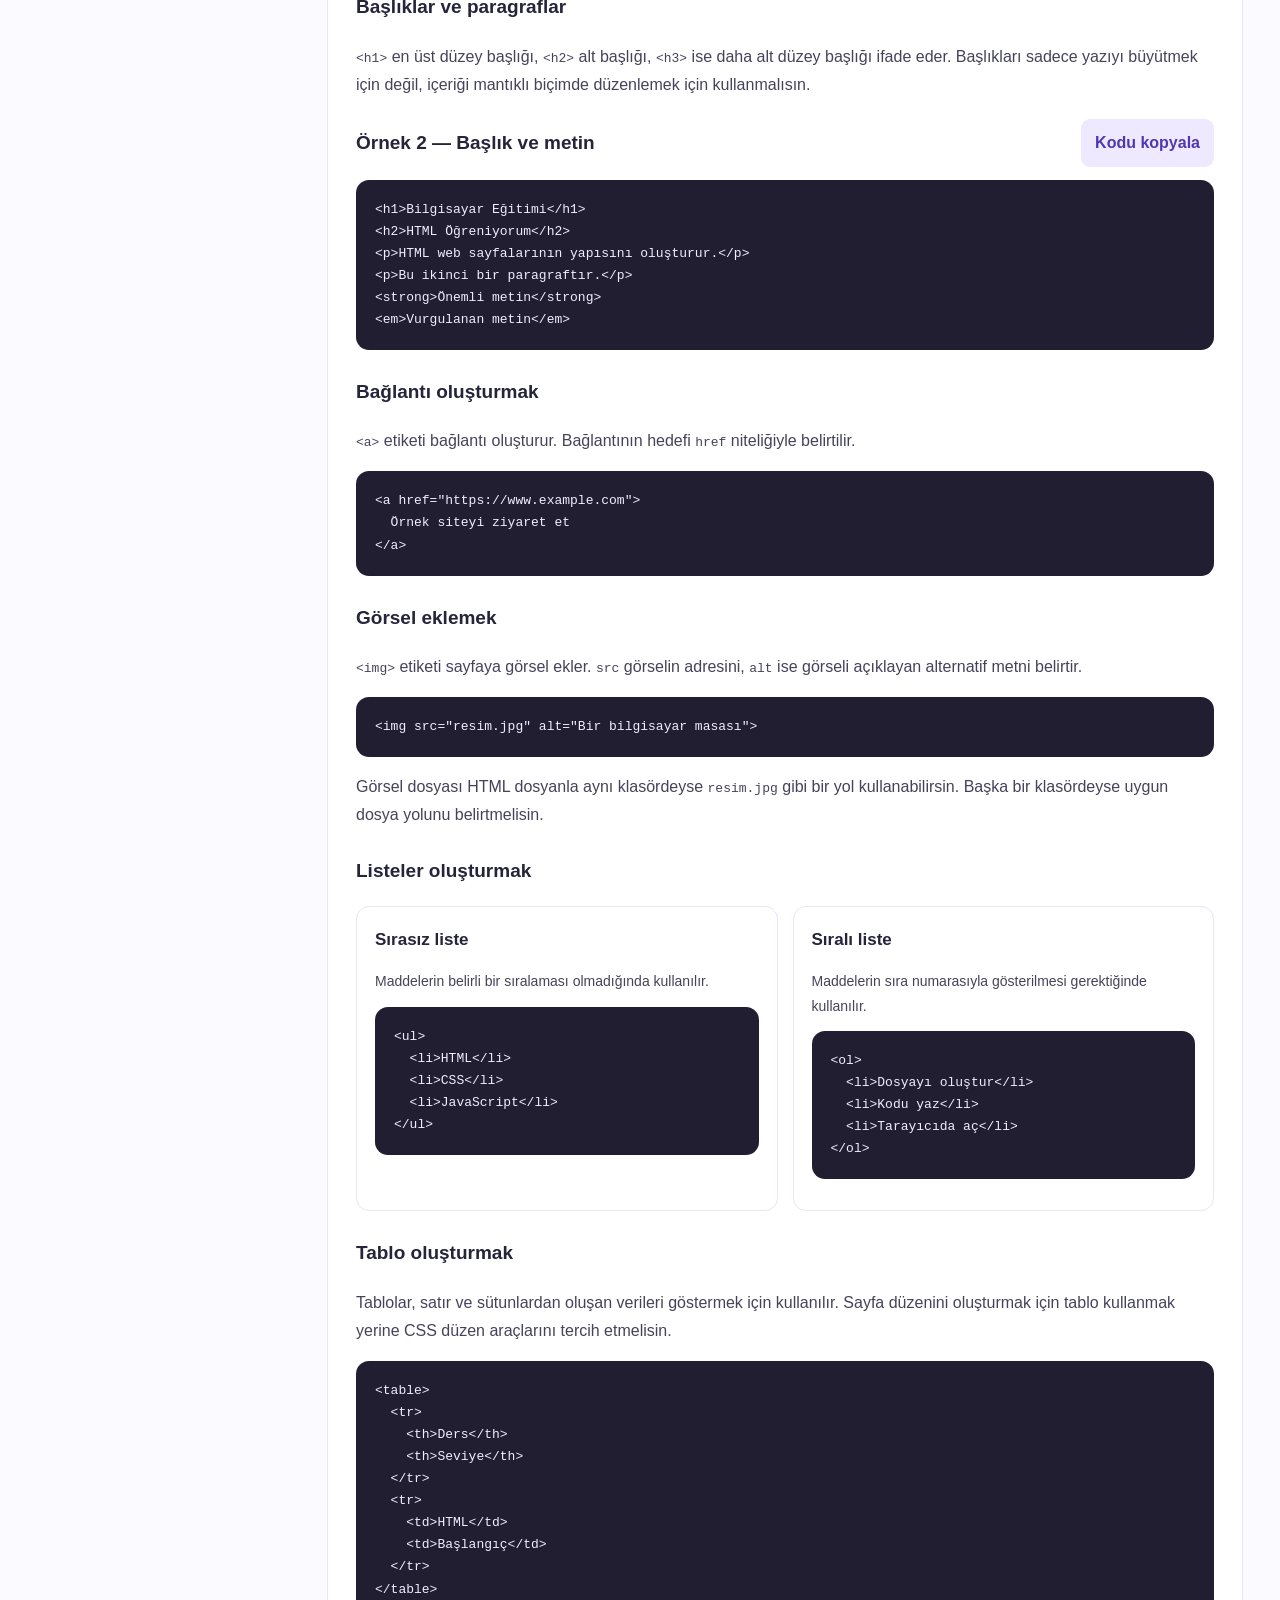
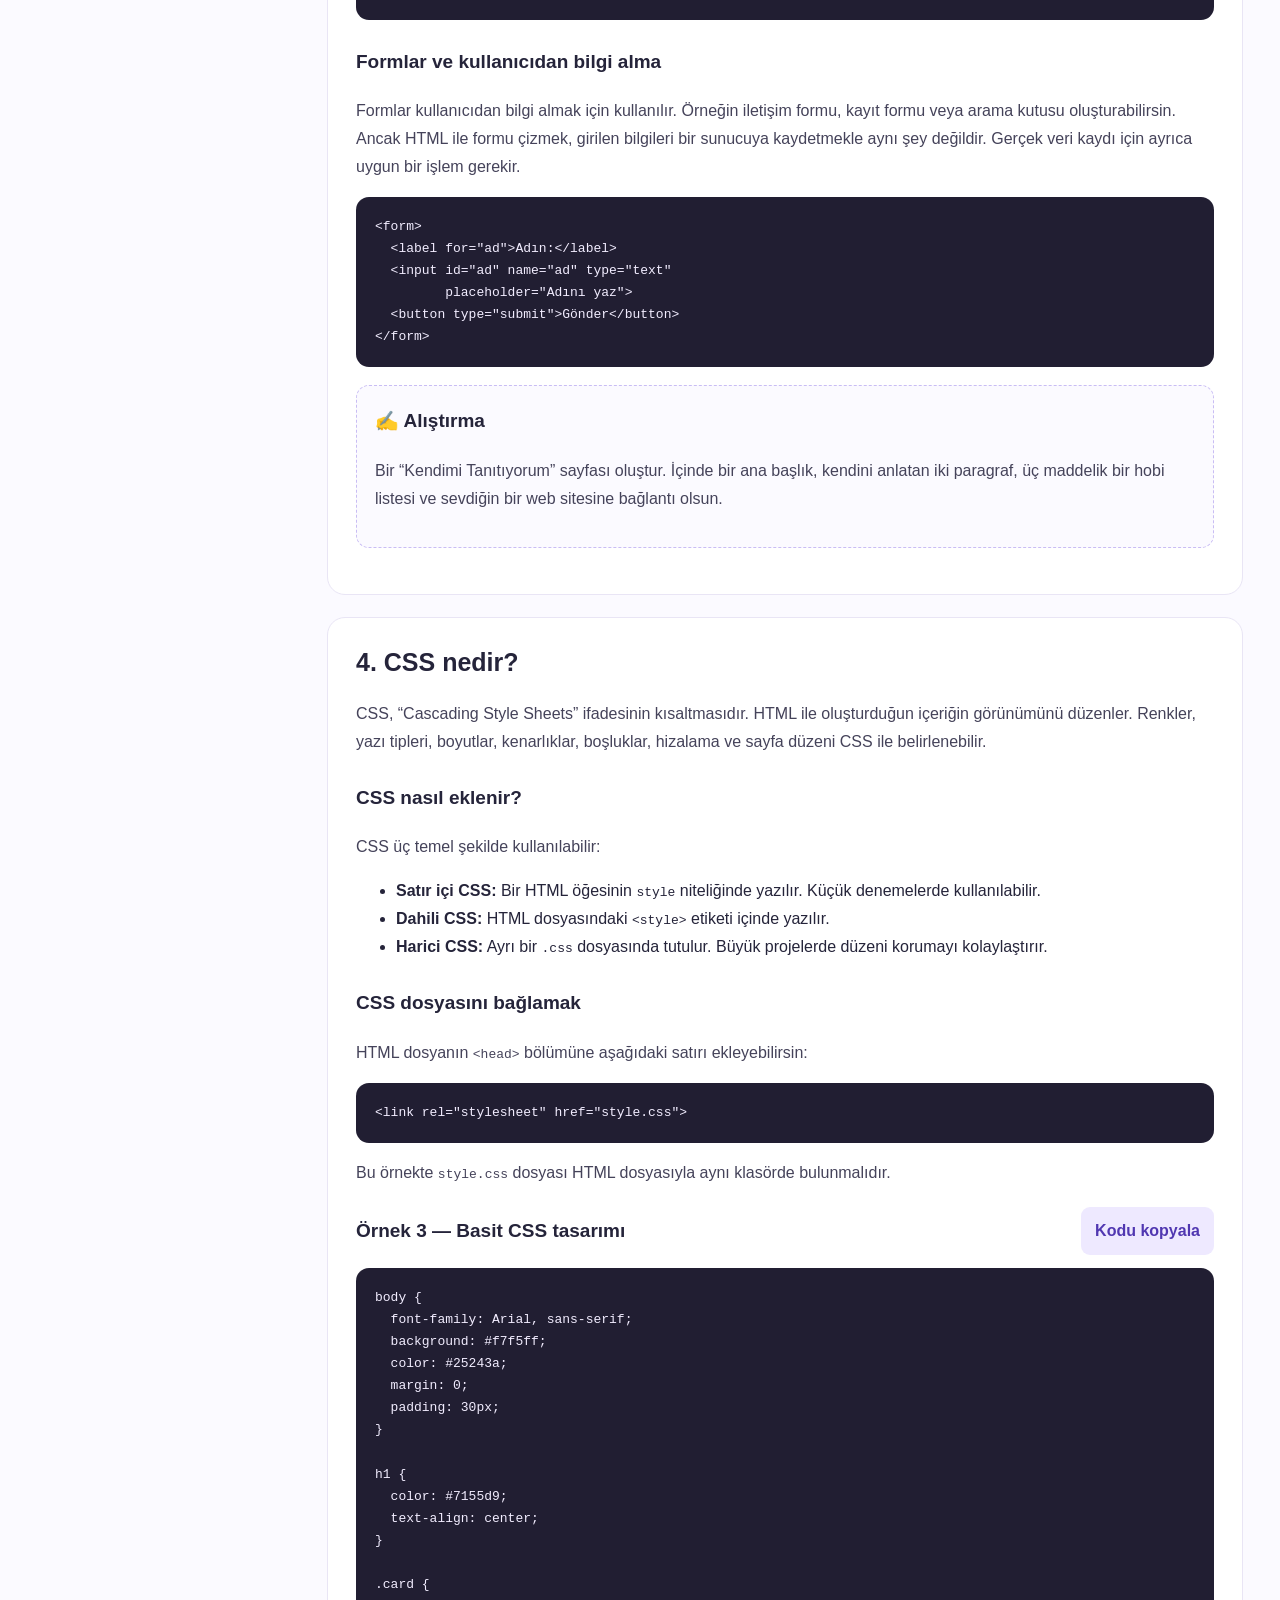
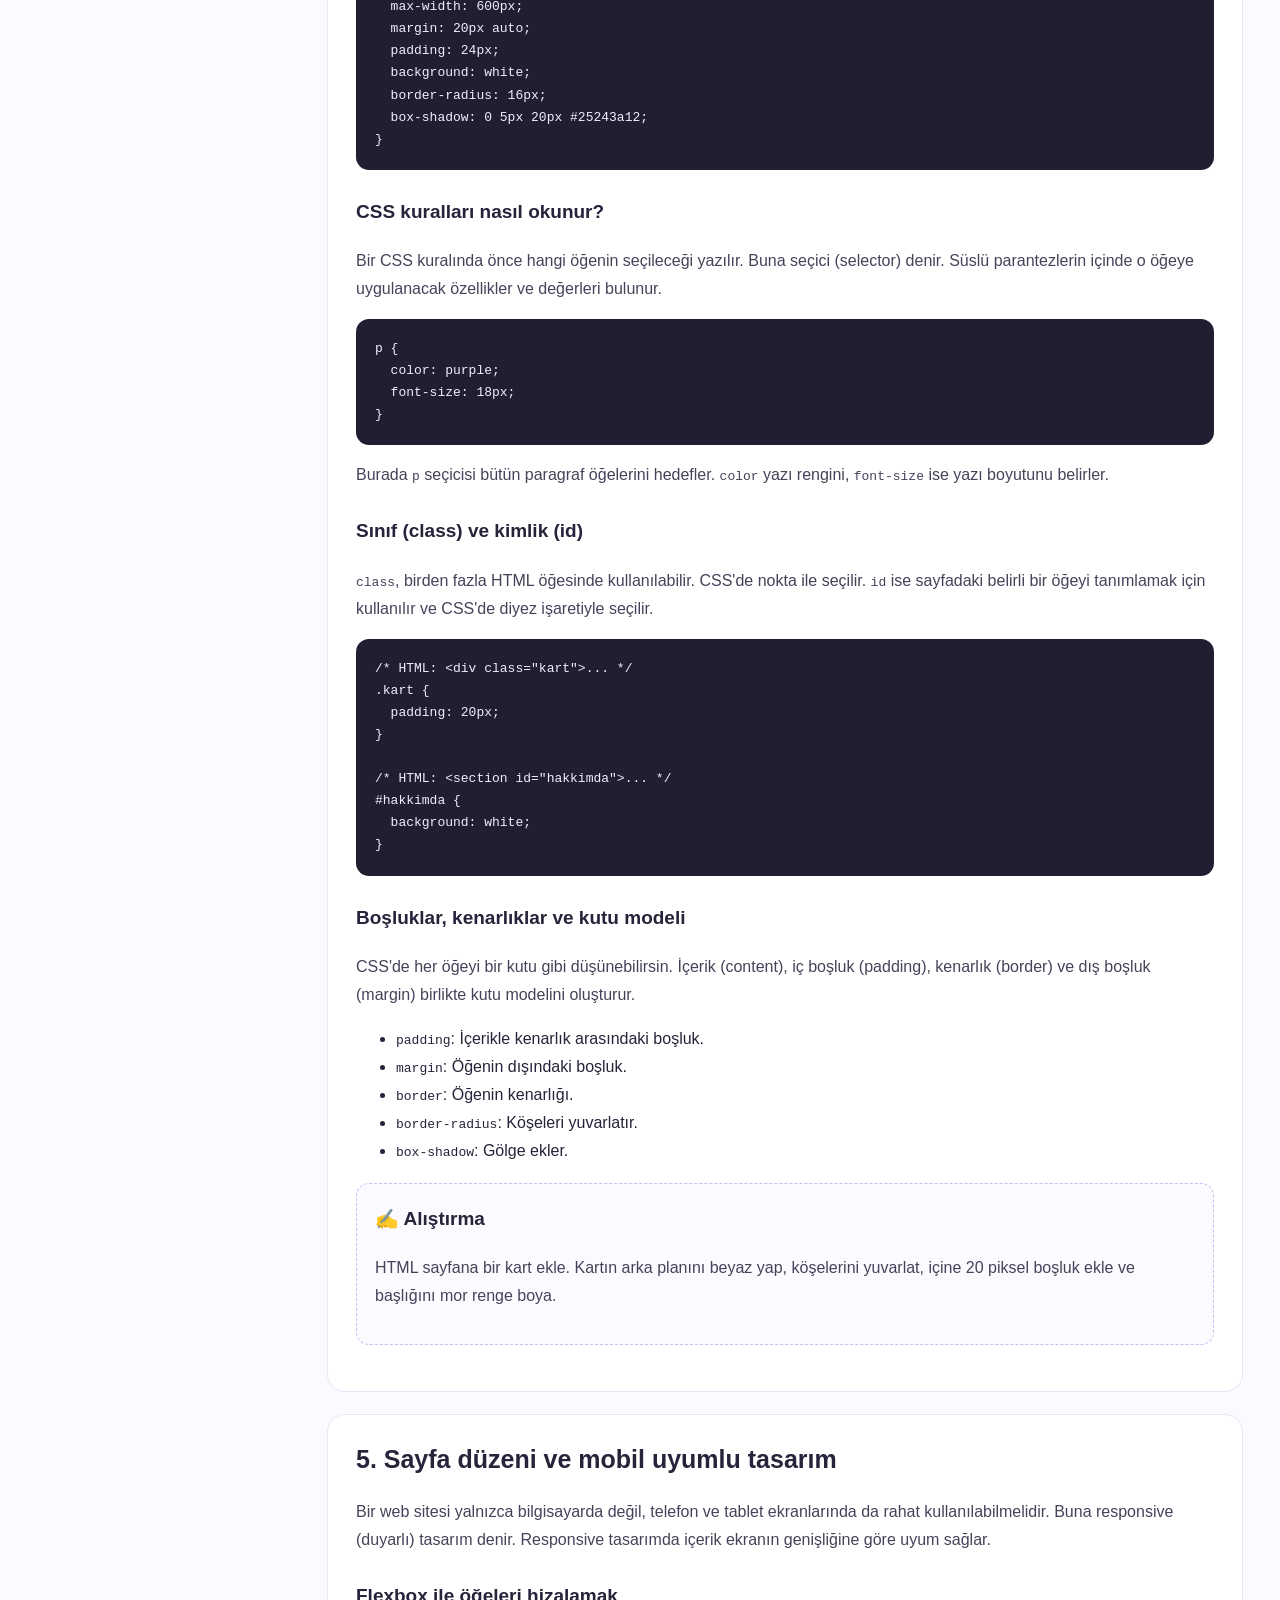
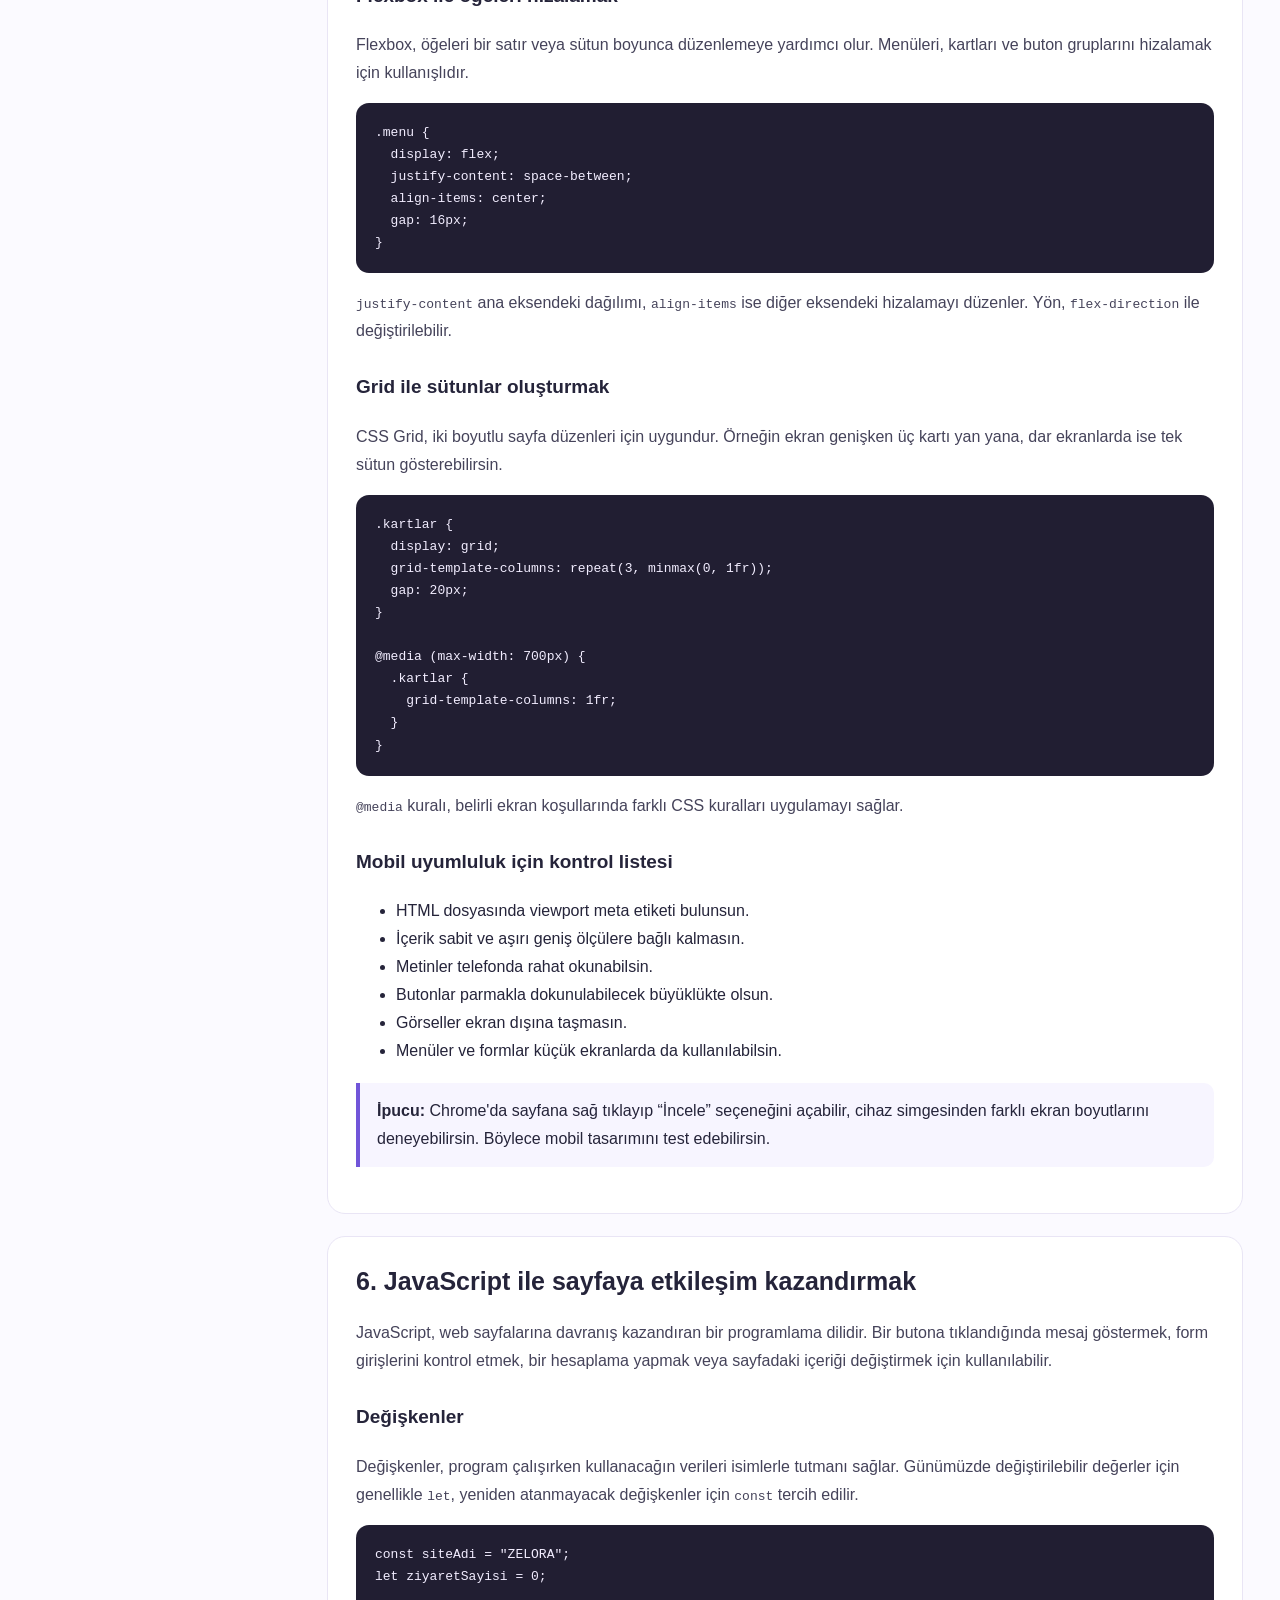
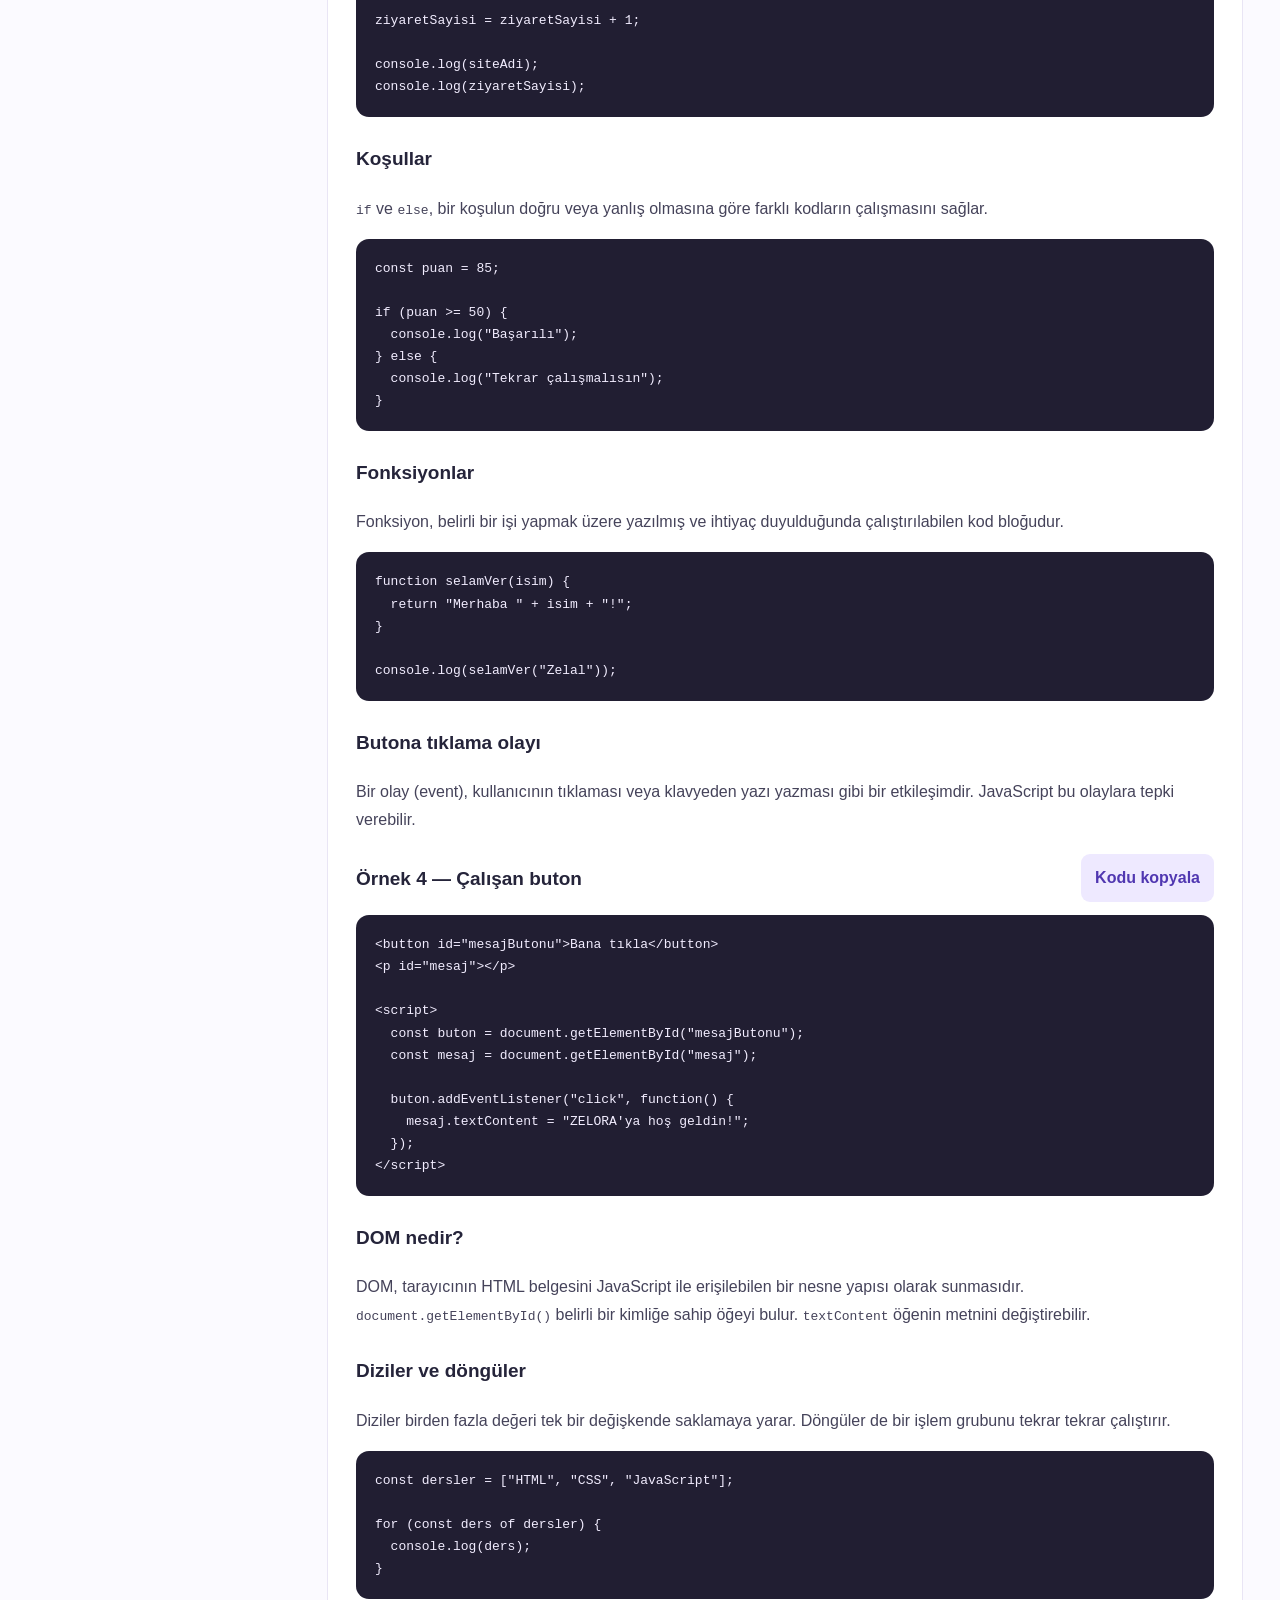
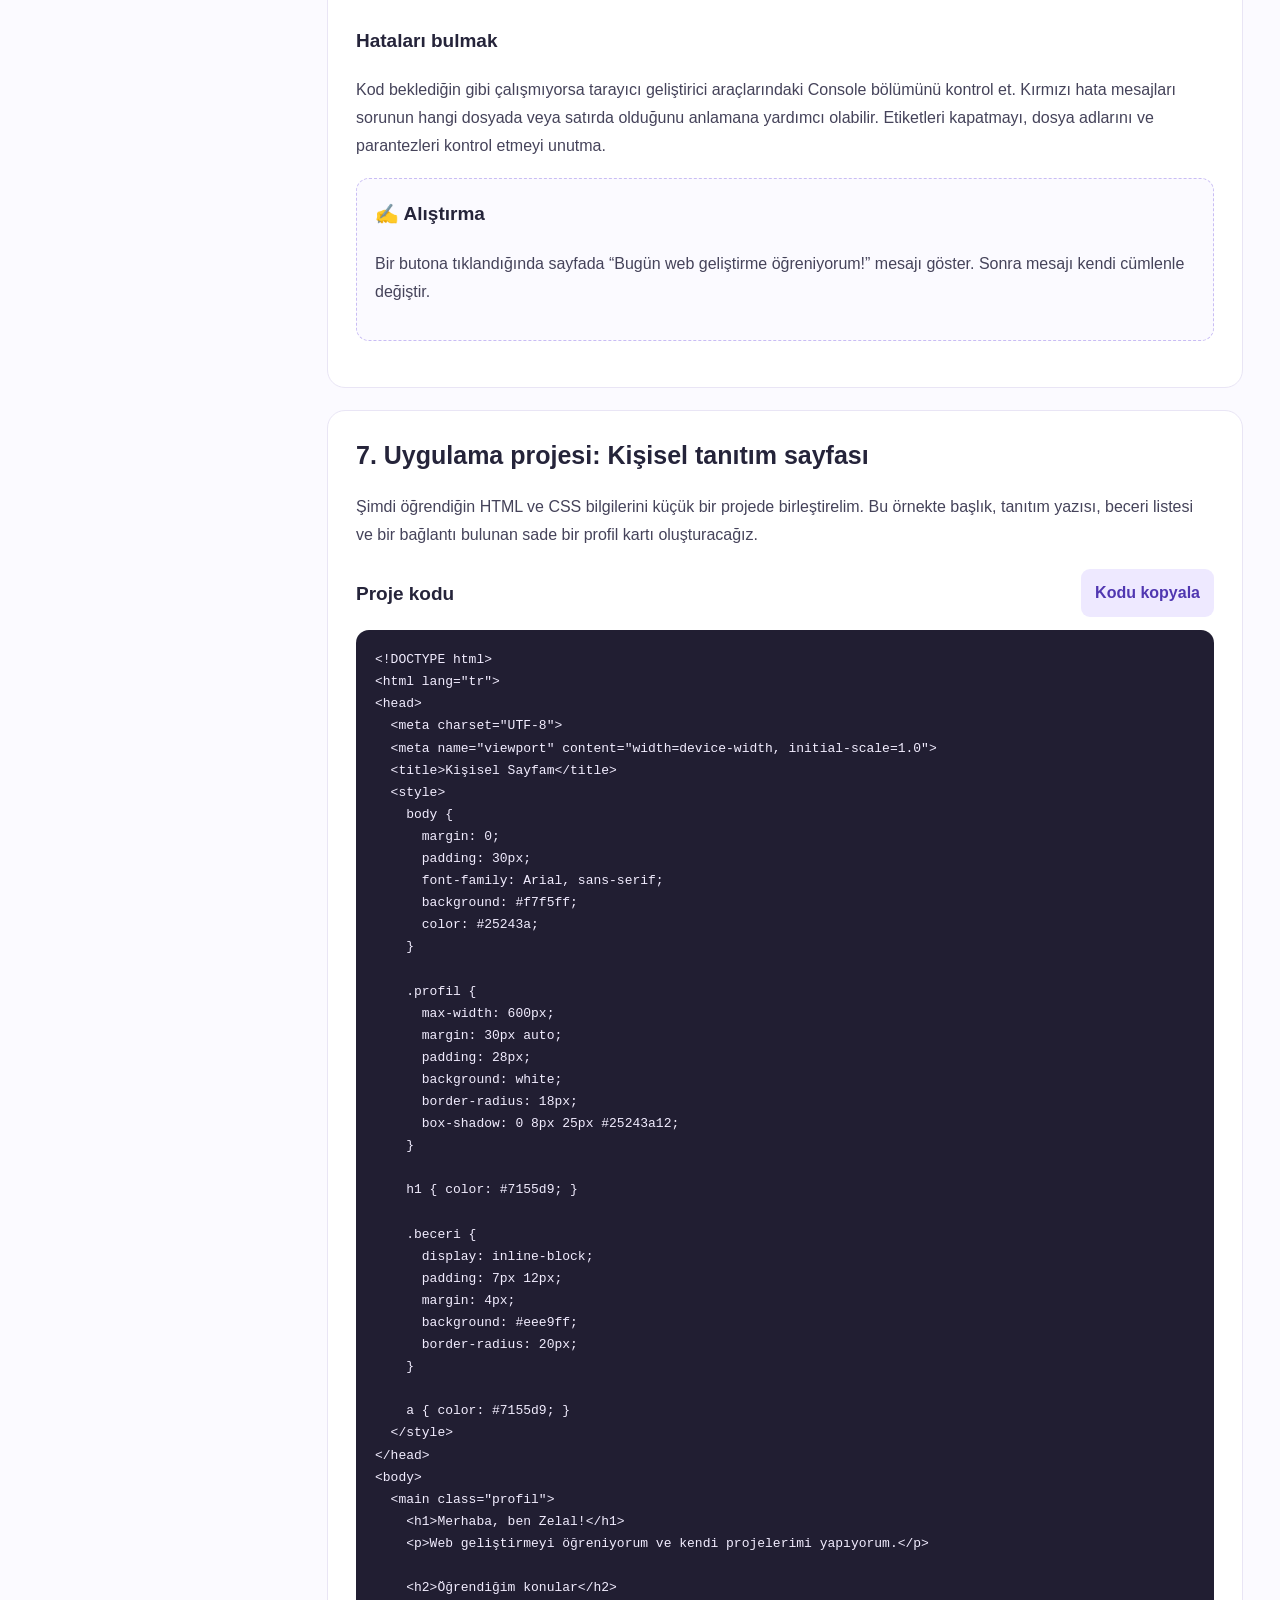
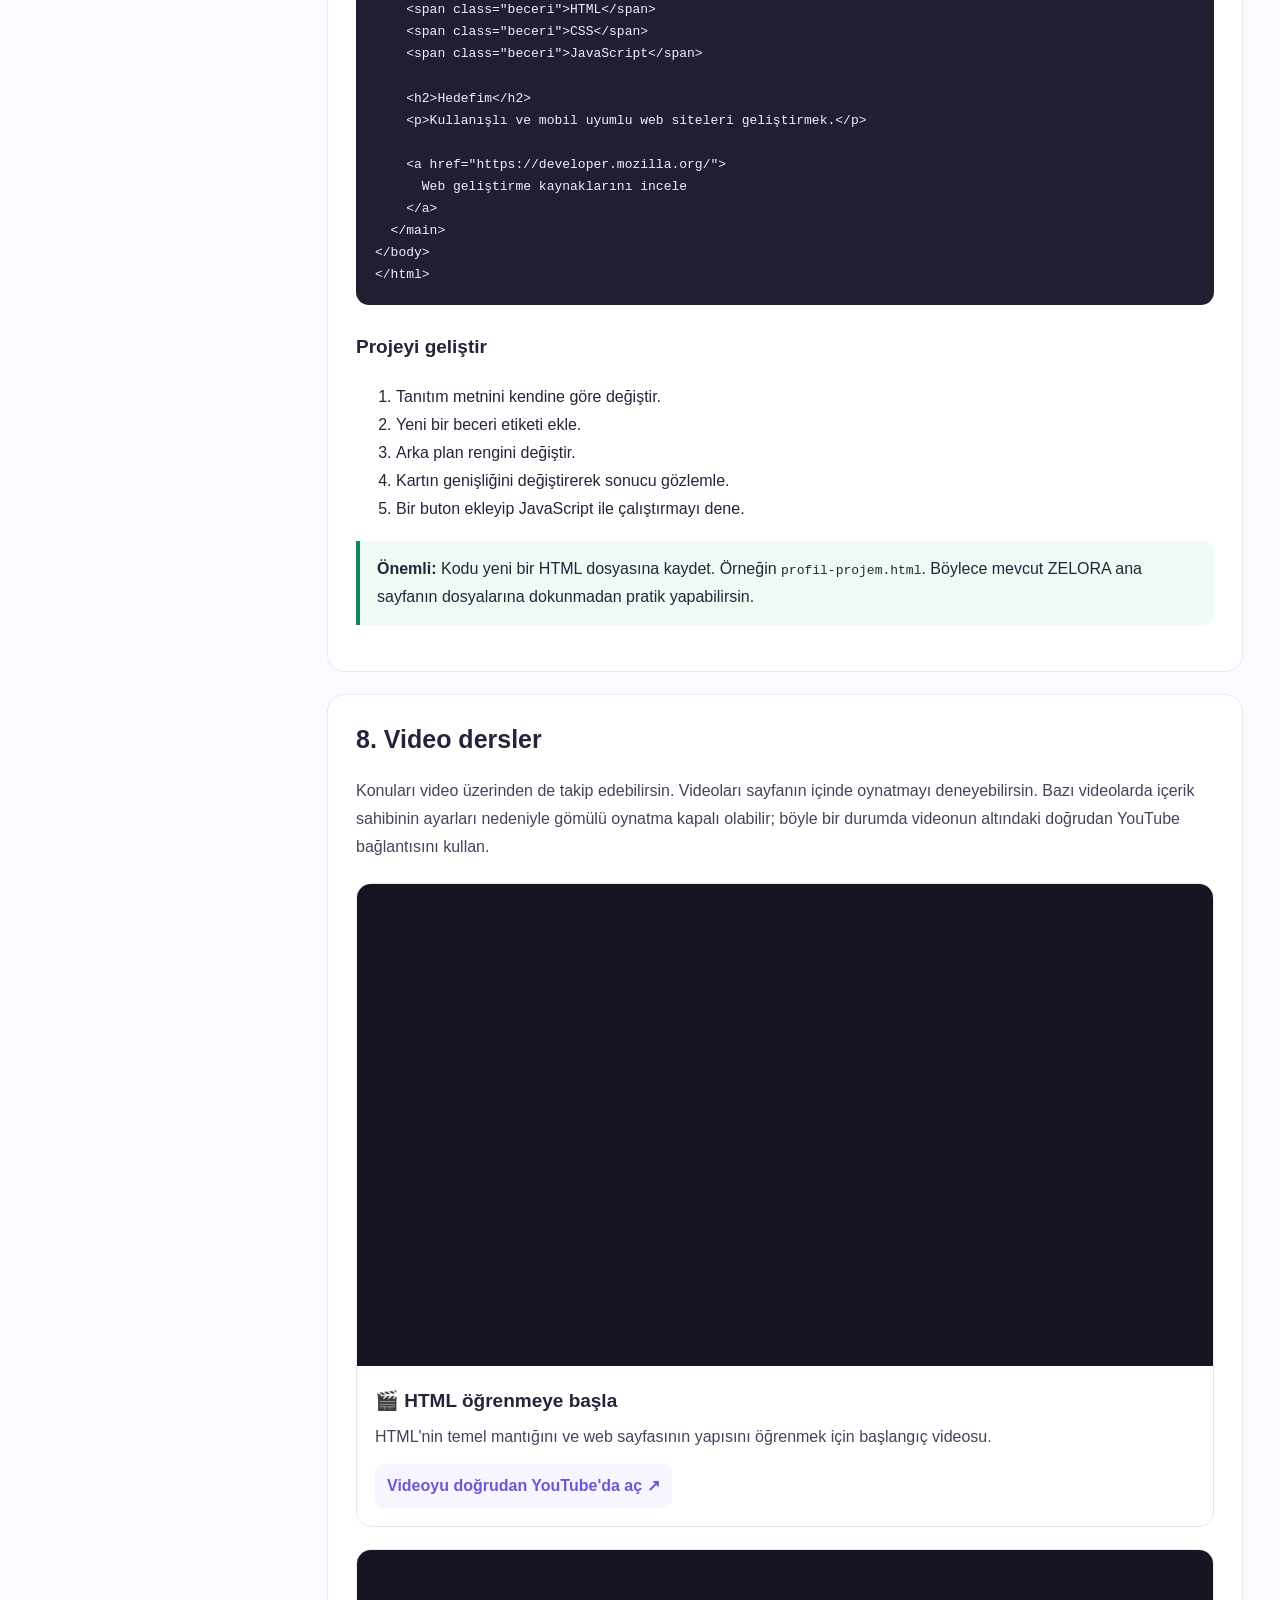
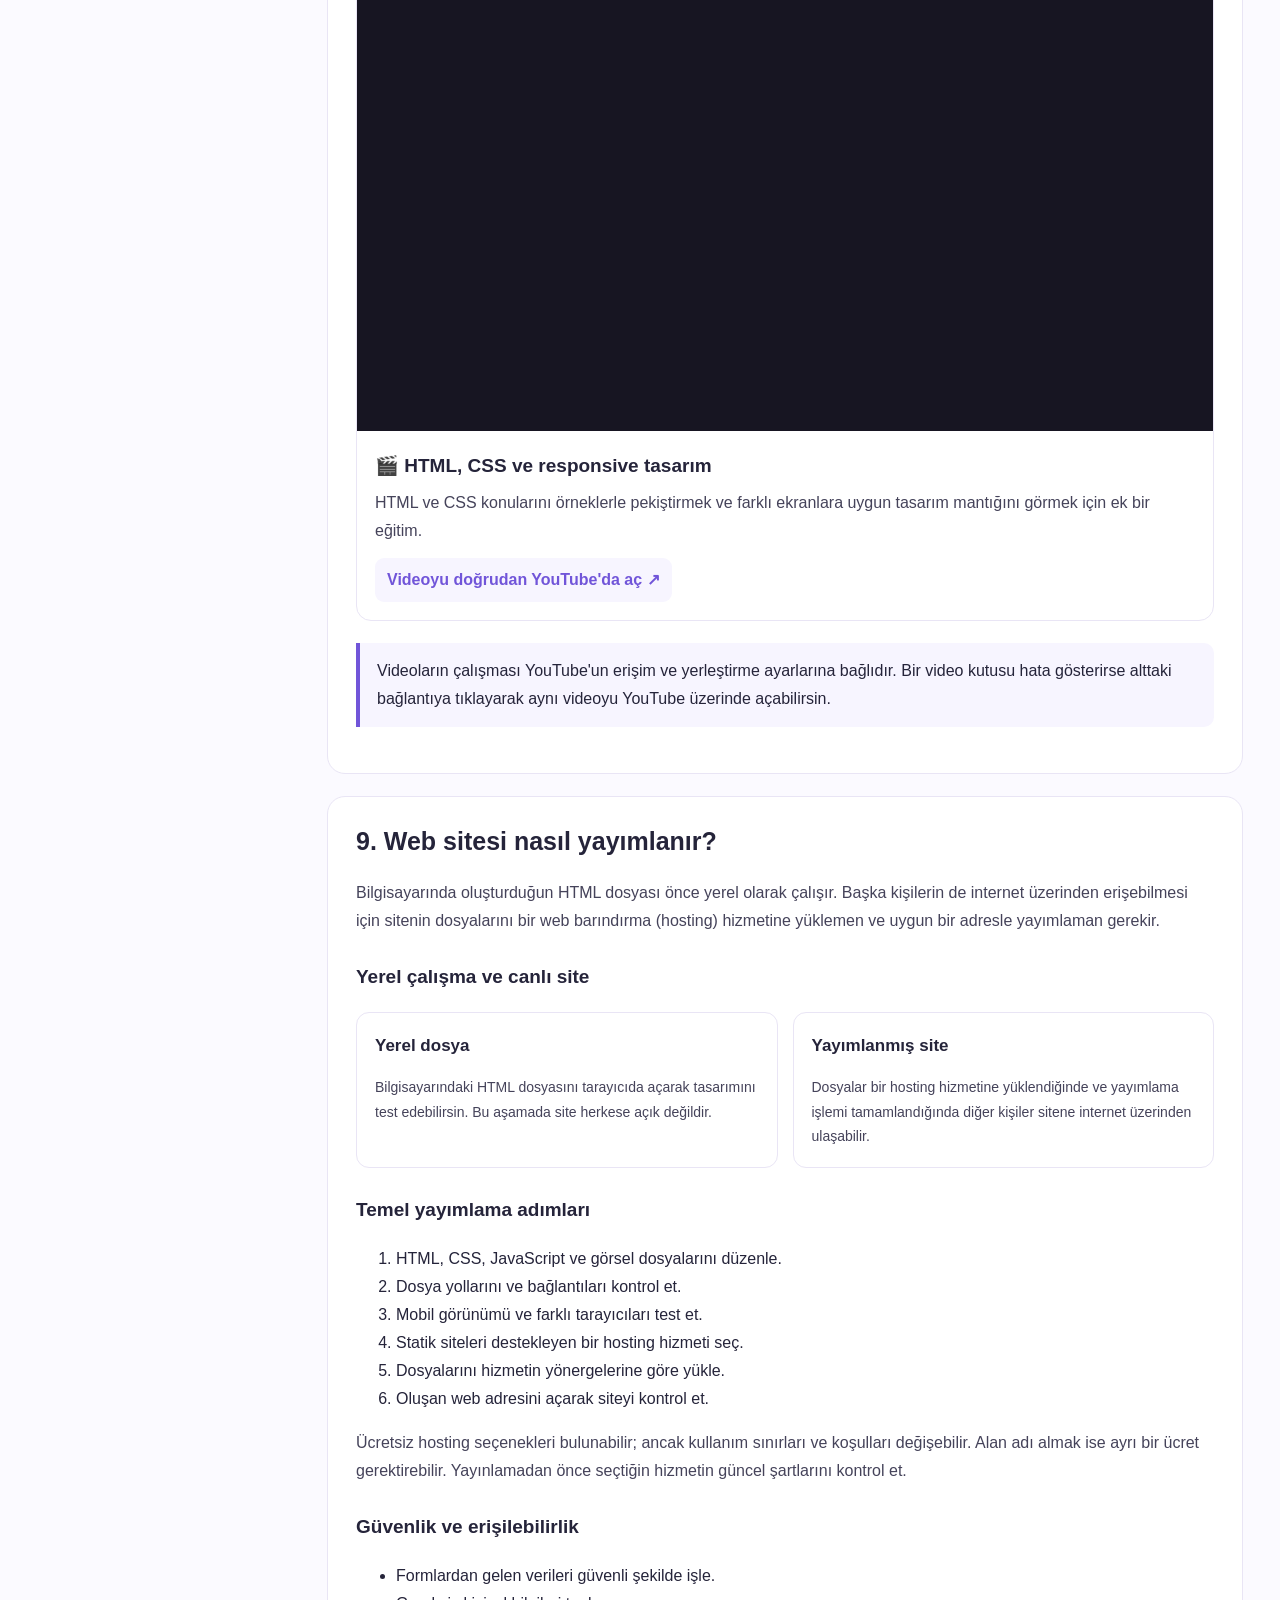
<file: web-gelistirme.html>
<!DOCTYPE html>
<html lang="tr">
<head>
<meta charset="UTF-8">
<meta name="viewport" content="width=device-width, initial-scale=1.0">
<title>Web Geliştirme Eğitimi | ZELORA</title>
<style>
:root {
  --primary: #7155d9;
  --primary-dark: #5037b1;
  --light: #f7f5ff;
  --text: #25243a;
  --muted: #69677c;
  --border: #e9e5f5;
  --white: #ffffff;
  --green: #16845b;
}
* { box-sizing: border-box; }
html { scroll-behavior: smooth; scroll-padding-top: 90px; }
body {
  margin: 0;
  font-family: Arial, Helvetica, sans-serif;
  background: #fbfaff;
  color: var(--text);
  line-height: 1.75;
}
a { color: var(--primary); }
button { font: inherit; cursor: pointer; }
.topbar {
  position: sticky;
  top: 0;
  z-index: 100;
  background: rgba(255,255,255,.96);
  border-bottom: 1px solid var(--border);
  backdrop-filter: blur(12px);
}
.topbar-inner {
  max-width: 1250px;
  margin: auto;
  padding: 14px 22px;
  display: flex;
  justify-content: space-between;
  align-items: center;
  gap: 16px;
}
.logo {
  font-size: 25px;
  font-weight: 900;
  letter-spacing: 2px;
  color: #24213a;
  text-decoration: none;
}
.logo span { color: var(--primary); }
.back-link {
  display: inline-block;
  padding: 9px 15px;
  border-radius: 10px;
  text-decoration: none;
  background: var(--light);
  font-weight: 700;
}
.layout {
  max-width: 1250px;
  margin: 28px auto;
  padding: 0 22px;
  display: grid;
  grid-template-columns: 265px minmax(0, 1fr);
  gap: 25px;
  align-items: start;
}
.sidebar {
  position: sticky;
  top: 88px;
  padding: 22px;
  background: white;
  border: 1px solid var(--border);
  border-radius: 18px;
}
.sidebar h3 { margin: 0 0 14px; font-size: 17px; }
.sidebar a {
  display: block;
  padding: 9px 10px;
  margin: 3px 0;
  color: #49465f;
  text-decoration: none;
  border-radius: 9px;
  font-size: 14px;
}
.sidebar a:hover { background: var(--light); color: var(--primary); }
.progress-track {
  height: 8px;
  background: #eeeaf8;
  border-radius: 20px;
  overflow: hidden;
  margin: 12px 0 5px;
}
.progress-bar {
  height: 100%;
  width: 0%;
  background: var(--primary);
  transition: width .25s;
}
.small { color: var(--muted); font-size: 13px; }
.content { min-width: 0; }
.hero {
  padding: 38px;
  border-radius: 23px;
  background: linear-gradient(135deg, #282145, #5d43a7 65%, #8065db);
  color: white;
  margin-bottom: 22px;
}
.eyebrow {
  display: inline-block;
  padding: 5px 11px;
  background: rgba(255,255,255,.15);
  border-radius: 30px;
  font-size: 12px;
  font-weight: 700;
  letter-spacing: 1px;
}
.hero h1 { font-size: clamp(29px, 4vw, 43px); line-height: 1.2; margin: 17px 0; }
.hero p { max-width: 690px; color: #eeeaff; }
.hero-stats { display: flex; flex-wrap: wrap; gap: 10px; margin-top: 22px; }
.hero-stats span {
  padding: 7px 12px;
  background: rgba(255,255,255,.13);
  border-radius: 9px;
  font-size: 13px;
}
.section {
  background: white;
  border: 1px solid var(--border);
  border-radius: 18px;
  padding: 28px;
  margin-bottom: 22px;
  scroll-margin-top: 90px;
}
.section h2 { margin-top: 0; font-size: 25px; line-height: 1.35; }
.section h3 { margin-top: 25px; font-size: 19px; }
.section p { color: #45435a; }
.lead { font-size: 17px; }
.callout {
  border-left: 4px solid var(--primary);
  background: var(--light);
  padding: 14px 17px;
  border-radius: 0 10px 10px 0;
  margin: 18px 0;
}
.success {
  border-left-color: var(--green);
  background: #effaf5;
}
.grid-2, .grid-3 {
  display: grid;
  gap: 15px;
  margin: 18px 0;
}
.grid-2 { grid-template-columns: repeat(2, minmax(0,1fr)); }
.grid-3 { grid-template-columns: repeat(3, minmax(0,1fr)); }
.info-card {
  padding: 18px;
  border: 1px solid var(--border);
  border-radius: 13px;
  background: #fff;
}
.info-card h3 { margin: 0 0 7px; font-size: 17px; }
.info-card p { margin-bottom: 0; font-size: 14px; }
pre {
  overflow-x: auto;
  background: #211e32;
  color: #f2edff;
  padding: 19px;
  border-radius: 13px;
  line-height: 1.7;
  font-size: 13px;
  white-space: pre;
}
.code-head {
  display: flex;
  align-items: center;
  justify-content: space-between;
  gap: 10px;
  margin-top: 20px;
}
.code-head h3 { margin: 0; }
.copy-btn, .primary-btn, .secondary-btn {
  border: 0;
  border-radius: 9px;
  padding: 10px 14px;
  font-weight: 700;
}
.copy-btn, .secondary-btn { background: #eee9ff; color: #5037b1; }
.primary-btn { background: var(--primary); color: white; }
.primary-btn:hover { background: var(--primary-dark); }
.video-card {
  border: 1px solid var(--border);
  border-radius: 15px;
  overflow: hidden;
  margin: 22px 0;
}
.video-frame {
  width: 100%;
  aspect-ratio: 16 / 9;
  background: #171522;
}
.video-frame iframe { width: 100%; height: 100%; border: 0; display: block; }
.video-info { padding: 18px; }
.video-info h3 { margin: 0 0 6px; }
.video-info p { margin: 6px 0 13px; }
.video-link {
  display: inline-block;
  background: var(--light);
  padding: 8px 12px;
  border-radius: 9px;
  text-decoration: none;
  font-weight: 700;
}
.task {
  background: #fbfaff;
  border: 1px dashed #c9bdf4;
  padding: 18px;
  border-radius: 13px;
  margin: 18px 0;
}
.task h3 { margin-top: 0; }
.quiz-question {
  border: 1px solid var(--border);
  padding: 18px;
  border-radius: 13px;
  margin: 15px 0;
}
.quiz-question p { font-weight: 700; margin-top: 0; }
.option {
  display: block;
  padding: 8px 10px;
  margin: 6px 0;
  border-radius: 8px;
  background: #faf9fe;
  cursor: pointer;
}
.option:hover { background: #f0ebff; }
.option input { margin-right: 8px; }
#quizResult {
  display: none;
  margin-top: 20px;
  padding: 20px;
  border-radius: 13px;
  background: var(--light);
}
.glossary dt { font-weight: 800; margin-top: 14px; }
.glossary dd { color: var(--muted); margin-left: 0; }
.footer {
  text-align: center;
  padding: 25px;
  color: var(--muted);
  font-size: 13px;
}
@media(max-width: 900px) {
  .layout { grid-template-columns: 1fr; }
  .sidebar { position: static; }
  .sidebar nav {
    display: grid;
    grid-template-columns: repeat(2, minmax(0,1fr));
    gap: 2px;
  }
}
@media(max-width: 600px) {
  .layout { padding: 0 12px; margin-top: 15px; }
  .topbar-inner { padding: 12px; }
  .logo { font-size: 21px; }
  .back-link { font-size: 12px; padding: 8px 10px; }
  .hero { padding: 25px 20px; }
  .section { padding: 20px 16px; }
  .grid-2, .grid-3 { grid-template-columns: 1fr; }
  .sidebar { padding: 16px; }
}
</style>
</head>
<body>

<header class="topbar">
  <div class="topbar-inner">
    <a class="logo" href="index.html">ZEL<span>ORA</span></a>
    <a class="back-link" href="index.html">← Eğitimlere Dön</a>
  </div>
</header>

<div class="layout">
  <aside class="sidebar">
    <h3>📚 Ders İçeriği</h3>
    <nav>
      <a href="#baslangic">1. Web geliştirmeye giriş</a>
      <a href="#internet">2. İnternet ve web</a>
      <a href="#html">3. HTML öğreniyorum</a>
      <a href="#html-etiketleri">4. HTML etiketleri</a>
      <a href="#css">5. CSS öğreniyorum</a>
      <a href="#tasarim">6. Tasarım ve responsive</a>
      <a href="#javascript">7. JavaScript</a>
      <a href="#proje">8. Uygulama projesi</a>
      <a href="#video">9. Video dersler</a>
      <a href="#yayina">10. Siteyi yayımlamak</a>
      <a href="#sozluk">11. Terimler sözlüğü</a>
      <a href="#sinav">12. Bilgi testi</a>
    </nav>
    <div style="margin-top:20px">
      <strong style="font-size:14px">Ders ilerlemen</strong>
      <div class="progress-track"><div class="progress-bar" id="progressBar"></div></div>
      <div class="small" id="progressText">%0 tamamlandı</div>
      <button class="secondary-btn" style="width:100%;margin-top:12px" onclick="resetProgress()">İlerlemeyi sıfırla</button>
    </div>
  </aside>

  <main class="content">
    <section class="hero" id="baslangic">
      <span class="eyebrow">ÜCRETSİZ DİJİTAL AKADEMİ</span>
      <h1>Web Geliştirme: Sıfırdan Kendi Siteni Yap</h1>
      <p class="lead">İnternet sitelerinin nasıl oluşturulduğunu öğren. HTML ile sayfanın iskeletini kur, CSS ile tasarla, JavaScript ile etkileşim kazandır. Bol örnekle kendi ilk web projenin temelini oluştur.</p>
      <div class="hero-stats">
        <span>📘 Başlangıç seviyesi</span>
        <span>💻 Uygulamalı eğitim</span>
        <span>🎬 Video dersler</span>
        <span>📝 20 soruluk sınav</span>
      </div>
    </section>

    <section class="section">
      <h2>Bu eğitimin sonunda neler öğreneceksin?</h2>
      <div class="grid-3">
        <div class="info-card">
          <h3>🧱 HTML</h3>
          <p>Başlık, paragraf, görsel, bağlantı, liste ve form oluşturmayı öğreneceksin.</p>
        </div>
        <div class="info-card">
          <h3>🎨 CSS</h3>
          <p>Renkleri, yazı tiplerini, boşlukları, kartları ve sayfa düzenini tasarlayacaksın.</p>
        </div>
        <div class="info-card">
          <h3>⚙️ JavaScript</h3>
          <p>Butonları çalıştıracak, kullanıcıdan bilgi alacak ve sayfayı etkileşimli yapacaksın.</p>
        </div>
      </div>
      <div class="callout">
        <strong>Başlamadan önce:</strong> Bilgisayarında Visual Studio Code kurulu olması yeterli. Kodları yazıp tarayıcıda açarak deneyebilirsin. İlk aşamada ücretli bir programa ihtiyacın yok.
      </div>
    </section>

    <section class="section" id="internet">
      <h2>1. İnternet, web sitesi ve tarayıcı nedir?</h2>
      <p>Web geliştirmeyi öğrenmeden önce internette kullandığımız temel kavramları anlamak önemlidir. İnternet, bilgisayarların ve diğer cihazların birbirleriyle iletişim kurmasını sağlayan geniş bir ağ sistemidir. World Wide Web (WWW) ise internet üzerinden erişebildiğimiz web sayfaları ve kaynaklardan oluşur.</p>

      <h3>Web sitesi nasıl çalışır?</h3>
      <p>Tarayıcıya bir web adresi yazdığında tarayıcı ilgili sunucuya istek gönderir. Sunucu, istenen sayfanın dosyalarını veya oluşturulmuş içeriğini geri gönderir. Tarayıcı da HTML, CSS ve JavaScript dosyalarını işleyerek sayfayı ekranda gösterir.</p>

      <div class="grid-2">
        <div class="info-card">
          <h3>İstemci (Client)</h3>
          <p>Web sitesini isteyen ve görüntüleyen cihaz veya programdır. Örneğin bilgisayarındaki Chrome tarayıcısı.</p>
        </div>
        <div class="info-card">
          <h3>Sunucu (Server)</h3>
          <p>Web sitesinin dosyalarını veya verilerini sağlayan bilgisayar ya da hizmettir.</p>
        </div>
        <div class="info-card">
          <h3>Tarayıcı (Browser)</h3>
          <p>Web sayfalarını açar ve görüntüler. Chrome, Firefox, Edge ve Safari örnek verilebilir.</p>
        </div>
        <div class="info-card">
          <h3>URL</h3>
          <p>Bir web kaynağının adresidir. Örneğin https://example.com bir URL'dir.</p>
        </div>
      </div>

      <h3>Frontend ve backend arasındaki fark</h3>
      <p><strong>Frontend</strong>, kullanıcının ekranda gördüğü ve etkileşim kurduğu kısımdır. HTML, CSS ve JavaScript frontend geliştirmede temel teknolojilerdir.</p>
      <p><strong>Backend</strong>, sunucu tarafında çalışan; kullanıcı hesapları, veri işleme, yetkilendirme ve veritabanı işlemleri gibi işleri yöneten bölümdür. Backend için JavaScript (Node.js), Python, PHP ve başka teknolojiler kullanılabilir.</p>
      <div class="callout">
        <strong>Örnek:</strong> Bir eğitim sitesinde ders kartlarını görmek frontend ile ilgilidir. Kullanıcının hesabını doğrulamak ve ilerlemesini sunucuda saklamak ise backend ve veritabanı gerektirebilir.
      </div>
    </section>

    <section class="section" id="html">
      <h2>2. HTML nedir?</h2>
      <p>HTML, “HyperText Markup Language” ifadesinin kısaltmasıdır. Web sayfasının içeriğini ve yapısını tanımlamak için kullanılır. HTML, bir programlama dili değil, işaretleme dilidir. Başlıkların, metinlerin, görsellerin ve bağlantıların sayfada ne olduğunu tarayıcıya anlatır.</p>

      <h3>İlk HTML sayfamız</h3>
      <p>Visual Studio Code'da yeni bir dosya aç. Dosyayı <strong>ilk-sayfam.html</strong> adıyla kaydet. Aşağıdaki kodu içine yaz:</p>

      <div class="code-head">
        <h3>Örnek 1 — HTML iskeleti</h3>
        <button class="copy-btn" onclick="copyCode('code1')">Kodu kopyala</button>
      </div>
      <pre id="code1"><code>&lt;!DOCTYPE html&gt;
&lt;html lang="tr"&gt;
&lt;head&gt;
  &lt;meta charset="UTF-8"&gt;
  &lt;meta name="viewport" content="width=device-width, initial-scale=1.0"&gt;
  &lt;title&gt;İlk Web Sayfam&lt;/title&gt;
&lt;/head&gt;
&lt;body&gt;
  &lt;h1&gt;Merhaba Dünya!&lt;/h1&gt;
  &lt;p&gt;Bu benim ilk web sayfam.&lt;/p&gt;
&lt;/body&gt;
&lt;/html&gt;</code></pre>

      <h3>Bu kodların anlamı</h3>
      <ul>
        <li><code>&lt;!DOCTYPE html&gt;</code>: Tarayıcıya belgenin HTML5 standardını kullandığını bildirir.</li>
        <li><code>&lt;html lang="tr"&gt;</code>: HTML belgesinin başladığını ve sayfanın dilinin Türkçe olduğunu belirtir.</li>
        <li><code>&lt;head&gt;</code>: Sayfa başlığı ve karakter kodlaması gibi bilgileri içerir.</li>
        <li><code>&lt;meta charset="UTF-8"&gt;</code>: Türkçe karakterlerin doğru gösterilmesine yardımcı olur.</li>
        <li><code>&lt;meta name="viewport"...&gt;</code>: Sayfanın mobil ekranlarda uygun ölçeklenmesini sağlar.</li>
        <li><code>&lt;title&gt;</code>: Tarayıcı sekmesinde görünen başlığı belirler.</li>
        <li><code>&lt;body&gt;</code>: Sayfada görünen asıl içeriği barındırır.</li>
        <li><code>&lt;h1&gt;</code>: Ana başlığı belirtir.</li>
        <li><code>&lt;p&gt;</code>: Paragraf oluşturur.</li>
      </ul>

      <div class="callout success">
        <strong>Uygulama:</strong> Dosyayı kaydet. Dosyanın bulunduğu klasörü açıp HTML dosyasına çift tıkla. Tarayıcıda “Merhaba Dünya!” başlığını görmelisin.
      </div>
    </section>

    <section class="section" id="html-etiketleri">
      <h2>3. HTML etiketleri ve içerik oluşturma</h2>
      <p>HTML'de birçok öğe bir açılış etiketi, içerik ve kapanış etiketiyle yazılır. Örneğin <code>&lt;p&gt;Merhaba&lt;/p&gt;</code> bir paragraftır. Bazı etiketlerin kapanış etiketi yoktur; örneğin <code>&lt;img&gt;</code> ve <code>&lt;br&gt;</code>.</p>

      <h3>Başlıklar ve paragraflar</h3>
      <p><code>&lt;h1&gt;</code> en üst düzey başlığı, <code>&lt;h2&gt;</code> alt başlığı, <code>&lt;h3&gt;</code> ise daha alt düzey başlığı ifade eder. Başlıkları sadece yazıyı büyütmek için değil, içeriği mantıklı biçimde düzenlemek için kullanmalısın.</p>

      <div class="code-head">
        <h3>Örnek 2 — Başlık ve metin</h3>
        <button class="copy-btn" onclick="copyCode('code2')">Kodu kopyala</button>
      </div>
      <pre id="code2"><code>&lt;h1&gt;Bilgisayar Eğitimi&lt;/h1&gt;
&lt;h2&gt;HTML Öğreniyorum&lt;/h2&gt;
&lt;p&gt;HTML web sayfalarının yapısını oluşturur.&lt;/p&gt;
&lt;p&gt;Bu ikinci bir paragraftır.&lt;/p&gt;
&lt;strong&gt;Önemli metin&lt;/strong&gt;
&lt;em&gt;Vurgulanan metin&lt;/em&gt;</code></pre>

      <h3>Bağlantı oluşturmak</h3>
      <p><code>&lt;a&gt;</code> etiketi bağlantı oluşturur. Bağlantının hedefi <code>href</code> niteliğiyle belirtilir.</p>
      <pre><code>&lt;a href="https://www.example.com"&gt;
  Örnek siteyi ziyaret et
&lt;/a&gt;</code></pre>

      <h3>Görsel eklemek</h3>
      <p><code>&lt;img&gt;</code> etiketi sayfaya görsel ekler. <code>src</code> görselin adresini, <code>alt</code> ise görseli açıklayan alternatif metni belirtir.</p>
      <pre><code>&lt;img src="resim.jpg" alt="Bir bilgisayar masası"&gt;</code></pre>
      <p>Görsel dosyası HTML dosyanla aynı klasördeyse <code>resim.jpg</code> gibi bir yol kullanabilirsin. Başka bir klasördeyse uygun dosya yolunu belirtmelisin.</p>

      <h3>Listeler oluşturmak</h3>
      <div class="grid-2">
        <div class="info-card">
          <h3>Sırasız liste</h3>
          <p>Maddelerin belirli bir sıralaması olmadığında kullanılır.</p>
          <pre><code>&lt;ul&gt;
  &lt;li&gt;HTML&lt;/li&gt;
  &lt;li&gt;CSS&lt;/li&gt;
  &lt;li&gt;JavaScript&lt;/li&gt;
&lt;/ul&gt;</code></pre>
        </div>
        <div class="info-card">
          <h3>Sıralı liste</h3>
          <p>Maddelerin sıra numarasıyla gösterilmesi gerektiğinde kullanılır.</p>
          <pre><code>&lt;ol&gt;
  &lt;li&gt;Dosyayı oluştur&lt;/li&gt;
  &lt;li&gt;Kodu yaz&lt;/li&gt;
  &lt;li&gt;Tarayıcıda aç&lt;/li&gt;
&lt;/ol&gt;</code></pre>
        </div>
      </div>

      <h3>Tablo oluşturmak</h3>
      <p>Tablolar, satır ve sütunlardan oluşan verileri göstermek için kullanılır. Sayfa düzenini oluşturmak için tablo kullanmak yerine CSS düzen araçlarını tercih etmelisin.</p>
      <pre><code>&lt;table&gt;
  &lt;tr&gt;
    &lt;th&gt;Ders&lt;/th&gt;
    &lt;th&gt;Seviye&lt;/th&gt;
  &lt;/tr&gt;
  &lt;tr&gt;
    &lt;td&gt;HTML&lt;/td&gt;
    &lt;td&gt;Başlangıç&lt;/td&gt;
  &lt;/tr&gt;
&lt;/table&gt;</code></pre>

      <h3>Formlar ve kullanıcıdan bilgi alma</h3>
      <p>Formlar kullanıcıdan bilgi almak için kullanılır. Örneğin iletişim formu, kayıt formu veya arama kutusu oluşturabilirsin. Ancak HTML ile formu çizmek, girilen bilgileri bir sunucuya kaydetmekle aynı şey değildir. Gerçek veri kaydı için ayrıca uygun bir işlem gerekir.</p>
      <pre><code>&lt;form&gt;
  &lt;label for="ad"&gt;Adın:&lt;/label&gt;
  &lt;input id="ad" name="ad" type="text"
         placeholder="Adını yaz"&gt;
  &lt;button type="submit"&gt;Gönder&lt;/button&gt;
&lt;/form&gt;</code></pre>

      <div class="task">
        <h3>✍️ Alıştırma</h3>
        <p>Bir “Kendimi Tanıtıyorum” sayfası oluştur. İçinde bir ana başlık, kendini anlatan iki paragraf, üç maddelik bir hobi listesi ve sevdiğin bir web sitesine bağlantı olsun.</p>
      </div>
    </section>

    <section class="section" id="css">
      <h2>4. CSS nedir?</h2>
      <p>CSS, “Cascading Style Sheets” ifadesinin kısaltmasıdır. HTML ile oluşturduğun içeriğin görünümünü düzenler. Renkler, yazı tipleri, boyutlar, kenarlıklar, boşluklar, hizalama ve sayfa düzeni CSS ile belirlenebilir.</p>

      <h3>CSS nasıl eklenir?</h3>
      <p>CSS üç temel şekilde kullanılabilir:</p>
      <ul>
        <li><strong>Satır içi CSS:</strong> Bir HTML öğesinin <code>style</code> niteliğinde yazılır. Küçük denemelerde kullanılabilir.</li>
        <li><strong>Dahili CSS:</strong> HTML dosyasındaki <code>&lt;style&gt;</code> etiketi içinde yazılır.</li>
        <li><strong>Harici CSS:</strong> Ayrı bir <code>.css</code> dosyasında tutulur. Büyük projelerde düzeni korumayı kolaylaştırır.</li>
      </ul>

      <h3>CSS dosyasını bağlamak</h3>
      <p>HTML dosyanın <code>&lt;head&gt;</code> bölümüne aşağıdaki satırı ekleyebilirsin:</p>
      <pre><code>&lt;link rel="stylesheet" href="style.css"&gt;</code></pre>
      <p>Bu örnekte <code>style.css</code> dosyası HTML dosyasıyla aynı klasörde bulunmalıdır.</p>

      <div class="code-head">
        <h3>Örnek 3 — Basit CSS tasarımı</h3>
        <button class="copy-btn" onclick="copyCode('code3')">Kodu kopyala</button>
      </div>
      <pre id="code3"><code>body {
  font-family: Arial, sans-serif;
  background: #f7f5ff;
  color: #25243a;
  margin: 0;
  padding: 30px;
}

h1 {
  color: #7155d9;
  text-align: center;
}

.card {
  max-width: 600px;
  margin: 20px auto;
  padding: 24px;
  background: white;
  border-radius: 16px;
  box-shadow: 0 5px 20px #25243a12;
}</code></pre>

      <h3>CSS kuralları nasıl okunur?</h3>
      <p>Bir CSS kuralında önce hangi öğenin seçileceği yazılır. Buna seçici (selector) denir. Süslü parantezlerin içinde o öğeye uygulanacak özellikler ve değerleri bulunur.</p>
      <pre><code>p {
  color: purple;
  font-size: 18px;
}</code></pre>
      <p>Burada <code>p</code> seçicisi bütün paragraf öğelerini hedefler. <code>color</code> yazı rengini, <code>font-size</code> ise yazı boyutunu belirler.</p>

      <h3>Sınıf (class) ve kimlik (id)</h3>
      <p><code>class</code>, birden fazla HTML öğesinde kullanılabilir. CSS'de nokta ile seçilir. <code>id</code> ise sayfadaki belirli bir öğeyi tanımlamak için kullanılır ve CSS'de diyez işaretiyle seçilir.</p>
      <pre><code>/* HTML: &lt;div class="kart"&gt;... */
.kart {
  padding: 20px;
}

/* HTML: &lt;section id="hakkimda"&gt;... */
#hakkimda {
  background: white;
}</code></pre>

      <h3>Boşluklar, kenarlıklar ve kutu modeli</h3>
      <p>CSS'de her öğeyi bir kutu gibi düşünebilirsin. İçerik (content), iç boşluk (padding), kenarlık (border) ve dış boşluk (margin) birlikte kutu modelini oluşturur.</p>
      <ul>
        <li><code>padding</code>: İçerikle kenarlık arasındaki boşluk.</li>
        <li><code>margin</code>: Öğenin dışındaki boşluk.</li>
        <li><code>border</code>: Öğenin kenarlığı.</li>
        <li><code>border-radius</code>: Köşeleri yuvarlatır.</li>
        <li><code>box-shadow</code>: Gölge ekler.</li>
      </ul>

      <div class="task">
        <h3>✍️ Alıştırma</h3>
        <p>HTML sayfana bir kart ekle. Kartın arka planını beyaz yap, köşelerini yuvarlat, içine 20 piksel boşluk ekle ve başlığını mor renge boya.</p>
      </div>
    </section>

    <section class="section" id="tasarim">
      <h2>5. Sayfa düzeni ve mobil uyumlu tasarım</h2>
      <p>Bir web sitesi yalnızca bilgisayarda değil, telefon ve tablet ekranlarında da rahat kullanılabilmelidir. Buna responsive (duyarlı) tasarım denir. Responsive tasarımda içerik ekranın genişliğine göre uyum sağlar.</p>

      <h3>Flexbox ile öğeleri hizalamak</h3>
      <p>Flexbox, öğeleri bir satır veya sütun boyunca düzenlemeye yardımcı olur. Menüleri, kartları ve buton gruplarını hizalamak için kullanışlıdır.</p>
      <pre><code>.menu {
  display: flex;
  justify-content: space-between;
  align-items: center;
  gap: 16px;
}</code></pre>
      <p><code>justify-content</code> ana eksendeki dağılımı, <code>align-items</code> ise diğer eksendeki hizalamayı düzenler. Yön, <code>flex-direction</code> ile değiştirilebilir.</p>

      <h3>Grid ile sütunlar oluşturmak</h3>
      <p>CSS Grid, iki boyutlu sayfa düzenleri için uygundur. Örneğin ekran genişken üç kartı yan yana, dar ekranlarda ise tek sütun gösterebilirsin.</p>
      <pre><code>.kartlar {
  display: grid;
  grid-template-columns: repeat(3, minmax(0, 1fr));
  gap: 20px;
}

@media (max-width: 700px) {
  .kartlar {
    grid-template-columns: 1fr;
  }
}</code></pre>
      <p><code>@media</code> kuralı, belirli ekran koşullarında farklı CSS kuralları uygulamayı sağlar.</p>

      <h3>Mobil uyumluluk için kontrol listesi</h3>
      <ul>
        <li>HTML dosyasında viewport meta etiketi bulunsun.</li>
        <li>İçerik sabit ve aşırı geniş ölçülere bağlı kalmasın.</li>
        <li>Metinler telefonda rahat okunabilsin.</li>
        <li>Butonlar parmakla dokunulabilecek büyüklükte olsun.</li>
        <li>Görseller ekran dışına taşmasın.</li>
        <li>Menüler ve formlar küçük ekranlarda da kullanılabilsin.</li>
      </ul>

      <div class="callout">
        <strong>İpucu:</strong> Chrome'da sayfana sağ tıklayıp “İncele” seçeneğini açabilir, cihaz simgesinden farklı ekran boyutlarını deneyebilirsin. Böylece mobil tasarımını test edebilirsin.
      </div>
    </section>

    <section class="section" id="javascript">
      <h2>6. JavaScript ile sayfaya etkileşim kazandırmak</h2>
      <p>JavaScript, web sayfalarına davranış kazandıran bir programlama dilidir. Bir butona tıklandığında mesaj göstermek, form girişlerini kontrol etmek, bir hesaplama yapmak veya sayfadaki içeriği değiştirmek için kullanılabilir.</p>

      <h3>Değişkenler</h3>
      <p>Değişkenler, program çalışırken kullanacağın verileri isimlerle tutmanı sağlar. Günümüzde değiştirilebilir değerler için genellikle <code>let</code>, yeniden atanmayacak değişkenler için <code>const</code> tercih edilir.</p>
      <pre><code>const siteAdi = "ZELORA";
let ziyaretSayisi = 0;

ziyaretSayisi = ziyaretSayisi + 1;

console.log(siteAdi);
console.log(ziyaretSayisi);</code></pre>

      <h3>Koşullar</h3>
      <p><code>if</code> ve <code>else</code>, bir koşulun doğru veya yanlış olmasına göre farklı kodların çalışmasını sağlar.</p>
      <pre><code>const puan = 85;

if (puan >= 50) {
  console.log("Başarılı");
} else {
  console.log("Tekrar çalışmalısın");
}</code></pre>

      <h3>Fonksiyonlar</h3>
      <p>Fonksiyon, belirli bir işi yapmak üzere yazılmış ve ihtiyaç duyulduğunda çalıştırılabilen kod bloğudur.</p>
      <pre><code>function selamVer(isim) {
  return "Merhaba " + isim + "!";
}

console.log(selamVer("Zelal"));</code></pre>

      <h3>Butona tıklama olayı</h3>
      <p>Bir olay (event), kullanıcının tıklaması veya klavyeden yazı yazması gibi bir etkileşimdir. JavaScript bu olaylara tepki verebilir.</p>
      <div class="code-head">
        <h3>Örnek 4 — Çalışan buton</h3>
        <button class="copy-btn" onclick="copyCode('code4')">Kodu kopyala</button>
      </div>
      <pre id="code4"><code>&lt;button id="mesajButonu"&gt;Bana tıkla&lt;/button&gt;
&lt;p id="mesaj"&gt;&lt;/p&gt;

&lt;script&gt;
  const buton = document.getElementById("mesajButonu");
  const mesaj = document.getElementById("mesaj");

  buton.addEventListener("click", function() {
    mesaj.textContent = "ZELORA'ya hoş geldin!";
  });
&lt;/script&gt;</code></pre>

      <h3>DOM nedir?</h3>
      <p>DOM, tarayıcının HTML belgesini JavaScript ile erişilebilen bir nesne yapısı olarak sunmasıdır. <code>document.getElementById()</code> belirli bir kimliğe sahip öğeyi bulur. <code>textContent</code> öğenin metnini değiştirebilir.</p>

      <h3>Diziler ve döngüler</h3>
      <p>Diziler birden fazla değeri tek bir değişkende saklamaya yarar. Döngüler de bir işlem grubunu tekrar tekrar çalıştırır.</p>
      <pre><code>const dersler = ["HTML", "CSS", "JavaScript"];

for (const ders of dersler) {
  console.log(ders);
}</code></pre>

      <h3>Hataları bulmak</h3>
      <p>Kod beklediğin gibi çalışmıyorsa tarayıcı geliştirici araçlarındaki Console bölümünü kontrol et. Kırmızı hata mesajları sorunun hangi dosyada veya satırda olduğunu anlamana yardımcı olabilir. Etiketleri kapatmayı, dosya adlarını ve parantezleri kontrol etmeyi unutma.</p>

      <div class="task">
        <h3>✍️ Alıştırma</h3>
        <p>Bir butona tıklandığında sayfada “Bugün web geliştirme öğreniyorum!” mesajı göster. Sonra mesajı kendi cümlenle değiştir.</p>
      </div>
    </section>

    <section class="section" id="proje">
      <h2>7. Uygulama projesi: Kişisel tanıtım sayfası</h2>
      <p>Şimdi öğrendiğin HTML ve CSS bilgilerini küçük bir projede birleştirelim. Bu örnekte başlık, tanıtım yazısı, beceri listesi ve bir bağlantı bulunan sade bir profil kartı oluşturacağız.</p>

      <div class="code-head">
        <h3>Proje kodu</h3>
        <button class="copy-btn" onclick="copyCode('code5')">Kodu kopyala</button>
      </div>
      <pre id="code5"><code>&lt;!DOCTYPE html&gt;
&lt;html lang="tr"&gt;
&lt;head&gt;
  &lt;meta charset="UTF-8"&gt;
  &lt;meta name="viewport" content="width=device-width, initial-scale=1.0"&gt;
  &lt;title&gt;Kişisel Sayfam&lt;/title&gt;
  &lt;style&gt;
    body {
      margin: 0;
      padding: 30px;
      font-family: Arial, sans-serif;
      background: #f7f5ff;
      color: #25243a;
    }

    .profil {
      max-width: 600px;
      margin: 30px auto;
      padding: 28px;
      background: white;
      border-radius: 18px;
      box-shadow: 0 8px 25px #25243a12;
    }

    h1 { color: #7155d9; }

    .beceri {
      display: inline-block;
      padding: 7px 12px;
      margin: 4px;
      background: #eee9ff;
      border-radius: 20px;
    }

    a { color: #7155d9; }
  &lt;/style&gt;
&lt;/head&gt;
&lt;body&gt;
  &lt;main class="profil"&gt;
    &lt;h1&gt;Merhaba, ben Zelal!&lt;/h1&gt;
    &lt;p&gt;Web geliştirmeyi öğreniyorum ve kendi projelerimi yapıyorum.&lt;/p&gt;

    &lt;h2&gt;Öğrendiğim konular&lt;/h2&gt;
    &lt;span class="beceri"&gt;HTML&lt;/span&gt;
    &lt;span class="beceri"&gt;CSS&lt;/span&gt;
    &lt;span class="beceri"&gt;JavaScript&lt;/span&gt;

    &lt;h2&gt;Hedefim&lt;/h2&gt;
    &lt;p&gt;Kullanışlı ve mobil uyumlu web siteleri geliştirmek.&lt;/p&gt;

    &lt;a href="https://developer.mozilla.org/"&gt;
      Web geliştirme kaynaklarını incele
    &lt;/a&gt;
  &lt;/main&gt;
&lt;/body&gt;
&lt;/html&gt;</code></pre>

      <h3>Projeyi geliştir</h3>
      <ol>
        <li>Tanıtım metnini kendine göre değiştir.</li>
        <li>Yeni bir beceri etiketi ekle.</li>
        <li>Arka plan rengini değiştir.</li>
        <li>Kartın genişliğini değiştirerek sonucu gözlemle.</li>
        <li>Bir buton ekleyip JavaScript ile çalıştırmayı dene.</li>
      </ol>
      <div class="callout success">
        <strong>Önemli:</strong> Kodu yeni bir HTML dosyasına kaydet. Örneğin <code>profil-projem.html</code>. Böylece mevcut ZELORA ana sayfanın dosyalarına dokunmadan pratik yapabilirsin.
      </div>
    </section>

    <section class="section" id="video">
      <h2>8. Video dersler</h2>
      <p>Konuları video üzerinden de takip edebilirsin. Videoları sayfanın içinde oynatmayı deneyebilirsin. Bazı videolarda içerik sahibinin ayarları nedeniyle gömülü oynatma kapalı olabilir; böyle bir durumda videonun altındaki doğrudan YouTube bağlantısını kullan.</p>

      <div class="video-card">
        <div class="video-frame">
          <iframe
            src="https://www.youtube-nocookie.com/embed/sUWEuDSD7bE"
            title="Bir videoda HTML öğren"
            loading="lazy"
            referrerpolicy="strict-origin-when-cross-origin"
            allow="accelerometer; autoplay; clipboard-write; encrypted-media; gyroscope; picture-in-picture; web-share"
            allowfullscreen>
          </iframe>
        </div>
        <div class="video-info">
          <h3>🎬 HTML öğrenmeye başla</h3>
          <p>HTML'nin temel mantığını ve web sayfasının yapısını öğrenmek için başlangıç videosu.</p>
          <a class="video-link" href="https://www.youtube.com/watch?v=sUWEuDSD7bE" target="_blank" rel="noopener noreferrer">Videoyu doğrudan YouTube'da aç ↗</a>
        </div>
      </div>

      <div class="video-card">
        <div class="video-frame">
          <iframe
            src="https://www.youtube-nocookie.com/embed/y745R3Lv9WI"
            title="HTML CSS ve responsive tasarım eğitimi"
            loading="lazy"
            referrerpolicy="strict-origin-when-cross-origin"
            allow="accelerometer; autoplay; clipboard-write; encrypted-media; gyroscope; picture-in-picture; web-share"
            allowfullscreen>
          </iframe>
        </div>
        <div class="video-info">
          <h3>🎬 HTML, CSS ve responsive tasarım</h3>
          <p>HTML ve CSS konularını örneklerle pekiştirmek ve farklı ekranlara uygun tasarım mantığını görmek için ek bir eğitim.</p>
          <a class="video-link" href="https://www.youtube.com/watch?v=y745R3Lv9WI" target="_blank" rel="noopener noreferrer">Videoyu doğrudan YouTube'da aç ↗</a>
        </div>
      </div>

      <div class="callout">
        Videoların çalışması YouTube'un erişim ve yerleştirme ayarlarına bağlıdır. Bir video kutusu hata gösterirse alttaki bağlantıya tıklayarak aynı videoyu YouTube üzerinde açabilirsin.
      </div>
    </section>

    <section class="section" id="yayina">
      <h2>9. Web sitesi nasıl yayımlanır?</h2>
      <p>Bilgisayarında oluşturduğun HTML dosyası önce yerel olarak çalışır. Başka kişilerin de internet üzerinden erişebilmesi için sitenin dosyalarını bir web barındırma (hosting) hizmetine yüklemen ve uygun bir adresle yayımlaman gerekir.</p>

      <h3>Yerel çalışma ve canlı site</h3>
      <div class="grid-2">
        <div class="info-card">
          <h3>Yerel dosya</h3>
          <p>Bilgisayarındaki HTML dosyasını tarayıcıda açarak tasarımını test edebilirsin. Bu aşamada site herkese açık değildir.</p>
        </div>
        <div class="info-card">
          <h3>Yayımlanmış site</h3>
          <p>Dosyalar bir hosting hizmetine yüklendiğinde ve yayımlama işlemi tamamlandığında diğer kişiler sitene internet üzerinden ulaşabilir.</p>
        </div>
      </div>

      <h3>Temel yayımlama adımları</h3>
      <ol>
        <li>HTML, CSS, JavaScript ve görsel dosyalarını düzenle.</li>
        <li>Dosya yollarını ve bağlantıları kontrol et.</li>
        <li>Mobil görünümü ve farklı tarayıcıları test et.</li>
        <li>Statik siteleri destekleyen bir hosting hizmeti seç.</li>
        <li>Dosyalarını hizmetin yönergelerine göre yükle.</li>
        <li>Oluşan web adresini açarak siteyi kontrol et.</li>
      </ol>
      <p>Ücretsiz hosting seçenekleri bulunabilir; ancak kullanım sınırları ve koşulları değişebilir. Alan adı almak ise ayrı bir ücret gerektirebilir. Yayınlamadan önce seçtiğin hizmetin güncel şartlarını kontrol et.</p>

      <h3>Güvenlik ve erişilebilirlik</h3>
      <ul>
        <li>Formlardan gelen verileri güvenli şekilde işle.</li>
        <li>Gereksiz kişisel bilgileri toplama.</li>
        <li>Görseller için anlamlı alternatif metinler kullan.</li>
        <li>Başlık sırasını mantıklı tut ve bağlantılara anlaşılır metinler ver.</li>
        <li>Dosya adlarını ve klasör yapısını düzenli tut.</li>
      </ul>
    </section>

    <section class="section" id="sozluk">
      <h2>10. Web geliştirme terimleri sözlüğü</h2>
      <dl class="glossary">
        <dt>HTML</dt>
        <dd>Web sayfasının yapısını ve içeriğini tanımlayan işaretleme dili.</dd>
        <dt>CSS</dt>
        <dd>Web sayfasının görünümünü ve düzenini belirleyen stil dili.</dd>
        <dt>JavaScript</dt>
        <dd>Web sayfalarına davranış ve etkileşim kazandırmak için kullanılan programlama dili.</dd>
        <dt>Frontend</dt>
        <dd>Kullanıcının tarayıcıda gördüğü ve etkileşim kurduğu bölüm.</dd>
        <dt>Backend</dt>
        <dd>Sunucu tarafındaki işlemleri ve uygulama mantığını yöneten bölüm.</dd>
        <dt>Tarayıcı</dt>
        <dd>Web sayfalarını açıp görüntüleyen program.</dd>
        <dt>Sunucu</dt>
        <dd>İsteklere karşılık web içeriği veya veri sağlayan sistem.</dd>
        <dt>Hosting</dt>
        <dd>Web sitesinin dosyalarını internet üzerinden erişilebilir şekilde barındıran hizmet.</dd>
        <dt>Alan adı (Domain)</dt>
        <dd>Bir web sitesine ulaşmak için kullanılan okunabilir adres.</dd>
        <dt>Responsive tasarım</dt>
        <dd>Sayfanın farklı ekran boyutlarına uyum sağlaması.</dd>
        <dt>DOM</dt>
        <dd>Tarayıcının HTML belgesini programlarla erişilebilir bir nesne yapısı olarak sunması.</dd>
        <dt>URL</dt>
        <dd>Bir web kaynağının adresi.</dd>
        <dt>Seçici (Selector)</dt>
        <dd>CSS kurallarının hangi HTML öğelerine uygulanacağını belirleyen ifade.</dd>
        <dt>Fonksiyon</dt>
        <dd>Belirli bir işi yapmak üzere tanımlanmış ve çağrıldığında çalıştırılan kod bloğu.</dd>
      </dl>
    </section>

    <section class="section" id="sinav">
      <h2>11. Web Geliştirme Bilgi Testi</h2>
      <p>Öğrendiklerini kontrol etmek için 20 soruyu cevapla. Her soru 5 puandır. Tüm soruları işaretledikten sonra “Sınavı değerlendir” düğmesine bas. Her soruda tek doğru cevap bulunur.</p>

      <form id="quizForm">
        <div id="questions"></div>
        <button class="primary-btn" type="submit">Sınavı değerlendir</button>
        <button class="secondary-btn" type="button" onclick="resetQuiz()">Tekrar çöz</button>
      </form>
      <div id="quizResult" aria-live="polite"></div>
    </section>

    <section class="section">
      <h2>🎉 Eğitimi tamamladın!</h2>
      <p>Artık HTML, CSS ve JavaScript'in temel görevlerini, web sayfası oluşturmanın mantığını ve basit bir projeyi nasıl hazırlayacağını biliyorsun. En iyi ilerleme yolu, örnek kodları sadece kopyalamak yerine değiştirip sonuçlarını gözlemlemektir.</p>
      <div class="callout success">
        <strong>Sıradaki adım:</strong> Kendi küçük web projeni oluştur. Önce tek bir sayfa hazırla, sonra tasarımını geliştir ve JavaScript ile etkileşim ekle.
      </div>
      <a class="back-link" href="index.html">← ZELORA ana sayfasına dön</a>
    </section>

    <footer class="footer">
      ZELORA · Ücretsiz Dijital Akademi
    </footer>
  </main>
</div>

<script>
const quizData = [
  {
    q: "HTML'nin temel görevi nedir?",
    options: [
      "Web sayfasının yapısını ve içeriğini tanımlamak",
      "Bilgisayarın fiziksel parçalarını yönetmek",
      "İnternet bağlantısı sağlamak",
      "Yalnızca renkleri değiştirmek"
    ],
    answer: 0
  },
  {
    q: "CSS ne için kullanılır?",
    options: [
      "Veritabanı oluşturmak",
      "Web sayfasının görünümünü ve düzenini belirlemek",
      "İşletim sistemi kurmak",
      "E-posta göndermek"
    ],
    answer: 1
  },
  {
    q: "JavaScript'in web sayfalarındaki yaygın görevlerinden biri nedir?",
    options: [
      "Monitör üretmek",
      "Klavye sürücüsü yazmak zorunda olmak",
      "Sayfaya etkileşim kazandırmak",
      "İnternet kablosunu bağlamak"
    ],
    answer: 2
  },
  {
    q: "Tarayıcıya sekme başlığı vermek için hangi HTML etiketi kullanılır?",
    options: ["<body>", "<title>", "<footer>", "<button>"],
    answer: 1
  },
  {
    q: "Bir paragraf oluşturmak için hangi etiket kullanılır?",
    options: ["<p>", "<img>", "<br>", "<table>"],
    answer: 0
  },
  {
    q: "Bir bağlantının hedef adresi hangi HTML niteliğiyle belirtilir?",
    options: ["src", "class", "href", "alt"],
    answer: 2
  },
  {
    q: "Görselin adresini belirtmek için genellikle hangi nitelik kullanılır?",
    options: ["href", "src", "id", "target"],
    answer: 1
  },
  {
    q: "CSS'de bir sınıf seçicisi hangi işaretle başlar?",
    options: ["#", ".", "@", "&"],
    answer: 1
  },
  {
    q: "CSS'de bir id seçicisi hangi işaretle başlar?",
    options: [".", "!", "#", "%"],
    answer: 2
  },
  {
    q: "CSS'de iç boşluğu belirleyen özellik hangisidir?",
    options: ["margin", "padding", "font-style", "opacity"],
    answer: 1
  },
  {
    q: "HTML belgesinde görünen asıl içerik genellikle hangi etikettedir?",
    options: ["<head>", "<meta>", "<body>", "<title>"],
    answer: 2
  },
  {
    q: "Responsive tasarım ne anlama gelir?",
    options: [
      "Yalnızca masaüstünde çalışmak",
      "Sayfanın farklı ekran boyutlarına uyum sağlaması",
      "Her sayfada aynı resmi kullanmak",
      "JavaScript'i kaldırmak"
    ],
    answer: 1
  },
  {
    q: "CSS Flexbox ne tür bir iş için kullanışlıdır?",
    options: [
      "Öğeleri satır veya sütun boyunca hizalamak",
      "Görsel dosyalarını silmek",
      "HTML dosyasını açmak",
      "Alan adı satın almak"
    ],
    answer: 0
  },
  {
    q: "JavaScript'te sabit olarak yeniden atama yapılmayacak bir değişken tanımlamak için hangisi tercih edilir?",
    options: ["const", "change", "style", "html"],
    answer: 0
  },
  {
    q: "JavaScript'te koşul yazmak için hangi yapı kullanılır?",
    options: ["paint", "if", "color", "href"],
    answer: 1
  },
  {
    q: "Bir düğmeye tıklama olayını dinlemek için hangi yöntem kullanılabilir?",
    options: ["addEventListener()", "makeWebsite()", "openHTML()", "paintText()"],
    answer: 0
  },
  {
    q: "DOM neyi ifade eder?",
    options: [
      "Bir resim biçimini",
      "Bir internet sağlayıcısını",
      "HTML belgesinin programlarla erişilebilen nesne yapısını",
      "Bir bilgisayar markasını"
    ],
    answer: 2
  },
  {
    q: "HTML dosyasını kaydederken yaygın olarak hangi uzantı kullanılır?",
    options: [".mp3", ".html", ".jpg", ".zip"],
    answer: 1
  },
  {
    q: "Bir web sitesinin dosyalarını internetten erişilebilir şekilde barındıran hizmete ne denir?",
    options: ["Hosting", "Başlık", "Döngü", "Seçici"],
    answer: 0
  },
  {
    q: "Bir web sayfasında sorun çıktığında JavaScript hatalarını kontrol etmek için hangi araç yardımcı olabilir?",
    options: [
      "Tarayıcının geliştirici araçlarındaki Console bölümü",
      "Bilgisayarın duvar kâğıdı ayarı",
      "Ekran parlaklığı ayarı",
      "Dosya sıkıştırma programı"
    ],
    answer: 0
  }
];

const questionsContainer = document.getElementById("questions");

function renderQuiz() {
  questionsContainer.innerHTML = quizData.map((item, index) => `
    <div class="quiz-question" id="question-${index}">
      <p>${index + 1}. ${escapeHTML(item.q)}</p>
      ${item.options.map((option, optionIndex) => `
        <label class="option">
          <input type="radio" name="q${index}" value="${optionIndex}">
          ${escapeHTML(option)}
        </label>
      `).join("")}
      <div class="small answer-feedback" id="feedback-${index}"></div>
    </div>
  `).join("");
}

function escapeHTML(value) {
  return String(value).replace(/[&<>"']/g, char => ({
    "&": "&amp;",
    "<": "&lt;",
    ">": "&gt;",
    '"': "&quot;",
    "'": "&#039;"
  })[char]);
}

document.getElementById("quizForm").addEventListener("submit", function(event) {
  event.preventDefault();

  let score = 0;
  let answered = 0;

  quizData.forEach((item, index) => {
    const selected = document.querySelector(`input[name="q${index}"]:checked`);
    const feedback = document.getElementById(`feedback-${index}`);
    const question = document.getElementById(`question-${index}`);

    question.style.borderColor = "#e9e5f5";

    if (!selected) {
      feedback.textContent = "Bu soruyu cevaplamadın.";
      feedback.style.color = "#a05b13";
      return;
    }

    answered++;

    if (Number(selected.value) === item.answer) {
      score += 5;
      feedback.textContent = "Doğru cevap! +5 puan";
      feedback.style.color = "#16845b";
      question.style.borderColor = "#16845b";
    } else {
      feedback.textContent = "Yanlış cevap. Doğru cevap: " + item.options[item.answer];
      feedback.style.color = "#b42318";
      question.style.borderColor = "#b42318";
    }
  });

  const result = document.getElementById("quizResult");
  const percentage = score;
  let message = "";

  if (score >= 90) {
    message = "Harika! Konuları çok iyi anlamışsın.";
  } else if (score >= 70) {
    message = "Güzel sonuç! Biraz daha pratikle daha da ilerleyebilirsin.";
  } else if (score >= 50) {
    message = "İyi bir başlangıç. Yanlış cevaplarını gözden geçirmeni öneririz.";
  } else {
    message = "Üzülme. Konu anlatımlarını tekrar inceleyip testi yeniden çözebilirsin.";
  }

  result.style.display = "block";
  result.innerHTML = `
    <h3>Sonucun: ${score} / 100</h3>
    <p><strong>${answered} / ${quizData.length}</strong> soruyu cevapladın.</p>
    <p>${message}</p>
  `;

  result.scrollIntoView({ behavior: "smooth", block: "center" });
});

function resetQuiz() {
  document.getElementById("quizForm").reset();
  document.getElementById("quizResult").style.display = "none";

  quizData.forEach((item, index) => {
    document.getElementById(`feedback-${index}`).textContent = "";
    document.getElementById(`question-${index}`).style.borderColor = "#e9e5f5";
  });

  document.getElementById("sinav").scrollIntoView({ behavior: "smooth" });
}

function copyCode(id) {
  const element = document.getElementById(id);
  const text = element.innerText;

  if (navigator.clipboard && window.isSecureContext) {
    navigator.clipboard.writeText(text)
      .then(() => alert("Kod kopyalandı!"))
      .catch(() => fallbackCopy(text));
  } else {
    fallbackCopy(text);
  }
}

function fallbackCopy(text) {
  const textarea = document.createElement("textarea");
  textarea.value = text;
  textarea.style.position = "fixed";
  textarea.style.opacity = "0";
  document.body.appendChild(textarea);
  textarea.select();

  try {
    document.execCommand("copy");
    alert("Kod kopyalandı!");
  } catch (error) {
    alert("Kopyalama başarısız oldu. Kodu seçip Ctrl+C ile kopyalayabilirsin.");
  }

  textarea.remove();
}

const progressSections = [
  "baslangic", "internet", "html", "html-etiketleri", "css",
  "tasarim", "javascript", "proje", "video", "yayina", "sozluk", "sinav"
];

function getCompletedSections() {
  try {
    return JSON.parse(localStorage.getItem("zeloraWebGelistirmeProgress") || "[]");
  } catch (error) {
    return [];
  }
}

function updateProgress() {
  const completed = getCompletedSections();
  const percent = Math.round((completed.length / progressSections.length) * 100);

  document.getElementById("progressBar").style.width = percent + "%";
  document.getElementById("progressText").textContent =
    "%" + percent + " tamamlandı (" + completed.length + "/" + progressSections.length + ")";
}

function markSectionAsRead(id) {
  if (!progressSections.includes(id)) return;

  const completed = getCompletedSections();

  if (!completed.includes(id)) {
    completed.push(id);
    localStorage.setItem("zeloraWebGelistirmeProgress", JSON.stringify(completed));
    updateProgress();
  }
}

function resetProgress() {
  const confirmReset = confirm("Ders ilerlemeni sıfırlamak istiyor musun?");
  if (!confirmReset) return;

  localStorage.removeItem("zeloraWebGelistirmeProgress");
  updateProgress();
}

renderQuiz();
updateProgress();

if ("IntersectionObserver" in window) {
  const observer = new IntersectionObserver(entries => {
    entries.forEach(entry => {
      if (entry.isIntersecting) {
        markSectionAsRead(entry.target.id);
      }
    });
  }, { threshold: 0.2 });

  progressSections.forEach(id => {
    const section = document.getElementById(id);
    if (section) observer.observe(section);
  });
}
</script>

</body>
</html>
</file>
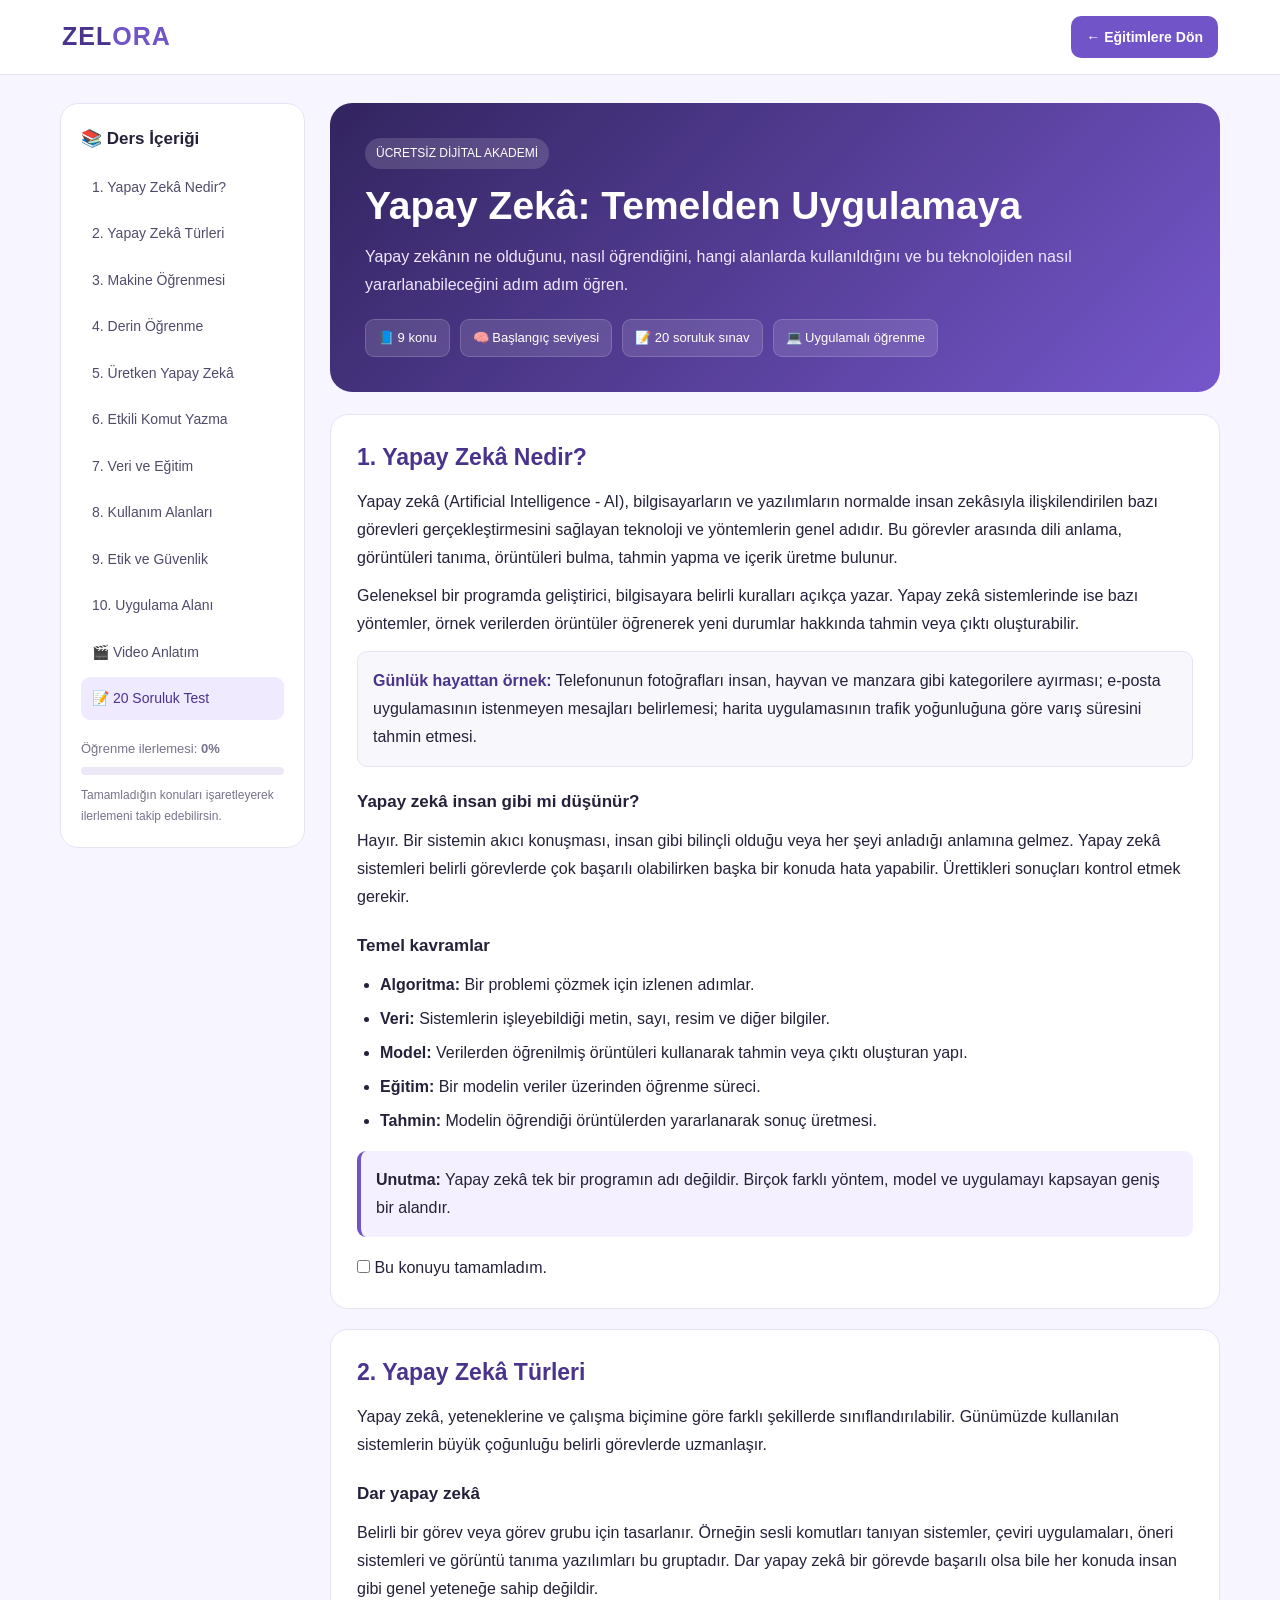
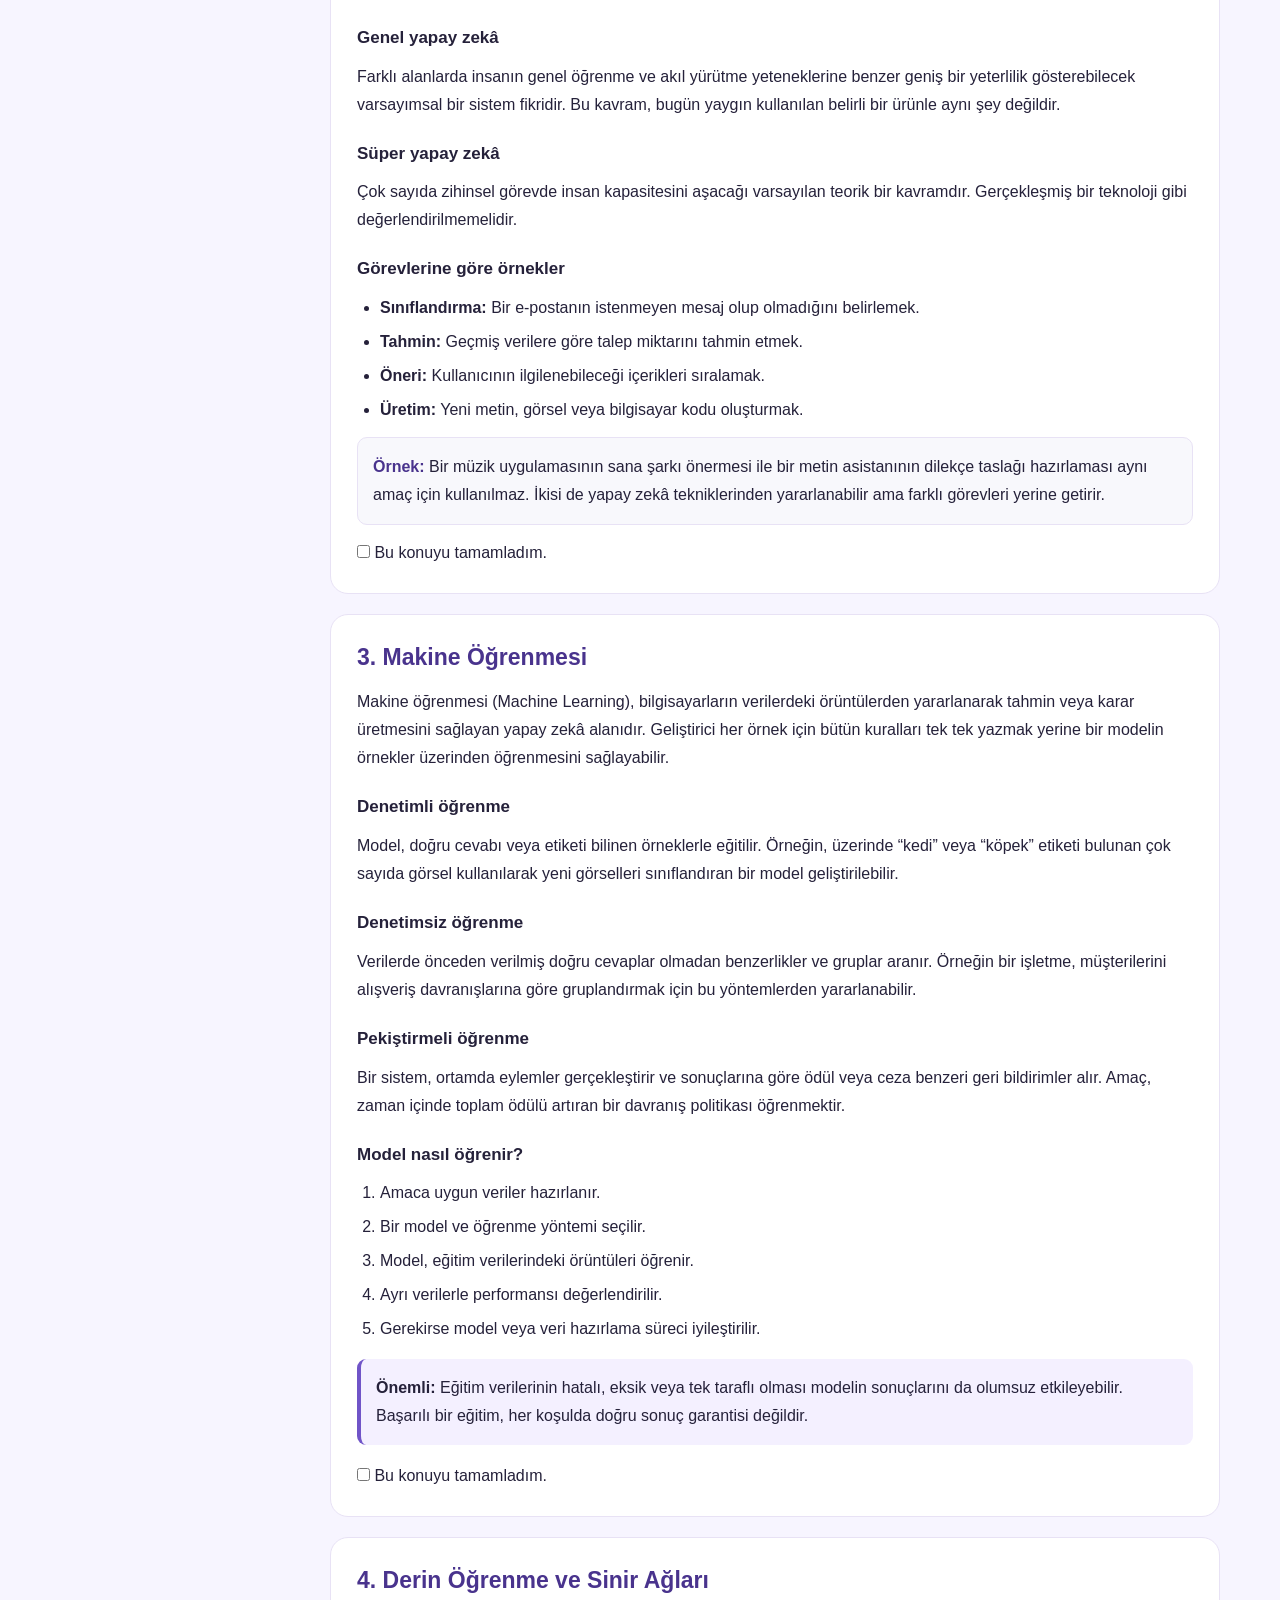
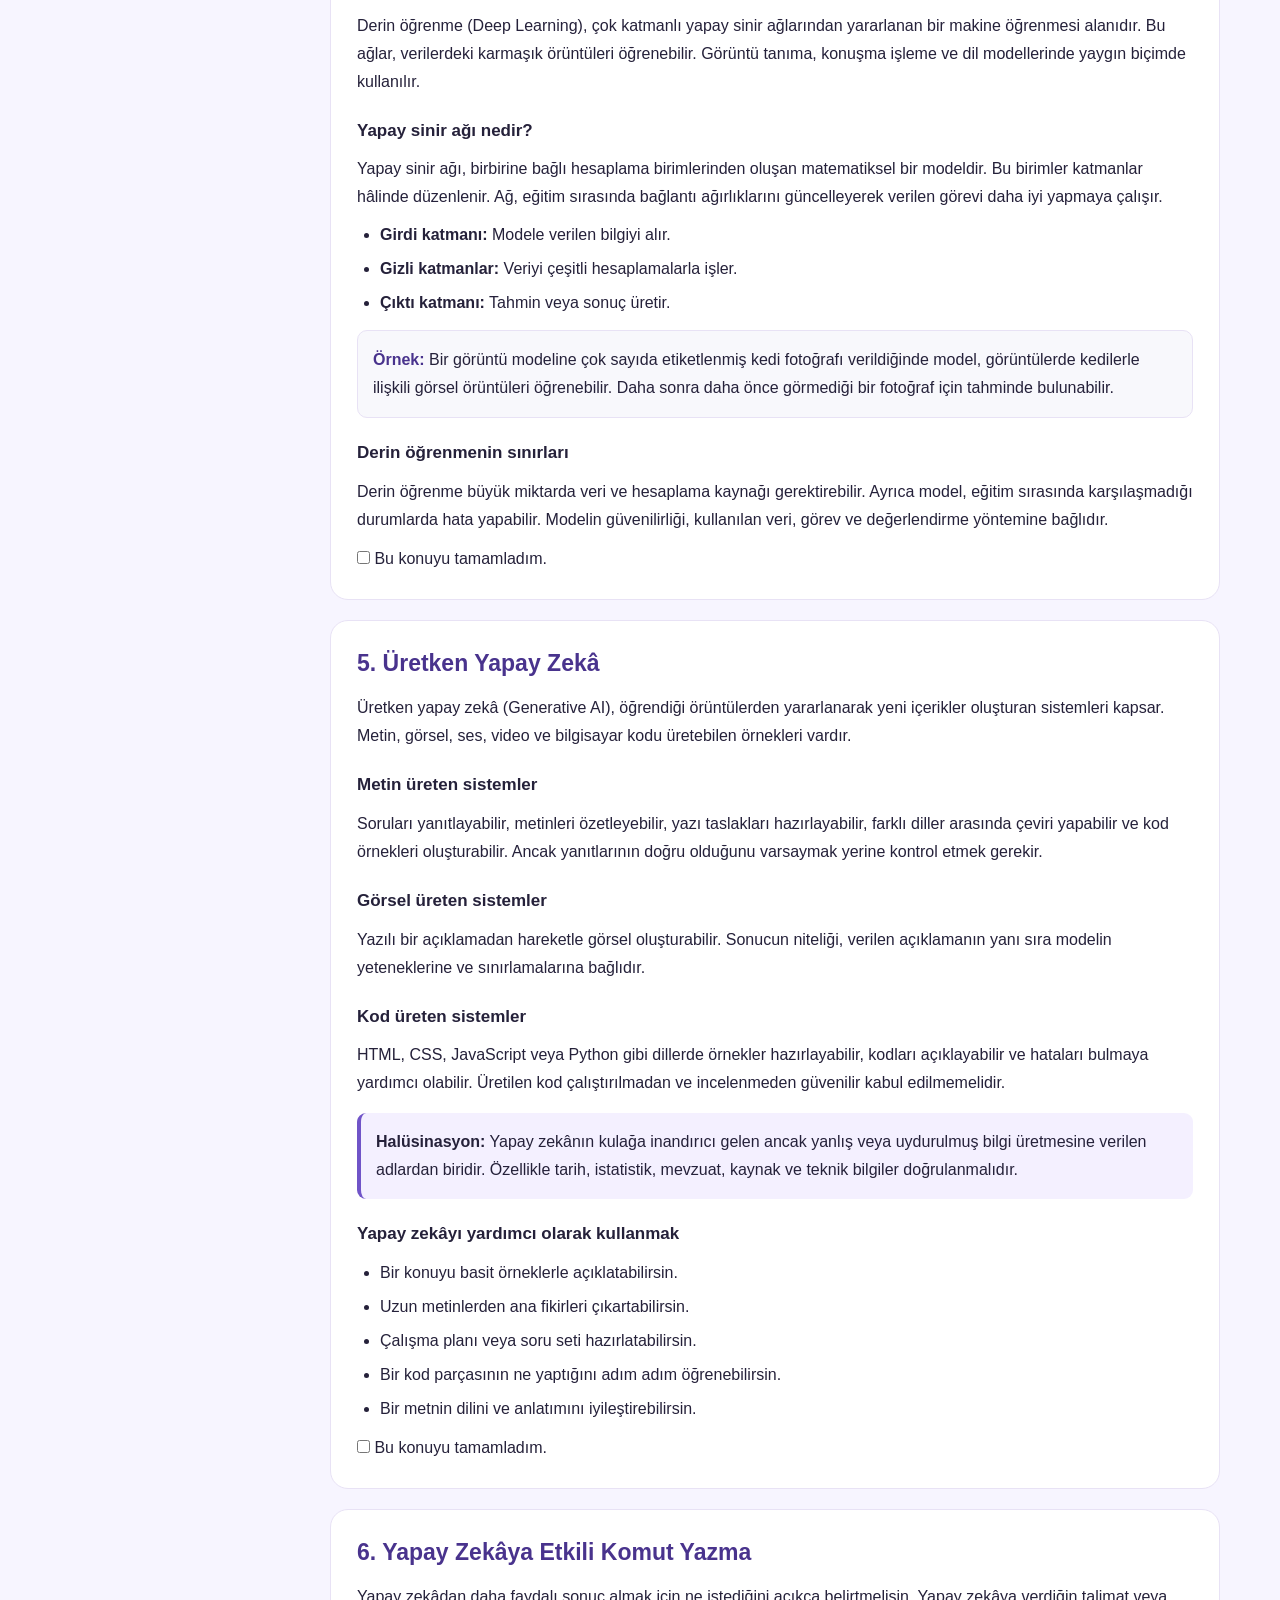
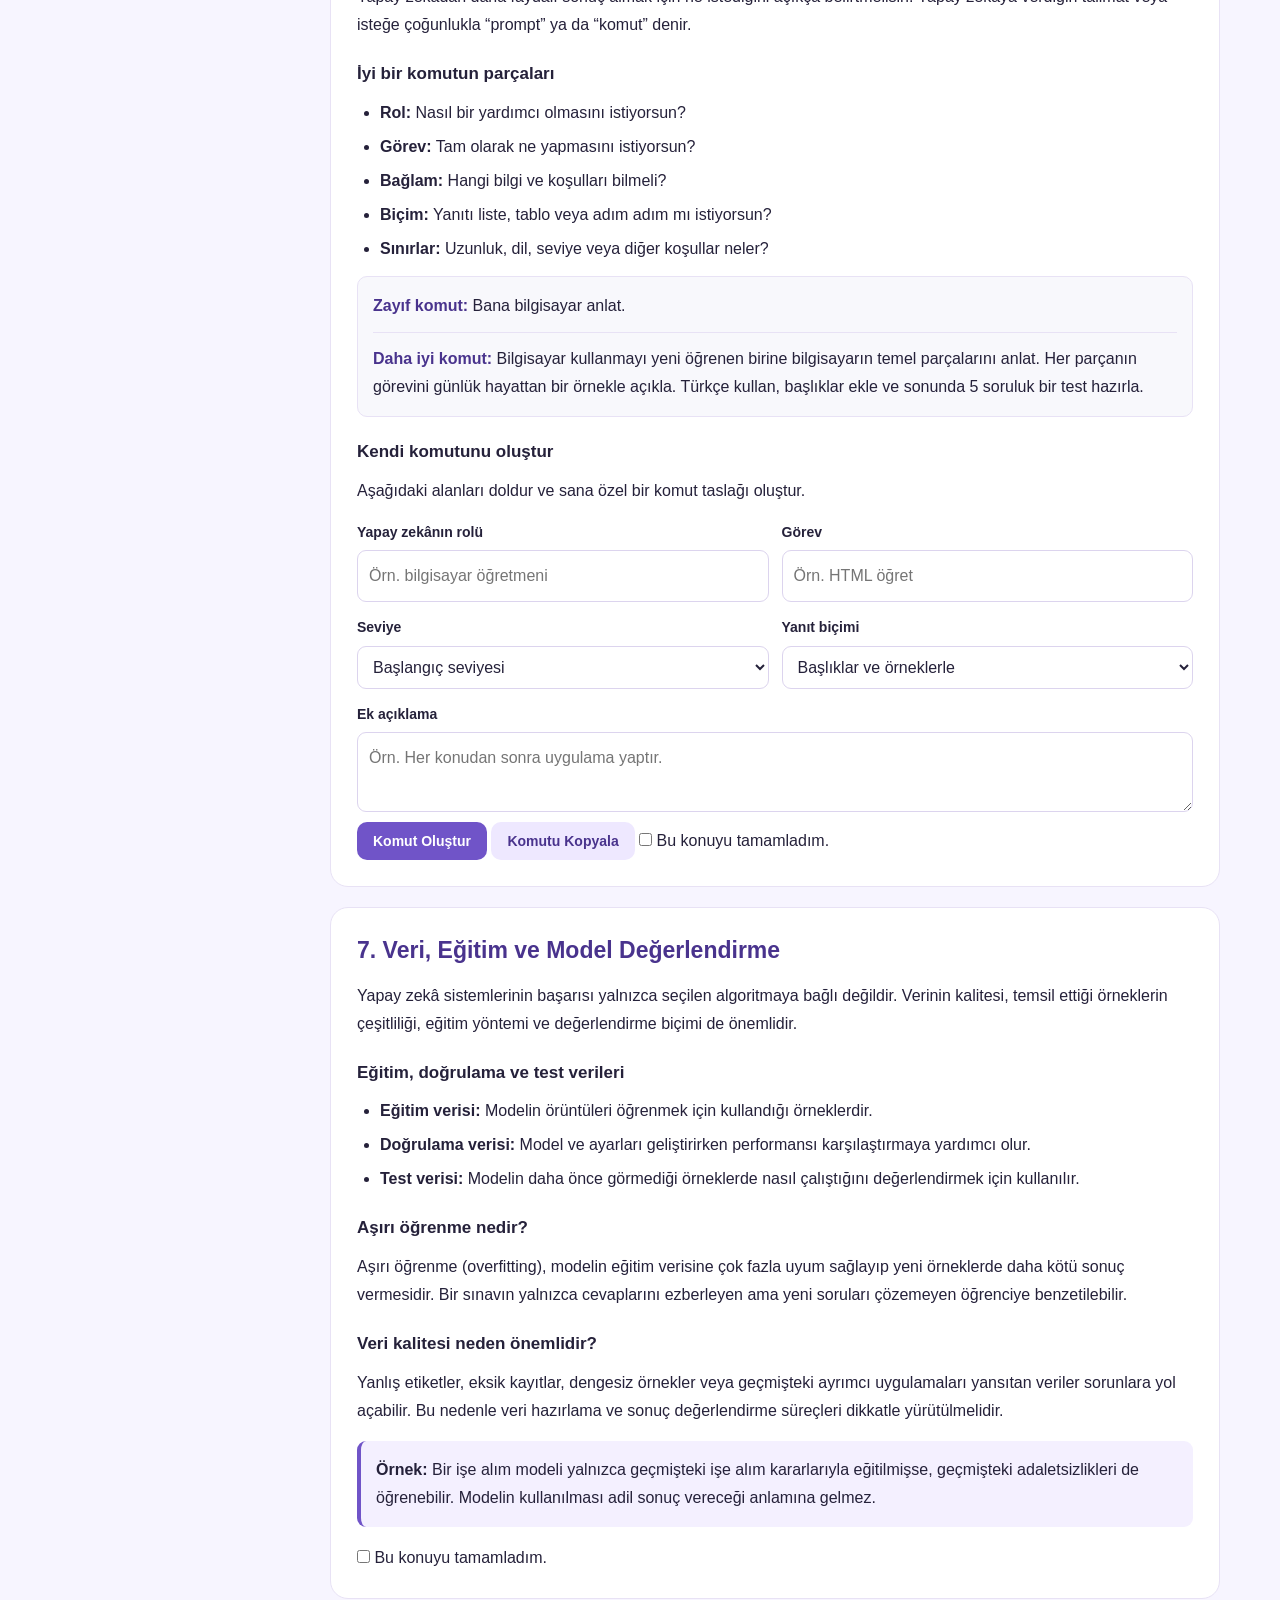
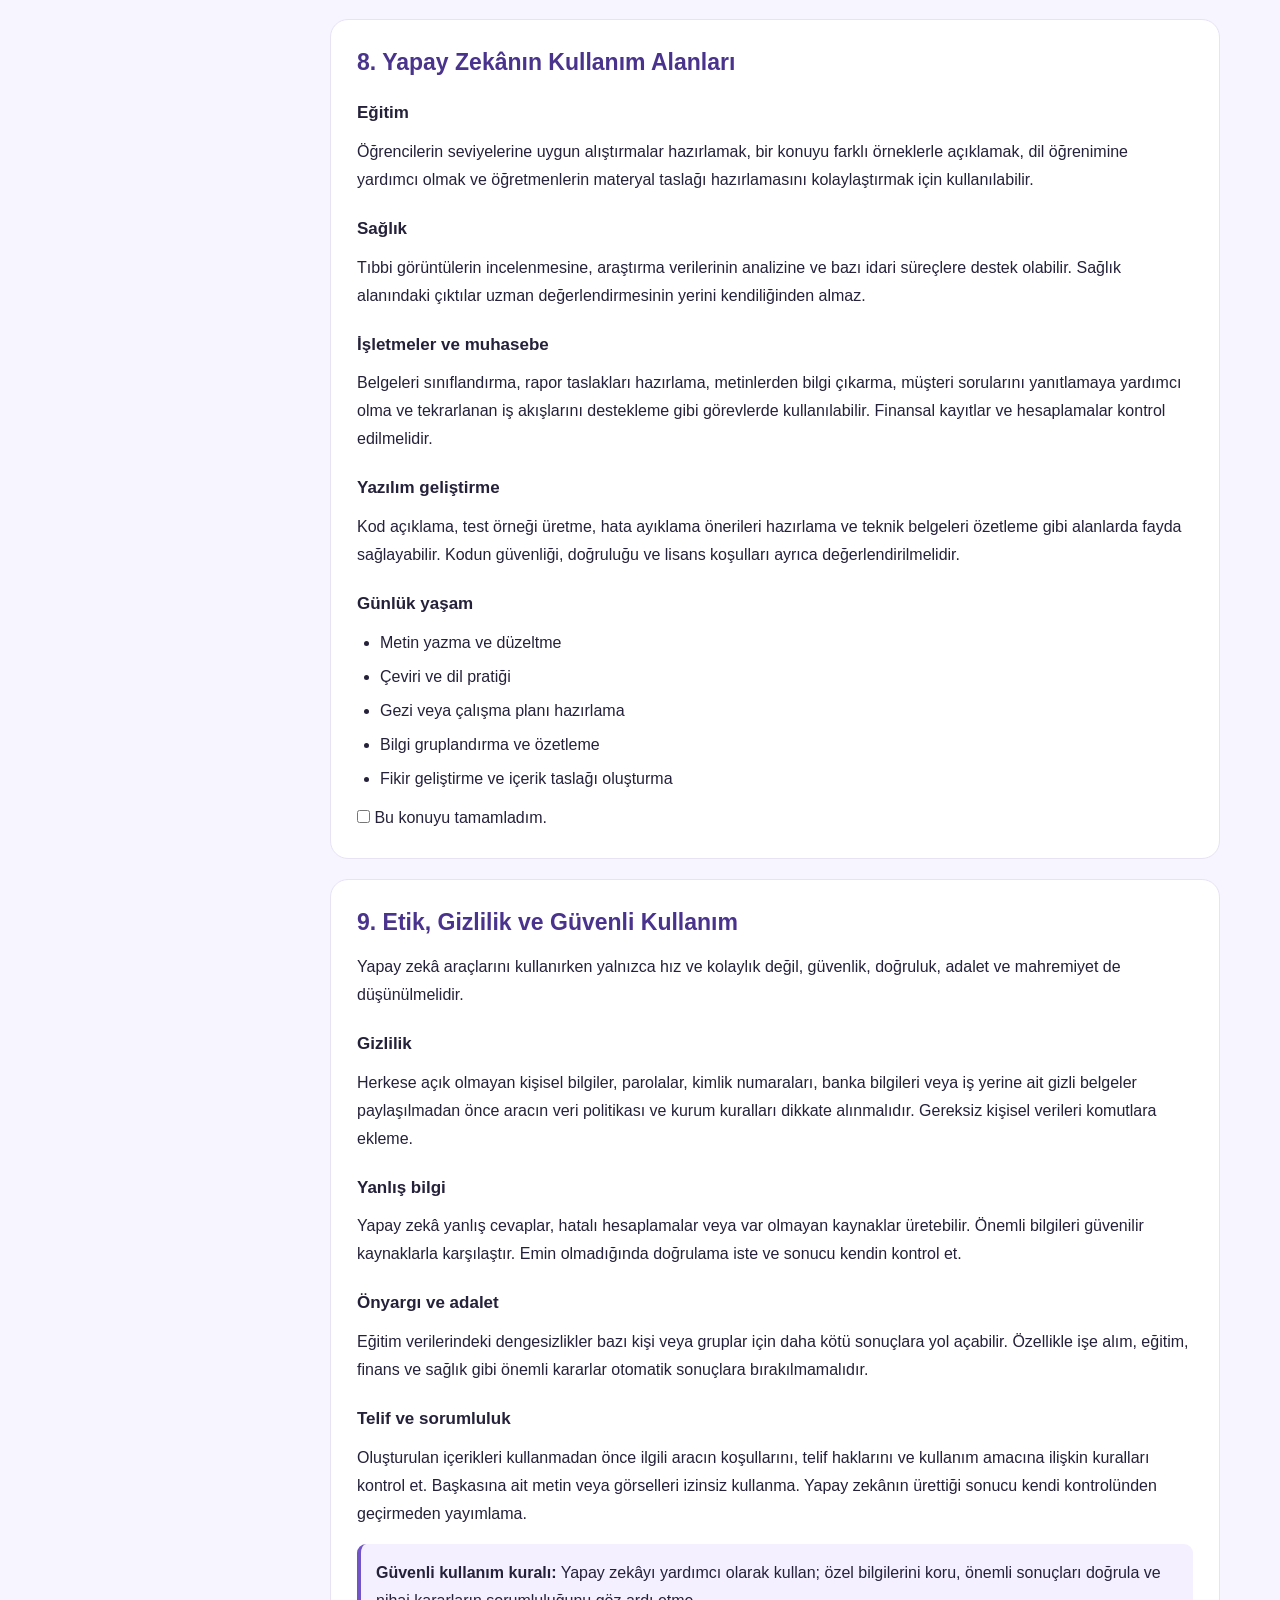
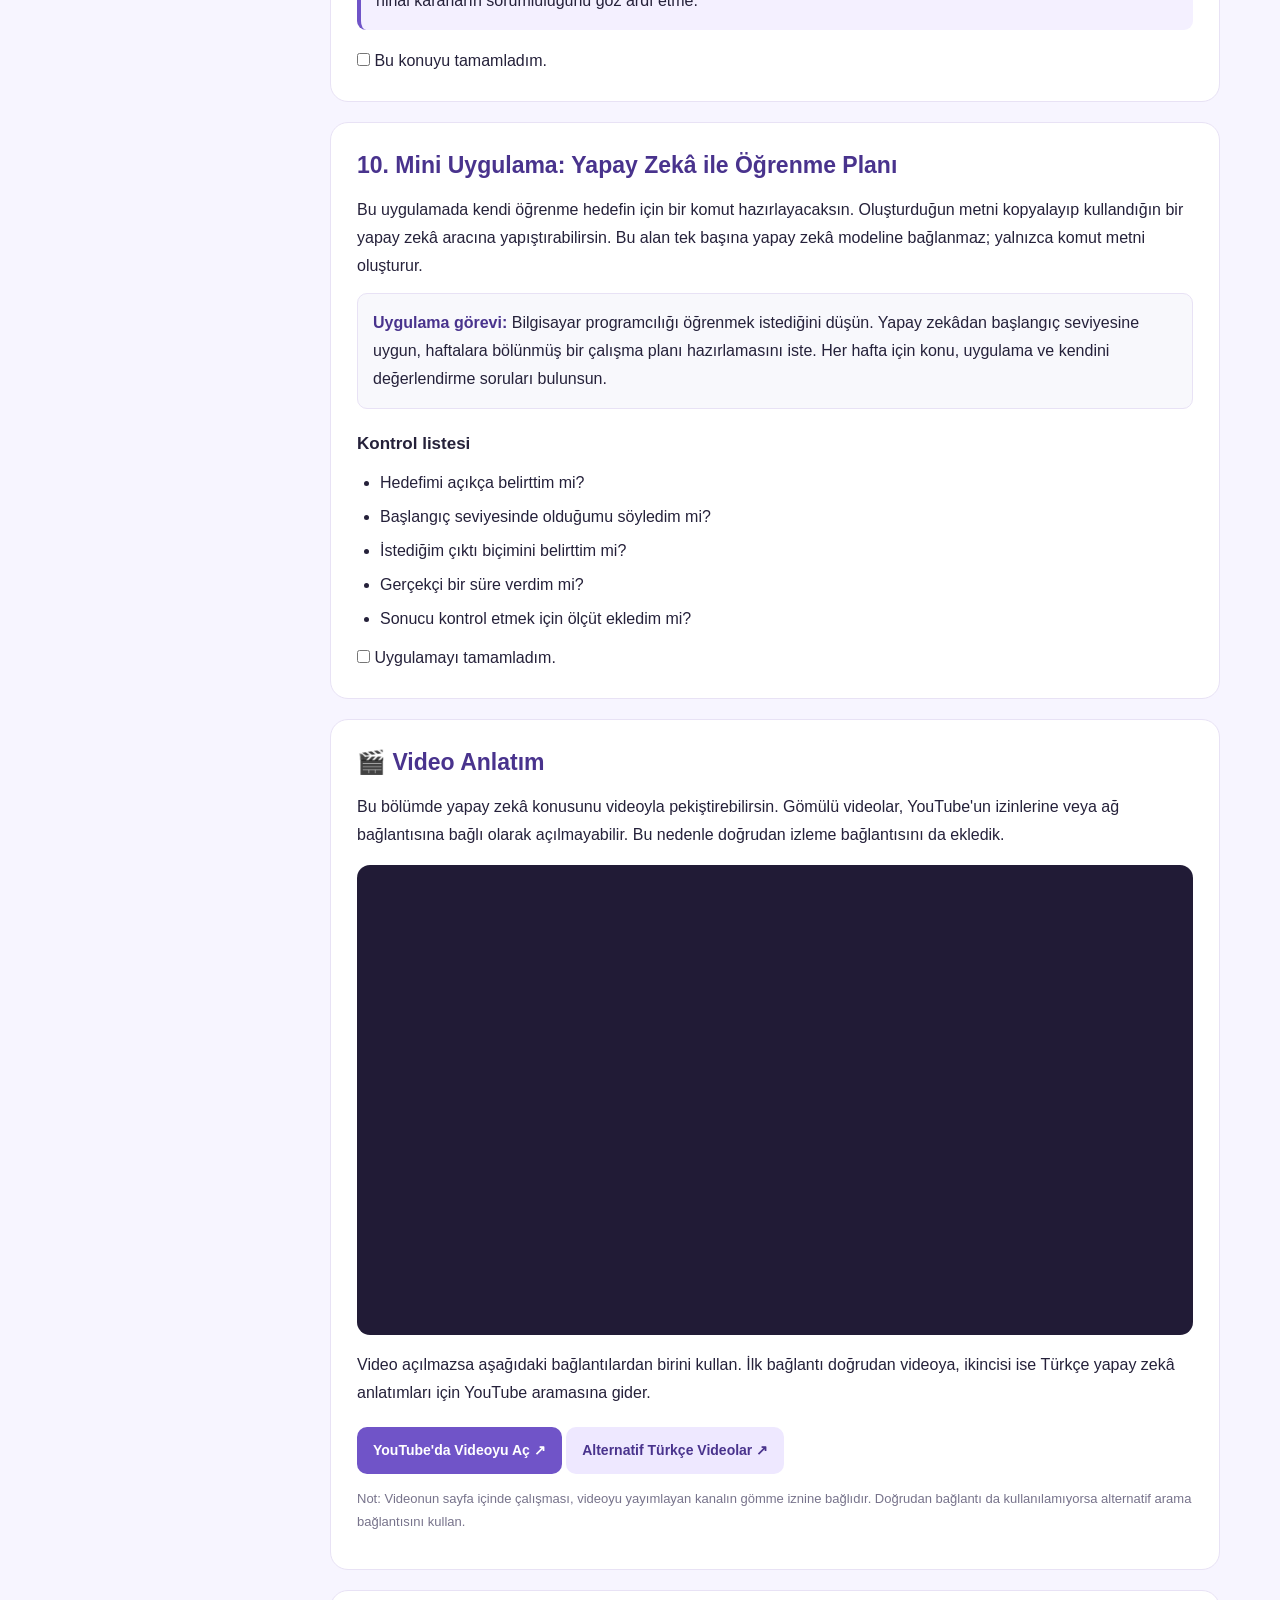
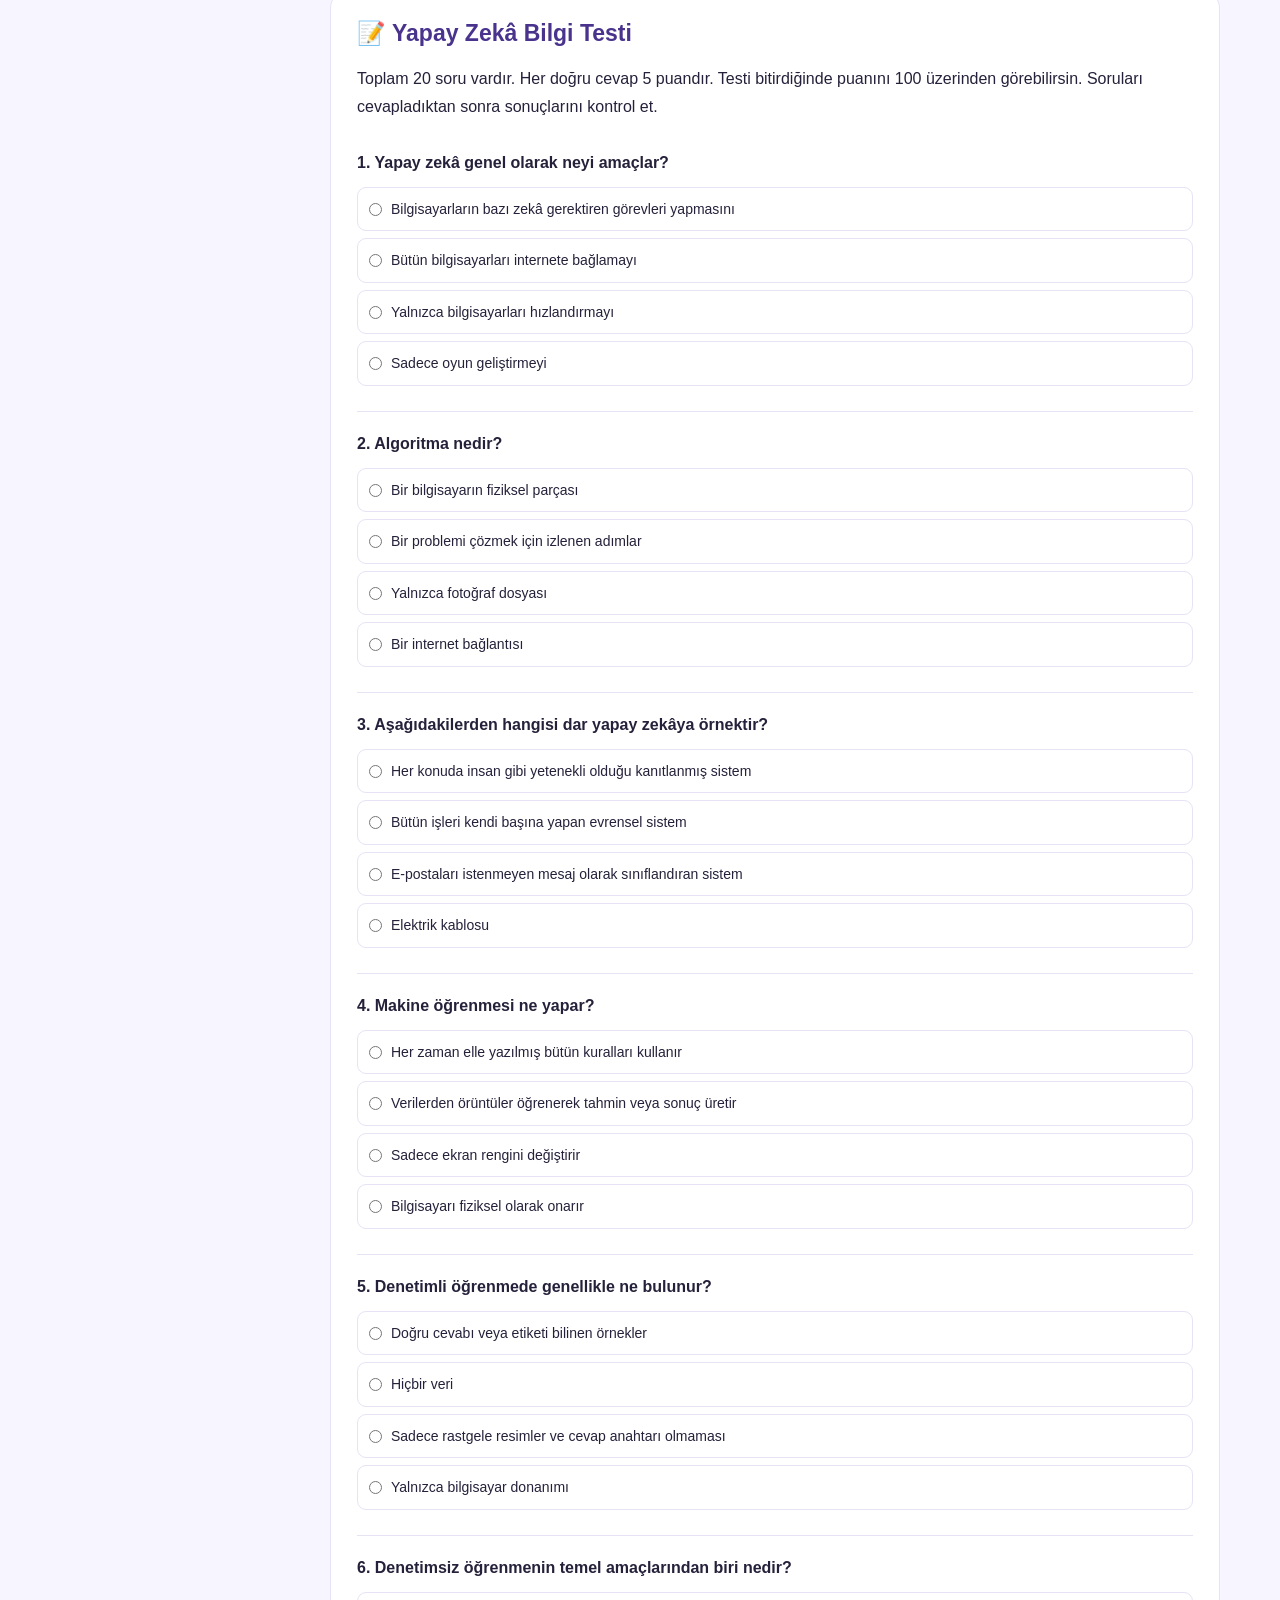
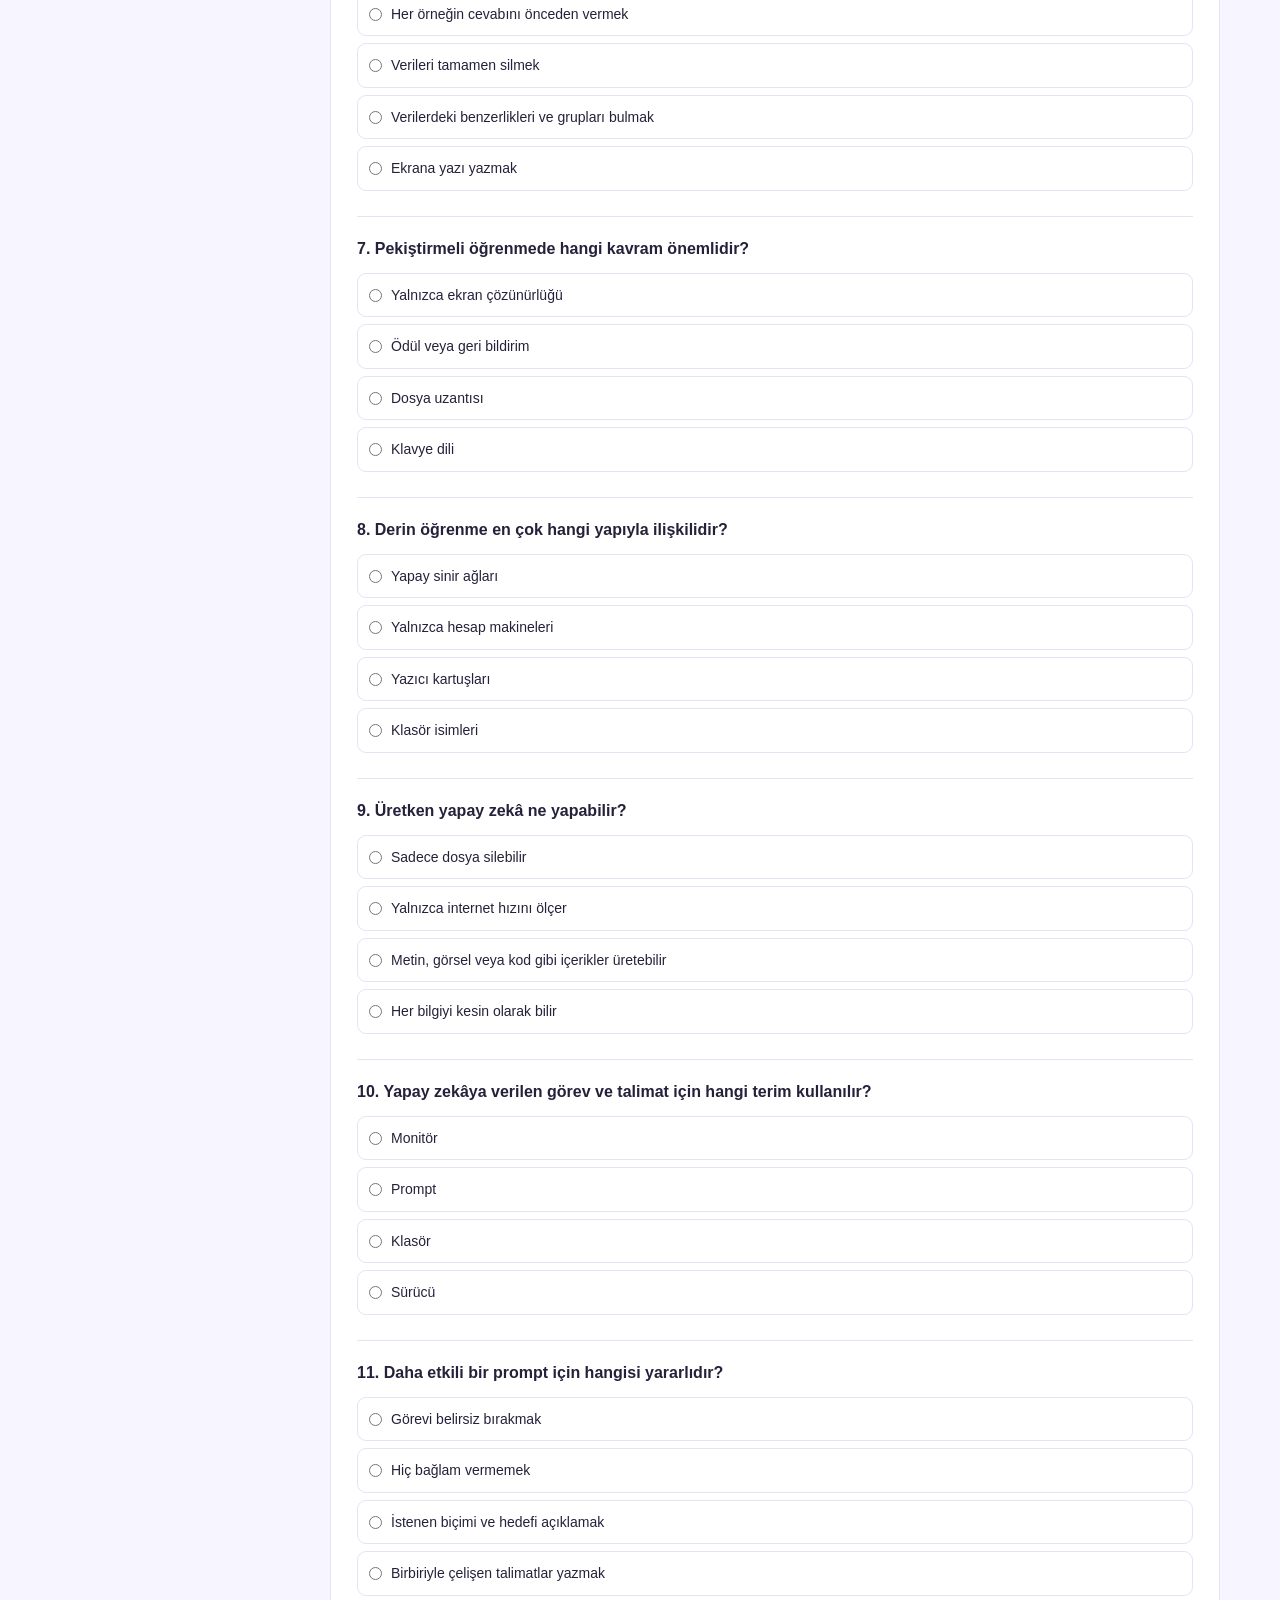
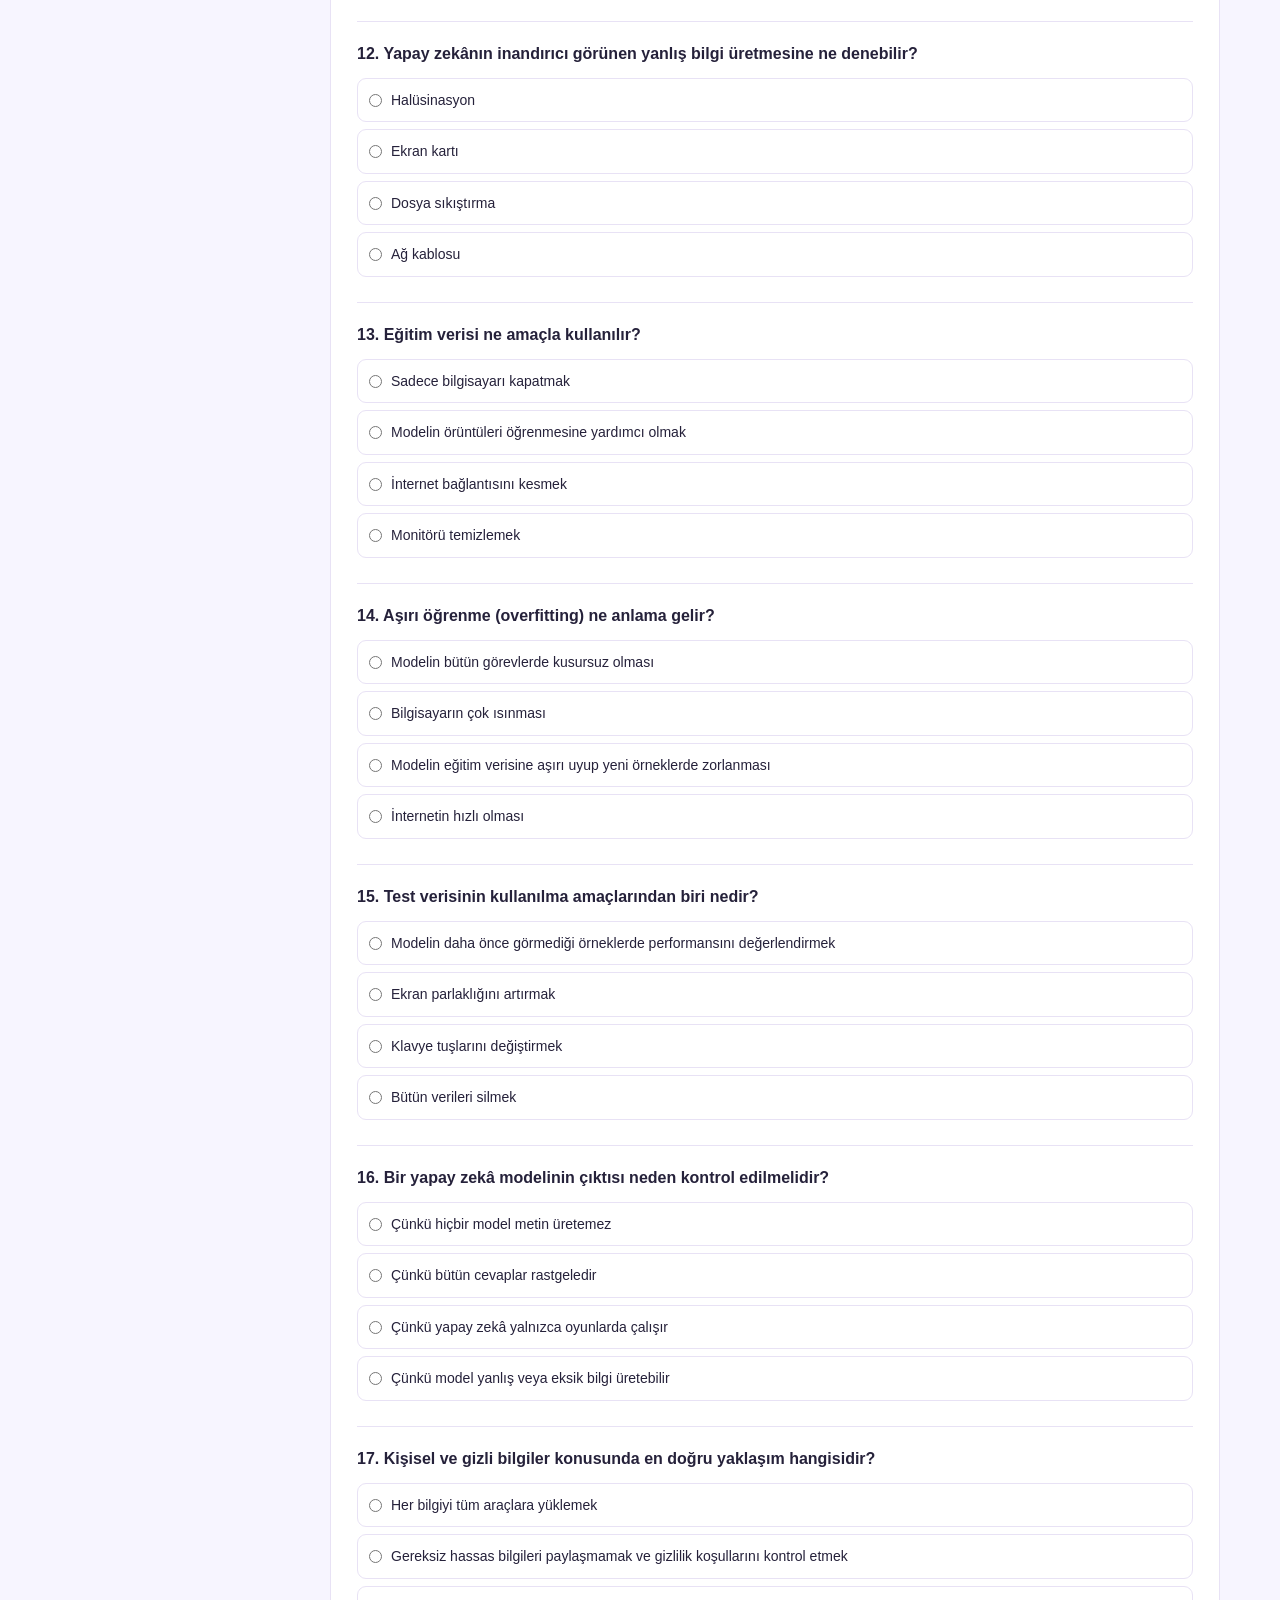
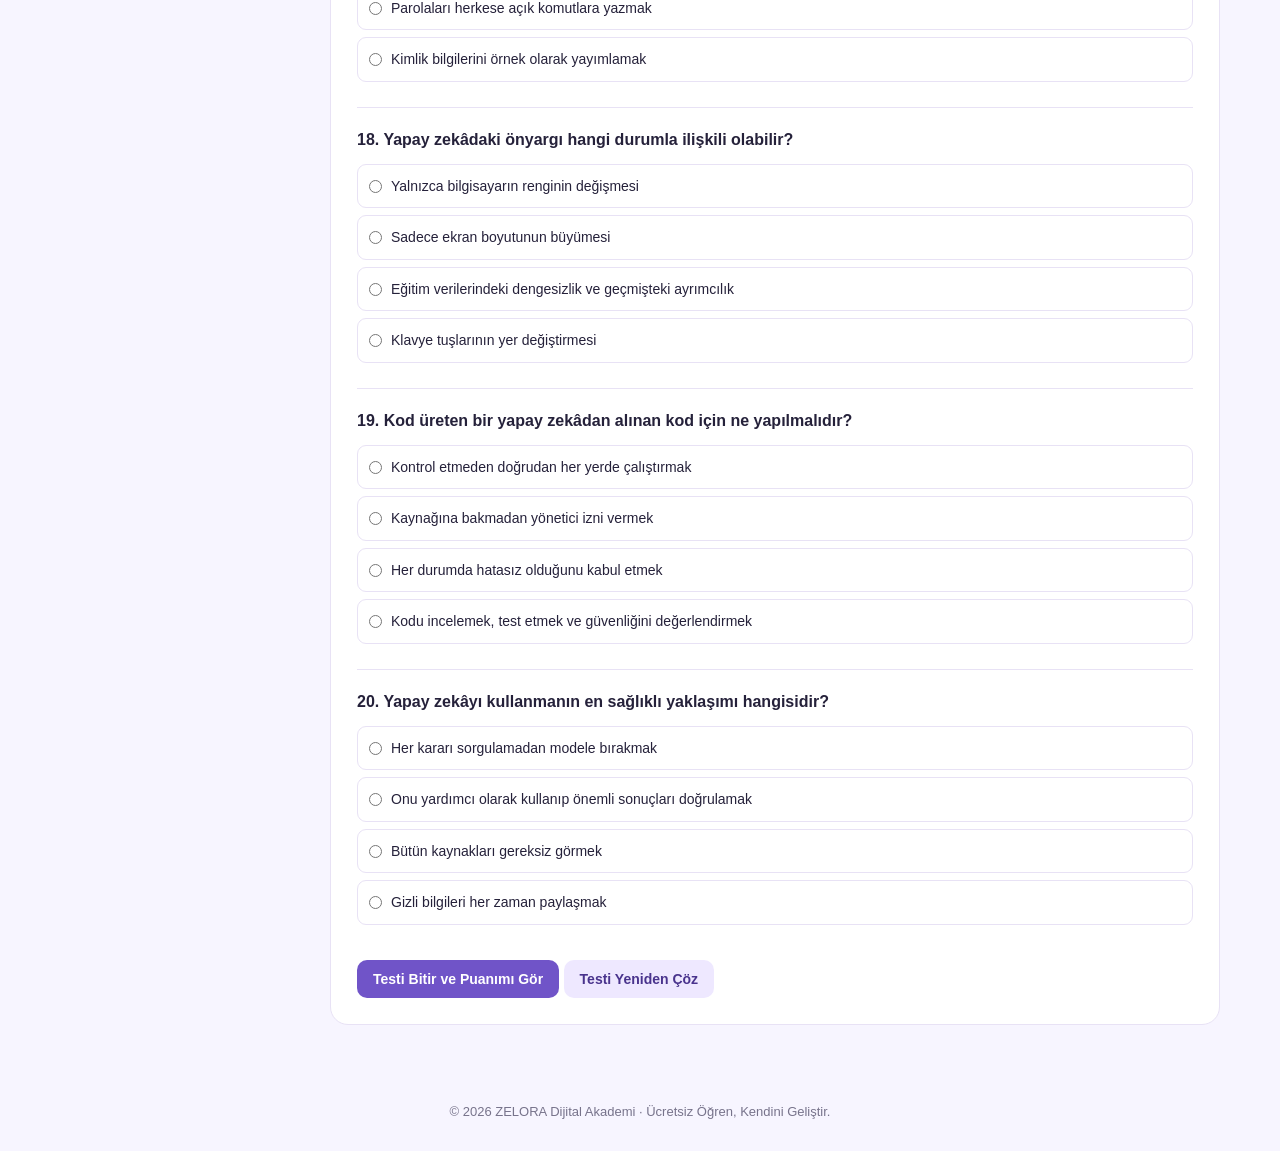
<file: yapay-zeka.html>
<!DOCTYPE html>
<html lang="tr">
<head>
<meta charset="UTF-8">
<meta name="viewport" content="width=device-width, initial-scale=1.0">
<meta name="description" content="ZELORA ücretsiz yapay zekâ eğitimi. Yapay zekânın temellerini, makine öğrenmesini ve üretken yapay zekâyı öğren.">
<title>Yapay Zekâ | ZELORA Dijital Akademi</title>

<style>
:root {
  --bg: #f7f5ff;
  --card: #ffffff;
  --primary: #7054c8;
  --primary-dark: #49338d;
  --text: #25213a;
  --muted: #77738b;
  --border: #e8e2f5;
  --success: #16845b;
  --danger: #c33d54;
}

* {
  box-sizing: border-box;
  margin: 0;
  padding: 0;
}

html {
  scroll-behavior: smooth;
}

body {
  font-family: Arial, Helvetica, sans-serif;
  background: var(--bg);
  color: var(--text);
  line-height: 1.75;
}

a {
  color: var(--primary);
  text-decoration: none;
}

a:hover {
  text-decoration: underline;
}

header {
  background: #fff;
  border-bottom: 1px solid var(--border);
  position: sticky;
  top: 0;
  z-index: 10;
}

.header-inner {
  max-width: 1200px;
  margin: auto;
  padding: 15px 22px;
  display: flex;
  align-items: center;
  justify-content: space-between;
  gap: 16px;
}

.logo {
  font-size: 25px;
  font-weight: 900;
  letter-spacing: 1px;
  color: var(--primary-dark);
}

.logo span {
  color: var(--primary);
}

.header-link {
  background: var(--primary);
  color: white;
  padding: 9px 15px;
  border-radius: 10px;
  font-size: 14px;
  font-weight: bold;
}

.header-link:hover {
  background: var(--primary-dark);
  text-decoration: none;
}

.layout {
  max-width: 1200px;
  margin: 28px auto;
  padding: 0 20px;
  display: grid;
  grid-template-columns: 245px minmax(0, 1fr);
  gap: 25px;
  align-items: start;
}

.sidebar {
  background: var(--card);
  border: 1px solid var(--border);
  border-radius: 18px;
  padding: 20px;
  position: sticky;
  top: 88px;
}

.sidebar h3 {
  font-size: 17px;
  margin-bottom: 12px;
}

.sidebar a {
  display: block;
  padding: 9px 11px;
  margin: 4px 0;
  border-radius: 9px;
  color: #514b69;
  font-size: 14px;
}

.sidebar a:hover,
.sidebar a.active {
  background: #f0eaff;
  color: var(--primary-dark);
  text-decoration: none;
}

.progress-label {
  font-size: 13px;
  color: var(--muted);
  margin-top: 18px;
  margin-bottom: 7px;
}

.progress-track {
  height: 8px;
  background: #ece8f5;
  border-radius: 20px;
  overflow: hidden;
}

.progress-fill {
  height: 100%;
  width: 0%;
  background: var(--primary);
  transition: width .25s ease;
}

main {
  min-width: 0;
}

.hero {
  background: linear-gradient(135deg, #32245f, #7657cc);
  color: white;
  border-radius: 22px;
  padding: 35px;
  margin-bottom: 22px;
}

.eyebrow {
  display: inline-block;
  background: rgba(255,255,255,.15);
  padding: 5px 11px;
  border-radius: 20px;
  font-size: 12px;
  margin-bottom: 13px;
}

.hero h1 {
  font-size: clamp(27px, 4vw, 39px);
  line-height: 1.25;
  margin-bottom: 12px;
}

.hero p {
  color: #eee8ff;
  max-width: 720px;
}

.hero-meta {
  display: flex;
  flex-wrap: wrap;
  gap: 10px;
  margin-top: 20px;
}

.hero-meta span {
  background: rgba(255,255,255,.12);
  border: 1px solid rgba(255,255,255,.16);
  padding: 7px 12px;
  border-radius: 9px;
  font-size: 13px;
}

.lesson-card {
  background: var(--card);
  border: 1px solid var(--border);
  border-radius: 18px;
  padding: 26px;
  margin-bottom: 20px;
  scroll-margin-top: 95px;
}

.lesson-card h2 {
  font-size: 23px;
  line-height: 1.4;
  margin-bottom: 15px;
  color: var(--primary-dark);
}

.lesson-card h3 {
  font-size: 17px;
  margin: 20px 0 8px;
}

.lesson-card p {
  margin: 10px 0;
}

.lesson-card ul,
.lesson-card ol {
  padding-left: 23px;
  margin: 10px 0;
}

.lesson-card li {
  margin: 6px 0;
}

.info {
  background: #f4f0ff;
  border-left: 4px solid var(--primary);
  padding: 15px;
  border-radius: 9px;
  margin: 16px 0;
}

.example {
  background: #f8f8fc;
  border: 1px solid var(--border);
  padding: 15px;
  border-radius: 10px;
  margin: 13px 0;
}

.example strong {
  color: var(--primary-dark);
}

.code-example {
  display: block;
  background: #25213a;
  color: #f4edff;
  padding: 15px;
  border-radius: 10px;
  overflow-x: auto;
  white-space: pre-wrap;
  word-break: break-word;
  margin: 12px 0;
  font-family: Consolas, monospace;
  font-size: 13px;
}

.video-frame {
  position: relative;
  width: 100%;
  aspect-ratio: 16 / 9;
  border-radius: 13px;
  overflow: hidden;
  background: #211b36;
  margin: 16px 0;
}

.video-frame iframe {
  width: 100%;
  height: 100%;
  border: 0;
  position: absolute;
  inset: 0;
}

.button {
  display: inline-block;
  background: var(--primary);
  color: white;
  border: 0;
  border-radius: 10px;
  padding: 11px 16px;
  margin-top: 10px;
  cursor: pointer;
  font-size: 14px;
  font-weight: bold;
  font-family: inherit;
}

.button:hover {
  background: var(--primary-dark);
  text-decoration: none;
}

.button.secondary {
  background: #eee8ff;
  color: var(--primary-dark);
}

.button:disabled {
  opacity: .6;
  cursor: not-allowed;
}

.checklist {
  list-style: none;
  padding: 0 !important;
}

.checklist li {
  margin: 9px 0;
}

.checklist label {
  display: flex;
  align-items: flex-start;
  gap: 10px;
  cursor: pointer;
}

.checklist input {
  margin-top: 7px;
  accent-color: var(--primary);
}

.prompt-grid {
  display: grid;
  grid-template-columns: 1fr 1fr;
  gap: 13px;
  margin-top: 15px;
}

.field {
  display: flex;
  flex-direction: column;
  gap: 6px;
}

.field label {
  font-size: 14px;
  font-weight: bold;
}

.field input,
.field textarea,
.field select {
  width: 100%;
  border: 1px solid #dcd4ee;
  border-radius: 9px;
  padding: 11px;
  font: inherit;
  background: #fff;
  color: var(--text);
}

.field textarea {
  min-height: 80px;
  resize: vertical;
}

.generated-prompt {
  background: #f4f0ff;
  border: 1px solid #ded4fa;
  border-radius: 10px;
  padding: 15px;
  margin-top: 15px;
  white-space: pre-wrap;
  overflow-wrap: anywhere;
}

.question {
  padding: 18px 0;
  border-bottom: 1px solid var(--border);
}

.question:last-child {
  border-bottom: 0;
}

.question h3 {
  margin: 0 0 10px;
  font-size: 16px;
}

.option {
  display: flex;
  align-items: flex-start;
  gap: 9px;
  padding: 9px 11px;
  border: 1px solid var(--border);
  border-radius: 9px;
  margin: 7px 0;
  cursor: pointer;
  font-size: 14px;
}

.option:hover {
  background: #faf8ff;
}

.option input {
  margin-top: 6px;
  accent-color: var(--primary);
}

.option.correct {
  border-color: #80c9aa;
  background: #edfaf3;
}

.option.wrong {
  border-color: #e6a1ad;
  background: #fff0f2;
}

.answer-explanation {
  font-size: 13px;
  color: var(--muted);
  margin-top: 7px;
}

.result {
  display: none;
  padding: 18px;
  background: #f4f0ff;
  border-radius: 12px;
  margin-top: 20px;
}

.result h3 {
  margin-top: 0;
}

footer {
  text-align: center;
  color: var(--muted);
  padding: 28px 15px;
  font-size: 13px;
}

@media (max-width: 850px) {
  .layout {
    grid-template-columns: 1fr;
    margin-top: 18px;
  }

  .sidebar {
    position: static;
  }

  .sidebar nav {
    display: grid;
    grid-template-columns: 1fr 1fr;
    gap: 3px;
  }

  .hero {
    padding: 25px;
  }
}

@media (max-width: 520px) {
  .header-inner {
    padding: 12px 15px;
  }

  .logo {
    font-size: 21px;
  }

  .layout {
    padding: 0 12px;
    gap: 15px;
  }

  .lesson-card {
    padding: 18px;
  }

  .lesson-card h2 {
    font-size: 20px;
  }

  .prompt-grid {
    grid-template-columns: 1fr;
  }

  .sidebar nav {
    grid-template-columns: 1fr;
  }

  .hero {
    padding: 22px;
  }
}
</style>
</head>

<body>

<header>
  <div class="header-inner">
    <a href="index.html" class="logo">ZEL<span>ORA</span></a>
    <a class="header-link" href="index.html">← Eğitimlere Dön</a>
  </div>
</header>

<div class="layout">

  <aside class="sidebar">
    <h3>📚 Ders İçeriği</h3>
    <nav>
      <a href="#baslangic" class="active">1. Yapay Zekâ Nedir?</a>
      <a href="#turler">2. Yapay Zekâ Türleri</a>
      <a href="#makine">3. Makine Öğrenmesi</a>
      <a href="#derin">4. Derin Öğrenme</a>
      <a href="#uretken">5. Üretken Yapay Zekâ</a>
      <a href="#komut">6. Etkili Komut Yazma</a>
      <a href="#veri">7. Veri ve Eğitim</a>
      <a href="#kullanim">8. Kullanım Alanları</a>
      <a href="#etik">9. Etik ve Güvenlik</a>
      <a href="#uygulama">10. Uygulama Alanı</a>
      <a href="#video">🎬 Video Anlatım</a>
      <a href="#test">📝 20 Soruluk Test</a>
    </nav>

    <div class="progress-label">
      Öğrenme ilerlemesi: <strong id="progressText">0%</strong>
    </div>
    <div class="progress-track">
      <div class="progress-fill" id="progressFill"></div>
    </div>

    <p style="font-size:12px;color:#77738b;margin-top:10px;">
      Tamamladığın konuları işaretleyerek ilerlemeni takip edebilirsin.
    </p>
  </aside>

  <main>

    <section class="hero">
      <span class="eyebrow">ÜCRETSİZ DİJİTAL AKADEMİ</span>
      <h1>Yapay Zekâ: Temelden Uygulamaya</h1>
      <p>
        Yapay zekânın ne olduğunu, nasıl öğrendiğini, hangi alanlarda
        kullanıldığını ve bu teknolojiden nasıl yararlanabileceğini
        adım adım öğren.
      </p>
      <div class="hero-meta">
        <span>📘 9 konu</span>
        <span>🧠 Başlangıç seviyesi</span>
        <span>📝 20 soruluk sınav</span>
        <span>💻 Uygulamalı öğrenme</span>
      </div>
    </section>

    <section class="lesson-card" id="baslangic">
      <h2>1. Yapay Zekâ Nedir?</h2>

      <p>
        Yapay zekâ (Artificial Intelligence - AI), bilgisayarların ve
        yazılımların normalde insan zekâsıyla ilişkilendirilen bazı
        görevleri gerçekleştirmesini sağlayan teknoloji ve yöntemlerin
        genel adıdır. Bu görevler arasında dili anlama, görüntüleri
        tanıma, örüntüleri bulma, tahmin yapma ve içerik üretme bulunur.
      </p>

      <p>
        Geleneksel bir programda geliştirici, bilgisayara belirli
        kuralları açıkça yazar. Yapay zekâ sistemlerinde ise bazı
        yöntemler, örnek verilerden örüntüler öğrenerek yeni durumlar
        hakkında tahmin veya çıktı oluşturabilir.
      </p>

      <div class="example">
        <strong>Günlük hayattan örnek:</strong>
        Telefonunun fotoğrafları insan, hayvan ve manzara gibi
        kategorilere ayırması; e-posta uygulamasının istenmeyen
        mesajları belirlemesi; harita uygulamasının trafik yoğunluğuna
        göre varış süresini tahmin etmesi.
      </div>

      <h3>Yapay zekâ insan gibi mi düşünür?</h3>
      <p>
        Hayır. Bir sistemin akıcı konuşması, insan gibi bilinçli olduğu
        veya her şeyi anladığı anlamına gelmez. Yapay zekâ sistemleri
        belirli görevlerde çok başarılı olabilirken başka bir konuda
        hata yapabilir. Ürettikleri sonuçları kontrol etmek gerekir.
      </p>

      <h3>Temel kavramlar</h3>
      <ul>
        <li><strong>Algoritma:</strong> Bir problemi çözmek için izlenen adımlar.</li>
        <li><strong>Veri:</strong> Sistemlerin işleyebildiği metin, sayı, resim ve diğer bilgiler.</li>
        <li><strong>Model:</strong> Verilerden öğrenilmiş örüntüleri kullanarak tahmin veya çıktı oluşturan yapı.</li>
        <li><strong>Eğitim:</strong> Bir modelin veriler üzerinden öğrenme süreci.</li>
        <li><strong>Tahmin:</strong> Modelin öğrendiği örüntülerden yararlanarak sonuç üretmesi.</li>
      </ul>

      <div class="info">
        <strong>Unutma:</strong> Yapay zekâ tek bir programın adı değildir.
        Birçok farklı yöntem, model ve uygulamayı kapsayan geniş bir alandır.
      </div>

      <label class="checklist">
        <input type="checkbox" data-topic="baslangic">
        Bu konuyu tamamladım.
      </label>
    </section>

    <section class="lesson-card" id="turler">
      <h2>2. Yapay Zekâ Türleri</h2>

      <p>
        Yapay zekâ, yeteneklerine ve çalışma biçimine göre farklı
        şekillerde sınıflandırılabilir. Günümüzde kullanılan
        sistemlerin büyük çoğunluğu belirli görevlerde uzmanlaşır.
      </p>

      <h3>Dar yapay zekâ</h3>
      <p>
        Belirli bir görev veya görev grubu için tasarlanır. Örneğin
        sesli komutları tanıyan sistemler, çeviri uygulamaları,
        öneri sistemleri ve görüntü tanıma yazılımları bu gruptadır.
        Dar yapay zekâ bir görevde başarılı olsa bile her konuda
        insan gibi genel yeteneğe sahip değildir.
      </p>

      <h3>Genel yapay zekâ</h3>
      <p>
        Farklı alanlarda insanın genel öğrenme ve akıl yürütme
        yeteneklerine benzer geniş bir yeterlilik gösterebilecek
        varsayımsal bir sistem fikridir. Bu kavram, bugün yaygın
        kullanılan belirli bir ürünle aynı şey değildir.
      </p>

      <h3>Süper yapay zekâ</h3>
      <p>
        Çok sayıda zihinsel görevde insan kapasitesini aşacağı
        varsayılan teorik bir kavramdır. Gerçekleşmiş bir teknoloji
        gibi değerlendirilmemelidir.
      </p>

      <h3>Görevlerine göre örnekler</h3>
      <ul>
        <li><strong>Sınıflandırma:</strong> Bir e-postanın istenmeyen mesaj olup olmadığını belirlemek.</li>
        <li><strong>Tahmin:</strong> Geçmiş verilere göre talep miktarını tahmin etmek.</li>
        <li><strong>Öneri:</strong> Kullanıcının ilgilenebileceği içerikleri sıralamak.</li>
        <li><strong>Üretim:</strong> Yeni metin, görsel veya bilgisayar kodu oluşturmak.</li>
      </ul>

      <div class="example">
        <strong>Örnek:</strong> Bir müzik uygulamasının sana şarkı
        önermesi ile bir metin asistanının dilekçe taslağı hazırlaması
        aynı amaç için kullanılmaz. İkisi de yapay zekâ tekniklerinden
        yararlanabilir ama farklı görevleri yerine getirir.
      </div>

      <label class="checklist">
        <input type="checkbox" data-topic="turler">
        Bu konuyu tamamladım.
      </label>
    </section>

    <section class="lesson-card" id="makine">
      <h2>3. Makine Öğrenmesi</h2>

      <p>
        Makine öğrenmesi (Machine Learning), bilgisayarların
        verilerdeki örüntülerden yararlanarak tahmin veya karar
        üretmesini sağlayan yapay zekâ alanıdır. Geliştirici her
        örnek için bütün kuralları tek tek yazmak yerine bir
        modelin örnekler üzerinden öğrenmesini sağlayabilir.
      </p>

      <h3>Denetimli öğrenme</h3>
      <p>
        Model, doğru cevabı veya etiketi bilinen örneklerle eğitilir.
        Örneğin, üzerinde “kedi” veya “köpek” etiketi bulunan çok
        sayıda görsel kullanılarak yeni görselleri sınıflandıran
        bir model geliştirilebilir.
      </p>

      <h3>Denetimsiz öğrenme</h3>
      <p>
        Verilerde önceden verilmiş doğru cevaplar olmadan benzerlikler
        ve gruplar aranır. Örneğin bir işletme, müşterilerini alışveriş
        davranışlarına göre gruplandırmak için bu yöntemlerden
        yararlanabilir.
      </p>

      <h3>Pekiştirmeli öğrenme</h3>
      <p>
        Bir sistem, ortamda eylemler gerçekleştirir ve sonuçlarına
        göre ödül veya ceza benzeri geri bildirimler alır. Amaç,
        zaman içinde toplam ödülü artıran bir davranış politikası
        öğrenmektir.
      </p>

      <h3>Model nasıl öğrenir?</h3>
      <ol>
        <li>Amaca uygun veriler hazırlanır.</li>
        <li>Bir model ve öğrenme yöntemi seçilir.</li>
        <li>Model, eğitim verilerindeki örüntüleri öğrenir.</li>
        <li>Ayrı verilerle performansı değerlendirilir.</li>
        <li>Gerekirse model veya veri hazırlama süreci iyileştirilir.</li>
      </ol>

      <div class="info">
        <strong>Önemli:</strong> Eğitim verilerinin hatalı, eksik veya
        tek taraflı olması modelin sonuçlarını da olumsuz etkileyebilir.
        Başarılı bir eğitim, her koşulda doğru sonuç garantisi değildir.
      </div>

      <label class="checklist">
        <input type="checkbox" data-topic="makine">
        Bu konuyu tamamladım.
      </label>
    </section>

    <section class="lesson-card" id="derin">
      <h2>4. Derin Öğrenme ve Sinir Ağları</h2>

      <p>
        Derin öğrenme (Deep Learning), çok katmanlı yapay sinir
        ağlarından yararlanan bir makine öğrenmesi alanıdır.
        Bu ağlar, verilerdeki karmaşık örüntüleri öğrenebilir.
        Görüntü tanıma, konuşma işleme ve dil modellerinde yaygın
        biçimde kullanılır.
      </p>

      <h3>Yapay sinir ağı nedir?</h3>
      <p>
        Yapay sinir ağı, birbirine bağlı hesaplama birimlerinden
        oluşan matematiksel bir modeldir. Bu birimler katmanlar
        hâlinde düzenlenir. Ağ, eğitim sırasında bağlantı ağırlıklarını
        güncelleyerek verilen görevi daha iyi yapmaya çalışır.
      </p>

      <ul>
        <li><strong>Girdi katmanı:</strong> Modele verilen bilgiyi alır.</li>
        <li><strong>Gizli katmanlar:</strong> Veriyi çeşitli hesaplamalarla işler.</li>
        <li><strong>Çıktı katmanı:</strong> Tahmin veya sonuç üretir.</li>
      </ul>

      <div class="example">
        <strong>Örnek:</strong> Bir görüntü modeline çok sayıda
        etiketlenmiş kedi fotoğrafı verildiğinde model, görüntülerde
        kedilerle ilişkili görsel örüntüleri öğrenebilir. Daha sonra
        daha önce görmediği bir fotoğraf için tahminde bulunabilir.
      </div>

      <h3>Derin öğrenmenin sınırları</h3>
      <p>
        Derin öğrenme büyük miktarda veri ve hesaplama kaynağı
        gerektirebilir. Ayrıca model, eğitim sırasında karşılaşmadığı
        durumlarda hata yapabilir. Modelin güvenilirliği, kullanılan
        veri, görev ve değerlendirme yöntemine bağlıdır.
      </p>

      <label class="checklist">
        <input type="checkbox" data-topic="derin">
        Bu konuyu tamamladım.
      </label>
    </section>

    <section class="lesson-card" id="uretken">
      <h2>5. Üretken Yapay Zekâ</h2>

      <p>
        Üretken yapay zekâ (Generative AI), öğrendiği örüntülerden
        yararlanarak yeni içerikler oluşturan sistemleri kapsar.
        Metin, görsel, ses, video ve bilgisayar kodu üretebilen
        örnekleri vardır.
      </p>

      <h3>Metin üreten sistemler</h3>
      <p>
        Soruları yanıtlayabilir, metinleri özetleyebilir, yazı
        taslakları hazırlayabilir, farklı diller arasında çeviri
        yapabilir ve kod örnekleri oluşturabilir. Ancak yanıtlarının
        doğru olduğunu varsaymak yerine kontrol etmek gerekir.
      </p>

      <h3>Görsel üreten sistemler</h3>
      <p>
        Yazılı bir açıklamadan hareketle görsel oluşturabilir.
        Sonucun niteliği, verilen açıklamanın yanı sıra modelin
        yeteneklerine ve sınırlamalarına bağlıdır.
      </p>

      <h3>Kod üreten sistemler</h3>
      <p>
        HTML, CSS, JavaScript veya Python gibi dillerde örnekler
        hazırlayabilir, kodları açıklayabilir ve hataları bulmaya
        yardımcı olabilir. Üretilen kod çalıştırılmadan ve
        incelenmeden güvenilir kabul edilmemelidir.
      </p>

      <div class="info">
        <strong>Halüsinasyon:</strong> Yapay zekânın kulağa inandırıcı
        gelen ancak yanlış veya uydurulmuş bilgi üretmesine verilen
        adlardan biridir. Özellikle tarih, istatistik, mevzuat,
        kaynak ve teknik bilgiler doğrulanmalıdır.
      </div>

      <h3>Yapay zekâyı yardımcı olarak kullanmak</h3>
      <ul>
        <li>Bir konuyu basit örneklerle açıklatabilirsin.</li>
        <li>Uzun metinlerden ana fikirleri çıkartabilirsin.</li>
        <li>Çalışma planı veya soru seti hazırlatabilirsin.</li>
        <li>Bir kod parçasının ne yaptığını adım adım öğrenebilirsin.</li>
        <li>Bir metnin dilini ve anlatımını iyileştirebilirsin.</li>
      </ul>

      <label class="checklist">
        <input type="checkbox" data-topic="uretken">
        Bu konuyu tamamladım.
      </label>
    </section>

    <section class="lesson-card" id="komut">
      <h2>6. Yapay Zekâya Etkili Komut Yazma</h2>

      <p>
        Yapay zekâdan daha faydalı sonuç almak için ne istediğini
        açıkça belirtmelisin. Yapay zekâya verdiğin talimat veya
        isteğe çoğunlukla “prompt” ya da “komut” denir.
      </p>

      <h3>İyi bir komutun parçaları</h3>
      <ul>
        <li><strong>Rol:</strong> Nasıl bir yardımcı olmasını istiyorsun?</li>
        <li><strong>Görev:</strong> Tam olarak ne yapmasını istiyorsun?</li>
        <li><strong>Bağlam:</strong> Hangi bilgi ve koşulları bilmeli?</li>
        <li><strong>Biçim:</strong> Yanıtı liste, tablo veya adım adım mı istiyorsun?</li>
        <li><strong>Sınırlar:</strong> Uzunluk, dil, seviye veya diğer koşullar neler?</li>
      </ul>

      <div class="example">
        <strong>Zayıf komut:</strong>
        Bana bilgisayar anlat.

        <hr style="border:0;border-top:1px solid #e8e2f5;margin:12px 0;">

        <strong>Daha iyi komut:</strong>
        Bilgisayar kullanmayı yeni öğrenen birine bilgisayarın
        temel parçalarını anlat. Her parçanın görevini günlük
        hayattan bir örnekle açıkla. Türkçe kullan, başlıklar
        ekle ve sonunda 5 soruluk bir test hazırla.
      </div>

      <h3>Kendi komutunu oluştur</h3>
      <p>Aşağıdaki alanları doldur ve sana özel bir komut taslağı oluştur.</p>

      <div class="prompt-grid">
        <div class="field">
          <label for="promptRole">Yapay zekânın rolü</label>
          <input id="promptRole" placeholder="Örn. bilgisayar öğretmeni">
        </div>

        <div class="field">
          <label for="promptTask">Görev</label>
          <input id="promptTask" placeholder="Örn. HTML öğret">
        </div>

        <div class="field">
          <label for="promptLevel">Seviye</label>
          <select id="promptLevel">
            <option>Başlangıç seviyesi</option>
            <option>Orta seviye</option>
            <option>İleri seviye</option>
          </select>
        </div>

        <div class="field">
          <label for="promptFormat">Yanıt biçimi</label>
          <select id="promptFormat">
            <option>Başlıklar ve örneklerle</option>
            <option>Adım adım anlatım</option>
            <option>Tablo ve maddeler hâlinde</option>
            <option>Alıştırmalar ve test ile</option>
          </select>
        </div>

        <div class="field" style="grid-column:1/-1;">
          <label for="promptContext">Ek açıklama</label>
          <textarea id="promptContext" placeholder="Örn. Her konudan sonra uygulama yaptır."></textarea>
        </div>
      </div>

      <button class="button" id="generatePrompt" type="button">
        Komut Oluştur
      </button>

      <div class="generated-prompt" id="promptOutput" hidden></div>

      <button class="button secondary" id="copyPrompt" type="button" hidden>
        Komutu Kopyala
      </button>

      <label class="checklist" style="margin-top:20px;">
        <input type="checkbox" data-topic="komut">
        Bu konuyu tamamladım.
      </label>
    </section>

    <section class="lesson-card" id="veri">
      <h2>7. Veri, Eğitim ve Model Değerlendirme</h2>

      <p>
        Yapay zekâ sistemlerinin başarısı yalnızca seçilen algoritmaya
        bağlı değildir. Verinin kalitesi, temsil ettiği örneklerin
        çeşitliliği, eğitim yöntemi ve değerlendirme biçimi de önemlidir.
      </p>

      <h3>Eğitim, doğrulama ve test verileri</h3>
      <ul>
        <li><strong>Eğitim verisi:</strong> Modelin örüntüleri öğrenmek için kullandığı örneklerdir.</li>
        <li><strong>Doğrulama verisi:</strong> Model ve ayarları geliştirirken performansı karşılaştırmaya yardımcı olur.</li>
        <li><strong>Test verisi:</strong> Modelin daha önce görmediği örneklerde nasıl çalıştığını değerlendirmek için kullanılır.</li>
      </ul>

      <h3>Aşırı öğrenme nedir?</h3>
      <p>
        Aşırı öğrenme (overfitting), modelin eğitim verisine çok fazla
        uyum sağlayıp yeni örneklerde daha kötü sonuç vermesidir.
        Bir sınavın yalnızca cevaplarını ezberleyen ama yeni soruları
        çözemeyen öğrenciye benzetilebilir.
      </p>

      <h3>Veri kalitesi neden önemlidir?</h3>
      <p>
        Yanlış etiketler, eksik kayıtlar, dengesiz örnekler veya
        geçmişteki ayrımcı uygulamaları yansıtan veriler sorunlara
        yol açabilir. Bu nedenle veri hazırlama ve sonuç değerlendirme
        süreçleri dikkatle yürütülmelidir.
      </p>

      <div class="info">
        <strong>Örnek:</strong> Bir işe alım modeli yalnızca geçmişteki
        işe alım kararlarıyla eğitilmişse, geçmişteki adaletsizlikleri
        de öğrenebilir. Modelin kullanılması adil sonuç vereceği
        anlamına gelmez.
      </div>

      <label class="checklist">
        <input type="checkbox" data-topic="veri">
        Bu konuyu tamamladım.
      </label>
    </section>

    <section class="lesson-card" id="kullanim">
      <h2>8. Yapay Zekânın Kullanım Alanları</h2>

      <h3>Eğitim</h3>
      <p>
        Öğrencilerin seviyelerine uygun alıştırmalar hazırlamak,
        bir konuyu farklı örneklerle açıklamak, dil öğrenimine
        yardımcı olmak ve öğretmenlerin materyal taslağı
        hazırlamasını kolaylaştırmak için kullanılabilir.
      </p>

      <h3>Sağlık</h3>
      <p>
        Tıbbi görüntülerin incelenmesine, araştırma verilerinin
        analizine ve bazı idari süreçlere destek olabilir. Sağlık
        alanındaki çıktılar uzman değerlendirmesinin yerini
        kendiliğinden almaz.
      </p>

      <h3>İşletmeler ve muhasebe</h3>
      <p>
        Belgeleri sınıflandırma, rapor taslakları hazırlama,
        metinlerden bilgi çıkarma, müşteri sorularını yanıtlamaya
        yardımcı olma ve tekrarlanan iş akışlarını destekleme
        gibi görevlerde kullanılabilir. Finansal kayıtlar ve
        hesaplamalar kontrol edilmelidir.
      </p>

      <h3>Yazılım geliştirme</h3>
      <p>
        Kod açıklama, test örneği üretme, hata ayıklama önerileri
        hazırlama ve teknik belgeleri özetleme gibi alanlarda
        fayda sağlayabilir. Kodun güvenliği, doğruluğu ve lisans
        koşulları ayrıca değerlendirilmelidir.
      </p>

      <h3>Günlük yaşam</h3>
      <ul>
        <li>Metin yazma ve düzeltme</li>
        <li>Çeviri ve dil pratiği</li>
        <li>Gezi veya çalışma planı hazırlama</li>
        <li>Bilgi gruplandırma ve özetleme</li>
        <li>Fikir geliştirme ve içerik taslağı oluşturma</li>
      </ul>

      <label class="checklist">
        <input type="checkbox" data-topic="kullanim">
        Bu konuyu tamamladım.
      </label>
    </section>

    <section class="lesson-card" id="etik">
      <h2>9. Etik, Gizlilik ve Güvenli Kullanım</h2>

      <p>
        Yapay zekâ araçlarını kullanırken yalnızca hız ve kolaylık
        değil, güvenlik, doğruluk, adalet ve mahremiyet de
        düşünülmelidir.
      </p>

      <h3>Gizlilik</h3>
      <p>
        Herkese açık olmayan kişisel bilgiler, parolalar, kimlik
        numaraları, banka bilgileri veya iş yerine ait gizli belgeler
        paylaşılmadan önce aracın veri politikası ve kurum kuralları
        dikkate alınmalıdır. Gereksiz kişisel verileri komutlara ekleme.
      </p>

      <h3>Yanlış bilgi</h3>
      <p>
        Yapay zekâ yanlış cevaplar, hatalı hesaplamalar veya var
        olmayan kaynaklar üretebilir. Önemli bilgileri güvenilir
        kaynaklarla karşılaştır. Emin olmadığında doğrulama iste
        ve sonucu kendin kontrol et.
      </p>

      <h3>Önyargı ve adalet</h3>
      <p>
        Eğitim verilerindeki dengesizlikler bazı kişi veya gruplar
        için daha kötü sonuçlara yol açabilir. Özellikle işe alım,
        eğitim, finans ve sağlık gibi önemli kararlar otomatik
        sonuçlara bırakılmamalıdır.
      </p>

      <h3>Telif ve sorumluluk</h3>
      <p>
        Oluşturulan içerikleri kullanmadan önce ilgili aracın
        koşullarını, telif haklarını ve kullanım amacına ilişkin
        kuralları kontrol et. Başkasına ait metin veya görselleri
        izinsiz kullanma. Yapay zekânın ürettiği sonucu kendi
        kontrolünden geçirmeden yayımlama.
      </p>

      <div class="info">
        <strong>Güvenli kullanım kuralı:</strong> Yapay zekâyı yardımcı
        olarak kullan; özel bilgilerini koru, önemli sonuçları doğrula
        ve nihai kararların sorumluluğunu göz ardı etme.
      </div>

      <label class="checklist">
        <input type="checkbox" data-topic="etik">
        Bu konuyu tamamladım.
      </label>
    </section>

    <section class="lesson-card" id="uygulama">
      <h2>10. Mini Uygulama: Yapay Zekâ ile Öğrenme Planı</h2>

      <p>
        Bu uygulamada kendi öğrenme hedefin için bir komut hazırlayacaksın.
        Oluşturduğun metni kopyalayıp kullandığın bir yapay zekâ
        aracına yapıştırabilirsin. Bu alan tek başına yapay zekâ
        modeline bağlanmaz; yalnızca komut metni oluşturur.
      </p>

      <div class="example">
        <strong>Uygulama görevi:</strong>
        Bilgisayar programcılığı öğrenmek istediğini düşün.
        Yapay zekâdan başlangıç seviyesine uygun, haftalara bölünmüş
        bir çalışma planı hazırlamasını iste. Her hafta için konu,
        uygulama ve kendini değerlendirme soruları bulunsun.
      </div>

      <h3>Kontrol listesi</h3>
      <ul>
        <li>Hedefimi açıkça belirttim mi?</li>
        <li>Başlangıç seviyesinde olduğumu söyledim mi?</li>
        <li>İstediğim çıktı biçimini belirttim mi?</li>
        <li>Gerçekçi bir süre verdim mi?</li>
        <li>Sonucu kontrol etmek için ölçüt ekledim mi?</li>
      </ul>

      <label class="checklist">
        <input type="checkbox" data-topic="uygulama">
        Uygulamayı tamamladım.
      </label>
    </section>

    <section class="lesson-card" id="video">
      <h2>🎬 Video Anlatım</h2>

      <p>
        Bu bölümde yapay zekâ konusunu videoyla pekiştirebilirsin.
        Gömülü videolar, YouTube'un izinlerine veya ağ bağlantısına
        bağlı olarak açılmayabilir. Bu nedenle doğrudan izleme
        bağlantısını da ekledik.
      </p>

      <div class="video-frame">
        <iframe
          src="https://www.youtube-nocookie.com/embed/D0NTkVrWG4Q"
          title="Yapay zekâ hakkında video"
          loading="lazy"
          allow="accelerometer; autoplay; clipboard-write; encrypted-media; gyroscope; picture-in-picture; web-share"
          referrerpolicy="strict-origin-when-cross-origin"
          allowfullscreen>
        </iframe>
      </div>

      <p>
        Video açılmazsa aşağıdaki bağlantılardan birini kullan.
        İlk bağlantı doğrudan videoya, ikincisi ise Türkçe yapay
        zekâ anlatımları için YouTube aramasına gider.
      </p>

      <a
        class="button"
        href="https://www.youtube.com/watch?v=D0NTkVrWG4Q"
        target="_blank"
        rel="noopener noreferrer">
        YouTube'da Videoyu Aç ↗
      </a>

      <a
        class="button secondary"
        href="https://www.youtube.com/results?search_query=yapay+zeka+nedir+Türkçe+eğitim"
        target="_blank"
        rel="noopener noreferrer">
        Alternatif Türkçe Videolar ↗
      </a>

      <p style="font-size:13px;color:#77738b;margin-top:14px;">
        Not: Videonun sayfa içinde çalışması, videoyu yayımlayan
        kanalın gömme iznine bağlıdır. Doğrudan bağlantı da
        kullanılamıyorsa alternatif arama bağlantısını kullan.
      </p>
    </section>

    <section class="lesson-card" id="test">
      <h2>📝 Yapay Zekâ Bilgi Testi</h2>

      <p>
        Toplam 20 soru vardır. Her doğru cevap 5 puandır.
        Testi bitirdiğinde puanını 100 üzerinden görebilirsin.
        Soruları cevapladıktan sonra sonuçlarını kontrol et.
      </p>

      <div id="quiz"></div>

      <button class="button" id="submitQuiz" type="button">
        Testi Bitir ve Puanımı Gör
      </button>

      <button class="button secondary" id="resetQuiz" type="button">
        Testi Yeniden Çöz
      </button>

      <div class="result" id="quizResult" aria-live="polite"></div>
    </section>

  </main>
</div>

<footer>
  © <span id="year"></span> ZELORA Dijital Akademi · Ücretsiz Öğren, Kendini Geliştir.
</footer>

<script>
"use strict";

/* Sayfa yılı */
document.getElementById("year").textContent = new Date().getFullYear();

/* Ders ilerlemesi */
const topicChecks = Array.from(
  document.querySelectorAll('input[data-topic]')
);

const progressText = document.getElementById("progressText");
const progressFill = document.getElementById("progressFill");

function updateProgress() {
  const completed = topicChecks.filter(item => item.checked).length;
  const percentage = Math.round(
    (completed / topicChecks.length) * 100
  );

  progressText.textContent = percentage + "%";
  progressFill.style.width = percentage + "%";
}

try {
  topicChecks.forEach(item => {
    const key = "zelora-ai-topic-" + item.dataset.topic;
    item.checked = localStorage.getItem(key) === "true";

    item.addEventListener("change", () => {
      try {
        localStorage.setItem(key, String(item.checked));
      } catch (error) {
        console.warn("İlerleme bu tarayıcıda kaydedilemedi.", error);
      }

      updateProgress();
    });
  });
} catch (error) {
  console.warn("Kayıtlı ilerleme okunamadı.", error);
}

updateProgress();

/* Komut oluşturucu */
const generatePromptButton = document.getElementById("generatePrompt");
const copyPromptButton = document.getElementById("copyPrompt");
const promptOutput = document.getElementById("promptOutput");

generatePromptButton.addEventListener("click", () => {
  const role =
    document.getElementById("promptRole").value.trim() ||
    "yardımcı bir öğretmen";

  const task =
    document.getElementById("promptTask").value.trim() ||
    "seçtiğim konuyu öğret";

  const level = document.getElementById("promptLevel").value;
  const format = document.getElementById("promptFormat").value;

  const context =
    document.getElementById("promptContext").value.trim();

  let prompt =
    "Sen " + role + " olarak hareket et.\n" +
    "Görevin: " + task + ".\n" +
    "Seviye: " + level + ".\n" +
    "Yanıt biçimi: " + format + ".\n" +
    "Açık, doğru ve anlaşılır bir Türkçe kullan. " +
    "Gerekli yerlerde örnek ver. Emin olmadığın bilgileri " +
    "kesinmiş gibi sunma; önemli iddiaların doğrulanması " +
    "gerektiğini belirt.";

  if (context) {
    prompt += "\nEk istekler: " + context;
  }

  promptOutput.textContent = prompt;
  promptOutput.hidden = false;
  copyPromptButton.hidden = false;
});

copyPromptButton.addEventListener("click", async () => {
  const textToCopy = promptOutput.textContent;

  try {
    await navigator.clipboard.writeText(textToCopy);
    copyPromptButton.textContent = "Kopyalandı!";
  } catch (error) {
    const selection = window.getSelection();
    const range = document.createRange();

    range.selectNodeContents(promptOutput);
    selection.removeAllRanges();
    selection.addRange(range);

    copyPromptButton.textContent =
      "Metin seçildi; Ctrl+C ile kopyala";
  }
});

/* 20 soruluk test */
const questions = [
  {
    q: "Yapay zekâ genel olarak neyi amaçlar?",
    options: [
      "Bilgisayarların bazı zekâ gerektiren görevleri yapmasını",
      "Bütün bilgisayarları internete bağlamayı",
      "Yalnızca bilgisayarları hızlandırmayı",
      "Sadece oyun geliştirmeyi"
    ],
    answer: 0,
    explanation: "Yapay zekâ, dil işleme, tanıma, tahmin ve içerik üretme gibi görevlerde kullanılabilir."
  },
  {
    q: "Algoritma nedir?",
    options: [
      "Bir bilgisayarın fiziksel parçası",
      "Bir problemi çözmek için izlenen adımlar",
      "Yalnızca fotoğraf dosyası",
      "Bir internet bağlantısı"
    ],
    answer: 1,
    explanation: "Algoritma, bir görevin nasıl gerçekleştirileceğini belirleyen adımlar dizisidir."
  },
  {
    q: "Aşağıdakilerden hangisi dar yapay zekâya örnektir?",
    options: [
      "Her konuda insan gibi yetenekli olduğu kanıtlanmış sistem",
      "Bütün işleri kendi başına yapan evrensel sistem",
      "E-postaları istenmeyen mesaj olarak sınıflandıran sistem",
      "Elektrik kablosu"
    ],
    answer: 2,
    explanation: "Dar yapay zekâ, belirli bir görev veya görev grubu için tasarlanır."
  },
  {
    q: "Makine öğrenmesi ne yapar?",
    options: [
      "Her zaman elle yazılmış bütün kuralları kullanır",
      "Verilerden örüntüler öğrenerek tahmin veya sonuç üretir",
      "Sadece ekran rengini değiştirir",
      "Bilgisayarı fiziksel olarak onarır"
    ],
    answer: 1,
    explanation: "Makine öğrenmesi, verilerdeki örüntülerden yararlanır."
  },
  {
    q: "Denetimli öğrenmede genellikle ne bulunur?",
    options: [
      "Doğru cevabı veya etiketi bilinen örnekler",
      "Hiçbir veri",
      "Sadece rastgele resimler ve cevap anahtarı olmaması",
      "Yalnızca bilgisayar donanımı"
    ],
    answer: 0,
    explanation: "Denetimli öğrenmede örneklerin doğru etiketleri eğitim sırasında kullanılır."
  },
  {
    q: "Denetimsiz öğrenmenin temel amaçlarından biri nedir?",
    options: [
      "Her örneğin cevabını önceden vermek",
      "Verileri tamamen silmek",
      "Verilerdeki benzerlikleri ve grupları bulmak",
      "Ekrana yazı yazmak"
    ],
    answer: 2,
    explanation: "Denetimsiz yöntemler, önceden verilmiş etiketler olmadan örüntü veya gruplar bulabilir."
  },
  {
    q: "Pekiştirmeli öğrenmede hangi kavram önemlidir?",
    options: [
      "Yalnızca ekran çözünürlüğü",
      "Ödül veya geri bildirim",
      "Dosya uzantısı",
      "Klavye dili"
    ],
    answer: 1,
    explanation: "Sistem, eylemlerinin sonuçlarından gelen ödül benzeri geri bildirimlerle öğrenir."
  },
  {
    q: "Derin öğrenme en çok hangi yapıyla ilişkilidir?",
    options: [
      "Yapay sinir ağları",
      "Yalnızca hesap makineleri",
      "Yazıcı kartuşları",
      "Klasör isimleri"
    ],
    answer: 0,
    explanation: "Derin öğrenme, çok katmanlı yapay sinir ağlarını yaygın biçimde kullanır."
  },
  {
    q: "Üretken yapay zekâ ne yapabilir?",
    options: [
      "Sadece dosya silebilir",
      "Yalnızca internet hızını ölçer",
      "Metin, görsel veya kod gibi içerikler üretebilir",
      "Her bilgiyi kesin olarak bilir"
    ],
    answer: 2,
    explanation: "Üretken sistemler farklı türlerde içerik oluşturabilir ancak hata da yapabilir."
  },
  {
    q: "Yapay zekâya verilen görev ve talimat için hangi terim kullanılır?",
    options: [
      "Monitör",
      "Prompt",
      "Klasör",
      "Sürücü"
    ],
    answer: 1,
    explanation: "Prompt, modelden ne yapmasının istendiğini belirten talimat veya girdidir."
  },
  {
    q: "Daha etkili bir prompt için hangisi yararlıdır?",
    options: [
      "Görevi belirsiz bırakmak",
      "Hiç bağlam vermemek",
      "İstenen biçimi ve hedefi açıklamak",
      "Birbiriyle çelişen talimatlar yazmak"
    ],
    answer: 2,
    explanation: "Görev, bağlam, hedef kitle ve çıktı biçimi belirtmek daha kullanışlı sonuçlar sağlayabilir."
  },
  {
    q: "Yapay zekânın inandırıcı görünen yanlış bilgi üretmesine ne denebilir?",
    options: [
      "Halüsinasyon",
      "Ekran kartı",
      "Dosya sıkıştırma",
      "Ağ kablosu"
    ],
    answer: 0,
    explanation: "Halüsinasyon terimi, modelin yanlış veya uydurulmuş içerik üretmesi için kullanılır."
  },
  {
    q: "Eğitim verisi ne amaçla kullanılır?",
    options: [
      "Sadece bilgisayarı kapatmak",
      "Modelin örüntüleri öğrenmesine yardımcı olmak",
      "İnternet bağlantısını kesmek",
      "Monitörü temizlemek"
    ],
    answer: 1,
    explanation: "Eğitim verisi, modelin öğrenme sürecinde kullandığı örnekleri içerir."
  },
  {
    q: "Aşırı öğrenme (overfitting) ne anlama gelir?",
    options: [
      "Modelin bütün görevlerde kusursuz olması",
      "Bilgisayarın çok ısınması",
      "Modelin eğitim verisine aşırı uyup yeni örneklerde zorlanması",
      "İnternetin hızlı olması"
    ],
    answer: 2,
    explanation: "Aşırı öğrenmede eğitim performansı iyi görünürken yeni verilerde performans düşebilir."
  },
  {
    q: "Test verisinin kullanılma amaçlarından biri nedir?",
    options: [
      "Modelin daha önce görmediği örneklerde performansını değerlendirmek",
      "Ekran parlaklığını artırmak",
      "Klavye tuşlarını değiştirmek",
      "Bütün verileri silmek"
    ],
    answer: 0,
    explanation: "Ayrı tutulan test verisi, modelin genelleme performansını ölçmeye yardımcı olur."
  },
  {
    q: "Bir yapay zekâ modelinin çıktısı neden kontrol edilmelidir?",
    options: [
      "Çünkü hiçbir model metin üretemez",
      "Çünkü bütün cevaplar rastgeledir",
      "Çünkü yapay zekâ yalnızca oyunlarda çalışır",
      "Çünkü model yanlış veya eksik bilgi üretebilir"
    ],
    answer: 3,
    explanation: "Yapay zekâ sonuçları hatalı olabilir; önemli bilgiler güvenilir kaynaklarla doğrulanmalıdır."
  },
  {
    q: "Kişisel ve gizli bilgiler konusunda en doğru yaklaşım hangisidir?",
    options: [
      "Her bilgiyi tüm araçlara yüklemek",
      "Gereksiz hassas bilgileri paylaşmamak ve gizlilik koşullarını kontrol etmek",
      "Parolaları herkese açık komutlara yazmak",
      "Kimlik bilgilerini örnek olarak yayımlamak"
    ],
    answer: 1,
    explanation: "Gizli ve kişisel bilgiler korunmalı, gereksiz yere paylaşılmamalıdır."
  },
  {
    q: "Yapay zekâdaki önyargı hangi durumla ilişkili olabilir?",
    options: [
      "Yalnızca bilgisayarın renginin değişmesi",
      "Sadece ekran boyutunun büyümesi",
      "Eğitim verilerindeki dengesizlik ve geçmişteki ayrımcılık",
      "Klavye tuşlarının yer değiştirmesi"
    ],
    answer: 2,
    explanation: "Verilerdeki dengesizlikler ve tarihsel önyargılar model sonuçlarını etkileyebilir."
  },
  {
    q: "Kod üreten bir yapay zekâdan alınan kod için ne yapılmalıdır?",
    options: [
      "Kontrol etmeden doğrudan her yerde çalıştırmak",
      "Kaynağına bakmadan yönetici izni vermek",
      "Her durumda hatasız olduğunu kabul etmek",
      "Kodu incelemek, test etmek ve güvenliğini değerlendirmek"
    ],
    answer: 3,
    explanation: "Üretilen kodda hata veya güvenlik sorunu bulunabilir; çalıştırmadan önce incelenmelidir."
  },
  {
    q: "Yapay zekâyı kullanmanın en sağlıklı yaklaşımı hangisidir?",
    options: [
      "Her kararı sorgulamadan modele bırakmak",
      "Onu yardımcı olarak kullanıp önemli sonuçları doğrulamak",
      "Bütün kaynakları gereksiz görmek",
      "Gizli bilgileri her zaman paylaşmak"
    ],
    answer: 1,
    explanation: "Yapay zekâ yararlı bir yardımcı olabilir; doğrulama ve insan değerlendirmesi önemini korur."
  }
];

const quizContainer = document.getElementById("quiz");
const quizResult = document.getElementById("quizResult");
const submitQuizButton = document.getElementById("submitQuiz");
const resetQuizButton = document.getElementById("resetQuiz");

function renderQuiz() {
  quizContainer.innerHTML = "";

  questions.forEach((question, index) => {
    const wrapper = document.createElement("div");
    wrapper.className = "question";
    wrapper.dataset.questionIndex = String(index);

    const heading = document.createElement("h3");
    heading.textContent = (index + 1) + ". " + question.q;
    wrapper.appendChild(heading);

    question.options.forEach((option, optionIndex) => {
      const label = document.createElement("label");
      label.className = "option";

      const input = document.createElement("input");
      input.type = "radio";
      input.name = "question-" + index;
      input.value = String(optionIndex);

      const span = document.createElement("span");
      span.textContent = option;

      label.appendChild(input);
      label.appendChild(span);
      wrapper.appendChild(label);
    });

    const explanation = document.createElement("p");
    explanation.className = "answer-explanation";
    explanation.hidden = true;
    wrapper.appendChild(explanation);

    quizContainer.appendChild(wrapper);
  });
}

function submitQuiz() {
  let correctCount = 0;
  let answeredCount = 0;

  questions.forEach((question, index) => {
    const wrapper = quizContainer.querySelector(
      '[data-question-index="' + index + '"]'
    );

    const selected = wrapper.querySelector(
      'input[name="question-' + index + '"]:checked'
    );

    const labels = wrapper.querySelectorAll(".option");
    const explanation = wrapper.querySelector(".answer-explanation");

    labels.forEach((label, optionIndex) => {
      label.classList.remove("correct", "wrong");

      if (optionIndex === question.answer) {
        label.classList.add("correct");
      }
    });

    if (selected) {
      answeredCount++;

      if (Number(selected.value) === question.answer) {
        correctCount++;
      } else {
        labels[Number(selected.value)].classList.add("wrong");
      }
    }

    explanation.textContent =
      "Doğru cevap: " + question.options[question.answer] +
      ". " + question.explanation;
    explanation.hidden = false;

    wrapper.querySelectorAll("input").forEach(input => {
      input.disabled = true;
    });
  });

  const score = correctCount * 5;
  let message;

  if (score >= 90) {
    message = "Harika! Konuyu çok iyi öğrenmişsin.";
  } else if (score >= 70) {
    message = "Güzel sonuç! Birkaç konuyu tekrar ederek daha da gelişebilirsin.";
  } else if (score >= 50) {
    message = "İyi bir başlangıç. Yanlış cevapların açıklamalarını incele.";
  } else {
    message = "Dersleri tekrar gözden geçir ve testi yeniden çöz.";
  }

  quizResult.style.display = "block";
  quizResult.replaceChildren();

  const heading = document.createElement("h3");
  heading.textContent = "Test Sonucun: " + score + " / 100";

  const detail = document.createElement("p");
  detail.textContent =
    "Doğru cevap: " + correctCount + " / " + questions.length +
    " · Cevaplanan soru: " + answeredCount + " / " + questions.length;

  const advice = document.createElement("p");
  advice.textContent = message;

  quizResult.append(heading, detail, advice);

  submitQuizButton.disabled = true;
  quizResult.scrollIntoView({ behavior: "smooth", block: "center" });
}

function resetQuiz() {
  renderQuiz();
  quizResult.style.display = "none";
  quizResult.replaceChildren();
  submitQuizButton.disabled = false;
  document.getElementById("test").scrollIntoView({
    behavior: "smooth",
    block: "start"
  });
}

submitQuizButton.addEventListener("click", submitQuiz);
resetQuizButton.addEventListener("click", resetQuiz);

renderQuiz();

/* Menüde aktif başlık */
const sectionLinks = Array.from(
  document.querySelectorAll(".sidebar nav a")
);

const lessonSections = sectionLinks
  .map(link => document.querySelector(link.getAttribute("href")))
  .filter(Boolean);

if ("IntersectionObserver" in window) {
  const observer = new IntersectionObserver(entries => {
    entries.forEach(entry => {
      if (entry.isIntersecting) {
        sectionLinks.forEach(link => {
          link.classList.toggle(
            "active",
            link.getAttribute("href") === "#" + entry.target.id
          );
        });
      }
    });
  }, {
    rootMargin: "-20% 0px -65% 0px"
  });

  lessonSections.forEach(section => observer.observe(section));
}
</script>

</body>
</html>
</file>
